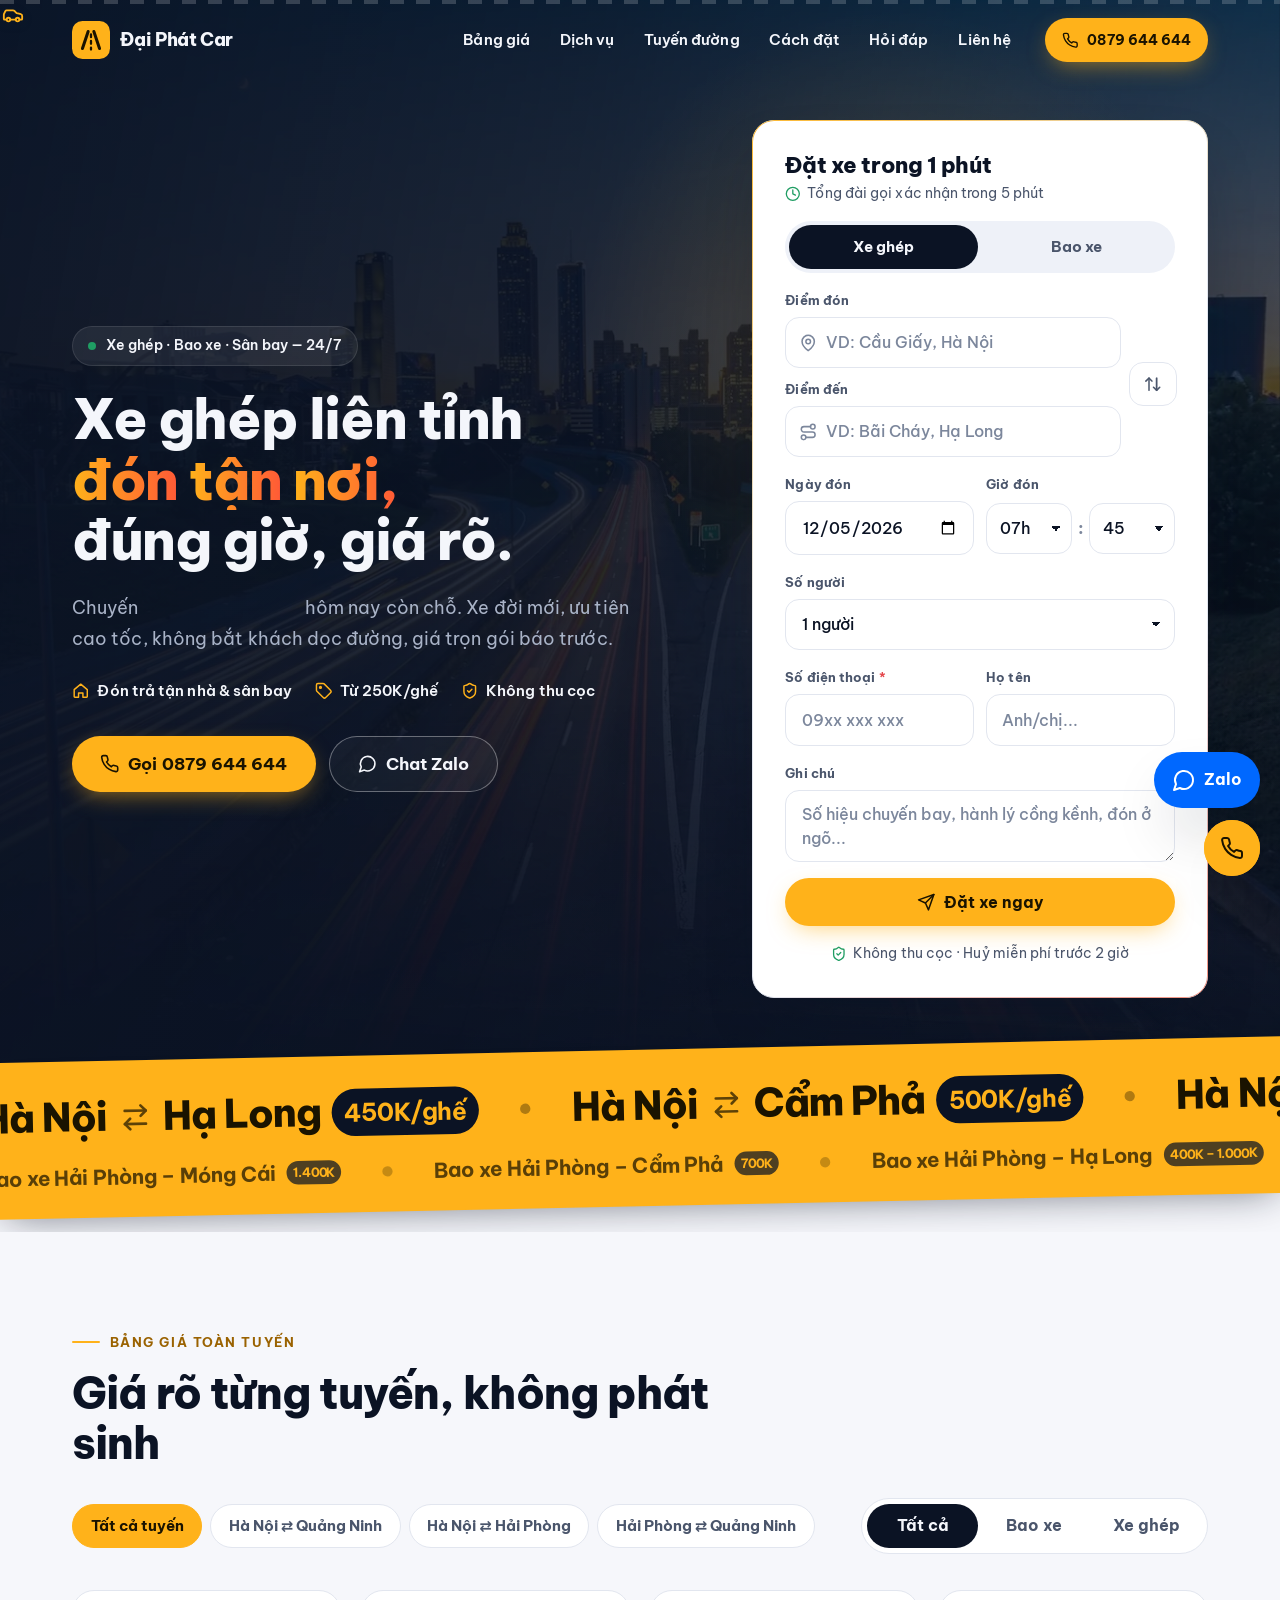
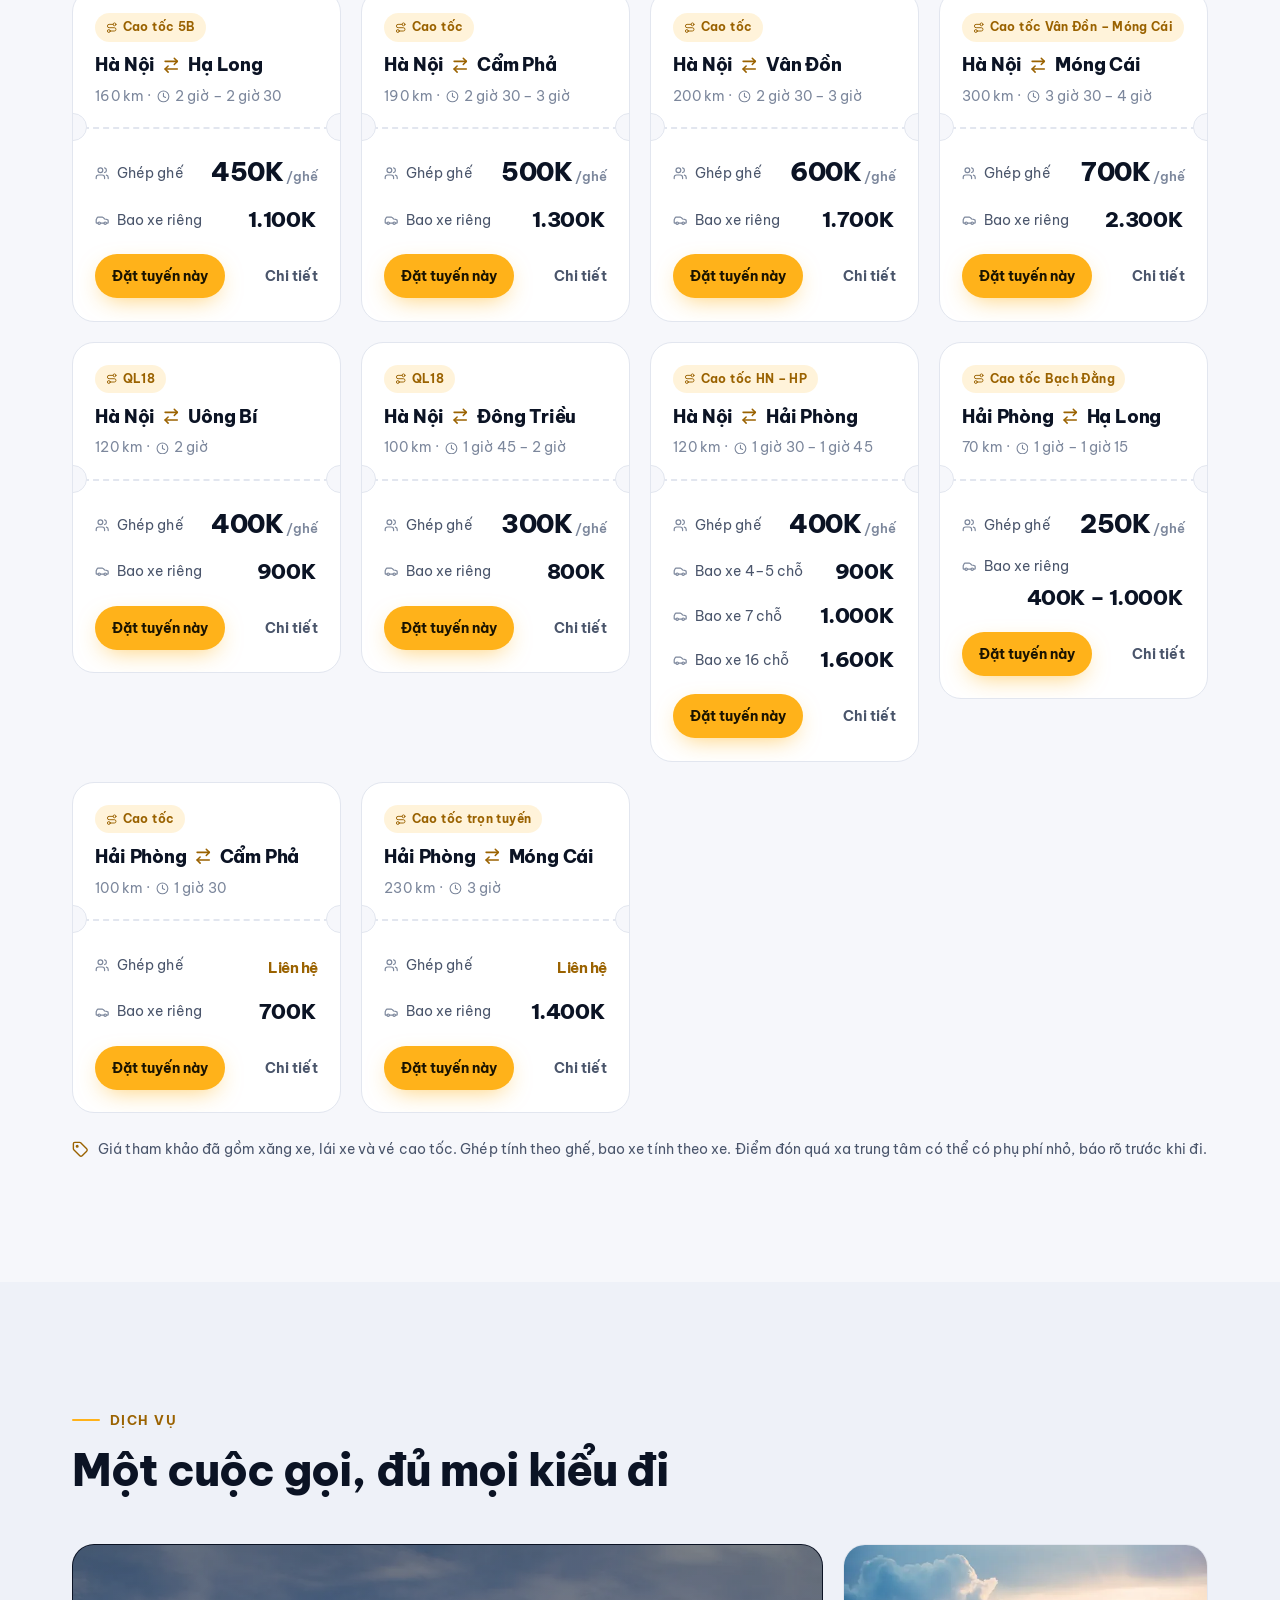
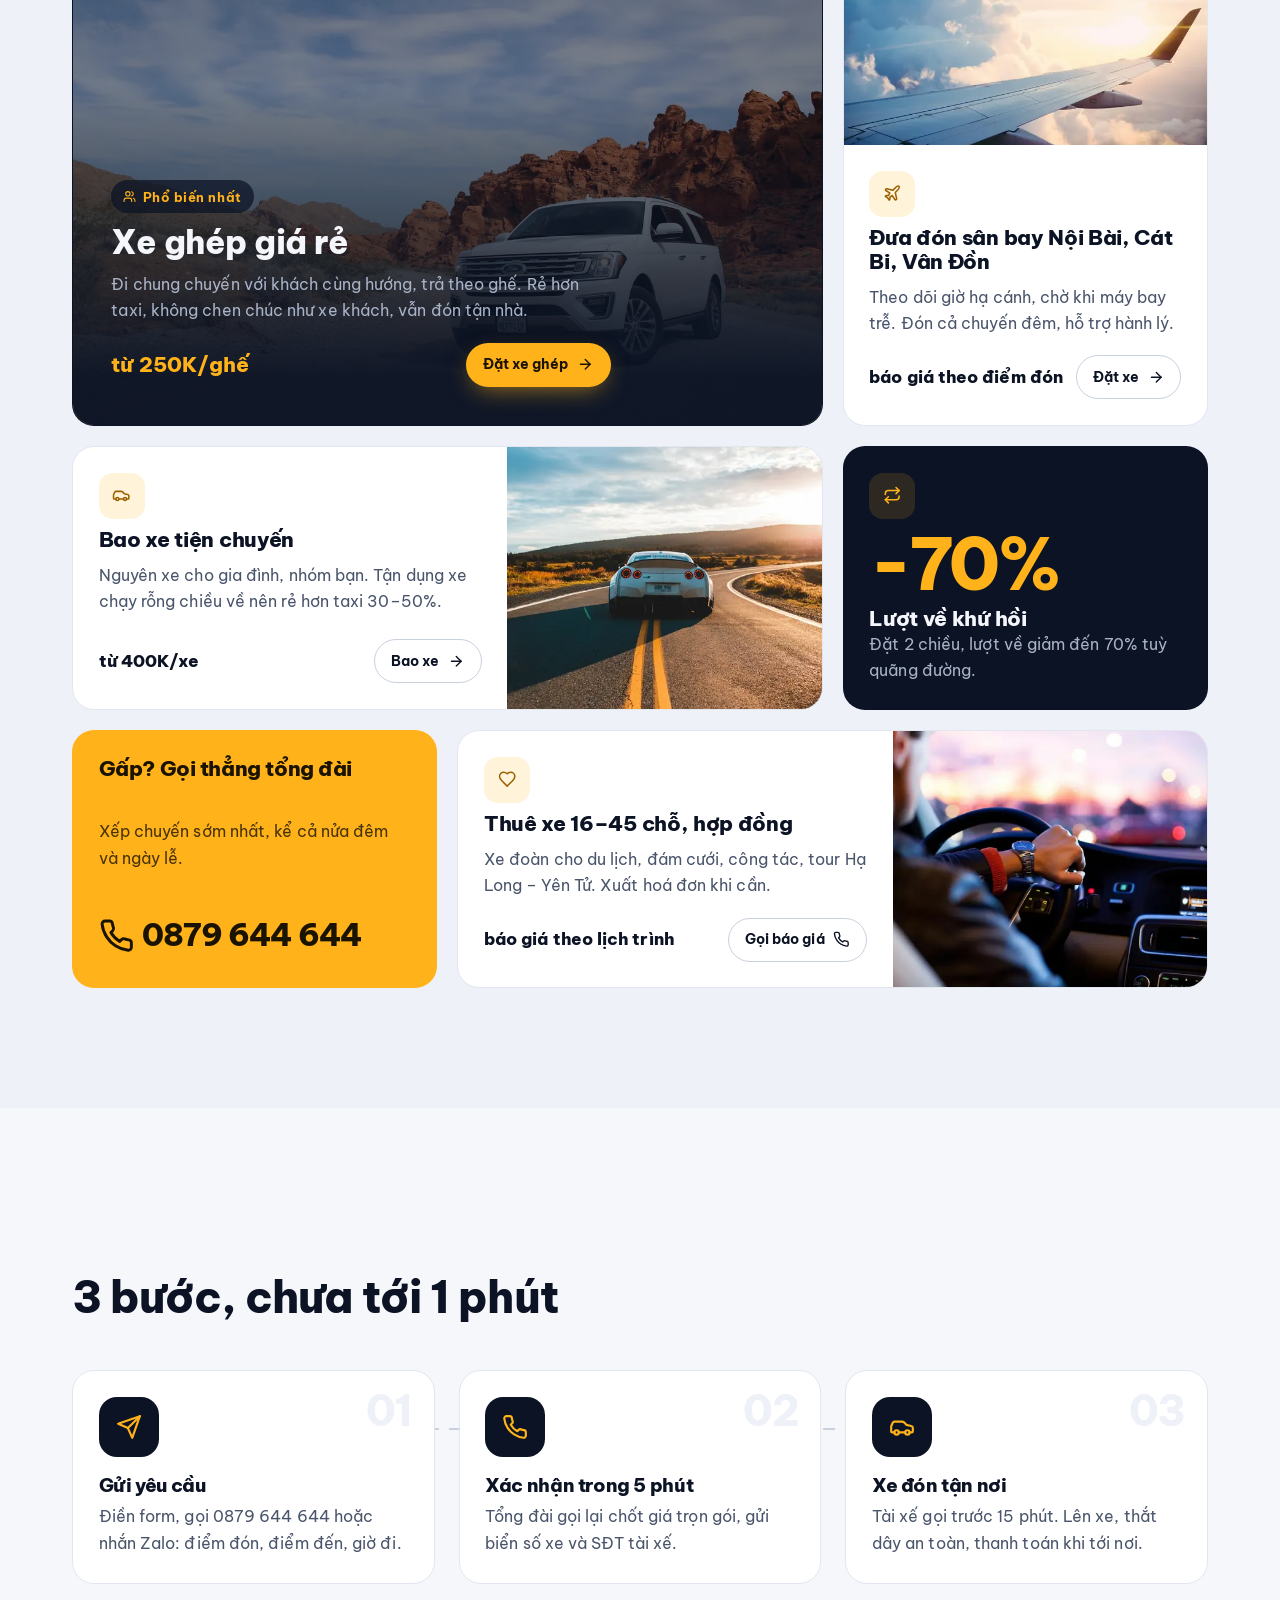
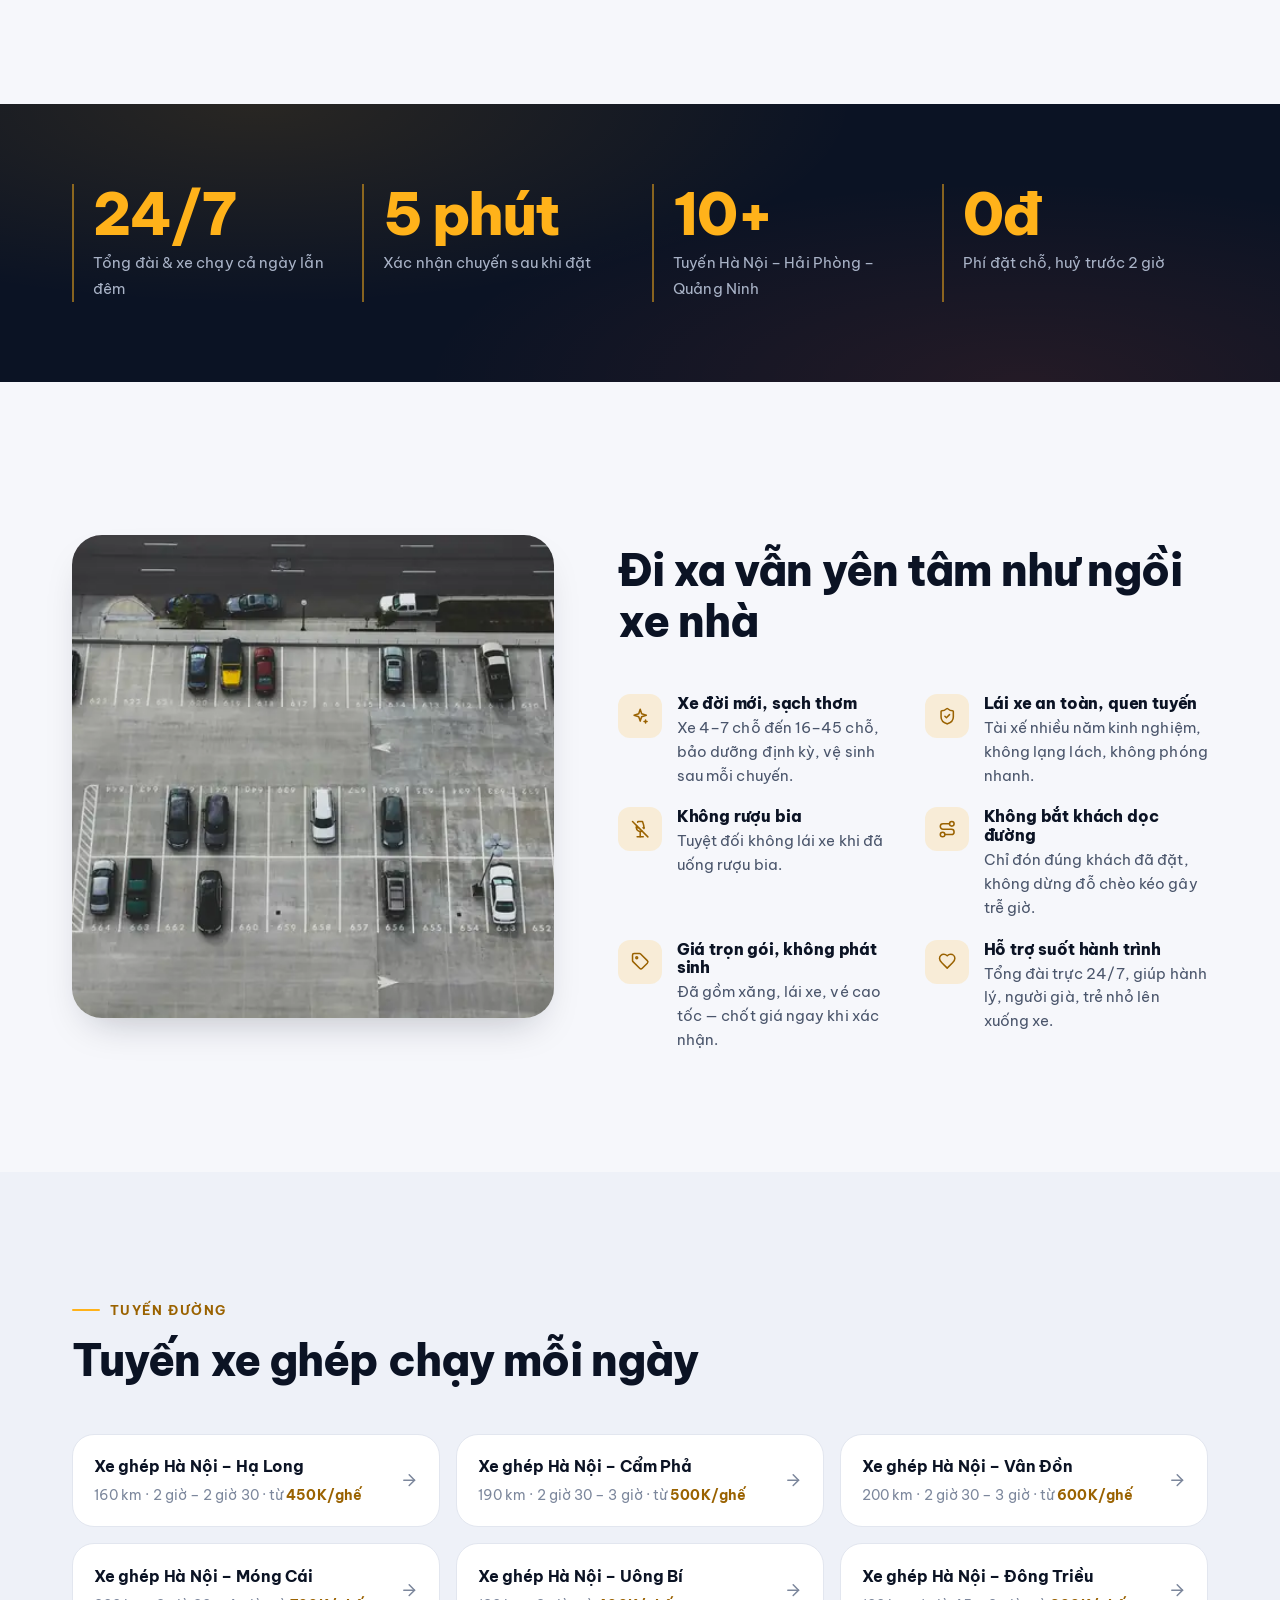
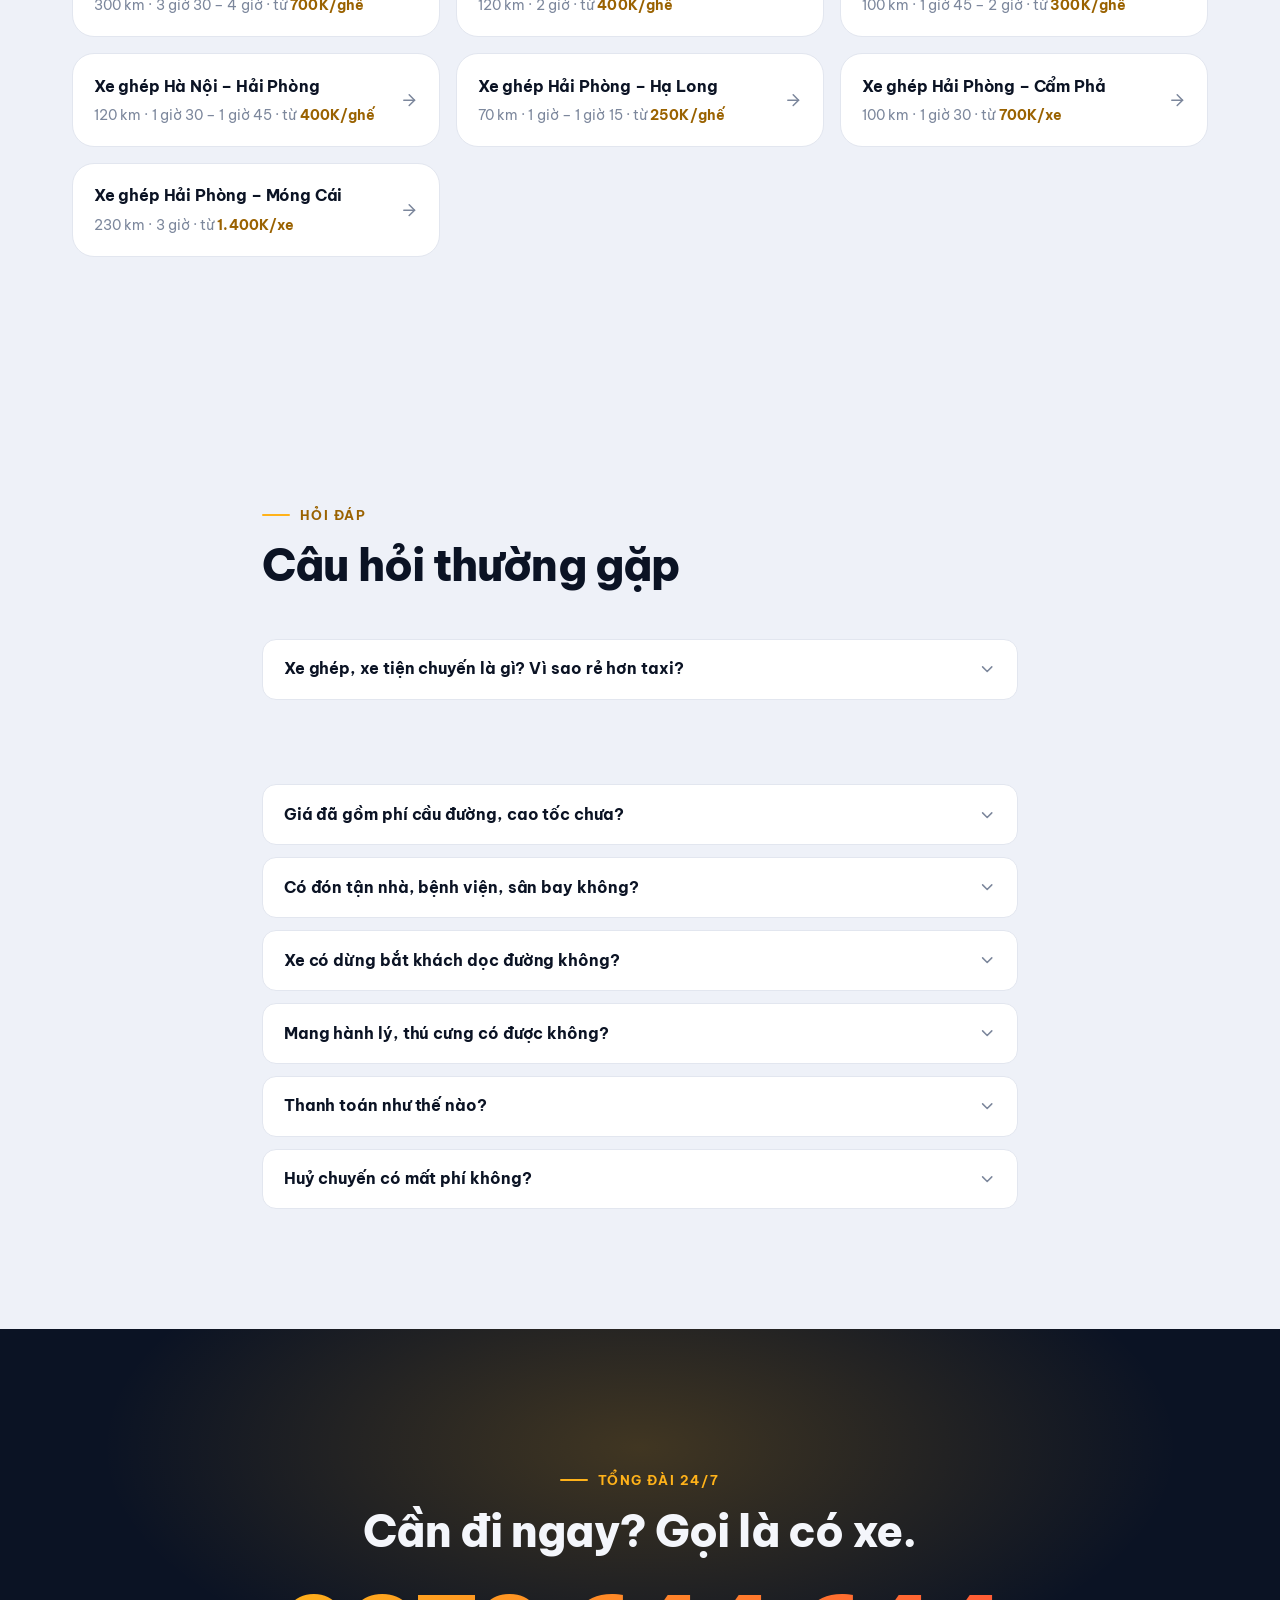
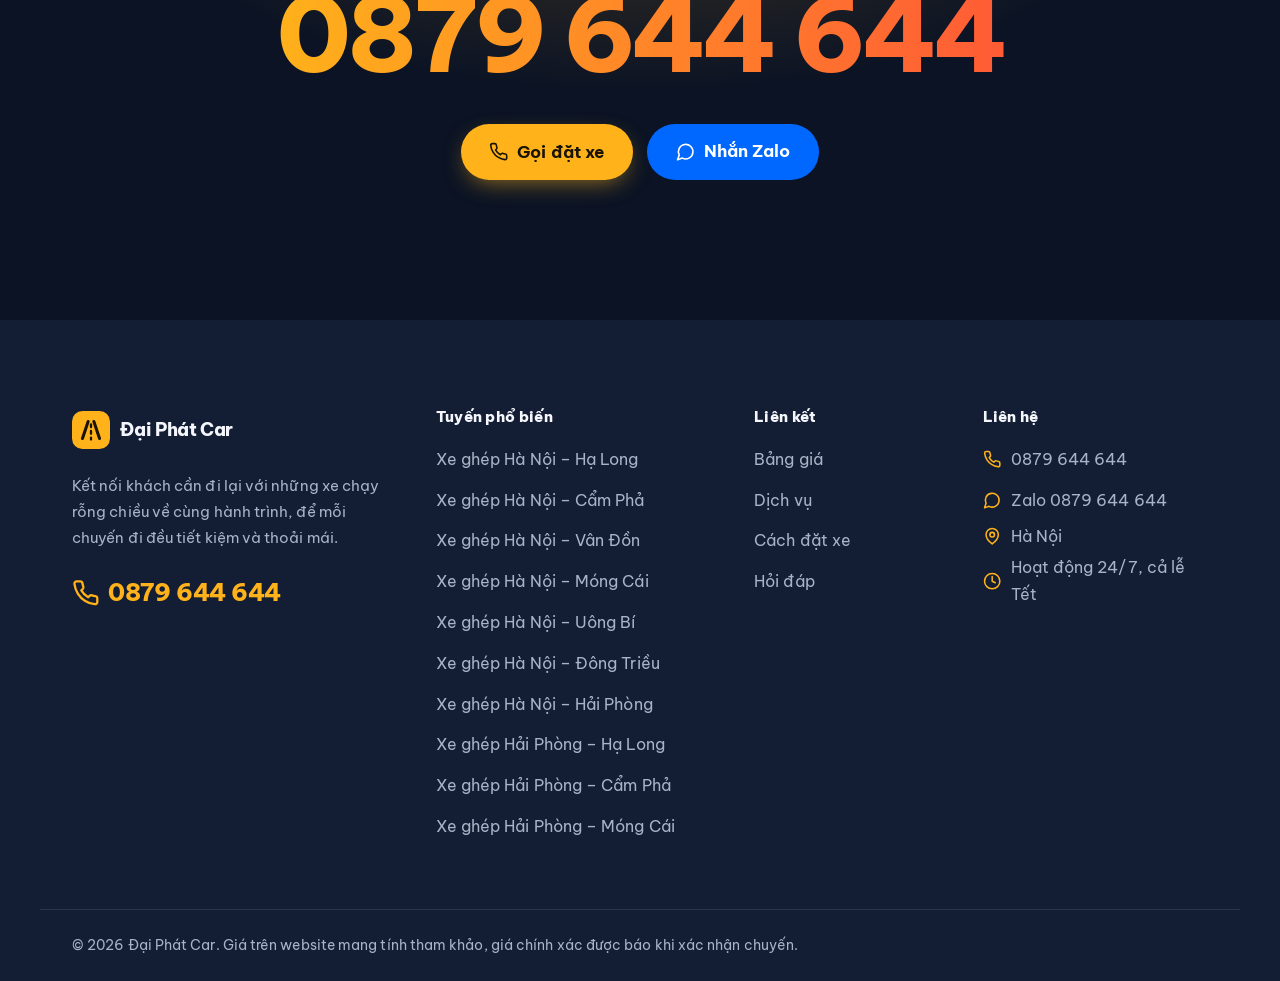
<file: index.html>
<!doctype html>
<html lang="vi" class="no-js">
<head>
<!-- Google tag (gtag.js) -->
<script async src="https://www.googletagmanager.com/gtag/js?id=AW-18516548044"></script>
<script>
 window.dataLayer = window.dataLayer || [];
 function gtag(){dataLayer.push(arguments);}
 gtag('js', new Date());
 gtag('config', 'AW-18516548044');
</script>
<meta charset="utf-8">
<script>document.documentElement.className="js"</script>
<meta name="viewport" content="width=device-width, initial-scale=1, viewport-fit=cover">
<title>Xe Ghép Hà Nội – Hải Phòng – Quảng Ninh | Đón Tận Nơi 24/7</title>
<meta name="description" content="Xe ghép, xe tiện chuyến Hà Nội – Hải Phòng – Hạ Long, Cẩm Phả, Móng Cái từ 250K/ghế. Đón tận nơi, sân bay Nội Bài, Cát Bi. Gọi 0879 644 644.">
<link rel="canonical" href="https://xequangninhvip.pro.vn/">
<meta name="robots" content="index, follow, max-image-preview:large, max-snippet:-1">
<meta name="theme-color" content="#0B1324">
<meta name="format-detection" content="telephone=no">
<meta name="geo.region" content="VN-HN">
<meta name="geo.placename" content="Hà Nội">
<meta name="geo.position" content="21.0278;105.8342">
<meta name="ICBM" content="21.0278, 105.8342">
<meta property="og:type" content="website">
<meta property="og:locale" content="vi_VN">
<meta property="og:site_name" content="Đại Phát Car">
<meta property="og:title" content="Xe Ghép Hà Nội – Hải Phòng – Quảng Ninh | Đón Tận Nơi 24/7">
<meta property="og:description" content="Xe ghép, xe tiện chuyến Hà Nội – Hải Phòng – Hạ Long, Cẩm Phả, Móng Cái từ 250K/ghế. Đón tận nơi, sân bay Nội Bài, Cát Bi. Gọi 0879 644 644.">
<meta property="og:url" content="https://xequangninhvip.pro.vn/">
<meta property="og:image" content="https://xequangninhvip.pro.vn/assets/img/og-cover.jpg">
<meta property="og:image:width" content="1200">
<meta property="og:image:height" content="630">
<meta name="twitter:card" content="summary_large_image">
<meta name="twitter:title" content="Xe Ghép Hà Nội – Hải Phòng – Quảng Ninh | Đón Tận Nơi 24/7">
<meta name="twitter:description" content="Xe ghép, xe tiện chuyến Hà Nội – Hải Phòng – Hạ Long, Cẩm Phả, Móng Cái từ 250K/ghế. Đón tận nơi, sân bay Nội Bài, Cát Bi. Gọi 0879 644 644.">
<meta name="twitter:image" content="https://xequangninhvip.pro.vn/assets/img/og-cover.jpg">
<link rel="icon" href="favicon.svg" type="image/svg+xml">
<link rel="apple-touch-icon" href="assets/img/apple-touch-icon.png">
<link rel="manifest" href="site.webmanifest">
<link rel="preconnect" href="https://fonts.googleapis.com">
<link rel="preconnect" href="https://fonts.gstatic.com" crossorigin>
<link rel="stylesheet" href="https://fonts.googleapis.com/css2?family=Be+Vietnam+Pro:wght@400;500;600;700;800&amp;display=swap">
<link rel="preload" as="image" href="assets/img/hero-cao-toc-dem-1920.webp" imagesrcset="assets/img/hero-cao-toc-dem-960.webp 960w, assets/img/hero-cao-toc-dem-1920.webp 1920w" imagesizes="100vw" fetchpriority="high">
<link rel="stylesheet" href="assets/css/styles.css">
<script type="application/ld+json">{"@context":"https://schema.org","@type":["LocalBusiness","TaxiService"],"@id":"https://xequangninhvip.pro.vn/#business","name":"Đại Phát Car","url":"https://xequangninhvip.pro.vn/","telephone":"+84879644644","image":"https://xequangninhvip.pro.vn/assets/img/og-cover.jpg","logo":"https://xequangninhvip.pro.vn/assets/img/apple-touch-icon.png","priceRange":"250.000₫ – 2.300.000₫","currenciesAccepted":"VND","paymentAccepted":"Tiền mặt, Chuyển khoản","address":{"@type":"PostalAddress","addressLocality":"Hà Nội","addressCountry":"VN"},"geo":{"@type":"GeoCoordinates","latitude":21.0278,"longitude":105.8342},"openingHoursSpecification":{"@type":"OpeningHoursSpecification","dayOfWeek":["Monday","Tuesday","Wednesday","Thursday","Friday","Saturday","Sunday"],"opens":"00:00","closes":"23:59"},"areaServed":["Cẩm Phả","Hà Nội","Hạ Long","Hải Phòng","Móng Cái","Uông Bí","Vân Đồn","Đông Triều"],"sameAs":["https://zalo.me/0879644644"],"hasOfferCatalog":{"@type":"OfferCatalog","name":"Bảng giá xe ghép, xe tiện chuyến","itemListElement":[{"@type":"Offer","name":"Xe ghép Hà Nội – Hạ Long","url":"https://xequangninhvip.pro.vn/tuyen/xe-ghep-ha-noi-ha-long.html","priceSpecification":{"@type":"UnitPriceSpecification","price":450000,"priceCurrency":"VND","unitText":"ghế"}},{"@type":"Offer","name":"Xe ghép Hà Nội – Cẩm Phả","url":"https://xequangninhvip.pro.vn/tuyen/xe-ghep-ha-noi-cam-pha.html","priceSpecification":{"@type":"UnitPriceSpecification","price":500000,"priceCurrency":"VND","unitText":"ghế"}},{"@type":"Offer","name":"Xe ghép Hà Nội – Vân Đồn","url":"https://xequangninhvip.pro.vn/tuyen/xe-ghep-ha-noi-van-don.html","priceSpecification":{"@type":"UnitPriceSpecification","price":600000,"priceCurrency":"VND","unitText":"ghế"}},{"@type":"Offer","name":"Xe ghép Hà Nội – Móng Cái","url":"https://xequangninhvip.pro.vn/tuyen/xe-ghep-ha-noi-mong-cai.html","priceSpecification":{"@type":"UnitPriceSpecification","price":700000,"priceCurrency":"VND","unitText":"ghế"}},{"@type":"Offer","name":"Xe ghép Hà Nội – Uông Bí","url":"https://xequangninhvip.pro.vn/tuyen/xe-ghep-ha-noi-uong-bi.html","priceSpecification":{"@type":"UnitPriceSpecification","price":400000,"priceCurrency":"VND","unitText":"ghế"}},{"@type":"Offer","name":"Xe ghép Hà Nội – Đông Triều","url":"https://xequangninhvip.pro.vn/tuyen/xe-ghep-ha-noi-dong-trieu.html","priceSpecification":{"@type":"UnitPriceSpecification","price":300000,"priceCurrency":"VND","unitText":"ghế"}},{"@type":"Offer","name":"Xe ghép Hà Nội – Hải Phòng","url":"https://xequangninhvip.pro.vn/tuyen/xe-ghep-ha-noi-hai-phong.html","priceSpecification":{"@type":"UnitPriceSpecification","price":400000,"priceCurrency":"VND","unitText":"ghế"}},{"@type":"Offer","name":"Xe ghép Hải Phòng – Hạ Long","url":"https://xequangninhvip.pro.vn/tuyen/xe-ghep-hai-phong-ha-long.html","priceSpecification":{"@type":"UnitPriceSpecification","price":250000,"priceCurrency":"VND","unitText":"ghế"}},{"@type":"Offer","name":"Xe ghép Hải Phòng – Cẩm Phả","url":"https://xequangninhvip.pro.vn/tuyen/xe-ghep-hai-phong-cam-pha.html","priceSpecification":{"@type":"UnitPriceSpecification","price":700000,"priceCurrency":"VND","unitText":"xe"}},{"@type":"Offer","name":"Xe ghép Hải Phòng – Móng Cái","url":"https://xequangninhvip.pro.vn/tuyen/xe-ghep-hai-phong-mong-cai.html","priceSpecification":{"@type":"UnitPriceSpecification","price":1400000,"priceCurrency":"VND","unitText":"xe"}}]}}</script><script type="application/ld+json">{"@context":"https://schema.org","@type":"WebSite","@id":"https://xequangninhvip.pro.vn/#website","url":"https://xequangninhvip.pro.vn/","name":"Đại Phát Car","inLanguage":"vi-VN","publisher":{"@id":"https://xequangninhvip.pro.vn/#business"}}</script><script type="application/ld+json">{"@context":"https://schema.org","@type":"FAQPage","mainEntity":[{"@type":"Question","name":"Xe ghép, xe tiện chuyến là gì? Vì sao rẻ hơn taxi?","acceptedAnswer":{"@type":"Answer","text":"Xe ghép là bạn đi chung xe với khách khác cùng hướng, trả tiền theo ghế. Xe tiện chuyến (bao xe) là thuê nguyên xe nhưng tận dụng xe chạy rỗng chiều về, nên rẻ hơn taxi 30–50% mà vẫn là xe riêng sạch sẽ."}},{"@type":"Question","name":"Cần đặt xe trước bao lâu?","acceptedAnswer":{"@type":"Answer","text":"Đi gấp chỉ cần gọi trước 15–30 phút là có thể xếp xe. Để chủ động giờ và có giá tốt, nên đặt trước 1–2 tiếng hoặc từ hôm trước; dịp lễ, Tết, cuối tuần nên đặt sớm hơn."}},{"@type":"Question","name":"Giá đã gồm phí cầu đường, cao tốc chưa?","acceptedAnswer":{"@type":"Answer","text":"Giá báo là giá trọn gói, đã gồm xăng xe, lái xe và vé cao tốc. Điểm đón quá xa trung tâm có thể có phụ phí nhỏ, được báo rõ trước khi đi."}},{"@type":"Question","name":"Có đón tận nhà, bệnh viện, sân bay không?","acceptedAnswer":{"@type":"Answer","text":"Có. Xe đón trả tận cửa nhà, chung cư, khách sạn, bệnh viện (Bạch Mai, Việt Đức, 108...) và các sân bay Nội Bài, Cát Bi, Vân Đồn."}},{"@type":"Question","name":"Xe có dừng bắt khách dọc đường không?","acceptedAnswer":{"@type":"Answer","text":"Không. Xe chỉ đón đúng những khách đã đặt trước theo danh sách, không dừng đỗ bắt khách gây trễ giờ."}},{"@type":"Question","name":"Mang hành lý, thú cưng có được không?","acceptedAnswer":{"@type":"Answer","text":"Mỗi khách đi ghép được mang 1 vali và 1 túi xách. Đồ cồng kềnh hoặc thú cưng vui lòng báo trước để xếp xe 7 chỗ hoặc bao xe."}},{"@type":"Question","name":"Thanh toán như thế nào?","acceptedAnswer":{"@type":"Answer","text":"Thanh toán tiền mặt hoặc chuyển khoản cho tài xế khi xuống xe. Không thu tiền cọc khi đặt chỗ."}},{"@type":"Question","name":"Huỷ chuyến có mất phí không?","acceptedAnswer":{"@type":"Answer","text":"Huỷ trước giờ đón 2 tiếng hoàn toàn miễn phí. Chỉ cần gọi hoặc nhắn Zalo cho tổng đài."}}]}</script>
</head>
<body class="page-home">
<a class="skip-link" href="#noi-dung">Bỏ qua tới nội dung</a>
<div class="road-progress" aria-hidden="true"><span class="road-progress__bar"></span><span class="road-progress__car"><svg class="ico" viewBox="0 0 24 24" fill="none" stroke="currentColor" stroke-width="2" stroke-linecap="round" stroke-linejoin="round" aria-hidden="true"><path d="M19 17h2c.6 0 1-.4 1-1v-3c0-.9-.7-1.7-1.5-1.9C18.7 10.6 16 10 16 10s-1.3-1.4-2.2-2.3c-.5-.4-1.1-.7-1.8-.7H5c-.6 0-1.1.4-1.4.9l-1.4 2.9A3.7 3.7 0 0 0 2 12v4c0 .6.4 1 1 1h2"/><circle cx="7" cy="17" r="2"/><path d="M9 17h6"/><circle cx="17" cy="17" r="2"/></svg></span></div>
<header class="site-header" data-header>
  <div class="container header-inner">
    <a class="brand" href="index.html" aria-label="Đại Phát Car – Trang chủ"><svg class="logo-mark" viewBox="0 0 40 40" aria-hidden="true"><rect width="40" height="40" rx="11" class="logo-bg"/><path d="M11 29 17 11M29 29 23 11" class="logo-road"/><path d="M20 14v3M20 21v3M20 28v2" class="logo-lane"/></svg><span>Đại Phát Car</span></a>
    <nav class="nav" id="site-nav" aria-label="Điều hướng chính"><ul><li><a href="#bang-gia">Bảng giá</a></li><li><a href="#dich-vu">Dịch vụ</a></li><li><a href="#tuyen-duong">Tuyến đường</a></li><li><a href="#quy-trinh">Cách đặt</a></li><li><a href="#hoi-dap">Hỏi đáp</a></li><li><a href="#lien-he">Liên hệ</a></li></ul></nav>
    <a class="btn btn-primary btn-sm header-call" href="tel:+84879644644" data-magnet><svg class="ico" viewBox="0 0 24 24" fill="none" stroke="currentColor" stroke-width="2" stroke-linecap="round" stroke-linejoin="round" aria-hidden="true"><path d="M22 16.92v3a2 2 0 0 1-2.18 2 19.79 19.79 0 0 1-8.63-3.07 19.5 19.5 0 0 1-6-6 19.79 19.79 0 0 1-3.07-8.67A2 2 0 0 1 4.11 2h3a2 2 0 0 1 2 1.72c.13.96.36 1.9.7 2.81a2 2 0 0 1-.45 2.11L8.09 9.91a16 16 0 0 0 6 6l1.27-1.27a2 2 0 0 1 2.11-.45c.91.34 1.85.57 2.81.7A2 2 0 0 1 22 16.92z"/></svg><span>0879 644 644</span></a>
    <button class="nav-toggle" type="button" aria-expanded="false" aria-controls="site-nav" aria-label="Mở menu"><svg class="ico ico-open" viewBox="0 0 24 24" fill="none" stroke="currentColor" stroke-width="2" stroke-linecap="round" stroke-linejoin="round" aria-hidden="true"><path d="M4 6h16M4 12h16M4 18h16"/></svg><svg class="ico ico-close" viewBox="0 0 24 24" fill="none" stroke="currentColor" stroke-width="2" stroke-linecap="round" stroke-linejoin="round" aria-hidden="true"><path d="M18 6 6 18M6 6l12 12"/></svg></button>
  </div>
</header>
<main id="noi-dung">
<section class="hero" aria-labelledby="hero-title">
  <div class="hero__media" aria-hidden="false">
    <img class="hero__img" data-parallax src="assets/img/hero-cao-toc-dem-1920.webp"
      srcset="assets/img/hero-cao-toc-dem-960.webp 960w, assets/img/hero-cao-toc-dem-1920.webp 1920w"
      sizes="100vw" width="1920" height="1239" alt="Đường cao tốc về đêm với vệt đèn xe – dịch vụ xe ghép liên tỉnh" fetchpriority="high" decoding="async">
    <div class="hero__shade"></div>
    <div class="streaks" aria-hidden="true"><span class="streak" style="--s:0"></span><span class="streak" style="--s:1"></span><span class="streak" style="--s:2"></span><span class="streak" style="--s:3"></span><span class="streak" style="--s:4"></span><span class="streak" style="--s:5"></span><span class="streak" style="--s:6"></span></div>
    <div class="hero__spot" aria-hidden="true"></div>
  </div>
  <div class="container hero-grid">
    <div class="hero__copy">
      <p class="pill" data-anim style="--d:0"><span class="pill__dot"></span>Xe ghép · Bao xe · Sân bay — 24/7</p>
      <h1 class="h1" id="hero-title"><span class="h1-word"><span style="--i:0">Xe</span></span> <span class="h1-word"><span style="--i:1">ghép</span></span> <span class="h1-word"><span style="--i:2">liên</span></span> <span class="h1-word"><span style="--i:3">tỉnh</span></span><br> <span class="h1-word h1-word--hl"><span style="--i:4">đón</span></span> <span class="h1-word h1-word--hl"><span style="--i:5">tận</span></span> <span class="h1-word h1-word--hl"><span style="--i:6">nơi,</span></span><br> <span class="h1-word"><span style="--i:7">đúng</span></span> <span class="h1-word"><span style="--i:8">giờ,</span></span> <span class="h1-word"><span style="--i:9">giá</span></span> <span class="h1-word"><span style="--i:10">rõ.</span></span></h1>
      <p class="hero__lead" data-anim style="--d:6">Chuyến <span class="rotator" data-rotate='[&quot;Hà Nội ⇄ Hạ Long&quot;, &quot;Hà Nội ⇄ Cẩm Phả&quot;, &quot;Hà Nội ⇄ Vân Đồn&quot;, &quot;Hà Nội ⇄ Móng Cái&quot;, &quot;Hà Nội ⇄ Uông Bí&quot;, &quot;Hà Nội ⇄ Đông Triều&quot;, &quot;Hà Nội ⇄ Hải Phòng&quot;, &quot;Hải Phòng ⇄ Hạ Long&quot;, &quot;Hải Phòng ⇄ Cẩm Phả&quot;, &quot;Hải Phòng ⇄ Móng Cái&quot;]'><span class="rotator__text">Hà Nội ⇄ Hạ Long</span></span>
        hôm nay còn chỗ. Xe đời mới, ưu tiên cao tốc, không bắt khách dọc đường, giá trọn gói báo trước.</p>
      <ul class="hero__points" data-anim style="--d:8">
        <li><svg class="ico" viewBox="0 0 24 24" fill="none" stroke="currentColor" stroke-width="2" stroke-linecap="round" stroke-linejoin="round" aria-hidden="true"><path d="M3 10.5 12 3l9 7.5V20a1 1 0 0 1-1 1h-5v-6H9v6H4a1 1 0 0 1-1-1z"/></svg>Đón trả tận nhà &amp; sân bay</li><li><svg class="ico" viewBox="0 0 24 24" fill="none" stroke="currentColor" stroke-width="2" stroke-linecap="round" stroke-linejoin="round" aria-hidden="true"><path d="M12.59 2.59A2 2 0 0 0 11.17 2H4a2 2 0 0 0-2 2v7.17a2 2 0 0 0 .59 1.42l8.7 8.7a2.43 2.43 0 0 0 3.42 0l6.58-6.58a2.43 2.43 0 0 0 0-3.42z"/><circle cx="7.5" cy="7.5" r="1.2"/></svg>Từ 250K/ghế</li><li><svg class="ico" viewBox="0 0 24 24" fill="none" stroke="currentColor" stroke-width="2" stroke-linecap="round" stroke-linejoin="round" aria-hidden="true"><path d="M20 13c0 5-3.5 7.5-7.66 8.95a1 1 0 0 1-.67-.01C7.5 20.5 4 18 4 13V6a1 1 0 0 1 1-1c2 0 4.5-1.2 6.24-2.72a1.17 1.17 0 0 1 1.52 0C14.51 3.81 17 5 19 5a1 1 0 0 1 1 1z"/><path d="m9 12 2 2 4-4"/></svg>Không thu cọc</li></ul>
      <div class="hero__ctas" data-anim style="--d:10">
        <a class="btn btn-primary btn-lg" href="tel:+84879644644" data-magnet><svg class="ico" viewBox="0 0 24 24" fill="none" stroke="currentColor" stroke-width="2" stroke-linecap="round" stroke-linejoin="round" aria-hidden="true"><path d="M22 16.92v3a2 2 0 0 1-2.18 2 19.79 19.79 0 0 1-8.63-3.07 19.5 19.5 0 0 1-6-6 19.79 19.79 0 0 1-3.07-8.67A2 2 0 0 1 4.11 2h3a2 2 0 0 1 2 1.72c.13.96.36 1.9.7 2.81a2 2 0 0 1-.45 2.11L8.09 9.91a16 16 0 0 0 6 6l1.27-1.27a2 2 0 0 1 2.11-.45c.91.34 1.85.57 2.81.7A2 2 0 0 1 22 16.92z"/></svg><span>Gọi 0879 644 644</span></a>
        <a class="btn btn-ghost btn-lg" href="https://zalo.me/0879644644" target="_blank" rel="noopener"><svg class="ico" viewBox="0 0 24 24" fill="none" stroke="currentColor" stroke-width="2" stroke-linecap="round" stroke-linejoin="round" aria-hidden="true"><path d="M7.9 20A9 9 0 1 0 4 16.1L2 22z"/></svg><span>Chat Zalo</span></a>
      </div>
    </div>
    <div class="hero__form" id="dat-xe" data-anim style="--d:4"><form class="booking card" id="booking-form" novalidate aria-labelledby="booking-title">
  <div class="booking__head">
    <h2 class="booking__title" id="booking-title">Đặt xe trong 1 phút</h2>
    <p class="booking__sub"><svg class="ico" viewBox="0 0 24 24" fill="none" stroke="currentColor" stroke-width="2" stroke-linecap="round" stroke-linejoin="round" aria-hidden="true"><circle cx="12" cy="12" r="10"/><path d="M12 6v6l4 2"/></svg> Tổng đài gọi xác nhận trong 5 phút</p>
  </div>
  <fieldset class="seg" aria-label="Hình thức đi"><label class="seg__opt"><input type="radio" name="loai" value="Xe ghép" checked><span>Xe ghép</span></label><label class="seg__opt"><input type="radio" name="loai" value="Bao xe"><span>Bao xe</span></label></fieldset>
  <div class="route-fields">
    <div class="field"><label for="f-from">Điểm đón</label>
      <div class="field__icon"><svg class="ico" viewBox="0 0 24 24" fill="none" stroke="currentColor" stroke-width="2" stroke-linecap="round" stroke-linejoin="round" aria-hidden="true"><path d="M20 10c0 6-8 12-8 12s-8-6-8-12a8 8 0 0 1 16 0Z"/><circle cx="12" cy="10" r="3"/></svg><input id="f-from" name="diem_don" list="dl-places" placeholder="VD: Cầu Giấy, Hà Nội" value="" required autocomplete="address-level2"></div></div>
    <button class="swap" type="button" data-swap aria-label="Đổi chiều điểm đón và điểm đến"><svg class="ico" viewBox="0 0 24 24" fill="none" stroke="currentColor" stroke-width="2" stroke-linecap="round" stroke-linejoin="round" aria-hidden="true"><path d="m16 3 4 4-4 4"/><path d="M20 7H4"/><path d="m8 21-4-4 4-4"/><path d="M4 17h16"/></svg></button>
    <div class="field"><label for="f-to">Điểm đến</label>
      <div class="field__icon"><svg class="ico" viewBox="0 0 24 24" fill="none" stroke="currentColor" stroke-width="2" stroke-linecap="round" stroke-linejoin="round" aria-hidden="true"><circle cx="6" cy="19" r="3"/><path d="M9 19h8.5a3.5 3.5 0 0 0 0-7h-11a3.5 3.5 0 0 1 0-7H15"/><circle cx="18" cy="5" r="3"/></svg><input id="f-to" name="diem_den" list="dl-places" placeholder="VD: Bãi Cháy, Hạ Long" value="" required></div></div>
  </div>
  <datalist id="dl-places"><option value="Cẩm Phả"><option value="Hà Nội"><option value="Hạ Long"><option value="Hải Phòng"><option value="Móng Cái"><option value="Uông Bí"><option value="Vân Đồn"><option value="Đông Triều"></datalist>
  <div class="grid-2">
    <div class="field"><label for="f-date">Ngày đón</label>
      <input id="f-date" name="ngay_don" type="date" required></div>
    <div class="field"><label for="f-hour">Giờ đón</label>
      <div class="time-pick">
        <select id="f-hour" name="gio" aria-label="Giờ"><option value="00">00h</option><option value="01">01h</option><option value="02">02h</option><option value="03">03h</option><option value="04">04h</option><option value="05">05h</option><option value="06">06h</option><option value="07">07h</option><option value="08">08h</option><option value="09">09h</option><option value="10">10h</option><option value="11">11h</option><option value="12">12h</option><option value="13">13h</option><option value="14">14h</option><option value="15">15h</option><option value="16">16h</option><option value="17">17h</option><option value="18">18h</option><option value="19">19h</option><option value="20">20h</option><option value="21">21h</option><option value="22">22h</option><option value="23">23h</option></select><span aria-hidden="true">:</span>
        <select id="f-min" name="phut" aria-label="Phút"><option value="00">00</option><option value="05">05</option><option value="10">10</option><option value="15">15</option><option value="20">20</option><option value="25">25</option><option value="30">30</option><option value="35">35</option><option value="40">40</option><option value="45">45</option><option value="50">50</option><option value="55">55</option></select></div></div>
  </div>
  <div class="grid-2">
    <div class="field"><label for="f-seats" data-seat-label>Số người</label>
      <select id="f-seats" name="so_nguoi"><option value="1">1 người</option><option value="2">2 người</option><option value="3">3 người</option><option value="4">4 người</option><option value="5">5 người</option><option value="6">6 người</option><option value="7">7 người</option></select></div>
    <div class="field field--car" data-car-field hidden><label for="f-car">Loại xe</label>
      <select id="f-car" name="loai_xe"><option>Xe 4–5 chỗ</option><option>Xe 7 chỗ</option><option>Xe 16 chỗ</option><option>Xe 29 chỗ</option><option>Xe 45 chỗ</option></select></div>
  </div>
  <div class="grid-2">
    <div class="field"><label for="f-phone">Số điện thoại <abbr title="bắt buộc">*</abbr></label>
      <input id="f-phone" name="sdt" type="tel" inputmode="tel" placeholder="09xx xxx xxx" required autocomplete="tel"></div>
    <div class="field"><label for="f-name">Họ tên</label>
      <input id="f-name" name="ho_ten" placeholder="Anh/chị..." autocomplete="name"></div>
  </div>
  <div class="field"><label for="f-note">Ghi chú</label>
    <textarea id="f-note" name="ghi_chu" rows="2" placeholder="Số hiệu chuyến bay, hành lý cồng kềnh, đón ở ngõ..."></textarea></div>
  <input class="hp" name="website" tabindex="-1" autocomplete="off" aria-hidden="true">
  <p class="estimate" data-estimate aria-live="polite"></p>
  <p class="form-error" data-form-error role="alert"></p>
  <button class="btn btn-primary btn-block" type="submit"><svg class="ico" viewBox="0 0 24 24" fill="none" stroke="currentColor" stroke-width="2" stroke-linecap="round" stroke-linejoin="round" aria-hidden="true"><path d="m22 2-7 20-4-9-9-4Z"/><path d="M22 2 11 13"/></svg><span>Đặt xe ngay</span></button>
  <p class="booking__foot"><svg class="ico" viewBox="0 0 24 24" fill="none" stroke="currentColor" stroke-width="2" stroke-linecap="round" stroke-linejoin="round" aria-hidden="true"><path d="M20 13c0 5-3.5 7.5-7.66 8.95a1 1 0 0 1-.67-.01C7.5 20.5 4 18 4 13V6a1 1 0 0 1 1-1c2 0 4.5-1.2 6.24-2.72a1.17 1.17 0 0 1 1.52 0C14.51 3.81 17 5 19 5a1 1 0 0 1 1 1z"/><path d="m9 12 2 2 4-4"/></svg> Không thu cọc · Huỷ miễn phí trước 2 giờ</p>
</form></div>
  </div>
</section>

<div class="marquee-clip"><section class="marquee" aria-label="Các tuyến và giá xe ghép">
  <ul class="marquee-track"><li><span>Hà Nội</span><svg class="ico" viewBox="0 0 24 24" fill="none" stroke="currentColor" stroke-width="2" stroke-linecap="round" stroke-linejoin="round" aria-hidden="true"><path d="m16 3 4 4-4 4"/><path d="M20 7H4"/><path d="m8 21-4-4 4-4"/><path d="M4 17h16"/></svg><span>Hạ Long</span><b>450K/ghế</b></li><li><span>Hà Nội</span><svg class="ico" viewBox="0 0 24 24" fill="none" stroke="currentColor" stroke-width="2" stroke-linecap="round" stroke-linejoin="round" aria-hidden="true"><path d="m16 3 4 4-4 4"/><path d="M20 7H4"/><path d="m8 21-4-4 4-4"/><path d="M4 17h16"/></svg><span>Cẩm Phả</span><b>500K/ghế</b></li><li><span>Hà Nội</span><svg class="ico" viewBox="0 0 24 24" fill="none" stroke="currentColor" stroke-width="2" stroke-linecap="round" stroke-linejoin="round" aria-hidden="true"><path d="m16 3 4 4-4 4"/><path d="M20 7H4"/><path d="m8 21-4-4 4-4"/><path d="M4 17h16"/></svg><span>Vân Đồn</span><b>600K/ghế</b></li><li><span>Hà Nội</span><svg class="ico" viewBox="0 0 24 24" fill="none" stroke="currentColor" stroke-width="2" stroke-linecap="round" stroke-linejoin="round" aria-hidden="true"><path d="m16 3 4 4-4 4"/><path d="M20 7H4"/><path d="m8 21-4-4 4-4"/><path d="M4 17h16"/></svg><span>Móng Cái</span><b>700K/ghế</b></li><li><span>Hà Nội</span><svg class="ico" viewBox="0 0 24 24" fill="none" stroke="currentColor" stroke-width="2" stroke-linecap="round" stroke-linejoin="round" aria-hidden="true"><path d="m16 3 4 4-4 4"/><path d="M20 7H4"/><path d="m8 21-4-4 4-4"/><path d="M4 17h16"/></svg><span>Uông Bí</span><b>400K/ghế</b></li><li><span>Hà Nội</span><svg class="ico" viewBox="0 0 24 24" fill="none" stroke="currentColor" stroke-width="2" stroke-linecap="round" stroke-linejoin="round" aria-hidden="true"><path d="m16 3 4 4-4 4"/><path d="M20 7H4"/><path d="m8 21-4-4 4-4"/><path d="M4 17h16"/></svg><span>Đông Triều</span><b>300K/ghế</b></li><li><span>Hà Nội</span><svg class="ico" viewBox="0 0 24 24" fill="none" stroke="currentColor" stroke-width="2" stroke-linecap="round" stroke-linejoin="round" aria-hidden="true"><path d="m16 3 4 4-4 4"/><path d="M20 7H4"/><path d="m8 21-4-4 4-4"/><path d="M4 17h16"/></svg><span>Hải Phòng</span><b>400K/ghế</b></li><li><span>Hải Phòng</span><svg class="ico" viewBox="0 0 24 24" fill="none" stroke="currentColor" stroke-width="2" stroke-linecap="round" stroke-linejoin="round" aria-hidden="true"><path d="m16 3 4 4-4 4"/><path d="M20 7H4"/><path d="m8 21-4-4 4-4"/><path d="M4 17h16"/></svg><span>Hạ Long</span><b>250K/ghế</b></li><li><span>Hải Phòng</span><svg class="ico" viewBox="0 0 24 24" fill="none" stroke="currentColor" stroke-width="2" stroke-linecap="round" stroke-linejoin="round" aria-hidden="true"><path d="m16 3 4 4-4 4"/><path d="M20 7H4"/><path d="m8 21-4-4 4-4"/><path d="M4 17h16"/></svg><span>Cẩm Phả</span><b>700K/xe</b></li><li><span>Hải Phòng</span><svg class="ico" viewBox="0 0 24 24" fill="none" stroke="currentColor" stroke-width="2" stroke-linecap="round" stroke-linejoin="round" aria-hidden="true"><path d="m16 3 4 4-4 4"/><path d="M20 7H4"/><path d="m8 21-4-4 4-4"/><path d="M4 17h16"/></svg><span>Móng Cái</span><b>1.400K/xe</b></li><li aria-hidden="true"><span>Hà Nội</span><svg class="ico" viewBox="0 0 24 24" fill="none" stroke="currentColor" stroke-width="2" stroke-linecap="round" stroke-linejoin="round" aria-hidden="true"><path d="m16 3 4 4-4 4"/><path d="M20 7H4"/><path d="m8 21-4-4 4-4"/><path d="M4 17h16"/></svg><span>Hạ Long</span><b>450K/ghế</b></li><li aria-hidden="true"><span>Hà Nội</span><svg class="ico" viewBox="0 0 24 24" fill="none" stroke="currentColor" stroke-width="2" stroke-linecap="round" stroke-linejoin="round" aria-hidden="true"><path d="m16 3 4 4-4 4"/><path d="M20 7H4"/><path d="m8 21-4-4 4-4"/><path d="M4 17h16"/></svg><span>Cẩm Phả</span><b>500K/ghế</b></li><li aria-hidden="true"><span>Hà Nội</span><svg class="ico" viewBox="0 0 24 24" fill="none" stroke="currentColor" stroke-width="2" stroke-linecap="round" stroke-linejoin="round" aria-hidden="true"><path d="m16 3 4 4-4 4"/><path d="M20 7H4"/><path d="m8 21-4-4 4-4"/><path d="M4 17h16"/></svg><span>Vân Đồn</span><b>600K/ghế</b></li><li aria-hidden="true"><span>Hà Nội</span><svg class="ico" viewBox="0 0 24 24" fill="none" stroke="currentColor" stroke-width="2" stroke-linecap="round" stroke-linejoin="round" aria-hidden="true"><path d="m16 3 4 4-4 4"/><path d="M20 7H4"/><path d="m8 21-4-4 4-4"/><path d="M4 17h16"/></svg><span>Móng Cái</span><b>700K/ghế</b></li><li aria-hidden="true"><span>Hà Nội</span><svg class="ico" viewBox="0 0 24 24" fill="none" stroke="currentColor" stroke-width="2" stroke-linecap="round" stroke-linejoin="round" aria-hidden="true"><path d="m16 3 4 4-4 4"/><path d="M20 7H4"/><path d="m8 21-4-4 4-4"/><path d="M4 17h16"/></svg><span>Uông Bí</span><b>400K/ghế</b></li><li aria-hidden="true"><span>Hà Nội</span><svg class="ico" viewBox="0 0 24 24" fill="none" stroke="currentColor" stroke-width="2" stroke-linecap="round" stroke-linejoin="round" aria-hidden="true"><path d="m16 3 4 4-4 4"/><path d="M20 7H4"/><path d="m8 21-4-4 4-4"/><path d="M4 17h16"/></svg><span>Đông Triều</span><b>300K/ghế</b></li><li aria-hidden="true"><span>Hà Nội</span><svg class="ico" viewBox="0 0 24 24" fill="none" stroke="currentColor" stroke-width="2" stroke-linecap="round" stroke-linejoin="round" aria-hidden="true"><path d="m16 3 4 4-4 4"/><path d="M20 7H4"/><path d="m8 21-4-4 4-4"/><path d="M4 17h16"/></svg><span>Hải Phòng</span><b>400K/ghế</b></li><li aria-hidden="true"><span>Hải Phòng</span><svg class="ico" viewBox="0 0 24 24" fill="none" stroke="currentColor" stroke-width="2" stroke-linecap="round" stroke-linejoin="round" aria-hidden="true"><path d="m16 3 4 4-4 4"/><path d="M20 7H4"/><path d="m8 21-4-4 4-4"/><path d="M4 17h16"/></svg><span>Hạ Long</span><b>250K/ghế</b></li><li aria-hidden="true"><span>Hải Phòng</span><svg class="ico" viewBox="0 0 24 24" fill="none" stroke="currentColor" stroke-width="2" stroke-linecap="round" stroke-linejoin="round" aria-hidden="true"><path d="m16 3 4 4-4 4"/><path d="M20 7H4"/><path d="m8 21-4-4 4-4"/><path d="M4 17h16"/></svg><span>Cẩm Phả</span><b>700K/xe</b></li><li aria-hidden="true"><span>Hải Phòng</span><svg class="ico" viewBox="0 0 24 24" fill="none" stroke="currentColor" stroke-width="2" stroke-linecap="round" stroke-linejoin="round" aria-hidden="true"><path d="m16 3 4 4-4 4"/><path d="M20 7H4"/><path d="m8 21-4-4 4-4"/><path d="M4 17h16"/></svg><span>Móng Cái</span><b>1.400K/xe</b></li></ul>
  <ul class="marquee-track marquee-track--rev" aria-hidden="true"><li><span>Bao xe Hải Phòng – Móng Cái</span><b>1.400K</b></li><li><span>Bao xe Hải Phòng – Cẩm Phả</span><b>700K</b></li><li><span>Bao xe Hải Phòng – Hạ Long</span><b>400K – 1.000K</b></li><li><span>Bao xe Hà Nội – Hải Phòng</span><b>900K</b></li><li><span>Bao xe Hà Nội – Đông Triều</span><b>800K</b></li><li><span>Bao xe Hà Nội – Uông Bí</span><b>900K</b></li><li><span>Bao xe Hà Nội – Móng Cái</span><b>2.300K</b></li><li><span>Bao xe Hà Nội – Vân Đồn</span><b>1.700K</b></li><li><span>Bao xe Hà Nội – Cẩm Phả</span><b>1.300K</b></li><li><span>Bao xe Hà Nội – Hạ Long</span><b>1.100K</b></li><li><span>Bao xe Hải Phòng – Móng Cái</span><b>1.400K</b></li><li><span>Bao xe Hải Phòng – Cẩm Phả</span><b>700K</b></li><li><span>Bao xe Hải Phòng – Hạ Long</span><b>400K – 1.000K</b></li><li><span>Bao xe Hà Nội – Hải Phòng</span><b>900K</b></li><li><span>Bao xe Hà Nội – Đông Triều</span><b>800K</b></li><li><span>Bao xe Hà Nội – Uông Bí</span><b>900K</b></li><li><span>Bao xe Hà Nội – Móng Cái</span><b>2.300K</b></li><li><span>Bao xe Hà Nội – Vân Đồn</span><b>1.700K</b></li><li><span>Bao xe Hà Nội – Cẩm Phả</span><b>1.300K</b></li><li><span>Bao xe Hà Nội – Hạ Long</span><b>1.100K</b></li></ul>
</section></div>

<section class="section" id="bang-gia" aria-labelledby="price-title">
  <div class="container">
    <p class="eyebrow" data-reveal>Bảng giá toàn tuyến</p>
    <h2 class="h2" id="price-title" data-float>Giá rõ từng tuyến, không phát sinh</h2>
    <div class="filters" data-reveal>
      <div class="chips" role="group" aria-label="Lọc theo tuyến">
        <button class="chip" type="button" data-filter-group="all" aria-pressed="true">Tất cả tuyến</button><button class="chip" type="button" data-filter-group="hn-qn" aria-pressed="false">Hà Nội ⇄ Quảng Ninh</button><button class="chip" type="button" data-filter-group="hn-hp" aria-pressed="false">Hà Nội ⇄ Hải Phòng</button><button class="chip" type="button" data-filter-group="hp-qn" aria-pressed="false">Hải Phòng ⇄ Quảng Ninh</button>
      </div>
      <div class="tabs tabs--3" role="group" aria-label="Lọc theo loại chuyến">
        <button class="tab" type="button" data-filter-kind="all" aria-pressed="true">Tất cả</button>
        <button class="tab" type="button" data-filter-kind="bao" aria-pressed="false">Bao xe</button>
        <button class="tab" type="button" data-filter-kind="ghep" aria-pressed="false">Xe ghép</button>
        <span class="tabs__ink" aria-hidden="true"></span>
      </div>
    </div>
    <div class="ticket-grid" id="ticket-grid" aria-live="polite"><article class="ticket card" data-spotlight data-group="hn-qn">
  <div class="ticket__main">
    <span class="ticket__road"><svg class="ico" viewBox="0 0 24 24" fill="none" stroke="currentColor" stroke-width="2" stroke-linecap="round" stroke-linejoin="round" aria-hidden="true"><circle cx="6" cy="19" r="3"/><path d="M9 19h8.5a3.5 3.5 0 0 0 0-7h-11a3.5 3.5 0 0 1 0-7H15"/><circle cx="18" cy="5" r="3"/></svg>Cao tốc 5B</span>
    <p class="ticket__route"><span>Hà Nội</span><svg class="ico" viewBox="0 0 24 24" fill="none" stroke="currentColor" stroke-width="2" stroke-linecap="round" stroke-linejoin="round" aria-hidden="true"><path d="m16 3 4 4-4 4"/><path d="M20 7H4"/><path d="m8 21-4-4 4-4"/><path d="M4 17h16"/></svg><span>Hạ Long</span></p>
    <p class="ticket__meta">160 km · <svg class="ico" viewBox="0 0 24 24" fill="none" stroke="currentColor" stroke-width="2" stroke-linecap="round" stroke-linejoin="round" aria-hidden="true"><circle cx="12" cy="12" r="10"/><path d="M12 6v6l4 2"/></svg>2 giờ – 2 giờ 30</p>
  </div>
  <div class="ticket__stub">
    <ul class="ticket__prices"><li data-kind="ghep"><span><svg class="ico" viewBox="0 0 24 24" fill="none" stroke="currentColor" stroke-width="2" stroke-linecap="round" stroke-linejoin="round" aria-hidden="true"><path d="M16 21v-2a4 4 0 0 0-4-4H6a4 4 0 0 0-4 4v2"/><circle cx="9" cy="7" r="4"/><path d="M22 21v-2a4 4 0 0 0-3-3.87"/><path d="M16 3.13a4 4 0 0 1 0 7.75"/></svg>Ghép ghế</span><b>450K<small>/ghế</small></b></li><li data-kind="bao"><span><svg class="ico" viewBox="0 0 24 24" fill="none" stroke="currentColor" stroke-width="2" stroke-linecap="round" stroke-linejoin="round" aria-hidden="true"><path d="M19 17h2c.6 0 1-.4 1-1v-3c0-.9-.7-1.7-1.5-1.9C18.7 10.6 16 10 16 10s-1.3-1.4-2.2-2.3c-.5-.4-1.1-.7-1.8-.7H5c-.6 0-1.1.4-1.4.9l-1.4 2.9A3.7 3.7 0 0 0 2 12v4c0 .6.4 1 1 1h2"/><circle cx="7" cy="17" r="2"/><path d="M9 17h6"/><circle cx="17" cy="17" r="2"/></svg>Bao xe riêng</span><b>1.100K<small></small></b></li></ul>
    <div class="ticket__actions">
      <button class="btn btn-primary btn-sm" type="button" data-book data-from="Hà Nội" data-to="Hạ Long" data-kind="Xe ghép">Đặt tuyến này</button>
      <a class="ticket__more link" href="tuyen/xe-ghep-ha-noi-ha-long.html" aria-label="Chi tiết tuyến Hà Nội – Hạ Long">Chi tiết</a>
    </div>
  </div>
</article><article class="ticket card" data-spotlight data-group="hn-qn">
  <div class="ticket__main">
    <span class="ticket__road"><svg class="ico" viewBox="0 0 24 24" fill="none" stroke="currentColor" stroke-width="2" stroke-linecap="round" stroke-linejoin="round" aria-hidden="true"><circle cx="6" cy="19" r="3"/><path d="M9 19h8.5a3.5 3.5 0 0 0 0-7h-11a3.5 3.5 0 0 1 0-7H15"/><circle cx="18" cy="5" r="3"/></svg>Cao tốc</span>
    <p class="ticket__route"><span>Hà Nội</span><svg class="ico" viewBox="0 0 24 24" fill="none" stroke="currentColor" stroke-width="2" stroke-linecap="round" stroke-linejoin="round" aria-hidden="true"><path d="m16 3 4 4-4 4"/><path d="M20 7H4"/><path d="m8 21-4-4 4-4"/><path d="M4 17h16"/></svg><span>Cẩm Phả</span></p>
    <p class="ticket__meta">190 km · <svg class="ico" viewBox="0 0 24 24" fill="none" stroke="currentColor" stroke-width="2" stroke-linecap="round" stroke-linejoin="round" aria-hidden="true"><circle cx="12" cy="12" r="10"/><path d="M12 6v6l4 2"/></svg>2 giờ 30 – 3 giờ</p>
  </div>
  <div class="ticket__stub">
    <ul class="ticket__prices"><li data-kind="ghep"><span><svg class="ico" viewBox="0 0 24 24" fill="none" stroke="currentColor" stroke-width="2" stroke-linecap="round" stroke-linejoin="round" aria-hidden="true"><path d="M16 21v-2a4 4 0 0 0-4-4H6a4 4 0 0 0-4 4v2"/><circle cx="9" cy="7" r="4"/><path d="M22 21v-2a4 4 0 0 0-3-3.87"/><path d="M16 3.13a4 4 0 0 1 0 7.75"/></svg>Ghép ghế</span><b>500K<small>/ghế</small></b></li><li data-kind="bao"><span><svg class="ico" viewBox="0 0 24 24" fill="none" stroke="currentColor" stroke-width="2" stroke-linecap="round" stroke-linejoin="round" aria-hidden="true"><path d="M19 17h2c.6 0 1-.4 1-1v-3c0-.9-.7-1.7-1.5-1.9C18.7 10.6 16 10 16 10s-1.3-1.4-2.2-2.3c-.5-.4-1.1-.7-1.8-.7H5c-.6 0-1.1.4-1.4.9l-1.4 2.9A3.7 3.7 0 0 0 2 12v4c0 .6.4 1 1 1h2"/><circle cx="7" cy="17" r="2"/><path d="M9 17h6"/><circle cx="17" cy="17" r="2"/></svg>Bao xe riêng</span><b>1.300K<small></small></b></li></ul>
    <div class="ticket__actions">
      <button class="btn btn-primary btn-sm" type="button" data-book data-from="Hà Nội" data-to="Cẩm Phả" data-kind="Xe ghép">Đặt tuyến này</button>
      <a class="ticket__more link" href="tuyen/xe-ghep-ha-noi-cam-pha.html" aria-label="Chi tiết tuyến Hà Nội – Cẩm Phả">Chi tiết</a>
    </div>
  </div>
</article><article class="ticket card" data-spotlight data-group="hn-qn">
  <div class="ticket__main">
    <span class="ticket__road"><svg class="ico" viewBox="0 0 24 24" fill="none" stroke="currentColor" stroke-width="2" stroke-linecap="round" stroke-linejoin="round" aria-hidden="true"><circle cx="6" cy="19" r="3"/><path d="M9 19h8.5a3.5 3.5 0 0 0 0-7h-11a3.5 3.5 0 0 1 0-7H15"/><circle cx="18" cy="5" r="3"/></svg>Cao tốc</span>
    <p class="ticket__route"><span>Hà Nội</span><svg class="ico" viewBox="0 0 24 24" fill="none" stroke="currentColor" stroke-width="2" stroke-linecap="round" stroke-linejoin="round" aria-hidden="true"><path d="m16 3 4 4-4 4"/><path d="M20 7H4"/><path d="m8 21-4-4 4-4"/><path d="M4 17h16"/></svg><span>Vân Đồn</span></p>
    <p class="ticket__meta">200 km · <svg class="ico" viewBox="0 0 24 24" fill="none" stroke="currentColor" stroke-width="2" stroke-linecap="round" stroke-linejoin="round" aria-hidden="true"><circle cx="12" cy="12" r="10"/><path d="M12 6v6l4 2"/></svg>2 giờ 30 – 3 giờ</p>
  </div>
  <div class="ticket__stub">
    <ul class="ticket__prices"><li data-kind="ghep"><span><svg class="ico" viewBox="0 0 24 24" fill="none" stroke="currentColor" stroke-width="2" stroke-linecap="round" stroke-linejoin="round" aria-hidden="true"><path d="M16 21v-2a4 4 0 0 0-4-4H6a4 4 0 0 0-4 4v2"/><circle cx="9" cy="7" r="4"/><path d="M22 21v-2a4 4 0 0 0-3-3.87"/><path d="M16 3.13a4 4 0 0 1 0 7.75"/></svg>Ghép ghế</span><b>600K<small>/ghế</small></b></li><li data-kind="bao"><span><svg class="ico" viewBox="0 0 24 24" fill="none" stroke="currentColor" stroke-width="2" stroke-linecap="round" stroke-linejoin="round" aria-hidden="true"><path d="M19 17h2c.6 0 1-.4 1-1v-3c0-.9-.7-1.7-1.5-1.9C18.7 10.6 16 10 16 10s-1.3-1.4-2.2-2.3c-.5-.4-1.1-.7-1.8-.7H5c-.6 0-1.1.4-1.4.9l-1.4 2.9A3.7 3.7 0 0 0 2 12v4c0 .6.4 1 1 1h2"/><circle cx="7" cy="17" r="2"/><path d="M9 17h6"/><circle cx="17" cy="17" r="2"/></svg>Bao xe riêng</span><b>1.700K<small></small></b></li></ul>
    <div class="ticket__actions">
      <button class="btn btn-primary btn-sm" type="button" data-book data-from="Hà Nội" data-to="Vân Đồn" data-kind="Xe ghép">Đặt tuyến này</button>
      <a class="ticket__more link" href="tuyen/xe-ghep-ha-noi-van-don.html" aria-label="Chi tiết tuyến Hà Nội – Vân Đồn">Chi tiết</a>
    </div>
  </div>
</article><article class="ticket card" data-spotlight data-group="hn-qn">
  <div class="ticket__main">
    <span class="ticket__road"><svg class="ico" viewBox="0 0 24 24" fill="none" stroke="currentColor" stroke-width="2" stroke-linecap="round" stroke-linejoin="round" aria-hidden="true"><circle cx="6" cy="19" r="3"/><path d="M9 19h8.5a3.5 3.5 0 0 0 0-7h-11a3.5 3.5 0 0 1 0-7H15"/><circle cx="18" cy="5" r="3"/></svg>Cao tốc Vân Đồn – Móng Cái</span>
    <p class="ticket__route"><span>Hà Nội</span><svg class="ico" viewBox="0 0 24 24" fill="none" stroke="currentColor" stroke-width="2" stroke-linecap="round" stroke-linejoin="round" aria-hidden="true"><path d="m16 3 4 4-4 4"/><path d="M20 7H4"/><path d="m8 21-4-4 4-4"/><path d="M4 17h16"/></svg><span>Móng Cái</span></p>
    <p class="ticket__meta">300 km · <svg class="ico" viewBox="0 0 24 24" fill="none" stroke="currentColor" stroke-width="2" stroke-linecap="round" stroke-linejoin="round" aria-hidden="true"><circle cx="12" cy="12" r="10"/><path d="M12 6v6l4 2"/></svg>3 giờ 30 – 4 giờ</p>
  </div>
  <div class="ticket__stub">
    <ul class="ticket__prices"><li data-kind="ghep"><span><svg class="ico" viewBox="0 0 24 24" fill="none" stroke="currentColor" stroke-width="2" stroke-linecap="round" stroke-linejoin="round" aria-hidden="true"><path d="M16 21v-2a4 4 0 0 0-4-4H6a4 4 0 0 0-4 4v2"/><circle cx="9" cy="7" r="4"/><path d="M22 21v-2a4 4 0 0 0-3-3.87"/><path d="M16 3.13a4 4 0 0 1 0 7.75"/></svg>Ghép ghế</span><b>700K<small>/ghế</small></b></li><li data-kind="bao"><span><svg class="ico" viewBox="0 0 24 24" fill="none" stroke="currentColor" stroke-width="2" stroke-linecap="round" stroke-linejoin="round" aria-hidden="true"><path d="M19 17h2c.6 0 1-.4 1-1v-3c0-.9-.7-1.7-1.5-1.9C18.7 10.6 16 10 16 10s-1.3-1.4-2.2-2.3c-.5-.4-1.1-.7-1.8-.7H5c-.6 0-1.1.4-1.4.9l-1.4 2.9A3.7 3.7 0 0 0 2 12v4c0 .6.4 1 1 1h2"/><circle cx="7" cy="17" r="2"/><path d="M9 17h6"/><circle cx="17" cy="17" r="2"/></svg>Bao xe riêng</span><b>2.300K<small></small></b></li></ul>
    <div class="ticket__actions">
      <button class="btn btn-primary btn-sm" type="button" data-book data-from="Hà Nội" data-to="Móng Cái" data-kind="Xe ghép">Đặt tuyến này</button>
      <a class="ticket__more link" href="tuyen/xe-ghep-ha-noi-mong-cai.html" aria-label="Chi tiết tuyến Hà Nội – Móng Cái">Chi tiết</a>
    </div>
  </div>
</article><article class="ticket card" data-spotlight data-group="hn-qn">
  <div class="ticket__main">
    <span class="ticket__road"><svg class="ico" viewBox="0 0 24 24" fill="none" stroke="currentColor" stroke-width="2" stroke-linecap="round" stroke-linejoin="round" aria-hidden="true"><circle cx="6" cy="19" r="3"/><path d="M9 19h8.5a3.5 3.5 0 0 0 0-7h-11a3.5 3.5 0 0 1 0-7H15"/><circle cx="18" cy="5" r="3"/></svg>QL18</span>
    <p class="ticket__route"><span>Hà Nội</span><svg class="ico" viewBox="0 0 24 24" fill="none" stroke="currentColor" stroke-width="2" stroke-linecap="round" stroke-linejoin="round" aria-hidden="true"><path d="m16 3 4 4-4 4"/><path d="M20 7H4"/><path d="m8 21-4-4 4-4"/><path d="M4 17h16"/></svg><span>Uông Bí</span></p>
    <p class="ticket__meta">120 km · <svg class="ico" viewBox="0 0 24 24" fill="none" stroke="currentColor" stroke-width="2" stroke-linecap="round" stroke-linejoin="round" aria-hidden="true"><circle cx="12" cy="12" r="10"/><path d="M12 6v6l4 2"/></svg>2 giờ</p>
  </div>
  <div class="ticket__stub">
    <ul class="ticket__prices"><li data-kind="ghep"><span><svg class="ico" viewBox="0 0 24 24" fill="none" stroke="currentColor" stroke-width="2" stroke-linecap="round" stroke-linejoin="round" aria-hidden="true"><path d="M16 21v-2a4 4 0 0 0-4-4H6a4 4 0 0 0-4 4v2"/><circle cx="9" cy="7" r="4"/><path d="M22 21v-2a4 4 0 0 0-3-3.87"/><path d="M16 3.13a4 4 0 0 1 0 7.75"/></svg>Ghép ghế</span><b>400K<small>/ghế</small></b></li><li data-kind="bao"><span><svg class="ico" viewBox="0 0 24 24" fill="none" stroke="currentColor" stroke-width="2" stroke-linecap="round" stroke-linejoin="round" aria-hidden="true"><path d="M19 17h2c.6 0 1-.4 1-1v-3c0-.9-.7-1.7-1.5-1.9C18.7 10.6 16 10 16 10s-1.3-1.4-2.2-2.3c-.5-.4-1.1-.7-1.8-.7H5c-.6 0-1.1.4-1.4.9l-1.4 2.9A3.7 3.7 0 0 0 2 12v4c0 .6.4 1 1 1h2"/><circle cx="7" cy="17" r="2"/><path d="M9 17h6"/><circle cx="17" cy="17" r="2"/></svg>Bao xe riêng</span><b>900K<small></small></b></li></ul>
    <div class="ticket__actions">
      <button class="btn btn-primary btn-sm" type="button" data-book data-from="Hà Nội" data-to="Uông Bí" data-kind="Xe ghép">Đặt tuyến này</button>
      <a class="ticket__more link" href="tuyen/xe-ghep-ha-noi-uong-bi.html" aria-label="Chi tiết tuyến Hà Nội – Uông Bí">Chi tiết</a>
    </div>
  </div>
</article><article class="ticket card" data-spotlight data-group="hn-qn">
  <div class="ticket__main">
    <span class="ticket__road"><svg class="ico" viewBox="0 0 24 24" fill="none" stroke="currentColor" stroke-width="2" stroke-linecap="round" stroke-linejoin="round" aria-hidden="true"><circle cx="6" cy="19" r="3"/><path d="M9 19h8.5a3.5 3.5 0 0 0 0-7h-11a3.5 3.5 0 0 1 0-7H15"/><circle cx="18" cy="5" r="3"/></svg>QL18</span>
    <p class="ticket__route"><span>Hà Nội</span><svg class="ico" viewBox="0 0 24 24" fill="none" stroke="currentColor" stroke-width="2" stroke-linecap="round" stroke-linejoin="round" aria-hidden="true"><path d="m16 3 4 4-4 4"/><path d="M20 7H4"/><path d="m8 21-4-4 4-4"/><path d="M4 17h16"/></svg><span>Đông Triều</span></p>
    <p class="ticket__meta">100 km · <svg class="ico" viewBox="0 0 24 24" fill="none" stroke="currentColor" stroke-width="2" stroke-linecap="round" stroke-linejoin="round" aria-hidden="true"><circle cx="12" cy="12" r="10"/><path d="M12 6v6l4 2"/></svg>1 giờ 45 – 2 giờ</p>
  </div>
  <div class="ticket__stub">
    <ul class="ticket__prices"><li data-kind="ghep"><span><svg class="ico" viewBox="0 0 24 24" fill="none" stroke="currentColor" stroke-width="2" stroke-linecap="round" stroke-linejoin="round" aria-hidden="true"><path d="M16 21v-2a4 4 0 0 0-4-4H6a4 4 0 0 0-4 4v2"/><circle cx="9" cy="7" r="4"/><path d="M22 21v-2a4 4 0 0 0-3-3.87"/><path d="M16 3.13a4 4 0 0 1 0 7.75"/></svg>Ghép ghế</span><b>300K<small>/ghế</small></b></li><li data-kind="bao"><span><svg class="ico" viewBox="0 0 24 24" fill="none" stroke="currentColor" stroke-width="2" stroke-linecap="round" stroke-linejoin="round" aria-hidden="true"><path d="M19 17h2c.6 0 1-.4 1-1v-3c0-.9-.7-1.7-1.5-1.9C18.7 10.6 16 10 16 10s-1.3-1.4-2.2-2.3c-.5-.4-1.1-.7-1.8-.7H5c-.6 0-1.1.4-1.4.9l-1.4 2.9A3.7 3.7 0 0 0 2 12v4c0 .6.4 1 1 1h2"/><circle cx="7" cy="17" r="2"/><path d="M9 17h6"/><circle cx="17" cy="17" r="2"/></svg>Bao xe riêng</span><b>800K<small></small></b></li></ul>
    <div class="ticket__actions">
      <button class="btn btn-primary btn-sm" type="button" data-book data-from="Hà Nội" data-to="Đông Triều" data-kind="Xe ghép">Đặt tuyến này</button>
      <a class="ticket__more link" href="tuyen/xe-ghep-ha-noi-dong-trieu.html" aria-label="Chi tiết tuyến Hà Nội – Đông Triều">Chi tiết</a>
    </div>
  </div>
</article><article class="ticket card" data-spotlight data-group="hn-hp">
  <div class="ticket__main">
    <span class="ticket__road"><svg class="ico" viewBox="0 0 24 24" fill="none" stroke="currentColor" stroke-width="2" stroke-linecap="round" stroke-linejoin="round" aria-hidden="true"><circle cx="6" cy="19" r="3"/><path d="M9 19h8.5a3.5 3.5 0 0 0 0-7h-11a3.5 3.5 0 0 1 0-7H15"/><circle cx="18" cy="5" r="3"/></svg>Cao tốc HN – HP</span>
    <p class="ticket__route"><span>Hà Nội</span><svg class="ico" viewBox="0 0 24 24" fill="none" stroke="currentColor" stroke-width="2" stroke-linecap="round" stroke-linejoin="round" aria-hidden="true"><path d="m16 3 4 4-4 4"/><path d="M20 7H4"/><path d="m8 21-4-4 4-4"/><path d="M4 17h16"/></svg><span>Hải Phòng</span></p>
    <p class="ticket__meta">120 km · <svg class="ico" viewBox="0 0 24 24" fill="none" stroke="currentColor" stroke-width="2" stroke-linecap="round" stroke-linejoin="round" aria-hidden="true"><circle cx="12" cy="12" r="10"/><path d="M12 6v6l4 2"/></svg>1 giờ 30 – 1 giờ 45</p>
  </div>
  <div class="ticket__stub">
    <ul class="ticket__prices"><li data-kind="ghep"><span><svg class="ico" viewBox="0 0 24 24" fill="none" stroke="currentColor" stroke-width="2" stroke-linecap="round" stroke-linejoin="round" aria-hidden="true"><path d="M16 21v-2a4 4 0 0 0-4-4H6a4 4 0 0 0-4 4v2"/><circle cx="9" cy="7" r="4"/><path d="M22 21v-2a4 4 0 0 0-3-3.87"/><path d="M16 3.13a4 4 0 0 1 0 7.75"/></svg>Ghép ghế</span><b>400K<small>/ghế</small></b></li><li data-kind="bao"><span><svg class="ico" viewBox="0 0 24 24" fill="none" stroke="currentColor" stroke-width="2" stroke-linecap="round" stroke-linejoin="round" aria-hidden="true"><path d="M19 17h2c.6 0 1-.4 1-1v-3c0-.9-.7-1.7-1.5-1.9C18.7 10.6 16 10 16 10s-1.3-1.4-2.2-2.3c-.5-.4-1.1-.7-1.8-.7H5c-.6 0-1.1.4-1.4.9l-1.4 2.9A3.7 3.7 0 0 0 2 12v4c0 .6.4 1 1 1h2"/><circle cx="7" cy="17" r="2"/><path d="M9 17h6"/><circle cx="17" cy="17" r="2"/></svg>Bao xe 4–5 chỗ</span><b>900K<small></small></b></li><li data-kind="bao"><span><svg class="ico" viewBox="0 0 24 24" fill="none" stroke="currentColor" stroke-width="2" stroke-linecap="round" stroke-linejoin="round" aria-hidden="true"><path d="M19 17h2c.6 0 1-.4 1-1v-3c0-.9-.7-1.7-1.5-1.9C18.7 10.6 16 10 16 10s-1.3-1.4-2.2-2.3c-.5-.4-1.1-.7-1.8-.7H5c-.6 0-1.1.4-1.4.9l-1.4 2.9A3.7 3.7 0 0 0 2 12v4c0 .6.4 1 1 1h2"/><circle cx="7" cy="17" r="2"/><path d="M9 17h6"/><circle cx="17" cy="17" r="2"/></svg>Bao xe 7 chỗ</span><b>1.000K<small></small></b></li><li data-kind="bao"><span><svg class="ico" viewBox="0 0 24 24" fill="none" stroke="currentColor" stroke-width="2" stroke-linecap="round" stroke-linejoin="round" aria-hidden="true"><path d="M19 17h2c.6 0 1-.4 1-1v-3c0-.9-.7-1.7-1.5-1.9C18.7 10.6 16 10 16 10s-1.3-1.4-2.2-2.3c-.5-.4-1.1-.7-1.8-.7H5c-.6 0-1.1.4-1.4.9l-1.4 2.9A3.7 3.7 0 0 0 2 12v4c0 .6.4 1 1 1h2"/><circle cx="7" cy="17" r="2"/><path d="M9 17h6"/><circle cx="17" cy="17" r="2"/></svg>Bao xe 16 chỗ</span><b>1.600K<small></small></b></li></ul>
    <div class="ticket__actions">
      <button class="btn btn-primary btn-sm" type="button" data-book data-from="Hà Nội" data-to="Hải Phòng" data-kind="Xe ghép">Đặt tuyến này</button>
      <a class="ticket__more link" href="tuyen/xe-ghep-ha-noi-hai-phong.html" aria-label="Chi tiết tuyến Hà Nội – Hải Phòng">Chi tiết</a>
    </div>
  </div>
</article><article class="ticket card" data-spotlight data-group="hp-qn">
  <div class="ticket__main">
    <span class="ticket__road"><svg class="ico" viewBox="0 0 24 24" fill="none" stroke="currentColor" stroke-width="2" stroke-linecap="round" stroke-linejoin="round" aria-hidden="true"><circle cx="6" cy="19" r="3"/><path d="M9 19h8.5a3.5 3.5 0 0 0 0-7h-11a3.5 3.5 0 0 1 0-7H15"/><circle cx="18" cy="5" r="3"/></svg>Cao tốc Bạch Đằng</span>
    <p class="ticket__route"><span>Hải Phòng</span><svg class="ico" viewBox="0 0 24 24" fill="none" stroke="currentColor" stroke-width="2" stroke-linecap="round" stroke-linejoin="round" aria-hidden="true"><path d="m16 3 4 4-4 4"/><path d="M20 7H4"/><path d="m8 21-4-4 4-4"/><path d="M4 17h16"/></svg><span>Hạ Long</span></p>
    <p class="ticket__meta">70 km · <svg class="ico" viewBox="0 0 24 24" fill="none" stroke="currentColor" stroke-width="2" stroke-linecap="round" stroke-linejoin="round" aria-hidden="true"><circle cx="12" cy="12" r="10"/><path d="M12 6v6l4 2"/></svg>1 giờ – 1 giờ 15</p>
  </div>
  <div class="ticket__stub">
    <ul class="ticket__prices"><li data-kind="ghep"><span><svg class="ico" viewBox="0 0 24 24" fill="none" stroke="currentColor" stroke-width="2" stroke-linecap="round" stroke-linejoin="round" aria-hidden="true"><path d="M16 21v-2a4 4 0 0 0-4-4H6a4 4 0 0 0-4 4v2"/><circle cx="9" cy="7" r="4"/><path d="M22 21v-2a4 4 0 0 0-3-3.87"/><path d="M16 3.13a4 4 0 0 1 0 7.75"/></svg>Ghép ghế</span><b>250K<small>/ghế</small></b></li><li data-kind="bao"><span><svg class="ico" viewBox="0 0 24 24" fill="none" stroke="currentColor" stroke-width="2" stroke-linecap="round" stroke-linejoin="round" aria-hidden="true"><path d="M19 17h2c.6 0 1-.4 1-1v-3c0-.9-.7-1.7-1.5-1.9C18.7 10.6 16 10 16 10s-1.3-1.4-2.2-2.3c-.5-.4-1.1-.7-1.8-.7H5c-.6 0-1.1.4-1.4.9l-1.4 2.9A3.7 3.7 0 0 0 2 12v4c0 .6.4 1 1 1h2"/><circle cx="7" cy="17" r="2"/><path d="M9 17h6"/><circle cx="17" cy="17" r="2"/></svg>Bao xe riêng</span><b>400K – 1.000K<small></small></b></li></ul>
    <div class="ticket__actions">
      <button class="btn btn-primary btn-sm" type="button" data-book data-from="Hải Phòng" data-to="Hạ Long" data-kind="Xe ghép">Đặt tuyến này</button>
      <a class="ticket__more link" href="tuyen/xe-ghep-hai-phong-ha-long.html" aria-label="Chi tiết tuyến Hải Phòng – Hạ Long">Chi tiết</a>
    </div>
  </div>
</article><article class="ticket card" data-spotlight data-group="hp-qn">
  <div class="ticket__main">
    <span class="ticket__road"><svg class="ico" viewBox="0 0 24 24" fill="none" stroke="currentColor" stroke-width="2" stroke-linecap="round" stroke-linejoin="round" aria-hidden="true"><circle cx="6" cy="19" r="3"/><path d="M9 19h8.5a3.5 3.5 0 0 0 0-7h-11a3.5 3.5 0 0 1 0-7H15"/><circle cx="18" cy="5" r="3"/></svg>Cao tốc</span>
    <p class="ticket__route"><span>Hải Phòng</span><svg class="ico" viewBox="0 0 24 24" fill="none" stroke="currentColor" stroke-width="2" stroke-linecap="round" stroke-linejoin="round" aria-hidden="true"><path d="m16 3 4 4-4 4"/><path d="M20 7H4"/><path d="m8 21-4-4 4-4"/><path d="M4 17h16"/></svg><span>Cẩm Phả</span></p>
    <p class="ticket__meta">100 km · <svg class="ico" viewBox="0 0 24 24" fill="none" stroke="currentColor" stroke-width="2" stroke-linecap="round" stroke-linejoin="round" aria-hidden="true"><circle cx="12" cy="12" r="10"/><path d="M12 6v6l4 2"/></svg>1 giờ 30</p>
  </div>
  <div class="ticket__stub">
    <ul class="ticket__prices"><li data-kind="ghep"><span><svg class="ico" viewBox="0 0 24 24" fill="none" stroke="currentColor" stroke-width="2" stroke-linecap="round" stroke-linejoin="round" aria-hidden="true"><path d="M16 21v-2a4 4 0 0 0-4-4H6a4 4 0 0 0-4 4v2"/><circle cx="9" cy="7" r="4"/><path d="M22 21v-2a4 4 0 0 0-3-3.87"/><path d="M16 3.13a4 4 0 0 1 0 7.75"/></svg>Ghép ghế</span><b><span class="ticket__ask">Liên hệ</span></b></li><li data-kind="bao"><span><svg class="ico" viewBox="0 0 24 24" fill="none" stroke="currentColor" stroke-width="2" stroke-linecap="round" stroke-linejoin="round" aria-hidden="true"><path d="M19 17h2c.6 0 1-.4 1-1v-3c0-.9-.7-1.7-1.5-1.9C18.7 10.6 16 10 16 10s-1.3-1.4-2.2-2.3c-.5-.4-1.1-.7-1.8-.7H5c-.6 0-1.1.4-1.4.9l-1.4 2.9A3.7 3.7 0 0 0 2 12v4c0 .6.4 1 1 1h2"/><circle cx="7" cy="17" r="2"/><path d="M9 17h6"/><circle cx="17" cy="17" r="2"/></svg>Bao xe riêng</span><b>700K<small></small></b></li></ul>
    <div class="ticket__actions">
      <button class="btn btn-primary btn-sm" type="button" data-book data-from="Hải Phòng" data-to="Cẩm Phả" data-kind="Bao xe">Đặt tuyến này</button>
      <a class="ticket__more link" href="tuyen/xe-ghep-hai-phong-cam-pha.html" aria-label="Chi tiết tuyến Hải Phòng – Cẩm Phả">Chi tiết</a>
    </div>
  </div>
</article><article class="ticket card" data-spotlight data-group="hp-qn">
  <div class="ticket__main">
    <span class="ticket__road"><svg class="ico" viewBox="0 0 24 24" fill="none" stroke="currentColor" stroke-width="2" stroke-linecap="round" stroke-linejoin="round" aria-hidden="true"><circle cx="6" cy="19" r="3"/><path d="M9 19h8.5a3.5 3.5 0 0 0 0-7h-11a3.5 3.5 0 0 1 0-7H15"/><circle cx="18" cy="5" r="3"/></svg>Cao tốc trọn tuyến</span>
    <p class="ticket__route"><span>Hải Phòng</span><svg class="ico" viewBox="0 0 24 24" fill="none" stroke="currentColor" stroke-width="2" stroke-linecap="round" stroke-linejoin="round" aria-hidden="true"><path d="m16 3 4 4-4 4"/><path d="M20 7H4"/><path d="m8 21-4-4 4-4"/><path d="M4 17h16"/></svg><span>Móng Cái</span></p>
    <p class="ticket__meta">230 km · <svg class="ico" viewBox="0 0 24 24" fill="none" stroke="currentColor" stroke-width="2" stroke-linecap="round" stroke-linejoin="round" aria-hidden="true"><circle cx="12" cy="12" r="10"/><path d="M12 6v6l4 2"/></svg>3 giờ</p>
  </div>
  <div class="ticket__stub">
    <ul class="ticket__prices"><li data-kind="ghep"><span><svg class="ico" viewBox="0 0 24 24" fill="none" stroke="currentColor" stroke-width="2" stroke-linecap="round" stroke-linejoin="round" aria-hidden="true"><path d="M16 21v-2a4 4 0 0 0-4-4H6a4 4 0 0 0-4 4v2"/><circle cx="9" cy="7" r="4"/><path d="M22 21v-2a4 4 0 0 0-3-3.87"/><path d="M16 3.13a4 4 0 0 1 0 7.75"/></svg>Ghép ghế</span><b><span class="ticket__ask">Liên hệ</span></b></li><li data-kind="bao"><span><svg class="ico" viewBox="0 0 24 24" fill="none" stroke="currentColor" stroke-width="2" stroke-linecap="round" stroke-linejoin="round" aria-hidden="true"><path d="M19 17h2c.6 0 1-.4 1-1v-3c0-.9-.7-1.7-1.5-1.9C18.7 10.6 16 10 16 10s-1.3-1.4-2.2-2.3c-.5-.4-1.1-.7-1.8-.7H5c-.6 0-1.1.4-1.4.9l-1.4 2.9A3.7 3.7 0 0 0 2 12v4c0 .6.4 1 1 1h2"/><circle cx="7" cy="17" r="2"/><path d="M9 17h6"/><circle cx="17" cy="17" r="2"/></svg>Bao xe riêng</span><b>1.400K<small></small></b></li></ul>
    <div class="ticket__actions">
      <button class="btn btn-primary btn-sm" type="button" data-book data-from="Hải Phòng" data-to="Móng Cái" data-kind="Bao xe">Đặt tuyến này</button>
      <a class="ticket__more link" href="tuyen/xe-ghep-hai-phong-mong-cai.html" aria-label="Chi tiết tuyến Hải Phòng – Móng Cái">Chi tiết</a>
    </div>
  </div>
</article></div>
    <p class="note"><svg class="ico" viewBox="0 0 24 24" fill="none" stroke="currentColor" stroke-width="2" stroke-linecap="round" stroke-linejoin="round" aria-hidden="true"><path d="M12.59 2.59A2 2 0 0 0 11.17 2H4a2 2 0 0 0-2 2v7.17a2 2 0 0 0 .59 1.42l8.7 8.7a2.43 2.43 0 0 0 3.42 0l6.58-6.58a2.43 2.43 0 0 0 0-3.42z"/><circle cx="7.5" cy="7.5" r="1.2"/></svg> Giá tham khảo đã gồm xăng xe, lái xe và vé cao tốc. Ghép tính theo ghế, bao xe tính theo xe. Điểm đón quá xa trung tâm có thể có phụ phí nhỏ, báo rõ trước khi đi.</p>
  </div>
</section>

<section class="section section--alt" id="dich-vu" aria-labelledby="svc-title">
  <div class="container">
    <p class="eyebrow" data-reveal>Dịch vụ</p>
    <h2 class="h2" id="svc-title" data-float>Một cuộc gọi, đủ mọi kiểu đi</h2>
    <div class="bento">
    <article class="bento__item bento__item--xl card" data-spotlight data-reveal>
      <img class="bento__img" src="assets/img/xe-7-cho-1200.webp" srcset="assets/img/xe-7-cho-640.webp 640w, assets/img/xe-7-cho-1200.webp 1200w" sizes="(max-width: 1024px) 100vw, 66vw" width="1200" height="800" alt="Xe 7 chỗ đời mới chạy tuyến xe ghép liên tỉnh" loading="lazy" decoding="async">
      <div class="bento__content bento__content--over">
        <span class="badge badge--dark"><svg class="ico" viewBox="0 0 24 24" fill="none" stroke="currentColor" stroke-width="2" stroke-linecap="round" stroke-linejoin="round" aria-hidden="true"><path d="M16 21v-2a4 4 0 0 0-4-4H6a4 4 0 0 0-4 4v2"/><circle cx="9" cy="7" r="4"/><path d="M22 21v-2a4 4 0 0 0-3-3.87"/><path d="M16 3.13a4 4 0 0 1 0 7.75"/></svg> Phổ biến nhất</span>
        <h3>Xe ghép giá rẻ</h3><p>Đi chung chuyến với khách cùng hướng, trả theo ghế. Rẻ hơn taxi, không chen chúc như xe khách, vẫn đón tận nhà.</p>
        <div class="bento__foot"><b class="bento__price">từ 250K/ghế</b>
          <button class="btn btn-primary btn-sm" type="button" data-book data-kind="Xe ghép">Đặt xe ghép <svg class="ico" viewBox="0 0 24 24" fill="none" stroke="currentColor" stroke-width="2" stroke-linecap="round" stroke-linejoin="round" aria-hidden="true"><path d="M5 12h14"/><path d="m12 5 7 7-7 7"/></svg></button></div>
      </div>
    </article>
    <article class="bento__item bento__item--tall card" data-spotlight data-reveal>
      <img class="bento__img bento__img--top" src="assets/img/san-bay-noi-bai-1200.webp" srcset="assets/img/san-bay-noi-bai-640.webp 640w, assets/img/san-bay-noi-bai-1200.webp 1200w" sizes="(max-width: 1024px) 100vw, 33vw" width="1200" height="800" alt="Cánh máy bay – dịch vụ đưa đón sân bay Nội Bài, Cát Bi, Vân Đồn" loading="lazy" decoding="async">
      <div class="bento__content">
        <span class="bento__icon"><svg class="ico" viewBox="0 0 24 24" fill="none" stroke="currentColor" stroke-width="2" stroke-linecap="round" stroke-linejoin="round" aria-hidden="true"><path d="M17.8 19.2 16 11l3.5-3.5C21 6 21.5 4 21 3c-1-.5-3 0-4.5 1.5L13 8 4.8 6.2c-.5-.1-.9.1-1.1.5l-.3.5c-.2.5-.1 1 .3 1.3L9 12l-2 3H4l-1 1 3 2 2 3 1-1v-3l3-2 3.5 5.3c.3.4.8.5 1.3.3l.5-.2c.4-.3.6-.7.5-1.2z"/></svg></span>
        <h3>Đưa đón sân bay Nội Bài, Cát Bi, Vân Đồn</h3><p>Theo dõi giờ hạ cánh, chờ khi máy bay trễ. Đón cả chuyến đêm, hỗ trợ hành lý.</p>
        <div class="bento__foot"><b class="bento__price">báo giá theo điểm đón</b>
          <button class="btn btn-ghost-dark btn-sm" type="button" data-book data-kind="Bao xe">Đặt xe <svg class="ico" viewBox="0 0 24 24" fill="none" stroke="currentColor" stroke-width="2" stroke-linecap="round" stroke-linejoin="round" aria-hidden="true"><path d="M5 12h14"/><path d="m12 5 7 7-7 7"/></svg></button></div>
      </div>
    </article>
    <article class="bento__item bento__item--wide card" data-spotlight data-reveal>
      <div class="bento__content">
        <span class="bento__icon"><svg class="ico" viewBox="0 0 24 24" fill="none" stroke="currentColor" stroke-width="2" stroke-linecap="round" stroke-linejoin="round" aria-hidden="true"><path d="M19 17h2c.6 0 1-.4 1-1v-3c0-.9-.7-1.7-1.5-1.9C18.7 10.6 16 10 16 10s-1.3-1.4-2.2-2.3c-.5-.4-1.1-.7-1.8-.7H5c-.6 0-1.1.4-1.4.9l-1.4 2.9A3.7 3.7 0 0 0 2 12v4c0 .6.4 1 1 1h2"/><circle cx="7" cy="17" r="2"/><path d="M9 17h6"/><circle cx="17" cy="17" r="2"/></svg></span>
        <h3>Bao xe tiện chuyến</h3><p>Nguyên xe cho gia đình, nhóm bạn. Tận dụng xe chạy rỗng chiều về nên rẻ hơn taxi 30–50%.</p>
        <div class="bento__foot"><b class="bento__price">từ 400K/xe</b>
          <button class="btn btn-ghost-dark btn-sm" type="button" data-book data-kind="Bao xe">Bao xe <svg class="ico" viewBox="0 0 24 24" fill="none" stroke="currentColor" stroke-width="2" stroke-linecap="round" stroke-linejoin="round" aria-hidden="true"><path d="M5 12h14"/><path d="m12 5 7 7-7 7"/></svg></button></div>
      </div>
      <img class="bento__img bento__img--side" src="assets/img/duong-dai-1200.webp" srcset="assets/img/duong-dai-640.webp 640w, assets/img/duong-dai-1200.webp 1200w" sizes="(max-width: 1024px) 100vw, 33vw" width="1200" height="800" alt="Xe tiện chuyến trên cung đường dài" loading="lazy" decoding="async">
    </article>
    <article class="bento__item bento__item--accent card" data-spotlight data-reveal>
      <span class="bento__icon"><svg class="ico" viewBox="0 0 24 24" fill="none" stroke="currentColor" stroke-width="2" stroke-linecap="round" stroke-linejoin="round" aria-hidden="true"><path d="m17 2 4 4-4 4"/><path d="M3 11v-1a4 4 0 0 1 4-4h14"/><path d="m7 22-4-4 4-4"/><path d="M21 13v1a4 4 0 0 1-4 4H3"/></svg></span>
      <p class="bento__big">-70%</p>
      <h3>Lượt về khứ hồi</h3><p>Đặt 2 chiều, lượt về giảm đến 70% tuỳ quãng đường.</p>
    </article>
    <article class="bento__item bento__item--call card" data-spotlight data-reveal>
      <h3>Gấp? Gọi thẳng tổng đài</h3>
      <p>Xếp chuyến sớm nhất, kể cả nửa đêm và ngày lễ.</p>
      <a class="bento__call-num" href="tel:+84879644644"><svg class="ico" viewBox="0 0 24 24" fill="none" stroke="currentColor" stroke-width="2" stroke-linecap="round" stroke-linejoin="round" aria-hidden="true"><path d="M22 16.92v3a2 2 0 0 1-2.18 2 19.79 19.79 0 0 1-8.63-3.07 19.5 19.5 0 0 1-6-6 19.79 19.79 0 0 1-3.07-8.67A2 2 0 0 1 4.11 2h3a2 2 0 0 1 2 1.72c.13.96.36 1.9.7 2.81a2 2 0 0 1-.45 2.11L8.09 9.91a16 16 0 0 0 6 6l1.27-1.27a2 2 0 0 1 2.11-.45c.91.34 1.85.57 2.81.7A2 2 0 0 1 22 16.92z"/></svg>0879 644 644</a>
    </article>
    <article class="bento__item bento__item--wide card" data-spotlight data-reveal>
      <div class="bento__content">
        <span class="bento__icon"><svg class="ico" viewBox="0 0 24 24" fill="none" stroke="currentColor" stroke-width="2" stroke-linecap="round" stroke-linejoin="round" aria-hidden="true"><path d="M19 14c1.49-1.46 3-3.21 3-5.5A5.5 5.5 0 0 0 16.5 3c-1.76 0-3 .5-4.5 2-1.5-1.5-2.74-2-4.5-2A5.5 5.5 0 0 0 2 8.5c0 2.3 1.5 4.05 3 5.5l7 7Z"/></svg></span>
        <h3>Thuê xe 16–45 chỗ, hợp đồng</h3><p>Xe đoàn cho du lịch, đám cưới, công tác, tour Hạ Long – Yên Tử. Xuất hoá đơn khi cần.</p>
        <div class="bento__foot"><b class="bento__price">báo giá theo lịch trình</b>
          <a class="btn btn-ghost-dark btn-sm" href="tel:+84879644644">Gọi báo giá <svg class="ico" viewBox="0 0 24 24" fill="none" stroke="currentColor" stroke-width="2" stroke-linecap="round" stroke-linejoin="round" aria-hidden="true"><path d="M22 16.92v3a2 2 0 0 1-2.18 2 19.79 19.79 0 0 1-8.63-3.07 19.5 19.5 0 0 1-6-6 19.79 19.79 0 0 1-3.07-8.67A2 2 0 0 1 4.11 2h3a2 2 0 0 1 2 1.72c.13.96.36 1.9.7 2.81a2 2 0 0 1-.45 2.11L8.09 9.91a16 16 0 0 0 6 6l1.27-1.27a2 2 0 0 1 2.11-.45c.91.34 1.85.57 2.81.7A2 2 0 0 1 22 16.92z"/></svg></a></div>
      </div>
      <img class="bento__img bento__img--side" src="assets/img/tai-xe-1200.webp" srcset="assets/img/tai-xe-640.webp 640w, assets/img/tai-xe-1200.webp 1200w" sizes="(max-width: 1024px) 100vw, 33vw" width="1200" height="800" alt="Tài xế cầm lái an toàn trên đường phố" loading="lazy" decoding="async">
    </article></div>
  </div>
</section>

<section class="section" id="quy-trinh" aria-labelledby="how-title">
  <div class="container">
    <p class="eyebrow" data-reveal>Cách đặt xe</p>
    <h2 class="h2" id="how-title" data-float>3 bước, chưa tới 1 phút</h2>
    <ol class="steps">
      <li class="step" data-reveal><span class="step__num">01</span><span class="step__icon"><svg class="ico" viewBox="0 0 24 24" fill="none" stroke="currentColor" stroke-width="2" stroke-linecap="round" stroke-linejoin="round" aria-hidden="true"><path d="m22 2-7 20-4-9-9-4Z"/><path d="M22 2 11 13"/></svg></span>
        <h3>Gửi yêu cầu</h3><p>Điền form, gọi 0879 644 644 hoặc nhắn Zalo: điểm đón, điểm đến, giờ đi.</p></li>
      <li class="step" data-reveal><span class="step__num">02</span><span class="step__icon"><svg class="ico" viewBox="0 0 24 24" fill="none" stroke="currentColor" stroke-width="2" stroke-linecap="round" stroke-linejoin="round" aria-hidden="true"><path d="M22 16.92v3a2 2 0 0 1-2.18 2 19.79 19.79 0 0 1-8.63-3.07 19.5 19.5 0 0 1-6-6 19.79 19.79 0 0 1-3.07-8.67A2 2 0 0 1 4.11 2h3a2 2 0 0 1 2 1.72c.13.96.36 1.9.7 2.81a2 2 0 0 1-.45 2.11L8.09 9.91a16 16 0 0 0 6 6l1.27-1.27a2 2 0 0 1 2.11-.45c.91.34 1.85.57 2.81.7A2 2 0 0 1 22 16.92z"/></svg></span>
        <h3>Xác nhận trong 5 phút</h3><p>Tổng đài gọi lại chốt giá trọn gói, gửi biển số xe và SĐT tài xế.</p></li>
      <li class="step" data-reveal><span class="step__num">03</span><span class="step__icon"><svg class="ico" viewBox="0 0 24 24" fill="none" stroke="currentColor" stroke-width="2" stroke-linecap="round" stroke-linejoin="round" aria-hidden="true"><path d="M19 17h2c.6 0 1-.4 1-1v-3c0-.9-.7-1.7-1.5-1.9C18.7 10.6 16 10 16 10s-1.3-1.4-2.2-2.3c-.5-.4-1.1-.7-1.8-.7H5c-.6 0-1.1.4-1.4.9l-1.4 2.9A3.7 3.7 0 0 0 2 12v4c0 .6.4 1 1 1h2"/><circle cx="7" cy="17" r="2"/><path d="M9 17h6"/><circle cx="17" cy="17" r="2"/></svg></span>
        <h3>Xe đón tận nơi</h3><p>Tài xế gọi trước 15 phút. Lên xe, thắt dây an toàn, thanh toán khi tới nơi.</p></li>
    </ol>
  </div>
</section>

<section class="stats" aria-label="Con số nổi bật">
  <div class="container"><ul class="stats__grid"><li data-reveal><p class="stat__num"><span data-count="24">24</span>/7</p><p class="stat__label">Tổng đài &amp; xe chạy cả ngày lẫn đêm</p></li><li data-reveal><p class="stat__num"><span data-count="5">5</span> phút</p><p class="stat__label">Xác nhận chuyến sau khi đặt</p></li><li data-reveal><p class="stat__num"><span data-count="10">10</span>+</p><p class="stat__label">Tuyến Hà Nội – Hải Phòng – Quảng Ninh</p></li><li data-reveal><p class="stat__num"><span data-count="0">0</span>đ</p><p class="stat__label">Phí đặt chỗ, huỷ trước 2 giờ</p></li></ul></div>
</section>

<section class="section" aria-labelledby="commit-title">
  <div class="container commit-wrap">
    <div class="commit-media" data-reveal><img class="" src="assets/img/doi-xe-1200.webp" srcset="assets/img/doi-xe-640.webp 640w, assets/img/doi-xe-1200.webp 1200w" sizes="(max-width: 1024px) 100vw, 45vw" width="1200" height="800" alt="Bãi đỗ với nhiều xe sẵn sàng phục vụ khách" loading="lazy" decoding="async"></div>
    <div>
      <p class="eyebrow" data-reveal>Cam kết</p>
      <h2 class="h2" id="commit-title" data-float>Đi xa vẫn yên tâm như ngồi xe nhà</h2>
      <ul class="commits"><li class="commit" data-reveal><span class="commit__icon"><svg class="ico" viewBox="0 0 24 24" fill="none" stroke="currentColor" stroke-width="2" stroke-linecap="round" stroke-linejoin="round" aria-hidden="true"><path d="M12 3l1.9 5.8L20 10.7l-6.1 1.9L12 18.4l-1.9-5.8L4 10.7l6.1-1.9z"/><path d="M19 17v4M17 19h4"/></svg></span><div><h3>Xe đời mới, sạch thơm</h3><p>Xe 4–7 chỗ đến 16–45 chỗ, bảo dưỡng định kỳ, vệ sinh sau mỗi chuyến.</p></div></li><li class="commit" data-reveal><span class="commit__icon"><svg class="ico" viewBox="0 0 24 24" fill="none" stroke="currentColor" stroke-width="2" stroke-linecap="round" stroke-linejoin="round" aria-hidden="true"><path d="M20 13c0 5-3.5 7.5-7.66 8.95a1 1 0 0 1-.67-.01C7.5 20.5 4 18 4 13V6a1 1 0 0 1 1-1c2 0 4.5-1.2 6.24-2.72a1.17 1.17 0 0 1 1.52 0C14.51 3.81 17 5 19 5a1 1 0 0 1 1 1z"/><path d="m9 12 2 2 4-4"/></svg></span><div><h3>Lái xe an toàn, quen tuyến</h3><p>Tài xế nhiều năm kinh nghiệm, không lạng lách, không phóng nhanh.</p></div></li><li class="commit" data-reveal><span class="commit__icon"><svg class="ico" viewBox="0 0 24 24" fill="none" stroke="currentColor" stroke-width="2" stroke-linecap="round" stroke-linejoin="round" aria-hidden="true"><path d="M8 22h8"/><path d="M7 10h3m7 0h-1.34"/><path d="M12 15v7"/><path d="M7.3 7.3A12.3 12.3 0 0 0 7 10a5 5 0 0 0 7.39 4.39M8.64 2.98C8.75 2.67 8.87 2.34 9 2h6c1.5 4 2 6 2 8 0 .41-.05.81-.15 1.2"/><path d="m2 2 20 20"/></svg></span><div><h3>Không rượu bia</h3><p>Tuyệt đối không lái xe khi đã uống rượu bia.</p></div></li><li class="commit" data-reveal><span class="commit__icon"><svg class="ico" viewBox="0 0 24 24" fill="none" stroke="currentColor" stroke-width="2" stroke-linecap="round" stroke-linejoin="round" aria-hidden="true"><circle cx="6" cy="19" r="3"/><path d="M9 19h8.5a3.5 3.5 0 0 0 0-7h-11a3.5 3.5 0 0 1 0-7H15"/><circle cx="18" cy="5" r="3"/></svg></span><div><h3>Không bắt khách dọc đường</h3><p>Chỉ đón đúng khách đã đặt, không dừng đỗ chèo kéo gây trễ giờ.</p></div></li><li class="commit" data-reveal><span class="commit__icon"><svg class="ico" viewBox="0 0 24 24" fill="none" stroke="currentColor" stroke-width="2" stroke-linecap="round" stroke-linejoin="round" aria-hidden="true"><path d="M12.59 2.59A2 2 0 0 0 11.17 2H4a2 2 0 0 0-2 2v7.17a2 2 0 0 0 .59 1.42l8.7 8.7a2.43 2.43 0 0 0 3.42 0l6.58-6.58a2.43 2.43 0 0 0 0-3.42z"/><circle cx="7.5" cy="7.5" r="1.2"/></svg></span><div><h3>Giá trọn gói, không phát sinh</h3><p>Đã gồm xăng, lái xe, vé cao tốc — chốt giá ngay khi xác nhận.</p></div></li><li class="commit" data-reveal><span class="commit__icon"><svg class="ico" viewBox="0 0 24 24" fill="none" stroke="currentColor" stroke-width="2" stroke-linecap="round" stroke-linejoin="round" aria-hidden="true"><path d="M19 14c1.49-1.46 3-3.21 3-5.5A5.5 5.5 0 0 0 16.5 3c-1.76 0-3 .5-4.5 2-1.5-1.5-2.74-2-4.5-2A5.5 5.5 0 0 0 2 8.5c0 2.3 1.5 4.05 3 5.5l7 7Z"/></svg></span><div><h3>Hỗ trợ suốt hành trình</h3><p>Tổng đài trực 24/7, giúp hành lý, người già, trẻ nhỏ lên xuống xe.</p></div></li></ul>
    </div>
  </div>
</section>

<section class="section section--alt" id="tuyen-duong" aria-labelledby="routes-title">
  <div class="container">
    <p class="eyebrow" data-reveal>Tuyến đường</p>
    <h2 class="h2" id="routes-title" data-float>Tuyến xe ghép chạy mỗi ngày</h2>
    <ul class="route-list"><li data-reveal><a class="route-link card" href="tuyen/xe-ghep-ha-noi-ha-long.html">
          <span class="route-link__name">Xe ghép Hà Nội – Hạ Long</span>
          <span class="route-link__meta">160 km · 2 giờ – 2 giờ 30 · từ <b>450K/ghế</b></span>
          <svg class="ico route-link__arrow" viewBox="0 0 24 24" fill="none" stroke="currentColor" stroke-width="2" stroke-linecap="round" stroke-linejoin="round" aria-hidden="true"><path d="M5 12h14"/><path d="m12 5 7 7-7 7"/></svg></a></li><li data-reveal><a class="route-link card" href="tuyen/xe-ghep-ha-noi-cam-pha.html">
          <span class="route-link__name">Xe ghép Hà Nội – Cẩm Phả</span>
          <span class="route-link__meta">190 km · 2 giờ 30 – 3 giờ · từ <b>500K/ghế</b></span>
          <svg class="ico route-link__arrow" viewBox="0 0 24 24" fill="none" stroke="currentColor" stroke-width="2" stroke-linecap="round" stroke-linejoin="round" aria-hidden="true"><path d="M5 12h14"/><path d="m12 5 7 7-7 7"/></svg></a></li><li data-reveal><a class="route-link card" href="tuyen/xe-ghep-ha-noi-van-don.html">
          <span class="route-link__name">Xe ghép Hà Nội – Vân Đồn</span>
          <span class="route-link__meta">200 km · 2 giờ 30 – 3 giờ · từ <b>600K/ghế</b></span>
          <svg class="ico route-link__arrow" viewBox="0 0 24 24" fill="none" stroke="currentColor" stroke-width="2" stroke-linecap="round" stroke-linejoin="round" aria-hidden="true"><path d="M5 12h14"/><path d="m12 5 7 7-7 7"/></svg></a></li><li data-reveal><a class="route-link card" href="tuyen/xe-ghep-ha-noi-mong-cai.html">
          <span class="route-link__name">Xe ghép Hà Nội – Móng Cái</span>
          <span class="route-link__meta">300 km · 3 giờ 30 – 4 giờ · từ <b>700K/ghế</b></span>
          <svg class="ico route-link__arrow" viewBox="0 0 24 24" fill="none" stroke="currentColor" stroke-width="2" stroke-linecap="round" stroke-linejoin="round" aria-hidden="true"><path d="M5 12h14"/><path d="m12 5 7 7-7 7"/></svg></a></li><li data-reveal><a class="route-link card" href="tuyen/xe-ghep-ha-noi-uong-bi.html">
          <span class="route-link__name">Xe ghép Hà Nội – Uông Bí</span>
          <span class="route-link__meta">120 km · 2 giờ · từ <b>400K/ghế</b></span>
          <svg class="ico route-link__arrow" viewBox="0 0 24 24" fill="none" stroke="currentColor" stroke-width="2" stroke-linecap="round" stroke-linejoin="round" aria-hidden="true"><path d="M5 12h14"/><path d="m12 5 7 7-7 7"/></svg></a></li><li data-reveal><a class="route-link card" href="tuyen/xe-ghep-ha-noi-dong-trieu.html">
          <span class="route-link__name">Xe ghép Hà Nội – Đông Triều</span>
          <span class="route-link__meta">100 km · 1 giờ 45 – 2 giờ · từ <b>300K/ghế</b></span>
          <svg class="ico route-link__arrow" viewBox="0 0 24 24" fill="none" stroke="currentColor" stroke-width="2" stroke-linecap="round" stroke-linejoin="round" aria-hidden="true"><path d="M5 12h14"/><path d="m12 5 7 7-7 7"/></svg></a></li><li data-reveal><a class="route-link card" href="tuyen/xe-ghep-ha-noi-hai-phong.html">
          <span class="route-link__name">Xe ghép Hà Nội – Hải Phòng</span>
          <span class="route-link__meta">120 km · 1 giờ 30 – 1 giờ 45 · từ <b>400K/ghế</b></span>
          <svg class="ico route-link__arrow" viewBox="0 0 24 24" fill="none" stroke="currentColor" stroke-width="2" stroke-linecap="round" stroke-linejoin="round" aria-hidden="true"><path d="M5 12h14"/><path d="m12 5 7 7-7 7"/></svg></a></li><li data-reveal><a class="route-link card" href="tuyen/xe-ghep-hai-phong-ha-long.html">
          <span class="route-link__name">Xe ghép Hải Phòng – Hạ Long</span>
          <span class="route-link__meta">70 km · 1 giờ – 1 giờ 15 · từ <b>250K/ghế</b></span>
          <svg class="ico route-link__arrow" viewBox="0 0 24 24" fill="none" stroke="currentColor" stroke-width="2" stroke-linecap="round" stroke-linejoin="round" aria-hidden="true"><path d="M5 12h14"/><path d="m12 5 7 7-7 7"/></svg></a></li><li data-reveal><a class="route-link card" href="tuyen/xe-ghep-hai-phong-cam-pha.html">
          <span class="route-link__name">Xe ghép Hải Phòng – Cẩm Phả</span>
          <span class="route-link__meta">100 km · 1 giờ 30 · từ <b>700K/xe</b></span>
          <svg class="ico route-link__arrow" viewBox="0 0 24 24" fill="none" stroke="currentColor" stroke-width="2" stroke-linecap="round" stroke-linejoin="round" aria-hidden="true"><path d="M5 12h14"/><path d="m12 5 7 7-7 7"/></svg></a></li><li data-reveal><a class="route-link card" href="tuyen/xe-ghep-hai-phong-mong-cai.html">
          <span class="route-link__name">Xe ghép Hải Phòng – Móng Cái</span>
          <span class="route-link__meta">230 km · 3 giờ · từ <b>1.400K/xe</b></span>
          <svg class="ico route-link__arrow" viewBox="0 0 24 24" fill="none" stroke="currentColor" stroke-width="2" stroke-linecap="round" stroke-linejoin="round" aria-hidden="true"><path d="M5 12h14"/><path d="m12 5 7 7-7 7"/></svg></a></li></ul>
  </div>
</section>

<section class="section section--alt" id="hoi-dap" aria-labelledby="faq-title">
  <div class="container container--narrow">
    <p class="eyebrow" data-reveal>Hỏi đáp</p>
    <h2 class="h2" id="faq-title" data-float>Câu hỏi thường gặp</h2>
    <div class="faq"><details class="faq__item" data-reveal><summary><h3>Xe ghép, xe tiện chuyến là gì? Vì sao rẻ hơn taxi?</h3><svg class="ico" viewBox="0 0 24 24" fill="none" stroke="currentColor" stroke-width="2" stroke-linecap="round" stroke-linejoin="round" aria-hidden="true"><path d="m6 9 6 6 6-6"/></svg></summary><div class="faq__a"><p>Xe ghép là bạn đi chung xe với khách khác cùng hướng, trả tiền theo ghế. Xe tiện chuyến (bao xe) là thuê nguyên xe nhưng tận dụng xe chạy rỗng chiều về, nên rẻ hơn taxi 30–50% mà vẫn là xe riêng sạch sẽ.</p></div></details><details class="faq__item" data-reveal><summary><h3>Cần đặt xe trước bao lâu?</h3><svg class="ico" viewBox="0 0 24 24" fill="none" stroke="currentColor" stroke-width="2" stroke-linecap="round" stroke-linejoin="round" aria-hidden="true"><path d="m6 9 6 6 6-6"/></svg></summary><div class="faq__a"><p>Đi gấp chỉ cần gọi trước 15–30 phút là có thể xếp xe. Để chủ động giờ và có giá tốt, nên đặt trước 1–2 tiếng hoặc từ hôm trước; dịp lễ, Tết, cuối tuần nên đặt sớm hơn.</p></div></details><details class="faq__item" data-reveal><summary><h3>Giá đã gồm phí cầu đường, cao tốc chưa?</h3><svg class="ico" viewBox="0 0 24 24" fill="none" stroke="currentColor" stroke-width="2" stroke-linecap="round" stroke-linejoin="round" aria-hidden="true"><path d="m6 9 6 6 6-6"/></svg></summary><div class="faq__a"><p>Giá báo là giá trọn gói, đã gồm xăng xe, lái xe và vé cao tốc. Điểm đón quá xa trung tâm có thể có phụ phí nhỏ, được báo rõ trước khi đi.</p></div></details><details class="faq__item" data-reveal><summary><h3>Có đón tận nhà, bệnh viện, sân bay không?</h3><svg class="ico" viewBox="0 0 24 24" fill="none" stroke="currentColor" stroke-width="2" stroke-linecap="round" stroke-linejoin="round" aria-hidden="true"><path d="m6 9 6 6 6-6"/></svg></summary><div class="faq__a"><p>Có. Xe đón trả tận cửa nhà, chung cư, khách sạn, bệnh viện (Bạch Mai, Việt Đức, 108...) và các sân bay Nội Bài, Cát Bi, Vân Đồn.</p></div></details><details class="faq__item" data-reveal><summary><h3>Xe có dừng bắt khách dọc đường không?</h3><svg class="ico" viewBox="0 0 24 24" fill="none" stroke="currentColor" stroke-width="2" stroke-linecap="round" stroke-linejoin="round" aria-hidden="true"><path d="m6 9 6 6 6-6"/></svg></summary><div class="faq__a"><p>Không. Xe chỉ đón đúng những khách đã đặt trước theo danh sách, không dừng đỗ bắt khách gây trễ giờ.</p></div></details><details class="faq__item" data-reveal><summary><h3>Mang hành lý, thú cưng có được không?</h3><svg class="ico" viewBox="0 0 24 24" fill="none" stroke="currentColor" stroke-width="2" stroke-linecap="round" stroke-linejoin="round" aria-hidden="true"><path d="m6 9 6 6 6-6"/></svg></summary><div class="faq__a"><p>Mỗi khách đi ghép được mang 1 vali và 1 túi xách. Đồ cồng kềnh hoặc thú cưng vui lòng báo trước để xếp xe 7 chỗ hoặc bao xe.</p></div></details><details class="faq__item" data-reveal><summary><h3>Thanh toán như thế nào?</h3><svg class="ico" viewBox="0 0 24 24" fill="none" stroke="currentColor" stroke-width="2" stroke-linecap="round" stroke-linejoin="round" aria-hidden="true"><path d="m6 9 6 6 6-6"/></svg></summary><div class="faq__a"><p>Thanh toán tiền mặt hoặc chuyển khoản cho tài xế khi xuống xe. Không thu tiền cọc khi đặt chỗ.</p></div></details><details class="faq__item" data-reveal><summary><h3>Huỷ chuyến có mất phí không?</h3><svg class="ico" viewBox="0 0 24 24" fill="none" stroke="currentColor" stroke-width="2" stroke-linecap="round" stroke-linejoin="round" aria-hidden="true"><path d="m6 9 6 6 6-6"/></svg></summary><div class="faq__a"><p>Huỷ trước giờ đón 2 tiếng hoàn toàn miễn phí. Chỉ cần gọi hoặc nhắn Zalo cho tổng đài.</p></div></details></div>
  </div>
</section>
<section class="cta" aria-labelledby="cta-title">
  <div class="cta__glow" aria-hidden="true"></div>
  <div class="container cta__inner">
    <p class="eyebrow eyebrow--dark" data-reveal>Tổng đài 24/7</p>
    <h2 class="h2 h2--light" id="cta-title" data-float>Cần đi ngay? Gọi là có xe.</h2>
    <a class="cta__phone" href="tel:+84879644644" data-magnet>0879 644 644</a>
    <div class="cta__actions" data-reveal>
      <a class="btn btn-primary btn-lg" href="tel:+84879644644" data-magnet><svg class="ico" viewBox="0 0 24 24" fill="none" stroke="currentColor" stroke-width="2" stroke-linecap="round" stroke-linejoin="round" aria-hidden="true"><path d="M22 16.92v3a2 2 0 0 1-2.18 2 19.79 19.79 0 0 1-8.63-3.07 19.5 19.5 0 0 1-6-6 19.79 19.79 0 0 1-3.07-8.67A2 2 0 0 1 4.11 2h3a2 2 0 0 1 2 1.72c.13.96.36 1.9.7 2.81a2 2 0 0 1-.45 2.11L8.09 9.91a16 16 0 0 0 6 6l1.27-1.27a2 2 0 0 1 2.11-.45c.91.34 1.85.57 2.81.7A2 2 0 0 1 22 16.92z"/></svg><span>Gọi đặt xe</span></a>
      <a class="btn btn-zalo btn-lg" href="https://zalo.me/0879644644" target="_blank" rel="noopener"><svg class="ico" viewBox="0 0 24 24" fill="none" stroke="currentColor" stroke-width="2" stroke-linecap="round" stroke-linejoin="round" aria-hidden="true"><path d="M7.9 20A9 9 0 1 0 4 16.1L2 22z"/></svg><span>Nhắn Zalo</span></a>
    </div>
  </div>
</section>
</main>
<footer class="site-footer" id="lien-he">
  <div class="container footer-grid">
    <div class="footer-about">
      <a class="brand brand--light" href="index.html"><svg class="logo-mark" viewBox="0 0 40 40" aria-hidden="true"><rect width="40" height="40" rx="11" class="logo-bg"/><path d="M11 29 17 11M29 29 23 11" class="logo-road"/><path d="M20 14v3M20 21v3M20 28v2" class="logo-lane"/></svg><span>Đại Phát Car</span></a>
      <p>Kết nối khách cần đi lại với những xe chạy rỗng chiều về cùng hành trình, để mỗi chuyến đi đều tiết kiệm và thoải mái.</p>
      <a class="footer-phone" href="tel:+84879644644"><svg class="ico" viewBox="0 0 24 24" fill="none" stroke="currentColor" stroke-width="2" stroke-linecap="round" stroke-linejoin="round" aria-hidden="true"><path d="M22 16.92v3a2 2 0 0 1-2.18 2 19.79 19.79 0 0 1-8.63-3.07 19.5 19.5 0 0 1-6-6 19.79 19.79 0 0 1-3.07-8.67A2 2 0 0 1 4.11 2h3a2 2 0 0 1 2 1.72c.13.96.36 1.9.7 2.81a2 2 0 0 1-.45 2.11L8.09 9.91a16 16 0 0 0 6 6l1.27-1.27a2 2 0 0 1 2.11-.45c.91.34 1.85.57 2.81.7A2 2 0 0 1 22 16.92z"/></svg>0879 644 644</a>
    </div>
    <nav aria-label="Tuyến xe ghép"><h3>Tuyến phổ biến</h3><ul><li><a class="link" href="tuyen/xe-ghep-ha-noi-ha-long.html">Xe ghép Hà Nội – Hạ Long</a></li><li><a class="link" href="tuyen/xe-ghep-ha-noi-cam-pha.html">Xe ghép Hà Nội – Cẩm Phả</a></li><li><a class="link" href="tuyen/xe-ghep-ha-noi-van-don.html">Xe ghép Hà Nội – Vân Đồn</a></li><li><a class="link" href="tuyen/xe-ghep-ha-noi-mong-cai.html">Xe ghép Hà Nội – Móng Cái</a></li><li><a class="link" href="tuyen/xe-ghep-ha-noi-uong-bi.html">Xe ghép Hà Nội – Uông Bí</a></li><li><a class="link" href="tuyen/xe-ghep-ha-noi-dong-trieu.html">Xe ghép Hà Nội – Đông Triều</a></li><li><a class="link" href="tuyen/xe-ghep-ha-noi-hai-phong.html">Xe ghép Hà Nội – Hải Phòng</a></li><li><a class="link" href="tuyen/xe-ghep-hai-phong-ha-long.html">Xe ghép Hải Phòng – Hạ Long</a></li><li><a class="link" href="tuyen/xe-ghep-hai-phong-cam-pha.html">Xe ghép Hải Phòng – Cẩm Phả</a></li><li><a class="link" href="tuyen/xe-ghep-hai-phong-mong-cai.html">Xe ghép Hải Phòng – Móng Cái</a></li></ul></nav>
    <nav aria-label="Liên kết nhanh"><h3>Liên kết</h3><ul>
      <li><a class="link" href="index.html#bang-gia">Bảng giá</a></li><li><a class="link" href="index.html#dich-vu">Dịch vụ</a></li>
      <li><a class="link" href="index.html#quy-trinh">Cách đặt xe</a></li><li><a class="link" href="index.html#hoi-dap">Hỏi đáp</a></li></ul></nav>
    <div><h3>Liên hệ</h3><ul class="contact-list">
      <li><svg class="ico" viewBox="0 0 24 24" fill="none" stroke="currentColor" stroke-width="2" stroke-linecap="round" stroke-linejoin="round" aria-hidden="true"><path d="M22 16.92v3a2 2 0 0 1-2.18 2 19.79 19.79 0 0 1-8.63-3.07 19.5 19.5 0 0 1-6-6 19.79 19.79 0 0 1-3.07-8.67A2 2 0 0 1 4.11 2h3a2 2 0 0 1 2 1.72c.13.96.36 1.9.7 2.81a2 2 0 0 1-.45 2.11L8.09 9.91a16 16 0 0 0 6 6l1.27-1.27a2 2 0 0 1 2.11-.45c.91.34 1.85.57 2.81.7A2 2 0 0 1 22 16.92z"/></svg><a class="link" href="tel:+84879644644">0879 644 644</a></li>
      <li><svg class="ico" viewBox="0 0 24 24" fill="none" stroke="currentColor" stroke-width="2" stroke-linecap="round" stroke-linejoin="round" aria-hidden="true"><path d="M7.9 20A9 9 0 1 0 4 16.1L2 22z"/></svg><a class="link" href="https://zalo.me/0879644644" target="_blank" rel="noopener">Zalo 0879 644 644</a></li>
      <li><svg class="ico" viewBox="0 0 24 24" fill="none" stroke="currentColor" stroke-width="2" stroke-linecap="round" stroke-linejoin="round" aria-hidden="true"><path d="M20 10c0 6-8 12-8 12s-8-6-8-12a8 8 0 0 1 16 0Z"/><circle cx="12" cy="10" r="3"/></svg><span>Hà Nội</span></li>
      <li><svg class="ico" viewBox="0 0 24 24" fill="none" stroke="currentColor" stroke-width="2" stroke-linecap="round" stroke-linejoin="round" aria-hidden="true"><circle cx="12" cy="12" r="10"/><path d="M12 6v6l4 2"/></svg><span>Hoạt động 24/7, cả lễ Tết</span></li></ul></div>
  </div>
  <div class="container footer-bottom">
    <p>© 2026 Đại Phát Car. Giá trên website mang tính tham khảo, giá chính xác được báo khi xác nhận chuyến.</p>
    <p class="footer-arrive" data-arrive>Tới nơi rồi! Gọi xe thôi.</p>
  </div>
</footer>
<div class="float-actions" aria-label="Liên hệ nhanh">
  <a class="fab fab--zalo" href="https://zalo.me/0879644644" target="_blank" rel="noopener" aria-label="Chat Zalo"><svg class="ico" viewBox="0 0 24 24" fill="none" stroke="currentColor" stroke-width="2" stroke-linecap="round" stroke-linejoin="round" aria-hidden="true"><path d="M7.9 20A9 9 0 1 0 4 16.1L2 22z"/></svg><span>Zalo</span></a>
  <a class="fab fab--call" href="tel:+84879644644" aria-label="Gọi 0879 644 644"><svg class="ico" viewBox="0 0 24 24" fill="none" stroke="currentColor" stroke-width="2" stroke-linecap="round" stroke-linejoin="round" aria-hidden="true"><path d="M22 16.92v3a2 2 0 0 1-2.18 2 19.79 19.79 0 0 1-8.63-3.07 19.5 19.5 0 0 1-6-6 19.79 19.79 0 0 1-3.07-8.67A2 2 0 0 1 4.11 2h3a2 2 0 0 1 2 1.72c.13.96.36 1.9.7 2.81a2 2 0 0 1-.45 2.11L8.09 9.91a16 16 0 0 0 6 6l1.27-1.27a2 2 0 0 1 2.11-.45c.91.34 1.85.57 2.81.7A2 2 0 0 1 22 16.92z"/></svg></a>
</div>
<nav class="mobile-bar" aria-label="Thao tác nhanh">
  <a href="tel:+84879644644" class="mobile-bar__call"><svg class="ico" viewBox="0 0 24 24" fill="none" stroke="currentColor" stroke-width="2" stroke-linecap="round" stroke-linejoin="round" aria-hidden="true"><path d="M22 16.92v3a2 2 0 0 1-2.18 2 19.79 19.79 0 0 1-8.63-3.07 19.5 19.5 0 0 1-6-6 19.79 19.79 0 0 1-3.07-8.67A2 2 0 0 1 4.11 2h3a2 2 0 0 1 2 1.72c.13.96.36 1.9.7 2.81a2 2 0 0 1-.45 2.11L8.09 9.91a16 16 0 0 0 6 6l1.27-1.27a2 2 0 0 1 2.11-.45c.91.34 1.85.57 2.81.7A2 2 0 0 1 22 16.92z"/></svg><span>Gọi ngay</span></a>
  <a href="https://zalo.me/0879644644" target="_blank" rel="noopener" class="mobile-bar__zalo"><svg class="ico" viewBox="0 0 24 24" fill="none" stroke="currentColor" stroke-width="2" stroke-linecap="round" stroke-linejoin="round" aria-hidden="true"><path d="M7.9 20A9 9 0 1 0 4 16.1L2 22z"/></svg><span>Zalo</span></a>
  <a href="#dat-xe" class="mobile-bar__book" data-book><svg class="ico" viewBox="0 0 24 24" fill="none" stroke="currentColor" stroke-width="2" stroke-linecap="round" stroke-linejoin="round" aria-hidden="true"><path d="M19 17h2c.6 0 1-.4 1-1v-3c0-.9-.7-1.7-1.5-1.9C18.7 10.6 16 10 16 10s-1.3-1.4-2.2-2.3c-.5-.4-1.1-.7-1.8-.7H5c-.6 0-1.1.4-1.4.9l-1.4 2.9A3.7 3.7 0 0 0 2 12v4c0 .6.4 1 1 1h2"/><circle cx="7" cy="17" r="2"/><path d="M9 17h6"/><circle cx="17" cy="17" r="2"/></svg><span>Đặt xe</span></a>
</nav>
<dialog class="dialog" id="booking-dialog" aria-labelledby="dlg-title">
  <div class="dialog__body">
    <div class="dialog__check"><svg class="ico" viewBox="0 0 24 24" fill="none" stroke="currentColor" stroke-width="2" stroke-linecap="round" stroke-linejoin="round" aria-hidden="true"><path d="M20 6 9 17l-5-5"/></svg></div>
    <h2 id="dlg-title">Đã ghi nhận chuyến của bạn!</h2>
    <p class="dialog__lead" data-dlg-lead>Gửi thông tin cho tổng đài bằng 1 chạm để được xác nhận ngay:</p>
    <pre class="dialog__summary" data-dlg-summary></pre>
    <div class="dialog__actions">
      <a class="btn btn-zalo" data-dlg-zalo href="https://zalo.me/0879644644" target="_blank" rel="noopener"><svg class="ico" viewBox="0 0 24 24" fill="none" stroke="currentColor" stroke-width="2" stroke-linecap="round" stroke-linejoin="round" aria-hidden="true"><path d="M7.9 20A9 9 0 1 0 4 16.1L2 22z"/></svg><span>Gửi qua Zalo</span></a>
      <a class="btn btn-dark" data-dlg-sms href="sms:0879644644"><svg class="ico" viewBox="0 0 24 24" fill="none" stroke="currentColor" stroke-width="2" stroke-linecap="round" stroke-linejoin="round" aria-hidden="true"><path d="M21 15a2 2 0 0 1-2 2H7l-4 4V5a2 2 0 0 1 2-2h14a2 2 0 0 1 2 2z"/></svg><span>Gửi SMS</span></a>
      <a class="btn btn-primary" href="tel:+84879644644"><svg class="ico" viewBox="0 0 24 24" fill="none" stroke="currentColor" stroke-width="2" stroke-linecap="round" stroke-linejoin="round" aria-hidden="true"><path d="M22 16.92v3a2 2 0 0 1-2.18 2 19.79 19.79 0 0 1-8.63-3.07 19.5 19.5 0 0 1-6-6 19.79 19.79 0 0 1-3.07-8.67A2 2 0 0 1 4.11 2h3a2 2 0 0 1 2 1.72c.13.96.36 1.9.7 2.81a2 2 0 0 1-.45 2.11L8.09 9.91a16 16 0 0 0 6 6l1.27-1.27a2 2 0 0 1 2.11-.45c.91.34 1.85.57 2.81.7A2 2 0 0 1 22 16.92z"/></svg><span>Gọi 0879 644 644</span></a>
    </div>
    <p class="dialog__hint" data-dlg-hint>Nội dung đã được sao chép — mở Zalo và dán vào khung chat.</p>
    <button class="dialog__close" type="button" data-dlg-close aria-label="Đóng"><svg class="ico" viewBox="0 0 24 24" fill="none" stroke="currentColor" stroke-width="2" stroke-linecap="round" stroke-linejoin="round" aria-hidden="true"><path d="M18 6 6 18M6 6l12 12"/></svg></button>
  </div>
</dialog>
<script src="assets/js/config.js" defer></script>
<script src="assets/js/app.js" defer></script>
</body>
</html>
</file>
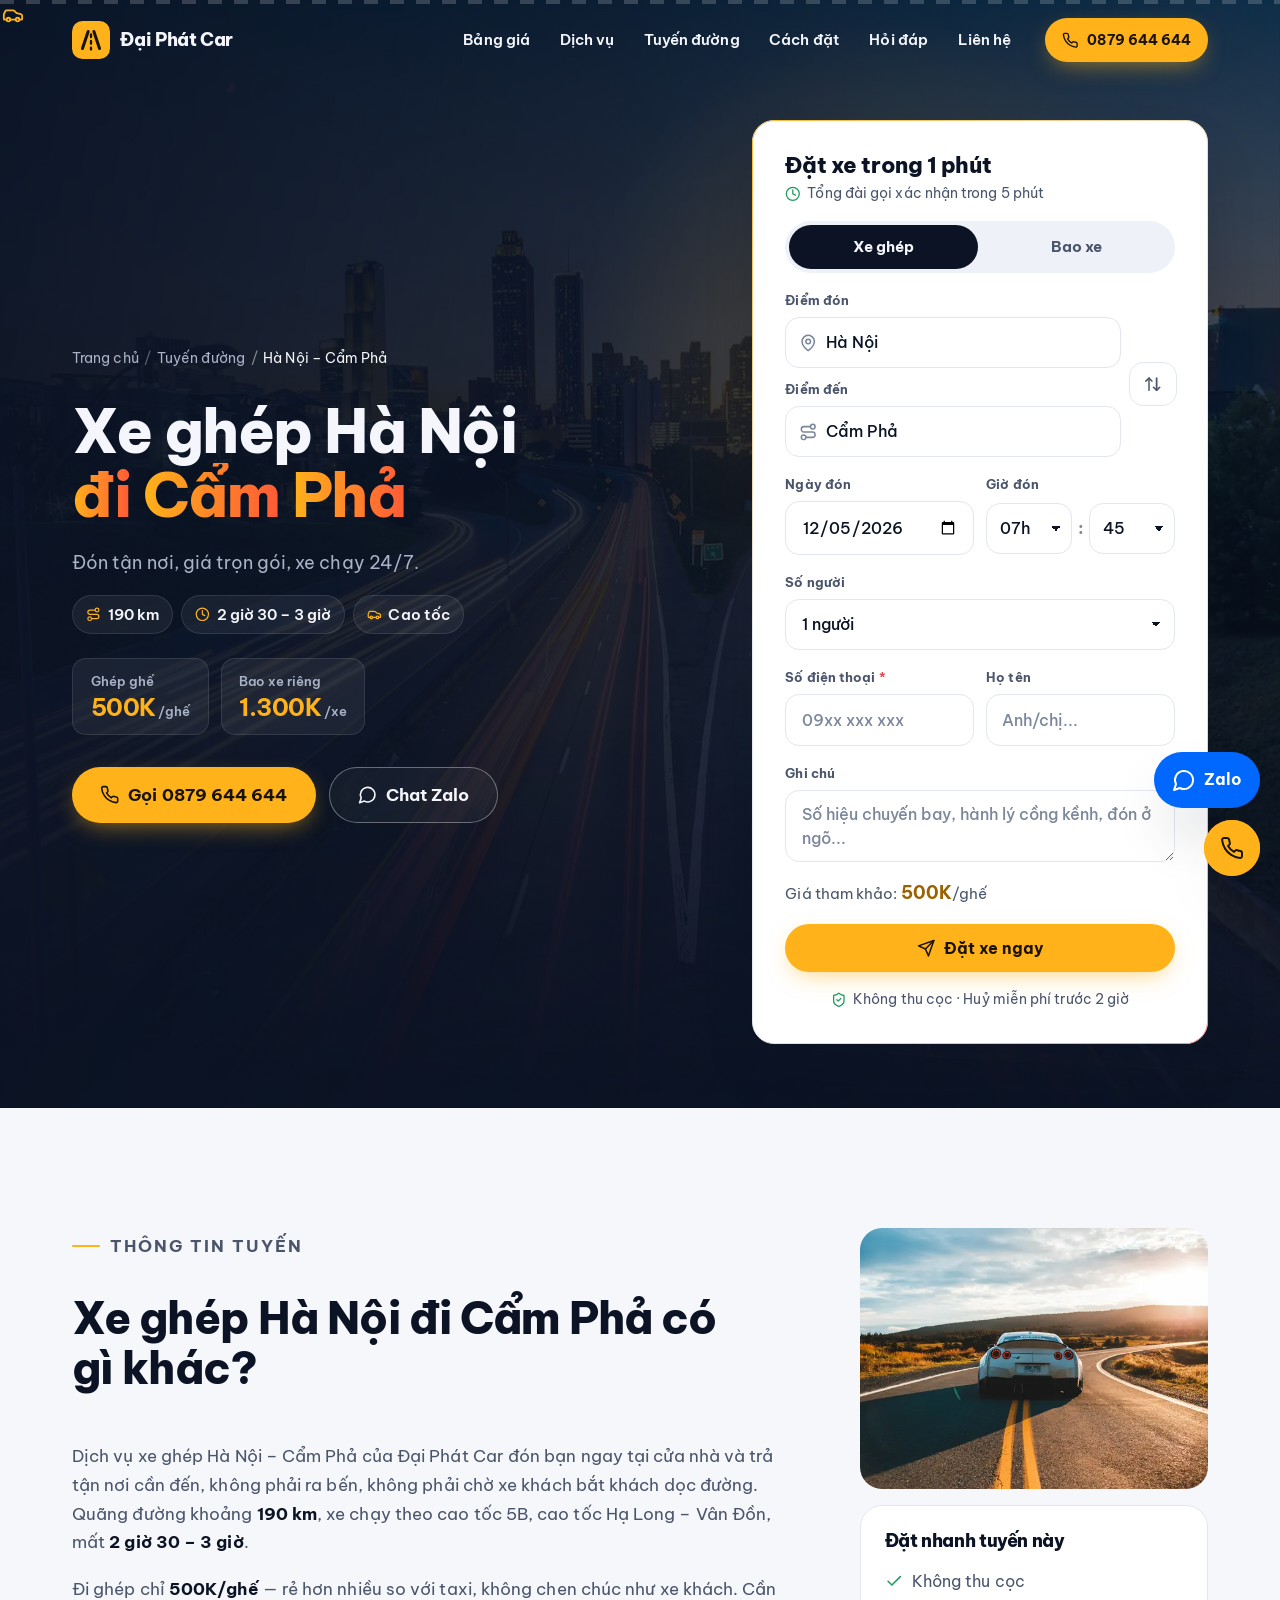
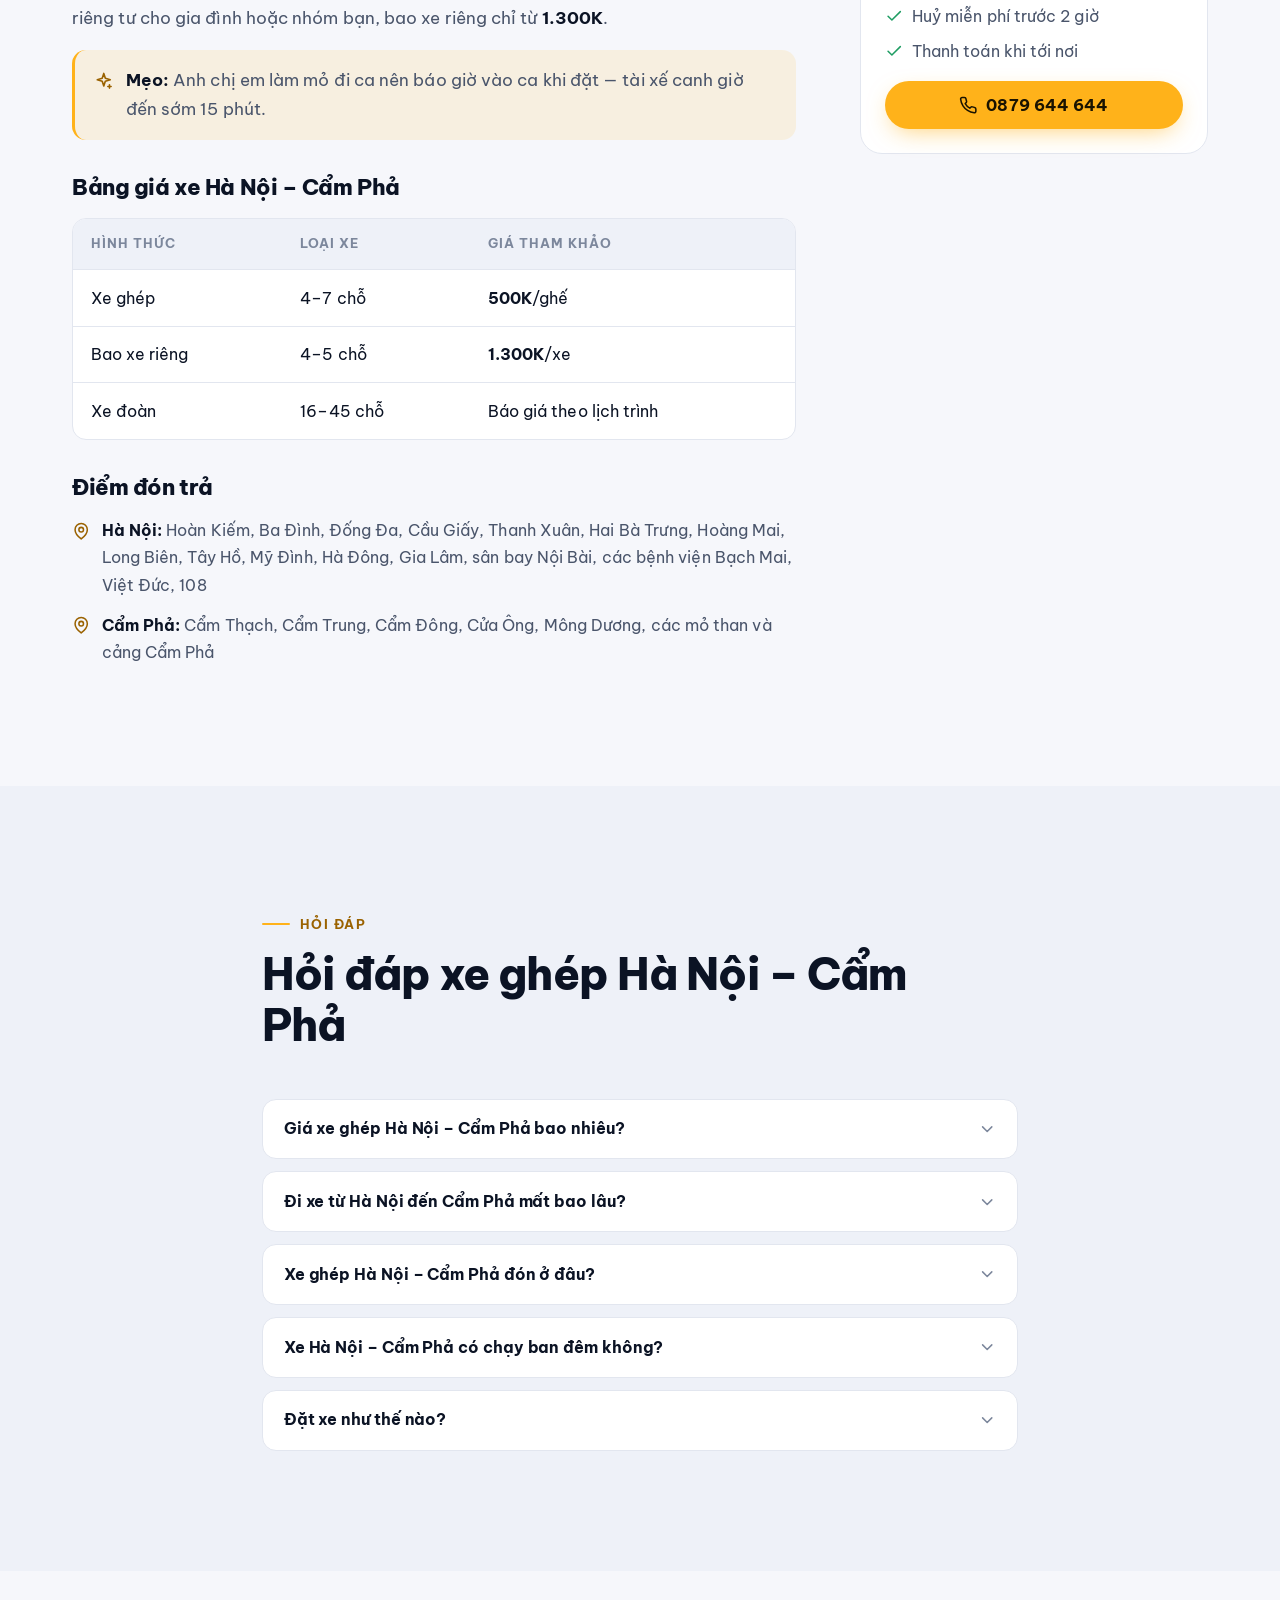
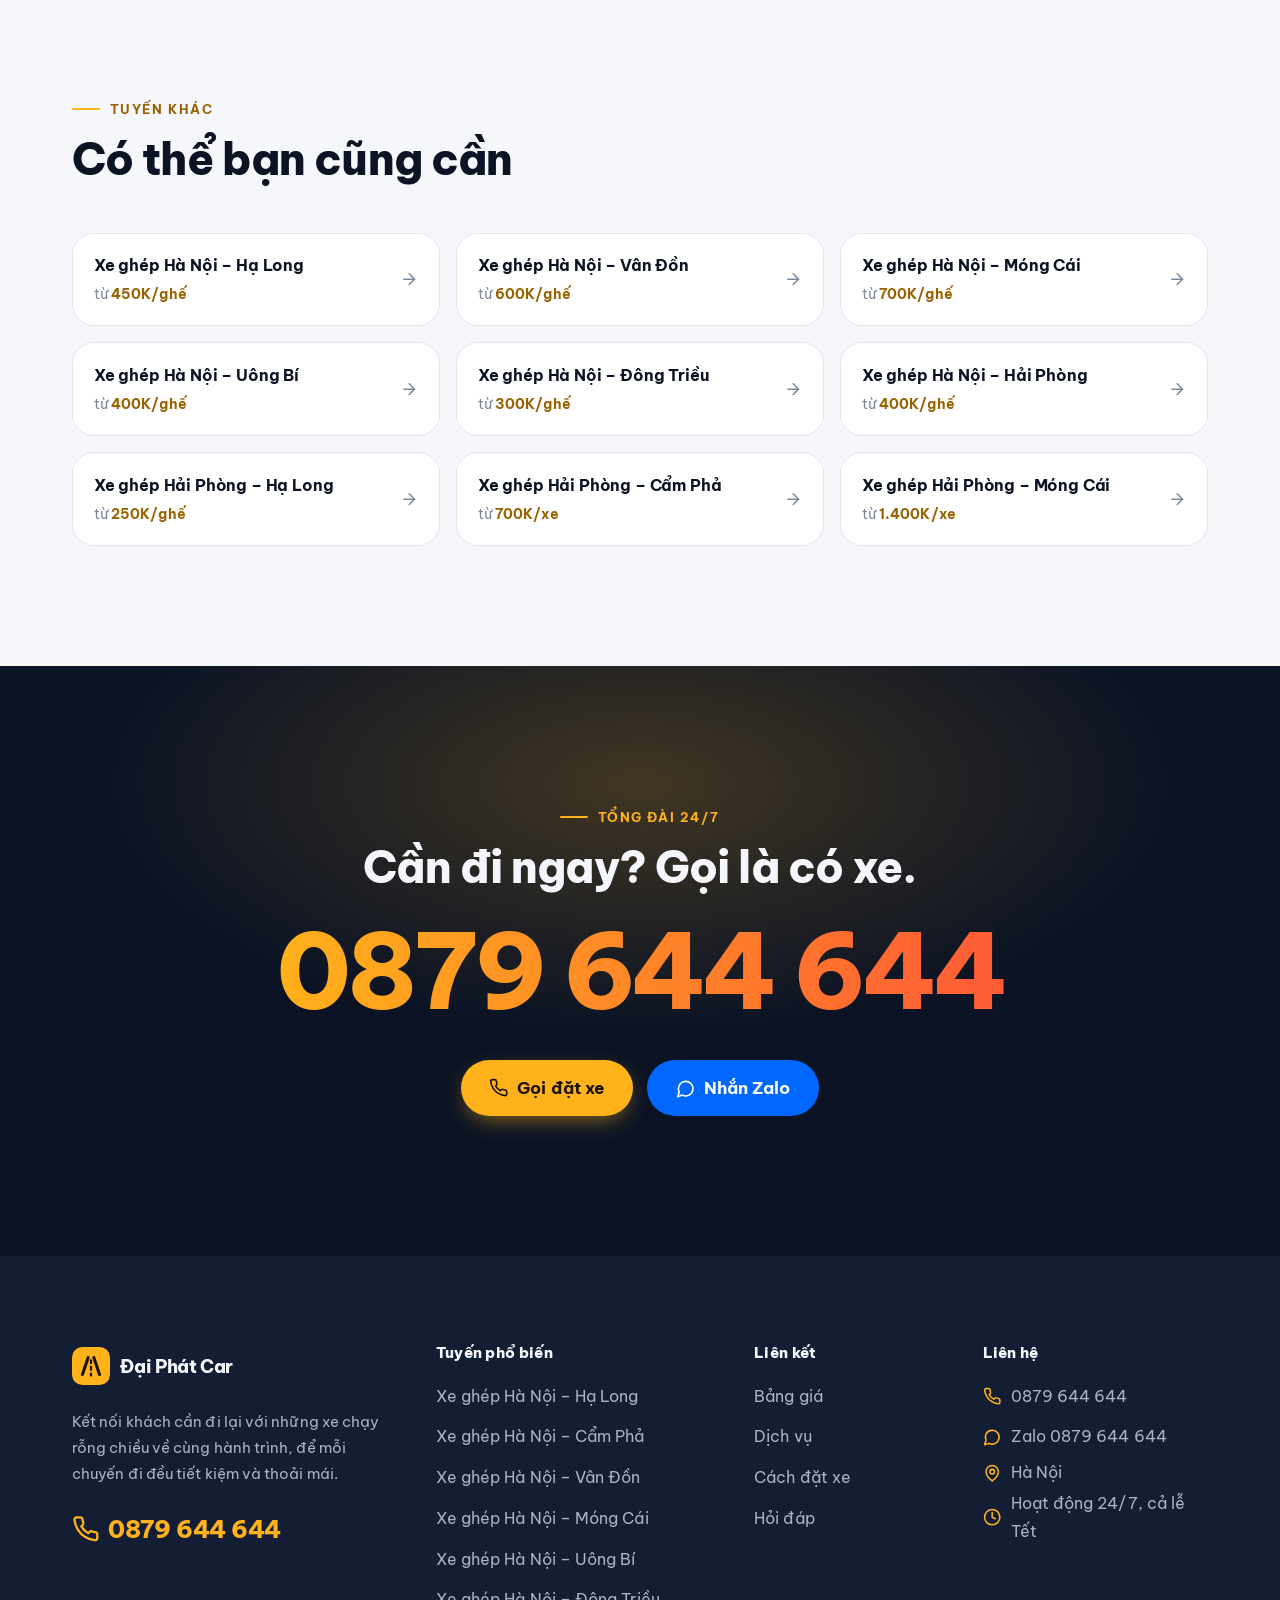
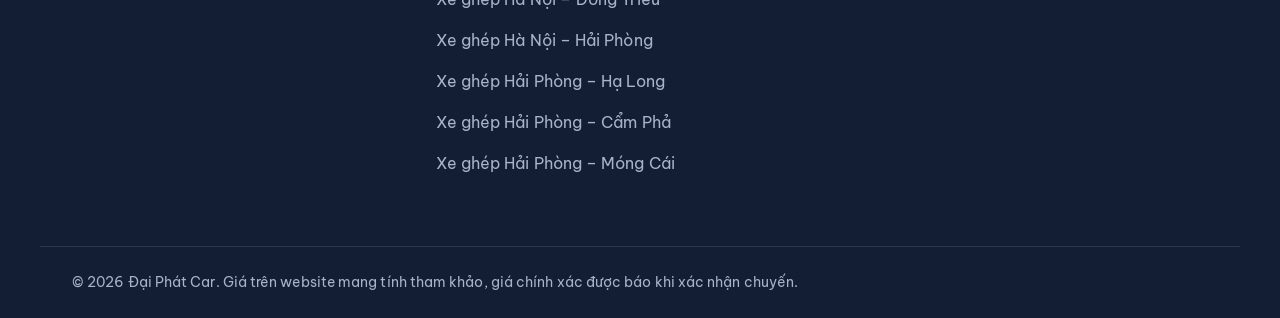
<file: tuyen/xe-ghep-ha-noi-cam-pha.html>
<!doctype html>
<html lang="vi" class="no-js">
<head>
<!-- Google tag (gtag.js) -->
<script async src="https://www.googletagmanager.com/gtag/js?id=AW-18516548044"></script>
<script>
 window.dataLayer = window.dataLayer || [];
 function gtag(){dataLayer.push(arguments);}
 gtag('js', new Date());
 gtag('config', 'AW-18516548044');
</script>
<meta charset="utf-8">
<script>document.documentElement.className="js"</script>
<meta name="viewport" content="width=device-width, initial-scale=1, viewport-fit=cover">
<title>Xe Ghép Hà Nội – Cẩm Phả Giá Từ 500K, Đón Tận Nơi 24/7 | Đại Phát Car</title>
<meta name="description" content="Xe ghép Hà Nội đi Cẩm Phả chỉ 500K/ghế, bao xe từ 1.300K. 190 km, 2 giờ 30 – 3 giờ. Đón trả tận nơi, giá trọn gói, chạy 24/7. Gọi 0879 644 644.">
<link rel="canonical" href="https://xequangninhvip.pro.vn/tuyen/xe-ghep-ha-noi-cam-pha.html">
<meta name="robots" content="index, follow, max-image-preview:large, max-snippet:-1">
<meta name="theme-color" content="#0B1324">
<meta name="format-detection" content="telephone=no">
<meta name="geo.region" content="VN-HN">
<meta name="geo.placename" content="Hà Nội">
<meta name="geo.position" content="21.0278;105.8342">
<meta name="ICBM" content="21.0278, 105.8342">
<meta property="og:type" content="website">
<meta property="og:locale" content="vi_VN">
<meta property="og:site_name" content="Đại Phát Car">
<meta property="og:title" content="Xe Ghép Hà Nội – Cẩm Phả Giá Từ 500K, Đón Tận Nơi 24/7 | Đại Phát Car">
<meta property="og:description" content="Xe ghép Hà Nội đi Cẩm Phả chỉ 500K/ghế, bao xe từ 1.300K. 190 km, 2 giờ 30 – 3 giờ. Đón trả tận nơi, giá trọn gói, chạy 24/7. Gọi 0879 644 644.">
<meta property="og:url" content="https://xequangninhvip.pro.vn/tuyen/xe-ghep-ha-noi-cam-pha.html">
<meta property="og:image" content="https://xequangninhvip.pro.vn/assets/img/og-cover.jpg">
<meta property="og:image:width" content="1200">
<meta property="og:image:height" content="630">
<meta name="twitter:card" content="summary_large_image">
<meta name="twitter:title" content="Xe Ghép Hà Nội – Cẩm Phả Giá Từ 500K, Đón Tận Nơi 24/7 | Đại Phát Car">
<meta name="twitter:description" content="Xe ghép Hà Nội đi Cẩm Phả chỉ 500K/ghế, bao xe từ 1.300K. 190 km, 2 giờ 30 – 3 giờ. Đón trả tận nơi, giá trọn gói, chạy 24/7. Gọi 0879 644 644.">
<meta name="twitter:image" content="https://xequangninhvip.pro.vn/assets/img/og-cover.jpg">
<link rel="icon" href="../favicon.svg" type="image/svg+xml">
<link rel="apple-touch-icon" href="../assets/img/apple-touch-icon.png">
<link rel="manifest" href="../site.webmanifest">
<link rel="preconnect" href="https://fonts.googleapis.com">
<link rel="preconnect" href="https://fonts.gstatic.com" crossorigin>
<link rel="stylesheet" href="https://fonts.googleapis.com/css2?family=Be+Vietnam+Pro:wght@400;500;600;700;800&amp;display=swap">
<link rel="preload" as="image" href="../assets/img/hero-cao-toc-dem-1920.webp" imagesrcset="../assets/img/hero-cao-toc-dem-960.webp 960w, ../assets/img/hero-cao-toc-dem-1920.webp 1920w" imagesizes="100vw" fetchpriority="high">
<link rel="stylesheet" href="../assets/css/styles.css">
<script type="application/ld+json">{"@context":"https://schema.org","@type":"Service","serviceType":"Xe ghép, bao xe liên tỉnh","name":"Xe ghép Hà Nội – Cẩm Phả","description":"Xe ghép Hà Nội đi Cẩm Phả chỉ 500K/ghế, bao xe từ 1.300K. 190 km, 2 giờ 30 – 3 giờ. Đón trả tận nơi, giá trọn gói, chạy 24/7. Gọi 0879 644 644.","url":"https://xequangninhvip.pro.vn/tuyen/xe-ghep-ha-noi-cam-pha.html","provider":{"@id":"https://xequangninhvip.pro.vn/#business","@type":"LocalBusiness","name":"Đại Phát Car","telephone":"+84879644644"},"areaServed":["Hà Nội","Cẩm Phả"],"offers":{"@type":"AggregateOffer","priceCurrency":"VND","lowPrice":500000,"highPrice":1300000,"offerCount":2}}</script><script type="application/ld+json">{"@context":"https://schema.org","@type":"BreadcrumbList","itemListElement":[{"@type":"ListItem","position":1,"name":"Trang chủ","item":"https://xequangninhvip.pro.vn/"},{"@type":"ListItem","position":2,"name":"Tuyến đường","item":"https://xequangninhvip.pro.vn/#tuyen-duong"},{"@type":"ListItem","position":3,"name":"Xe ghép Hà Nội – Cẩm Phả","item":"https://xequangninhvip.pro.vn/tuyen/xe-ghep-ha-noi-cam-pha.html"}]}</script><script type="application/ld+json">{"@context":"https://schema.org","@type":"FAQPage","mainEntity":[{"@type":"Question","name":"Giá xe ghép Hà Nội – Cẩm Phả bao nhiêu?","acceptedAnswer":{"@type":"Answer","text":"Xe ghép Hà Nội – Cẩm Phả: ghép ghế 500K/ghế; bao xe riêng 1.300K. Giá trọn gói đã gồm xăng xe, lái xe và vé cao tốc, được chốt khi tổng đài xác nhận."}},{"@type":"Question","name":"Đi xe từ Hà Nội đến Cẩm Phả mất bao lâu?","acceptedAnswer":{"@type":"Answer","text":"Quãng đường khoảng 190 km, xe đi mất 2 giờ 30 – 3 giờ theo cao tốc 5B, cao tốc Hạ Long – Vân Đồn, tuỳ tình trạng giao thông."}},{"@type":"Question","name":"Xe ghép Hà Nội – Cẩm Phả đón ở đâu?","acceptedAnswer":{"@type":"Answer","text":"Xe đón trả tận nơi tại Hoàn Kiếm, Ba Đình, Đống Đa, Cầu Giấy, Thanh Xuân, Hai Bà Trưng, Hoàng Mai, Long Biên, Tây Hồ, Mỹ Đình, Hà Đông, Gia Lâm, sân bay Nội Bài, các bệnh viện Bạch Mai, Việt Đức, 108 và Cẩm Thạch, Cẩm Trung, Cẩm Đông, Cửa Ông, Mông Dương, các mỏ than và cảng Cẩm Phả. Điểm xa trung tâm vui lòng báo khi đặt."}},{"@type":"Question","name":"Xe Hà Nội – Cẩm Phả có chạy ban đêm không?","acceptedAnswer":{"@type":"Answer","text":"Có. Xe chạy liên tục 24/7, kể cả chuyến đêm và ngày lễ Tết. Chuyến sau 22h nên đặt trước để được xếp xe."}},{"@type":"Question","name":"Đặt xe như thế nào?","acceptedAnswer":{"@type":"Answer","text":"Điền form trên trang, gọi 0879 644 644 hoặc nhắn Zalo. Tổng đài gọi lại xác nhận trong 5 phút."}}]}</script>
</head>
<body class="page-route">
<a class="skip-link" href="#noi-dung">Bỏ qua tới nội dung</a>
<div class="road-progress" aria-hidden="true"><span class="road-progress__bar"></span><span class="road-progress__car"><svg class="ico" viewBox="0 0 24 24" fill="none" stroke="currentColor" stroke-width="2" stroke-linecap="round" stroke-linejoin="round" aria-hidden="true"><path d="M19 17h2c.6 0 1-.4 1-1v-3c0-.9-.7-1.7-1.5-1.9C18.7 10.6 16 10 16 10s-1.3-1.4-2.2-2.3c-.5-.4-1.1-.7-1.8-.7H5c-.6 0-1.1.4-1.4.9l-1.4 2.9A3.7 3.7 0 0 0 2 12v4c0 .6.4 1 1 1h2"/><circle cx="7" cy="17" r="2"/><path d="M9 17h6"/><circle cx="17" cy="17" r="2"/></svg></span></div>
<header class="site-header" data-header>
  <div class="container header-inner">
    <a class="brand" href="../index.html" aria-label="Đại Phát Car – Trang chủ"><svg class="logo-mark" viewBox="0 0 40 40" aria-hidden="true"><rect width="40" height="40" rx="11" class="logo-bg"/><path d="M11 29 17 11M29 29 23 11" class="logo-road"/><path d="M20 14v3M20 21v3M20 28v2" class="logo-lane"/></svg><span>Đại Phát Car</span></a>
    <nav class="nav" id="site-nav" aria-label="Điều hướng chính"><ul><li><a href="../index.html#bang-gia">Bảng giá</a></li><li><a href="../index.html#dich-vu">Dịch vụ</a></li><li><a href="../index.html#tuyen-duong">Tuyến đường</a></li><li><a href="../index.html#quy-trinh">Cách đặt</a></li><li><a href="../index.html#hoi-dap">Hỏi đáp</a></li><li><a href="../index.html#lien-he">Liên hệ</a></li></ul></nav>
    <a class="btn btn-primary btn-sm header-call" href="tel:+84879644644" data-magnet><svg class="ico" viewBox="0 0 24 24" fill="none" stroke="currentColor" stroke-width="2" stroke-linecap="round" stroke-linejoin="round" aria-hidden="true"><path d="M22 16.92v3a2 2 0 0 1-2.18 2 19.79 19.79 0 0 1-8.63-3.07 19.5 19.5 0 0 1-6-6 19.79 19.79 0 0 1-3.07-8.67A2 2 0 0 1 4.11 2h3a2 2 0 0 1 2 1.72c.13.96.36 1.9.7 2.81a2 2 0 0 1-.45 2.11L8.09 9.91a16 16 0 0 0 6 6l1.27-1.27a2 2 0 0 1 2.11-.45c.91.34 1.85.57 2.81.7A2 2 0 0 1 22 16.92z"/></svg><span>0879 644 644</span></a>
    <button class="nav-toggle" type="button" aria-expanded="false" aria-controls="site-nav" aria-label="Mở menu"><svg class="ico ico-open" viewBox="0 0 24 24" fill="none" stroke="currentColor" stroke-width="2" stroke-linecap="round" stroke-linejoin="round" aria-hidden="true"><path d="M4 6h16M4 12h16M4 18h16"/></svg><svg class="ico ico-close" viewBox="0 0 24 24" fill="none" stroke="currentColor" stroke-width="2" stroke-linecap="round" stroke-linejoin="round" aria-hidden="true"><path d="M18 6 6 18M6 6l12 12"/></svg></button>
  </div>
</header>
<main id="noi-dung">
<section class="hero hero--route" aria-labelledby="hero-title">
  <div class="hero__media" aria-hidden="false">
    <img class="hero__img" data-parallax src="../assets/img/hero-cao-toc-dem-1920.webp"
      srcset="../assets/img/hero-cao-toc-dem-960.webp 960w, ../assets/img/hero-cao-toc-dem-1920.webp 1920w"
      sizes="100vw" width="1920" height="1239" alt="Xe ghép Hà Nội đi Cẩm Phả trên cao tốc" fetchpriority="high" decoding="async">
    <div class="hero__shade"></div>
    <div class="streaks" aria-hidden="true"><span class="streak" style="--s:0"></span><span class="streak" style="--s:1"></span><span class="streak" style="--s:2"></span><span class="streak" style="--s:3"></span><span class="streak" style="--s:4"></span><span class="streak" style="--s:5"></span><span class="streak" style="--s:6"></span></div>
    <div class="hero__spot" aria-hidden="true"></div>
  </div>
  <div class="container hero-grid">
    <div class="hero__copy">
      <nav class="crumbs" aria-label="Breadcrumb" data-anim style="--d:0"><ol>
        <li><a href="../index.html">Trang chủ</a></li><li><a href="../index.html#tuyen-duong">Tuyến đường</a></li>
        <li aria-current="page">Hà Nội – Cẩm Phả</li></ol></nav>
      <h1 class="h1 h1--route" id="hero-title"><span class="h1-word"><span style="--i:0">Xe</span></span> <span class="h1-word"><span style="--i:1">ghép</span></span> <span class="h1-word"><span style="--i:2">Hà</span></span> <span class="h1-word"><span style="--i:3">Nội</span></span><br> <span class="nowrap"><span class="h1-word h1-word--hl"><span style="--i:4">đi</span></span> <span class="h1-word h1-word--hl"><span style="--i:5">Cẩm</span></span> <span class="h1-word h1-word--hl"><span style="--i:6">Phả</span></span></span></h1>
      <p class="hero__lead" data-anim style="--d:5">Đón tận nơi, giá trọn gói, xe chạy 24/7.</p>
      <ul class="route-meta" data-anim style="--d:6">
        <li><svg class="ico" viewBox="0 0 24 24" fill="none" stroke="currentColor" stroke-width="2" stroke-linecap="round" stroke-linejoin="round" aria-hidden="true"><circle cx="6" cy="19" r="3"/><path d="M9 19h8.5a3.5 3.5 0 0 0 0-7h-11a3.5 3.5 0 0 1 0-7H15"/><circle cx="18" cy="5" r="3"/></svg>190 km</li><li><svg class="ico" viewBox="0 0 24 24" fill="none" stroke="currentColor" stroke-width="2" stroke-linecap="round" stroke-linejoin="round" aria-hidden="true"><circle cx="12" cy="12" r="10"/><path d="M12 6v6l4 2"/></svg>2 giờ 30 – 3 giờ</li><li><svg class="ico" viewBox="0 0 24 24" fill="none" stroke="currentColor" stroke-width="2" stroke-linecap="round" stroke-linejoin="round" aria-hidden="true"><path d="M19 17h2c.6 0 1-.4 1-1v-3c0-.9-.7-1.7-1.5-1.9C18.7 10.6 16 10 16 10s-1.3-1.4-2.2-2.3c-.5-.4-1.1-.7-1.8-.7H5c-.6 0-1.1.4-1.4.9l-1.4 2.9A3.7 3.7 0 0 0 2 12v4c0 .6.4 1 1 1h2"/><circle cx="7" cy="17" r="2"/><path d="M9 17h6"/><circle cx="17" cy="17" r="2"/></svg>Cao tốc</li></ul>
      <ul class="price-chips" data-anim style="--d:7"><li><span>Ghép ghế</span><b>500K<small>/ghế</small></b></li><li><span>Bao xe riêng</span><b>1.300K<small>/xe</small></b></li></ul>
      <div class="hero__ctas" data-anim style="--d:9">
        <a class="btn btn-primary btn-lg" href="tel:+84879644644" data-magnet><svg class="ico" viewBox="0 0 24 24" fill="none" stroke="currentColor" stroke-width="2" stroke-linecap="round" stroke-linejoin="round" aria-hidden="true"><path d="M22 16.92v3a2 2 0 0 1-2.18 2 19.79 19.79 0 0 1-8.63-3.07 19.5 19.5 0 0 1-6-6 19.79 19.79 0 0 1-3.07-8.67A2 2 0 0 1 4.11 2h3a2 2 0 0 1 2 1.72c.13.96.36 1.9.7 2.81a2 2 0 0 1-.45 2.11L8.09 9.91a16 16 0 0 0 6 6l1.27-1.27a2 2 0 0 1 2.11-.45c.91.34 1.85.57 2.81.7A2 2 0 0 1 22 16.92z"/></svg><span>Gọi 0879 644 644</span></a>
        <a class="btn btn-ghost btn-lg" href="https://zalo.me/0879644644" target="_blank" rel="noopener"><svg class="ico" viewBox="0 0 24 24" fill="none" stroke="currentColor" stroke-width="2" stroke-linecap="round" stroke-linejoin="round" aria-hidden="true"><path d="M7.9 20A9 9 0 1 0 4 16.1L2 22z"/></svg><span>Chat Zalo</span></a>
      </div>
    </div>
    <div class="hero__form" id="dat-xe" data-anim style="--d:4"><form class="booking card" id="booking-form" novalidate aria-labelledby="booking-title">
  <div class="booking__head">
    <h2 class="booking__title" id="booking-title">Đặt xe trong 1 phút</h2>
    <p class="booking__sub"><svg class="ico" viewBox="0 0 24 24" fill="none" stroke="currentColor" stroke-width="2" stroke-linecap="round" stroke-linejoin="round" aria-hidden="true"><circle cx="12" cy="12" r="10"/><path d="M12 6v6l4 2"/></svg> Tổng đài gọi xác nhận trong 5 phút</p>
  </div>
  <fieldset class="seg" aria-label="Hình thức đi"><label class="seg__opt"><input type="radio" name="loai" value="Xe ghép" checked><span>Xe ghép</span></label><label class="seg__opt"><input type="radio" name="loai" value="Bao xe"><span>Bao xe</span></label></fieldset>
  <div class="route-fields">
    <div class="field"><label for="f-from">Điểm đón</label>
      <div class="field__icon"><svg class="ico" viewBox="0 0 24 24" fill="none" stroke="currentColor" stroke-width="2" stroke-linecap="round" stroke-linejoin="round" aria-hidden="true"><path d="M20 10c0 6-8 12-8 12s-8-6-8-12a8 8 0 0 1 16 0Z"/><circle cx="12" cy="10" r="3"/></svg><input id="f-from" name="diem_don" list="dl-places" placeholder="VD: Cầu Giấy, Hà Nội" value="Hà Nội" required autocomplete="address-level2"></div></div>
    <button class="swap" type="button" data-swap aria-label="Đổi chiều điểm đón và điểm đến"><svg class="ico" viewBox="0 0 24 24" fill="none" stroke="currentColor" stroke-width="2" stroke-linecap="round" stroke-linejoin="round" aria-hidden="true"><path d="m16 3 4 4-4 4"/><path d="M20 7H4"/><path d="m8 21-4-4 4-4"/><path d="M4 17h16"/></svg></button>
    <div class="field"><label for="f-to">Điểm đến</label>
      <div class="field__icon"><svg class="ico" viewBox="0 0 24 24" fill="none" stroke="currentColor" stroke-width="2" stroke-linecap="round" stroke-linejoin="round" aria-hidden="true"><circle cx="6" cy="19" r="3"/><path d="M9 19h8.5a3.5 3.5 0 0 0 0-7h-11a3.5 3.5 0 0 1 0-7H15"/><circle cx="18" cy="5" r="3"/></svg><input id="f-to" name="diem_den" list="dl-places" placeholder="VD: Bãi Cháy, Hạ Long" value="Cẩm Phả" required></div></div>
  </div>
  <datalist id="dl-places"><option value="Cẩm Phả"><option value="Hà Nội"><option value="Hạ Long"><option value="Hải Phòng"><option value="Móng Cái"><option value="Uông Bí"><option value="Vân Đồn"><option value="Đông Triều"></datalist>
  <div class="grid-2">
    <div class="field"><label for="f-date">Ngày đón</label>
      <input id="f-date" name="ngay_don" type="date" required></div>
    <div class="field"><label for="f-hour">Giờ đón</label>
      <div class="time-pick">
        <select id="f-hour" name="gio" aria-label="Giờ"><option value="00">00h</option><option value="01">01h</option><option value="02">02h</option><option value="03">03h</option><option value="04">04h</option><option value="05">05h</option><option value="06">06h</option><option value="07">07h</option><option value="08">08h</option><option value="09">09h</option><option value="10">10h</option><option value="11">11h</option><option value="12">12h</option><option value="13">13h</option><option value="14">14h</option><option value="15">15h</option><option value="16">16h</option><option value="17">17h</option><option value="18">18h</option><option value="19">19h</option><option value="20">20h</option><option value="21">21h</option><option value="22">22h</option><option value="23">23h</option></select><span aria-hidden="true">:</span>
        <select id="f-min" name="phut" aria-label="Phút"><option value="00">00</option><option value="05">05</option><option value="10">10</option><option value="15">15</option><option value="20">20</option><option value="25">25</option><option value="30">30</option><option value="35">35</option><option value="40">40</option><option value="45">45</option><option value="50">50</option><option value="55">55</option></select></div></div>
  </div>
  <div class="grid-2">
    <div class="field"><label for="f-seats" data-seat-label>Số người</label>
      <select id="f-seats" name="so_nguoi"><option value="1">1 người</option><option value="2">2 người</option><option value="3">3 người</option><option value="4">4 người</option><option value="5">5 người</option><option value="6">6 người</option><option value="7">7 người</option></select></div>
    <div class="field field--car" data-car-field hidden><label for="f-car">Loại xe</label>
      <select id="f-car" name="loai_xe"><option>Xe 4–5 chỗ</option><option>Xe 7 chỗ</option><option>Xe 16 chỗ</option><option>Xe 29 chỗ</option><option>Xe 45 chỗ</option></select></div>
  </div>
  <div class="grid-2">
    <div class="field"><label for="f-phone">Số điện thoại <abbr title="bắt buộc">*</abbr></label>
      <input id="f-phone" name="sdt" type="tel" inputmode="tel" placeholder="09xx xxx xxx" required autocomplete="tel"></div>
    <div class="field"><label for="f-name">Họ tên</label>
      <input id="f-name" name="ho_ten" placeholder="Anh/chị..." autocomplete="name"></div>
  </div>
  <div class="field"><label for="f-note">Ghi chú</label>
    <textarea id="f-note" name="ghi_chu" rows="2" placeholder="Số hiệu chuyến bay, hành lý cồng kềnh, đón ở ngõ..."></textarea></div>
  <input class="hp" name="website" tabindex="-1" autocomplete="off" aria-hidden="true">
  <p class="estimate" data-estimate aria-live="polite"></p>
  <p class="form-error" data-form-error role="alert"></p>
  <button class="btn btn-primary btn-block" type="submit"><svg class="ico" viewBox="0 0 24 24" fill="none" stroke="currentColor" stroke-width="2" stroke-linecap="round" stroke-linejoin="round" aria-hidden="true"><path d="m22 2-7 20-4-9-9-4Z"/><path d="M22 2 11 13"/></svg><span>Đặt xe ngay</span></button>
  <p class="booking__foot"><svg class="ico" viewBox="0 0 24 24" fill="none" stroke="currentColor" stroke-width="2" stroke-linecap="round" stroke-linejoin="round" aria-hidden="true"><path d="M20 13c0 5-3.5 7.5-7.66 8.95a1 1 0 0 1-.67-.01C7.5 20.5 4 18 4 13V6a1 1 0 0 1 1-1c2 0 4.5-1.2 6.24-2.72a1.17 1.17 0 0 1 1.52 0C14.51 3.81 17 5 19 5a1 1 0 0 1 1 1z"/><path d="m9 12 2 2 4-4"/></svg> Không thu cọc · Huỷ miễn phí trước 2 giờ</p>
</form></div>
  </div>
</section>

<section class="section" aria-labelledby="about-title">
  <div class="container article-grid">
    <article class="prose">
      <p class="eyebrow" data-reveal>Thông tin tuyến</p>
      <h2 class="h2" id="about-title" data-float>Xe ghép Hà Nội đi Cẩm Phả có gì khác?</h2>
      <p data-reveal>Dịch vụ xe ghép Hà Nội – Cẩm Phả của Đại Phát Car đón bạn ngay tại cửa nhà và trả tận nơi cần đến,
        không phải ra bến, không phải chờ xe khách bắt khách dọc đường. Quãng đường khoảng <strong>190 km</strong>,
        xe chạy theo cao tốc 5B, cao tốc Hạ Long – Vân Đồn, mất <strong>2 giờ 30 – 3 giờ</strong>.</p>
      <p data-reveal>Đi ghép chỉ <strong>500K/ghế</strong> — rẻ hơn nhiều so với taxi, không chen chúc như xe khách. Cần riêng tư cho gia đình hoặc nhóm bạn, bao xe riêng chỉ từ <strong>1.300K</strong>.</p>
      <p class="tip" data-reveal><svg class="ico" viewBox="0 0 24 24" fill="none" stroke="currentColor" stroke-width="2" stroke-linecap="round" stroke-linejoin="round" aria-hidden="true"><path d="M12 3l1.9 5.8L20 10.7l-6.1 1.9L12 18.4l-1.9-5.8L4 10.7l6.1-1.9z"/><path d="M19 17v4M17 19h4"/></svg><span><strong>Mẹo:</strong> Anh chị em làm mỏ đi ca nên báo giờ vào ca khi đặt — tài xế canh giờ đến sớm 15 phút.</span></p>
      <h3 data-reveal>Bảng giá xe Hà Nội – Cẩm Phả</h3>
      <div class="table-wrap" data-reveal><table class="price-table">
        <thead><tr><th scope="col">Hình thức</th><th scope="col">Loại xe</th><th scope="col">Giá tham khảo</th></tr></thead>
        <tbody>
          <tr><td>Xe ghép</td><td>4–7 chỗ</td><td><b>500K</b>/ghế</td></tr><tr><td>Bao xe riêng</td><td>4–5 chỗ</td><td><b>1.300K</b>/xe</td></tr>
          <tr><td>Xe đoàn</td><td>16–45 chỗ</td><td>Báo giá theo lịch trình</td></tr>
        </tbody></table></div>
      <h3 data-reveal>Điểm đón trả</h3>
      <ul class="areas" data-reveal>
        <li><svg class="ico" viewBox="0 0 24 24" fill="none" stroke="currentColor" stroke-width="2" stroke-linecap="round" stroke-linejoin="round" aria-hidden="true"><path d="M20 10c0 6-8 12-8 12s-8-6-8-12a8 8 0 0 1 16 0Z"/><circle cx="12" cy="10" r="3"/></svg><div><b>Hà Nội:</b> Hoàn Kiếm, Ba Đình, Đống Đa, Cầu Giấy, Thanh Xuân, Hai Bà Trưng, Hoàng Mai, Long Biên, Tây Hồ, Mỹ Đình, Hà Đông, Gia Lâm, sân bay Nội Bài, các bệnh viện Bạch Mai, Việt Đức, 108</div></li>
        <li><svg class="ico" viewBox="0 0 24 24" fill="none" stroke="currentColor" stroke-width="2" stroke-linecap="round" stroke-linejoin="round" aria-hidden="true"><path d="M20 10c0 6-8 12-8 12s-8-6-8-12a8 8 0 0 1 16 0Z"/><circle cx="12" cy="10" r="3"/></svg><div><b>Cẩm Phả:</b> Cẩm Thạch, Cẩm Trung, Cẩm Đông, Cửa Ông, Mông Dương, các mỏ than và cảng Cẩm Phả</div></li></ul>
    </article>
    <aside class="article-aside" data-reveal>
      <img class="aside-img" src="../assets/img/duong-dai-1200.webp" srcset="../assets/img/duong-dai-640.webp 640w, ../assets/img/duong-dai-1200.webp 1200w" sizes="(max-width: 1024px) 100vw, 40vw" width="1200" height="800" alt="Xe phục vụ tuyến Hà Nội – Cẩm Phả" loading="lazy" decoding="async">
      <div class="aside-card card">
        <h3>Đặt nhanh tuyến này</h3>
        <ul class="aside-list"><li><svg class="ico" viewBox="0 0 24 24" fill="none" stroke="currentColor" stroke-width="2" stroke-linecap="round" stroke-linejoin="round" aria-hidden="true"><path d="M20 6 9 17l-5-5"/></svg>Không thu cọc</li><li><svg class="ico" viewBox="0 0 24 24" fill="none" stroke="currentColor" stroke-width="2" stroke-linecap="round" stroke-linejoin="round" aria-hidden="true"><path d="M20 6 9 17l-5-5"/></svg>Huỷ miễn phí trước 2 giờ</li><li><svg class="ico" viewBox="0 0 24 24" fill="none" stroke="currentColor" stroke-width="2" stroke-linecap="round" stroke-linejoin="round" aria-hidden="true"><path d="M20 6 9 17l-5-5"/></svg>Thanh toán khi tới nơi</li></ul>
        <a class="btn btn-primary btn-block" href="tel:+84879644644"><svg class="ico" viewBox="0 0 24 24" fill="none" stroke="currentColor" stroke-width="2" stroke-linecap="round" stroke-linejoin="round" aria-hidden="true"><path d="M22 16.92v3a2 2 0 0 1-2.18 2 19.79 19.79 0 0 1-8.63-3.07 19.5 19.5 0 0 1-6-6 19.79 19.79 0 0 1-3.07-8.67A2 2 0 0 1 4.11 2h3a2 2 0 0 1 2 1.72c.13.96.36 1.9.7 2.81a2 2 0 0 1-.45 2.11L8.09 9.91a16 16 0 0 0 6 6l1.27-1.27a2 2 0 0 1 2.11-.45c.91.34 1.85.57 2.81.7A2 2 0 0 1 22 16.92z"/></svg><span>0879 644 644</span></a>
      </div>
    </aside>
  </div>
</section>

<section class="section section--alt" id="hoi-dap" aria-labelledby="faq-title">
  <div class="container container--narrow">
    <p class="eyebrow" data-reveal>Hỏi đáp</p>
    <h2 class="h2" id="faq-title" data-float>Hỏi đáp xe ghép Hà Nội – Cẩm Phả</h2>
    <div class="faq"><details class="faq__item" data-reveal><summary><h3>Giá xe ghép Hà Nội – Cẩm Phả bao nhiêu?</h3><svg class="ico" viewBox="0 0 24 24" fill="none" stroke="currentColor" stroke-width="2" stroke-linecap="round" stroke-linejoin="round" aria-hidden="true"><path d="m6 9 6 6 6-6"/></svg></summary><div class="faq__a"><p>Xe ghép Hà Nội – Cẩm Phả: ghép ghế 500K/ghế; bao xe riêng 1.300K. Giá trọn gói đã gồm xăng xe, lái xe và vé cao tốc, được chốt khi tổng đài xác nhận.</p></div></details><details class="faq__item" data-reveal><summary><h3>Đi xe từ Hà Nội đến Cẩm Phả mất bao lâu?</h3><svg class="ico" viewBox="0 0 24 24" fill="none" stroke="currentColor" stroke-width="2" stroke-linecap="round" stroke-linejoin="round" aria-hidden="true"><path d="m6 9 6 6 6-6"/></svg></summary><div class="faq__a"><p>Quãng đường khoảng 190 km, xe đi mất 2 giờ 30 – 3 giờ theo cao tốc 5B, cao tốc Hạ Long – Vân Đồn, tuỳ tình trạng giao thông.</p></div></details><details class="faq__item" data-reveal><summary><h3>Xe ghép Hà Nội – Cẩm Phả đón ở đâu?</h3><svg class="ico" viewBox="0 0 24 24" fill="none" stroke="currentColor" stroke-width="2" stroke-linecap="round" stroke-linejoin="round" aria-hidden="true"><path d="m6 9 6 6 6-6"/></svg></summary><div class="faq__a"><p>Xe đón trả tận nơi tại Hoàn Kiếm, Ba Đình, Đống Đa, Cầu Giấy, Thanh Xuân, Hai Bà Trưng, Hoàng Mai, Long Biên, Tây Hồ, Mỹ Đình, Hà Đông, Gia Lâm, sân bay Nội Bài, các bệnh viện Bạch Mai, Việt Đức, 108 và Cẩm Thạch, Cẩm Trung, Cẩm Đông, Cửa Ông, Mông Dương, các mỏ than và cảng Cẩm Phả. Điểm xa trung tâm vui lòng báo khi đặt.</p></div></details><details class="faq__item" data-reveal><summary><h3>Xe Hà Nội – Cẩm Phả có chạy ban đêm không?</h3><svg class="ico" viewBox="0 0 24 24" fill="none" stroke="currentColor" stroke-width="2" stroke-linecap="round" stroke-linejoin="round" aria-hidden="true"><path d="m6 9 6 6 6-6"/></svg></summary><div class="faq__a"><p>Có. Xe chạy liên tục 24/7, kể cả chuyến đêm và ngày lễ Tết. Chuyến sau 22h nên đặt trước để được xếp xe.</p></div></details><details class="faq__item" data-reveal><summary><h3>Đặt xe như thế nào?</h3><svg class="ico" viewBox="0 0 24 24" fill="none" stroke="currentColor" stroke-width="2" stroke-linecap="round" stroke-linejoin="round" aria-hidden="true"><path d="m6 9 6 6 6-6"/></svg></summary><div class="faq__a"><p>Điền form trên trang, gọi 0879 644 644 hoặc nhắn Zalo. Tổng đài gọi lại xác nhận trong 5 phút.</p></div></details></div>
  </div>
</section>

<section class="section" aria-labelledby="other-title">
  <div class="container">
    <p class="eyebrow" data-reveal>Tuyến khác</p>
    <h2 class="h2" id="other-title" data-float>Có thể bạn cũng cần</h2>
    <ul class="route-list"><li><a class="route-link card" href="xe-ghep-ha-noi-ha-long.html"><span class="route-link__name">Xe ghép Hà Nội – Hạ Long</span><span class="route-link__meta">từ <b>450K/ghế</b></span><svg class="ico route-link__arrow" viewBox="0 0 24 24" fill="none" stroke="currentColor" stroke-width="2" stroke-linecap="round" stroke-linejoin="round" aria-hidden="true"><path d="M5 12h14"/><path d="m12 5 7 7-7 7"/></svg></a></li><li><a class="route-link card" href="xe-ghep-ha-noi-van-don.html"><span class="route-link__name">Xe ghép Hà Nội – Vân Đồn</span><span class="route-link__meta">từ <b>600K/ghế</b></span><svg class="ico route-link__arrow" viewBox="0 0 24 24" fill="none" stroke="currentColor" stroke-width="2" stroke-linecap="round" stroke-linejoin="round" aria-hidden="true"><path d="M5 12h14"/><path d="m12 5 7 7-7 7"/></svg></a></li><li><a class="route-link card" href="xe-ghep-ha-noi-mong-cai.html"><span class="route-link__name">Xe ghép Hà Nội – Móng Cái</span><span class="route-link__meta">từ <b>700K/ghế</b></span><svg class="ico route-link__arrow" viewBox="0 0 24 24" fill="none" stroke="currentColor" stroke-width="2" stroke-linecap="round" stroke-linejoin="round" aria-hidden="true"><path d="M5 12h14"/><path d="m12 5 7 7-7 7"/></svg></a></li><li><a class="route-link card" href="xe-ghep-ha-noi-uong-bi.html"><span class="route-link__name">Xe ghép Hà Nội – Uông Bí</span><span class="route-link__meta">từ <b>400K/ghế</b></span><svg class="ico route-link__arrow" viewBox="0 0 24 24" fill="none" stroke="currentColor" stroke-width="2" stroke-linecap="round" stroke-linejoin="round" aria-hidden="true"><path d="M5 12h14"/><path d="m12 5 7 7-7 7"/></svg></a></li><li><a class="route-link card" href="xe-ghep-ha-noi-dong-trieu.html"><span class="route-link__name">Xe ghép Hà Nội – Đông Triều</span><span class="route-link__meta">từ <b>300K/ghế</b></span><svg class="ico route-link__arrow" viewBox="0 0 24 24" fill="none" stroke="currentColor" stroke-width="2" stroke-linecap="round" stroke-linejoin="round" aria-hidden="true"><path d="M5 12h14"/><path d="m12 5 7 7-7 7"/></svg></a></li><li><a class="route-link card" href="xe-ghep-ha-noi-hai-phong.html"><span class="route-link__name">Xe ghép Hà Nội – Hải Phòng</span><span class="route-link__meta">từ <b>400K/ghế</b></span><svg class="ico route-link__arrow" viewBox="0 0 24 24" fill="none" stroke="currentColor" stroke-width="2" stroke-linecap="round" stroke-linejoin="round" aria-hidden="true"><path d="M5 12h14"/><path d="m12 5 7 7-7 7"/></svg></a></li><li><a class="route-link card" href="xe-ghep-hai-phong-ha-long.html"><span class="route-link__name">Xe ghép Hải Phòng – Hạ Long</span><span class="route-link__meta">từ <b>250K/ghế</b></span><svg class="ico route-link__arrow" viewBox="0 0 24 24" fill="none" stroke="currentColor" stroke-width="2" stroke-linecap="round" stroke-linejoin="round" aria-hidden="true"><path d="M5 12h14"/><path d="m12 5 7 7-7 7"/></svg></a></li><li><a class="route-link card" href="xe-ghep-hai-phong-cam-pha.html"><span class="route-link__name">Xe ghép Hải Phòng – Cẩm Phả</span><span class="route-link__meta">từ <b>700K/xe</b></span><svg class="ico route-link__arrow" viewBox="0 0 24 24" fill="none" stroke="currentColor" stroke-width="2" stroke-linecap="round" stroke-linejoin="round" aria-hidden="true"><path d="M5 12h14"/><path d="m12 5 7 7-7 7"/></svg></a></li><li><a class="route-link card" href="xe-ghep-hai-phong-mong-cai.html"><span class="route-link__name">Xe ghép Hải Phòng – Móng Cái</span><span class="route-link__meta">từ <b>1.400K/xe</b></span><svg class="ico route-link__arrow" viewBox="0 0 24 24" fill="none" stroke="currentColor" stroke-width="2" stroke-linecap="round" stroke-linejoin="round" aria-hidden="true"><path d="M5 12h14"/><path d="m12 5 7 7-7 7"/></svg></a></li></ul>
  </div>
</section>
<section class="cta" aria-labelledby="cta-title">
  <div class="cta__glow" aria-hidden="true"></div>
  <div class="container cta__inner">
    <p class="eyebrow eyebrow--dark" data-reveal>Tổng đài 24/7</p>
    <h2 class="h2 h2--light" id="cta-title" data-float>Cần đi ngay? Gọi là có xe.</h2>
    <a class="cta__phone" href="tel:+84879644644" data-magnet>0879 644 644</a>
    <div class="cta__actions" data-reveal>
      <a class="btn btn-primary btn-lg" href="tel:+84879644644" data-magnet><svg class="ico" viewBox="0 0 24 24" fill="none" stroke="currentColor" stroke-width="2" stroke-linecap="round" stroke-linejoin="round" aria-hidden="true"><path d="M22 16.92v3a2 2 0 0 1-2.18 2 19.79 19.79 0 0 1-8.63-3.07 19.5 19.5 0 0 1-6-6 19.79 19.79 0 0 1-3.07-8.67A2 2 0 0 1 4.11 2h3a2 2 0 0 1 2 1.72c.13.96.36 1.9.7 2.81a2 2 0 0 1-.45 2.11L8.09 9.91a16 16 0 0 0 6 6l1.27-1.27a2 2 0 0 1 2.11-.45c.91.34 1.85.57 2.81.7A2 2 0 0 1 22 16.92z"/></svg><span>Gọi đặt xe</span></a>
      <a class="btn btn-zalo btn-lg" href="https://zalo.me/0879644644" target="_blank" rel="noopener"><svg class="ico" viewBox="0 0 24 24" fill="none" stroke="currentColor" stroke-width="2" stroke-linecap="round" stroke-linejoin="round" aria-hidden="true"><path d="M7.9 20A9 9 0 1 0 4 16.1L2 22z"/></svg><span>Nhắn Zalo</span></a>
    </div>
  </div>
</section>
</main>
<footer class="site-footer" id="lien-he">
  <div class="container footer-grid">
    <div class="footer-about">
      <a class="brand brand--light" href="../index.html"><svg class="logo-mark" viewBox="0 0 40 40" aria-hidden="true"><rect width="40" height="40" rx="11" class="logo-bg"/><path d="M11 29 17 11M29 29 23 11" class="logo-road"/><path d="M20 14v3M20 21v3M20 28v2" class="logo-lane"/></svg><span>Đại Phát Car</span></a>
      <p>Kết nối khách cần đi lại với những xe chạy rỗng chiều về cùng hành trình, để mỗi chuyến đi đều tiết kiệm và thoải mái.</p>
      <a class="footer-phone" href="tel:+84879644644"><svg class="ico" viewBox="0 0 24 24" fill="none" stroke="currentColor" stroke-width="2" stroke-linecap="round" stroke-linejoin="round" aria-hidden="true"><path d="M22 16.92v3a2 2 0 0 1-2.18 2 19.79 19.79 0 0 1-8.63-3.07 19.5 19.5 0 0 1-6-6 19.79 19.79 0 0 1-3.07-8.67A2 2 0 0 1 4.11 2h3a2 2 0 0 1 2 1.72c.13.96.36 1.9.7 2.81a2 2 0 0 1-.45 2.11L8.09 9.91a16 16 0 0 0 6 6l1.27-1.27a2 2 0 0 1 2.11-.45c.91.34 1.85.57 2.81.7A2 2 0 0 1 22 16.92z"/></svg>0879 644 644</a>
    </div>
    <nav aria-label="Tuyến xe ghép"><h3>Tuyến phổ biến</h3><ul><li><a class="link" href="../tuyen/xe-ghep-ha-noi-ha-long.html">Xe ghép Hà Nội – Hạ Long</a></li><li><a class="link" href="../tuyen/xe-ghep-ha-noi-cam-pha.html">Xe ghép Hà Nội – Cẩm Phả</a></li><li><a class="link" href="../tuyen/xe-ghep-ha-noi-van-don.html">Xe ghép Hà Nội – Vân Đồn</a></li><li><a class="link" href="../tuyen/xe-ghep-ha-noi-mong-cai.html">Xe ghép Hà Nội – Móng Cái</a></li><li><a class="link" href="../tuyen/xe-ghep-ha-noi-uong-bi.html">Xe ghép Hà Nội – Uông Bí</a></li><li><a class="link" href="../tuyen/xe-ghep-ha-noi-dong-trieu.html">Xe ghép Hà Nội – Đông Triều</a></li><li><a class="link" href="../tuyen/xe-ghep-ha-noi-hai-phong.html">Xe ghép Hà Nội – Hải Phòng</a></li><li><a class="link" href="../tuyen/xe-ghep-hai-phong-ha-long.html">Xe ghép Hải Phòng – Hạ Long</a></li><li><a class="link" href="../tuyen/xe-ghep-hai-phong-cam-pha.html">Xe ghép Hải Phòng – Cẩm Phả</a></li><li><a class="link" href="../tuyen/xe-ghep-hai-phong-mong-cai.html">Xe ghép Hải Phòng – Móng Cái</a></li></ul></nav>
    <nav aria-label="Liên kết nhanh"><h3>Liên kết</h3><ul>
      <li><a class="link" href="../index.html#bang-gia">Bảng giá</a></li><li><a class="link" href="../index.html#dich-vu">Dịch vụ</a></li>
      <li><a class="link" href="../index.html#quy-trinh">Cách đặt xe</a></li><li><a class="link" href="../index.html#hoi-dap">Hỏi đáp</a></li></ul></nav>
    <div><h3>Liên hệ</h3><ul class="contact-list">
      <li><svg class="ico" viewBox="0 0 24 24" fill="none" stroke="currentColor" stroke-width="2" stroke-linecap="round" stroke-linejoin="round" aria-hidden="true"><path d="M22 16.92v3a2 2 0 0 1-2.18 2 19.79 19.79 0 0 1-8.63-3.07 19.5 19.5 0 0 1-6-6 19.79 19.79 0 0 1-3.07-8.67A2 2 0 0 1 4.11 2h3a2 2 0 0 1 2 1.72c.13.96.36 1.9.7 2.81a2 2 0 0 1-.45 2.11L8.09 9.91a16 16 0 0 0 6 6l1.27-1.27a2 2 0 0 1 2.11-.45c.91.34 1.85.57 2.81.7A2 2 0 0 1 22 16.92z"/></svg><a class="link" href="tel:+84879644644">0879 644 644</a></li>
      <li><svg class="ico" viewBox="0 0 24 24" fill="none" stroke="currentColor" stroke-width="2" stroke-linecap="round" stroke-linejoin="round" aria-hidden="true"><path d="M7.9 20A9 9 0 1 0 4 16.1L2 22z"/></svg><a class="link" href="https://zalo.me/0879644644" target="_blank" rel="noopener">Zalo 0879 644 644</a></li>
      <li><svg class="ico" viewBox="0 0 24 24" fill="none" stroke="currentColor" stroke-width="2" stroke-linecap="round" stroke-linejoin="round" aria-hidden="true"><path d="M20 10c0 6-8 12-8 12s-8-6-8-12a8 8 0 0 1 16 0Z"/><circle cx="12" cy="10" r="3"/></svg><span>Hà Nội</span></li>
      <li><svg class="ico" viewBox="0 0 24 24" fill="none" stroke="currentColor" stroke-width="2" stroke-linecap="round" stroke-linejoin="round" aria-hidden="true"><circle cx="12" cy="12" r="10"/><path d="M12 6v6l4 2"/></svg><span>Hoạt động 24/7, cả lễ Tết</span></li></ul></div>
  </div>
  <div class="container footer-bottom">
    <p>© 2026 Đại Phát Car. Giá trên website mang tính tham khảo, giá chính xác được báo khi xác nhận chuyến.</p>
    <p class="footer-arrive" data-arrive>Tới nơi rồi! Gọi xe thôi.</p>
  </div>
</footer>
<div class="float-actions" aria-label="Liên hệ nhanh">
  <a class="fab fab--zalo" href="https://zalo.me/0879644644" target="_blank" rel="noopener" aria-label="Chat Zalo"><svg class="ico" viewBox="0 0 24 24" fill="none" stroke="currentColor" stroke-width="2" stroke-linecap="round" stroke-linejoin="round" aria-hidden="true"><path d="M7.9 20A9 9 0 1 0 4 16.1L2 22z"/></svg><span>Zalo</span></a>
  <a class="fab fab--call" href="tel:+84879644644" aria-label="Gọi 0879 644 644"><svg class="ico" viewBox="0 0 24 24" fill="none" stroke="currentColor" stroke-width="2" stroke-linecap="round" stroke-linejoin="round" aria-hidden="true"><path d="M22 16.92v3a2 2 0 0 1-2.18 2 19.79 19.79 0 0 1-8.63-3.07 19.5 19.5 0 0 1-6-6 19.79 19.79 0 0 1-3.07-8.67A2 2 0 0 1 4.11 2h3a2 2 0 0 1 2 1.72c.13.96.36 1.9.7 2.81a2 2 0 0 1-.45 2.11L8.09 9.91a16 16 0 0 0 6 6l1.27-1.27a2 2 0 0 1 2.11-.45c.91.34 1.85.57 2.81.7A2 2 0 0 1 22 16.92z"/></svg></a>
</div>
<nav class="mobile-bar" aria-label="Thao tác nhanh">
  <a href="tel:+84879644644" class="mobile-bar__call"><svg class="ico" viewBox="0 0 24 24" fill="none" stroke="currentColor" stroke-width="2" stroke-linecap="round" stroke-linejoin="round" aria-hidden="true"><path d="M22 16.92v3a2 2 0 0 1-2.18 2 19.79 19.79 0 0 1-8.63-3.07 19.5 19.5 0 0 1-6-6 19.79 19.79 0 0 1-3.07-8.67A2 2 0 0 1 4.11 2h3a2 2 0 0 1 2 1.72c.13.96.36 1.9.7 2.81a2 2 0 0 1-.45 2.11L8.09 9.91a16 16 0 0 0 6 6l1.27-1.27a2 2 0 0 1 2.11-.45c.91.34 1.85.57 2.81.7A2 2 0 0 1 22 16.92z"/></svg><span>Gọi ngay</span></a>
  <a href="https://zalo.me/0879644644" target="_blank" rel="noopener" class="mobile-bar__zalo"><svg class="ico" viewBox="0 0 24 24" fill="none" stroke="currentColor" stroke-width="2" stroke-linecap="round" stroke-linejoin="round" aria-hidden="true"><path d="M7.9 20A9 9 0 1 0 4 16.1L2 22z"/></svg><span>Zalo</span></a>
  <a href="#dat-xe" class="mobile-bar__book" data-book><svg class="ico" viewBox="0 0 24 24" fill="none" stroke="currentColor" stroke-width="2" stroke-linecap="round" stroke-linejoin="round" aria-hidden="true"><path d="M19 17h2c.6 0 1-.4 1-1v-3c0-.9-.7-1.7-1.5-1.9C18.7 10.6 16 10 16 10s-1.3-1.4-2.2-2.3c-.5-.4-1.1-.7-1.8-.7H5c-.6 0-1.1.4-1.4.9l-1.4 2.9A3.7 3.7 0 0 0 2 12v4c0 .6.4 1 1 1h2"/><circle cx="7" cy="17" r="2"/><path d="M9 17h6"/><circle cx="17" cy="17" r="2"/></svg><span>Đặt xe</span></a>
</nav>
<dialog class="dialog" id="booking-dialog" aria-labelledby="dlg-title">
  <div class="dialog__body">
    <div class="dialog__check"><svg class="ico" viewBox="0 0 24 24" fill="none" stroke="currentColor" stroke-width="2" stroke-linecap="round" stroke-linejoin="round" aria-hidden="true"><path d="M20 6 9 17l-5-5"/></svg></div>
    <h2 id="dlg-title">Đã ghi nhận chuyến của bạn!</h2>
    <p class="dialog__lead" data-dlg-lead>Gửi thông tin cho tổng đài bằng 1 chạm để được xác nhận ngay:</p>
    <pre class="dialog__summary" data-dlg-summary></pre>
    <div class="dialog__actions">
      <a class="btn btn-zalo" data-dlg-zalo href="https://zalo.me/0879644644" target="_blank" rel="noopener"><svg class="ico" viewBox="0 0 24 24" fill="none" stroke="currentColor" stroke-width="2" stroke-linecap="round" stroke-linejoin="round" aria-hidden="true"><path d="M7.9 20A9 9 0 1 0 4 16.1L2 22z"/></svg><span>Gửi qua Zalo</span></a>
      <a class="btn btn-dark" data-dlg-sms href="sms:0879644644"><svg class="ico" viewBox="0 0 24 24" fill="none" stroke="currentColor" stroke-width="2" stroke-linecap="round" stroke-linejoin="round" aria-hidden="true"><path d="M21 15a2 2 0 0 1-2 2H7l-4 4V5a2 2 0 0 1 2-2h14a2 2 0 0 1 2 2z"/></svg><span>Gửi SMS</span></a>
      <a class="btn btn-primary" href="tel:+84879644644"><svg class="ico" viewBox="0 0 24 24" fill="none" stroke="currentColor" stroke-width="2" stroke-linecap="round" stroke-linejoin="round" aria-hidden="true"><path d="M22 16.92v3a2 2 0 0 1-2.18 2 19.79 19.79 0 0 1-8.63-3.07 19.5 19.5 0 0 1-6-6 19.79 19.79 0 0 1-3.07-8.67A2 2 0 0 1 4.11 2h3a2 2 0 0 1 2 1.72c.13.96.36 1.9.7 2.81a2 2 0 0 1-.45 2.11L8.09 9.91a16 16 0 0 0 6 6l1.27-1.27a2 2 0 0 1 2.11-.45c.91.34 1.85.57 2.81.7A2 2 0 0 1 22 16.92z"/></svg><span>Gọi 0879 644 644</span></a>
    </div>
    <p class="dialog__hint" data-dlg-hint>Nội dung đã được sao chép — mở Zalo và dán vào khung chat.</p>
    <button class="dialog__close" type="button" data-dlg-close aria-label="Đóng"><svg class="ico" viewBox="0 0 24 24" fill="none" stroke="currentColor" stroke-width="2" stroke-linecap="round" stroke-linejoin="round" aria-hidden="true"><path d="M18 6 6 18M6 6l12 12"/></svg></button>
  </div>
</dialog>
<script src="../assets/js/config.js" defer></script>
<script src="../assets/js/app.js" defer></script>
</body>
</html>
</file>
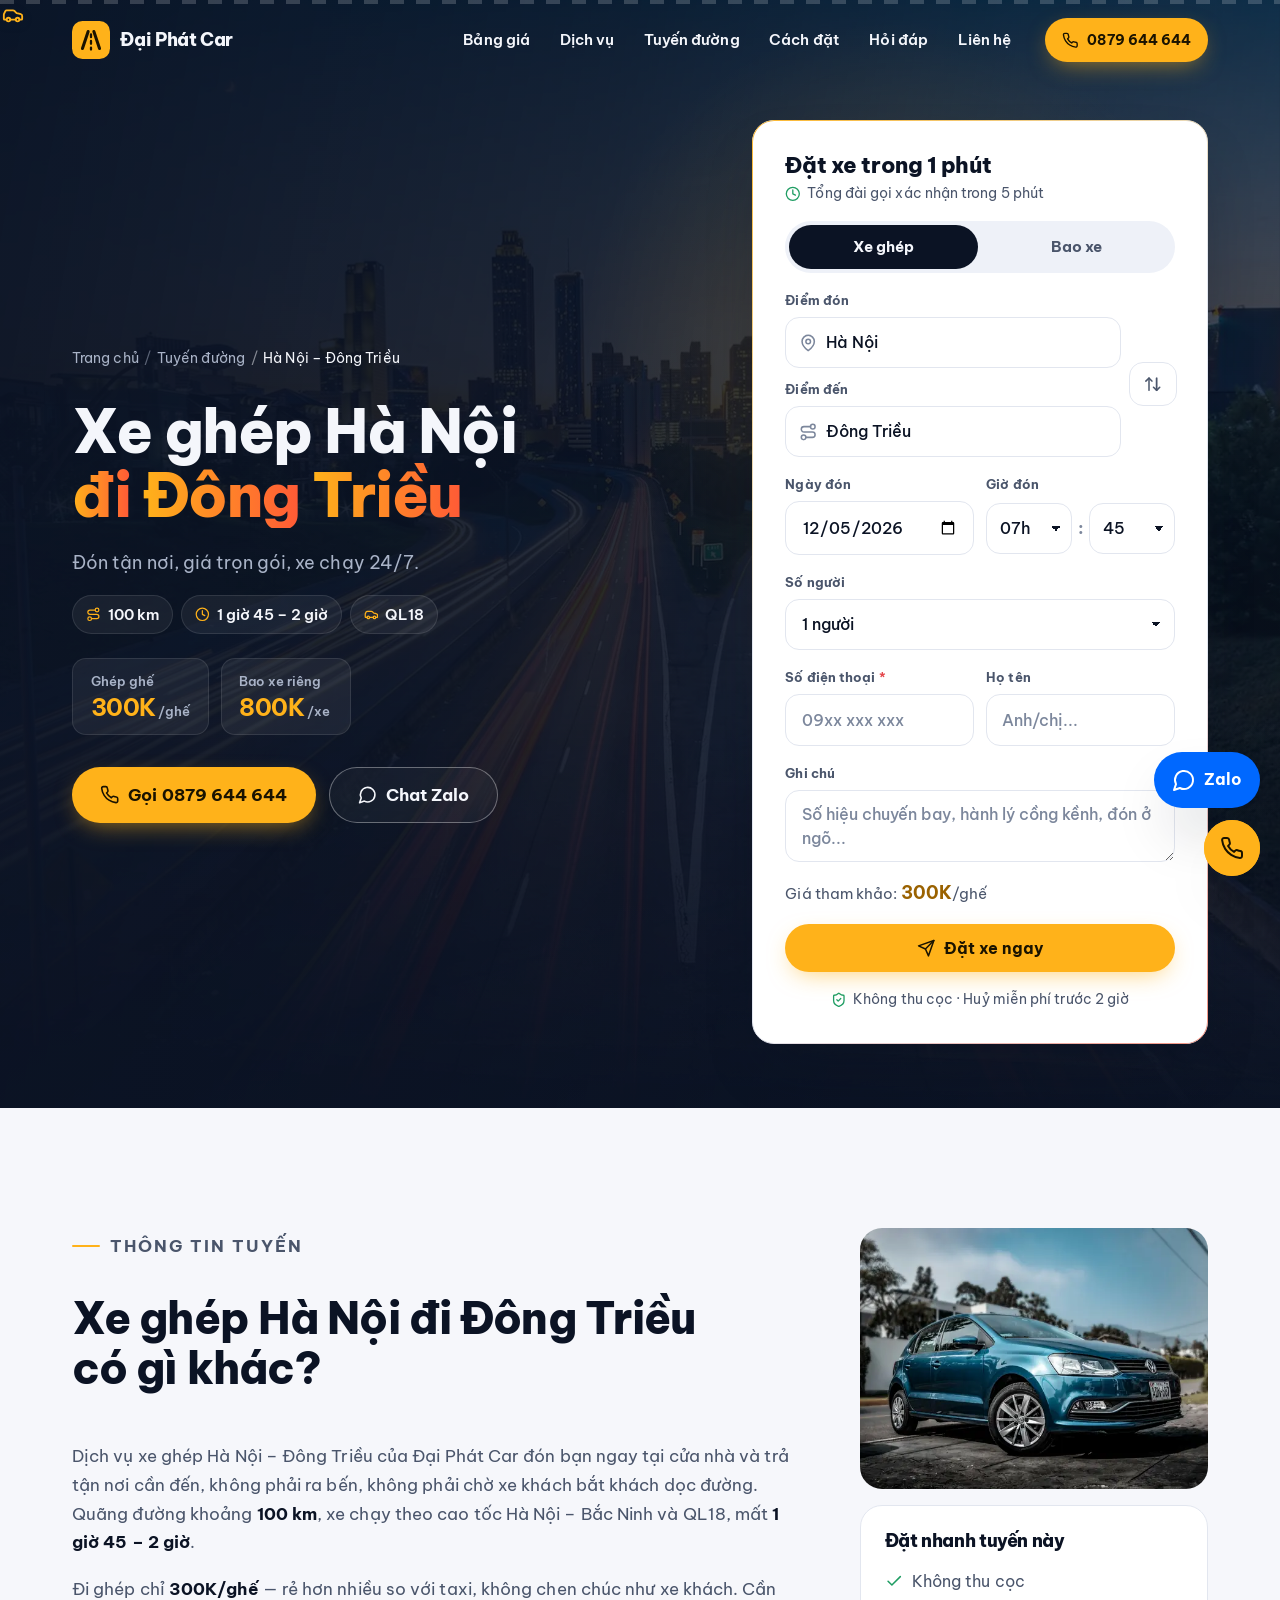
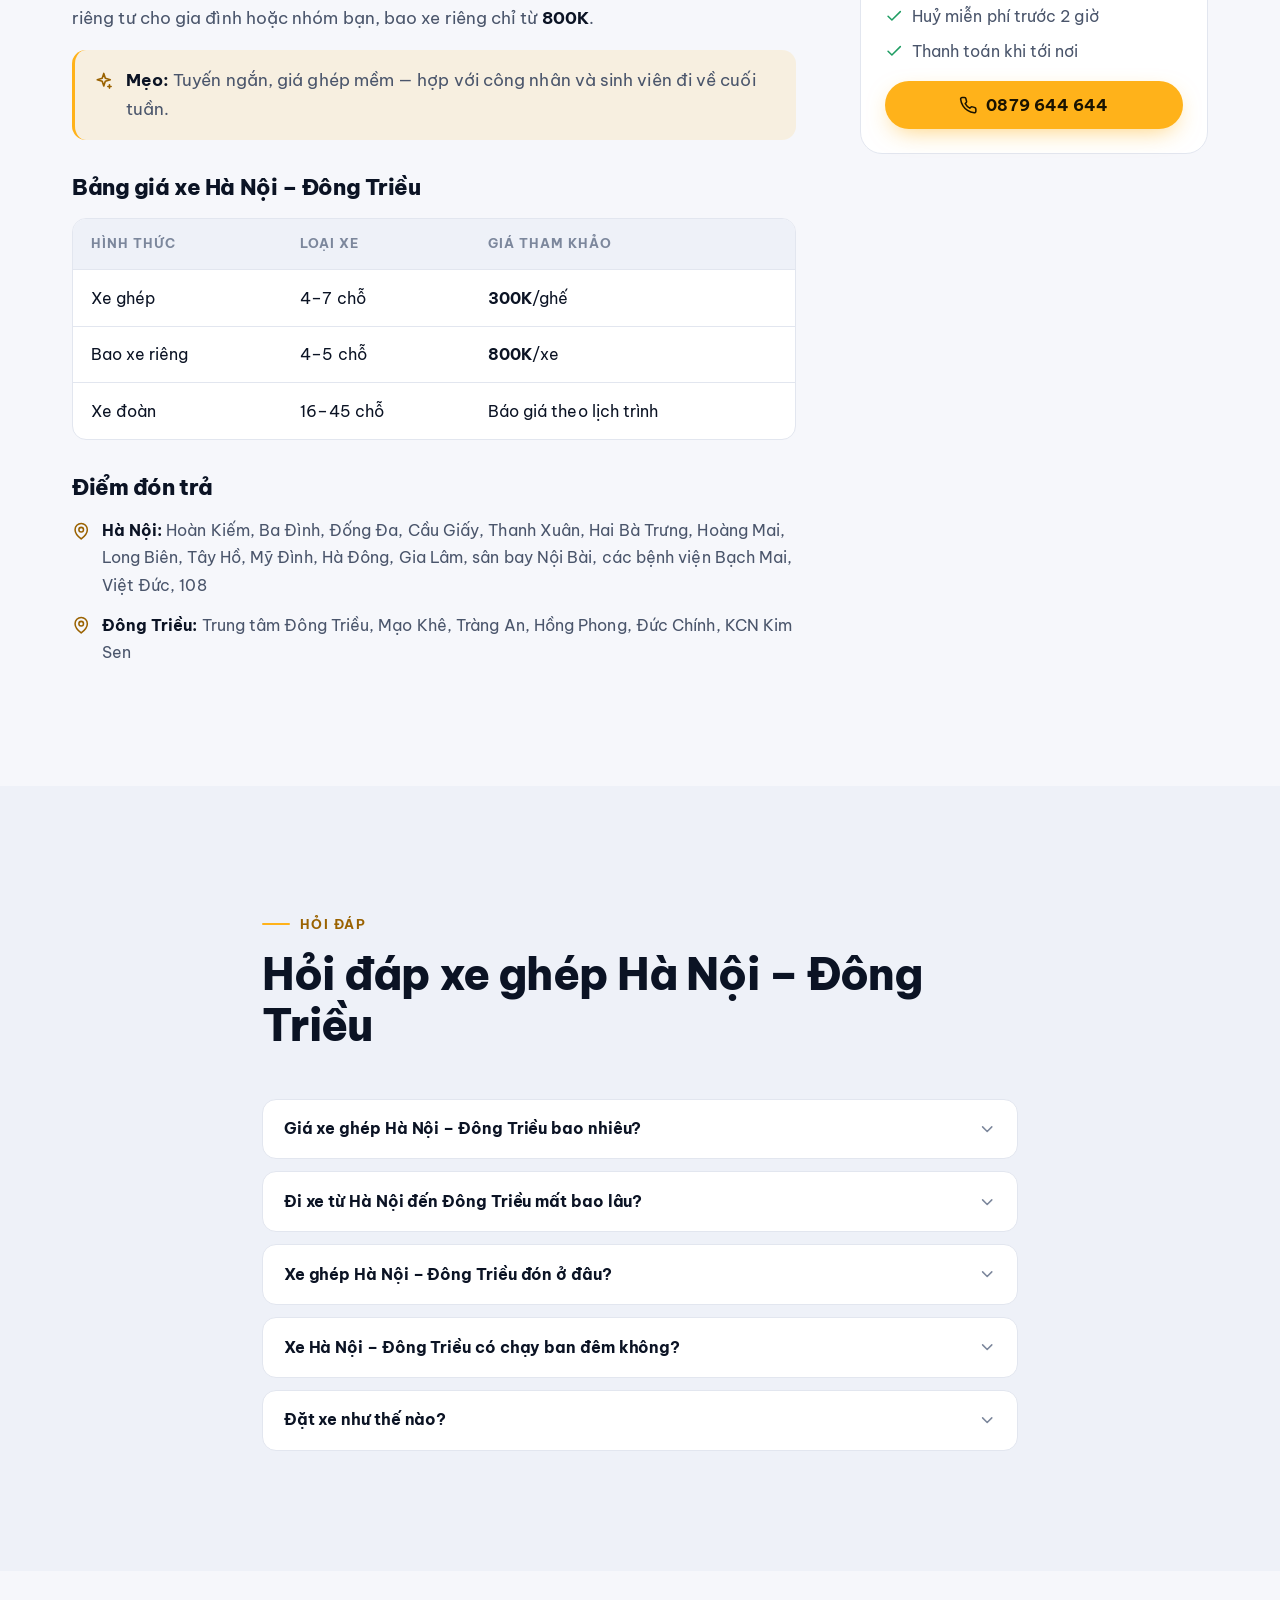
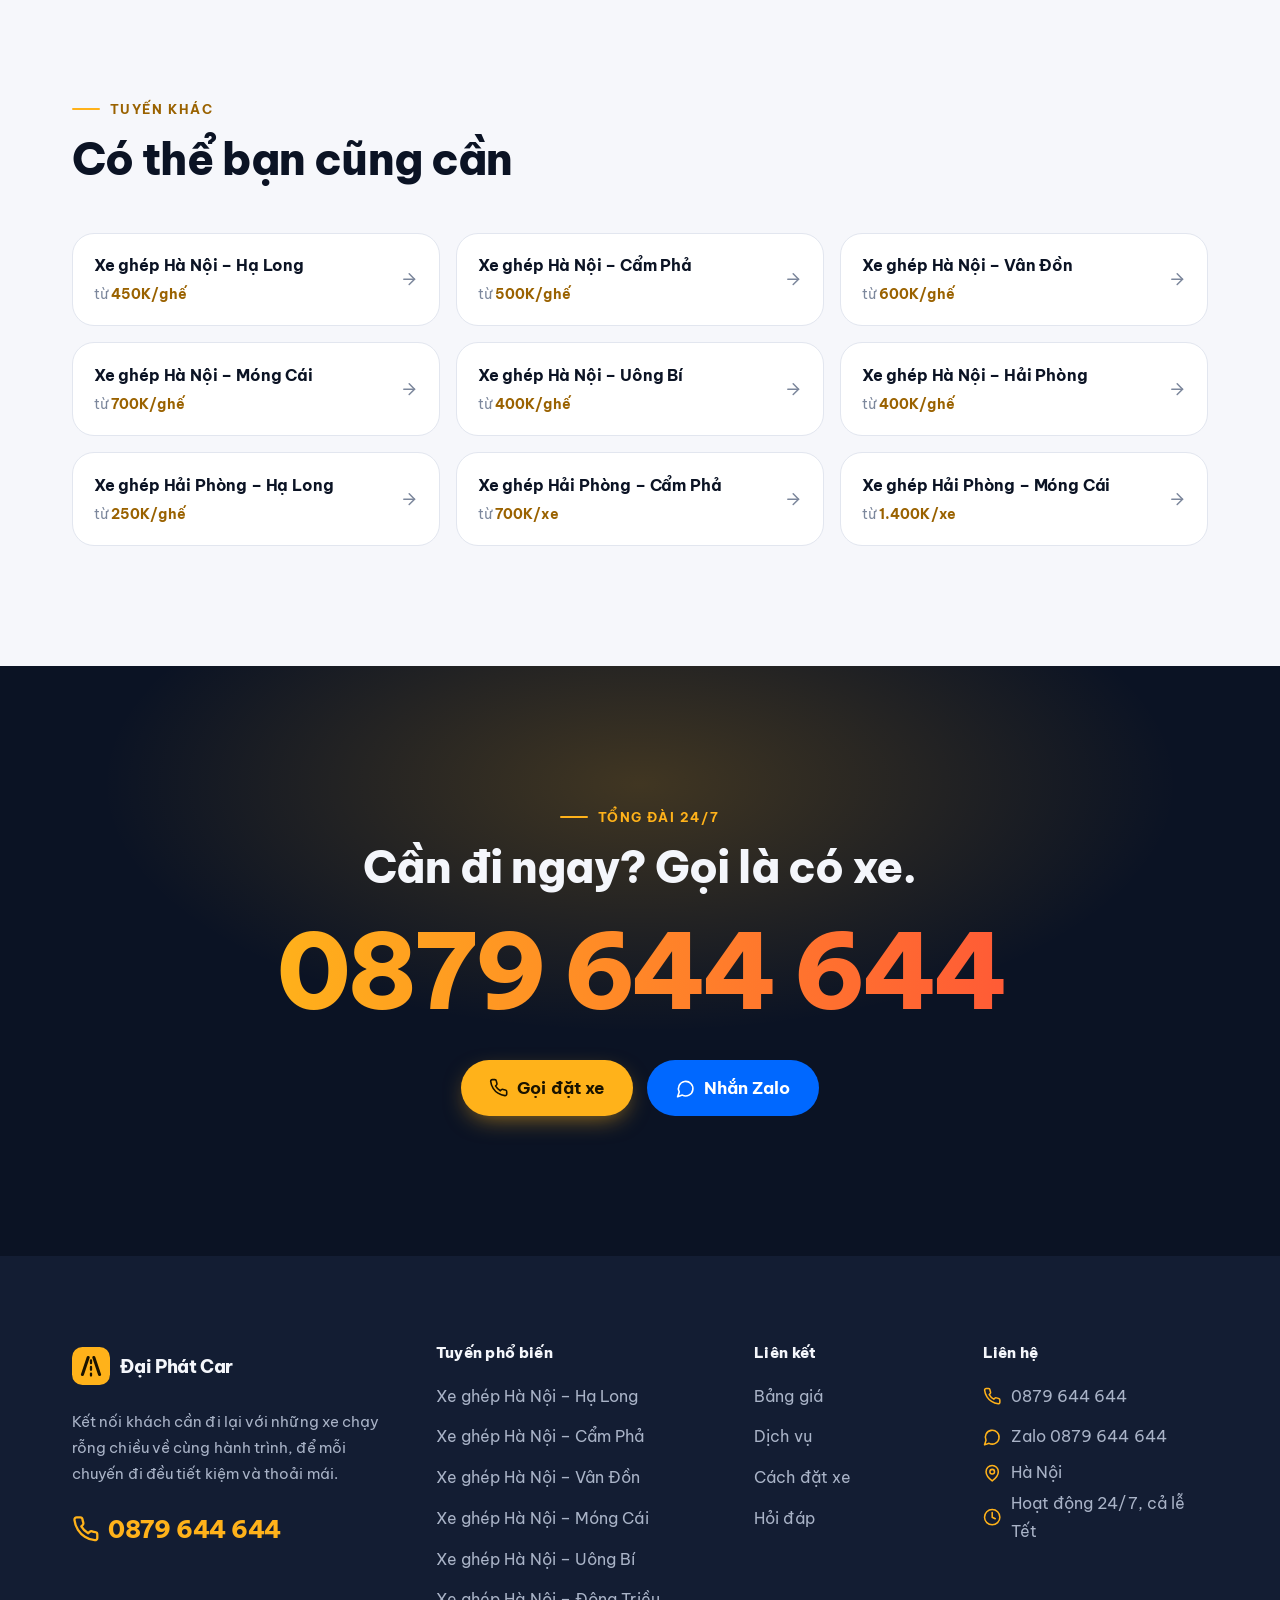
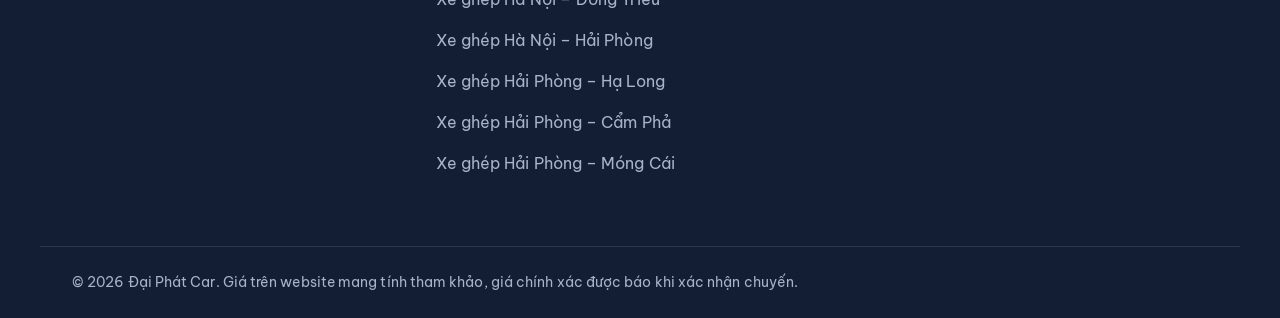
<file: tuyen/xe-ghep-ha-noi-dong-trieu.html>
<!doctype html>
<html lang="vi" class="no-js">
<head>
<!-- Google tag (gtag.js) -->
<script async src="https://www.googletagmanager.com/gtag/js?id=AW-18516548044"></script>
<script>
 window.dataLayer = window.dataLayer || [];
 function gtag(){dataLayer.push(arguments);}
 gtag('js', new Date());
 gtag('config', 'AW-18516548044');
</script>
<meta charset="utf-8">
<script>document.documentElement.className="js"</script>
<meta name="viewport" content="width=device-width, initial-scale=1, viewport-fit=cover">
<title>Xe Ghép Hà Nội – Đông Triều Giá Từ 300K, Đón Tận Nơi 24/7</title>
<meta name="description" content="Xe ghép Hà Nội đi Đông Triều chỉ 300K/ghế, bao xe từ 800K. 100 km, 1 giờ 45 – 2 giờ. Đón trả tận nơi, giá trọn gói, chạy 24/7. Gọi 0879 644 644.">
<link rel="canonical" href="https://xequangninhvip.pro.vn/tuyen/xe-ghep-ha-noi-dong-trieu.html">
<meta name="robots" content="index, follow, max-image-preview:large, max-snippet:-1">
<meta name="theme-color" content="#0B1324">
<meta name="format-detection" content="telephone=no">
<meta name="geo.region" content="VN-HN">
<meta name="geo.placename" content="Hà Nội">
<meta name="geo.position" content="21.0278;105.8342">
<meta name="ICBM" content="21.0278, 105.8342">
<meta property="og:type" content="website">
<meta property="og:locale" content="vi_VN">
<meta property="og:site_name" content="Đại Phát Car">
<meta property="og:title" content="Xe Ghép Hà Nội – Đông Triều Giá Từ 300K, Đón Tận Nơi 24/7">
<meta property="og:description" content="Xe ghép Hà Nội đi Đông Triều chỉ 300K/ghế, bao xe từ 800K. 100 km, 1 giờ 45 – 2 giờ. Đón trả tận nơi, giá trọn gói, chạy 24/7. Gọi 0879 644 644.">
<meta property="og:url" content="https://xequangninhvip.pro.vn/tuyen/xe-ghep-ha-noi-dong-trieu.html">
<meta property="og:image" content="https://xequangninhvip.pro.vn/assets/img/og-cover.jpg">
<meta property="og:image:width" content="1200">
<meta property="og:image:height" content="630">
<meta name="twitter:card" content="summary_large_image">
<meta name="twitter:title" content="Xe Ghép Hà Nội – Đông Triều Giá Từ 300K, Đón Tận Nơi 24/7">
<meta name="twitter:description" content="Xe ghép Hà Nội đi Đông Triều chỉ 300K/ghế, bao xe từ 800K. 100 km, 1 giờ 45 – 2 giờ. Đón trả tận nơi, giá trọn gói, chạy 24/7. Gọi 0879 644 644.">
<meta name="twitter:image" content="https://xequangninhvip.pro.vn/assets/img/og-cover.jpg">
<link rel="icon" href="../favicon.svg" type="image/svg+xml">
<link rel="apple-touch-icon" href="../assets/img/apple-touch-icon.png">
<link rel="manifest" href="../site.webmanifest">
<link rel="preconnect" href="https://fonts.googleapis.com">
<link rel="preconnect" href="https://fonts.gstatic.com" crossorigin>
<link rel="stylesheet" href="https://fonts.googleapis.com/css2?family=Be+Vietnam+Pro:wght@400;500;600;700;800&amp;display=swap">
<link rel="preload" as="image" href="../assets/img/hero-cao-toc-dem-1920.webp" imagesrcset="../assets/img/hero-cao-toc-dem-960.webp 960w, ../assets/img/hero-cao-toc-dem-1920.webp 1920w" imagesizes="100vw" fetchpriority="high">
<link rel="stylesheet" href="../assets/css/styles.css">
<script type="application/ld+json">{"@context":"https://schema.org","@type":"Service","serviceType":"Xe ghép, bao xe liên tỉnh","name":"Xe ghép Hà Nội – Đông Triều","description":"Xe ghép Hà Nội đi Đông Triều chỉ 300K/ghế, bao xe từ 800K. 100 km, 1 giờ 45 – 2 giờ. Đón trả tận nơi, giá trọn gói, chạy 24/7. Gọi 0879 644 644.","url":"https://xequangninhvip.pro.vn/tuyen/xe-ghep-ha-noi-dong-trieu.html","provider":{"@id":"https://xequangninhvip.pro.vn/#business","@type":"LocalBusiness","name":"Đại Phát Car","telephone":"+84879644644"},"areaServed":["Hà Nội","Đông Triều"],"offers":{"@type":"AggregateOffer","priceCurrency":"VND","lowPrice":300000,"highPrice":800000,"offerCount":2}}</script><script type="application/ld+json">{"@context":"https://schema.org","@type":"BreadcrumbList","itemListElement":[{"@type":"ListItem","position":1,"name":"Trang chủ","item":"https://xequangninhvip.pro.vn/"},{"@type":"ListItem","position":2,"name":"Tuyến đường","item":"https://xequangninhvip.pro.vn/#tuyen-duong"},{"@type":"ListItem","position":3,"name":"Xe ghép Hà Nội – Đông Triều","item":"https://xequangninhvip.pro.vn/tuyen/xe-ghep-ha-noi-dong-trieu.html"}]}</script><script type="application/ld+json">{"@context":"https://schema.org","@type":"FAQPage","mainEntity":[{"@type":"Question","name":"Giá xe ghép Hà Nội – Đông Triều bao nhiêu?","acceptedAnswer":{"@type":"Answer","text":"Xe ghép Hà Nội – Đông Triều: ghép ghế 300K/ghế; bao xe riêng 800K. Giá trọn gói đã gồm xăng xe, lái xe và vé cao tốc, được chốt khi tổng đài xác nhận."}},{"@type":"Question","name":"Đi xe từ Hà Nội đến Đông Triều mất bao lâu?","acceptedAnswer":{"@type":"Answer","text":"Quãng đường khoảng 100 km, xe đi mất 1 giờ 45 – 2 giờ theo cao tốc Hà Nội – Bắc Ninh và QL18, tuỳ tình trạng giao thông."}},{"@type":"Question","name":"Xe ghép Hà Nội – Đông Triều đón ở đâu?","acceptedAnswer":{"@type":"Answer","text":"Xe đón trả tận nơi tại Hoàn Kiếm, Ba Đình, Đống Đa, Cầu Giấy, Thanh Xuân, Hai Bà Trưng, Hoàng Mai, Long Biên, Tây Hồ, Mỹ Đình, Hà Đông, Gia Lâm, sân bay Nội Bài, các bệnh viện Bạch Mai, Việt Đức, 108 và Trung tâm Đông Triều, Mạo Khê, Tràng An, Hồng Phong, Đức Chính, KCN Kim Sen. Điểm xa trung tâm vui lòng báo khi đặt."}},{"@type":"Question","name":"Xe Hà Nội – Đông Triều có chạy ban đêm không?","acceptedAnswer":{"@type":"Answer","text":"Có. Xe chạy liên tục 24/7, kể cả chuyến đêm và ngày lễ Tết. Chuyến sau 22h nên đặt trước để được xếp xe."}},{"@type":"Question","name":"Đặt xe như thế nào?","acceptedAnswer":{"@type":"Answer","text":"Điền form trên trang, gọi 0879 644 644 hoặc nhắn Zalo. Tổng đài gọi lại xác nhận trong 5 phút."}}]}</script>
</head>
<body class="page-route">
<a class="skip-link" href="#noi-dung">Bỏ qua tới nội dung</a>
<div class="road-progress" aria-hidden="true"><span class="road-progress__bar"></span><span class="road-progress__car"><svg class="ico" viewBox="0 0 24 24" fill="none" stroke="currentColor" stroke-width="2" stroke-linecap="round" stroke-linejoin="round" aria-hidden="true"><path d="M19 17h2c.6 0 1-.4 1-1v-3c0-.9-.7-1.7-1.5-1.9C18.7 10.6 16 10 16 10s-1.3-1.4-2.2-2.3c-.5-.4-1.1-.7-1.8-.7H5c-.6 0-1.1.4-1.4.9l-1.4 2.9A3.7 3.7 0 0 0 2 12v4c0 .6.4 1 1 1h2"/><circle cx="7" cy="17" r="2"/><path d="M9 17h6"/><circle cx="17" cy="17" r="2"/></svg></span></div>
<header class="site-header" data-header>
  <div class="container header-inner">
    <a class="brand" href="../index.html" aria-label="Đại Phát Car – Trang chủ"><svg class="logo-mark" viewBox="0 0 40 40" aria-hidden="true"><rect width="40" height="40" rx="11" class="logo-bg"/><path d="M11 29 17 11M29 29 23 11" class="logo-road"/><path d="M20 14v3M20 21v3M20 28v2" class="logo-lane"/></svg><span>Đại Phát Car</span></a>
    <nav class="nav" id="site-nav" aria-label="Điều hướng chính"><ul><li><a href="../index.html#bang-gia">Bảng giá</a></li><li><a href="../index.html#dich-vu">Dịch vụ</a></li><li><a href="../index.html#tuyen-duong">Tuyến đường</a></li><li><a href="../index.html#quy-trinh">Cách đặt</a></li><li><a href="../index.html#hoi-dap">Hỏi đáp</a></li><li><a href="../index.html#lien-he">Liên hệ</a></li></ul></nav>
    <a class="btn btn-primary btn-sm header-call" href="tel:+84879644644" data-magnet><svg class="ico" viewBox="0 0 24 24" fill="none" stroke="currentColor" stroke-width="2" stroke-linecap="round" stroke-linejoin="round" aria-hidden="true"><path d="M22 16.92v3a2 2 0 0 1-2.18 2 19.79 19.79 0 0 1-8.63-3.07 19.5 19.5 0 0 1-6-6 19.79 19.79 0 0 1-3.07-8.67A2 2 0 0 1 4.11 2h3a2 2 0 0 1 2 1.72c.13.96.36 1.9.7 2.81a2 2 0 0 1-.45 2.11L8.09 9.91a16 16 0 0 0 6 6l1.27-1.27a2 2 0 0 1 2.11-.45c.91.34 1.85.57 2.81.7A2 2 0 0 1 22 16.92z"/></svg><span>0879 644 644</span></a>
    <button class="nav-toggle" type="button" aria-expanded="false" aria-controls="site-nav" aria-label="Mở menu"><svg class="ico ico-open" viewBox="0 0 24 24" fill="none" stroke="currentColor" stroke-width="2" stroke-linecap="round" stroke-linejoin="round" aria-hidden="true"><path d="M4 6h16M4 12h16M4 18h16"/></svg><svg class="ico ico-close" viewBox="0 0 24 24" fill="none" stroke="currentColor" stroke-width="2" stroke-linecap="round" stroke-linejoin="round" aria-hidden="true"><path d="M18 6 6 18M6 6l12 12"/></svg></button>
  </div>
</header>
<main id="noi-dung">
<section class="hero hero--route" aria-labelledby="hero-title">
  <div class="hero__media" aria-hidden="false">
    <img class="hero__img" data-parallax src="../assets/img/hero-cao-toc-dem-1920.webp"
      srcset="../assets/img/hero-cao-toc-dem-960.webp 960w, ../assets/img/hero-cao-toc-dem-1920.webp 1920w"
      sizes="100vw" width="1920" height="1239" alt="Xe ghép Hà Nội đi Đông Triều trên cao tốc" fetchpriority="high" decoding="async">
    <div class="hero__shade"></div>
    <div class="streaks" aria-hidden="true"><span class="streak" style="--s:0"></span><span class="streak" style="--s:1"></span><span class="streak" style="--s:2"></span><span class="streak" style="--s:3"></span><span class="streak" style="--s:4"></span><span class="streak" style="--s:5"></span><span class="streak" style="--s:6"></span></div>
    <div class="hero__spot" aria-hidden="true"></div>
  </div>
  <div class="container hero-grid">
    <div class="hero__copy">
      <nav class="crumbs" aria-label="Breadcrumb" data-anim style="--d:0"><ol>
        <li><a href="../index.html">Trang chủ</a></li><li><a href="../index.html#tuyen-duong">Tuyến đường</a></li>
        <li aria-current="page">Hà Nội – Đông Triều</li></ol></nav>
      <h1 class="h1 h1--route" id="hero-title"><span class="h1-word"><span style="--i:0">Xe</span></span> <span class="h1-word"><span style="--i:1">ghép</span></span> <span class="h1-word"><span style="--i:2">Hà</span></span> <span class="h1-word"><span style="--i:3">Nội</span></span><br> <span class="nowrap"><span class="h1-word h1-word--hl"><span style="--i:4">đi</span></span> <span class="h1-word h1-word--hl"><span style="--i:5">Đông</span></span> <span class="h1-word h1-word--hl"><span style="--i:6">Triều</span></span></span></h1>
      <p class="hero__lead" data-anim style="--d:5">Đón tận nơi, giá trọn gói, xe chạy 24/7.</p>
      <ul class="route-meta" data-anim style="--d:6">
        <li><svg class="ico" viewBox="0 0 24 24" fill="none" stroke="currentColor" stroke-width="2" stroke-linecap="round" stroke-linejoin="round" aria-hidden="true"><circle cx="6" cy="19" r="3"/><path d="M9 19h8.5a3.5 3.5 0 0 0 0-7h-11a3.5 3.5 0 0 1 0-7H15"/><circle cx="18" cy="5" r="3"/></svg>100 km</li><li><svg class="ico" viewBox="0 0 24 24" fill="none" stroke="currentColor" stroke-width="2" stroke-linecap="round" stroke-linejoin="round" aria-hidden="true"><circle cx="12" cy="12" r="10"/><path d="M12 6v6l4 2"/></svg>1 giờ 45 – 2 giờ</li><li><svg class="ico" viewBox="0 0 24 24" fill="none" stroke="currentColor" stroke-width="2" stroke-linecap="round" stroke-linejoin="round" aria-hidden="true"><path d="M19 17h2c.6 0 1-.4 1-1v-3c0-.9-.7-1.7-1.5-1.9C18.7 10.6 16 10 16 10s-1.3-1.4-2.2-2.3c-.5-.4-1.1-.7-1.8-.7H5c-.6 0-1.1.4-1.4.9l-1.4 2.9A3.7 3.7 0 0 0 2 12v4c0 .6.4 1 1 1h2"/><circle cx="7" cy="17" r="2"/><path d="M9 17h6"/><circle cx="17" cy="17" r="2"/></svg>QL18</li></ul>
      <ul class="price-chips" data-anim style="--d:7"><li><span>Ghép ghế</span><b>300K<small>/ghế</small></b></li><li><span>Bao xe riêng</span><b>800K<small>/xe</small></b></li></ul>
      <div class="hero__ctas" data-anim style="--d:9">
        <a class="btn btn-primary btn-lg" href="tel:+84879644644" data-magnet><svg class="ico" viewBox="0 0 24 24" fill="none" stroke="currentColor" stroke-width="2" stroke-linecap="round" stroke-linejoin="round" aria-hidden="true"><path d="M22 16.92v3a2 2 0 0 1-2.18 2 19.79 19.79 0 0 1-8.63-3.07 19.5 19.5 0 0 1-6-6 19.79 19.79 0 0 1-3.07-8.67A2 2 0 0 1 4.11 2h3a2 2 0 0 1 2 1.72c.13.96.36 1.9.7 2.81a2 2 0 0 1-.45 2.11L8.09 9.91a16 16 0 0 0 6 6l1.27-1.27a2 2 0 0 1 2.11-.45c.91.34 1.85.57 2.81.7A2 2 0 0 1 22 16.92z"/></svg><span>Gọi 0879 644 644</span></a>
        <a class="btn btn-ghost btn-lg" href="https://zalo.me/0879644644" target="_blank" rel="noopener"><svg class="ico" viewBox="0 0 24 24" fill="none" stroke="currentColor" stroke-width="2" stroke-linecap="round" stroke-linejoin="round" aria-hidden="true"><path d="M7.9 20A9 9 0 1 0 4 16.1L2 22z"/></svg><span>Chat Zalo</span></a>
      </div>
    </div>
    <div class="hero__form" id="dat-xe" data-anim style="--d:4"><form class="booking card" id="booking-form" novalidate aria-labelledby="booking-title">
  <div class="booking__head">
    <h2 class="booking__title" id="booking-title">Đặt xe trong 1 phút</h2>
    <p class="booking__sub"><svg class="ico" viewBox="0 0 24 24" fill="none" stroke="currentColor" stroke-width="2" stroke-linecap="round" stroke-linejoin="round" aria-hidden="true"><circle cx="12" cy="12" r="10"/><path d="M12 6v6l4 2"/></svg> Tổng đài gọi xác nhận trong 5 phút</p>
  </div>
  <fieldset class="seg" aria-label="Hình thức đi"><label class="seg__opt"><input type="radio" name="loai" value="Xe ghép" checked><span>Xe ghép</span></label><label class="seg__opt"><input type="radio" name="loai" value="Bao xe"><span>Bao xe</span></label></fieldset>
  <div class="route-fields">
    <div class="field"><label for="f-from">Điểm đón</label>
      <div class="field__icon"><svg class="ico" viewBox="0 0 24 24" fill="none" stroke="currentColor" stroke-width="2" stroke-linecap="round" stroke-linejoin="round" aria-hidden="true"><path d="M20 10c0 6-8 12-8 12s-8-6-8-12a8 8 0 0 1 16 0Z"/><circle cx="12" cy="10" r="3"/></svg><input id="f-from" name="diem_don" list="dl-places" placeholder="VD: Cầu Giấy, Hà Nội" value="Hà Nội" required autocomplete="address-level2"></div></div>
    <button class="swap" type="button" data-swap aria-label="Đổi chiều điểm đón và điểm đến"><svg class="ico" viewBox="0 0 24 24" fill="none" stroke="currentColor" stroke-width="2" stroke-linecap="round" stroke-linejoin="round" aria-hidden="true"><path d="m16 3 4 4-4 4"/><path d="M20 7H4"/><path d="m8 21-4-4 4-4"/><path d="M4 17h16"/></svg></button>
    <div class="field"><label for="f-to">Điểm đến</label>
      <div class="field__icon"><svg class="ico" viewBox="0 0 24 24" fill="none" stroke="currentColor" stroke-width="2" stroke-linecap="round" stroke-linejoin="round" aria-hidden="true"><circle cx="6" cy="19" r="3"/><path d="M9 19h8.5a3.5 3.5 0 0 0 0-7h-11a3.5 3.5 0 0 1 0-7H15"/><circle cx="18" cy="5" r="3"/></svg><input id="f-to" name="diem_den" list="dl-places" placeholder="VD: Bãi Cháy, Hạ Long" value="Đông Triều" required></div></div>
  </div>
  <datalist id="dl-places"><option value="Cẩm Phả"><option value="Hà Nội"><option value="Hạ Long"><option value="Hải Phòng"><option value="Móng Cái"><option value="Uông Bí"><option value="Vân Đồn"><option value="Đông Triều"></datalist>
  <div class="grid-2">
    <div class="field"><label for="f-date">Ngày đón</label>
      <input id="f-date" name="ngay_don" type="date" required></div>
    <div class="field"><label for="f-hour">Giờ đón</label>
      <div class="time-pick">
        <select id="f-hour" name="gio" aria-label="Giờ"><option value="00">00h</option><option value="01">01h</option><option value="02">02h</option><option value="03">03h</option><option value="04">04h</option><option value="05">05h</option><option value="06">06h</option><option value="07">07h</option><option value="08">08h</option><option value="09">09h</option><option value="10">10h</option><option value="11">11h</option><option value="12">12h</option><option value="13">13h</option><option value="14">14h</option><option value="15">15h</option><option value="16">16h</option><option value="17">17h</option><option value="18">18h</option><option value="19">19h</option><option value="20">20h</option><option value="21">21h</option><option value="22">22h</option><option value="23">23h</option></select><span aria-hidden="true">:</span>
        <select id="f-min" name="phut" aria-label="Phút"><option value="00">00</option><option value="05">05</option><option value="10">10</option><option value="15">15</option><option value="20">20</option><option value="25">25</option><option value="30">30</option><option value="35">35</option><option value="40">40</option><option value="45">45</option><option value="50">50</option><option value="55">55</option></select></div></div>
  </div>
  <div class="grid-2">
    <div class="field"><label for="f-seats" data-seat-label>Số người</label>
      <select id="f-seats" name="so_nguoi"><option value="1">1 người</option><option value="2">2 người</option><option value="3">3 người</option><option value="4">4 người</option><option value="5">5 người</option><option value="6">6 người</option><option value="7">7 người</option></select></div>
    <div class="field field--car" data-car-field hidden><label for="f-car">Loại xe</label>
      <select id="f-car" name="loai_xe"><option>Xe 4–5 chỗ</option><option>Xe 7 chỗ</option><option>Xe 16 chỗ</option><option>Xe 29 chỗ</option><option>Xe 45 chỗ</option></select></div>
  </div>
  <div class="grid-2">
    <div class="field"><label for="f-phone">Số điện thoại <abbr title="bắt buộc">*</abbr></label>
      <input id="f-phone" name="sdt" type="tel" inputmode="tel" placeholder="09xx xxx xxx" required autocomplete="tel"></div>
    <div class="field"><label for="f-name">Họ tên</label>
      <input id="f-name" name="ho_ten" placeholder="Anh/chị..." autocomplete="name"></div>
  </div>
  <div class="field"><label for="f-note">Ghi chú</label>
    <textarea id="f-note" name="ghi_chu" rows="2" placeholder="Số hiệu chuyến bay, hành lý cồng kềnh, đón ở ngõ..."></textarea></div>
  <input class="hp" name="website" tabindex="-1" autocomplete="off" aria-hidden="true">
  <p class="estimate" data-estimate aria-live="polite"></p>
  <p class="form-error" data-form-error role="alert"></p>
  <button class="btn btn-primary btn-block" type="submit"><svg class="ico" viewBox="0 0 24 24" fill="none" stroke="currentColor" stroke-width="2" stroke-linecap="round" stroke-linejoin="round" aria-hidden="true"><path d="m22 2-7 20-4-9-9-4Z"/><path d="M22 2 11 13"/></svg><span>Đặt xe ngay</span></button>
  <p class="booking__foot"><svg class="ico" viewBox="0 0 24 24" fill="none" stroke="currentColor" stroke-width="2" stroke-linecap="round" stroke-linejoin="round" aria-hidden="true"><path d="M20 13c0 5-3.5 7.5-7.66 8.95a1 1 0 0 1-.67-.01C7.5 20.5 4 18 4 13V6a1 1 0 0 1 1-1c2 0 4.5-1.2 6.24-2.72a1.17 1.17 0 0 1 1.52 0C14.51 3.81 17 5 19 5a1 1 0 0 1 1 1z"/><path d="m9 12 2 2 4-4"/></svg> Không thu cọc · Huỷ miễn phí trước 2 giờ</p>
</form></div>
  </div>
</section>

<section class="section" aria-labelledby="about-title">
  <div class="container article-grid">
    <article class="prose">
      <p class="eyebrow" data-reveal>Thông tin tuyến</p>
      <h2 class="h2" id="about-title" data-float>Xe ghép Hà Nội đi Đông Triều có gì khác?</h2>
      <p data-reveal>Dịch vụ xe ghép Hà Nội – Đông Triều của Đại Phát Car đón bạn ngay tại cửa nhà và trả tận nơi cần đến,
        không phải ra bến, không phải chờ xe khách bắt khách dọc đường. Quãng đường khoảng <strong>100 km</strong>,
        xe chạy theo cao tốc Hà Nội – Bắc Ninh và QL18, mất <strong>1 giờ 45 – 2 giờ</strong>.</p>
      <p data-reveal>Đi ghép chỉ <strong>300K/ghế</strong> — rẻ hơn nhiều so với taxi, không chen chúc như xe khách. Cần riêng tư cho gia đình hoặc nhóm bạn, bao xe riêng chỉ từ <strong>800K</strong>.</p>
      <p class="tip" data-reveal><svg class="ico" viewBox="0 0 24 24" fill="none" stroke="currentColor" stroke-width="2" stroke-linecap="round" stroke-linejoin="round" aria-hidden="true"><path d="M12 3l1.9 5.8L20 10.7l-6.1 1.9L12 18.4l-1.9-5.8L4 10.7l6.1-1.9z"/><path d="M19 17v4M17 19h4"/></svg><span><strong>Mẹo:</strong> Tuyến ngắn, giá ghép mềm — hợp với công nhân và sinh viên đi về cuối tuần.</span></p>
      <h3 data-reveal>Bảng giá xe Hà Nội – Đông Triều</h3>
      <div class="table-wrap" data-reveal><table class="price-table">
        <thead><tr><th scope="col">Hình thức</th><th scope="col">Loại xe</th><th scope="col">Giá tham khảo</th></tr></thead>
        <tbody>
          <tr><td>Xe ghép</td><td>4–7 chỗ</td><td><b>300K</b>/ghế</td></tr><tr><td>Bao xe riêng</td><td>4–5 chỗ</td><td><b>800K</b>/xe</td></tr>
          <tr><td>Xe đoàn</td><td>16–45 chỗ</td><td>Báo giá theo lịch trình</td></tr>
        </tbody></table></div>
      <h3 data-reveal>Điểm đón trả</h3>
      <ul class="areas" data-reveal>
        <li><svg class="ico" viewBox="0 0 24 24" fill="none" stroke="currentColor" stroke-width="2" stroke-linecap="round" stroke-linejoin="round" aria-hidden="true"><path d="M20 10c0 6-8 12-8 12s-8-6-8-12a8 8 0 0 1 16 0Z"/><circle cx="12" cy="10" r="3"/></svg><div><b>Hà Nội:</b> Hoàn Kiếm, Ba Đình, Đống Đa, Cầu Giấy, Thanh Xuân, Hai Bà Trưng, Hoàng Mai, Long Biên, Tây Hồ, Mỹ Đình, Hà Đông, Gia Lâm, sân bay Nội Bài, các bệnh viện Bạch Mai, Việt Đức, 108</div></li>
        <li><svg class="ico" viewBox="0 0 24 24" fill="none" stroke="currentColor" stroke-width="2" stroke-linecap="round" stroke-linejoin="round" aria-hidden="true"><path d="M20 10c0 6-8 12-8 12s-8-6-8-12a8 8 0 0 1 16 0Z"/><circle cx="12" cy="10" r="3"/></svg><div><b>Đông Triều:</b> Trung tâm Đông Triều, Mạo Khê, Tràng An, Hồng Phong, Đức Chính, KCN Kim Sen</div></li></ul>
    </article>
    <aside class="article-aside" data-reveal>
      <img class="aside-img" src="../assets/img/xe-5-cho-1200.webp" srcset="../assets/img/xe-5-cho-640.webp 640w, ../assets/img/xe-5-cho-1200.webp 1200w" sizes="(max-width: 1024px) 100vw, 40vw" width="1200" height="800" alt="Xe phục vụ tuyến Hà Nội – Đông Triều" loading="lazy" decoding="async">
      <div class="aside-card card">
        <h3>Đặt nhanh tuyến này</h3>
        <ul class="aside-list"><li><svg class="ico" viewBox="0 0 24 24" fill="none" stroke="currentColor" stroke-width="2" stroke-linecap="round" stroke-linejoin="round" aria-hidden="true"><path d="M20 6 9 17l-5-5"/></svg>Không thu cọc</li><li><svg class="ico" viewBox="0 0 24 24" fill="none" stroke="currentColor" stroke-width="2" stroke-linecap="round" stroke-linejoin="round" aria-hidden="true"><path d="M20 6 9 17l-5-5"/></svg>Huỷ miễn phí trước 2 giờ</li><li><svg class="ico" viewBox="0 0 24 24" fill="none" stroke="currentColor" stroke-width="2" stroke-linecap="round" stroke-linejoin="round" aria-hidden="true"><path d="M20 6 9 17l-5-5"/></svg>Thanh toán khi tới nơi</li></ul>
        <a class="btn btn-primary btn-block" href="tel:+84879644644"><svg class="ico" viewBox="0 0 24 24" fill="none" stroke="currentColor" stroke-width="2" stroke-linecap="round" stroke-linejoin="round" aria-hidden="true"><path d="M22 16.92v3a2 2 0 0 1-2.18 2 19.79 19.79 0 0 1-8.63-3.07 19.5 19.5 0 0 1-6-6 19.79 19.79 0 0 1-3.07-8.67A2 2 0 0 1 4.11 2h3a2 2 0 0 1 2 1.72c.13.96.36 1.9.7 2.81a2 2 0 0 1-.45 2.11L8.09 9.91a16 16 0 0 0 6 6l1.27-1.27a2 2 0 0 1 2.11-.45c.91.34 1.85.57 2.81.7A2 2 0 0 1 22 16.92z"/></svg><span>0879 644 644</span></a>
      </div>
    </aside>
  </div>
</section>

<section class="section section--alt" id="hoi-dap" aria-labelledby="faq-title">
  <div class="container container--narrow">
    <p class="eyebrow" data-reveal>Hỏi đáp</p>
    <h2 class="h2" id="faq-title" data-float>Hỏi đáp xe ghép Hà Nội – Đông Triều</h2>
    <div class="faq"><details class="faq__item" data-reveal><summary><h3>Giá xe ghép Hà Nội – Đông Triều bao nhiêu?</h3><svg class="ico" viewBox="0 0 24 24" fill="none" stroke="currentColor" stroke-width="2" stroke-linecap="round" stroke-linejoin="round" aria-hidden="true"><path d="m6 9 6 6 6-6"/></svg></summary><div class="faq__a"><p>Xe ghép Hà Nội – Đông Triều: ghép ghế 300K/ghế; bao xe riêng 800K. Giá trọn gói đã gồm xăng xe, lái xe và vé cao tốc, được chốt khi tổng đài xác nhận.</p></div></details><details class="faq__item" data-reveal><summary><h3>Đi xe từ Hà Nội đến Đông Triều mất bao lâu?</h3><svg class="ico" viewBox="0 0 24 24" fill="none" stroke="currentColor" stroke-width="2" stroke-linecap="round" stroke-linejoin="round" aria-hidden="true"><path d="m6 9 6 6 6-6"/></svg></summary><div class="faq__a"><p>Quãng đường khoảng 100 km, xe đi mất 1 giờ 45 – 2 giờ theo cao tốc Hà Nội – Bắc Ninh và QL18, tuỳ tình trạng giao thông.</p></div></details><details class="faq__item" data-reveal><summary><h3>Xe ghép Hà Nội – Đông Triều đón ở đâu?</h3><svg class="ico" viewBox="0 0 24 24" fill="none" stroke="currentColor" stroke-width="2" stroke-linecap="round" stroke-linejoin="round" aria-hidden="true"><path d="m6 9 6 6 6-6"/></svg></summary><div class="faq__a"><p>Xe đón trả tận nơi tại Hoàn Kiếm, Ba Đình, Đống Đa, Cầu Giấy, Thanh Xuân, Hai Bà Trưng, Hoàng Mai, Long Biên, Tây Hồ, Mỹ Đình, Hà Đông, Gia Lâm, sân bay Nội Bài, các bệnh viện Bạch Mai, Việt Đức, 108 và Trung tâm Đông Triều, Mạo Khê, Tràng An, Hồng Phong, Đức Chính, KCN Kim Sen. Điểm xa trung tâm vui lòng báo khi đặt.</p></div></details><details class="faq__item" data-reveal><summary><h3>Xe Hà Nội – Đông Triều có chạy ban đêm không?</h3><svg class="ico" viewBox="0 0 24 24" fill="none" stroke="currentColor" stroke-width="2" stroke-linecap="round" stroke-linejoin="round" aria-hidden="true"><path d="m6 9 6 6 6-6"/></svg></summary><div class="faq__a"><p>Có. Xe chạy liên tục 24/7, kể cả chuyến đêm và ngày lễ Tết. Chuyến sau 22h nên đặt trước để được xếp xe.</p></div></details><details class="faq__item" data-reveal><summary><h3>Đặt xe như thế nào?</h3><svg class="ico" viewBox="0 0 24 24" fill="none" stroke="currentColor" stroke-width="2" stroke-linecap="round" stroke-linejoin="round" aria-hidden="true"><path d="m6 9 6 6 6-6"/></svg></summary><div class="faq__a"><p>Điền form trên trang, gọi 0879 644 644 hoặc nhắn Zalo. Tổng đài gọi lại xác nhận trong 5 phút.</p></div></details></div>
  </div>
</section>

<section class="section" aria-labelledby="other-title">
  <div class="container">
    <p class="eyebrow" data-reveal>Tuyến khác</p>
    <h2 class="h2" id="other-title" data-float>Có thể bạn cũng cần</h2>
    <ul class="route-list"><li><a class="route-link card" href="xe-ghep-ha-noi-ha-long.html"><span class="route-link__name">Xe ghép Hà Nội – Hạ Long</span><span class="route-link__meta">từ <b>450K/ghế</b></span><svg class="ico route-link__arrow" viewBox="0 0 24 24" fill="none" stroke="currentColor" stroke-width="2" stroke-linecap="round" stroke-linejoin="round" aria-hidden="true"><path d="M5 12h14"/><path d="m12 5 7 7-7 7"/></svg></a></li><li><a class="route-link card" href="xe-ghep-ha-noi-cam-pha.html"><span class="route-link__name">Xe ghép Hà Nội – Cẩm Phả</span><span class="route-link__meta">từ <b>500K/ghế</b></span><svg class="ico route-link__arrow" viewBox="0 0 24 24" fill="none" stroke="currentColor" stroke-width="2" stroke-linecap="round" stroke-linejoin="round" aria-hidden="true"><path d="M5 12h14"/><path d="m12 5 7 7-7 7"/></svg></a></li><li><a class="route-link card" href="xe-ghep-ha-noi-van-don.html"><span class="route-link__name">Xe ghép Hà Nội – Vân Đồn</span><span class="route-link__meta">từ <b>600K/ghế</b></span><svg class="ico route-link__arrow" viewBox="0 0 24 24" fill="none" stroke="currentColor" stroke-width="2" stroke-linecap="round" stroke-linejoin="round" aria-hidden="true"><path d="M5 12h14"/><path d="m12 5 7 7-7 7"/></svg></a></li><li><a class="route-link card" href="xe-ghep-ha-noi-mong-cai.html"><span class="route-link__name">Xe ghép Hà Nội – Móng Cái</span><span class="route-link__meta">từ <b>700K/ghế</b></span><svg class="ico route-link__arrow" viewBox="0 0 24 24" fill="none" stroke="currentColor" stroke-width="2" stroke-linecap="round" stroke-linejoin="round" aria-hidden="true"><path d="M5 12h14"/><path d="m12 5 7 7-7 7"/></svg></a></li><li><a class="route-link card" href="xe-ghep-ha-noi-uong-bi.html"><span class="route-link__name">Xe ghép Hà Nội – Uông Bí</span><span class="route-link__meta">từ <b>400K/ghế</b></span><svg class="ico route-link__arrow" viewBox="0 0 24 24" fill="none" stroke="currentColor" stroke-width="2" stroke-linecap="round" stroke-linejoin="round" aria-hidden="true"><path d="M5 12h14"/><path d="m12 5 7 7-7 7"/></svg></a></li><li><a class="route-link card" href="xe-ghep-ha-noi-hai-phong.html"><span class="route-link__name">Xe ghép Hà Nội – Hải Phòng</span><span class="route-link__meta">từ <b>400K/ghế</b></span><svg class="ico route-link__arrow" viewBox="0 0 24 24" fill="none" stroke="currentColor" stroke-width="2" stroke-linecap="round" stroke-linejoin="round" aria-hidden="true"><path d="M5 12h14"/><path d="m12 5 7 7-7 7"/></svg></a></li><li><a class="route-link card" href="xe-ghep-hai-phong-ha-long.html"><span class="route-link__name">Xe ghép Hải Phòng – Hạ Long</span><span class="route-link__meta">từ <b>250K/ghế</b></span><svg class="ico route-link__arrow" viewBox="0 0 24 24" fill="none" stroke="currentColor" stroke-width="2" stroke-linecap="round" stroke-linejoin="round" aria-hidden="true"><path d="M5 12h14"/><path d="m12 5 7 7-7 7"/></svg></a></li><li><a class="route-link card" href="xe-ghep-hai-phong-cam-pha.html"><span class="route-link__name">Xe ghép Hải Phòng – Cẩm Phả</span><span class="route-link__meta">từ <b>700K/xe</b></span><svg class="ico route-link__arrow" viewBox="0 0 24 24" fill="none" stroke="currentColor" stroke-width="2" stroke-linecap="round" stroke-linejoin="round" aria-hidden="true"><path d="M5 12h14"/><path d="m12 5 7 7-7 7"/></svg></a></li><li><a class="route-link card" href="xe-ghep-hai-phong-mong-cai.html"><span class="route-link__name">Xe ghép Hải Phòng – Móng Cái</span><span class="route-link__meta">từ <b>1.400K/xe</b></span><svg class="ico route-link__arrow" viewBox="0 0 24 24" fill="none" stroke="currentColor" stroke-width="2" stroke-linecap="round" stroke-linejoin="round" aria-hidden="true"><path d="M5 12h14"/><path d="m12 5 7 7-7 7"/></svg></a></li></ul>
  </div>
</section>
<section class="cta" aria-labelledby="cta-title">
  <div class="cta__glow" aria-hidden="true"></div>
  <div class="container cta__inner">
    <p class="eyebrow eyebrow--dark" data-reveal>Tổng đài 24/7</p>
    <h2 class="h2 h2--light" id="cta-title" data-float>Cần đi ngay? Gọi là có xe.</h2>
    <a class="cta__phone" href="tel:+84879644644" data-magnet>0879 644 644</a>
    <div class="cta__actions" data-reveal>
      <a class="btn btn-primary btn-lg" href="tel:+84879644644" data-magnet><svg class="ico" viewBox="0 0 24 24" fill="none" stroke="currentColor" stroke-width="2" stroke-linecap="round" stroke-linejoin="round" aria-hidden="true"><path d="M22 16.92v3a2 2 0 0 1-2.18 2 19.79 19.79 0 0 1-8.63-3.07 19.5 19.5 0 0 1-6-6 19.79 19.79 0 0 1-3.07-8.67A2 2 0 0 1 4.11 2h3a2 2 0 0 1 2 1.72c.13.96.36 1.9.7 2.81a2 2 0 0 1-.45 2.11L8.09 9.91a16 16 0 0 0 6 6l1.27-1.27a2 2 0 0 1 2.11-.45c.91.34 1.85.57 2.81.7A2 2 0 0 1 22 16.92z"/></svg><span>Gọi đặt xe</span></a>
      <a class="btn btn-zalo btn-lg" href="https://zalo.me/0879644644" target="_blank" rel="noopener"><svg class="ico" viewBox="0 0 24 24" fill="none" stroke="currentColor" stroke-width="2" stroke-linecap="round" stroke-linejoin="round" aria-hidden="true"><path d="M7.9 20A9 9 0 1 0 4 16.1L2 22z"/></svg><span>Nhắn Zalo</span></a>
    </div>
  </div>
</section>
</main>
<footer class="site-footer" id="lien-he">
  <div class="container footer-grid">
    <div class="footer-about">
      <a class="brand brand--light" href="../index.html"><svg class="logo-mark" viewBox="0 0 40 40" aria-hidden="true"><rect width="40" height="40" rx="11" class="logo-bg"/><path d="M11 29 17 11M29 29 23 11" class="logo-road"/><path d="M20 14v3M20 21v3M20 28v2" class="logo-lane"/></svg><span>Đại Phát Car</span></a>
      <p>Kết nối khách cần đi lại với những xe chạy rỗng chiều về cùng hành trình, để mỗi chuyến đi đều tiết kiệm và thoải mái.</p>
      <a class="footer-phone" href="tel:+84879644644"><svg class="ico" viewBox="0 0 24 24" fill="none" stroke="currentColor" stroke-width="2" stroke-linecap="round" stroke-linejoin="round" aria-hidden="true"><path d="M22 16.92v3a2 2 0 0 1-2.18 2 19.79 19.79 0 0 1-8.63-3.07 19.5 19.5 0 0 1-6-6 19.79 19.79 0 0 1-3.07-8.67A2 2 0 0 1 4.11 2h3a2 2 0 0 1 2 1.72c.13.96.36 1.9.7 2.81a2 2 0 0 1-.45 2.11L8.09 9.91a16 16 0 0 0 6 6l1.27-1.27a2 2 0 0 1 2.11-.45c.91.34 1.85.57 2.81.7A2 2 0 0 1 22 16.92z"/></svg>0879 644 644</a>
    </div>
    <nav aria-label="Tuyến xe ghép"><h3>Tuyến phổ biến</h3><ul><li><a class="link" href="../tuyen/xe-ghep-ha-noi-ha-long.html">Xe ghép Hà Nội – Hạ Long</a></li><li><a class="link" href="../tuyen/xe-ghep-ha-noi-cam-pha.html">Xe ghép Hà Nội – Cẩm Phả</a></li><li><a class="link" href="../tuyen/xe-ghep-ha-noi-van-don.html">Xe ghép Hà Nội – Vân Đồn</a></li><li><a class="link" href="../tuyen/xe-ghep-ha-noi-mong-cai.html">Xe ghép Hà Nội – Móng Cái</a></li><li><a class="link" href="../tuyen/xe-ghep-ha-noi-uong-bi.html">Xe ghép Hà Nội – Uông Bí</a></li><li><a class="link" href="../tuyen/xe-ghep-ha-noi-dong-trieu.html">Xe ghép Hà Nội – Đông Triều</a></li><li><a class="link" href="../tuyen/xe-ghep-ha-noi-hai-phong.html">Xe ghép Hà Nội – Hải Phòng</a></li><li><a class="link" href="../tuyen/xe-ghep-hai-phong-ha-long.html">Xe ghép Hải Phòng – Hạ Long</a></li><li><a class="link" href="../tuyen/xe-ghep-hai-phong-cam-pha.html">Xe ghép Hải Phòng – Cẩm Phả</a></li><li><a class="link" href="../tuyen/xe-ghep-hai-phong-mong-cai.html">Xe ghép Hải Phòng – Móng Cái</a></li></ul></nav>
    <nav aria-label="Liên kết nhanh"><h3>Liên kết</h3><ul>
      <li><a class="link" href="../index.html#bang-gia">Bảng giá</a></li><li><a class="link" href="../index.html#dich-vu">Dịch vụ</a></li>
      <li><a class="link" href="../index.html#quy-trinh">Cách đặt xe</a></li><li><a class="link" href="../index.html#hoi-dap">Hỏi đáp</a></li></ul></nav>
    <div><h3>Liên hệ</h3><ul class="contact-list">
      <li><svg class="ico" viewBox="0 0 24 24" fill="none" stroke="currentColor" stroke-width="2" stroke-linecap="round" stroke-linejoin="round" aria-hidden="true"><path d="M22 16.92v3a2 2 0 0 1-2.18 2 19.79 19.79 0 0 1-8.63-3.07 19.5 19.5 0 0 1-6-6 19.79 19.79 0 0 1-3.07-8.67A2 2 0 0 1 4.11 2h3a2 2 0 0 1 2 1.72c.13.96.36 1.9.7 2.81a2 2 0 0 1-.45 2.11L8.09 9.91a16 16 0 0 0 6 6l1.27-1.27a2 2 0 0 1 2.11-.45c.91.34 1.85.57 2.81.7A2 2 0 0 1 22 16.92z"/></svg><a class="link" href="tel:+84879644644">0879 644 644</a></li>
      <li><svg class="ico" viewBox="0 0 24 24" fill="none" stroke="currentColor" stroke-width="2" stroke-linecap="round" stroke-linejoin="round" aria-hidden="true"><path d="M7.9 20A9 9 0 1 0 4 16.1L2 22z"/></svg><a class="link" href="https://zalo.me/0879644644" target="_blank" rel="noopener">Zalo 0879 644 644</a></li>
      <li><svg class="ico" viewBox="0 0 24 24" fill="none" stroke="currentColor" stroke-width="2" stroke-linecap="round" stroke-linejoin="round" aria-hidden="true"><path d="M20 10c0 6-8 12-8 12s-8-6-8-12a8 8 0 0 1 16 0Z"/><circle cx="12" cy="10" r="3"/></svg><span>Hà Nội</span></li>
      <li><svg class="ico" viewBox="0 0 24 24" fill="none" stroke="currentColor" stroke-width="2" stroke-linecap="round" stroke-linejoin="round" aria-hidden="true"><circle cx="12" cy="12" r="10"/><path d="M12 6v6l4 2"/></svg><span>Hoạt động 24/7, cả lễ Tết</span></li></ul></div>
  </div>
  <div class="container footer-bottom">
    <p>© 2026 Đại Phát Car. Giá trên website mang tính tham khảo, giá chính xác được báo khi xác nhận chuyến.</p>
    <p class="footer-arrive" data-arrive>Tới nơi rồi! Gọi xe thôi.</p>
  </div>
</footer>
<div class="float-actions" aria-label="Liên hệ nhanh">
  <a class="fab fab--zalo" href="https://zalo.me/0879644644" target="_blank" rel="noopener" aria-label="Chat Zalo"><svg class="ico" viewBox="0 0 24 24" fill="none" stroke="currentColor" stroke-width="2" stroke-linecap="round" stroke-linejoin="round" aria-hidden="true"><path d="M7.9 20A9 9 0 1 0 4 16.1L2 22z"/></svg><span>Zalo</span></a>
  <a class="fab fab--call" href="tel:+84879644644" aria-label="Gọi 0879 644 644"><svg class="ico" viewBox="0 0 24 24" fill="none" stroke="currentColor" stroke-width="2" stroke-linecap="round" stroke-linejoin="round" aria-hidden="true"><path d="M22 16.92v3a2 2 0 0 1-2.18 2 19.79 19.79 0 0 1-8.63-3.07 19.5 19.5 0 0 1-6-6 19.79 19.79 0 0 1-3.07-8.67A2 2 0 0 1 4.11 2h3a2 2 0 0 1 2 1.72c.13.96.36 1.9.7 2.81a2 2 0 0 1-.45 2.11L8.09 9.91a16 16 0 0 0 6 6l1.27-1.27a2 2 0 0 1 2.11-.45c.91.34 1.85.57 2.81.7A2 2 0 0 1 22 16.92z"/></svg></a>
</div>
<nav class="mobile-bar" aria-label="Thao tác nhanh">
  <a href="tel:+84879644644" class="mobile-bar__call"><svg class="ico" viewBox="0 0 24 24" fill="none" stroke="currentColor" stroke-width="2" stroke-linecap="round" stroke-linejoin="round" aria-hidden="true"><path d="M22 16.92v3a2 2 0 0 1-2.18 2 19.79 19.79 0 0 1-8.63-3.07 19.5 19.5 0 0 1-6-6 19.79 19.79 0 0 1-3.07-8.67A2 2 0 0 1 4.11 2h3a2 2 0 0 1 2 1.72c.13.96.36 1.9.7 2.81a2 2 0 0 1-.45 2.11L8.09 9.91a16 16 0 0 0 6 6l1.27-1.27a2 2 0 0 1 2.11-.45c.91.34 1.85.57 2.81.7A2 2 0 0 1 22 16.92z"/></svg><span>Gọi ngay</span></a>
  <a href="https://zalo.me/0879644644" target="_blank" rel="noopener" class="mobile-bar__zalo"><svg class="ico" viewBox="0 0 24 24" fill="none" stroke="currentColor" stroke-width="2" stroke-linecap="round" stroke-linejoin="round" aria-hidden="true"><path d="M7.9 20A9 9 0 1 0 4 16.1L2 22z"/></svg><span>Zalo</span></a>
  <a href="#dat-xe" class="mobile-bar__book" data-book><svg class="ico" viewBox="0 0 24 24" fill="none" stroke="currentColor" stroke-width="2" stroke-linecap="round" stroke-linejoin="round" aria-hidden="true"><path d="M19 17h2c.6 0 1-.4 1-1v-3c0-.9-.7-1.7-1.5-1.9C18.7 10.6 16 10 16 10s-1.3-1.4-2.2-2.3c-.5-.4-1.1-.7-1.8-.7H5c-.6 0-1.1.4-1.4.9l-1.4 2.9A3.7 3.7 0 0 0 2 12v4c0 .6.4 1 1 1h2"/><circle cx="7" cy="17" r="2"/><path d="M9 17h6"/><circle cx="17" cy="17" r="2"/></svg><span>Đặt xe</span></a>
</nav>
<dialog class="dialog" id="booking-dialog" aria-labelledby="dlg-title">
  <div class="dialog__body">
    <div class="dialog__check"><svg class="ico" viewBox="0 0 24 24" fill="none" stroke="currentColor" stroke-width="2" stroke-linecap="round" stroke-linejoin="round" aria-hidden="true"><path d="M20 6 9 17l-5-5"/></svg></div>
    <h2 id="dlg-title">Đã ghi nhận chuyến của bạn!</h2>
    <p class="dialog__lead" data-dlg-lead>Gửi thông tin cho tổng đài bằng 1 chạm để được xác nhận ngay:</p>
    <pre class="dialog__summary" data-dlg-summary></pre>
    <div class="dialog__actions">
      <a class="btn btn-zalo" data-dlg-zalo href="https://zalo.me/0879644644" target="_blank" rel="noopener"><svg class="ico" viewBox="0 0 24 24" fill="none" stroke="currentColor" stroke-width="2" stroke-linecap="round" stroke-linejoin="round" aria-hidden="true"><path d="M7.9 20A9 9 0 1 0 4 16.1L2 22z"/></svg><span>Gửi qua Zalo</span></a>
      <a class="btn btn-dark" data-dlg-sms href="sms:0879644644"><svg class="ico" viewBox="0 0 24 24" fill="none" stroke="currentColor" stroke-width="2" stroke-linecap="round" stroke-linejoin="round" aria-hidden="true"><path d="M21 15a2 2 0 0 1-2 2H7l-4 4V5a2 2 0 0 1 2-2h14a2 2 0 0 1 2 2z"/></svg><span>Gửi SMS</span></a>
      <a class="btn btn-primary" href="tel:+84879644644"><svg class="ico" viewBox="0 0 24 24" fill="none" stroke="currentColor" stroke-width="2" stroke-linecap="round" stroke-linejoin="round" aria-hidden="true"><path d="M22 16.92v3a2 2 0 0 1-2.18 2 19.79 19.79 0 0 1-8.63-3.07 19.5 19.5 0 0 1-6-6 19.79 19.79 0 0 1-3.07-8.67A2 2 0 0 1 4.11 2h3a2 2 0 0 1 2 1.72c.13.96.36 1.9.7 2.81a2 2 0 0 1-.45 2.11L8.09 9.91a16 16 0 0 0 6 6l1.27-1.27a2 2 0 0 1 2.11-.45c.91.34 1.85.57 2.81.7A2 2 0 0 1 22 16.92z"/></svg><span>Gọi 0879 644 644</span></a>
    </div>
    <p class="dialog__hint" data-dlg-hint>Nội dung đã được sao chép — mở Zalo và dán vào khung chat.</p>
    <button class="dialog__close" type="button" data-dlg-close aria-label="Đóng"><svg class="ico" viewBox="0 0 24 24" fill="none" stroke="currentColor" stroke-width="2" stroke-linecap="round" stroke-linejoin="round" aria-hidden="true"><path d="M18 6 6 18M6 6l12 12"/></svg></button>
  </div>
</dialog>
<script src="../assets/js/config.js" defer></script>
<script src="../assets/js/app.js" defer></script>
</body>
</html>
</file>
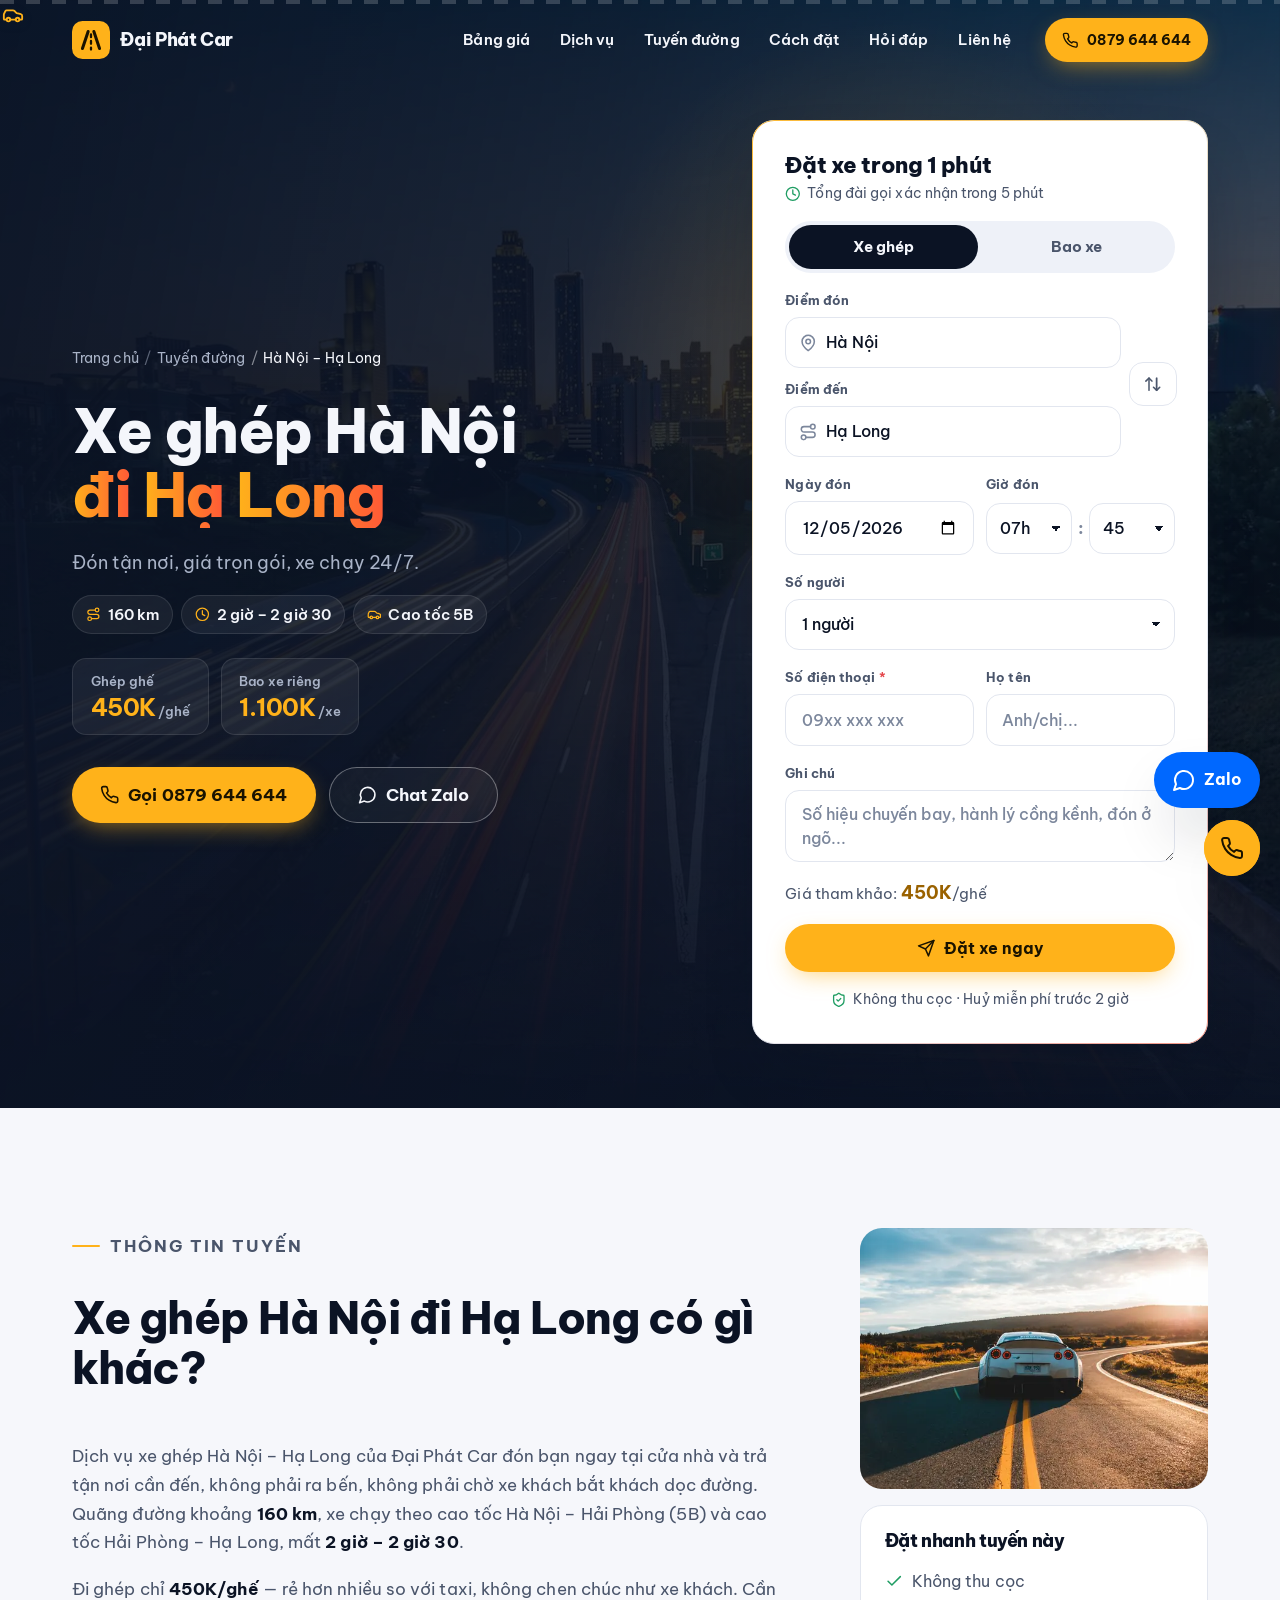
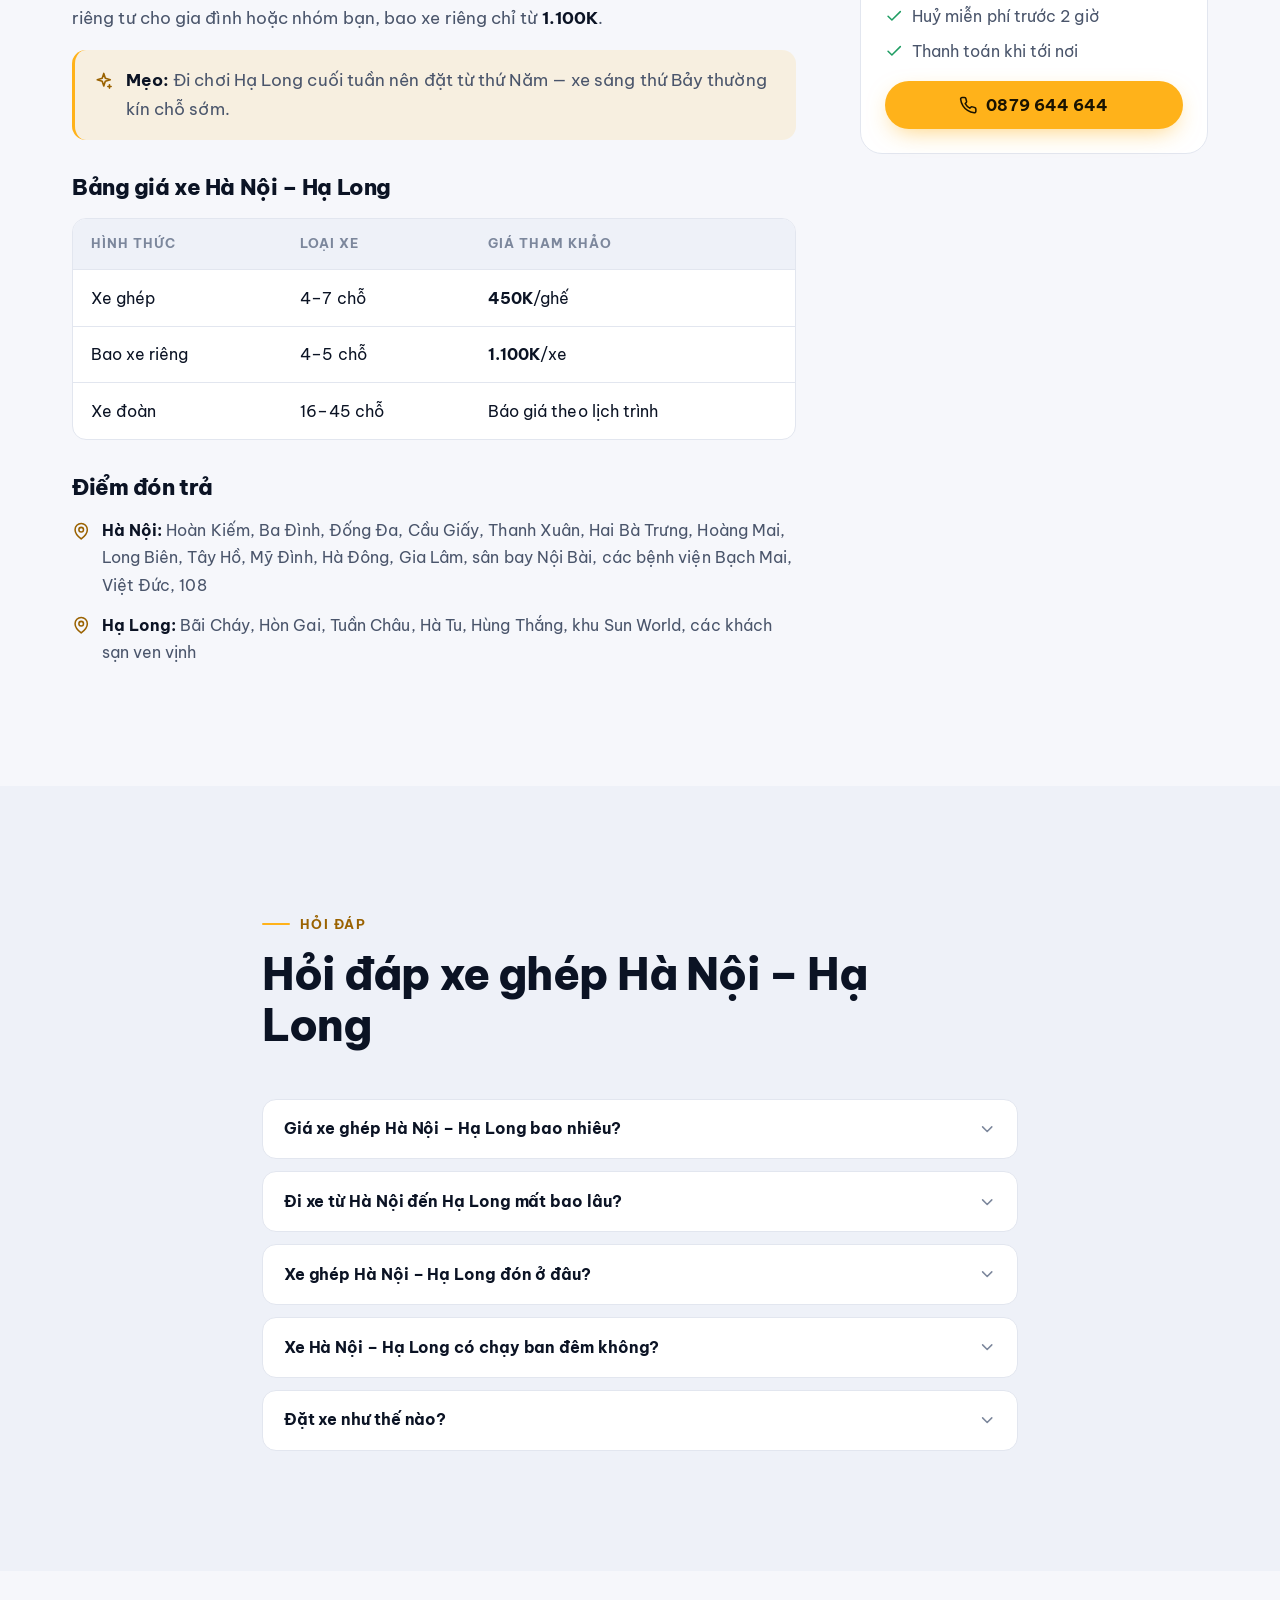
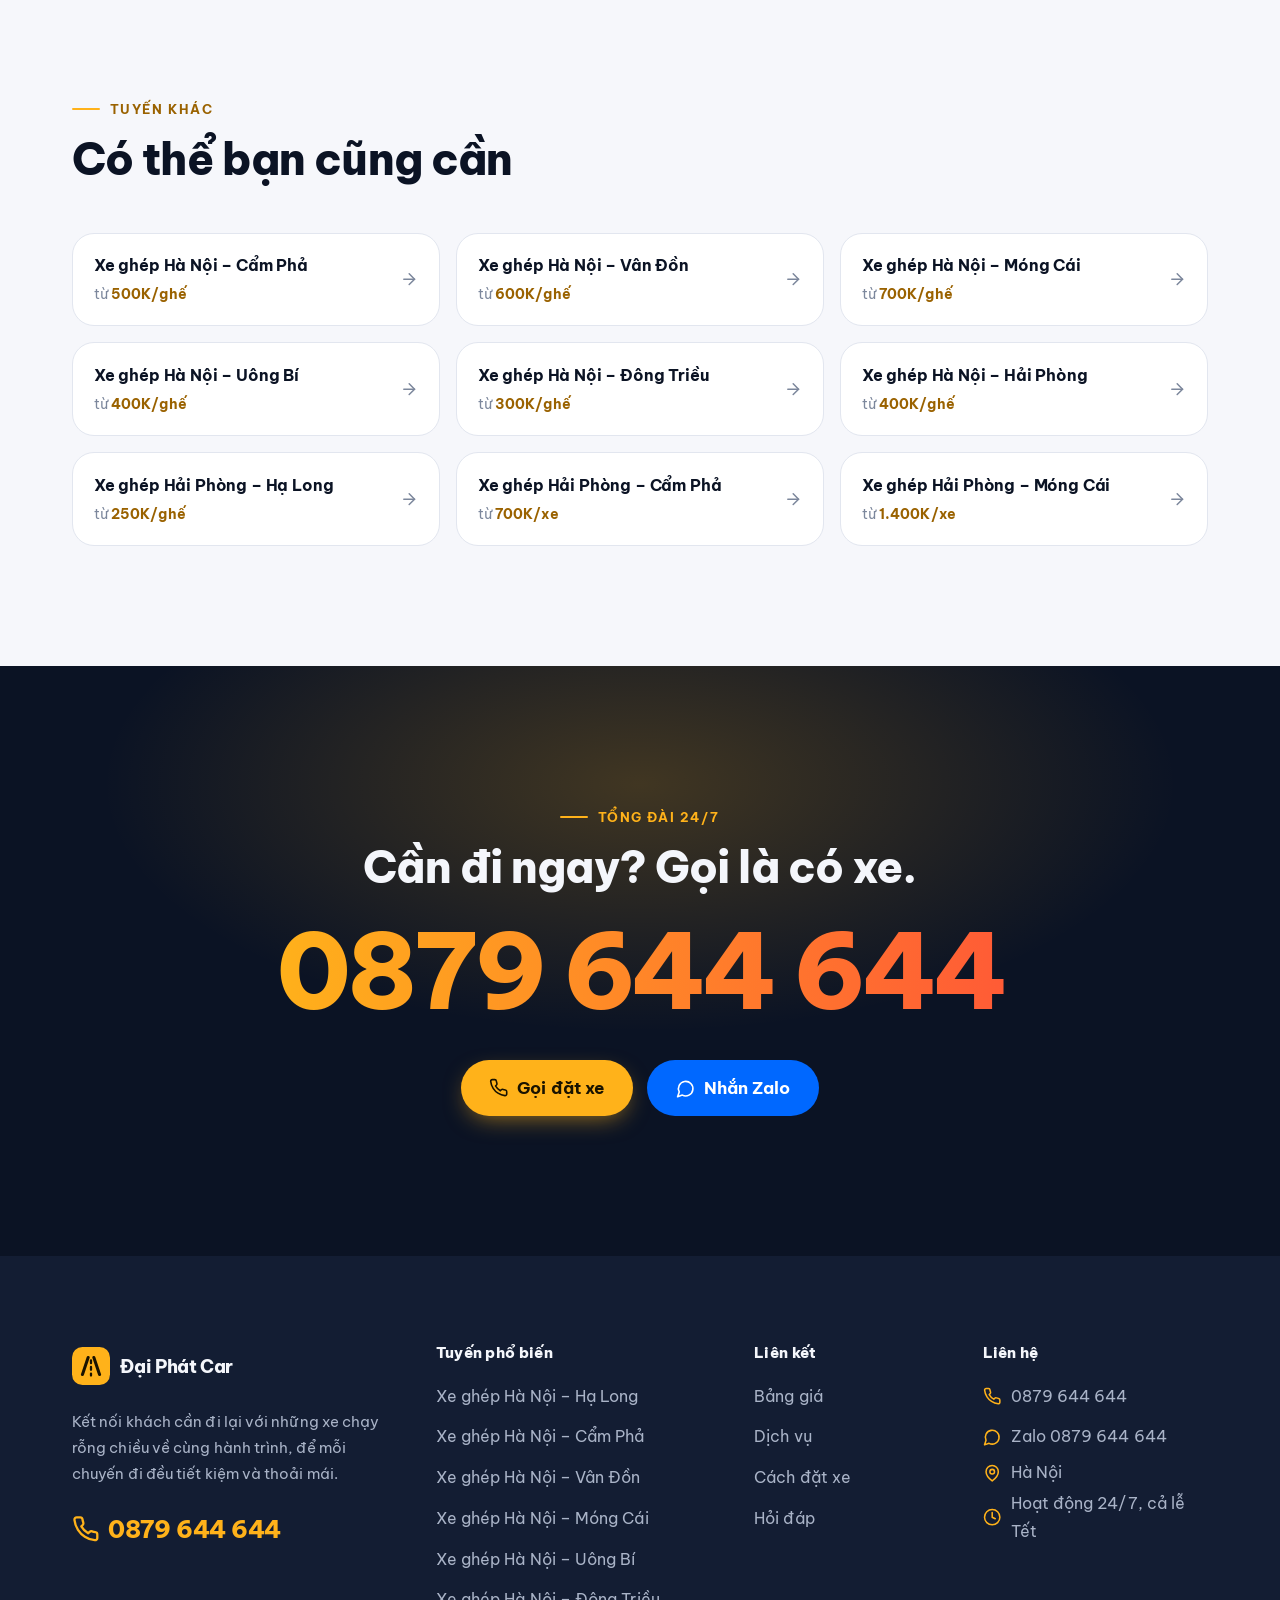
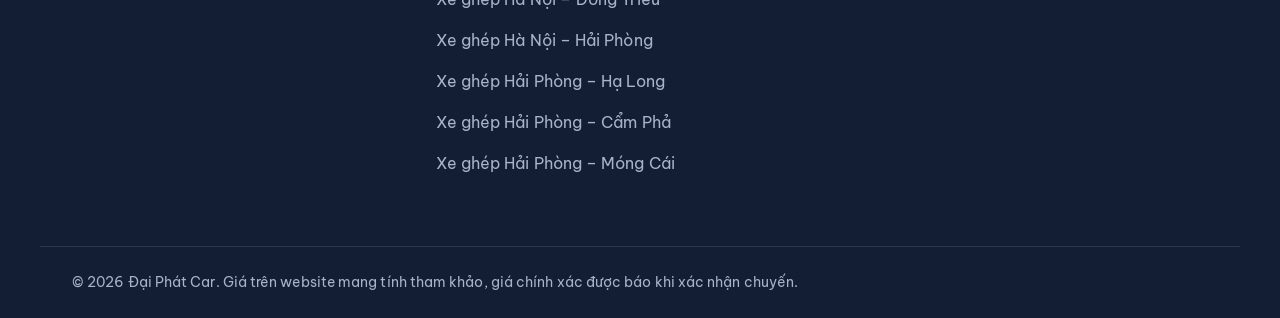
<file: tuyen/xe-ghep-ha-noi-ha-long.html>
<!doctype html>
<html lang="vi" class="no-js">
<head>
<!-- Google tag (gtag.js) -->
<script async src="https://www.googletagmanager.com/gtag/js?id=AW-18516548044"></script>
<script>
 window.dataLayer = window.dataLayer || [];
 function gtag(){dataLayer.push(arguments);}
 gtag('js', new Date());
 gtag('config', 'AW-18516548044');
</script>
<meta charset="utf-8">
<script>document.documentElement.className="js"</script>
<meta name="viewport" content="width=device-width, initial-scale=1, viewport-fit=cover">
<title>Xe Ghép Hà Nội – Hạ Long Giá Từ 450K, Đón Tận Nơi 24/7 | Đại Phát Car</title>
<meta name="description" content="Xe ghép Hà Nội đi Hạ Long chỉ 450K/ghế, bao xe từ 1.100K. 160 km, 2 giờ – 2 giờ 30. Đón trả tận nơi, giá trọn gói, chạy 24/7. Gọi 0879 644 644.">
<link rel="canonical" href="https://xequangninhvip.pro.vn/tuyen/xe-ghep-ha-noi-ha-long.html">
<meta name="robots" content="index, follow, max-image-preview:large, max-snippet:-1">
<meta name="theme-color" content="#0B1324">
<meta name="format-detection" content="telephone=no">
<meta name="geo.region" content="VN-HN">
<meta name="geo.placename" content="Hà Nội">
<meta name="geo.position" content="21.0278;105.8342">
<meta name="ICBM" content="21.0278, 105.8342">
<meta property="og:type" content="website">
<meta property="og:locale" content="vi_VN">
<meta property="og:site_name" content="Đại Phát Car">
<meta property="og:title" content="Xe Ghép Hà Nội – Hạ Long Giá Từ 450K, Đón Tận Nơi 24/7 | Đại Phát Car">
<meta property="og:description" content="Xe ghép Hà Nội đi Hạ Long chỉ 450K/ghế, bao xe từ 1.100K. 160 km, 2 giờ – 2 giờ 30. Đón trả tận nơi, giá trọn gói, chạy 24/7. Gọi 0879 644 644.">
<meta property="og:url" content="https://xequangninhvip.pro.vn/tuyen/xe-ghep-ha-noi-ha-long.html">
<meta property="og:image" content="https://xequangninhvip.pro.vn/assets/img/og-cover.jpg">
<meta property="og:image:width" content="1200">
<meta property="og:image:height" content="630">
<meta name="twitter:card" content="summary_large_image">
<meta name="twitter:title" content="Xe Ghép Hà Nội – Hạ Long Giá Từ 450K, Đón Tận Nơi 24/7 | Đại Phát Car">
<meta name="twitter:description" content="Xe ghép Hà Nội đi Hạ Long chỉ 450K/ghế, bao xe từ 1.100K. 160 km, 2 giờ – 2 giờ 30. Đón trả tận nơi, giá trọn gói, chạy 24/7. Gọi 0879 644 644.">
<meta name="twitter:image" content="https://xequangninhvip.pro.vn/assets/img/og-cover.jpg">
<link rel="icon" href="../favicon.svg" type="image/svg+xml">
<link rel="apple-touch-icon" href="../assets/img/apple-touch-icon.png">
<link rel="manifest" href="../site.webmanifest">
<link rel="preconnect" href="https://fonts.googleapis.com">
<link rel="preconnect" href="https://fonts.gstatic.com" crossorigin>
<link rel="stylesheet" href="https://fonts.googleapis.com/css2?family=Be+Vietnam+Pro:wght@400;500;600;700;800&amp;display=swap">
<link rel="preload" as="image" href="../assets/img/hero-cao-toc-dem-1920.webp" imagesrcset="../assets/img/hero-cao-toc-dem-960.webp 960w, ../assets/img/hero-cao-toc-dem-1920.webp 1920w" imagesizes="100vw" fetchpriority="high">
<link rel="stylesheet" href="../assets/css/styles.css">
<script type="application/ld+json">{"@context":"https://schema.org","@type":"Service","serviceType":"Xe ghép, bao xe liên tỉnh","name":"Xe ghép Hà Nội – Hạ Long","description":"Xe ghép Hà Nội đi Hạ Long chỉ 450K/ghế, bao xe từ 1.100K. 160 km, 2 giờ – 2 giờ 30. Đón trả tận nơi, giá trọn gói, chạy 24/7. Gọi 0879 644 644.","url":"https://xequangninhvip.pro.vn/tuyen/xe-ghep-ha-noi-ha-long.html","provider":{"@id":"https://xequangninhvip.pro.vn/#business","@type":"LocalBusiness","name":"Đại Phát Car","telephone":"+84879644644"},"areaServed":["Hà Nội","Hạ Long"],"offers":{"@type":"AggregateOffer","priceCurrency":"VND","lowPrice":450000,"highPrice":1100000,"offerCount":2}}</script><script type="application/ld+json">{"@context":"https://schema.org","@type":"BreadcrumbList","itemListElement":[{"@type":"ListItem","position":1,"name":"Trang chủ","item":"https://xequangninhvip.pro.vn/"},{"@type":"ListItem","position":2,"name":"Tuyến đường","item":"https://xequangninhvip.pro.vn/#tuyen-duong"},{"@type":"ListItem","position":3,"name":"Xe ghép Hà Nội – Hạ Long","item":"https://xequangninhvip.pro.vn/tuyen/xe-ghep-ha-noi-ha-long.html"}]}</script><script type="application/ld+json">{"@context":"https://schema.org","@type":"FAQPage","mainEntity":[{"@type":"Question","name":"Giá xe ghép Hà Nội – Hạ Long bao nhiêu?","acceptedAnswer":{"@type":"Answer","text":"Xe ghép Hà Nội – Hạ Long: ghép ghế 450K/ghế; bao xe riêng 1.100K. Giá trọn gói đã gồm xăng xe, lái xe và vé cao tốc, được chốt khi tổng đài xác nhận."}},{"@type":"Question","name":"Đi xe từ Hà Nội đến Hạ Long mất bao lâu?","acceptedAnswer":{"@type":"Answer","text":"Quãng đường khoảng 160 km, xe đi mất 2 giờ – 2 giờ 30 theo cao tốc Hà Nội – Hải Phòng (5B) và cao tốc Hải Phòng – Hạ Long, tuỳ tình trạng giao thông."}},{"@type":"Question","name":"Xe ghép Hà Nội – Hạ Long đón ở đâu?","acceptedAnswer":{"@type":"Answer","text":"Xe đón trả tận nơi tại Hoàn Kiếm, Ba Đình, Đống Đa, Cầu Giấy, Thanh Xuân, Hai Bà Trưng, Hoàng Mai, Long Biên, Tây Hồ, Mỹ Đình, Hà Đông, Gia Lâm, sân bay Nội Bài, các bệnh viện Bạch Mai, Việt Đức, 108 và Bãi Cháy, Hòn Gai, Tuần Châu, Hà Tu, Hùng Thắng, khu Sun World, các khách sạn ven vịnh. Điểm xa trung tâm vui lòng báo khi đặt."}},{"@type":"Question","name":"Xe Hà Nội – Hạ Long có chạy ban đêm không?","acceptedAnswer":{"@type":"Answer","text":"Có. Xe chạy liên tục 24/7, kể cả chuyến đêm và ngày lễ Tết. Chuyến sau 22h nên đặt trước để được xếp xe."}},{"@type":"Question","name":"Đặt xe như thế nào?","acceptedAnswer":{"@type":"Answer","text":"Điền form trên trang, gọi 0879 644 644 hoặc nhắn Zalo. Tổng đài gọi lại xác nhận trong 5 phút."}}]}</script>
</head>
<body class="page-route">
<a class="skip-link" href="#noi-dung">Bỏ qua tới nội dung</a>
<div class="road-progress" aria-hidden="true"><span class="road-progress__bar"></span><span class="road-progress__car"><svg class="ico" viewBox="0 0 24 24" fill="none" stroke="currentColor" stroke-width="2" stroke-linecap="round" stroke-linejoin="round" aria-hidden="true"><path d="M19 17h2c.6 0 1-.4 1-1v-3c0-.9-.7-1.7-1.5-1.9C18.7 10.6 16 10 16 10s-1.3-1.4-2.2-2.3c-.5-.4-1.1-.7-1.8-.7H5c-.6 0-1.1.4-1.4.9l-1.4 2.9A3.7 3.7 0 0 0 2 12v4c0 .6.4 1 1 1h2"/><circle cx="7" cy="17" r="2"/><path d="M9 17h6"/><circle cx="17" cy="17" r="2"/></svg></span></div>
<header class="site-header" data-header>
  <div class="container header-inner">
    <a class="brand" href="../index.html" aria-label="Đại Phát Car – Trang chủ"><svg class="logo-mark" viewBox="0 0 40 40" aria-hidden="true"><rect width="40" height="40" rx="11" class="logo-bg"/><path d="M11 29 17 11M29 29 23 11" class="logo-road"/><path d="M20 14v3M20 21v3M20 28v2" class="logo-lane"/></svg><span>Đại Phát Car</span></a>
    <nav class="nav" id="site-nav" aria-label="Điều hướng chính"><ul><li><a href="../index.html#bang-gia">Bảng giá</a></li><li><a href="../index.html#dich-vu">Dịch vụ</a></li><li><a href="../index.html#tuyen-duong">Tuyến đường</a></li><li><a href="../index.html#quy-trinh">Cách đặt</a></li><li><a href="../index.html#hoi-dap">Hỏi đáp</a></li><li><a href="../index.html#lien-he">Liên hệ</a></li></ul></nav>
    <a class="btn btn-primary btn-sm header-call" href="tel:+84879644644" data-magnet><svg class="ico" viewBox="0 0 24 24" fill="none" stroke="currentColor" stroke-width="2" stroke-linecap="round" stroke-linejoin="round" aria-hidden="true"><path d="M22 16.92v3a2 2 0 0 1-2.18 2 19.79 19.79 0 0 1-8.63-3.07 19.5 19.5 0 0 1-6-6 19.79 19.79 0 0 1-3.07-8.67A2 2 0 0 1 4.11 2h3a2 2 0 0 1 2 1.72c.13.96.36 1.9.7 2.81a2 2 0 0 1-.45 2.11L8.09 9.91a16 16 0 0 0 6 6l1.27-1.27a2 2 0 0 1 2.11-.45c.91.34 1.85.57 2.81.7A2 2 0 0 1 22 16.92z"/></svg><span>0879 644 644</span></a>
    <button class="nav-toggle" type="button" aria-expanded="false" aria-controls="site-nav" aria-label="Mở menu"><svg class="ico ico-open" viewBox="0 0 24 24" fill="none" stroke="currentColor" stroke-width="2" stroke-linecap="round" stroke-linejoin="round" aria-hidden="true"><path d="M4 6h16M4 12h16M4 18h16"/></svg><svg class="ico ico-close" viewBox="0 0 24 24" fill="none" stroke="currentColor" stroke-width="2" stroke-linecap="round" stroke-linejoin="round" aria-hidden="true"><path d="M18 6 6 18M6 6l12 12"/></svg></button>
  </div>
</header>
<main id="noi-dung">
<section class="hero hero--route" aria-labelledby="hero-title">
  <div class="hero__media" aria-hidden="false">
    <img class="hero__img" data-parallax src="../assets/img/hero-cao-toc-dem-1920.webp"
      srcset="../assets/img/hero-cao-toc-dem-960.webp 960w, ../assets/img/hero-cao-toc-dem-1920.webp 1920w"
      sizes="100vw" width="1920" height="1239" alt="Xe ghép Hà Nội đi Hạ Long trên cao tốc" fetchpriority="high" decoding="async">
    <div class="hero__shade"></div>
    <div class="streaks" aria-hidden="true"><span class="streak" style="--s:0"></span><span class="streak" style="--s:1"></span><span class="streak" style="--s:2"></span><span class="streak" style="--s:3"></span><span class="streak" style="--s:4"></span><span class="streak" style="--s:5"></span><span class="streak" style="--s:6"></span></div>
    <div class="hero__spot" aria-hidden="true"></div>
  </div>
  <div class="container hero-grid">
    <div class="hero__copy">
      <nav class="crumbs" aria-label="Breadcrumb" data-anim style="--d:0"><ol>
        <li><a href="../index.html">Trang chủ</a></li><li><a href="../index.html#tuyen-duong">Tuyến đường</a></li>
        <li aria-current="page">Hà Nội – Hạ Long</li></ol></nav>
      <h1 class="h1 h1--route" id="hero-title"><span class="h1-word"><span style="--i:0">Xe</span></span> <span class="h1-word"><span style="--i:1">ghép</span></span> <span class="h1-word"><span style="--i:2">Hà</span></span> <span class="h1-word"><span style="--i:3">Nội</span></span><br> <span class="nowrap"><span class="h1-word h1-word--hl"><span style="--i:4">đi</span></span> <span class="h1-word h1-word--hl"><span style="--i:5">Hạ</span></span> <span class="h1-word h1-word--hl"><span style="--i:6">Long</span></span></span></h1>
      <p class="hero__lead" data-anim style="--d:5">Đón tận nơi, giá trọn gói, xe chạy 24/7.</p>
      <ul class="route-meta" data-anim style="--d:6">
        <li><svg class="ico" viewBox="0 0 24 24" fill="none" stroke="currentColor" stroke-width="2" stroke-linecap="round" stroke-linejoin="round" aria-hidden="true"><circle cx="6" cy="19" r="3"/><path d="M9 19h8.5a3.5 3.5 0 0 0 0-7h-11a3.5 3.5 0 0 1 0-7H15"/><circle cx="18" cy="5" r="3"/></svg>160 km</li><li><svg class="ico" viewBox="0 0 24 24" fill="none" stroke="currentColor" stroke-width="2" stroke-linecap="round" stroke-linejoin="round" aria-hidden="true"><circle cx="12" cy="12" r="10"/><path d="M12 6v6l4 2"/></svg>2 giờ – 2 giờ 30</li><li><svg class="ico" viewBox="0 0 24 24" fill="none" stroke="currentColor" stroke-width="2" stroke-linecap="round" stroke-linejoin="round" aria-hidden="true"><path d="M19 17h2c.6 0 1-.4 1-1v-3c0-.9-.7-1.7-1.5-1.9C18.7 10.6 16 10 16 10s-1.3-1.4-2.2-2.3c-.5-.4-1.1-.7-1.8-.7H5c-.6 0-1.1.4-1.4.9l-1.4 2.9A3.7 3.7 0 0 0 2 12v4c0 .6.4 1 1 1h2"/><circle cx="7" cy="17" r="2"/><path d="M9 17h6"/><circle cx="17" cy="17" r="2"/></svg>Cao tốc 5B</li></ul>
      <ul class="price-chips" data-anim style="--d:7"><li><span>Ghép ghế</span><b>450K<small>/ghế</small></b></li><li><span>Bao xe riêng</span><b>1.100K<small>/xe</small></b></li></ul>
      <div class="hero__ctas" data-anim style="--d:9">
        <a class="btn btn-primary btn-lg" href="tel:+84879644644" data-magnet><svg class="ico" viewBox="0 0 24 24" fill="none" stroke="currentColor" stroke-width="2" stroke-linecap="round" stroke-linejoin="round" aria-hidden="true"><path d="M22 16.92v3a2 2 0 0 1-2.18 2 19.79 19.79 0 0 1-8.63-3.07 19.5 19.5 0 0 1-6-6 19.79 19.79 0 0 1-3.07-8.67A2 2 0 0 1 4.11 2h3a2 2 0 0 1 2 1.72c.13.96.36 1.9.7 2.81a2 2 0 0 1-.45 2.11L8.09 9.91a16 16 0 0 0 6 6l1.27-1.27a2 2 0 0 1 2.11-.45c.91.34 1.85.57 2.81.7A2 2 0 0 1 22 16.92z"/></svg><span>Gọi 0879 644 644</span></a>
        <a class="btn btn-ghost btn-lg" href="https://zalo.me/0879644644" target="_blank" rel="noopener"><svg class="ico" viewBox="0 0 24 24" fill="none" stroke="currentColor" stroke-width="2" stroke-linecap="round" stroke-linejoin="round" aria-hidden="true"><path d="M7.9 20A9 9 0 1 0 4 16.1L2 22z"/></svg><span>Chat Zalo</span></a>
      </div>
    </div>
    <div class="hero__form" id="dat-xe" data-anim style="--d:4"><form class="booking card" id="booking-form" novalidate aria-labelledby="booking-title">
  <div class="booking__head">
    <h2 class="booking__title" id="booking-title">Đặt xe trong 1 phút</h2>
    <p class="booking__sub"><svg class="ico" viewBox="0 0 24 24" fill="none" stroke="currentColor" stroke-width="2" stroke-linecap="round" stroke-linejoin="round" aria-hidden="true"><circle cx="12" cy="12" r="10"/><path d="M12 6v6l4 2"/></svg> Tổng đài gọi xác nhận trong 5 phút</p>
  </div>
  <fieldset class="seg" aria-label="Hình thức đi"><label class="seg__opt"><input type="radio" name="loai" value="Xe ghép" checked><span>Xe ghép</span></label><label class="seg__opt"><input type="radio" name="loai" value="Bao xe"><span>Bao xe</span></label></fieldset>
  <div class="route-fields">
    <div class="field"><label for="f-from">Điểm đón</label>
      <div class="field__icon"><svg class="ico" viewBox="0 0 24 24" fill="none" stroke="currentColor" stroke-width="2" stroke-linecap="round" stroke-linejoin="round" aria-hidden="true"><path d="M20 10c0 6-8 12-8 12s-8-6-8-12a8 8 0 0 1 16 0Z"/><circle cx="12" cy="10" r="3"/></svg><input id="f-from" name="diem_don" list="dl-places" placeholder="VD: Cầu Giấy, Hà Nội" value="Hà Nội" required autocomplete="address-level2"></div></div>
    <button class="swap" type="button" data-swap aria-label="Đổi chiều điểm đón và điểm đến"><svg class="ico" viewBox="0 0 24 24" fill="none" stroke="currentColor" stroke-width="2" stroke-linecap="round" stroke-linejoin="round" aria-hidden="true"><path d="m16 3 4 4-4 4"/><path d="M20 7H4"/><path d="m8 21-4-4 4-4"/><path d="M4 17h16"/></svg></button>
    <div class="field"><label for="f-to">Điểm đến</label>
      <div class="field__icon"><svg class="ico" viewBox="0 0 24 24" fill="none" stroke="currentColor" stroke-width="2" stroke-linecap="round" stroke-linejoin="round" aria-hidden="true"><circle cx="6" cy="19" r="3"/><path d="M9 19h8.5a3.5 3.5 0 0 0 0-7h-11a3.5 3.5 0 0 1 0-7H15"/><circle cx="18" cy="5" r="3"/></svg><input id="f-to" name="diem_den" list="dl-places" placeholder="VD: Bãi Cháy, Hạ Long" value="Hạ Long" required></div></div>
  </div>
  <datalist id="dl-places"><option value="Cẩm Phả"><option value="Hà Nội"><option value="Hạ Long"><option value="Hải Phòng"><option value="Móng Cái"><option value="Uông Bí"><option value="Vân Đồn"><option value="Đông Triều"></datalist>
  <div class="grid-2">
    <div class="field"><label for="f-date">Ngày đón</label>
      <input id="f-date" name="ngay_don" type="date" required></div>
    <div class="field"><label for="f-hour">Giờ đón</label>
      <div class="time-pick">
        <select id="f-hour" name="gio" aria-label="Giờ"><option value="00">00h</option><option value="01">01h</option><option value="02">02h</option><option value="03">03h</option><option value="04">04h</option><option value="05">05h</option><option value="06">06h</option><option value="07">07h</option><option value="08">08h</option><option value="09">09h</option><option value="10">10h</option><option value="11">11h</option><option value="12">12h</option><option value="13">13h</option><option value="14">14h</option><option value="15">15h</option><option value="16">16h</option><option value="17">17h</option><option value="18">18h</option><option value="19">19h</option><option value="20">20h</option><option value="21">21h</option><option value="22">22h</option><option value="23">23h</option></select><span aria-hidden="true">:</span>
        <select id="f-min" name="phut" aria-label="Phút"><option value="00">00</option><option value="05">05</option><option value="10">10</option><option value="15">15</option><option value="20">20</option><option value="25">25</option><option value="30">30</option><option value="35">35</option><option value="40">40</option><option value="45">45</option><option value="50">50</option><option value="55">55</option></select></div></div>
  </div>
  <div class="grid-2">
    <div class="field"><label for="f-seats" data-seat-label>Số người</label>
      <select id="f-seats" name="so_nguoi"><option value="1">1 người</option><option value="2">2 người</option><option value="3">3 người</option><option value="4">4 người</option><option value="5">5 người</option><option value="6">6 người</option><option value="7">7 người</option></select></div>
    <div class="field field--car" data-car-field hidden><label for="f-car">Loại xe</label>
      <select id="f-car" name="loai_xe"><option>Xe 4–5 chỗ</option><option>Xe 7 chỗ</option><option>Xe 16 chỗ</option><option>Xe 29 chỗ</option><option>Xe 45 chỗ</option></select></div>
  </div>
  <div class="grid-2">
    <div class="field"><label for="f-phone">Số điện thoại <abbr title="bắt buộc">*</abbr></label>
      <input id="f-phone" name="sdt" type="tel" inputmode="tel" placeholder="09xx xxx xxx" required autocomplete="tel"></div>
    <div class="field"><label for="f-name">Họ tên</label>
      <input id="f-name" name="ho_ten" placeholder="Anh/chị..." autocomplete="name"></div>
  </div>
  <div class="field"><label for="f-note">Ghi chú</label>
    <textarea id="f-note" name="ghi_chu" rows="2" placeholder="Số hiệu chuyến bay, hành lý cồng kềnh, đón ở ngõ..."></textarea></div>
  <input class="hp" name="website" tabindex="-1" autocomplete="off" aria-hidden="true">
  <p class="estimate" data-estimate aria-live="polite"></p>
  <p class="form-error" data-form-error role="alert"></p>
  <button class="btn btn-primary btn-block" type="submit"><svg class="ico" viewBox="0 0 24 24" fill="none" stroke="currentColor" stroke-width="2" stroke-linecap="round" stroke-linejoin="round" aria-hidden="true"><path d="m22 2-7 20-4-9-9-4Z"/><path d="M22 2 11 13"/></svg><span>Đặt xe ngay</span></button>
  <p class="booking__foot"><svg class="ico" viewBox="0 0 24 24" fill="none" stroke="currentColor" stroke-width="2" stroke-linecap="round" stroke-linejoin="round" aria-hidden="true"><path d="M20 13c0 5-3.5 7.5-7.66 8.95a1 1 0 0 1-.67-.01C7.5 20.5 4 18 4 13V6a1 1 0 0 1 1-1c2 0 4.5-1.2 6.24-2.72a1.17 1.17 0 0 1 1.52 0C14.51 3.81 17 5 19 5a1 1 0 0 1 1 1z"/><path d="m9 12 2 2 4-4"/></svg> Không thu cọc · Huỷ miễn phí trước 2 giờ</p>
</form></div>
  </div>
</section>

<section class="section" aria-labelledby="about-title">
  <div class="container article-grid">
    <article class="prose">
      <p class="eyebrow" data-reveal>Thông tin tuyến</p>
      <h2 class="h2" id="about-title" data-float>Xe ghép Hà Nội đi Hạ Long có gì khác?</h2>
      <p data-reveal>Dịch vụ xe ghép Hà Nội – Hạ Long của Đại Phát Car đón bạn ngay tại cửa nhà và trả tận nơi cần đến,
        không phải ra bến, không phải chờ xe khách bắt khách dọc đường. Quãng đường khoảng <strong>160 km</strong>,
        xe chạy theo cao tốc Hà Nội – Hải Phòng (5B) và cao tốc Hải Phòng – Hạ Long, mất <strong>2 giờ – 2 giờ 30</strong>.</p>
      <p data-reveal>Đi ghép chỉ <strong>450K/ghế</strong> — rẻ hơn nhiều so với taxi, không chen chúc như xe khách. Cần riêng tư cho gia đình hoặc nhóm bạn, bao xe riêng chỉ từ <strong>1.100K</strong>.</p>
      <p class="tip" data-reveal><svg class="ico" viewBox="0 0 24 24" fill="none" stroke="currentColor" stroke-width="2" stroke-linecap="round" stroke-linejoin="round" aria-hidden="true"><path d="M12 3l1.9 5.8L20 10.7l-6.1 1.9L12 18.4l-1.9-5.8L4 10.7l6.1-1.9z"/><path d="M19 17v4M17 19h4"/></svg><span><strong>Mẹo:</strong> Đi chơi Hạ Long cuối tuần nên đặt từ thứ Năm — xe sáng thứ Bảy thường kín chỗ sớm.</span></p>
      <h3 data-reveal>Bảng giá xe Hà Nội – Hạ Long</h3>
      <div class="table-wrap" data-reveal><table class="price-table">
        <thead><tr><th scope="col">Hình thức</th><th scope="col">Loại xe</th><th scope="col">Giá tham khảo</th></tr></thead>
        <tbody>
          <tr><td>Xe ghép</td><td>4–7 chỗ</td><td><b>450K</b>/ghế</td></tr><tr><td>Bao xe riêng</td><td>4–5 chỗ</td><td><b>1.100K</b>/xe</td></tr>
          <tr><td>Xe đoàn</td><td>16–45 chỗ</td><td>Báo giá theo lịch trình</td></tr>
        </tbody></table></div>
      <h3 data-reveal>Điểm đón trả</h3>
      <ul class="areas" data-reveal>
        <li><svg class="ico" viewBox="0 0 24 24" fill="none" stroke="currentColor" stroke-width="2" stroke-linecap="round" stroke-linejoin="round" aria-hidden="true"><path d="M20 10c0 6-8 12-8 12s-8-6-8-12a8 8 0 0 1 16 0Z"/><circle cx="12" cy="10" r="3"/></svg><div><b>Hà Nội:</b> Hoàn Kiếm, Ba Đình, Đống Đa, Cầu Giấy, Thanh Xuân, Hai Bà Trưng, Hoàng Mai, Long Biên, Tây Hồ, Mỹ Đình, Hà Đông, Gia Lâm, sân bay Nội Bài, các bệnh viện Bạch Mai, Việt Đức, 108</div></li>
        <li><svg class="ico" viewBox="0 0 24 24" fill="none" stroke="currentColor" stroke-width="2" stroke-linecap="round" stroke-linejoin="round" aria-hidden="true"><path d="M20 10c0 6-8 12-8 12s-8-6-8-12a8 8 0 0 1 16 0Z"/><circle cx="12" cy="10" r="3"/></svg><div><b>Hạ Long:</b> Bãi Cháy, Hòn Gai, Tuần Châu, Hà Tu, Hùng Thắng, khu Sun World, các khách sạn ven vịnh</div></li></ul>
    </article>
    <aside class="article-aside" data-reveal>
      <img class="aside-img" src="../assets/img/duong-dai-1200.webp" srcset="../assets/img/duong-dai-640.webp 640w, ../assets/img/duong-dai-1200.webp 1200w" sizes="(max-width: 1024px) 100vw, 40vw" width="1200" height="800" alt="Xe phục vụ tuyến Hà Nội – Hạ Long" loading="lazy" decoding="async">
      <div class="aside-card card">
        <h3>Đặt nhanh tuyến này</h3>
        <ul class="aside-list"><li><svg class="ico" viewBox="0 0 24 24" fill="none" stroke="currentColor" stroke-width="2" stroke-linecap="round" stroke-linejoin="round" aria-hidden="true"><path d="M20 6 9 17l-5-5"/></svg>Không thu cọc</li><li><svg class="ico" viewBox="0 0 24 24" fill="none" stroke="currentColor" stroke-width="2" stroke-linecap="round" stroke-linejoin="round" aria-hidden="true"><path d="M20 6 9 17l-5-5"/></svg>Huỷ miễn phí trước 2 giờ</li><li><svg class="ico" viewBox="0 0 24 24" fill="none" stroke="currentColor" stroke-width="2" stroke-linecap="round" stroke-linejoin="round" aria-hidden="true"><path d="M20 6 9 17l-5-5"/></svg>Thanh toán khi tới nơi</li></ul>
        <a class="btn btn-primary btn-block" href="tel:+84879644644"><svg class="ico" viewBox="0 0 24 24" fill="none" stroke="currentColor" stroke-width="2" stroke-linecap="round" stroke-linejoin="round" aria-hidden="true"><path d="M22 16.92v3a2 2 0 0 1-2.18 2 19.79 19.79 0 0 1-8.63-3.07 19.5 19.5 0 0 1-6-6 19.79 19.79 0 0 1-3.07-8.67A2 2 0 0 1 4.11 2h3a2 2 0 0 1 2 1.72c.13.96.36 1.9.7 2.81a2 2 0 0 1-.45 2.11L8.09 9.91a16 16 0 0 0 6 6l1.27-1.27a2 2 0 0 1 2.11-.45c.91.34 1.85.57 2.81.7A2 2 0 0 1 22 16.92z"/></svg><span>0879 644 644</span></a>
      </div>
    </aside>
  </div>
</section>

<section class="section section--alt" id="hoi-dap" aria-labelledby="faq-title">
  <div class="container container--narrow">
    <p class="eyebrow" data-reveal>Hỏi đáp</p>
    <h2 class="h2" id="faq-title" data-float>Hỏi đáp xe ghép Hà Nội – Hạ Long</h2>
    <div class="faq"><details class="faq__item" data-reveal><summary><h3>Giá xe ghép Hà Nội – Hạ Long bao nhiêu?</h3><svg class="ico" viewBox="0 0 24 24" fill="none" stroke="currentColor" stroke-width="2" stroke-linecap="round" stroke-linejoin="round" aria-hidden="true"><path d="m6 9 6 6 6-6"/></svg></summary><div class="faq__a"><p>Xe ghép Hà Nội – Hạ Long: ghép ghế 450K/ghế; bao xe riêng 1.100K. Giá trọn gói đã gồm xăng xe, lái xe và vé cao tốc, được chốt khi tổng đài xác nhận.</p></div></details><details class="faq__item" data-reveal><summary><h3>Đi xe từ Hà Nội đến Hạ Long mất bao lâu?</h3><svg class="ico" viewBox="0 0 24 24" fill="none" stroke="currentColor" stroke-width="2" stroke-linecap="round" stroke-linejoin="round" aria-hidden="true"><path d="m6 9 6 6 6-6"/></svg></summary><div class="faq__a"><p>Quãng đường khoảng 160 km, xe đi mất 2 giờ – 2 giờ 30 theo cao tốc Hà Nội – Hải Phòng (5B) và cao tốc Hải Phòng – Hạ Long, tuỳ tình trạng giao thông.</p></div></details><details class="faq__item" data-reveal><summary><h3>Xe ghép Hà Nội – Hạ Long đón ở đâu?</h3><svg class="ico" viewBox="0 0 24 24" fill="none" stroke="currentColor" stroke-width="2" stroke-linecap="round" stroke-linejoin="round" aria-hidden="true"><path d="m6 9 6 6 6-6"/></svg></summary><div class="faq__a"><p>Xe đón trả tận nơi tại Hoàn Kiếm, Ba Đình, Đống Đa, Cầu Giấy, Thanh Xuân, Hai Bà Trưng, Hoàng Mai, Long Biên, Tây Hồ, Mỹ Đình, Hà Đông, Gia Lâm, sân bay Nội Bài, các bệnh viện Bạch Mai, Việt Đức, 108 và Bãi Cháy, Hòn Gai, Tuần Châu, Hà Tu, Hùng Thắng, khu Sun World, các khách sạn ven vịnh. Điểm xa trung tâm vui lòng báo khi đặt.</p></div></details><details class="faq__item" data-reveal><summary><h3>Xe Hà Nội – Hạ Long có chạy ban đêm không?</h3><svg class="ico" viewBox="0 0 24 24" fill="none" stroke="currentColor" stroke-width="2" stroke-linecap="round" stroke-linejoin="round" aria-hidden="true"><path d="m6 9 6 6 6-6"/></svg></summary><div class="faq__a"><p>Có. Xe chạy liên tục 24/7, kể cả chuyến đêm và ngày lễ Tết. Chuyến sau 22h nên đặt trước để được xếp xe.</p></div></details><details class="faq__item" data-reveal><summary><h3>Đặt xe như thế nào?</h3><svg class="ico" viewBox="0 0 24 24" fill="none" stroke="currentColor" stroke-width="2" stroke-linecap="round" stroke-linejoin="round" aria-hidden="true"><path d="m6 9 6 6 6-6"/></svg></summary><div class="faq__a"><p>Điền form trên trang, gọi 0879 644 644 hoặc nhắn Zalo. Tổng đài gọi lại xác nhận trong 5 phút.</p></div></details></div>
  </div>
</section>

<section class="section" aria-labelledby="other-title">
  <div class="container">
    <p class="eyebrow" data-reveal>Tuyến khác</p>
    <h2 class="h2" id="other-title" data-float>Có thể bạn cũng cần</h2>
    <ul class="route-list"><li><a class="route-link card" href="xe-ghep-ha-noi-cam-pha.html"><span class="route-link__name">Xe ghép Hà Nội – Cẩm Phả</span><span class="route-link__meta">từ <b>500K/ghế</b></span><svg class="ico route-link__arrow" viewBox="0 0 24 24" fill="none" stroke="currentColor" stroke-width="2" stroke-linecap="round" stroke-linejoin="round" aria-hidden="true"><path d="M5 12h14"/><path d="m12 5 7 7-7 7"/></svg></a></li><li><a class="route-link card" href="xe-ghep-ha-noi-van-don.html"><span class="route-link__name">Xe ghép Hà Nội – Vân Đồn</span><span class="route-link__meta">từ <b>600K/ghế</b></span><svg class="ico route-link__arrow" viewBox="0 0 24 24" fill="none" stroke="currentColor" stroke-width="2" stroke-linecap="round" stroke-linejoin="round" aria-hidden="true"><path d="M5 12h14"/><path d="m12 5 7 7-7 7"/></svg></a></li><li><a class="route-link card" href="xe-ghep-ha-noi-mong-cai.html"><span class="route-link__name">Xe ghép Hà Nội – Móng Cái</span><span class="route-link__meta">từ <b>700K/ghế</b></span><svg class="ico route-link__arrow" viewBox="0 0 24 24" fill="none" stroke="currentColor" stroke-width="2" stroke-linecap="round" stroke-linejoin="round" aria-hidden="true"><path d="M5 12h14"/><path d="m12 5 7 7-7 7"/></svg></a></li><li><a class="route-link card" href="xe-ghep-ha-noi-uong-bi.html"><span class="route-link__name">Xe ghép Hà Nội – Uông Bí</span><span class="route-link__meta">từ <b>400K/ghế</b></span><svg class="ico route-link__arrow" viewBox="0 0 24 24" fill="none" stroke="currentColor" stroke-width="2" stroke-linecap="round" stroke-linejoin="round" aria-hidden="true"><path d="M5 12h14"/><path d="m12 5 7 7-7 7"/></svg></a></li><li><a class="route-link card" href="xe-ghep-ha-noi-dong-trieu.html"><span class="route-link__name">Xe ghép Hà Nội – Đông Triều</span><span class="route-link__meta">từ <b>300K/ghế</b></span><svg class="ico route-link__arrow" viewBox="0 0 24 24" fill="none" stroke="currentColor" stroke-width="2" stroke-linecap="round" stroke-linejoin="round" aria-hidden="true"><path d="M5 12h14"/><path d="m12 5 7 7-7 7"/></svg></a></li><li><a class="route-link card" href="xe-ghep-ha-noi-hai-phong.html"><span class="route-link__name">Xe ghép Hà Nội – Hải Phòng</span><span class="route-link__meta">từ <b>400K/ghế</b></span><svg class="ico route-link__arrow" viewBox="0 0 24 24" fill="none" stroke="currentColor" stroke-width="2" stroke-linecap="round" stroke-linejoin="round" aria-hidden="true"><path d="M5 12h14"/><path d="m12 5 7 7-7 7"/></svg></a></li><li><a class="route-link card" href="xe-ghep-hai-phong-ha-long.html"><span class="route-link__name">Xe ghép Hải Phòng – Hạ Long</span><span class="route-link__meta">từ <b>250K/ghế</b></span><svg class="ico route-link__arrow" viewBox="0 0 24 24" fill="none" stroke="currentColor" stroke-width="2" stroke-linecap="round" stroke-linejoin="round" aria-hidden="true"><path d="M5 12h14"/><path d="m12 5 7 7-7 7"/></svg></a></li><li><a class="route-link card" href="xe-ghep-hai-phong-cam-pha.html"><span class="route-link__name">Xe ghép Hải Phòng – Cẩm Phả</span><span class="route-link__meta">từ <b>700K/xe</b></span><svg class="ico route-link__arrow" viewBox="0 0 24 24" fill="none" stroke="currentColor" stroke-width="2" stroke-linecap="round" stroke-linejoin="round" aria-hidden="true"><path d="M5 12h14"/><path d="m12 5 7 7-7 7"/></svg></a></li><li><a class="route-link card" href="xe-ghep-hai-phong-mong-cai.html"><span class="route-link__name">Xe ghép Hải Phòng – Móng Cái</span><span class="route-link__meta">từ <b>1.400K/xe</b></span><svg class="ico route-link__arrow" viewBox="0 0 24 24" fill="none" stroke="currentColor" stroke-width="2" stroke-linecap="round" stroke-linejoin="round" aria-hidden="true"><path d="M5 12h14"/><path d="m12 5 7 7-7 7"/></svg></a></li></ul>
  </div>
</section>
<section class="cta" aria-labelledby="cta-title">
  <div class="cta__glow" aria-hidden="true"></div>
  <div class="container cta__inner">
    <p class="eyebrow eyebrow--dark" data-reveal>Tổng đài 24/7</p>
    <h2 class="h2 h2--light" id="cta-title" data-float>Cần đi ngay? Gọi là có xe.</h2>
    <a class="cta__phone" href="tel:+84879644644" data-magnet>0879 644 644</a>
    <div class="cta__actions" data-reveal>
      <a class="btn btn-primary btn-lg" href="tel:+84879644644" data-magnet><svg class="ico" viewBox="0 0 24 24" fill="none" stroke="currentColor" stroke-width="2" stroke-linecap="round" stroke-linejoin="round" aria-hidden="true"><path d="M22 16.92v3a2 2 0 0 1-2.18 2 19.79 19.79 0 0 1-8.63-3.07 19.5 19.5 0 0 1-6-6 19.79 19.79 0 0 1-3.07-8.67A2 2 0 0 1 4.11 2h3a2 2 0 0 1 2 1.72c.13.96.36 1.9.7 2.81a2 2 0 0 1-.45 2.11L8.09 9.91a16 16 0 0 0 6 6l1.27-1.27a2 2 0 0 1 2.11-.45c.91.34 1.85.57 2.81.7A2 2 0 0 1 22 16.92z"/></svg><span>Gọi đặt xe</span></a>
      <a class="btn btn-zalo btn-lg" href="https://zalo.me/0879644644" target="_blank" rel="noopener"><svg class="ico" viewBox="0 0 24 24" fill="none" stroke="currentColor" stroke-width="2" stroke-linecap="round" stroke-linejoin="round" aria-hidden="true"><path d="M7.9 20A9 9 0 1 0 4 16.1L2 22z"/></svg><span>Nhắn Zalo</span></a>
    </div>
  </div>
</section>
</main>
<footer class="site-footer" id="lien-he">
  <div class="container footer-grid">
    <div class="footer-about">
      <a class="brand brand--light" href="../index.html"><svg class="logo-mark" viewBox="0 0 40 40" aria-hidden="true"><rect width="40" height="40" rx="11" class="logo-bg"/><path d="M11 29 17 11M29 29 23 11" class="logo-road"/><path d="M20 14v3M20 21v3M20 28v2" class="logo-lane"/></svg><span>Đại Phát Car</span></a>
      <p>Kết nối khách cần đi lại với những xe chạy rỗng chiều về cùng hành trình, để mỗi chuyến đi đều tiết kiệm và thoải mái.</p>
      <a class="footer-phone" href="tel:+84879644644"><svg class="ico" viewBox="0 0 24 24" fill="none" stroke="currentColor" stroke-width="2" stroke-linecap="round" stroke-linejoin="round" aria-hidden="true"><path d="M22 16.92v3a2 2 0 0 1-2.18 2 19.79 19.79 0 0 1-8.63-3.07 19.5 19.5 0 0 1-6-6 19.79 19.79 0 0 1-3.07-8.67A2 2 0 0 1 4.11 2h3a2 2 0 0 1 2 1.72c.13.96.36 1.9.7 2.81a2 2 0 0 1-.45 2.11L8.09 9.91a16 16 0 0 0 6 6l1.27-1.27a2 2 0 0 1 2.11-.45c.91.34 1.85.57 2.81.7A2 2 0 0 1 22 16.92z"/></svg>0879 644 644</a>
    </div>
    <nav aria-label="Tuyến xe ghép"><h3>Tuyến phổ biến</h3><ul><li><a class="link" href="../tuyen/xe-ghep-ha-noi-ha-long.html">Xe ghép Hà Nội – Hạ Long</a></li><li><a class="link" href="../tuyen/xe-ghep-ha-noi-cam-pha.html">Xe ghép Hà Nội – Cẩm Phả</a></li><li><a class="link" href="../tuyen/xe-ghep-ha-noi-van-don.html">Xe ghép Hà Nội – Vân Đồn</a></li><li><a class="link" href="../tuyen/xe-ghep-ha-noi-mong-cai.html">Xe ghép Hà Nội – Móng Cái</a></li><li><a class="link" href="../tuyen/xe-ghep-ha-noi-uong-bi.html">Xe ghép Hà Nội – Uông Bí</a></li><li><a class="link" href="../tuyen/xe-ghep-ha-noi-dong-trieu.html">Xe ghép Hà Nội – Đông Triều</a></li><li><a class="link" href="../tuyen/xe-ghep-ha-noi-hai-phong.html">Xe ghép Hà Nội – Hải Phòng</a></li><li><a class="link" href="../tuyen/xe-ghep-hai-phong-ha-long.html">Xe ghép Hải Phòng – Hạ Long</a></li><li><a class="link" href="../tuyen/xe-ghep-hai-phong-cam-pha.html">Xe ghép Hải Phòng – Cẩm Phả</a></li><li><a class="link" href="../tuyen/xe-ghep-hai-phong-mong-cai.html">Xe ghép Hải Phòng – Móng Cái</a></li></ul></nav>
    <nav aria-label="Liên kết nhanh"><h3>Liên kết</h3><ul>
      <li><a class="link" href="../index.html#bang-gia">Bảng giá</a></li><li><a class="link" href="../index.html#dich-vu">Dịch vụ</a></li>
      <li><a class="link" href="../index.html#quy-trinh">Cách đặt xe</a></li><li><a class="link" href="../index.html#hoi-dap">Hỏi đáp</a></li></ul></nav>
    <div><h3>Liên hệ</h3><ul class="contact-list">
      <li><svg class="ico" viewBox="0 0 24 24" fill="none" stroke="currentColor" stroke-width="2" stroke-linecap="round" stroke-linejoin="round" aria-hidden="true"><path d="M22 16.92v3a2 2 0 0 1-2.18 2 19.79 19.79 0 0 1-8.63-3.07 19.5 19.5 0 0 1-6-6 19.79 19.79 0 0 1-3.07-8.67A2 2 0 0 1 4.11 2h3a2 2 0 0 1 2 1.72c.13.96.36 1.9.7 2.81a2 2 0 0 1-.45 2.11L8.09 9.91a16 16 0 0 0 6 6l1.27-1.27a2 2 0 0 1 2.11-.45c.91.34 1.85.57 2.81.7A2 2 0 0 1 22 16.92z"/></svg><a class="link" href="tel:+84879644644">0879 644 644</a></li>
      <li><svg class="ico" viewBox="0 0 24 24" fill="none" stroke="currentColor" stroke-width="2" stroke-linecap="round" stroke-linejoin="round" aria-hidden="true"><path d="M7.9 20A9 9 0 1 0 4 16.1L2 22z"/></svg><a class="link" href="https://zalo.me/0879644644" target="_blank" rel="noopener">Zalo 0879 644 644</a></li>
      <li><svg class="ico" viewBox="0 0 24 24" fill="none" stroke="currentColor" stroke-width="2" stroke-linecap="round" stroke-linejoin="round" aria-hidden="true"><path d="M20 10c0 6-8 12-8 12s-8-6-8-12a8 8 0 0 1 16 0Z"/><circle cx="12" cy="10" r="3"/></svg><span>Hà Nội</span></li>
      <li><svg class="ico" viewBox="0 0 24 24" fill="none" stroke="currentColor" stroke-width="2" stroke-linecap="round" stroke-linejoin="round" aria-hidden="true"><circle cx="12" cy="12" r="10"/><path d="M12 6v6l4 2"/></svg><span>Hoạt động 24/7, cả lễ Tết</span></li></ul></div>
  </div>
  <div class="container footer-bottom">
    <p>© 2026 Đại Phát Car. Giá trên website mang tính tham khảo, giá chính xác được báo khi xác nhận chuyến.</p>
    <p class="footer-arrive" data-arrive>Tới nơi rồi! Gọi xe thôi.</p>
  </div>
</footer>
<div class="float-actions" aria-label="Liên hệ nhanh">
  <a class="fab fab--zalo" href="https://zalo.me/0879644644" target="_blank" rel="noopener" aria-label="Chat Zalo"><svg class="ico" viewBox="0 0 24 24" fill="none" stroke="currentColor" stroke-width="2" stroke-linecap="round" stroke-linejoin="round" aria-hidden="true"><path d="M7.9 20A9 9 0 1 0 4 16.1L2 22z"/></svg><span>Zalo</span></a>
  <a class="fab fab--call" href="tel:+84879644644" aria-label="Gọi 0879 644 644"><svg class="ico" viewBox="0 0 24 24" fill="none" stroke="currentColor" stroke-width="2" stroke-linecap="round" stroke-linejoin="round" aria-hidden="true"><path d="M22 16.92v3a2 2 0 0 1-2.18 2 19.79 19.79 0 0 1-8.63-3.07 19.5 19.5 0 0 1-6-6 19.79 19.79 0 0 1-3.07-8.67A2 2 0 0 1 4.11 2h3a2 2 0 0 1 2 1.72c.13.96.36 1.9.7 2.81a2 2 0 0 1-.45 2.11L8.09 9.91a16 16 0 0 0 6 6l1.27-1.27a2 2 0 0 1 2.11-.45c.91.34 1.85.57 2.81.7A2 2 0 0 1 22 16.92z"/></svg></a>
</div>
<nav class="mobile-bar" aria-label="Thao tác nhanh">
  <a href="tel:+84879644644" class="mobile-bar__call"><svg class="ico" viewBox="0 0 24 24" fill="none" stroke="currentColor" stroke-width="2" stroke-linecap="round" stroke-linejoin="round" aria-hidden="true"><path d="M22 16.92v3a2 2 0 0 1-2.18 2 19.79 19.79 0 0 1-8.63-3.07 19.5 19.5 0 0 1-6-6 19.79 19.79 0 0 1-3.07-8.67A2 2 0 0 1 4.11 2h3a2 2 0 0 1 2 1.72c.13.96.36 1.9.7 2.81a2 2 0 0 1-.45 2.11L8.09 9.91a16 16 0 0 0 6 6l1.27-1.27a2 2 0 0 1 2.11-.45c.91.34 1.85.57 2.81.7A2 2 0 0 1 22 16.92z"/></svg><span>Gọi ngay</span></a>
  <a href="https://zalo.me/0879644644" target="_blank" rel="noopener" class="mobile-bar__zalo"><svg class="ico" viewBox="0 0 24 24" fill="none" stroke="currentColor" stroke-width="2" stroke-linecap="round" stroke-linejoin="round" aria-hidden="true"><path d="M7.9 20A9 9 0 1 0 4 16.1L2 22z"/></svg><span>Zalo</span></a>
  <a href="#dat-xe" class="mobile-bar__book" data-book><svg class="ico" viewBox="0 0 24 24" fill="none" stroke="currentColor" stroke-width="2" stroke-linecap="round" stroke-linejoin="round" aria-hidden="true"><path d="M19 17h2c.6 0 1-.4 1-1v-3c0-.9-.7-1.7-1.5-1.9C18.7 10.6 16 10 16 10s-1.3-1.4-2.2-2.3c-.5-.4-1.1-.7-1.8-.7H5c-.6 0-1.1.4-1.4.9l-1.4 2.9A3.7 3.7 0 0 0 2 12v4c0 .6.4 1 1 1h2"/><circle cx="7" cy="17" r="2"/><path d="M9 17h6"/><circle cx="17" cy="17" r="2"/></svg><span>Đặt xe</span></a>
</nav>
<dialog class="dialog" id="booking-dialog" aria-labelledby="dlg-title">
  <div class="dialog__body">
    <div class="dialog__check"><svg class="ico" viewBox="0 0 24 24" fill="none" stroke="currentColor" stroke-width="2" stroke-linecap="round" stroke-linejoin="round" aria-hidden="true"><path d="M20 6 9 17l-5-5"/></svg></div>
    <h2 id="dlg-title">Đã ghi nhận chuyến của bạn!</h2>
    <p class="dialog__lead" data-dlg-lead>Gửi thông tin cho tổng đài bằng 1 chạm để được xác nhận ngay:</p>
    <pre class="dialog__summary" data-dlg-summary></pre>
    <div class="dialog__actions">
      <a class="btn btn-zalo" data-dlg-zalo href="https://zalo.me/0879644644" target="_blank" rel="noopener"><svg class="ico" viewBox="0 0 24 24" fill="none" stroke="currentColor" stroke-width="2" stroke-linecap="round" stroke-linejoin="round" aria-hidden="true"><path d="M7.9 20A9 9 0 1 0 4 16.1L2 22z"/></svg><span>Gửi qua Zalo</span></a>
      <a class="btn btn-dark" data-dlg-sms href="sms:0879644644"><svg class="ico" viewBox="0 0 24 24" fill="none" stroke="currentColor" stroke-width="2" stroke-linecap="round" stroke-linejoin="round" aria-hidden="true"><path d="M21 15a2 2 0 0 1-2 2H7l-4 4V5a2 2 0 0 1 2-2h14a2 2 0 0 1 2 2z"/></svg><span>Gửi SMS</span></a>
      <a class="btn btn-primary" href="tel:+84879644644"><svg class="ico" viewBox="0 0 24 24" fill="none" stroke="currentColor" stroke-width="2" stroke-linecap="round" stroke-linejoin="round" aria-hidden="true"><path d="M22 16.92v3a2 2 0 0 1-2.18 2 19.79 19.79 0 0 1-8.63-3.07 19.5 19.5 0 0 1-6-6 19.79 19.79 0 0 1-3.07-8.67A2 2 0 0 1 4.11 2h3a2 2 0 0 1 2 1.72c.13.96.36 1.9.7 2.81a2 2 0 0 1-.45 2.11L8.09 9.91a16 16 0 0 0 6 6l1.27-1.27a2 2 0 0 1 2.11-.45c.91.34 1.85.57 2.81.7A2 2 0 0 1 22 16.92z"/></svg><span>Gọi 0879 644 644</span></a>
    </div>
    <p class="dialog__hint" data-dlg-hint>Nội dung đã được sao chép — mở Zalo và dán vào khung chat.</p>
    <button class="dialog__close" type="button" data-dlg-close aria-label="Đóng"><svg class="ico" viewBox="0 0 24 24" fill="none" stroke="currentColor" stroke-width="2" stroke-linecap="round" stroke-linejoin="round" aria-hidden="true"><path d="M18 6 6 18M6 6l12 12"/></svg></button>
  </div>
</dialog>
<script src="../assets/js/config.js" defer></script>
<script src="../assets/js/app.js" defer></script>
</body>
</html>
</file>
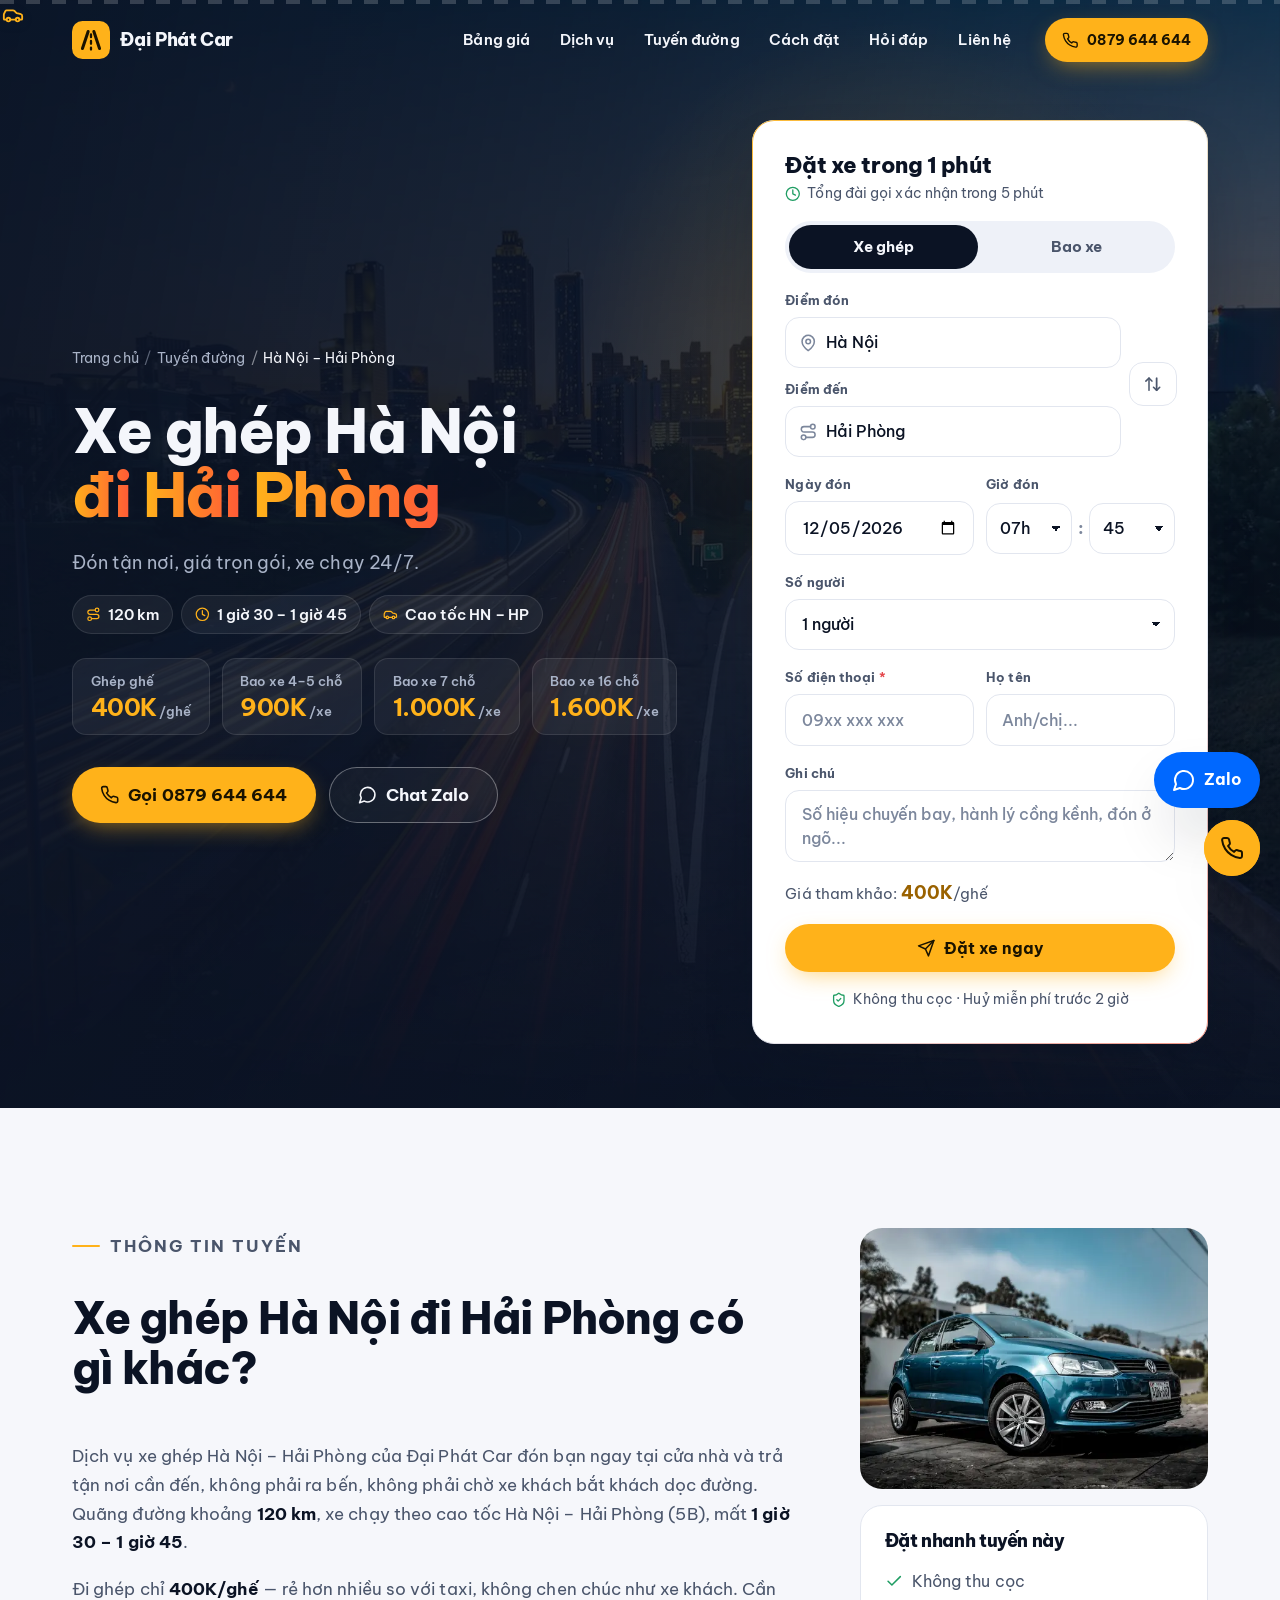
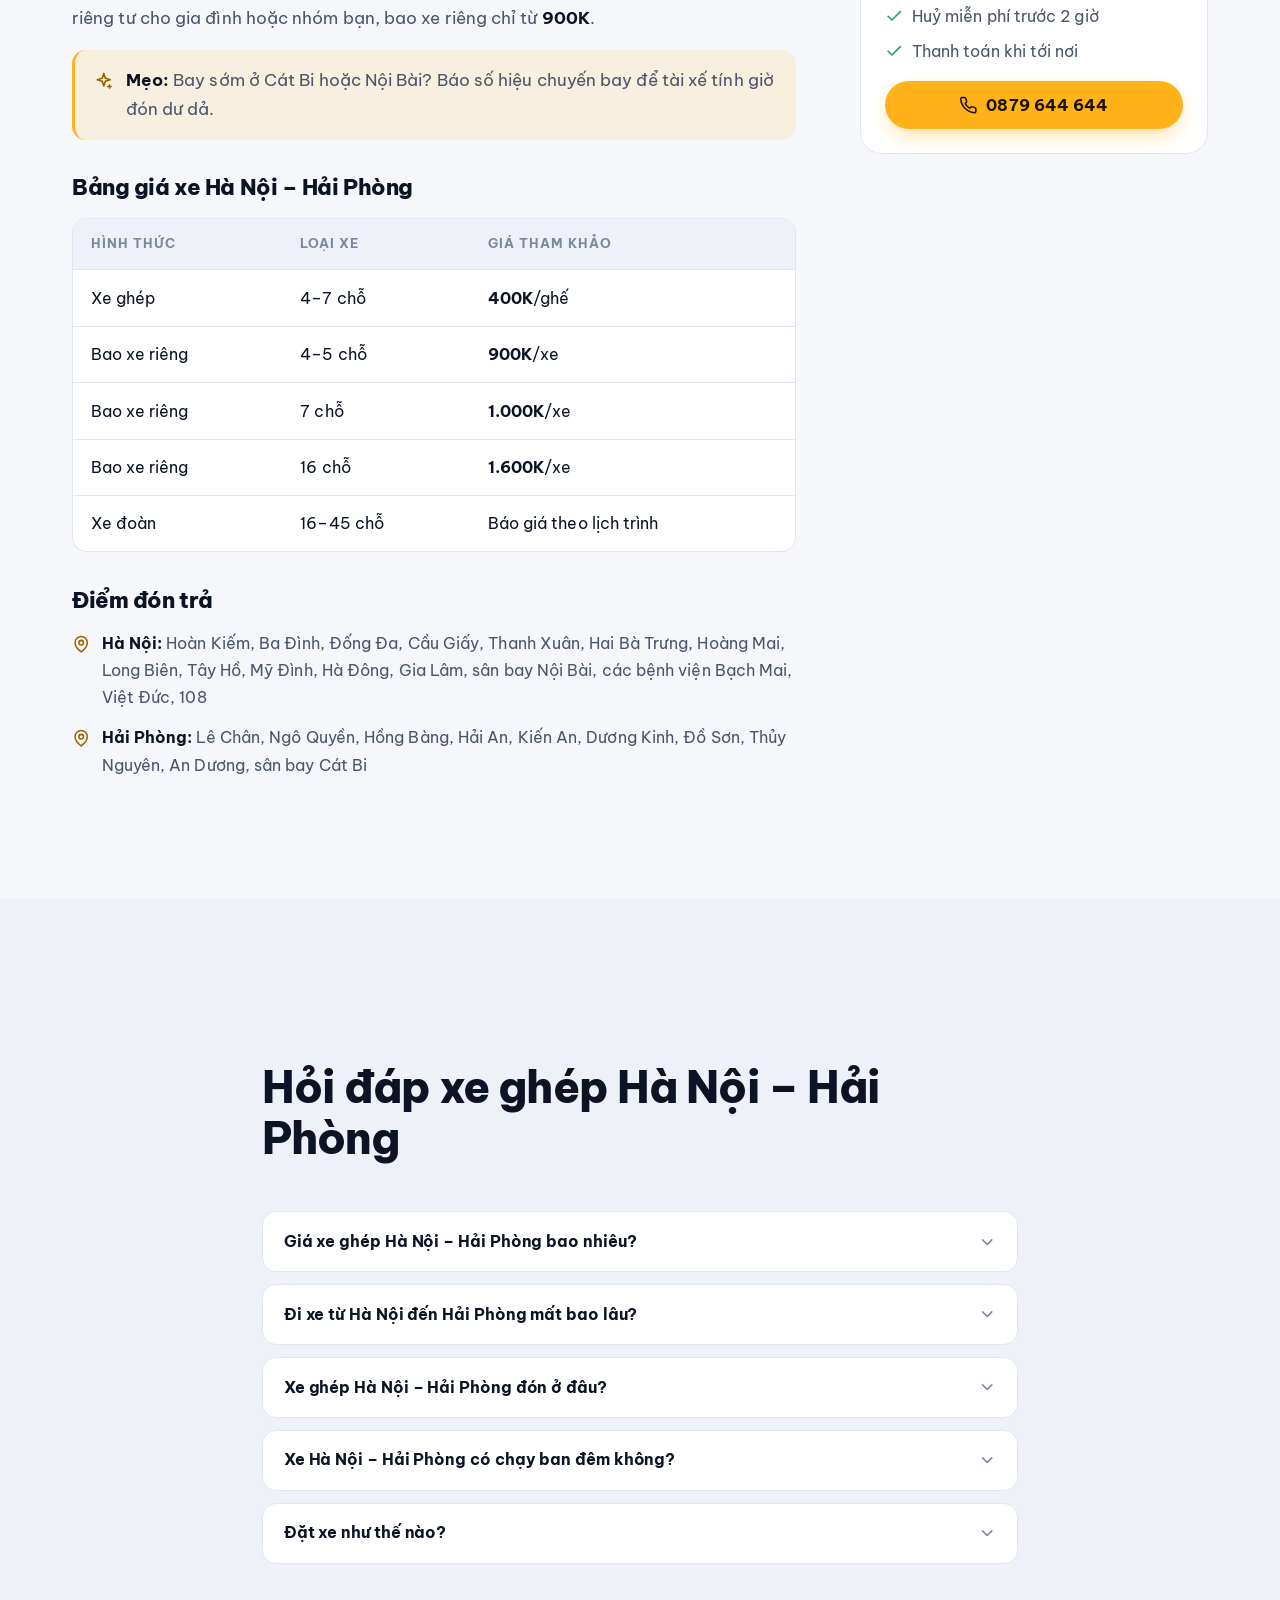
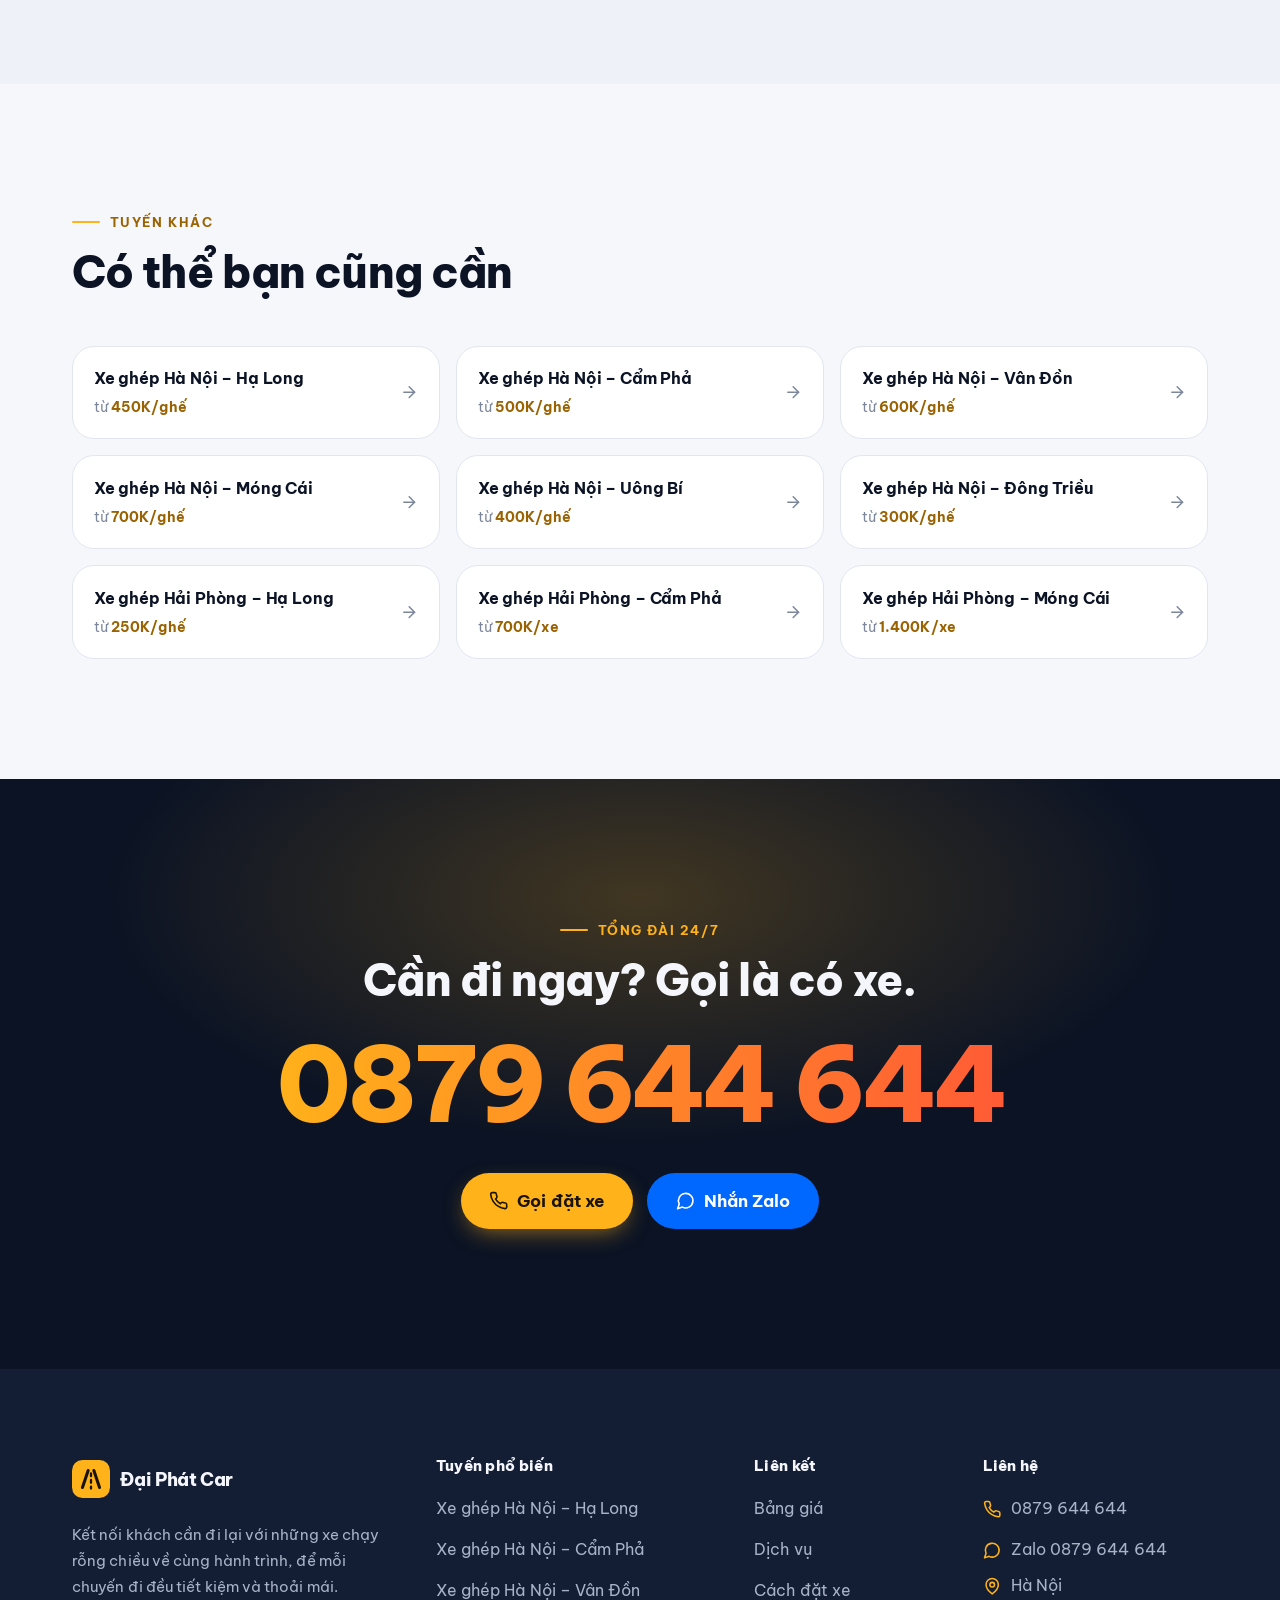
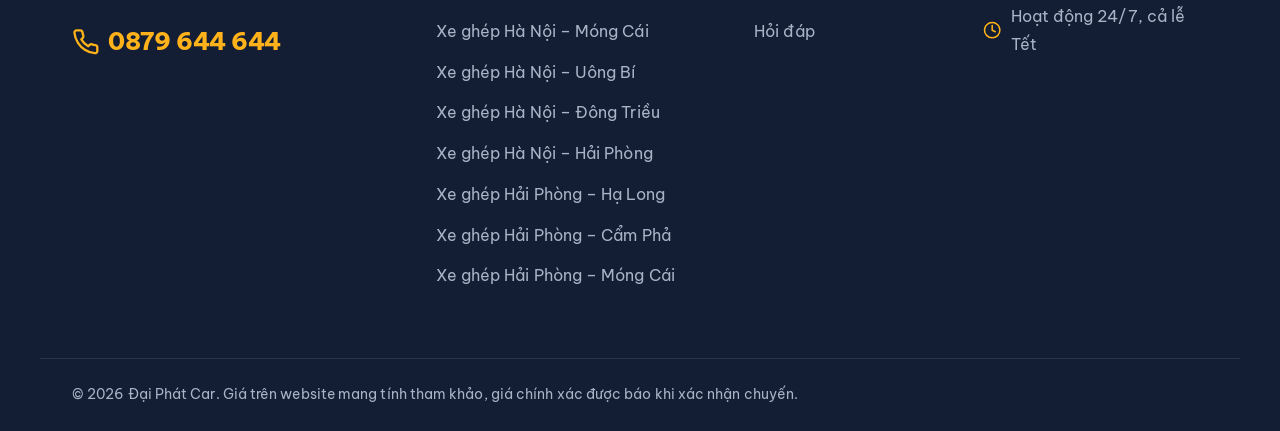
<file: tuyen/xe-ghep-ha-noi-hai-phong.html>
<!doctype html>
<html lang="vi" class="no-js">
<head>
<!-- Google tag (gtag.js) -->
<script async src="https://www.googletagmanager.com/gtag/js?id=AW-18516548044"></script>
<script>
 window.dataLayer = window.dataLayer || [];
 function gtag(){dataLayer.push(arguments);}
 gtag('js', new Date());
 gtag('config', 'AW-18516548044');
</script>
<meta charset="utf-8">
<script>document.documentElement.className="js"</script>
<meta name="viewport" content="width=device-width, initial-scale=1, viewport-fit=cover">
<title>Xe Ghép Hà Nội – Hải Phòng Giá Từ 400K, Đón Tận Nơi 24/7</title>
<meta name="description" content="Xe ghép Hà Nội đi Hải Phòng chỉ 400K/ghế, bao xe từ 900K. 120 km, 1 giờ 30 – 1 giờ 45. Đón trả tận nơi, giá trọn gói, chạy 24/7. Gọi 0879 644 644.">
<link rel="canonical" href="https://xequangninhvip.pro.vn/tuyen/xe-ghep-ha-noi-hai-phong.html">
<meta name="robots" content="index, follow, max-image-preview:large, max-snippet:-1">
<meta name="theme-color" content="#0B1324">
<meta name="format-detection" content="telephone=no">
<meta name="geo.region" content="VN-HN">
<meta name="geo.placename" content="Hà Nội">
<meta name="geo.position" content="21.0278;105.8342">
<meta name="ICBM" content="21.0278, 105.8342">
<meta property="og:type" content="website">
<meta property="og:locale" content="vi_VN">
<meta property="og:site_name" content="Đại Phát Car">
<meta property="og:title" content="Xe Ghép Hà Nội – Hải Phòng Giá Từ 400K, Đón Tận Nơi 24/7">
<meta property="og:description" content="Xe ghép Hà Nội đi Hải Phòng chỉ 400K/ghế, bao xe từ 900K. 120 km, 1 giờ 30 – 1 giờ 45. Đón trả tận nơi, giá trọn gói, chạy 24/7. Gọi 0879 644 644.">
<meta property="og:url" content="https://xequangninhvip.pro.vn/tuyen/xe-ghep-ha-noi-hai-phong.html">
<meta property="og:image" content="https://xequangninhvip.pro.vn/assets/img/og-cover.jpg">
<meta property="og:image:width" content="1200">
<meta property="og:image:height" content="630">
<meta name="twitter:card" content="summary_large_image">
<meta name="twitter:title" content="Xe Ghép Hà Nội – Hải Phòng Giá Từ 400K, Đón Tận Nơi 24/7">
<meta name="twitter:description" content="Xe ghép Hà Nội đi Hải Phòng chỉ 400K/ghế, bao xe từ 900K. 120 km, 1 giờ 30 – 1 giờ 45. Đón trả tận nơi, giá trọn gói, chạy 24/7. Gọi 0879 644 644.">
<meta name="twitter:image" content="https://xequangninhvip.pro.vn/assets/img/og-cover.jpg">
<link rel="icon" href="../favicon.svg" type="image/svg+xml">
<link rel="apple-touch-icon" href="../assets/img/apple-touch-icon.png">
<link rel="manifest" href="../site.webmanifest">
<link rel="preconnect" href="https://fonts.googleapis.com">
<link rel="preconnect" href="https://fonts.gstatic.com" crossorigin>
<link rel="stylesheet" href="https://fonts.googleapis.com/css2?family=Be+Vietnam+Pro:wght@400;500;600;700;800&amp;display=swap">
<link rel="preload" as="image" href="../assets/img/hero-cao-toc-dem-1920.webp" imagesrcset="../assets/img/hero-cao-toc-dem-960.webp 960w, ../assets/img/hero-cao-toc-dem-1920.webp 1920w" imagesizes="100vw" fetchpriority="high">
<link rel="stylesheet" href="../assets/css/styles.css">
<script type="application/ld+json">{"@context":"https://schema.org","@type":"Service","serviceType":"Xe ghép, bao xe liên tỉnh","name":"Xe ghép Hà Nội – Hải Phòng","description":"Xe ghép Hà Nội đi Hải Phòng chỉ 400K/ghế, bao xe từ 900K. 120 km, 1 giờ 30 – 1 giờ 45. Đón trả tận nơi, giá trọn gói, chạy 24/7. Gọi 0879 644 644.","url":"https://xequangninhvip.pro.vn/tuyen/xe-ghep-ha-noi-hai-phong.html","provider":{"@id":"https://xequangninhvip.pro.vn/#business","@type":"LocalBusiness","name":"Đại Phát Car","telephone":"+84879644644"},"areaServed":["Hà Nội","Hải Phòng"],"offers":{"@type":"AggregateOffer","priceCurrency":"VND","lowPrice":400000,"highPrice":1600000,"offerCount":4}}</script><script type="application/ld+json">{"@context":"https://schema.org","@type":"BreadcrumbList","itemListElement":[{"@type":"ListItem","position":1,"name":"Trang chủ","item":"https://xequangninhvip.pro.vn/"},{"@type":"ListItem","position":2,"name":"Tuyến đường","item":"https://xequangninhvip.pro.vn/#tuyen-duong"},{"@type":"ListItem","position":3,"name":"Xe ghép Hà Nội – Hải Phòng","item":"https://xequangninhvip.pro.vn/tuyen/xe-ghep-ha-noi-hai-phong.html"}]}</script><script type="application/ld+json">{"@context":"https://schema.org","@type":"FAQPage","mainEntity":[{"@type":"Question","name":"Giá xe ghép Hà Nội – Hải Phòng bao nhiêu?","acceptedAnswer":{"@type":"Answer","text":"Xe ghép Hà Nội – Hải Phòng: ghép ghế 400K/ghế; bao xe 4–5 chỗ 900K, bao xe 7 chỗ 1.000K, bao xe 16 chỗ 1.600K. Giá trọn gói đã gồm xăng xe, lái xe và vé cao tốc, được chốt khi tổng đài xác nhận."}},{"@type":"Question","name":"Đi xe từ Hà Nội đến Hải Phòng mất bao lâu?","acceptedAnswer":{"@type":"Answer","text":"Quãng đường khoảng 120 km, xe đi mất 1 giờ 30 – 1 giờ 45 theo cao tốc Hà Nội – Hải Phòng (5B), tuỳ tình trạng giao thông."}},{"@type":"Question","name":"Xe ghép Hà Nội – Hải Phòng đón ở đâu?","acceptedAnswer":{"@type":"Answer","text":"Xe đón trả tận nơi tại Hoàn Kiếm, Ba Đình, Đống Đa, Cầu Giấy, Thanh Xuân, Hai Bà Trưng, Hoàng Mai, Long Biên, Tây Hồ, Mỹ Đình, Hà Đông, Gia Lâm, sân bay Nội Bài, các bệnh viện Bạch Mai, Việt Đức, 108 và Lê Chân, Ngô Quyền, Hồng Bàng, Hải An, Kiến An, Dương Kinh, Đồ Sơn, Thủy Nguyên, An Dương, sân bay Cát Bi. Điểm xa trung tâm vui lòng báo khi đặt."}},{"@type":"Question","name":"Xe Hà Nội – Hải Phòng có chạy ban đêm không?","acceptedAnswer":{"@type":"Answer","text":"Có. Xe chạy liên tục 24/7, kể cả chuyến đêm và ngày lễ Tết. Chuyến sau 22h nên đặt trước để được xếp xe."}},{"@type":"Question","name":"Đặt xe như thế nào?","acceptedAnswer":{"@type":"Answer","text":"Điền form trên trang, gọi 0879 644 644 hoặc nhắn Zalo. Tổng đài gọi lại xác nhận trong 5 phút."}}]}</script>
</head>
<body class="page-route">
<a class="skip-link" href="#noi-dung">Bỏ qua tới nội dung</a>
<div class="road-progress" aria-hidden="true"><span class="road-progress__bar"></span><span class="road-progress__car"><svg class="ico" viewBox="0 0 24 24" fill="none" stroke="currentColor" stroke-width="2" stroke-linecap="round" stroke-linejoin="round" aria-hidden="true"><path d="M19 17h2c.6 0 1-.4 1-1v-3c0-.9-.7-1.7-1.5-1.9C18.7 10.6 16 10 16 10s-1.3-1.4-2.2-2.3c-.5-.4-1.1-.7-1.8-.7H5c-.6 0-1.1.4-1.4.9l-1.4 2.9A3.7 3.7 0 0 0 2 12v4c0 .6.4 1 1 1h2"/><circle cx="7" cy="17" r="2"/><path d="M9 17h6"/><circle cx="17" cy="17" r="2"/></svg></span></div>
<header class="site-header" data-header>
  <div class="container header-inner">
    <a class="brand" href="../index.html" aria-label="Đại Phát Car – Trang chủ"><svg class="logo-mark" viewBox="0 0 40 40" aria-hidden="true"><rect width="40" height="40" rx="11" class="logo-bg"/><path d="M11 29 17 11M29 29 23 11" class="logo-road"/><path d="M20 14v3M20 21v3M20 28v2" class="logo-lane"/></svg><span>Đại Phát Car</span></a>
    <nav class="nav" id="site-nav" aria-label="Điều hướng chính"><ul><li><a href="../index.html#bang-gia">Bảng giá</a></li><li><a href="../index.html#dich-vu">Dịch vụ</a></li><li><a href="../index.html#tuyen-duong">Tuyến đường</a></li><li><a href="../index.html#quy-trinh">Cách đặt</a></li><li><a href="../index.html#hoi-dap">Hỏi đáp</a></li><li><a href="../index.html#lien-he">Liên hệ</a></li></ul></nav>
    <a class="btn btn-primary btn-sm header-call" href="tel:+84879644644" data-magnet><svg class="ico" viewBox="0 0 24 24" fill="none" stroke="currentColor" stroke-width="2" stroke-linecap="round" stroke-linejoin="round" aria-hidden="true"><path d="M22 16.92v3a2 2 0 0 1-2.18 2 19.79 19.79 0 0 1-8.63-3.07 19.5 19.5 0 0 1-6-6 19.79 19.79 0 0 1-3.07-8.67A2 2 0 0 1 4.11 2h3a2 2 0 0 1 2 1.72c.13.96.36 1.9.7 2.81a2 2 0 0 1-.45 2.11L8.09 9.91a16 16 0 0 0 6 6l1.27-1.27a2 2 0 0 1 2.11-.45c.91.34 1.85.57 2.81.7A2 2 0 0 1 22 16.92z"/></svg><span>0879 644 644</span></a>
    <button class="nav-toggle" type="button" aria-expanded="false" aria-controls="site-nav" aria-label="Mở menu"><svg class="ico ico-open" viewBox="0 0 24 24" fill="none" stroke="currentColor" stroke-width="2" stroke-linecap="round" stroke-linejoin="round" aria-hidden="true"><path d="M4 6h16M4 12h16M4 18h16"/></svg><svg class="ico ico-close" viewBox="0 0 24 24" fill="none" stroke="currentColor" stroke-width="2" stroke-linecap="round" stroke-linejoin="round" aria-hidden="true"><path d="M18 6 6 18M6 6l12 12"/></svg></button>
  </div>
</header>
<main id="noi-dung">
<section class="hero hero--route" aria-labelledby="hero-title">
  <div class="hero__media" aria-hidden="false">
    <img class="hero__img" data-parallax src="../assets/img/hero-cao-toc-dem-1920.webp"
      srcset="../assets/img/hero-cao-toc-dem-960.webp 960w, ../assets/img/hero-cao-toc-dem-1920.webp 1920w"
      sizes="100vw" width="1920" height="1239" alt="Xe ghép Hà Nội đi Hải Phòng trên cao tốc" fetchpriority="high" decoding="async">
    <div class="hero__shade"></div>
    <div class="streaks" aria-hidden="true"><span class="streak" style="--s:0"></span><span class="streak" style="--s:1"></span><span class="streak" style="--s:2"></span><span class="streak" style="--s:3"></span><span class="streak" style="--s:4"></span><span class="streak" style="--s:5"></span><span class="streak" style="--s:6"></span></div>
    <div class="hero__spot" aria-hidden="true"></div>
  </div>
  <div class="container hero-grid">
    <div class="hero__copy">
      <nav class="crumbs" aria-label="Breadcrumb" data-anim style="--d:0"><ol>
        <li><a href="../index.html">Trang chủ</a></li><li><a href="../index.html#tuyen-duong">Tuyến đường</a></li>
        <li aria-current="page">Hà Nội – Hải Phòng</li></ol></nav>
      <h1 class="h1 h1--route" id="hero-title"><span class="h1-word"><span style="--i:0">Xe</span></span> <span class="h1-word"><span style="--i:1">ghép</span></span> <span class="h1-word"><span style="--i:2">Hà</span></span> <span class="h1-word"><span style="--i:3">Nội</span></span><br> <span class="nowrap"><span class="h1-word h1-word--hl"><span style="--i:4">đi</span></span> <span class="h1-word h1-word--hl"><span style="--i:5">Hải</span></span> <span class="h1-word h1-word--hl"><span style="--i:6">Phòng</span></span></span></h1>
      <p class="hero__lead" data-anim style="--d:5">Đón tận nơi, giá trọn gói, xe chạy 24/7.</p>
      <ul class="route-meta" data-anim style="--d:6">
        <li><svg class="ico" viewBox="0 0 24 24" fill="none" stroke="currentColor" stroke-width="2" stroke-linecap="round" stroke-linejoin="round" aria-hidden="true"><circle cx="6" cy="19" r="3"/><path d="M9 19h8.5a3.5 3.5 0 0 0 0-7h-11a3.5 3.5 0 0 1 0-7H15"/><circle cx="18" cy="5" r="3"/></svg>120 km</li><li><svg class="ico" viewBox="0 0 24 24" fill="none" stroke="currentColor" stroke-width="2" stroke-linecap="round" stroke-linejoin="round" aria-hidden="true"><circle cx="12" cy="12" r="10"/><path d="M12 6v6l4 2"/></svg>1 giờ 30 – 1 giờ 45</li><li><svg class="ico" viewBox="0 0 24 24" fill="none" stroke="currentColor" stroke-width="2" stroke-linecap="round" stroke-linejoin="round" aria-hidden="true"><path d="M19 17h2c.6 0 1-.4 1-1v-3c0-.9-.7-1.7-1.5-1.9C18.7 10.6 16 10 16 10s-1.3-1.4-2.2-2.3c-.5-.4-1.1-.7-1.8-.7H5c-.6 0-1.1.4-1.4.9l-1.4 2.9A3.7 3.7 0 0 0 2 12v4c0 .6.4 1 1 1h2"/><circle cx="7" cy="17" r="2"/><path d="M9 17h6"/><circle cx="17" cy="17" r="2"/></svg>Cao tốc HN – HP</li></ul>
      <ul class="price-chips" data-anim style="--d:7"><li><span>Ghép ghế</span><b>400K<small>/ghế</small></b></li><li><span>Bao xe 4–5 chỗ</span><b>900K<small>/xe</small></b></li><li><span>Bao xe 7 chỗ</span><b>1.000K<small>/xe</small></b></li><li><span>Bao xe 16 chỗ</span><b>1.600K<small>/xe</small></b></li></ul>
      <div class="hero__ctas" data-anim style="--d:9">
        <a class="btn btn-primary btn-lg" href="tel:+84879644644" data-magnet><svg class="ico" viewBox="0 0 24 24" fill="none" stroke="currentColor" stroke-width="2" stroke-linecap="round" stroke-linejoin="round" aria-hidden="true"><path d="M22 16.92v3a2 2 0 0 1-2.18 2 19.79 19.79 0 0 1-8.63-3.07 19.5 19.5 0 0 1-6-6 19.79 19.79 0 0 1-3.07-8.67A2 2 0 0 1 4.11 2h3a2 2 0 0 1 2 1.72c.13.96.36 1.9.7 2.81a2 2 0 0 1-.45 2.11L8.09 9.91a16 16 0 0 0 6 6l1.27-1.27a2 2 0 0 1 2.11-.45c.91.34 1.85.57 2.81.7A2 2 0 0 1 22 16.92z"/></svg><span>Gọi 0879 644 644</span></a>
        <a class="btn btn-ghost btn-lg" href="https://zalo.me/0879644644" target="_blank" rel="noopener"><svg class="ico" viewBox="0 0 24 24" fill="none" stroke="currentColor" stroke-width="2" stroke-linecap="round" stroke-linejoin="round" aria-hidden="true"><path d="M7.9 20A9 9 0 1 0 4 16.1L2 22z"/></svg><span>Chat Zalo</span></a>
      </div>
    </div>
    <div class="hero__form" id="dat-xe" data-anim style="--d:4"><form class="booking card" id="booking-form" novalidate aria-labelledby="booking-title">
  <div class="booking__head">
    <h2 class="booking__title" id="booking-title">Đặt xe trong 1 phút</h2>
    <p class="booking__sub"><svg class="ico" viewBox="0 0 24 24" fill="none" stroke="currentColor" stroke-width="2" stroke-linecap="round" stroke-linejoin="round" aria-hidden="true"><circle cx="12" cy="12" r="10"/><path d="M12 6v6l4 2"/></svg> Tổng đài gọi xác nhận trong 5 phút</p>
  </div>
  <fieldset class="seg" aria-label="Hình thức đi"><label class="seg__opt"><input type="radio" name="loai" value="Xe ghép" checked><span>Xe ghép</span></label><label class="seg__opt"><input type="radio" name="loai" value="Bao xe"><span>Bao xe</span></label></fieldset>
  <div class="route-fields">
    <div class="field"><label for="f-from">Điểm đón</label>
      <div class="field__icon"><svg class="ico" viewBox="0 0 24 24" fill="none" stroke="currentColor" stroke-width="2" stroke-linecap="round" stroke-linejoin="round" aria-hidden="true"><path d="M20 10c0 6-8 12-8 12s-8-6-8-12a8 8 0 0 1 16 0Z"/><circle cx="12" cy="10" r="3"/></svg><input id="f-from" name="diem_don" list="dl-places" placeholder="VD: Cầu Giấy, Hà Nội" value="Hà Nội" required autocomplete="address-level2"></div></div>
    <button class="swap" type="button" data-swap aria-label="Đổi chiều điểm đón và điểm đến"><svg class="ico" viewBox="0 0 24 24" fill="none" stroke="currentColor" stroke-width="2" stroke-linecap="round" stroke-linejoin="round" aria-hidden="true"><path d="m16 3 4 4-4 4"/><path d="M20 7H4"/><path d="m8 21-4-4 4-4"/><path d="M4 17h16"/></svg></button>
    <div class="field"><label for="f-to">Điểm đến</label>
      <div class="field__icon"><svg class="ico" viewBox="0 0 24 24" fill="none" stroke="currentColor" stroke-width="2" stroke-linecap="round" stroke-linejoin="round" aria-hidden="true"><circle cx="6" cy="19" r="3"/><path d="M9 19h8.5a3.5 3.5 0 0 0 0-7h-11a3.5 3.5 0 0 1 0-7H15"/><circle cx="18" cy="5" r="3"/></svg><input id="f-to" name="diem_den" list="dl-places" placeholder="VD: Bãi Cháy, Hạ Long" value="Hải Phòng" required></div></div>
  </div>
  <datalist id="dl-places"><option value="Cẩm Phả"><option value="Hà Nội"><option value="Hạ Long"><option value="Hải Phòng"><option value="Móng Cái"><option value="Uông Bí"><option value="Vân Đồn"><option value="Đông Triều"></datalist>
  <div class="grid-2">
    <div class="field"><label for="f-date">Ngày đón</label>
      <input id="f-date" name="ngay_don" type="date" required></div>
    <div class="field"><label for="f-hour">Giờ đón</label>
      <div class="time-pick">
        <select id="f-hour" name="gio" aria-label="Giờ"><option value="00">00h</option><option value="01">01h</option><option value="02">02h</option><option value="03">03h</option><option value="04">04h</option><option value="05">05h</option><option value="06">06h</option><option value="07">07h</option><option value="08">08h</option><option value="09">09h</option><option value="10">10h</option><option value="11">11h</option><option value="12">12h</option><option value="13">13h</option><option value="14">14h</option><option value="15">15h</option><option value="16">16h</option><option value="17">17h</option><option value="18">18h</option><option value="19">19h</option><option value="20">20h</option><option value="21">21h</option><option value="22">22h</option><option value="23">23h</option></select><span aria-hidden="true">:</span>
        <select id="f-min" name="phut" aria-label="Phút"><option value="00">00</option><option value="05">05</option><option value="10">10</option><option value="15">15</option><option value="20">20</option><option value="25">25</option><option value="30">30</option><option value="35">35</option><option value="40">40</option><option value="45">45</option><option value="50">50</option><option value="55">55</option></select></div></div>
  </div>
  <div class="grid-2">
    <div class="field"><label for="f-seats" data-seat-label>Số người</label>
      <select id="f-seats" name="so_nguoi"><option value="1">1 người</option><option value="2">2 người</option><option value="3">3 người</option><option value="4">4 người</option><option value="5">5 người</option><option value="6">6 người</option><option value="7">7 người</option></select></div>
    <div class="field field--car" data-car-field hidden><label for="f-car">Loại xe</label>
      <select id="f-car" name="loai_xe"><option>Xe 4–5 chỗ</option><option>Xe 7 chỗ</option><option>Xe 16 chỗ</option><option>Xe 29 chỗ</option><option>Xe 45 chỗ</option></select></div>
  </div>
  <div class="grid-2">
    <div class="field"><label for="f-phone">Số điện thoại <abbr title="bắt buộc">*</abbr></label>
      <input id="f-phone" name="sdt" type="tel" inputmode="tel" placeholder="09xx xxx xxx" required autocomplete="tel"></div>
    <div class="field"><label for="f-name">Họ tên</label>
      <input id="f-name" name="ho_ten" placeholder="Anh/chị..." autocomplete="name"></div>
  </div>
  <div class="field"><label for="f-note">Ghi chú</label>
    <textarea id="f-note" name="ghi_chu" rows="2" placeholder="Số hiệu chuyến bay, hành lý cồng kềnh, đón ở ngõ..."></textarea></div>
  <input class="hp" name="website" tabindex="-1" autocomplete="off" aria-hidden="true">
  <p class="estimate" data-estimate aria-live="polite"></p>
  <p class="form-error" data-form-error role="alert"></p>
  <button class="btn btn-primary btn-block" type="submit"><svg class="ico" viewBox="0 0 24 24" fill="none" stroke="currentColor" stroke-width="2" stroke-linecap="round" stroke-linejoin="round" aria-hidden="true"><path d="m22 2-7 20-4-9-9-4Z"/><path d="M22 2 11 13"/></svg><span>Đặt xe ngay</span></button>
  <p class="booking__foot"><svg class="ico" viewBox="0 0 24 24" fill="none" stroke="currentColor" stroke-width="2" stroke-linecap="round" stroke-linejoin="round" aria-hidden="true"><path d="M20 13c0 5-3.5 7.5-7.66 8.95a1 1 0 0 1-.67-.01C7.5 20.5 4 18 4 13V6a1 1 0 0 1 1-1c2 0 4.5-1.2 6.24-2.72a1.17 1.17 0 0 1 1.52 0C14.51 3.81 17 5 19 5a1 1 0 0 1 1 1z"/><path d="m9 12 2 2 4-4"/></svg> Không thu cọc · Huỷ miễn phí trước 2 giờ</p>
</form></div>
  </div>
</section>

<section class="section" aria-labelledby="about-title">
  <div class="container article-grid">
    <article class="prose">
      <p class="eyebrow" data-reveal>Thông tin tuyến</p>
      <h2 class="h2" id="about-title" data-float>Xe ghép Hà Nội đi Hải Phòng có gì khác?</h2>
      <p data-reveal>Dịch vụ xe ghép Hà Nội – Hải Phòng của Đại Phát Car đón bạn ngay tại cửa nhà và trả tận nơi cần đến,
        không phải ra bến, không phải chờ xe khách bắt khách dọc đường. Quãng đường khoảng <strong>120 km</strong>,
        xe chạy theo cao tốc Hà Nội – Hải Phòng (5B), mất <strong>1 giờ 30 – 1 giờ 45</strong>.</p>
      <p data-reveal>Đi ghép chỉ <strong>400K/ghế</strong> — rẻ hơn nhiều so với taxi, không chen chúc như xe khách. Cần riêng tư cho gia đình hoặc nhóm bạn, bao xe riêng chỉ từ <strong>900K</strong>.</p>
      <p class="tip" data-reveal><svg class="ico" viewBox="0 0 24 24" fill="none" stroke="currentColor" stroke-width="2" stroke-linecap="round" stroke-linejoin="round" aria-hidden="true"><path d="M12 3l1.9 5.8L20 10.7l-6.1 1.9L12 18.4l-1.9-5.8L4 10.7l6.1-1.9z"/><path d="M19 17v4M17 19h4"/></svg><span><strong>Mẹo:</strong> Bay sớm ở Cát Bi hoặc Nội Bài? Báo số hiệu chuyến bay để tài xế tính giờ đón dư dả.</span></p>
      <h3 data-reveal>Bảng giá xe Hà Nội – Hải Phòng</h3>
      <div class="table-wrap" data-reveal><table class="price-table">
        <thead><tr><th scope="col">Hình thức</th><th scope="col">Loại xe</th><th scope="col">Giá tham khảo</th></tr></thead>
        <tbody>
          <tr><td>Xe ghép</td><td>4–7 chỗ</td><td><b>400K</b>/ghế</td></tr><tr><td>Bao xe riêng</td><td>4–5 chỗ</td><td><b>900K</b>/xe</td></tr><tr><td>Bao xe riêng</td><td>7 chỗ</td><td><b>1.000K</b>/xe</td></tr><tr><td>Bao xe riêng</td><td>16 chỗ</td><td><b>1.600K</b>/xe</td></tr>
          <tr><td>Xe đoàn</td><td>16–45 chỗ</td><td>Báo giá theo lịch trình</td></tr>
        </tbody></table></div>
      <h3 data-reveal>Điểm đón trả</h3>
      <ul class="areas" data-reveal>
        <li><svg class="ico" viewBox="0 0 24 24" fill="none" stroke="currentColor" stroke-width="2" stroke-linecap="round" stroke-linejoin="round" aria-hidden="true"><path d="M20 10c0 6-8 12-8 12s-8-6-8-12a8 8 0 0 1 16 0Z"/><circle cx="12" cy="10" r="3"/></svg><div><b>Hà Nội:</b> Hoàn Kiếm, Ba Đình, Đống Đa, Cầu Giấy, Thanh Xuân, Hai Bà Trưng, Hoàng Mai, Long Biên, Tây Hồ, Mỹ Đình, Hà Đông, Gia Lâm, sân bay Nội Bài, các bệnh viện Bạch Mai, Việt Đức, 108</div></li>
        <li><svg class="ico" viewBox="0 0 24 24" fill="none" stroke="currentColor" stroke-width="2" stroke-linecap="round" stroke-linejoin="round" aria-hidden="true"><path d="M20 10c0 6-8 12-8 12s-8-6-8-12a8 8 0 0 1 16 0Z"/><circle cx="12" cy="10" r="3"/></svg><div><b>Hải Phòng:</b> Lê Chân, Ngô Quyền, Hồng Bàng, Hải An, Kiến An, Dương Kinh, Đồ Sơn, Thủy Nguyên, An Dương, sân bay Cát Bi</div></li></ul>
    </article>
    <aside class="article-aside" data-reveal>
      <img class="aside-img" src="../assets/img/xe-5-cho-1200.webp" srcset="../assets/img/xe-5-cho-640.webp 640w, ../assets/img/xe-5-cho-1200.webp 1200w" sizes="(max-width: 1024px) 100vw, 40vw" width="1200" height="800" alt="Xe phục vụ tuyến Hà Nội – Hải Phòng" loading="lazy" decoding="async">
      <div class="aside-card card">
        <h3>Đặt nhanh tuyến này</h3>
        <ul class="aside-list"><li><svg class="ico" viewBox="0 0 24 24" fill="none" stroke="currentColor" stroke-width="2" stroke-linecap="round" stroke-linejoin="round" aria-hidden="true"><path d="M20 6 9 17l-5-5"/></svg>Không thu cọc</li><li><svg class="ico" viewBox="0 0 24 24" fill="none" stroke="currentColor" stroke-width="2" stroke-linecap="round" stroke-linejoin="round" aria-hidden="true"><path d="M20 6 9 17l-5-5"/></svg>Huỷ miễn phí trước 2 giờ</li><li><svg class="ico" viewBox="0 0 24 24" fill="none" stroke="currentColor" stroke-width="2" stroke-linecap="round" stroke-linejoin="round" aria-hidden="true"><path d="M20 6 9 17l-5-5"/></svg>Thanh toán khi tới nơi</li></ul>
        <a class="btn btn-primary btn-block" href="tel:+84879644644"><svg class="ico" viewBox="0 0 24 24" fill="none" stroke="currentColor" stroke-width="2" stroke-linecap="round" stroke-linejoin="round" aria-hidden="true"><path d="M22 16.92v3a2 2 0 0 1-2.18 2 19.79 19.79 0 0 1-8.63-3.07 19.5 19.5 0 0 1-6-6 19.79 19.79 0 0 1-3.07-8.67A2 2 0 0 1 4.11 2h3a2 2 0 0 1 2 1.72c.13.96.36 1.9.7 2.81a2 2 0 0 1-.45 2.11L8.09 9.91a16 16 0 0 0 6 6l1.27-1.27a2 2 0 0 1 2.11-.45c.91.34 1.85.57 2.81.7A2 2 0 0 1 22 16.92z"/></svg><span>0879 644 644</span></a>
      </div>
    </aside>
  </div>
</section>

<section class="section section--alt" id="hoi-dap" aria-labelledby="faq-title">
  <div class="container container--narrow">
    <p class="eyebrow" data-reveal>Hỏi đáp</p>
    <h2 class="h2" id="faq-title" data-float>Hỏi đáp xe ghép Hà Nội – Hải Phòng</h2>
    <div class="faq"><details class="faq__item" data-reveal><summary><h3>Giá xe ghép Hà Nội – Hải Phòng bao nhiêu?</h3><svg class="ico" viewBox="0 0 24 24" fill="none" stroke="currentColor" stroke-width="2" stroke-linecap="round" stroke-linejoin="round" aria-hidden="true"><path d="m6 9 6 6 6-6"/></svg></summary><div class="faq__a"><p>Xe ghép Hà Nội – Hải Phòng: ghép ghế 400K/ghế; bao xe 4–5 chỗ 900K, bao xe 7 chỗ 1.000K, bao xe 16 chỗ 1.600K. Giá trọn gói đã gồm xăng xe, lái xe và vé cao tốc, được chốt khi tổng đài xác nhận.</p></div></details><details class="faq__item" data-reveal><summary><h3>Đi xe từ Hà Nội đến Hải Phòng mất bao lâu?</h3><svg class="ico" viewBox="0 0 24 24" fill="none" stroke="currentColor" stroke-width="2" stroke-linecap="round" stroke-linejoin="round" aria-hidden="true"><path d="m6 9 6 6 6-6"/></svg></summary><div class="faq__a"><p>Quãng đường khoảng 120 km, xe đi mất 1 giờ 30 – 1 giờ 45 theo cao tốc Hà Nội – Hải Phòng (5B), tuỳ tình trạng giao thông.</p></div></details><details class="faq__item" data-reveal><summary><h3>Xe ghép Hà Nội – Hải Phòng đón ở đâu?</h3><svg class="ico" viewBox="0 0 24 24" fill="none" stroke="currentColor" stroke-width="2" stroke-linecap="round" stroke-linejoin="round" aria-hidden="true"><path d="m6 9 6 6 6-6"/></svg></summary><div class="faq__a"><p>Xe đón trả tận nơi tại Hoàn Kiếm, Ba Đình, Đống Đa, Cầu Giấy, Thanh Xuân, Hai Bà Trưng, Hoàng Mai, Long Biên, Tây Hồ, Mỹ Đình, Hà Đông, Gia Lâm, sân bay Nội Bài, các bệnh viện Bạch Mai, Việt Đức, 108 và Lê Chân, Ngô Quyền, Hồng Bàng, Hải An, Kiến An, Dương Kinh, Đồ Sơn, Thủy Nguyên, An Dương, sân bay Cát Bi. Điểm xa trung tâm vui lòng báo khi đặt.</p></div></details><details class="faq__item" data-reveal><summary><h3>Xe Hà Nội – Hải Phòng có chạy ban đêm không?</h3><svg class="ico" viewBox="0 0 24 24" fill="none" stroke="currentColor" stroke-width="2" stroke-linecap="round" stroke-linejoin="round" aria-hidden="true"><path d="m6 9 6 6 6-6"/></svg></summary><div class="faq__a"><p>Có. Xe chạy liên tục 24/7, kể cả chuyến đêm và ngày lễ Tết. Chuyến sau 22h nên đặt trước để được xếp xe.</p></div></details><details class="faq__item" data-reveal><summary><h3>Đặt xe như thế nào?</h3><svg class="ico" viewBox="0 0 24 24" fill="none" stroke="currentColor" stroke-width="2" stroke-linecap="round" stroke-linejoin="round" aria-hidden="true"><path d="m6 9 6 6 6-6"/></svg></summary><div class="faq__a"><p>Điền form trên trang, gọi 0879 644 644 hoặc nhắn Zalo. Tổng đài gọi lại xác nhận trong 5 phút.</p></div></details></div>
  </div>
</section>

<section class="section" aria-labelledby="other-title">
  <div class="container">
    <p class="eyebrow" data-reveal>Tuyến khác</p>
    <h2 class="h2" id="other-title" data-float>Có thể bạn cũng cần</h2>
    <ul class="route-list"><li><a class="route-link card" href="xe-ghep-ha-noi-ha-long.html"><span class="route-link__name">Xe ghép Hà Nội – Hạ Long</span><span class="route-link__meta">từ <b>450K/ghế</b></span><svg class="ico route-link__arrow" viewBox="0 0 24 24" fill="none" stroke="currentColor" stroke-width="2" stroke-linecap="round" stroke-linejoin="round" aria-hidden="true"><path d="M5 12h14"/><path d="m12 5 7 7-7 7"/></svg></a></li><li><a class="route-link card" href="xe-ghep-ha-noi-cam-pha.html"><span class="route-link__name">Xe ghép Hà Nội – Cẩm Phả</span><span class="route-link__meta">từ <b>500K/ghế</b></span><svg class="ico route-link__arrow" viewBox="0 0 24 24" fill="none" stroke="currentColor" stroke-width="2" stroke-linecap="round" stroke-linejoin="round" aria-hidden="true"><path d="M5 12h14"/><path d="m12 5 7 7-7 7"/></svg></a></li><li><a class="route-link card" href="xe-ghep-ha-noi-van-don.html"><span class="route-link__name">Xe ghép Hà Nội – Vân Đồn</span><span class="route-link__meta">từ <b>600K/ghế</b></span><svg class="ico route-link__arrow" viewBox="0 0 24 24" fill="none" stroke="currentColor" stroke-width="2" stroke-linecap="round" stroke-linejoin="round" aria-hidden="true"><path d="M5 12h14"/><path d="m12 5 7 7-7 7"/></svg></a></li><li><a class="route-link card" href="xe-ghep-ha-noi-mong-cai.html"><span class="route-link__name">Xe ghép Hà Nội – Móng Cái</span><span class="route-link__meta">từ <b>700K/ghế</b></span><svg class="ico route-link__arrow" viewBox="0 0 24 24" fill="none" stroke="currentColor" stroke-width="2" stroke-linecap="round" stroke-linejoin="round" aria-hidden="true"><path d="M5 12h14"/><path d="m12 5 7 7-7 7"/></svg></a></li><li><a class="route-link card" href="xe-ghep-ha-noi-uong-bi.html"><span class="route-link__name">Xe ghép Hà Nội – Uông Bí</span><span class="route-link__meta">từ <b>400K/ghế</b></span><svg class="ico route-link__arrow" viewBox="0 0 24 24" fill="none" stroke="currentColor" stroke-width="2" stroke-linecap="round" stroke-linejoin="round" aria-hidden="true"><path d="M5 12h14"/><path d="m12 5 7 7-7 7"/></svg></a></li><li><a class="route-link card" href="xe-ghep-ha-noi-dong-trieu.html"><span class="route-link__name">Xe ghép Hà Nội – Đông Triều</span><span class="route-link__meta">từ <b>300K/ghế</b></span><svg class="ico route-link__arrow" viewBox="0 0 24 24" fill="none" stroke="currentColor" stroke-width="2" stroke-linecap="round" stroke-linejoin="round" aria-hidden="true"><path d="M5 12h14"/><path d="m12 5 7 7-7 7"/></svg></a></li><li><a class="route-link card" href="xe-ghep-hai-phong-ha-long.html"><span class="route-link__name">Xe ghép Hải Phòng – Hạ Long</span><span class="route-link__meta">từ <b>250K/ghế</b></span><svg class="ico route-link__arrow" viewBox="0 0 24 24" fill="none" stroke="currentColor" stroke-width="2" stroke-linecap="round" stroke-linejoin="round" aria-hidden="true"><path d="M5 12h14"/><path d="m12 5 7 7-7 7"/></svg></a></li><li><a class="route-link card" href="xe-ghep-hai-phong-cam-pha.html"><span class="route-link__name">Xe ghép Hải Phòng – Cẩm Phả</span><span class="route-link__meta">từ <b>700K/xe</b></span><svg class="ico route-link__arrow" viewBox="0 0 24 24" fill="none" stroke="currentColor" stroke-width="2" stroke-linecap="round" stroke-linejoin="round" aria-hidden="true"><path d="M5 12h14"/><path d="m12 5 7 7-7 7"/></svg></a></li><li><a class="route-link card" href="xe-ghep-hai-phong-mong-cai.html"><span class="route-link__name">Xe ghép Hải Phòng – Móng Cái</span><span class="route-link__meta">từ <b>1.400K/xe</b></span><svg class="ico route-link__arrow" viewBox="0 0 24 24" fill="none" stroke="currentColor" stroke-width="2" stroke-linecap="round" stroke-linejoin="round" aria-hidden="true"><path d="M5 12h14"/><path d="m12 5 7 7-7 7"/></svg></a></li></ul>
  </div>
</section>
<section class="cta" aria-labelledby="cta-title">
  <div class="cta__glow" aria-hidden="true"></div>
  <div class="container cta__inner">
    <p class="eyebrow eyebrow--dark" data-reveal>Tổng đài 24/7</p>
    <h2 class="h2 h2--light" id="cta-title" data-float>Cần đi ngay? Gọi là có xe.</h2>
    <a class="cta__phone" href="tel:+84879644644" data-magnet>0879 644 644</a>
    <div class="cta__actions" data-reveal>
      <a class="btn btn-primary btn-lg" href="tel:+84879644644" data-magnet><svg class="ico" viewBox="0 0 24 24" fill="none" stroke="currentColor" stroke-width="2" stroke-linecap="round" stroke-linejoin="round" aria-hidden="true"><path d="M22 16.92v3a2 2 0 0 1-2.18 2 19.79 19.79 0 0 1-8.63-3.07 19.5 19.5 0 0 1-6-6 19.79 19.79 0 0 1-3.07-8.67A2 2 0 0 1 4.11 2h3a2 2 0 0 1 2 1.72c.13.96.36 1.9.7 2.81a2 2 0 0 1-.45 2.11L8.09 9.91a16 16 0 0 0 6 6l1.27-1.27a2 2 0 0 1 2.11-.45c.91.34 1.85.57 2.81.7A2 2 0 0 1 22 16.92z"/></svg><span>Gọi đặt xe</span></a>
      <a class="btn btn-zalo btn-lg" href="https://zalo.me/0879644644" target="_blank" rel="noopener"><svg class="ico" viewBox="0 0 24 24" fill="none" stroke="currentColor" stroke-width="2" stroke-linecap="round" stroke-linejoin="round" aria-hidden="true"><path d="M7.9 20A9 9 0 1 0 4 16.1L2 22z"/></svg><span>Nhắn Zalo</span></a>
    </div>
  </div>
</section>
</main>
<footer class="site-footer" id="lien-he">
  <div class="container footer-grid">
    <div class="footer-about">
      <a class="brand brand--light" href="../index.html"><svg class="logo-mark" viewBox="0 0 40 40" aria-hidden="true"><rect width="40" height="40" rx="11" class="logo-bg"/><path d="M11 29 17 11M29 29 23 11" class="logo-road"/><path d="M20 14v3M20 21v3M20 28v2" class="logo-lane"/></svg><span>Đại Phát Car</span></a>
      <p>Kết nối khách cần đi lại với những xe chạy rỗng chiều về cùng hành trình, để mỗi chuyến đi đều tiết kiệm và thoải mái.</p>
      <a class="footer-phone" href="tel:+84879644644"><svg class="ico" viewBox="0 0 24 24" fill="none" stroke="currentColor" stroke-width="2" stroke-linecap="round" stroke-linejoin="round" aria-hidden="true"><path d="M22 16.92v3a2 2 0 0 1-2.18 2 19.79 19.79 0 0 1-8.63-3.07 19.5 19.5 0 0 1-6-6 19.79 19.79 0 0 1-3.07-8.67A2 2 0 0 1 4.11 2h3a2 2 0 0 1 2 1.72c.13.96.36 1.9.7 2.81a2 2 0 0 1-.45 2.11L8.09 9.91a16 16 0 0 0 6 6l1.27-1.27a2 2 0 0 1 2.11-.45c.91.34 1.85.57 2.81.7A2 2 0 0 1 22 16.92z"/></svg>0879 644 644</a>
    </div>
    <nav aria-label="Tuyến xe ghép"><h3>Tuyến phổ biến</h3><ul><li><a class="link" href="../tuyen/xe-ghep-ha-noi-ha-long.html">Xe ghép Hà Nội – Hạ Long</a></li><li><a class="link" href="../tuyen/xe-ghep-ha-noi-cam-pha.html">Xe ghép Hà Nội – Cẩm Phả</a></li><li><a class="link" href="../tuyen/xe-ghep-ha-noi-van-don.html">Xe ghép Hà Nội – Vân Đồn</a></li><li><a class="link" href="../tuyen/xe-ghep-ha-noi-mong-cai.html">Xe ghép Hà Nội – Móng Cái</a></li><li><a class="link" href="../tuyen/xe-ghep-ha-noi-uong-bi.html">Xe ghép Hà Nội – Uông Bí</a></li><li><a class="link" href="../tuyen/xe-ghep-ha-noi-dong-trieu.html">Xe ghép Hà Nội – Đông Triều</a></li><li><a class="link" href="../tuyen/xe-ghep-ha-noi-hai-phong.html">Xe ghép Hà Nội – Hải Phòng</a></li><li><a class="link" href="../tuyen/xe-ghep-hai-phong-ha-long.html">Xe ghép Hải Phòng – Hạ Long</a></li><li><a class="link" href="../tuyen/xe-ghep-hai-phong-cam-pha.html">Xe ghép Hải Phòng – Cẩm Phả</a></li><li><a class="link" href="../tuyen/xe-ghep-hai-phong-mong-cai.html">Xe ghép Hải Phòng – Móng Cái</a></li></ul></nav>
    <nav aria-label="Liên kết nhanh"><h3>Liên kết</h3><ul>
      <li><a class="link" href="../index.html#bang-gia">Bảng giá</a></li><li><a class="link" href="../index.html#dich-vu">Dịch vụ</a></li>
      <li><a class="link" href="../index.html#quy-trinh">Cách đặt xe</a></li><li><a class="link" href="../index.html#hoi-dap">Hỏi đáp</a></li></ul></nav>
    <div><h3>Liên hệ</h3><ul class="contact-list">
      <li><svg class="ico" viewBox="0 0 24 24" fill="none" stroke="currentColor" stroke-width="2" stroke-linecap="round" stroke-linejoin="round" aria-hidden="true"><path d="M22 16.92v3a2 2 0 0 1-2.18 2 19.79 19.79 0 0 1-8.63-3.07 19.5 19.5 0 0 1-6-6 19.79 19.79 0 0 1-3.07-8.67A2 2 0 0 1 4.11 2h3a2 2 0 0 1 2 1.72c.13.96.36 1.9.7 2.81a2 2 0 0 1-.45 2.11L8.09 9.91a16 16 0 0 0 6 6l1.27-1.27a2 2 0 0 1 2.11-.45c.91.34 1.85.57 2.81.7A2 2 0 0 1 22 16.92z"/></svg><a class="link" href="tel:+84879644644">0879 644 644</a></li>
      <li><svg class="ico" viewBox="0 0 24 24" fill="none" stroke="currentColor" stroke-width="2" stroke-linecap="round" stroke-linejoin="round" aria-hidden="true"><path d="M7.9 20A9 9 0 1 0 4 16.1L2 22z"/></svg><a class="link" href="https://zalo.me/0879644644" target="_blank" rel="noopener">Zalo 0879 644 644</a></li>
      <li><svg class="ico" viewBox="0 0 24 24" fill="none" stroke="currentColor" stroke-width="2" stroke-linecap="round" stroke-linejoin="round" aria-hidden="true"><path d="M20 10c0 6-8 12-8 12s-8-6-8-12a8 8 0 0 1 16 0Z"/><circle cx="12" cy="10" r="3"/></svg><span>Hà Nội</span></li>
      <li><svg class="ico" viewBox="0 0 24 24" fill="none" stroke="currentColor" stroke-width="2" stroke-linecap="round" stroke-linejoin="round" aria-hidden="true"><circle cx="12" cy="12" r="10"/><path d="M12 6v6l4 2"/></svg><span>Hoạt động 24/7, cả lễ Tết</span></li></ul></div>
  </div>
  <div class="container footer-bottom">
    <p>© 2026 Đại Phát Car. Giá trên website mang tính tham khảo, giá chính xác được báo khi xác nhận chuyến.</p>
    <p class="footer-arrive" data-arrive>Tới nơi rồi! Gọi xe thôi.</p>
  </div>
</footer>
<div class="float-actions" aria-label="Liên hệ nhanh">
  <a class="fab fab--zalo" href="https://zalo.me/0879644644" target="_blank" rel="noopener" aria-label="Chat Zalo"><svg class="ico" viewBox="0 0 24 24" fill="none" stroke="currentColor" stroke-width="2" stroke-linecap="round" stroke-linejoin="round" aria-hidden="true"><path d="M7.9 20A9 9 0 1 0 4 16.1L2 22z"/></svg><span>Zalo</span></a>
  <a class="fab fab--call" href="tel:+84879644644" aria-label="Gọi 0879 644 644"><svg class="ico" viewBox="0 0 24 24" fill="none" stroke="currentColor" stroke-width="2" stroke-linecap="round" stroke-linejoin="round" aria-hidden="true"><path d="M22 16.92v3a2 2 0 0 1-2.18 2 19.79 19.79 0 0 1-8.63-3.07 19.5 19.5 0 0 1-6-6 19.79 19.79 0 0 1-3.07-8.67A2 2 0 0 1 4.11 2h3a2 2 0 0 1 2 1.72c.13.96.36 1.9.7 2.81a2 2 0 0 1-.45 2.11L8.09 9.91a16 16 0 0 0 6 6l1.27-1.27a2 2 0 0 1 2.11-.45c.91.34 1.85.57 2.81.7A2 2 0 0 1 22 16.92z"/></svg></a>
</div>
<nav class="mobile-bar" aria-label="Thao tác nhanh">
  <a href="tel:+84879644644" class="mobile-bar__call"><svg class="ico" viewBox="0 0 24 24" fill="none" stroke="currentColor" stroke-width="2" stroke-linecap="round" stroke-linejoin="round" aria-hidden="true"><path d="M22 16.92v3a2 2 0 0 1-2.18 2 19.79 19.79 0 0 1-8.63-3.07 19.5 19.5 0 0 1-6-6 19.79 19.79 0 0 1-3.07-8.67A2 2 0 0 1 4.11 2h3a2 2 0 0 1 2 1.72c.13.96.36 1.9.7 2.81a2 2 0 0 1-.45 2.11L8.09 9.91a16 16 0 0 0 6 6l1.27-1.27a2 2 0 0 1 2.11-.45c.91.34 1.85.57 2.81.7A2 2 0 0 1 22 16.92z"/></svg><span>Gọi ngay</span></a>
  <a href="https://zalo.me/0879644644" target="_blank" rel="noopener" class="mobile-bar__zalo"><svg class="ico" viewBox="0 0 24 24" fill="none" stroke="currentColor" stroke-width="2" stroke-linecap="round" stroke-linejoin="round" aria-hidden="true"><path d="M7.9 20A9 9 0 1 0 4 16.1L2 22z"/></svg><span>Zalo</span></a>
  <a href="#dat-xe" class="mobile-bar__book" data-book><svg class="ico" viewBox="0 0 24 24" fill="none" stroke="currentColor" stroke-width="2" stroke-linecap="round" stroke-linejoin="round" aria-hidden="true"><path d="M19 17h2c.6 0 1-.4 1-1v-3c0-.9-.7-1.7-1.5-1.9C18.7 10.6 16 10 16 10s-1.3-1.4-2.2-2.3c-.5-.4-1.1-.7-1.8-.7H5c-.6 0-1.1.4-1.4.9l-1.4 2.9A3.7 3.7 0 0 0 2 12v4c0 .6.4 1 1 1h2"/><circle cx="7" cy="17" r="2"/><path d="M9 17h6"/><circle cx="17" cy="17" r="2"/></svg><span>Đặt xe</span></a>
</nav>
<dialog class="dialog" id="booking-dialog" aria-labelledby="dlg-title">
  <div class="dialog__body">
    <div class="dialog__check"><svg class="ico" viewBox="0 0 24 24" fill="none" stroke="currentColor" stroke-width="2" stroke-linecap="round" stroke-linejoin="round" aria-hidden="true"><path d="M20 6 9 17l-5-5"/></svg></div>
    <h2 id="dlg-title">Đã ghi nhận chuyến của bạn!</h2>
    <p class="dialog__lead" data-dlg-lead>Gửi thông tin cho tổng đài bằng 1 chạm để được xác nhận ngay:</p>
    <pre class="dialog__summary" data-dlg-summary></pre>
    <div class="dialog__actions">
      <a class="btn btn-zalo" data-dlg-zalo href="https://zalo.me/0879644644" target="_blank" rel="noopener"><svg class="ico" viewBox="0 0 24 24" fill="none" stroke="currentColor" stroke-width="2" stroke-linecap="round" stroke-linejoin="round" aria-hidden="true"><path d="M7.9 20A9 9 0 1 0 4 16.1L2 22z"/></svg><span>Gửi qua Zalo</span></a>
      <a class="btn btn-dark" data-dlg-sms href="sms:0879644644"><svg class="ico" viewBox="0 0 24 24" fill="none" stroke="currentColor" stroke-width="2" stroke-linecap="round" stroke-linejoin="round" aria-hidden="true"><path d="M21 15a2 2 0 0 1-2 2H7l-4 4V5a2 2 0 0 1 2-2h14a2 2 0 0 1 2 2z"/></svg><span>Gửi SMS</span></a>
      <a class="btn btn-primary" href="tel:+84879644644"><svg class="ico" viewBox="0 0 24 24" fill="none" stroke="currentColor" stroke-width="2" stroke-linecap="round" stroke-linejoin="round" aria-hidden="true"><path d="M22 16.92v3a2 2 0 0 1-2.18 2 19.79 19.79 0 0 1-8.63-3.07 19.5 19.5 0 0 1-6-6 19.79 19.79 0 0 1-3.07-8.67A2 2 0 0 1 4.11 2h3a2 2 0 0 1 2 1.72c.13.96.36 1.9.7 2.81a2 2 0 0 1-.45 2.11L8.09 9.91a16 16 0 0 0 6 6l1.27-1.27a2 2 0 0 1 2.11-.45c.91.34 1.85.57 2.81.7A2 2 0 0 1 22 16.92z"/></svg><span>Gọi 0879 644 644</span></a>
    </div>
    <p class="dialog__hint" data-dlg-hint>Nội dung đã được sao chép — mở Zalo và dán vào khung chat.</p>
    <button class="dialog__close" type="button" data-dlg-close aria-label="Đóng"><svg class="ico" viewBox="0 0 24 24" fill="none" stroke="currentColor" stroke-width="2" stroke-linecap="round" stroke-linejoin="round" aria-hidden="true"><path d="M18 6 6 18M6 6l12 12"/></svg></button>
  </div>
</dialog>
<script src="../assets/js/config.js" defer></script>
<script src="../assets/js/app.js" defer></script>
</body>
</html>
</file>
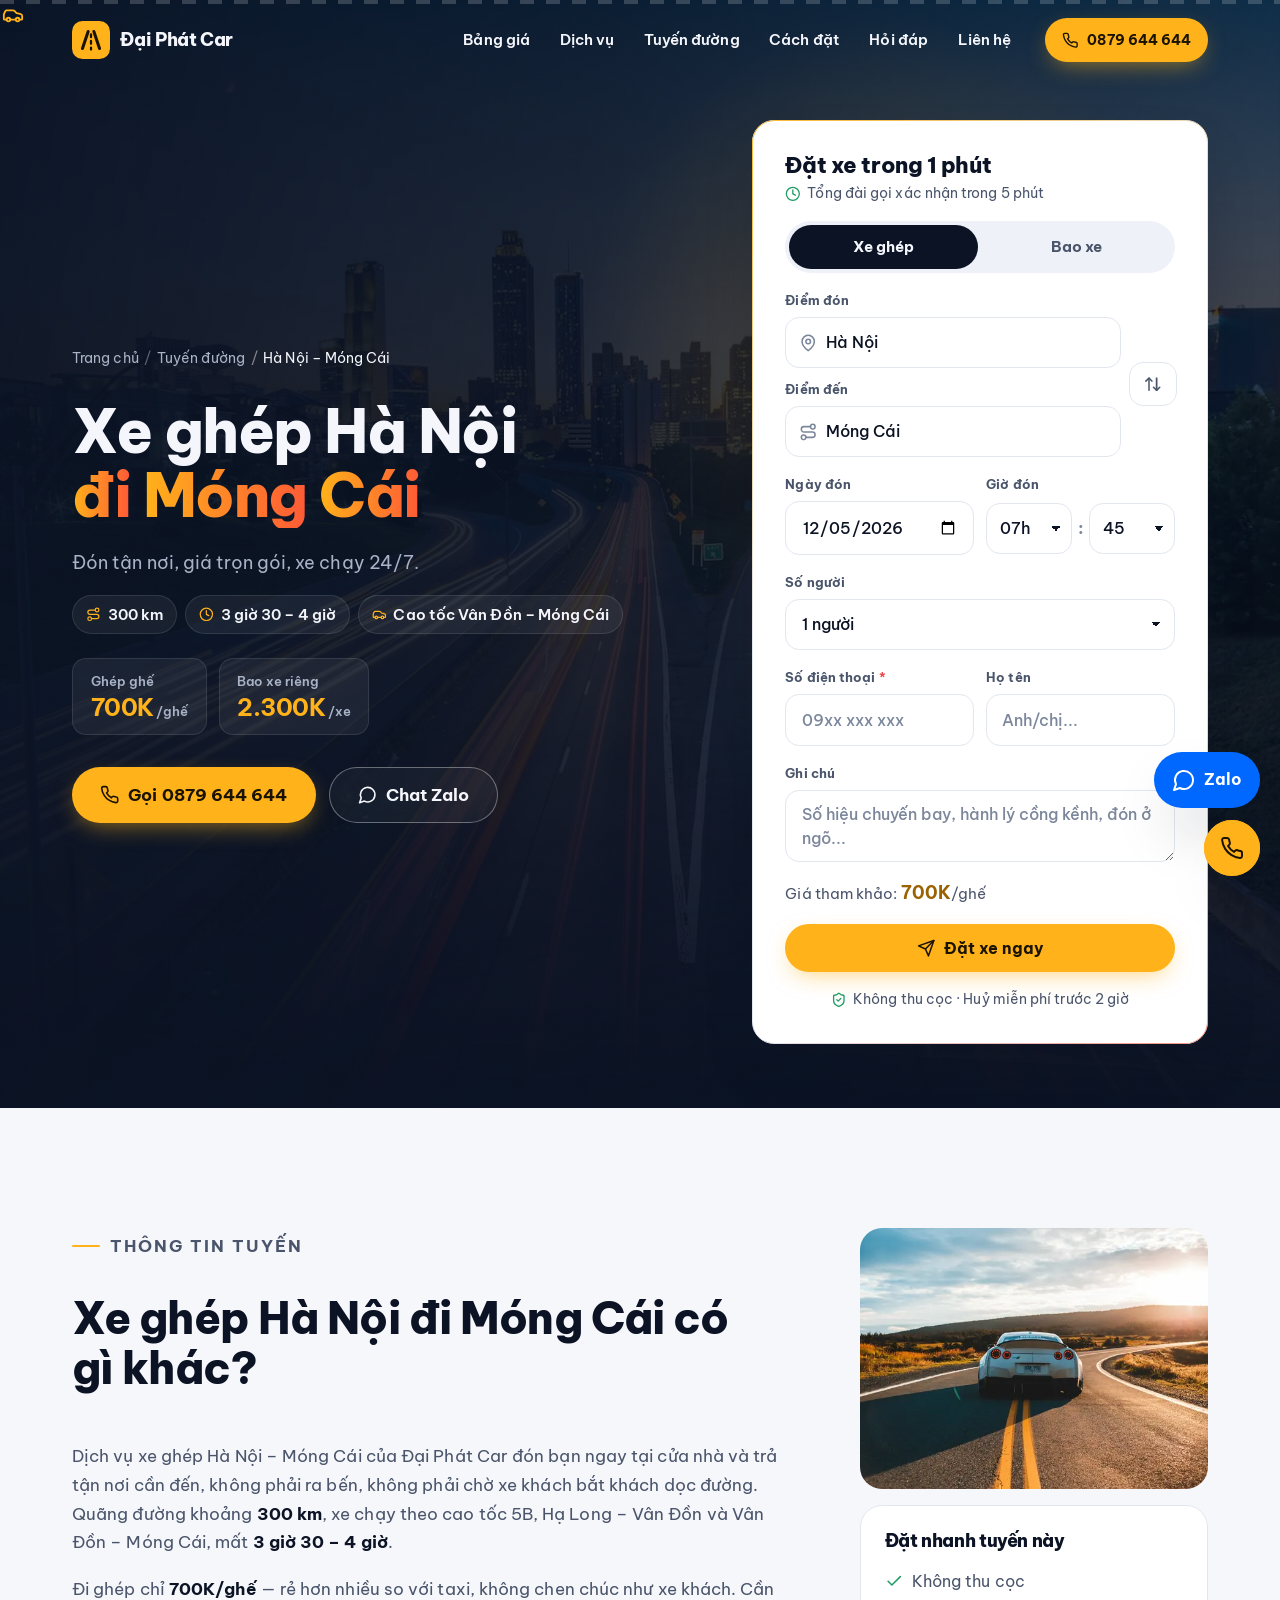
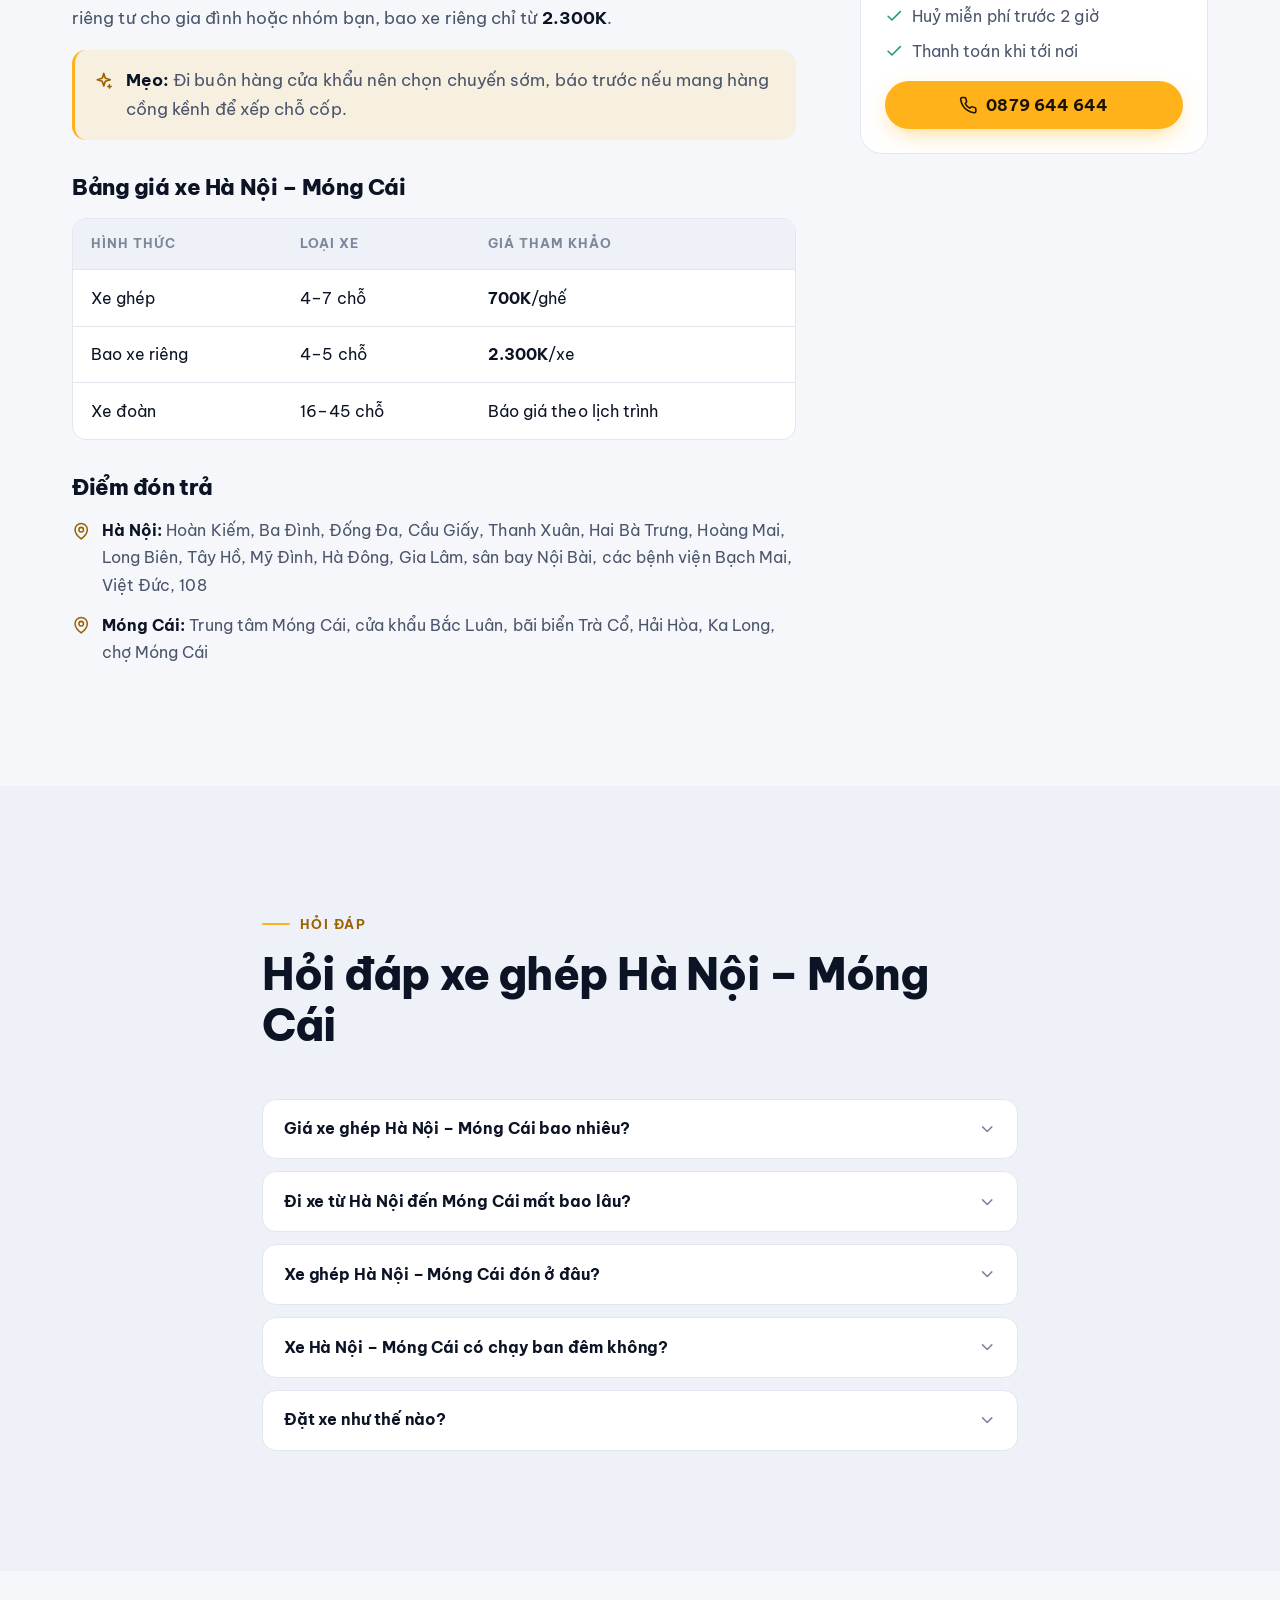
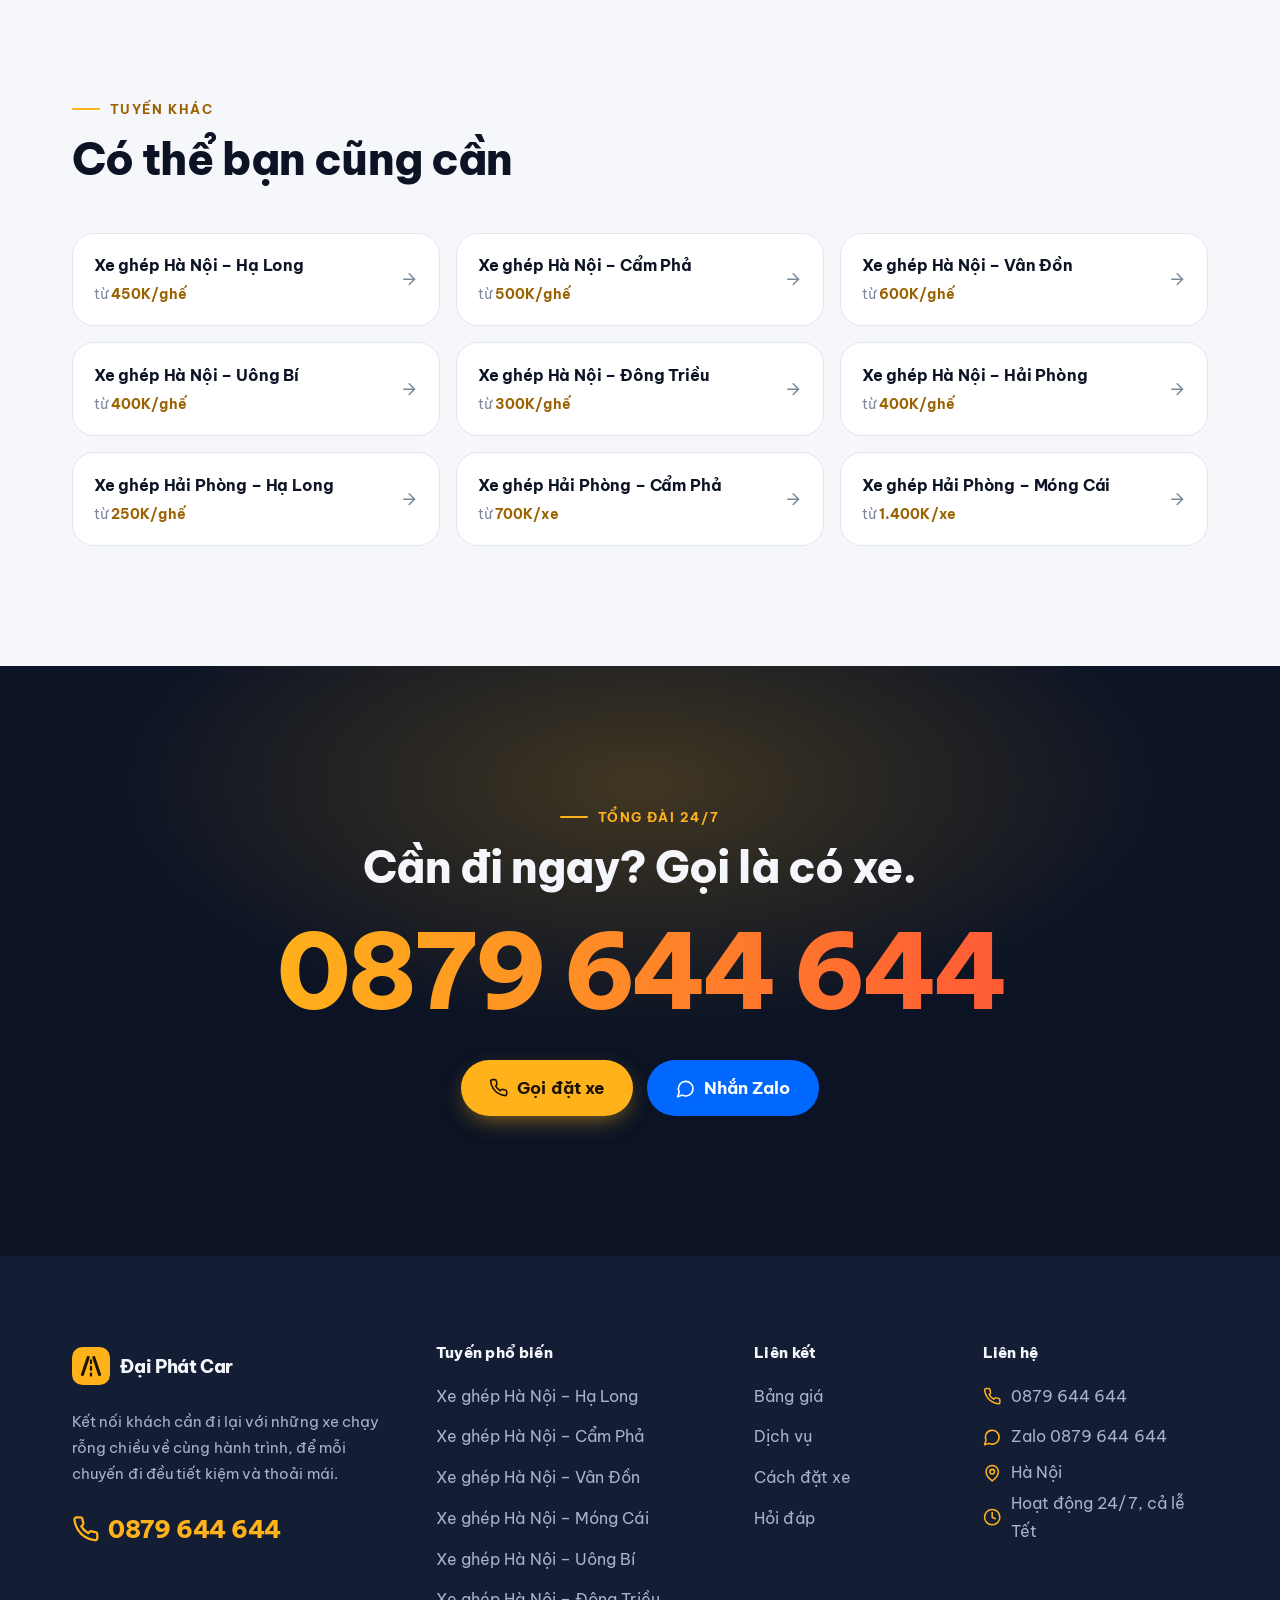
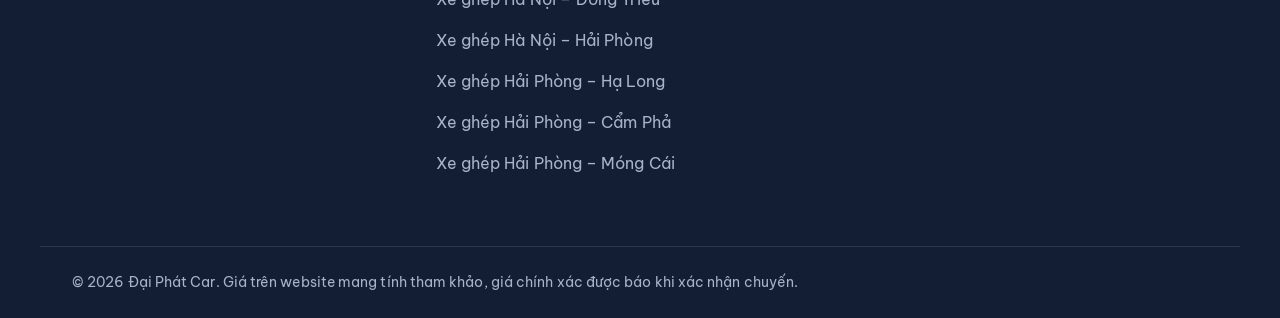
<file: tuyen/xe-ghep-ha-noi-mong-cai.html>
<!doctype html>
<html lang="vi" class="no-js">
<head>
<!-- Google tag (gtag.js) -->
<script async src="https://www.googletagmanager.com/gtag/js?id=AW-18516548044"></script>
<script>
 window.dataLayer = window.dataLayer || [];
 function gtag(){dataLayer.push(arguments);}
 gtag('js', new Date());
 gtag('config', 'AW-18516548044');
</script>
<meta charset="utf-8">
<script>document.documentElement.className="js"</script>
<meta name="viewport" content="width=device-width, initial-scale=1, viewport-fit=cover">
<title>Xe Ghép Hà Nội – Móng Cái Giá Từ 700K, Đón Tận Nơi 24/7 | Đại Phát Car</title>
<meta name="description" content="Xe ghép Hà Nội đi Móng Cái chỉ 700K/ghế, bao xe từ 2.300K. 300 km, 3 giờ 30 – 4 giờ. Đón trả tận nơi, giá trọn gói, chạy 24/7. Gọi 0879 644 644.">
<link rel="canonical" href="https://xequangninhvip.pro.vn/tuyen/xe-ghep-ha-noi-mong-cai.html">
<meta name="robots" content="index, follow, max-image-preview:large, max-snippet:-1">
<meta name="theme-color" content="#0B1324">
<meta name="format-detection" content="telephone=no">
<meta name="geo.region" content="VN-HN">
<meta name="geo.placename" content="Hà Nội">
<meta name="geo.position" content="21.0278;105.8342">
<meta name="ICBM" content="21.0278, 105.8342">
<meta property="og:type" content="website">
<meta property="og:locale" content="vi_VN">
<meta property="og:site_name" content="Đại Phát Car">
<meta property="og:title" content="Xe Ghép Hà Nội – Móng Cái Giá Từ 700K, Đón Tận Nơi 24/7 | Đại Phát Car">
<meta property="og:description" content="Xe ghép Hà Nội đi Móng Cái chỉ 700K/ghế, bao xe từ 2.300K. 300 km, 3 giờ 30 – 4 giờ. Đón trả tận nơi, giá trọn gói, chạy 24/7. Gọi 0879 644 644.">
<meta property="og:url" content="https://xequangninhvip.pro.vn/tuyen/xe-ghep-ha-noi-mong-cai.html">
<meta property="og:image" content="https://xequangninhvip.pro.vn/assets/img/og-cover.jpg">
<meta property="og:image:width" content="1200">
<meta property="og:image:height" content="630">
<meta name="twitter:card" content="summary_large_image">
<meta name="twitter:title" content="Xe Ghép Hà Nội – Móng Cái Giá Từ 700K, Đón Tận Nơi 24/7 | Đại Phát Car">
<meta name="twitter:description" content="Xe ghép Hà Nội đi Móng Cái chỉ 700K/ghế, bao xe từ 2.300K. 300 km, 3 giờ 30 – 4 giờ. Đón trả tận nơi, giá trọn gói, chạy 24/7. Gọi 0879 644 644.">
<meta name="twitter:image" content="https://xequangninhvip.pro.vn/assets/img/og-cover.jpg">
<link rel="icon" href="../favicon.svg" type="image/svg+xml">
<link rel="apple-touch-icon" href="../assets/img/apple-touch-icon.png">
<link rel="manifest" href="../site.webmanifest">
<link rel="preconnect" href="https://fonts.googleapis.com">
<link rel="preconnect" href="https://fonts.gstatic.com" crossorigin>
<link rel="stylesheet" href="https://fonts.googleapis.com/css2?family=Be+Vietnam+Pro:wght@400;500;600;700;800&amp;display=swap">
<link rel="preload" as="image" href="../assets/img/hero-cao-toc-dem-1920.webp" imagesrcset="../assets/img/hero-cao-toc-dem-960.webp 960w, ../assets/img/hero-cao-toc-dem-1920.webp 1920w" imagesizes="100vw" fetchpriority="high">
<link rel="stylesheet" href="../assets/css/styles.css">
<script type="application/ld+json">{"@context":"https://schema.org","@type":"Service","serviceType":"Xe ghép, bao xe liên tỉnh","name":"Xe ghép Hà Nội – Móng Cái","description":"Xe ghép Hà Nội đi Móng Cái chỉ 700K/ghế, bao xe từ 2.300K. 300 km, 3 giờ 30 – 4 giờ. Đón trả tận nơi, giá trọn gói, chạy 24/7. Gọi 0879 644 644.","url":"https://xequangninhvip.pro.vn/tuyen/xe-ghep-ha-noi-mong-cai.html","provider":{"@id":"https://xequangninhvip.pro.vn/#business","@type":"LocalBusiness","name":"Đại Phát Car","telephone":"+84879644644"},"areaServed":["Hà Nội","Móng Cái"],"offers":{"@type":"AggregateOffer","priceCurrency":"VND","lowPrice":700000,"highPrice":2300000,"offerCount":2}}</script><script type="application/ld+json">{"@context":"https://schema.org","@type":"BreadcrumbList","itemListElement":[{"@type":"ListItem","position":1,"name":"Trang chủ","item":"https://xequangninhvip.pro.vn/"},{"@type":"ListItem","position":2,"name":"Tuyến đường","item":"https://xequangninhvip.pro.vn/#tuyen-duong"},{"@type":"ListItem","position":3,"name":"Xe ghép Hà Nội – Móng Cái","item":"https://xequangninhvip.pro.vn/tuyen/xe-ghep-ha-noi-mong-cai.html"}]}</script><script type="application/ld+json">{"@context":"https://schema.org","@type":"FAQPage","mainEntity":[{"@type":"Question","name":"Giá xe ghép Hà Nội – Móng Cái bao nhiêu?","acceptedAnswer":{"@type":"Answer","text":"Xe ghép Hà Nội – Móng Cái: ghép ghế 700K/ghế; bao xe riêng 2.300K. Giá trọn gói đã gồm xăng xe, lái xe và vé cao tốc, được chốt khi tổng đài xác nhận."}},{"@type":"Question","name":"Đi xe từ Hà Nội đến Móng Cái mất bao lâu?","acceptedAnswer":{"@type":"Answer","text":"Quãng đường khoảng 300 km, xe đi mất 3 giờ 30 – 4 giờ theo cao tốc 5B, Hạ Long – Vân Đồn và Vân Đồn – Móng Cái, tuỳ tình trạng giao thông."}},{"@type":"Question","name":"Xe ghép Hà Nội – Móng Cái đón ở đâu?","acceptedAnswer":{"@type":"Answer","text":"Xe đón trả tận nơi tại Hoàn Kiếm, Ba Đình, Đống Đa, Cầu Giấy, Thanh Xuân, Hai Bà Trưng, Hoàng Mai, Long Biên, Tây Hồ, Mỹ Đình, Hà Đông, Gia Lâm, sân bay Nội Bài, các bệnh viện Bạch Mai, Việt Đức, 108 và Trung tâm Móng Cái, cửa khẩu Bắc Luân, bãi biển Trà Cổ, Hải Hòa, Ka Long, chợ Móng Cái. Điểm xa trung tâm vui lòng báo khi đặt."}},{"@type":"Question","name":"Xe Hà Nội – Móng Cái có chạy ban đêm không?","acceptedAnswer":{"@type":"Answer","text":"Có. Xe chạy liên tục 24/7, kể cả chuyến đêm và ngày lễ Tết. Chuyến sau 22h nên đặt trước để được xếp xe."}},{"@type":"Question","name":"Đặt xe như thế nào?","acceptedAnswer":{"@type":"Answer","text":"Điền form trên trang, gọi 0879 644 644 hoặc nhắn Zalo. Tổng đài gọi lại xác nhận trong 5 phút."}}]}</script>
</head>
<body class="page-route">
<a class="skip-link" href="#noi-dung">Bỏ qua tới nội dung</a>
<div class="road-progress" aria-hidden="true"><span class="road-progress__bar"></span><span class="road-progress__car"><svg class="ico" viewBox="0 0 24 24" fill="none" stroke="currentColor" stroke-width="2" stroke-linecap="round" stroke-linejoin="round" aria-hidden="true"><path d="M19 17h2c.6 0 1-.4 1-1v-3c0-.9-.7-1.7-1.5-1.9C18.7 10.6 16 10 16 10s-1.3-1.4-2.2-2.3c-.5-.4-1.1-.7-1.8-.7H5c-.6 0-1.1.4-1.4.9l-1.4 2.9A3.7 3.7 0 0 0 2 12v4c0 .6.4 1 1 1h2"/><circle cx="7" cy="17" r="2"/><path d="M9 17h6"/><circle cx="17" cy="17" r="2"/></svg></span></div>
<header class="site-header" data-header>
  <div class="container header-inner">
    <a class="brand" href="../index.html" aria-label="Đại Phát Car – Trang chủ"><svg class="logo-mark" viewBox="0 0 40 40" aria-hidden="true"><rect width="40" height="40" rx="11" class="logo-bg"/><path d="M11 29 17 11M29 29 23 11" class="logo-road"/><path d="M20 14v3M20 21v3M20 28v2" class="logo-lane"/></svg><span>Đại Phát Car</span></a>
    <nav class="nav" id="site-nav" aria-label="Điều hướng chính"><ul><li><a href="../index.html#bang-gia">Bảng giá</a></li><li><a href="../index.html#dich-vu">Dịch vụ</a></li><li><a href="../index.html#tuyen-duong">Tuyến đường</a></li><li><a href="../index.html#quy-trinh">Cách đặt</a></li><li><a href="../index.html#hoi-dap">Hỏi đáp</a></li><li><a href="../index.html#lien-he">Liên hệ</a></li></ul></nav>
    <a class="btn btn-primary btn-sm header-call" href="tel:+84879644644" data-magnet><svg class="ico" viewBox="0 0 24 24" fill="none" stroke="currentColor" stroke-width="2" stroke-linecap="round" stroke-linejoin="round" aria-hidden="true"><path d="M22 16.92v3a2 2 0 0 1-2.18 2 19.79 19.79 0 0 1-8.63-3.07 19.5 19.5 0 0 1-6-6 19.79 19.79 0 0 1-3.07-8.67A2 2 0 0 1 4.11 2h3a2 2 0 0 1 2 1.72c.13.96.36 1.9.7 2.81a2 2 0 0 1-.45 2.11L8.09 9.91a16 16 0 0 0 6 6l1.27-1.27a2 2 0 0 1 2.11-.45c.91.34 1.85.57 2.81.7A2 2 0 0 1 22 16.92z"/></svg><span>0879 644 644</span></a>
    <button class="nav-toggle" type="button" aria-expanded="false" aria-controls="site-nav" aria-label="Mở menu"><svg class="ico ico-open" viewBox="0 0 24 24" fill="none" stroke="currentColor" stroke-width="2" stroke-linecap="round" stroke-linejoin="round" aria-hidden="true"><path d="M4 6h16M4 12h16M4 18h16"/></svg><svg class="ico ico-close" viewBox="0 0 24 24" fill="none" stroke="currentColor" stroke-width="2" stroke-linecap="round" stroke-linejoin="round" aria-hidden="true"><path d="M18 6 6 18M6 6l12 12"/></svg></button>
  </div>
</header>
<main id="noi-dung">
<section class="hero hero--route" aria-labelledby="hero-title">
  <div class="hero__media" aria-hidden="false">
    <img class="hero__img" data-parallax src="../assets/img/hero-cao-toc-dem-1920.webp"
      srcset="../assets/img/hero-cao-toc-dem-960.webp 960w, ../assets/img/hero-cao-toc-dem-1920.webp 1920w"
      sizes="100vw" width="1920" height="1239" alt="Xe ghép Hà Nội đi Móng Cái trên cao tốc" fetchpriority="high" decoding="async">
    <div class="hero__shade"></div>
    <div class="streaks" aria-hidden="true"><span class="streak" style="--s:0"></span><span class="streak" style="--s:1"></span><span class="streak" style="--s:2"></span><span class="streak" style="--s:3"></span><span class="streak" style="--s:4"></span><span class="streak" style="--s:5"></span><span class="streak" style="--s:6"></span></div>
    <div class="hero__spot" aria-hidden="true"></div>
  </div>
  <div class="container hero-grid">
    <div class="hero__copy">
      <nav class="crumbs" aria-label="Breadcrumb" data-anim style="--d:0"><ol>
        <li><a href="../index.html">Trang chủ</a></li><li><a href="../index.html#tuyen-duong">Tuyến đường</a></li>
        <li aria-current="page">Hà Nội – Móng Cái</li></ol></nav>
      <h1 class="h1 h1--route" id="hero-title"><span class="h1-word"><span style="--i:0">Xe</span></span> <span class="h1-word"><span style="--i:1">ghép</span></span> <span class="h1-word"><span style="--i:2">Hà</span></span> <span class="h1-word"><span style="--i:3">Nội</span></span><br> <span class="nowrap"><span class="h1-word h1-word--hl"><span style="--i:4">đi</span></span> <span class="h1-word h1-word--hl"><span style="--i:5">Móng</span></span> <span class="h1-word h1-word--hl"><span style="--i:6">Cái</span></span></span></h1>
      <p class="hero__lead" data-anim style="--d:5">Đón tận nơi, giá trọn gói, xe chạy 24/7.</p>
      <ul class="route-meta" data-anim style="--d:6">
        <li><svg class="ico" viewBox="0 0 24 24" fill="none" stroke="currentColor" stroke-width="2" stroke-linecap="round" stroke-linejoin="round" aria-hidden="true"><circle cx="6" cy="19" r="3"/><path d="M9 19h8.5a3.5 3.5 0 0 0 0-7h-11a3.5 3.5 0 0 1 0-7H15"/><circle cx="18" cy="5" r="3"/></svg>300 km</li><li><svg class="ico" viewBox="0 0 24 24" fill="none" stroke="currentColor" stroke-width="2" stroke-linecap="round" stroke-linejoin="round" aria-hidden="true"><circle cx="12" cy="12" r="10"/><path d="M12 6v6l4 2"/></svg>3 giờ 30 – 4 giờ</li><li><svg class="ico" viewBox="0 0 24 24" fill="none" stroke="currentColor" stroke-width="2" stroke-linecap="round" stroke-linejoin="round" aria-hidden="true"><path d="M19 17h2c.6 0 1-.4 1-1v-3c0-.9-.7-1.7-1.5-1.9C18.7 10.6 16 10 16 10s-1.3-1.4-2.2-2.3c-.5-.4-1.1-.7-1.8-.7H5c-.6 0-1.1.4-1.4.9l-1.4 2.9A3.7 3.7 0 0 0 2 12v4c0 .6.4 1 1 1h2"/><circle cx="7" cy="17" r="2"/><path d="M9 17h6"/><circle cx="17" cy="17" r="2"/></svg>Cao tốc Vân Đồn – Móng Cái</li></ul>
      <ul class="price-chips" data-anim style="--d:7"><li><span>Ghép ghế</span><b>700K<small>/ghế</small></b></li><li><span>Bao xe riêng</span><b>2.300K<small>/xe</small></b></li></ul>
      <div class="hero__ctas" data-anim style="--d:9">
        <a class="btn btn-primary btn-lg" href="tel:+84879644644" data-magnet><svg class="ico" viewBox="0 0 24 24" fill="none" stroke="currentColor" stroke-width="2" stroke-linecap="round" stroke-linejoin="round" aria-hidden="true"><path d="M22 16.92v3a2 2 0 0 1-2.18 2 19.79 19.79 0 0 1-8.63-3.07 19.5 19.5 0 0 1-6-6 19.79 19.79 0 0 1-3.07-8.67A2 2 0 0 1 4.11 2h3a2 2 0 0 1 2 1.72c.13.96.36 1.9.7 2.81a2 2 0 0 1-.45 2.11L8.09 9.91a16 16 0 0 0 6 6l1.27-1.27a2 2 0 0 1 2.11-.45c.91.34 1.85.57 2.81.7A2 2 0 0 1 22 16.92z"/></svg><span>Gọi 0879 644 644</span></a>
        <a class="btn btn-ghost btn-lg" href="https://zalo.me/0879644644" target="_blank" rel="noopener"><svg class="ico" viewBox="0 0 24 24" fill="none" stroke="currentColor" stroke-width="2" stroke-linecap="round" stroke-linejoin="round" aria-hidden="true"><path d="M7.9 20A9 9 0 1 0 4 16.1L2 22z"/></svg><span>Chat Zalo</span></a>
      </div>
    </div>
    <div class="hero__form" id="dat-xe" data-anim style="--d:4"><form class="booking card" id="booking-form" novalidate aria-labelledby="booking-title">
  <div class="booking__head">
    <h2 class="booking__title" id="booking-title">Đặt xe trong 1 phút</h2>
    <p class="booking__sub"><svg class="ico" viewBox="0 0 24 24" fill="none" stroke="currentColor" stroke-width="2" stroke-linecap="round" stroke-linejoin="round" aria-hidden="true"><circle cx="12" cy="12" r="10"/><path d="M12 6v6l4 2"/></svg> Tổng đài gọi xác nhận trong 5 phút</p>
  </div>
  <fieldset class="seg" aria-label="Hình thức đi"><label class="seg__opt"><input type="radio" name="loai" value="Xe ghép" checked><span>Xe ghép</span></label><label class="seg__opt"><input type="radio" name="loai" value="Bao xe"><span>Bao xe</span></label></fieldset>
  <div class="route-fields">
    <div class="field"><label for="f-from">Điểm đón</label>
      <div class="field__icon"><svg class="ico" viewBox="0 0 24 24" fill="none" stroke="currentColor" stroke-width="2" stroke-linecap="round" stroke-linejoin="round" aria-hidden="true"><path d="M20 10c0 6-8 12-8 12s-8-6-8-12a8 8 0 0 1 16 0Z"/><circle cx="12" cy="10" r="3"/></svg><input id="f-from" name="diem_don" list="dl-places" placeholder="VD: Cầu Giấy, Hà Nội" value="Hà Nội" required autocomplete="address-level2"></div></div>
    <button class="swap" type="button" data-swap aria-label="Đổi chiều điểm đón và điểm đến"><svg class="ico" viewBox="0 0 24 24" fill="none" stroke="currentColor" stroke-width="2" stroke-linecap="round" stroke-linejoin="round" aria-hidden="true"><path d="m16 3 4 4-4 4"/><path d="M20 7H4"/><path d="m8 21-4-4 4-4"/><path d="M4 17h16"/></svg></button>
    <div class="field"><label for="f-to">Điểm đến</label>
      <div class="field__icon"><svg class="ico" viewBox="0 0 24 24" fill="none" stroke="currentColor" stroke-width="2" stroke-linecap="round" stroke-linejoin="round" aria-hidden="true"><circle cx="6" cy="19" r="3"/><path d="M9 19h8.5a3.5 3.5 0 0 0 0-7h-11a3.5 3.5 0 0 1 0-7H15"/><circle cx="18" cy="5" r="3"/></svg><input id="f-to" name="diem_den" list="dl-places" placeholder="VD: Bãi Cháy, Hạ Long" value="Móng Cái" required></div></div>
  </div>
  <datalist id="dl-places"><option value="Cẩm Phả"><option value="Hà Nội"><option value="Hạ Long"><option value="Hải Phòng"><option value="Móng Cái"><option value="Uông Bí"><option value="Vân Đồn"><option value="Đông Triều"></datalist>
  <div class="grid-2">
    <div class="field"><label for="f-date">Ngày đón</label>
      <input id="f-date" name="ngay_don" type="date" required></div>
    <div class="field"><label for="f-hour">Giờ đón</label>
      <div class="time-pick">
        <select id="f-hour" name="gio" aria-label="Giờ"><option value="00">00h</option><option value="01">01h</option><option value="02">02h</option><option value="03">03h</option><option value="04">04h</option><option value="05">05h</option><option value="06">06h</option><option value="07">07h</option><option value="08">08h</option><option value="09">09h</option><option value="10">10h</option><option value="11">11h</option><option value="12">12h</option><option value="13">13h</option><option value="14">14h</option><option value="15">15h</option><option value="16">16h</option><option value="17">17h</option><option value="18">18h</option><option value="19">19h</option><option value="20">20h</option><option value="21">21h</option><option value="22">22h</option><option value="23">23h</option></select><span aria-hidden="true">:</span>
        <select id="f-min" name="phut" aria-label="Phút"><option value="00">00</option><option value="05">05</option><option value="10">10</option><option value="15">15</option><option value="20">20</option><option value="25">25</option><option value="30">30</option><option value="35">35</option><option value="40">40</option><option value="45">45</option><option value="50">50</option><option value="55">55</option></select></div></div>
  </div>
  <div class="grid-2">
    <div class="field"><label for="f-seats" data-seat-label>Số người</label>
      <select id="f-seats" name="so_nguoi"><option value="1">1 người</option><option value="2">2 người</option><option value="3">3 người</option><option value="4">4 người</option><option value="5">5 người</option><option value="6">6 người</option><option value="7">7 người</option></select></div>
    <div class="field field--car" data-car-field hidden><label for="f-car">Loại xe</label>
      <select id="f-car" name="loai_xe"><option>Xe 4–5 chỗ</option><option>Xe 7 chỗ</option><option>Xe 16 chỗ</option><option>Xe 29 chỗ</option><option>Xe 45 chỗ</option></select></div>
  </div>
  <div class="grid-2">
    <div class="field"><label for="f-phone">Số điện thoại <abbr title="bắt buộc">*</abbr></label>
      <input id="f-phone" name="sdt" type="tel" inputmode="tel" placeholder="09xx xxx xxx" required autocomplete="tel"></div>
    <div class="field"><label for="f-name">Họ tên</label>
      <input id="f-name" name="ho_ten" placeholder="Anh/chị..." autocomplete="name"></div>
  </div>
  <div class="field"><label for="f-note">Ghi chú</label>
    <textarea id="f-note" name="ghi_chu" rows="2" placeholder="Số hiệu chuyến bay, hành lý cồng kềnh, đón ở ngõ..."></textarea></div>
  <input class="hp" name="website" tabindex="-1" autocomplete="off" aria-hidden="true">
  <p class="estimate" data-estimate aria-live="polite"></p>
  <p class="form-error" data-form-error role="alert"></p>
  <button class="btn btn-primary btn-block" type="submit"><svg class="ico" viewBox="0 0 24 24" fill="none" stroke="currentColor" stroke-width="2" stroke-linecap="round" stroke-linejoin="round" aria-hidden="true"><path d="m22 2-7 20-4-9-9-4Z"/><path d="M22 2 11 13"/></svg><span>Đặt xe ngay</span></button>
  <p class="booking__foot"><svg class="ico" viewBox="0 0 24 24" fill="none" stroke="currentColor" stroke-width="2" stroke-linecap="round" stroke-linejoin="round" aria-hidden="true"><path d="M20 13c0 5-3.5 7.5-7.66 8.95a1 1 0 0 1-.67-.01C7.5 20.5 4 18 4 13V6a1 1 0 0 1 1-1c2 0 4.5-1.2 6.24-2.72a1.17 1.17 0 0 1 1.52 0C14.51 3.81 17 5 19 5a1 1 0 0 1 1 1z"/><path d="m9 12 2 2 4-4"/></svg> Không thu cọc · Huỷ miễn phí trước 2 giờ</p>
</form></div>
  </div>
</section>

<section class="section" aria-labelledby="about-title">
  <div class="container article-grid">
    <article class="prose">
      <p class="eyebrow" data-reveal>Thông tin tuyến</p>
      <h2 class="h2" id="about-title" data-float>Xe ghép Hà Nội đi Móng Cái có gì khác?</h2>
      <p data-reveal>Dịch vụ xe ghép Hà Nội – Móng Cái của Đại Phát Car đón bạn ngay tại cửa nhà và trả tận nơi cần đến,
        không phải ra bến, không phải chờ xe khách bắt khách dọc đường. Quãng đường khoảng <strong>300 km</strong>,
        xe chạy theo cao tốc 5B, Hạ Long – Vân Đồn và Vân Đồn – Móng Cái, mất <strong>3 giờ 30 – 4 giờ</strong>.</p>
      <p data-reveal>Đi ghép chỉ <strong>700K/ghế</strong> — rẻ hơn nhiều so với taxi, không chen chúc như xe khách. Cần riêng tư cho gia đình hoặc nhóm bạn, bao xe riêng chỉ từ <strong>2.300K</strong>.</p>
      <p class="tip" data-reveal><svg class="ico" viewBox="0 0 24 24" fill="none" stroke="currentColor" stroke-width="2" stroke-linecap="round" stroke-linejoin="round" aria-hidden="true"><path d="M12 3l1.9 5.8L20 10.7l-6.1 1.9L12 18.4l-1.9-5.8L4 10.7l6.1-1.9z"/><path d="M19 17v4M17 19h4"/></svg><span><strong>Mẹo:</strong> Đi buôn hàng cửa khẩu nên chọn chuyến sớm, báo trước nếu mang hàng cồng kềnh để xếp chỗ cốp.</span></p>
      <h3 data-reveal>Bảng giá xe Hà Nội – Móng Cái</h3>
      <div class="table-wrap" data-reveal><table class="price-table">
        <thead><tr><th scope="col">Hình thức</th><th scope="col">Loại xe</th><th scope="col">Giá tham khảo</th></tr></thead>
        <tbody>
          <tr><td>Xe ghép</td><td>4–7 chỗ</td><td><b>700K</b>/ghế</td></tr><tr><td>Bao xe riêng</td><td>4–5 chỗ</td><td><b>2.300K</b>/xe</td></tr>
          <tr><td>Xe đoàn</td><td>16–45 chỗ</td><td>Báo giá theo lịch trình</td></tr>
        </tbody></table></div>
      <h3 data-reveal>Điểm đón trả</h3>
      <ul class="areas" data-reveal>
        <li><svg class="ico" viewBox="0 0 24 24" fill="none" stroke="currentColor" stroke-width="2" stroke-linecap="round" stroke-linejoin="round" aria-hidden="true"><path d="M20 10c0 6-8 12-8 12s-8-6-8-12a8 8 0 0 1 16 0Z"/><circle cx="12" cy="10" r="3"/></svg><div><b>Hà Nội:</b> Hoàn Kiếm, Ba Đình, Đống Đa, Cầu Giấy, Thanh Xuân, Hai Bà Trưng, Hoàng Mai, Long Biên, Tây Hồ, Mỹ Đình, Hà Đông, Gia Lâm, sân bay Nội Bài, các bệnh viện Bạch Mai, Việt Đức, 108</div></li>
        <li><svg class="ico" viewBox="0 0 24 24" fill="none" stroke="currentColor" stroke-width="2" stroke-linecap="round" stroke-linejoin="round" aria-hidden="true"><path d="M20 10c0 6-8 12-8 12s-8-6-8-12a8 8 0 0 1 16 0Z"/><circle cx="12" cy="10" r="3"/></svg><div><b>Móng Cái:</b> Trung tâm Móng Cái, cửa khẩu Bắc Luân, bãi biển Trà Cổ, Hải Hòa, Ka Long, chợ Móng Cái</div></li></ul>
    </article>
    <aside class="article-aside" data-reveal>
      <img class="aside-img" src="../assets/img/duong-dai-1200.webp" srcset="../assets/img/duong-dai-640.webp 640w, ../assets/img/duong-dai-1200.webp 1200w" sizes="(max-width: 1024px) 100vw, 40vw" width="1200" height="800" alt="Xe phục vụ tuyến Hà Nội – Móng Cái" loading="lazy" decoding="async">
      <div class="aside-card card">
        <h3>Đặt nhanh tuyến này</h3>
        <ul class="aside-list"><li><svg class="ico" viewBox="0 0 24 24" fill="none" stroke="currentColor" stroke-width="2" stroke-linecap="round" stroke-linejoin="round" aria-hidden="true"><path d="M20 6 9 17l-5-5"/></svg>Không thu cọc</li><li><svg class="ico" viewBox="0 0 24 24" fill="none" stroke="currentColor" stroke-width="2" stroke-linecap="round" stroke-linejoin="round" aria-hidden="true"><path d="M20 6 9 17l-5-5"/></svg>Huỷ miễn phí trước 2 giờ</li><li><svg class="ico" viewBox="0 0 24 24" fill="none" stroke="currentColor" stroke-width="2" stroke-linecap="round" stroke-linejoin="round" aria-hidden="true"><path d="M20 6 9 17l-5-5"/></svg>Thanh toán khi tới nơi</li></ul>
        <a class="btn btn-primary btn-block" href="tel:+84879644644"><svg class="ico" viewBox="0 0 24 24" fill="none" stroke="currentColor" stroke-width="2" stroke-linecap="round" stroke-linejoin="round" aria-hidden="true"><path d="M22 16.92v3a2 2 0 0 1-2.18 2 19.79 19.79 0 0 1-8.63-3.07 19.5 19.5 0 0 1-6-6 19.79 19.79 0 0 1-3.07-8.67A2 2 0 0 1 4.11 2h3a2 2 0 0 1 2 1.72c.13.96.36 1.9.7 2.81a2 2 0 0 1-.45 2.11L8.09 9.91a16 16 0 0 0 6 6l1.27-1.27a2 2 0 0 1 2.11-.45c.91.34 1.85.57 2.81.7A2 2 0 0 1 22 16.92z"/></svg><span>0879 644 644</span></a>
      </div>
    </aside>
  </div>
</section>

<section class="section section--alt" id="hoi-dap" aria-labelledby="faq-title">
  <div class="container container--narrow">
    <p class="eyebrow" data-reveal>Hỏi đáp</p>
    <h2 class="h2" id="faq-title" data-float>Hỏi đáp xe ghép Hà Nội – Móng Cái</h2>
    <div class="faq"><details class="faq__item" data-reveal><summary><h3>Giá xe ghép Hà Nội – Móng Cái bao nhiêu?</h3><svg class="ico" viewBox="0 0 24 24" fill="none" stroke="currentColor" stroke-width="2" stroke-linecap="round" stroke-linejoin="round" aria-hidden="true"><path d="m6 9 6 6 6-6"/></svg></summary><div class="faq__a"><p>Xe ghép Hà Nội – Móng Cái: ghép ghế 700K/ghế; bao xe riêng 2.300K. Giá trọn gói đã gồm xăng xe, lái xe và vé cao tốc, được chốt khi tổng đài xác nhận.</p></div></details><details class="faq__item" data-reveal><summary><h3>Đi xe từ Hà Nội đến Móng Cái mất bao lâu?</h3><svg class="ico" viewBox="0 0 24 24" fill="none" stroke="currentColor" stroke-width="2" stroke-linecap="round" stroke-linejoin="round" aria-hidden="true"><path d="m6 9 6 6 6-6"/></svg></summary><div class="faq__a"><p>Quãng đường khoảng 300 km, xe đi mất 3 giờ 30 – 4 giờ theo cao tốc 5B, Hạ Long – Vân Đồn và Vân Đồn – Móng Cái, tuỳ tình trạng giao thông.</p></div></details><details class="faq__item" data-reveal><summary><h3>Xe ghép Hà Nội – Móng Cái đón ở đâu?</h3><svg class="ico" viewBox="0 0 24 24" fill="none" stroke="currentColor" stroke-width="2" stroke-linecap="round" stroke-linejoin="round" aria-hidden="true"><path d="m6 9 6 6 6-6"/></svg></summary><div class="faq__a"><p>Xe đón trả tận nơi tại Hoàn Kiếm, Ba Đình, Đống Đa, Cầu Giấy, Thanh Xuân, Hai Bà Trưng, Hoàng Mai, Long Biên, Tây Hồ, Mỹ Đình, Hà Đông, Gia Lâm, sân bay Nội Bài, các bệnh viện Bạch Mai, Việt Đức, 108 và Trung tâm Móng Cái, cửa khẩu Bắc Luân, bãi biển Trà Cổ, Hải Hòa, Ka Long, chợ Móng Cái. Điểm xa trung tâm vui lòng báo khi đặt.</p></div></details><details class="faq__item" data-reveal><summary><h3>Xe Hà Nội – Móng Cái có chạy ban đêm không?</h3><svg class="ico" viewBox="0 0 24 24" fill="none" stroke="currentColor" stroke-width="2" stroke-linecap="round" stroke-linejoin="round" aria-hidden="true"><path d="m6 9 6 6 6-6"/></svg></summary><div class="faq__a"><p>Có. Xe chạy liên tục 24/7, kể cả chuyến đêm và ngày lễ Tết. Chuyến sau 22h nên đặt trước để được xếp xe.</p></div></details><details class="faq__item" data-reveal><summary><h3>Đặt xe như thế nào?</h3><svg class="ico" viewBox="0 0 24 24" fill="none" stroke="currentColor" stroke-width="2" stroke-linecap="round" stroke-linejoin="round" aria-hidden="true"><path d="m6 9 6 6 6-6"/></svg></summary><div class="faq__a"><p>Điền form trên trang, gọi 0879 644 644 hoặc nhắn Zalo. Tổng đài gọi lại xác nhận trong 5 phút.</p></div></details></div>
  </div>
</section>

<section class="section" aria-labelledby="other-title">
  <div class="container">
    <p class="eyebrow" data-reveal>Tuyến khác</p>
    <h2 class="h2" id="other-title" data-float>Có thể bạn cũng cần</h2>
    <ul class="route-list"><li><a class="route-link card" href="xe-ghep-ha-noi-ha-long.html"><span class="route-link__name">Xe ghép Hà Nội – Hạ Long</span><span class="route-link__meta">từ <b>450K/ghế</b></span><svg class="ico route-link__arrow" viewBox="0 0 24 24" fill="none" stroke="currentColor" stroke-width="2" stroke-linecap="round" stroke-linejoin="round" aria-hidden="true"><path d="M5 12h14"/><path d="m12 5 7 7-7 7"/></svg></a></li><li><a class="route-link card" href="xe-ghep-ha-noi-cam-pha.html"><span class="route-link__name">Xe ghép Hà Nội – Cẩm Phả</span><span class="route-link__meta">từ <b>500K/ghế</b></span><svg class="ico route-link__arrow" viewBox="0 0 24 24" fill="none" stroke="currentColor" stroke-width="2" stroke-linecap="round" stroke-linejoin="round" aria-hidden="true"><path d="M5 12h14"/><path d="m12 5 7 7-7 7"/></svg></a></li><li><a class="route-link card" href="xe-ghep-ha-noi-van-don.html"><span class="route-link__name">Xe ghép Hà Nội – Vân Đồn</span><span class="route-link__meta">từ <b>600K/ghế</b></span><svg class="ico route-link__arrow" viewBox="0 0 24 24" fill="none" stroke="currentColor" stroke-width="2" stroke-linecap="round" stroke-linejoin="round" aria-hidden="true"><path d="M5 12h14"/><path d="m12 5 7 7-7 7"/></svg></a></li><li><a class="route-link card" href="xe-ghep-ha-noi-uong-bi.html"><span class="route-link__name">Xe ghép Hà Nội – Uông Bí</span><span class="route-link__meta">từ <b>400K/ghế</b></span><svg class="ico route-link__arrow" viewBox="0 0 24 24" fill="none" stroke="currentColor" stroke-width="2" stroke-linecap="round" stroke-linejoin="round" aria-hidden="true"><path d="M5 12h14"/><path d="m12 5 7 7-7 7"/></svg></a></li><li><a class="route-link card" href="xe-ghep-ha-noi-dong-trieu.html"><span class="route-link__name">Xe ghép Hà Nội – Đông Triều</span><span class="route-link__meta">từ <b>300K/ghế</b></span><svg class="ico route-link__arrow" viewBox="0 0 24 24" fill="none" stroke="currentColor" stroke-width="2" stroke-linecap="round" stroke-linejoin="round" aria-hidden="true"><path d="M5 12h14"/><path d="m12 5 7 7-7 7"/></svg></a></li><li><a class="route-link card" href="xe-ghep-ha-noi-hai-phong.html"><span class="route-link__name">Xe ghép Hà Nội – Hải Phòng</span><span class="route-link__meta">từ <b>400K/ghế</b></span><svg class="ico route-link__arrow" viewBox="0 0 24 24" fill="none" stroke="currentColor" stroke-width="2" stroke-linecap="round" stroke-linejoin="round" aria-hidden="true"><path d="M5 12h14"/><path d="m12 5 7 7-7 7"/></svg></a></li><li><a class="route-link card" href="xe-ghep-hai-phong-ha-long.html"><span class="route-link__name">Xe ghép Hải Phòng – Hạ Long</span><span class="route-link__meta">từ <b>250K/ghế</b></span><svg class="ico route-link__arrow" viewBox="0 0 24 24" fill="none" stroke="currentColor" stroke-width="2" stroke-linecap="round" stroke-linejoin="round" aria-hidden="true"><path d="M5 12h14"/><path d="m12 5 7 7-7 7"/></svg></a></li><li><a class="route-link card" href="xe-ghep-hai-phong-cam-pha.html"><span class="route-link__name">Xe ghép Hải Phòng – Cẩm Phả</span><span class="route-link__meta">từ <b>700K/xe</b></span><svg class="ico route-link__arrow" viewBox="0 0 24 24" fill="none" stroke="currentColor" stroke-width="2" stroke-linecap="round" stroke-linejoin="round" aria-hidden="true"><path d="M5 12h14"/><path d="m12 5 7 7-7 7"/></svg></a></li><li><a class="route-link card" href="xe-ghep-hai-phong-mong-cai.html"><span class="route-link__name">Xe ghép Hải Phòng – Móng Cái</span><span class="route-link__meta">từ <b>1.400K/xe</b></span><svg class="ico route-link__arrow" viewBox="0 0 24 24" fill="none" stroke="currentColor" stroke-width="2" stroke-linecap="round" stroke-linejoin="round" aria-hidden="true"><path d="M5 12h14"/><path d="m12 5 7 7-7 7"/></svg></a></li></ul>
  </div>
</section>
<section class="cta" aria-labelledby="cta-title">
  <div class="cta__glow" aria-hidden="true"></div>
  <div class="container cta__inner">
    <p class="eyebrow eyebrow--dark" data-reveal>Tổng đài 24/7</p>
    <h2 class="h2 h2--light" id="cta-title" data-float>Cần đi ngay? Gọi là có xe.</h2>
    <a class="cta__phone" href="tel:+84879644644" data-magnet>0879 644 644</a>
    <div class="cta__actions" data-reveal>
      <a class="btn btn-primary btn-lg" href="tel:+84879644644" data-magnet><svg class="ico" viewBox="0 0 24 24" fill="none" stroke="currentColor" stroke-width="2" stroke-linecap="round" stroke-linejoin="round" aria-hidden="true"><path d="M22 16.92v3a2 2 0 0 1-2.18 2 19.79 19.79 0 0 1-8.63-3.07 19.5 19.5 0 0 1-6-6 19.79 19.79 0 0 1-3.07-8.67A2 2 0 0 1 4.11 2h3a2 2 0 0 1 2 1.72c.13.96.36 1.9.7 2.81a2 2 0 0 1-.45 2.11L8.09 9.91a16 16 0 0 0 6 6l1.27-1.27a2 2 0 0 1 2.11-.45c.91.34 1.85.57 2.81.7A2 2 0 0 1 22 16.92z"/></svg><span>Gọi đặt xe</span></a>
      <a class="btn btn-zalo btn-lg" href="https://zalo.me/0879644644" target="_blank" rel="noopener"><svg class="ico" viewBox="0 0 24 24" fill="none" stroke="currentColor" stroke-width="2" stroke-linecap="round" stroke-linejoin="round" aria-hidden="true"><path d="M7.9 20A9 9 0 1 0 4 16.1L2 22z"/></svg><span>Nhắn Zalo</span></a>
    </div>
  </div>
</section>
</main>
<footer class="site-footer" id="lien-he">
  <div class="container footer-grid">
    <div class="footer-about">
      <a class="brand brand--light" href="../index.html"><svg class="logo-mark" viewBox="0 0 40 40" aria-hidden="true"><rect width="40" height="40" rx="11" class="logo-bg"/><path d="M11 29 17 11M29 29 23 11" class="logo-road"/><path d="M20 14v3M20 21v3M20 28v2" class="logo-lane"/></svg><span>Đại Phát Car</span></a>
      <p>Kết nối khách cần đi lại với những xe chạy rỗng chiều về cùng hành trình, để mỗi chuyến đi đều tiết kiệm và thoải mái.</p>
      <a class="footer-phone" href="tel:+84879644644"><svg class="ico" viewBox="0 0 24 24" fill="none" stroke="currentColor" stroke-width="2" stroke-linecap="round" stroke-linejoin="round" aria-hidden="true"><path d="M22 16.92v3a2 2 0 0 1-2.18 2 19.79 19.79 0 0 1-8.63-3.07 19.5 19.5 0 0 1-6-6 19.79 19.79 0 0 1-3.07-8.67A2 2 0 0 1 4.11 2h3a2 2 0 0 1 2 1.72c.13.96.36 1.9.7 2.81a2 2 0 0 1-.45 2.11L8.09 9.91a16 16 0 0 0 6 6l1.27-1.27a2 2 0 0 1 2.11-.45c.91.34 1.85.57 2.81.7A2 2 0 0 1 22 16.92z"/></svg>0879 644 644</a>
    </div>
    <nav aria-label="Tuyến xe ghép"><h3>Tuyến phổ biến</h3><ul><li><a class="link" href="../tuyen/xe-ghep-ha-noi-ha-long.html">Xe ghép Hà Nội – Hạ Long</a></li><li><a class="link" href="../tuyen/xe-ghep-ha-noi-cam-pha.html">Xe ghép Hà Nội – Cẩm Phả</a></li><li><a class="link" href="../tuyen/xe-ghep-ha-noi-van-don.html">Xe ghép Hà Nội – Vân Đồn</a></li><li><a class="link" href="../tuyen/xe-ghep-ha-noi-mong-cai.html">Xe ghép Hà Nội – Móng Cái</a></li><li><a class="link" href="../tuyen/xe-ghep-ha-noi-uong-bi.html">Xe ghép Hà Nội – Uông Bí</a></li><li><a class="link" href="../tuyen/xe-ghep-ha-noi-dong-trieu.html">Xe ghép Hà Nội – Đông Triều</a></li><li><a class="link" href="../tuyen/xe-ghep-ha-noi-hai-phong.html">Xe ghép Hà Nội – Hải Phòng</a></li><li><a class="link" href="../tuyen/xe-ghep-hai-phong-ha-long.html">Xe ghép Hải Phòng – Hạ Long</a></li><li><a class="link" href="../tuyen/xe-ghep-hai-phong-cam-pha.html">Xe ghép Hải Phòng – Cẩm Phả</a></li><li><a class="link" href="../tuyen/xe-ghep-hai-phong-mong-cai.html">Xe ghép Hải Phòng – Móng Cái</a></li></ul></nav>
    <nav aria-label="Liên kết nhanh"><h3>Liên kết</h3><ul>
      <li><a class="link" href="../index.html#bang-gia">Bảng giá</a></li><li><a class="link" href="../index.html#dich-vu">Dịch vụ</a></li>
      <li><a class="link" href="../index.html#quy-trinh">Cách đặt xe</a></li><li><a class="link" href="../index.html#hoi-dap">Hỏi đáp</a></li></ul></nav>
    <div><h3>Liên hệ</h3><ul class="contact-list">
      <li><svg class="ico" viewBox="0 0 24 24" fill="none" stroke="currentColor" stroke-width="2" stroke-linecap="round" stroke-linejoin="round" aria-hidden="true"><path d="M22 16.92v3a2 2 0 0 1-2.18 2 19.79 19.79 0 0 1-8.63-3.07 19.5 19.5 0 0 1-6-6 19.79 19.79 0 0 1-3.07-8.67A2 2 0 0 1 4.11 2h3a2 2 0 0 1 2 1.72c.13.96.36 1.9.7 2.81a2 2 0 0 1-.45 2.11L8.09 9.91a16 16 0 0 0 6 6l1.27-1.27a2 2 0 0 1 2.11-.45c.91.34 1.85.57 2.81.7A2 2 0 0 1 22 16.92z"/></svg><a class="link" href="tel:+84879644644">0879 644 644</a></li>
      <li><svg class="ico" viewBox="0 0 24 24" fill="none" stroke="currentColor" stroke-width="2" stroke-linecap="round" stroke-linejoin="round" aria-hidden="true"><path d="M7.9 20A9 9 0 1 0 4 16.1L2 22z"/></svg><a class="link" href="https://zalo.me/0879644644" target="_blank" rel="noopener">Zalo 0879 644 644</a></li>
      <li><svg class="ico" viewBox="0 0 24 24" fill="none" stroke="currentColor" stroke-width="2" stroke-linecap="round" stroke-linejoin="round" aria-hidden="true"><path d="M20 10c0 6-8 12-8 12s-8-6-8-12a8 8 0 0 1 16 0Z"/><circle cx="12" cy="10" r="3"/></svg><span>Hà Nội</span></li>
      <li><svg class="ico" viewBox="0 0 24 24" fill="none" stroke="currentColor" stroke-width="2" stroke-linecap="round" stroke-linejoin="round" aria-hidden="true"><circle cx="12" cy="12" r="10"/><path d="M12 6v6l4 2"/></svg><span>Hoạt động 24/7, cả lễ Tết</span></li></ul></div>
  </div>
  <div class="container footer-bottom">
    <p>© 2026 Đại Phát Car. Giá trên website mang tính tham khảo, giá chính xác được báo khi xác nhận chuyến.</p>
    <p class="footer-arrive" data-arrive>Tới nơi rồi! Gọi xe thôi.</p>
  </div>
</footer>
<div class="float-actions" aria-label="Liên hệ nhanh">
  <a class="fab fab--zalo" href="https://zalo.me/0879644644" target="_blank" rel="noopener" aria-label="Chat Zalo"><svg class="ico" viewBox="0 0 24 24" fill="none" stroke="currentColor" stroke-width="2" stroke-linecap="round" stroke-linejoin="round" aria-hidden="true"><path d="M7.9 20A9 9 0 1 0 4 16.1L2 22z"/></svg><span>Zalo</span></a>
  <a class="fab fab--call" href="tel:+84879644644" aria-label="Gọi 0879 644 644"><svg class="ico" viewBox="0 0 24 24" fill="none" stroke="currentColor" stroke-width="2" stroke-linecap="round" stroke-linejoin="round" aria-hidden="true"><path d="M22 16.92v3a2 2 0 0 1-2.18 2 19.79 19.79 0 0 1-8.63-3.07 19.5 19.5 0 0 1-6-6 19.79 19.79 0 0 1-3.07-8.67A2 2 0 0 1 4.11 2h3a2 2 0 0 1 2 1.72c.13.96.36 1.9.7 2.81a2 2 0 0 1-.45 2.11L8.09 9.91a16 16 0 0 0 6 6l1.27-1.27a2 2 0 0 1 2.11-.45c.91.34 1.85.57 2.81.7A2 2 0 0 1 22 16.92z"/></svg></a>
</div>
<nav class="mobile-bar" aria-label="Thao tác nhanh">
  <a href="tel:+84879644644" class="mobile-bar__call"><svg class="ico" viewBox="0 0 24 24" fill="none" stroke="currentColor" stroke-width="2" stroke-linecap="round" stroke-linejoin="round" aria-hidden="true"><path d="M22 16.92v3a2 2 0 0 1-2.18 2 19.79 19.79 0 0 1-8.63-3.07 19.5 19.5 0 0 1-6-6 19.79 19.79 0 0 1-3.07-8.67A2 2 0 0 1 4.11 2h3a2 2 0 0 1 2 1.72c.13.96.36 1.9.7 2.81a2 2 0 0 1-.45 2.11L8.09 9.91a16 16 0 0 0 6 6l1.27-1.27a2 2 0 0 1 2.11-.45c.91.34 1.85.57 2.81.7A2 2 0 0 1 22 16.92z"/></svg><span>Gọi ngay</span></a>
  <a href="https://zalo.me/0879644644" target="_blank" rel="noopener" class="mobile-bar__zalo"><svg class="ico" viewBox="0 0 24 24" fill="none" stroke="currentColor" stroke-width="2" stroke-linecap="round" stroke-linejoin="round" aria-hidden="true"><path d="M7.9 20A9 9 0 1 0 4 16.1L2 22z"/></svg><span>Zalo</span></a>
  <a href="#dat-xe" class="mobile-bar__book" data-book><svg class="ico" viewBox="0 0 24 24" fill="none" stroke="currentColor" stroke-width="2" stroke-linecap="round" stroke-linejoin="round" aria-hidden="true"><path d="M19 17h2c.6 0 1-.4 1-1v-3c0-.9-.7-1.7-1.5-1.9C18.7 10.6 16 10 16 10s-1.3-1.4-2.2-2.3c-.5-.4-1.1-.7-1.8-.7H5c-.6 0-1.1.4-1.4.9l-1.4 2.9A3.7 3.7 0 0 0 2 12v4c0 .6.4 1 1 1h2"/><circle cx="7" cy="17" r="2"/><path d="M9 17h6"/><circle cx="17" cy="17" r="2"/></svg><span>Đặt xe</span></a>
</nav>
<dialog class="dialog" id="booking-dialog" aria-labelledby="dlg-title">
  <div class="dialog__body">
    <div class="dialog__check"><svg class="ico" viewBox="0 0 24 24" fill="none" stroke="currentColor" stroke-width="2" stroke-linecap="round" stroke-linejoin="round" aria-hidden="true"><path d="M20 6 9 17l-5-5"/></svg></div>
    <h2 id="dlg-title">Đã ghi nhận chuyến của bạn!</h2>
    <p class="dialog__lead" data-dlg-lead>Gửi thông tin cho tổng đài bằng 1 chạm để được xác nhận ngay:</p>
    <pre class="dialog__summary" data-dlg-summary></pre>
    <div class="dialog__actions">
      <a class="btn btn-zalo" data-dlg-zalo href="https://zalo.me/0879644644" target="_blank" rel="noopener"><svg class="ico" viewBox="0 0 24 24" fill="none" stroke="currentColor" stroke-width="2" stroke-linecap="round" stroke-linejoin="round" aria-hidden="true"><path d="M7.9 20A9 9 0 1 0 4 16.1L2 22z"/></svg><span>Gửi qua Zalo</span></a>
      <a class="btn btn-dark" data-dlg-sms href="sms:0879644644"><svg class="ico" viewBox="0 0 24 24" fill="none" stroke="currentColor" stroke-width="2" stroke-linecap="round" stroke-linejoin="round" aria-hidden="true"><path d="M21 15a2 2 0 0 1-2 2H7l-4 4V5a2 2 0 0 1 2-2h14a2 2 0 0 1 2 2z"/></svg><span>Gửi SMS</span></a>
      <a class="btn btn-primary" href="tel:+84879644644"><svg class="ico" viewBox="0 0 24 24" fill="none" stroke="currentColor" stroke-width="2" stroke-linecap="round" stroke-linejoin="round" aria-hidden="true"><path d="M22 16.92v3a2 2 0 0 1-2.18 2 19.79 19.79 0 0 1-8.63-3.07 19.5 19.5 0 0 1-6-6 19.79 19.79 0 0 1-3.07-8.67A2 2 0 0 1 4.11 2h3a2 2 0 0 1 2 1.72c.13.96.36 1.9.7 2.81a2 2 0 0 1-.45 2.11L8.09 9.91a16 16 0 0 0 6 6l1.27-1.27a2 2 0 0 1 2.11-.45c.91.34 1.85.57 2.81.7A2 2 0 0 1 22 16.92z"/></svg><span>Gọi 0879 644 644</span></a>
    </div>
    <p class="dialog__hint" data-dlg-hint>Nội dung đã được sao chép — mở Zalo và dán vào khung chat.</p>
    <button class="dialog__close" type="button" data-dlg-close aria-label="Đóng"><svg class="ico" viewBox="0 0 24 24" fill="none" stroke="currentColor" stroke-width="2" stroke-linecap="round" stroke-linejoin="round" aria-hidden="true"><path d="M18 6 6 18M6 6l12 12"/></svg></button>
  </div>
</dialog>
<script src="../assets/js/config.js" defer></script>
<script src="../assets/js/app.js" defer></script>
</body>
</html>
</file>
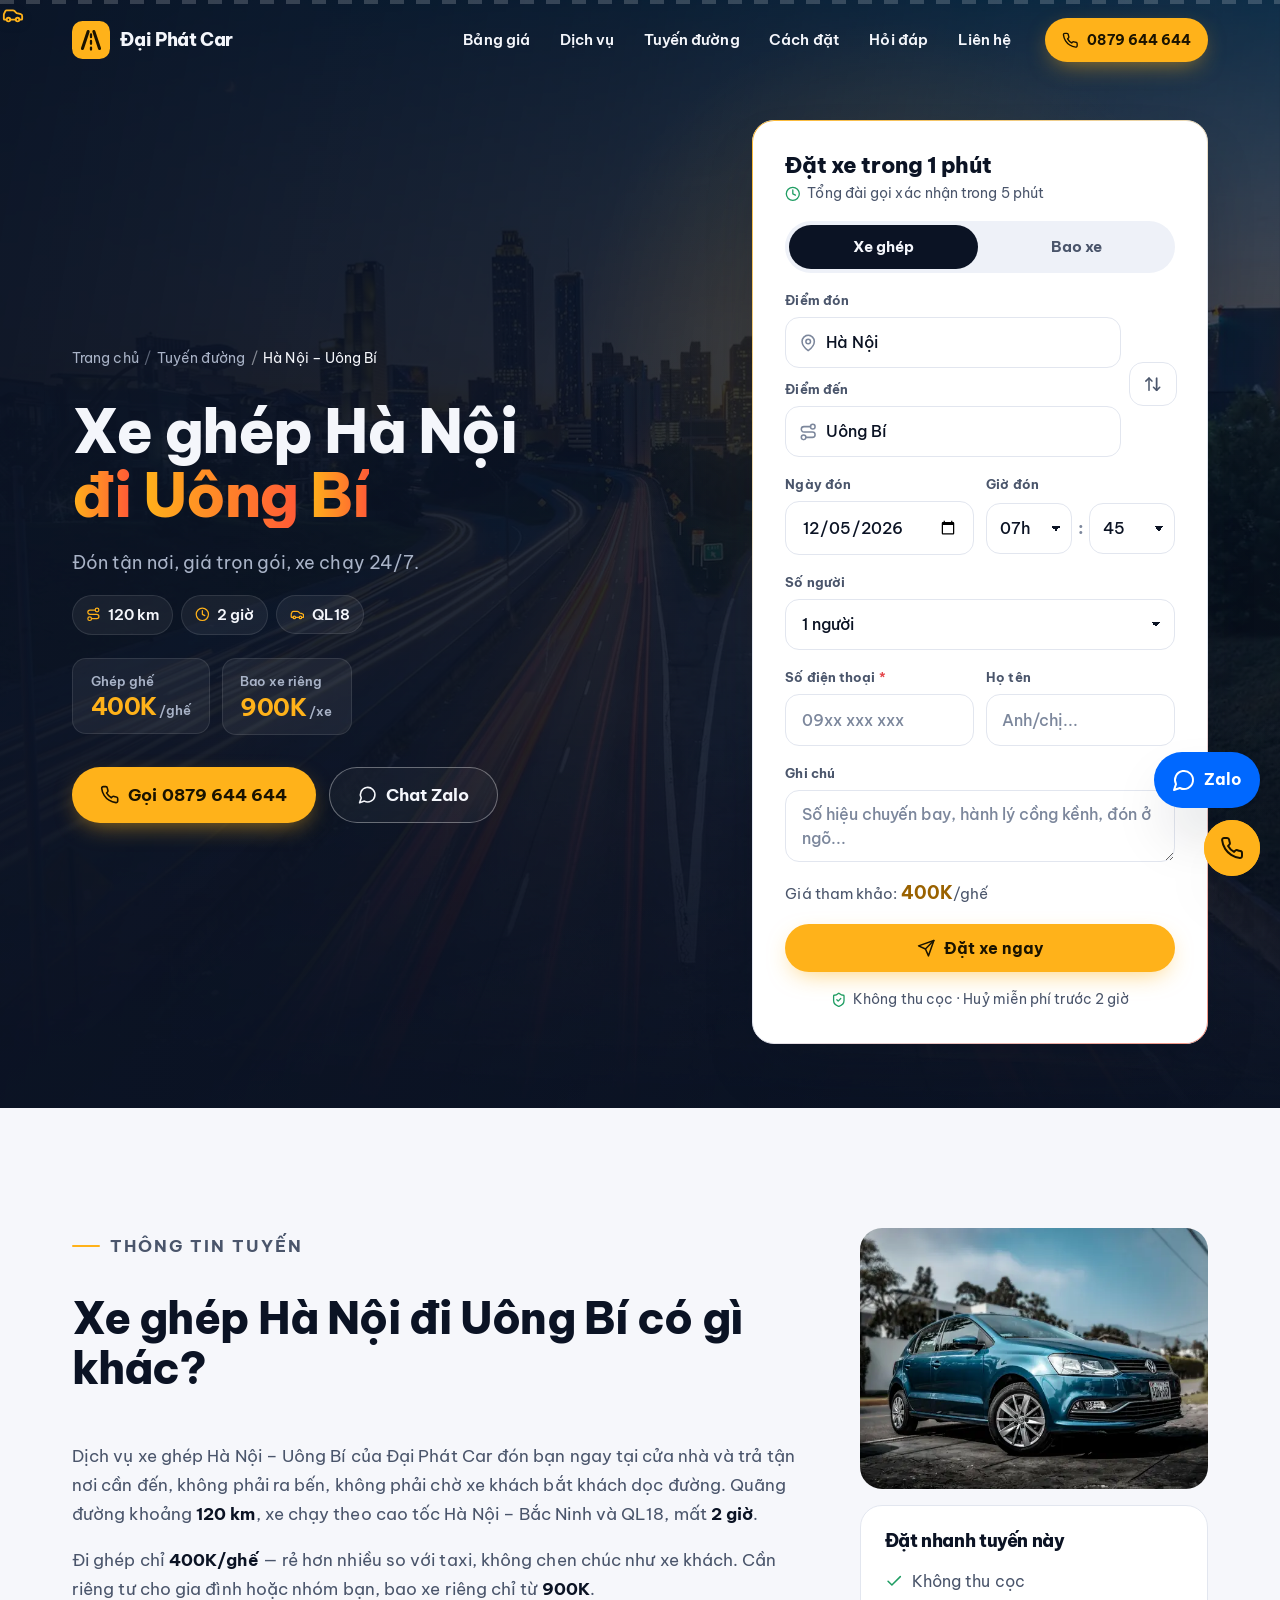
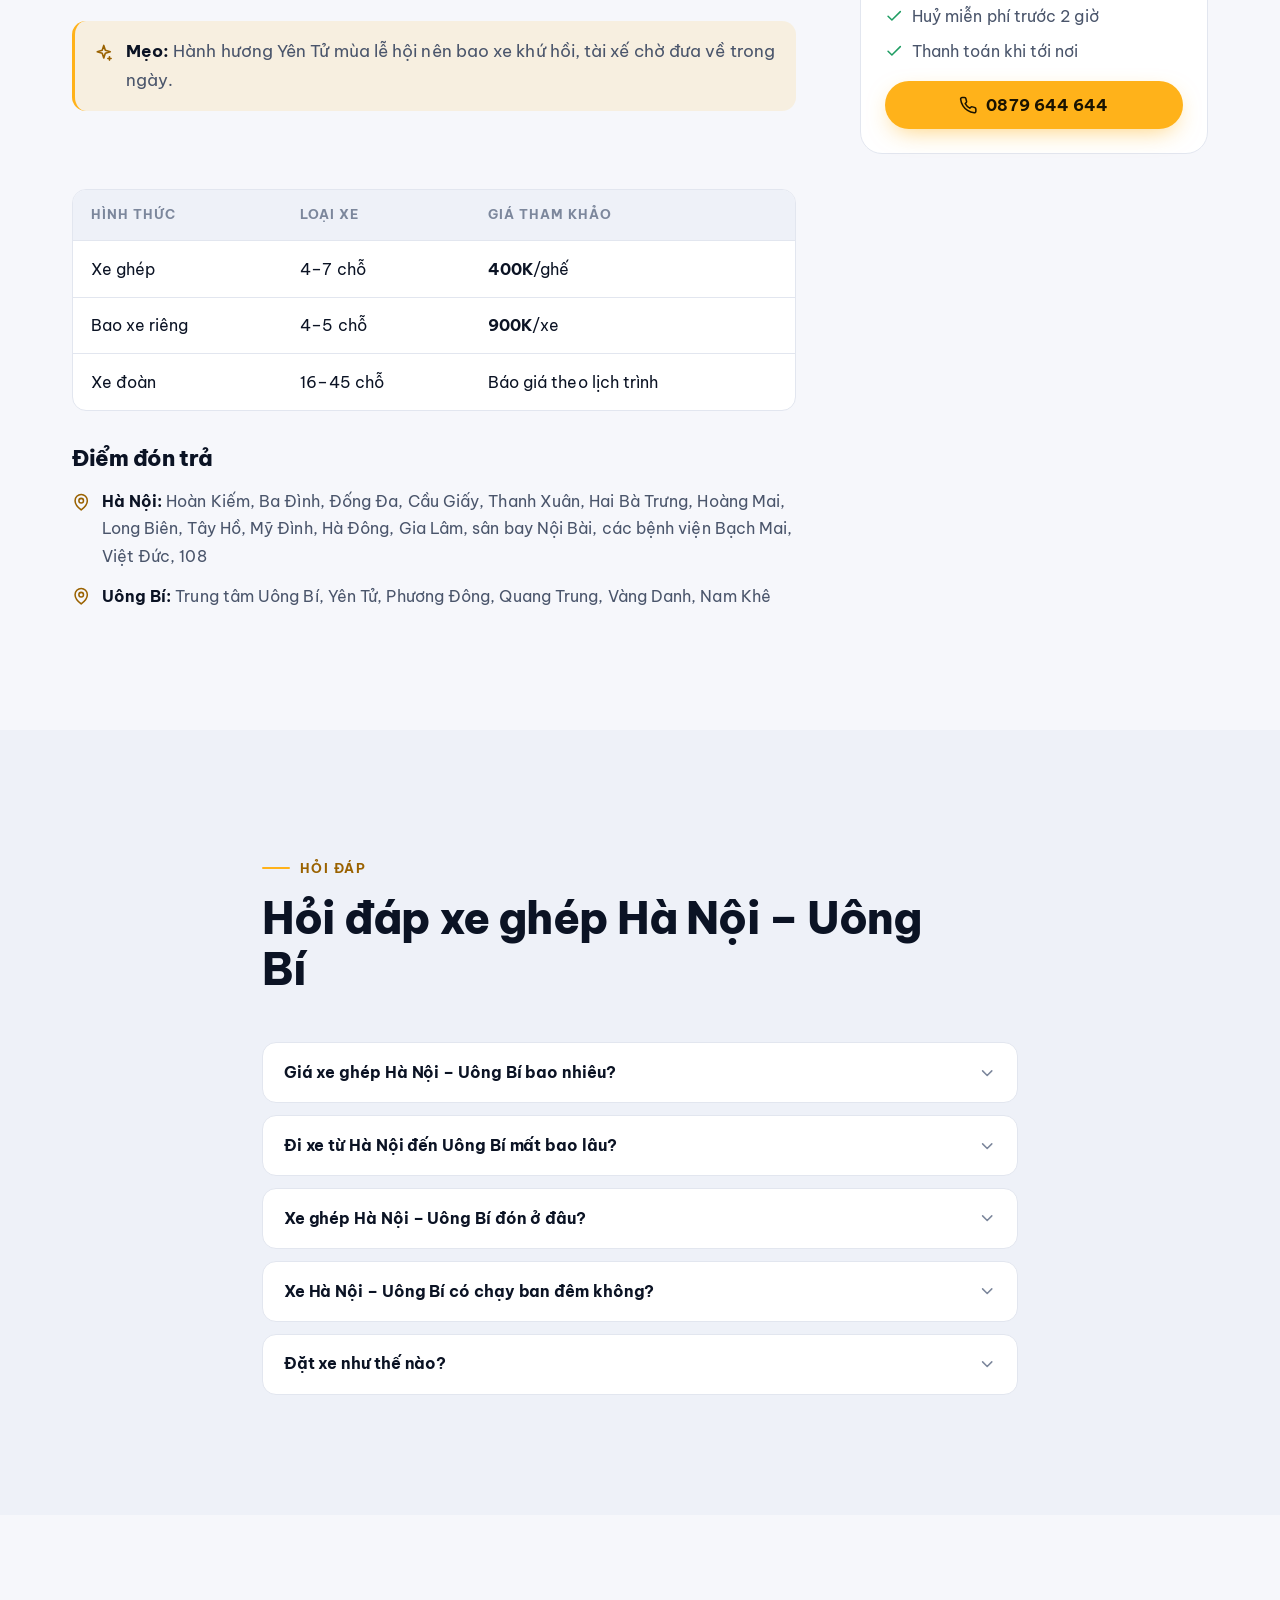
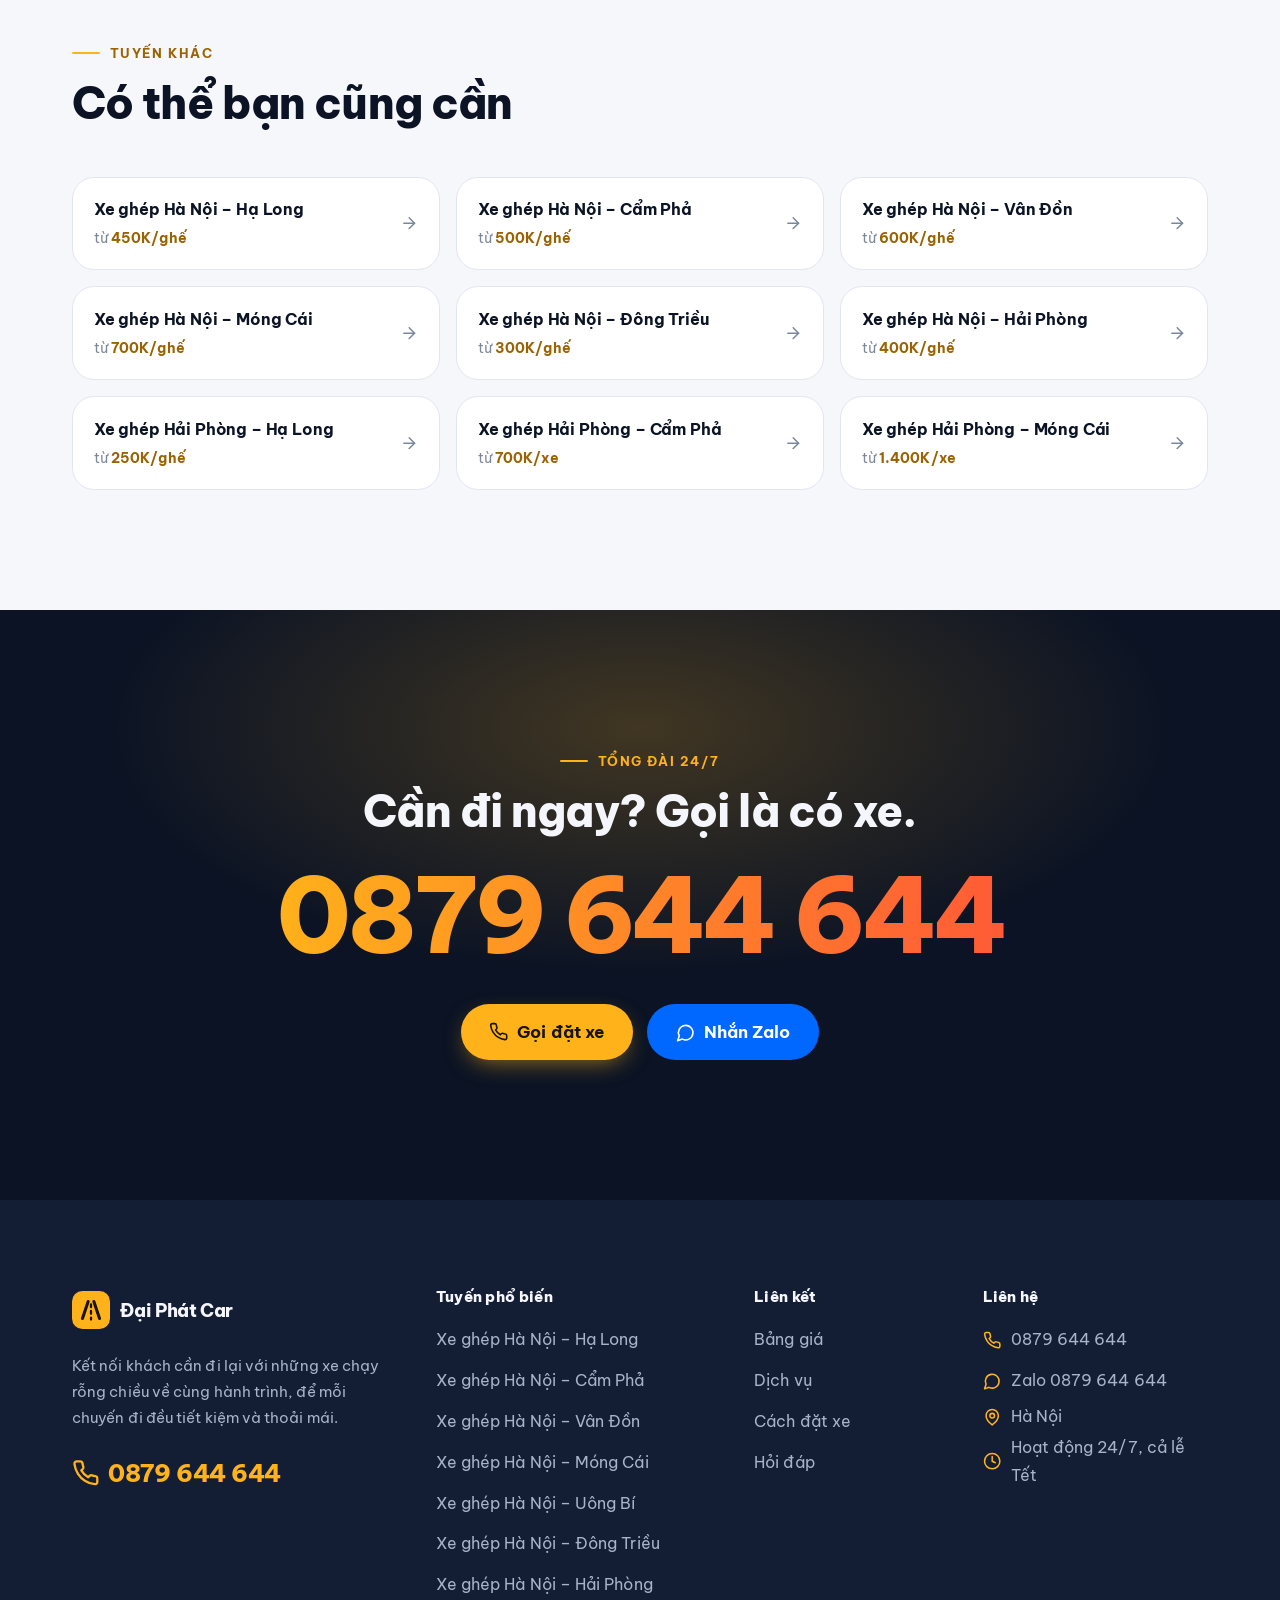
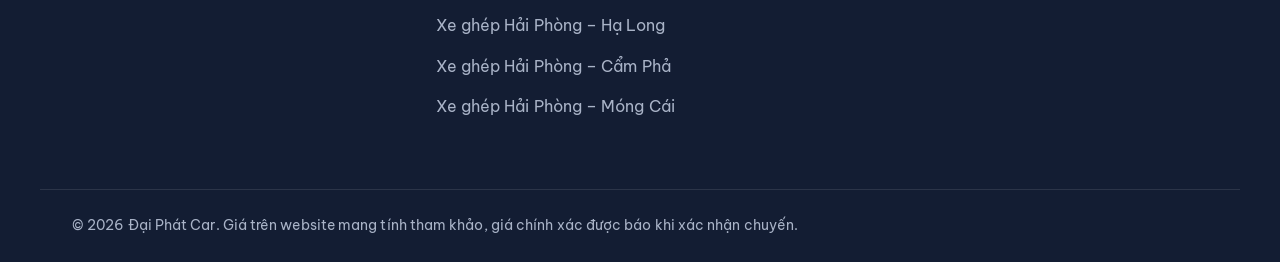
<file: tuyen/xe-ghep-ha-noi-uong-bi.html>
<!doctype html>
<html lang="vi" class="no-js">
<head>
<!-- Google tag (gtag.js) -->
<script async src="https://www.googletagmanager.com/gtag/js?id=AW-18516548044"></script>
<script>
 window.dataLayer = window.dataLayer || [];
 function gtag(){dataLayer.push(arguments);}
 gtag('js', new Date());
 gtag('config', 'AW-18516548044');
</script>
<meta charset="utf-8">
<script>document.documentElement.className="js"</script>
<meta name="viewport" content="width=device-width, initial-scale=1, viewport-fit=cover">
<title>Xe Ghép Hà Nội – Uông Bí Giá Từ 400K, Đón Tận Nơi 24/7 | Đại Phát Car</title>
<meta name="description" content="Xe ghép Hà Nội đi Uông Bí chỉ 400K/ghế, bao xe từ 900K. 120 km, 2 giờ. Đón trả tận nơi, giá trọn gói, chạy 24/7. Gọi 0879 644 644.">
<link rel="canonical" href="https://xequangninhvip.pro.vn/tuyen/xe-ghep-ha-noi-uong-bi.html">
<meta name="robots" content="index, follow, max-image-preview:large, max-snippet:-1">
<meta name="theme-color" content="#0B1324">
<meta name="format-detection" content="telephone=no">
<meta name="geo.region" content="VN-HN">
<meta name="geo.placename" content="Hà Nội">
<meta name="geo.position" content="21.0278;105.8342">
<meta name="ICBM" content="21.0278, 105.8342">
<meta property="og:type" content="website">
<meta property="og:locale" content="vi_VN">
<meta property="og:site_name" content="Đại Phát Car">
<meta property="og:title" content="Xe Ghép Hà Nội – Uông Bí Giá Từ 400K, Đón Tận Nơi 24/7 | Đại Phát Car">
<meta property="og:description" content="Xe ghép Hà Nội đi Uông Bí chỉ 400K/ghế, bao xe từ 900K. 120 km, 2 giờ. Đón trả tận nơi, giá trọn gói, chạy 24/7. Gọi 0879 644 644.">
<meta property="og:url" content="https://xequangninhvip.pro.vn/tuyen/xe-ghep-ha-noi-uong-bi.html">
<meta property="og:image" content="https://xequangninhvip.pro.vn/assets/img/og-cover.jpg">
<meta property="og:image:width" content="1200">
<meta property="og:image:height" content="630">
<meta name="twitter:card" content="summary_large_image">
<meta name="twitter:title" content="Xe Ghép Hà Nội – Uông Bí Giá Từ 400K, Đón Tận Nơi 24/7 | Đại Phát Car">
<meta name="twitter:description" content="Xe ghép Hà Nội đi Uông Bí chỉ 400K/ghế, bao xe từ 900K. 120 km, 2 giờ. Đón trả tận nơi, giá trọn gói, chạy 24/7. Gọi 0879 644 644.">
<meta name="twitter:image" content="https://xequangninhvip.pro.vn/assets/img/og-cover.jpg">
<link rel="icon" href="../favicon.svg" type="image/svg+xml">
<link rel="apple-touch-icon" href="../assets/img/apple-touch-icon.png">
<link rel="manifest" href="../site.webmanifest">
<link rel="preconnect" href="https://fonts.googleapis.com">
<link rel="preconnect" href="https://fonts.gstatic.com" crossorigin>
<link rel="stylesheet" href="https://fonts.googleapis.com/css2?family=Be+Vietnam+Pro:wght@400;500;600;700;800&amp;display=swap">
<link rel="preload" as="image" href="../assets/img/hero-cao-toc-dem-1920.webp" imagesrcset="../assets/img/hero-cao-toc-dem-960.webp 960w, ../assets/img/hero-cao-toc-dem-1920.webp 1920w" imagesizes="100vw" fetchpriority="high">
<link rel="stylesheet" href="../assets/css/styles.css">
<script type="application/ld+json">{"@context":"https://schema.org","@type":"Service","serviceType":"Xe ghép, bao xe liên tỉnh","name":"Xe ghép Hà Nội – Uông Bí","description":"Xe ghép Hà Nội đi Uông Bí chỉ 400K/ghế, bao xe từ 900K. 120 km, 2 giờ. Đón trả tận nơi, giá trọn gói, chạy 24/7. Gọi 0879 644 644.","url":"https://xequangninhvip.pro.vn/tuyen/xe-ghep-ha-noi-uong-bi.html","provider":{"@id":"https://xequangninhvip.pro.vn/#business","@type":"LocalBusiness","name":"Đại Phát Car","telephone":"+84879644644"},"areaServed":["Hà Nội","Uông Bí"],"offers":{"@type":"AggregateOffer","priceCurrency":"VND","lowPrice":400000,"highPrice":900000,"offerCount":2}}</script><script type="application/ld+json">{"@context":"https://schema.org","@type":"BreadcrumbList","itemListElement":[{"@type":"ListItem","position":1,"name":"Trang chủ","item":"https://xequangninhvip.pro.vn/"},{"@type":"ListItem","position":2,"name":"Tuyến đường","item":"https://xequangninhvip.pro.vn/#tuyen-duong"},{"@type":"ListItem","position":3,"name":"Xe ghép Hà Nội – Uông Bí","item":"https://xequangninhvip.pro.vn/tuyen/xe-ghep-ha-noi-uong-bi.html"}]}</script><script type="application/ld+json">{"@context":"https://schema.org","@type":"FAQPage","mainEntity":[{"@type":"Question","name":"Giá xe ghép Hà Nội – Uông Bí bao nhiêu?","acceptedAnswer":{"@type":"Answer","text":"Xe ghép Hà Nội – Uông Bí: ghép ghế 400K/ghế; bao xe riêng 900K. Giá trọn gói đã gồm xăng xe, lái xe và vé cao tốc, được chốt khi tổng đài xác nhận."}},{"@type":"Question","name":"Đi xe từ Hà Nội đến Uông Bí mất bao lâu?","acceptedAnswer":{"@type":"Answer","text":"Quãng đường khoảng 120 km, xe đi mất 2 giờ theo cao tốc Hà Nội – Bắc Ninh và QL18, tuỳ tình trạng giao thông."}},{"@type":"Question","name":"Xe ghép Hà Nội – Uông Bí đón ở đâu?","acceptedAnswer":{"@type":"Answer","text":"Xe đón trả tận nơi tại Hoàn Kiếm, Ba Đình, Đống Đa, Cầu Giấy, Thanh Xuân, Hai Bà Trưng, Hoàng Mai, Long Biên, Tây Hồ, Mỹ Đình, Hà Đông, Gia Lâm, sân bay Nội Bài, các bệnh viện Bạch Mai, Việt Đức, 108 và Trung tâm Uông Bí, Yên Tử, Phương Đông, Quang Trung, Vàng Danh, Nam Khê. Điểm xa trung tâm vui lòng báo khi đặt."}},{"@type":"Question","name":"Xe Hà Nội – Uông Bí có chạy ban đêm không?","acceptedAnswer":{"@type":"Answer","text":"Có. Xe chạy liên tục 24/7, kể cả chuyến đêm và ngày lễ Tết. Chuyến sau 22h nên đặt trước để được xếp xe."}},{"@type":"Question","name":"Đặt xe như thế nào?","acceptedAnswer":{"@type":"Answer","text":"Điền form trên trang, gọi 0879 644 644 hoặc nhắn Zalo. Tổng đài gọi lại xác nhận trong 5 phút."}}]}</script>
</head>
<body class="page-route">
<a class="skip-link" href="#noi-dung">Bỏ qua tới nội dung</a>
<div class="road-progress" aria-hidden="true"><span class="road-progress__bar"></span><span class="road-progress__car"><svg class="ico" viewBox="0 0 24 24" fill="none" stroke="currentColor" stroke-width="2" stroke-linecap="round" stroke-linejoin="round" aria-hidden="true"><path d="M19 17h2c.6 0 1-.4 1-1v-3c0-.9-.7-1.7-1.5-1.9C18.7 10.6 16 10 16 10s-1.3-1.4-2.2-2.3c-.5-.4-1.1-.7-1.8-.7H5c-.6 0-1.1.4-1.4.9l-1.4 2.9A3.7 3.7 0 0 0 2 12v4c0 .6.4 1 1 1h2"/><circle cx="7" cy="17" r="2"/><path d="M9 17h6"/><circle cx="17" cy="17" r="2"/></svg></span></div>
<header class="site-header" data-header>
  <div class="container header-inner">
    <a class="brand" href="../index.html" aria-label="Đại Phát Car – Trang chủ"><svg class="logo-mark" viewBox="0 0 40 40" aria-hidden="true"><rect width="40" height="40" rx="11" class="logo-bg"/><path d="M11 29 17 11M29 29 23 11" class="logo-road"/><path d="M20 14v3M20 21v3M20 28v2" class="logo-lane"/></svg><span>Đại Phát Car</span></a>
    <nav class="nav" id="site-nav" aria-label="Điều hướng chính"><ul><li><a href="../index.html#bang-gia">Bảng giá</a></li><li><a href="../index.html#dich-vu">Dịch vụ</a></li><li><a href="../index.html#tuyen-duong">Tuyến đường</a></li><li><a href="../index.html#quy-trinh">Cách đặt</a></li><li><a href="../index.html#hoi-dap">Hỏi đáp</a></li><li><a href="../index.html#lien-he">Liên hệ</a></li></ul></nav>
    <a class="btn btn-primary btn-sm header-call" href="tel:+84879644644" data-magnet><svg class="ico" viewBox="0 0 24 24" fill="none" stroke="currentColor" stroke-width="2" stroke-linecap="round" stroke-linejoin="round" aria-hidden="true"><path d="M22 16.92v3a2 2 0 0 1-2.18 2 19.79 19.79 0 0 1-8.63-3.07 19.5 19.5 0 0 1-6-6 19.79 19.79 0 0 1-3.07-8.67A2 2 0 0 1 4.11 2h3a2 2 0 0 1 2 1.72c.13.96.36 1.9.7 2.81a2 2 0 0 1-.45 2.11L8.09 9.91a16 16 0 0 0 6 6l1.27-1.27a2 2 0 0 1 2.11-.45c.91.34 1.85.57 2.81.7A2 2 0 0 1 22 16.92z"/></svg><span>0879 644 644</span></a>
    <button class="nav-toggle" type="button" aria-expanded="false" aria-controls="site-nav" aria-label="Mở menu"><svg class="ico ico-open" viewBox="0 0 24 24" fill="none" stroke="currentColor" stroke-width="2" stroke-linecap="round" stroke-linejoin="round" aria-hidden="true"><path d="M4 6h16M4 12h16M4 18h16"/></svg><svg class="ico ico-close" viewBox="0 0 24 24" fill="none" stroke="currentColor" stroke-width="2" stroke-linecap="round" stroke-linejoin="round" aria-hidden="true"><path d="M18 6 6 18M6 6l12 12"/></svg></button>
  </div>
</header>
<main id="noi-dung">
<section class="hero hero--route" aria-labelledby="hero-title">
  <div class="hero__media" aria-hidden="false">
    <img class="hero__img" data-parallax src="../assets/img/hero-cao-toc-dem-1920.webp"
      srcset="../assets/img/hero-cao-toc-dem-960.webp 960w, ../assets/img/hero-cao-toc-dem-1920.webp 1920w"
      sizes="100vw" width="1920" height="1239" alt="Xe ghép Hà Nội đi Uông Bí trên cao tốc" fetchpriority="high" decoding="async">
    <div class="hero__shade"></div>
    <div class="streaks" aria-hidden="true"><span class="streak" style="--s:0"></span><span class="streak" style="--s:1"></span><span class="streak" style="--s:2"></span><span class="streak" style="--s:3"></span><span class="streak" style="--s:4"></span><span class="streak" style="--s:5"></span><span class="streak" style="--s:6"></span></div>
    <div class="hero__spot" aria-hidden="true"></div>
  </div>
  <div class="container hero-grid">
    <div class="hero__copy">
      <nav class="crumbs" aria-label="Breadcrumb" data-anim style="--d:0"><ol>
        <li><a href="../index.html">Trang chủ</a></li><li><a href="../index.html#tuyen-duong">Tuyến đường</a></li>
        <li aria-current="page">Hà Nội – Uông Bí</li></ol></nav>
      <h1 class="h1 h1--route" id="hero-title"><span class="h1-word"><span style="--i:0">Xe</span></span> <span class="h1-word"><span style="--i:1">ghép</span></span> <span class="h1-word"><span style="--i:2">Hà</span></span> <span class="h1-word"><span style="--i:3">Nội</span></span><br> <span class="nowrap"><span class="h1-word h1-word--hl"><span style="--i:4">đi</span></span> <span class="h1-word h1-word--hl"><span style="--i:5">Uông</span></span> <span class="h1-word h1-word--hl"><span style="--i:6">Bí</span></span></span></h1>
      <p class="hero__lead" data-anim style="--d:5">Đón tận nơi, giá trọn gói, xe chạy 24/7.</p>
      <ul class="route-meta" data-anim style="--d:6">
        <li><svg class="ico" viewBox="0 0 24 24" fill="none" stroke="currentColor" stroke-width="2" stroke-linecap="round" stroke-linejoin="round" aria-hidden="true"><circle cx="6" cy="19" r="3"/><path d="M9 19h8.5a3.5 3.5 0 0 0 0-7h-11a3.5 3.5 0 0 1 0-7H15"/><circle cx="18" cy="5" r="3"/></svg>120 km</li><li><svg class="ico" viewBox="0 0 24 24" fill="none" stroke="currentColor" stroke-width="2" stroke-linecap="round" stroke-linejoin="round" aria-hidden="true"><circle cx="12" cy="12" r="10"/><path d="M12 6v6l4 2"/></svg>2 giờ</li><li><svg class="ico" viewBox="0 0 24 24" fill="none" stroke="currentColor" stroke-width="2" stroke-linecap="round" stroke-linejoin="round" aria-hidden="true"><path d="M19 17h2c.6 0 1-.4 1-1v-3c0-.9-.7-1.7-1.5-1.9C18.7 10.6 16 10 16 10s-1.3-1.4-2.2-2.3c-.5-.4-1.1-.7-1.8-.7H5c-.6 0-1.1.4-1.4.9l-1.4 2.9A3.7 3.7 0 0 0 2 12v4c0 .6.4 1 1 1h2"/><circle cx="7" cy="17" r="2"/><path d="M9 17h6"/><circle cx="17" cy="17" r="2"/></svg>QL18</li></ul>
      <ul class="price-chips" data-anim style="--d:7"><li><span>Ghép ghế</span><b>400K<small>/ghế</small></b></li><li><span>Bao xe riêng</span><b>900K<small>/xe</small></b></li></ul>
      <div class="hero__ctas" data-anim style="--d:9">
        <a class="btn btn-primary btn-lg" href="tel:+84879644644" data-magnet><svg class="ico" viewBox="0 0 24 24" fill="none" stroke="currentColor" stroke-width="2" stroke-linecap="round" stroke-linejoin="round" aria-hidden="true"><path d="M22 16.92v3a2 2 0 0 1-2.18 2 19.79 19.79 0 0 1-8.63-3.07 19.5 19.5 0 0 1-6-6 19.79 19.79 0 0 1-3.07-8.67A2 2 0 0 1 4.11 2h3a2 2 0 0 1 2 1.72c.13.96.36 1.9.7 2.81a2 2 0 0 1-.45 2.11L8.09 9.91a16 16 0 0 0 6 6l1.27-1.27a2 2 0 0 1 2.11-.45c.91.34 1.85.57 2.81.7A2 2 0 0 1 22 16.92z"/></svg><span>Gọi 0879 644 644</span></a>
        <a class="btn btn-ghost btn-lg" href="https://zalo.me/0879644644" target="_blank" rel="noopener"><svg class="ico" viewBox="0 0 24 24" fill="none" stroke="currentColor" stroke-width="2" stroke-linecap="round" stroke-linejoin="round" aria-hidden="true"><path d="M7.9 20A9 9 0 1 0 4 16.1L2 22z"/></svg><span>Chat Zalo</span></a>
      </div>
    </div>
    <div class="hero__form" id="dat-xe" data-anim style="--d:4"><form class="booking card" id="booking-form" novalidate aria-labelledby="booking-title">
  <div class="booking__head">
    <h2 class="booking__title" id="booking-title">Đặt xe trong 1 phút</h2>
    <p class="booking__sub"><svg class="ico" viewBox="0 0 24 24" fill="none" stroke="currentColor" stroke-width="2" stroke-linecap="round" stroke-linejoin="round" aria-hidden="true"><circle cx="12" cy="12" r="10"/><path d="M12 6v6l4 2"/></svg> Tổng đài gọi xác nhận trong 5 phút</p>
  </div>
  <fieldset class="seg" aria-label="Hình thức đi"><label class="seg__opt"><input type="radio" name="loai" value="Xe ghép" checked><span>Xe ghép</span></label><label class="seg__opt"><input type="radio" name="loai" value="Bao xe"><span>Bao xe</span></label></fieldset>
  <div class="route-fields">
    <div class="field"><label for="f-from">Điểm đón</label>
      <div class="field__icon"><svg class="ico" viewBox="0 0 24 24" fill="none" stroke="currentColor" stroke-width="2" stroke-linecap="round" stroke-linejoin="round" aria-hidden="true"><path d="M20 10c0 6-8 12-8 12s-8-6-8-12a8 8 0 0 1 16 0Z"/><circle cx="12" cy="10" r="3"/></svg><input id="f-from" name="diem_don" list="dl-places" placeholder="VD: Cầu Giấy, Hà Nội" value="Hà Nội" required autocomplete="address-level2"></div></div>
    <button class="swap" type="button" data-swap aria-label="Đổi chiều điểm đón và điểm đến"><svg class="ico" viewBox="0 0 24 24" fill="none" stroke="currentColor" stroke-width="2" stroke-linecap="round" stroke-linejoin="round" aria-hidden="true"><path d="m16 3 4 4-4 4"/><path d="M20 7H4"/><path d="m8 21-4-4 4-4"/><path d="M4 17h16"/></svg></button>
    <div class="field"><label for="f-to">Điểm đến</label>
      <div class="field__icon"><svg class="ico" viewBox="0 0 24 24" fill="none" stroke="currentColor" stroke-width="2" stroke-linecap="round" stroke-linejoin="round" aria-hidden="true"><circle cx="6" cy="19" r="3"/><path d="M9 19h8.5a3.5 3.5 0 0 0 0-7h-11a3.5 3.5 0 0 1 0-7H15"/><circle cx="18" cy="5" r="3"/></svg><input id="f-to" name="diem_den" list="dl-places" placeholder="VD: Bãi Cháy, Hạ Long" value="Uông Bí" required></div></div>
  </div>
  <datalist id="dl-places"><option value="Cẩm Phả"><option value="Hà Nội"><option value="Hạ Long"><option value="Hải Phòng"><option value="Móng Cái"><option value="Uông Bí"><option value="Vân Đồn"><option value="Đông Triều"></datalist>
  <div class="grid-2">
    <div class="field"><label for="f-date">Ngày đón</label>
      <input id="f-date" name="ngay_don" type="date" required></div>
    <div class="field"><label for="f-hour">Giờ đón</label>
      <div class="time-pick">
        <select id="f-hour" name="gio" aria-label="Giờ"><option value="00">00h</option><option value="01">01h</option><option value="02">02h</option><option value="03">03h</option><option value="04">04h</option><option value="05">05h</option><option value="06">06h</option><option value="07">07h</option><option value="08">08h</option><option value="09">09h</option><option value="10">10h</option><option value="11">11h</option><option value="12">12h</option><option value="13">13h</option><option value="14">14h</option><option value="15">15h</option><option value="16">16h</option><option value="17">17h</option><option value="18">18h</option><option value="19">19h</option><option value="20">20h</option><option value="21">21h</option><option value="22">22h</option><option value="23">23h</option></select><span aria-hidden="true">:</span>
        <select id="f-min" name="phut" aria-label="Phút"><option value="00">00</option><option value="05">05</option><option value="10">10</option><option value="15">15</option><option value="20">20</option><option value="25">25</option><option value="30">30</option><option value="35">35</option><option value="40">40</option><option value="45">45</option><option value="50">50</option><option value="55">55</option></select></div></div>
  </div>
  <div class="grid-2">
    <div class="field"><label for="f-seats" data-seat-label>Số người</label>
      <select id="f-seats" name="so_nguoi"><option value="1">1 người</option><option value="2">2 người</option><option value="3">3 người</option><option value="4">4 người</option><option value="5">5 người</option><option value="6">6 người</option><option value="7">7 người</option></select></div>
    <div class="field field--car" data-car-field hidden><label for="f-car">Loại xe</label>
      <select id="f-car" name="loai_xe"><option>Xe 4–5 chỗ</option><option>Xe 7 chỗ</option><option>Xe 16 chỗ</option><option>Xe 29 chỗ</option><option>Xe 45 chỗ</option></select></div>
  </div>
  <div class="grid-2">
    <div class="field"><label for="f-phone">Số điện thoại <abbr title="bắt buộc">*</abbr></label>
      <input id="f-phone" name="sdt" type="tel" inputmode="tel" placeholder="09xx xxx xxx" required autocomplete="tel"></div>
    <div class="field"><label for="f-name">Họ tên</label>
      <input id="f-name" name="ho_ten" placeholder="Anh/chị..." autocomplete="name"></div>
  </div>
  <div class="field"><label for="f-note">Ghi chú</label>
    <textarea id="f-note" name="ghi_chu" rows="2" placeholder="Số hiệu chuyến bay, hành lý cồng kềnh, đón ở ngõ..."></textarea></div>
  <input class="hp" name="website" tabindex="-1" autocomplete="off" aria-hidden="true">
  <p class="estimate" data-estimate aria-live="polite"></p>
  <p class="form-error" data-form-error role="alert"></p>
  <button class="btn btn-primary btn-block" type="submit"><svg class="ico" viewBox="0 0 24 24" fill="none" stroke="currentColor" stroke-width="2" stroke-linecap="round" stroke-linejoin="round" aria-hidden="true"><path d="m22 2-7 20-4-9-9-4Z"/><path d="M22 2 11 13"/></svg><span>Đặt xe ngay</span></button>
  <p class="booking__foot"><svg class="ico" viewBox="0 0 24 24" fill="none" stroke="currentColor" stroke-width="2" stroke-linecap="round" stroke-linejoin="round" aria-hidden="true"><path d="M20 13c0 5-3.5 7.5-7.66 8.95a1 1 0 0 1-.67-.01C7.5 20.5 4 18 4 13V6a1 1 0 0 1 1-1c2 0 4.5-1.2 6.24-2.72a1.17 1.17 0 0 1 1.52 0C14.51 3.81 17 5 19 5a1 1 0 0 1 1 1z"/><path d="m9 12 2 2 4-4"/></svg> Không thu cọc · Huỷ miễn phí trước 2 giờ</p>
</form></div>
  </div>
</section>

<section class="section" aria-labelledby="about-title">
  <div class="container article-grid">
    <article class="prose">
      <p class="eyebrow" data-reveal>Thông tin tuyến</p>
      <h2 class="h2" id="about-title" data-float>Xe ghép Hà Nội đi Uông Bí có gì khác?</h2>
      <p data-reveal>Dịch vụ xe ghép Hà Nội – Uông Bí của Đại Phát Car đón bạn ngay tại cửa nhà và trả tận nơi cần đến,
        không phải ra bến, không phải chờ xe khách bắt khách dọc đường. Quãng đường khoảng <strong>120 km</strong>,
        xe chạy theo cao tốc Hà Nội – Bắc Ninh và QL18, mất <strong>2 giờ</strong>.</p>
      <p data-reveal>Đi ghép chỉ <strong>400K/ghế</strong> — rẻ hơn nhiều so với taxi, không chen chúc như xe khách. Cần riêng tư cho gia đình hoặc nhóm bạn, bao xe riêng chỉ từ <strong>900K</strong>.</p>
      <p class="tip" data-reveal><svg class="ico" viewBox="0 0 24 24" fill="none" stroke="currentColor" stroke-width="2" stroke-linecap="round" stroke-linejoin="round" aria-hidden="true"><path d="M12 3l1.9 5.8L20 10.7l-6.1 1.9L12 18.4l-1.9-5.8L4 10.7l6.1-1.9z"/><path d="M19 17v4M17 19h4"/></svg><span><strong>Mẹo:</strong> Hành hương Yên Tử mùa lễ hội nên bao xe khứ hồi, tài xế chờ đưa về trong ngày.</span></p>
      <h3 data-reveal>Bảng giá xe Hà Nội – Uông Bí</h3>
      <div class="table-wrap" data-reveal><table class="price-table">
        <thead><tr><th scope="col">Hình thức</th><th scope="col">Loại xe</th><th scope="col">Giá tham khảo</th></tr></thead>
        <tbody>
          <tr><td>Xe ghép</td><td>4–7 chỗ</td><td><b>400K</b>/ghế</td></tr><tr><td>Bao xe riêng</td><td>4–5 chỗ</td><td><b>900K</b>/xe</td></tr>
          <tr><td>Xe đoàn</td><td>16–45 chỗ</td><td>Báo giá theo lịch trình</td></tr>
        </tbody></table></div>
      <h3 data-reveal>Điểm đón trả</h3>
      <ul class="areas" data-reveal>
        <li><svg class="ico" viewBox="0 0 24 24" fill="none" stroke="currentColor" stroke-width="2" stroke-linecap="round" stroke-linejoin="round" aria-hidden="true"><path d="M20 10c0 6-8 12-8 12s-8-6-8-12a8 8 0 0 1 16 0Z"/><circle cx="12" cy="10" r="3"/></svg><div><b>Hà Nội:</b> Hoàn Kiếm, Ba Đình, Đống Đa, Cầu Giấy, Thanh Xuân, Hai Bà Trưng, Hoàng Mai, Long Biên, Tây Hồ, Mỹ Đình, Hà Đông, Gia Lâm, sân bay Nội Bài, các bệnh viện Bạch Mai, Việt Đức, 108</div></li>
        <li><svg class="ico" viewBox="0 0 24 24" fill="none" stroke="currentColor" stroke-width="2" stroke-linecap="round" stroke-linejoin="round" aria-hidden="true"><path d="M20 10c0 6-8 12-8 12s-8-6-8-12a8 8 0 0 1 16 0Z"/><circle cx="12" cy="10" r="3"/></svg><div><b>Uông Bí:</b> Trung tâm Uông Bí, Yên Tử, Phương Đông, Quang Trung, Vàng Danh, Nam Khê</div></li></ul>
    </article>
    <aside class="article-aside" data-reveal>
      <img class="aside-img" src="../assets/img/xe-5-cho-1200.webp" srcset="../assets/img/xe-5-cho-640.webp 640w, ../assets/img/xe-5-cho-1200.webp 1200w" sizes="(max-width: 1024px) 100vw, 40vw" width="1200" height="800" alt="Xe phục vụ tuyến Hà Nội – Uông Bí" loading="lazy" decoding="async">
      <div class="aside-card card">
        <h3>Đặt nhanh tuyến này</h3>
        <ul class="aside-list"><li><svg class="ico" viewBox="0 0 24 24" fill="none" stroke="currentColor" stroke-width="2" stroke-linecap="round" stroke-linejoin="round" aria-hidden="true"><path d="M20 6 9 17l-5-5"/></svg>Không thu cọc</li><li><svg class="ico" viewBox="0 0 24 24" fill="none" stroke="currentColor" stroke-width="2" stroke-linecap="round" stroke-linejoin="round" aria-hidden="true"><path d="M20 6 9 17l-5-5"/></svg>Huỷ miễn phí trước 2 giờ</li><li><svg class="ico" viewBox="0 0 24 24" fill="none" stroke="currentColor" stroke-width="2" stroke-linecap="round" stroke-linejoin="round" aria-hidden="true"><path d="M20 6 9 17l-5-5"/></svg>Thanh toán khi tới nơi</li></ul>
        <a class="btn btn-primary btn-block" href="tel:+84879644644"><svg class="ico" viewBox="0 0 24 24" fill="none" stroke="currentColor" stroke-width="2" stroke-linecap="round" stroke-linejoin="round" aria-hidden="true"><path d="M22 16.92v3a2 2 0 0 1-2.18 2 19.79 19.79 0 0 1-8.63-3.07 19.5 19.5 0 0 1-6-6 19.79 19.79 0 0 1-3.07-8.67A2 2 0 0 1 4.11 2h3a2 2 0 0 1 2 1.72c.13.96.36 1.9.7 2.81a2 2 0 0 1-.45 2.11L8.09 9.91a16 16 0 0 0 6 6l1.27-1.27a2 2 0 0 1 2.11-.45c.91.34 1.85.57 2.81.7A2 2 0 0 1 22 16.92z"/></svg><span>0879 644 644</span></a>
      </div>
    </aside>
  </div>
</section>

<section class="section section--alt" id="hoi-dap" aria-labelledby="faq-title">
  <div class="container container--narrow">
    <p class="eyebrow" data-reveal>Hỏi đáp</p>
    <h2 class="h2" id="faq-title" data-float>Hỏi đáp xe ghép Hà Nội – Uông Bí</h2>
    <div class="faq"><details class="faq__item" data-reveal><summary><h3>Giá xe ghép Hà Nội – Uông Bí bao nhiêu?</h3><svg class="ico" viewBox="0 0 24 24" fill="none" stroke="currentColor" stroke-width="2" stroke-linecap="round" stroke-linejoin="round" aria-hidden="true"><path d="m6 9 6 6 6-6"/></svg></summary><div class="faq__a"><p>Xe ghép Hà Nội – Uông Bí: ghép ghế 400K/ghế; bao xe riêng 900K. Giá trọn gói đã gồm xăng xe, lái xe và vé cao tốc, được chốt khi tổng đài xác nhận.</p></div></details><details class="faq__item" data-reveal><summary><h3>Đi xe từ Hà Nội đến Uông Bí mất bao lâu?</h3><svg class="ico" viewBox="0 0 24 24" fill="none" stroke="currentColor" stroke-width="2" stroke-linecap="round" stroke-linejoin="round" aria-hidden="true"><path d="m6 9 6 6 6-6"/></svg></summary><div class="faq__a"><p>Quãng đường khoảng 120 km, xe đi mất 2 giờ theo cao tốc Hà Nội – Bắc Ninh và QL18, tuỳ tình trạng giao thông.</p></div></details><details class="faq__item" data-reveal><summary><h3>Xe ghép Hà Nội – Uông Bí đón ở đâu?</h3><svg class="ico" viewBox="0 0 24 24" fill="none" stroke="currentColor" stroke-width="2" stroke-linecap="round" stroke-linejoin="round" aria-hidden="true"><path d="m6 9 6 6 6-6"/></svg></summary><div class="faq__a"><p>Xe đón trả tận nơi tại Hoàn Kiếm, Ba Đình, Đống Đa, Cầu Giấy, Thanh Xuân, Hai Bà Trưng, Hoàng Mai, Long Biên, Tây Hồ, Mỹ Đình, Hà Đông, Gia Lâm, sân bay Nội Bài, các bệnh viện Bạch Mai, Việt Đức, 108 và Trung tâm Uông Bí, Yên Tử, Phương Đông, Quang Trung, Vàng Danh, Nam Khê. Điểm xa trung tâm vui lòng báo khi đặt.</p></div></details><details class="faq__item" data-reveal><summary><h3>Xe Hà Nội – Uông Bí có chạy ban đêm không?</h3><svg class="ico" viewBox="0 0 24 24" fill="none" stroke="currentColor" stroke-width="2" stroke-linecap="round" stroke-linejoin="round" aria-hidden="true"><path d="m6 9 6 6 6-6"/></svg></summary><div class="faq__a"><p>Có. Xe chạy liên tục 24/7, kể cả chuyến đêm và ngày lễ Tết. Chuyến sau 22h nên đặt trước để được xếp xe.</p></div></details><details class="faq__item" data-reveal><summary><h3>Đặt xe như thế nào?</h3><svg class="ico" viewBox="0 0 24 24" fill="none" stroke="currentColor" stroke-width="2" stroke-linecap="round" stroke-linejoin="round" aria-hidden="true"><path d="m6 9 6 6 6-6"/></svg></summary><div class="faq__a"><p>Điền form trên trang, gọi 0879 644 644 hoặc nhắn Zalo. Tổng đài gọi lại xác nhận trong 5 phút.</p></div></details></div>
  </div>
</section>

<section class="section" aria-labelledby="other-title">
  <div class="container">
    <p class="eyebrow" data-reveal>Tuyến khác</p>
    <h2 class="h2" id="other-title" data-float>Có thể bạn cũng cần</h2>
    <ul class="route-list"><li><a class="route-link card" href="xe-ghep-ha-noi-ha-long.html"><span class="route-link__name">Xe ghép Hà Nội – Hạ Long</span><span class="route-link__meta">từ <b>450K/ghế</b></span><svg class="ico route-link__arrow" viewBox="0 0 24 24" fill="none" stroke="currentColor" stroke-width="2" stroke-linecap="round" stroke-linejoin="round" aria-hidden="true"><path d="M5 12h14"/><path d="m12 5 7 7-7 7"/></svg></a></li><li><a class="route-link card" href="xe-ghep-ha-noi-cam-pha.html"><span class="route-link__name">Xe ghép Hà Nội – Cẩm Phả</span><span class="route-link__meta">từ <b>500K/ghế</b></span><svg class="ico route-link__arrow" viewBox="0 0 24 24" fill="none" stroke="currentColor" stroke-width="2" stroke-linecap="round" stroke-linejoin="round" aria-hidden="true"><path d="M5 12h14"/><path d="m12 5 7 7-7 7"/></svg></a></li><li><a class="route-link card" href="xe-ghep-ha-noi-van-don.html"><span class="route-link__name">Xe ghép Hà Nội – Vân Đồn</span><span class="route-link__meta">từ <b>600K/ghế</b></span><svg class="ico route-link__arrow" viewBox="0 0 24 24" fill="none" stroke="currentColor" stroke-width="2" stroke-linecap="round" stroke-linejoin="round" aria-hidden="true"><path d="M5 12h14"/><path d="m12 5 7 7-7 7"/></svg></a></li><li><a class="route-link card" href="xe-ghep-ha-noi-mong-cai.html"><span class="route-link__name">Xe ghép Hà Nội – Móng Cái</span><span class="route-link__meta">từ <b>700K/ghế</b></span><svg class="ico route-link__arrow" viewBox="0 0 24 24" fill="none" stroke="currentColor" stroke-width="2" stroke-linecap="round" stroke-linejoin="round" aria-hidden="true"><path d="M5 12h14"/><path d="m12 5 7 7-7 7"/></svg></a></li><li><a class="route-link card" href="xe-ghep-ha-noi-dong-trieu.html"><span class="route-link__name">Xe ghép Hà Nội – Đông Triều</span><span class="route-link__meta">từ <b>300K/ghế</b></span><svg class="ico route-link__arrow" viewBox="0 0 24 24" fill="none" stroke="currentColor" stroke-width="2" stroke-linecap="round" stroke-linejoin="round" aria-hidden="true"><path d="M5 12h14"/><path d="m12 5 7 7-7 7"/></svg></a></li><li><a class="route-link card" href="xe-ghep-ha-noi-hai-phong.html"><span class="route-link__name">Xe ghép Hà Nội – Hải Phòng</span><span class="route-link__meta">từ <b>400K/ghế</b></span><svg class="ico route-link__arrow" viewBox="0 0 24 24" fill="none" stroke="currentColor" stroke-width="2" stroke-linecap="round" stroke-linejoin="round" aria-hidden="true"><path d="M5 12h14"/><path d="m12 5 7 7-7 7"/></svg></a></li><li><a class="route-link card" href="xe-ghep-hai-phong-ha-long.html"><span class="route-link__name">Xe ghép Hải Phòng – Hạ Long</span><span class="route-link__meta">từ <b>250K/ghế</b></span><svg class="ico route-link__arrow" viewBox="0 0 24 24" fill="none" stroke="currentColor" stroke-width="2" stroke-linecap="round" stroke-linejoin="round" aria-hidden="true"><path d="M5 12h14"/><path d="m12 5 7 7-7 7"/></svg></a></li><li><a class="route-link card" href="xe-ghep-hai-phong-cam-pha.html"><span class="route-link__name">Xe ghép Hải Phòng – Cẩm Phả</span><span class="route-link__meta">từ <b>700K/xe</b></span><svg class="ico route-link__arrow" viewBox="0 0 24 24" fill="none" stroke="currentColor" stroke-width="2" stroke-linecap="round" stroke-linejoin="round" aria-hidden="true"><path d="M5 12h14"/><path d="m12 5 7 7-7 7"/></svg></a></li><li><a class="route-link card" href="xe-ghep-hai-phong-mong-cai.html"><span class="route-link__name">Xe ghép Hải Phòng – Móng Cái</span><span class="route-link__meta">từ <b>1.400K/xe</b></span><svg class="ico route-link__arrow" viewBox="0 0 24 24" fill="none" stroke="currentColor" stroke-width="2" stroke-linecap="round" stroke-linejoin="round" aria-hidden="true"><path d="M5 12h14"/><path d="m12 5 7 7-7 7"/></svg></a></li></ul>
  </div>
</section>
<section class="cta" aria-labelledby="cta-title">
  <div class="cta__glow" aria-hidden="true"></div>
  <div class="container cta__inner">
    <p class="eyebrow eyebrow--dark" data-reveal>Tổng đài 24/7</p>
    <h2 class="h2 h2--light" id="cta-title" data-float>Cần đi ngay? Gọi là có xe.</h2>
    <a class="cta__phone" href="tel:+84879644644" data-magnet>0879 644 644</a>
    <div class="cta__actions" data-reveal>
      <a class="btn btn-primary btn-lg" href="tel:+84879644644" data-magnet><svg class="ico" viewBox="0 0 24 24" fill="none" stroke="currentColor" stroke-width="2" stroke-linecap="round" stroke-linejoin="round" aria-hidden="true"><path d="M22 16.92v3a2 2 0 0 1-2.18 2 19.79 19.79 0 0 1-8.63-3.07 19.5 19.5 0 0 1-6-6 19.79 19.79 0 0 1-3.07-8.67A2 2 0 0 1 4.11 2h3a2 2 0 0 1 2 1.72c.13.96.36 1.9.7 2.81a2 2 0 0 1-.45 2.11L8.09 9.91a16 16 0 0 0 6 6l1.27-1.27a2 2 0 0 1 2.11-.45c.91.34 1.85.57 2.81.7A2 2 0 0 1 22 16.92z"/></svg><span>Gọi đặt xe</span></a>
      <a class="btn btn-zalo btn-lg" href="https://zalo.me/0879644644" target="_blank" rel="noopener"><svg class="ico" viewBox="0 0 24 24" fill="none" stroke="currentColor" stroke-width="2" stroke-linecap="round" stroke-linejoin="round" aria-hidden="true"><path d="M7.9 20A9 9 0 1 0 4 16.1L2 22z"/></svg><span>Nhắn Zalo</span></a>
    </div>
  </div>
</section>
</main>
<footer class="site-footer" id="lien-he">
  <div class="container footer-grid">
    <div class="footer-about">
      <a class="brand brand--light" href="../index.html"><svg class="logo-mark" viewBox="0 0 40 40" aria-hidden="true"><rect width="40" height="40" rx="11" class="logo-bg"/><path d="M11 29 17 11M29 29 23 11" class="logo-road"/><path d="M20 14v3M20 21v3M20 28v2" class="logo-lane"/></svg><span>Đại Phát Car</span></a>
      <p>Kết nối khách cần đi lại với những xe chạy rỗng chiều về cùng hành trình, để mỗi chuyến đi đều tiết kiệm và thoải mái.</p>
      <a class="footer-phone" href="tel:+84879644644"><svg class="ico" viewBox="0 0 24 24" fill="none" stroke="currentColor" stroke-width="2" stroke-linecap="round" stroke-linejoin="round" aria-hidden="true"><path d="M22 16.92v3a2 2 0 0 1-2.18 2 19.79 19.79 0 0 1-8.63-3.07 19.5 19.5 0 0 1-6-6 19.79 19.79 0 0 1-3.07-8.67A2 2 0 0 1 4.11 2h3a2 2 0 0 1 2 1.72c.13.96.36 1.9.7 2.81a2 2 0 0 1-.45 2.11L8.09 9.91a16 16 0 0 0 6 6l1.27-1.27a2 2 0 0 1 2.11-.45c.91.34 1.85.57 2.81.7A2 2 0 0 1 22 16.92z"/></svg>0879 644 644</a>
    </div>
    <nav aria-label="Tuyến xe ghép"><h3>Tuyến phổ biến</h3><ul><li><a class="link" href="../tuyen/xe-ghep-ha-noi-ha-long.html">Xe ghép Hà Nội – Hạ Long</a></li><li><a class="link" href="../tuyen/xe-ghep-ha-noi-cam-pha.html">Xe ghép Hà Nội – Cẩm Phả</a></li><li><a class="link" href="../tuyen/xe-ghep-ha-noi-van-don.html">Xe ghép Hà Nội – Vân Đồn</a></li><li><a class="link" href="../tuyen/xe-ghep-ha-noi-mong-cai.html">Xe ghép Hà Nội – Móng Cái</a></li><li><a class="link" href="../tuyen/xe-ghep-ha-noi-uong-bi.html">Xe ghép Hà Nội – Uông Bí</a></li><li><a class="link" href="../tuyen/xe-ghep-ha-noi-dong-trieu.html">Xe ghép Hà Nội – Đông Triều</a></li><li><a class="link" href="../tuyen/xe-ghep-ha-noi-hai-phong.html">Xe ghép Hà Nội – Hải Phòng</a></li><li><a class="link" href="../tuyen/xe-ghep-hai-phong-ha-long.html">Xe ghép Hải Phòng – Hạ Long</a></li><li><a class="link" href="../tuyen/xe-ghep-hai-phong-cam-pha.html">Xe ghép Hải Phòng – Cẩm Phả</a></li><li><a class="link" href="../tuyen/xe-ghep-hai-phong-mong-cai.html">Xe ghép Hải Phòng – Móng Cái</a></li></ul></nav>
    <nav aria-label="Liên kết nhanh"><h3>Liên kết</h3><ul>
      <li><a class="link" href="../index.html#bang-gia">Bảng giá</a></li><li><a class="link" href="../index.html#dich-vu">Dịch vụ</a></li>
      <li><a class="link" href="../index.html#quy-trinh">Cách đặt xe</a></li><li><a class="link" href="../index.html#hoi-dap">Hỏi đáp</a></li></ul></nav>
    <div><h3>Liên hệ</h3><ul class="contact-list">
      <li><svg class="ico" viewBox="0 0 24 24" fill="none" stroke="currentColor" stroke-width="2" stroke-linecap="round" stroke-linejoin="round" aria-hidden="true"><path d="M22 16.92v3a2 2 0 0 1-2.18 2 19.79 19.79 0 0 1-8.63-3.07 19.5 19.5 0 0 1-6-6 19.79 19.79 0 0 1-3.07-8.67A2 2 0 0 1 4.11 2h3a2 2 0 0 1 2 1.72c.13.96.36 1.9.7 2.81a2 2 0 0 1-.45 2.11L8.09 9.91a16 16 0 0 0 6 6l1.27-1.27a2 2 0 0 1 2.11-.45c.91.34 1.85.57 2.81.7A2 2 0 0 1 22 16.92z"/></svg><a class="link" href="tel:+84879644644">0879 644 644</a></li>
      <li><svg class="ico" viewBox="0 0 24 24" fill="none" stroke="currentColor" stroke-width="2" stroke-linecap="round" stroke-linejoin="round" aria-hidden="true"><path d="M7.9 20A9 9 0 1 0 4 16.1L2 22z"/></svg><a class="link" href="https://zalo.me/0879644644" target="_blank" rel="noopener">Zalo 0879 644 644</a></li>
      <li><svg class="ico" viewBox="0 0 24 24" fill="none" stroke="currentColor" stroke-width="2" stroke-linecap="round" stroke-linejoin="round" aria-hidden="true"><path d="M20 10c0 6-8 12-8 12s-8-6-8-12a8 8 0 0 1 16 0Z"/><circle cx="12" cy="10" r="3"/></svg><span>Hà Nội</span></li>
      <li><svg class="ico" viewBox="0 0 24 24" fill="none" stroke="currentColor" stroke-width="2" stroke-linecap="round" stroke-linejoin="round" aria-hidden="true"><circle cx="12" cy="12" r="10"/><path d="M12 6v6l4 2"/></svg><span>Hoạt động 24/7, cả lễ Tết</span></li></ul></div>
  </div>
  <div class="container footer-bottom">
    <p>© 2026 Đại Phát Car. Giá trên website mang tính tham khảo, giá chính xác được báo khi xác nhận chuyến.</p>
    <p class="footer-arrive" data-arrive>Tới nơi rồi! Gọi xe thôi.</p>
  </div>
</footer>
<div class="float-actions" aria-label="Liên hệ nhanh">
  <a class="fab fab--zalo" href="https://zalo.me/0879644644" target="_blank" rel="noopener" aria-label="Chat Zalo"><svg class="ico" viewBox="0 0 24 24" fill="none" stroke="currentColor" stroke-width="2" stroke-linecap="round" stroke-linejoin="round" aria-hidden="true"><path d="M7.9 20A9 9 0 1 0 4 16.1L2 22z"/></svg><span>Zalo</span></a>
  <a class="fab fab--call" href="tel:+84879644644" aria-label="Gọi 0879 644 644"><svg class="ico" viewBox="0 0 24 24" fill="none" stroke="currentColor" stroke-width="2" stroke-linecap="round" stroke-linejoin="round" aria-hidden="true"><path d="M22 16.92v3a2 2 0 0 1-2.18 2 19.79 19.79 0 0 1-8.63-3.07 19.5 19.5 0 0 1-6-6 19.79 19.79 0 0 1-3.07-8.67A2 2 0 0 1 4.11 2h3a2 2 0 0 1 2 1.72c.13.96.36 1.9.7 2.81a2 2 0 0 1-.45 2.11L8.09 9.91a16 16 0 0 0 6 6l1.27-1.27a2 2 0 0 1 2.11-.45c.91.34 1.85.57 2.81.7A2 2 0 0 1 22 16.92z"/></svg></a>
</div>
<nav class="mobile-bar" aria-label="Thao tác nhanh">
  <a href="tel:+84879644644" class="mobile-bar__call"><svg class="ico" viewBox="0 0 24 24" fill="none" stroke="currentColor" stroke-width="2" stroke-linecap="round" stroke-linejoin="round" aria-hidden="true"><path d="M22 16.92v3a2 2 0 0 1-2.18 2 19.79 19.79 0 0 1-8.63-3.07 19.5 19.5 0 0 1-6-6 19.79 19.79 0 0 1-3.07-8.67A2 2 0 0 1 4.11 2h3a2 2 0 0 1 2 1.72c.13.96.36 1.9.7 2.81a2 2 0 0 1-.45 2.11L8.09 9.91a16 16 0 0 0 6 6l1.27-1.27a2 2 0 0 1 2.11-.45c.91.34 1.85.57 2.81.7A2 2 0 0 1 22 16.92z"/></svg><span>Gọi ngay</span></a>
  <a href="https://zalo.me/0879644644" target="_blank" rel="noopener" class="mobile-bar__zalo"><svg class="ico" viewBox="0 0 24 24" fill="none" stroke="currentColor" stroke-width="2" stroke-linecap="round" stroke-linejoin="round" aria-hidden="true"><path d="M7.9 20A9 9 0 1 0 4 16.1L2 22z"/></svg><span>Zalo</span></a>
  <a href="#dat-xe" class="mobile-bar__book" data-book><svg class="ico" viewBox="0 0 24 24" fill="none" stroke="currentColor" stroke-width="2" stroke-linecap="round" stroke-linejoin="round" aria-hidden="true"><path d="M19 17h2c.6 0 1-.4 1-1v-3c0-.9-.7-1.7-1.5-1.9C18.7 10.6 16 10 16 10s-1.3-1.4-2.2-2.3c-.5-.4-1.1-.7-1.8-.7H5c-.6 0-1.1.4-1.4.9l-1.4 2.9A3.7 3.7 0 0 0 2 12v4c0 .6.4 1 1 1h2"/><circle cx="7" cy="17" r="2"/><path d="M9 17h6"/><circle cx="17" cy="17" r="2"/></svg><span>Đặt xe</span></a>
</nav>
<dialog class="dialog" id="booking-dialog" aria-labelledby="dlg-title">
  <div class="dialog__body">
    <div class="dialog__check"><svg class="ico" viewBox="0 0 24 24" fill="none" stroke="currentColor" stroke-width="2" stroke-linecap="round" stroke-linejoin="round" aria-hidden="true"><path d="M20 6 9 17l-5-5"/></svg></div>
    <h2 id="dlg-title">Đã ghi nhận chuyến của bạn!</h2>
    <p class="dialog__lead" data-dlg-lead>Gửi thông tin cho tổng đài bằng 1 chạm để được xác nhận ngay:</p>
    <pre class="dialog__summary" data-dlg-summary></pre>
    <div class="dialog__actions">
      <a class="btn btn-zalo" data-dlg-zalo href="https://zalo.me/0879644644" target="_blank" rel="noopener"><svg class="ico" viewBox="0 0 24 24" fill="none" stroke="currentColor" stroke-width="2" stroke-linecap="round" stroke-linejoin="round" aria-hidden="true"><path d="M7.9 20A9 9 0 1 0 4 16.1L2 22z"/></svg><span>Gửi qua Zalo</span></a>
      <a class="btn btn-dark" data-dlg-sms href="sms:0879644644"><svg class="ico" viewBox="0 0 24 24" fill="none" stroke="currentColor" stroke-width="2" stroke-linecap="round" stroke-linejoin="round" aria-hidden="true"><path d="M21 15a2 2 0 0 1-2 2H7l-4 4V5a2 2 0 0 1 2-2h14a2 2 0 0 1 2 2z"/></svg><span>Gửi SMS</span></a>
      <a class="btn btn-primary" href="tel:+84879644644"><svg class="ico" viewBox="0 0 24 24" fill="none" stroke="currentColor" stroke-width="2" stroke-linecap="round" stroke-linejoin="round" aria-hidden="true"><path d="M22 16.92v3a2 2 0 0 1-2.18 2 19.79 19.79 0 0 1-8.63-3.07 19.5 19.5 0 0 1-6-6 19.79 19.79 0 0 1-3.07-8.67A2 2 0 0 1 4.11 2h3a2 2 0 0 1 2 1.72c.13.96.36 1.9.7 2.81a2 2 0 0 1-.45 2.11L8.09 9.91a16 16 0 0 0 6 6l1.27-1.27a2 2 0 0 1 2.11-.45c.91.34 1.85.57 2.81.7A2 2 0 0 1 22 16.92z"/></svg><span>Gọi 0879 644 644</span></a>
    </div>
    <p class="dialog__hint" data-dlg-hint>Nội dung đã được sao chép — mở Zalo và dán vào khung chat.</p>
    <button class="dialog__close" type="button" data-dlg-close aria-label="Đóng"><svg class="ico" viewBox="0 0 24 24" fill="none" stroke="currentColor" stroke-width="2" stroke-linecap="round" stroke-linejoin="round" aria-hidden="true"><path d="M18 6 6 18M6 6l12 12"/></svg></button>
  </div>
</dialog>
<script src="../assets/js/config.js" defer></script>
<script src="../assets/js/app.js" defer></script>
</body>
</html>
</file>
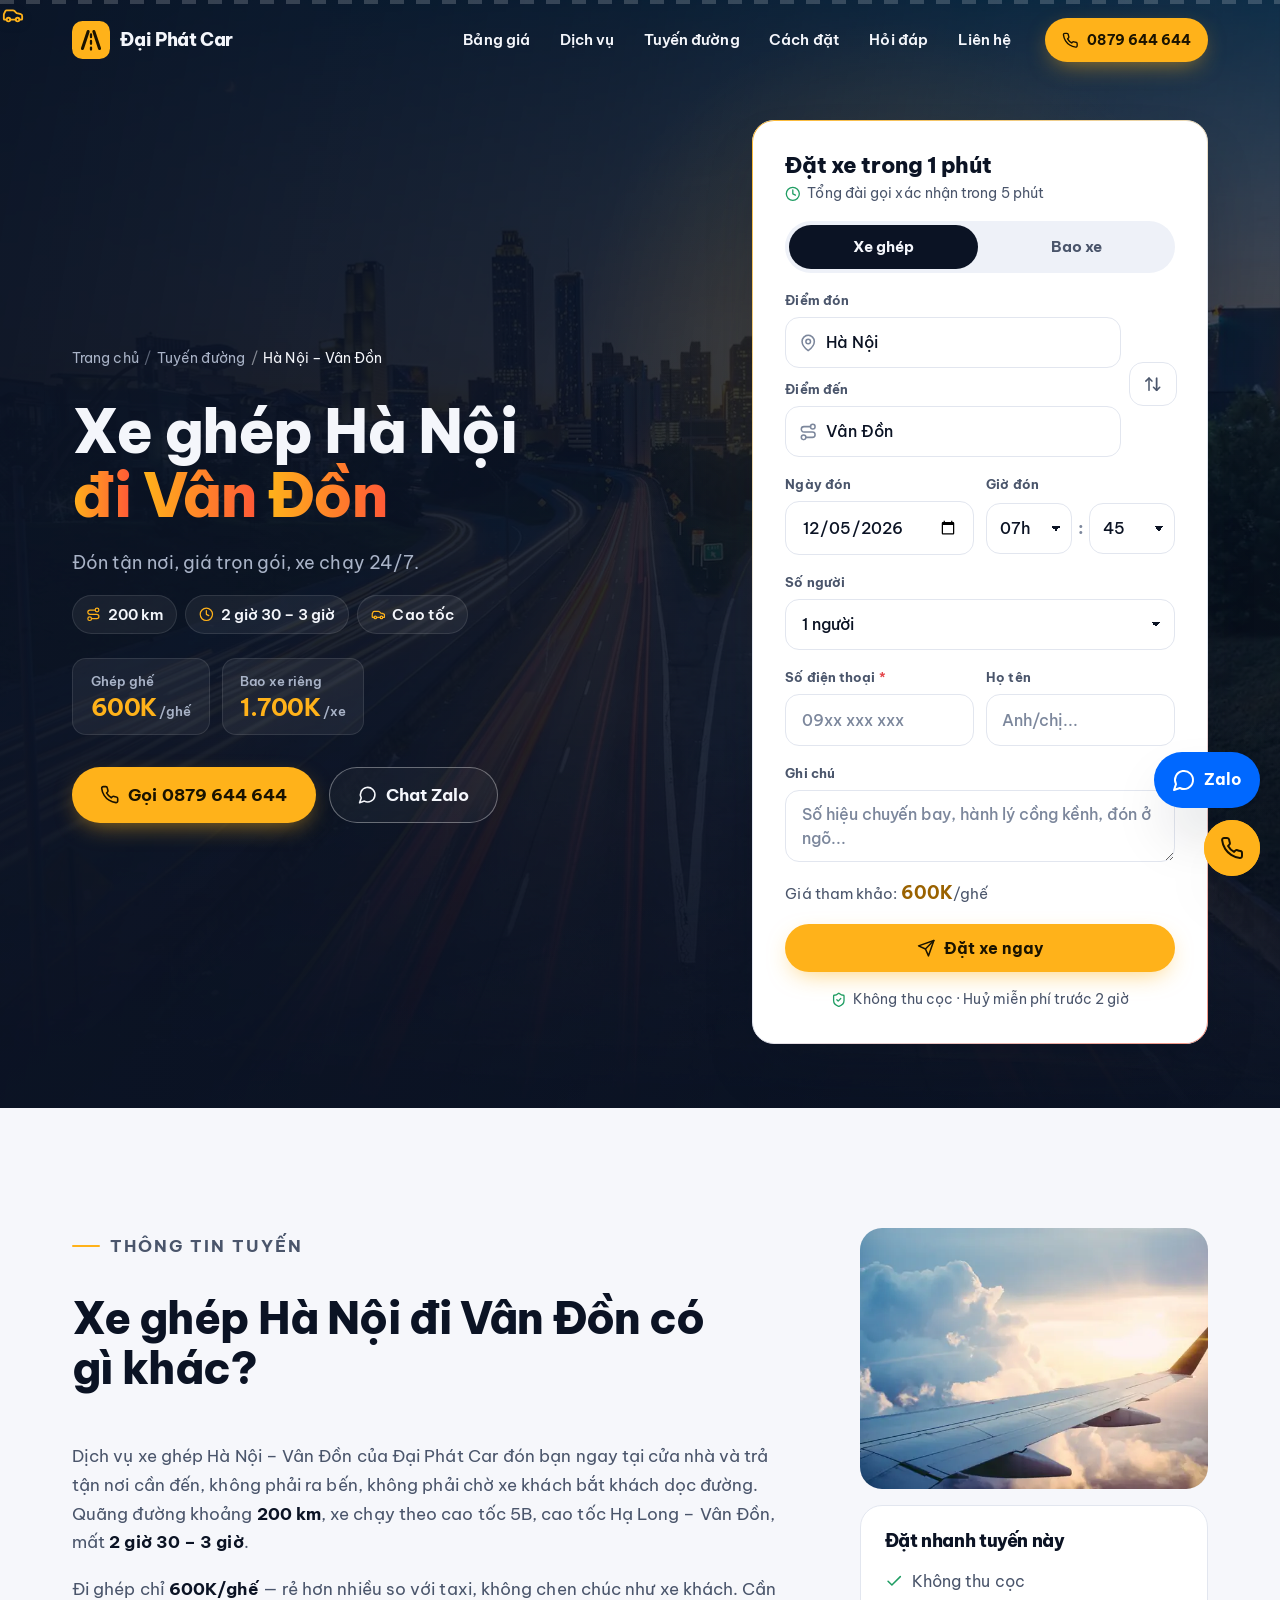
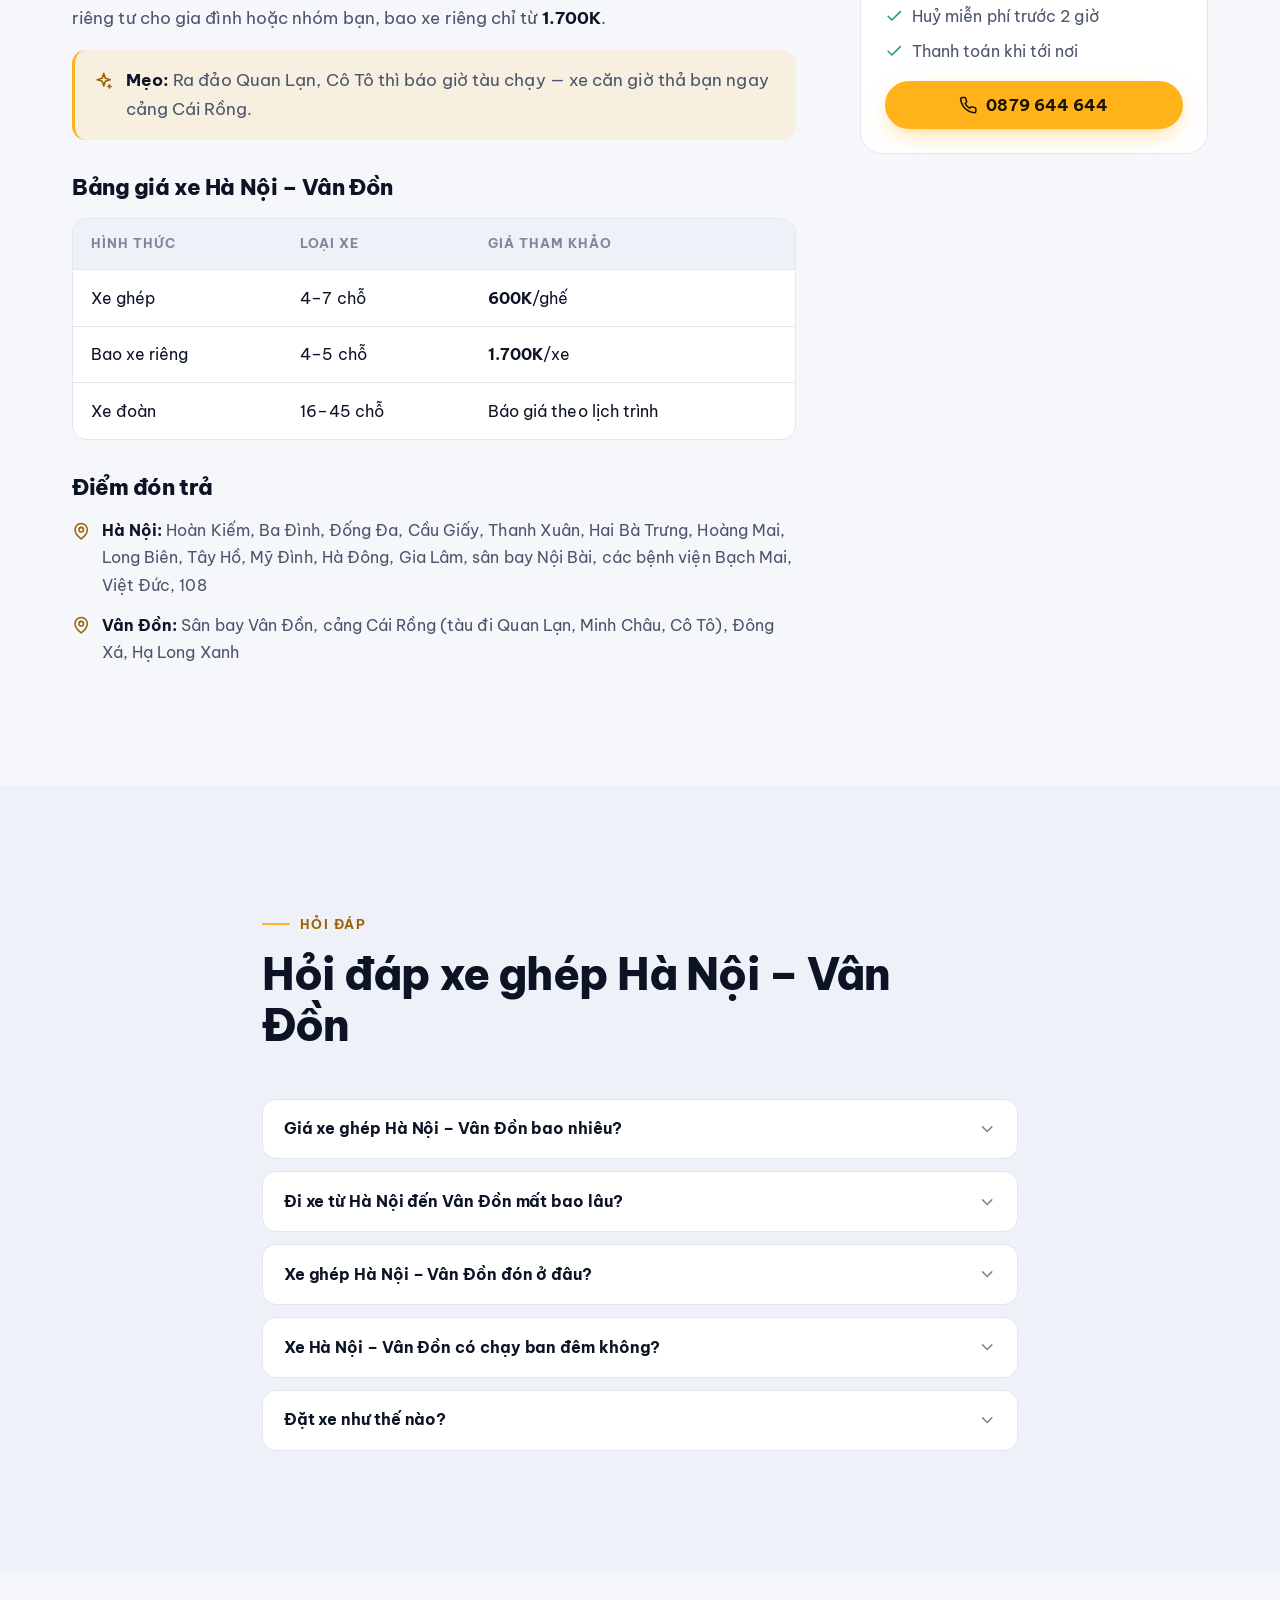
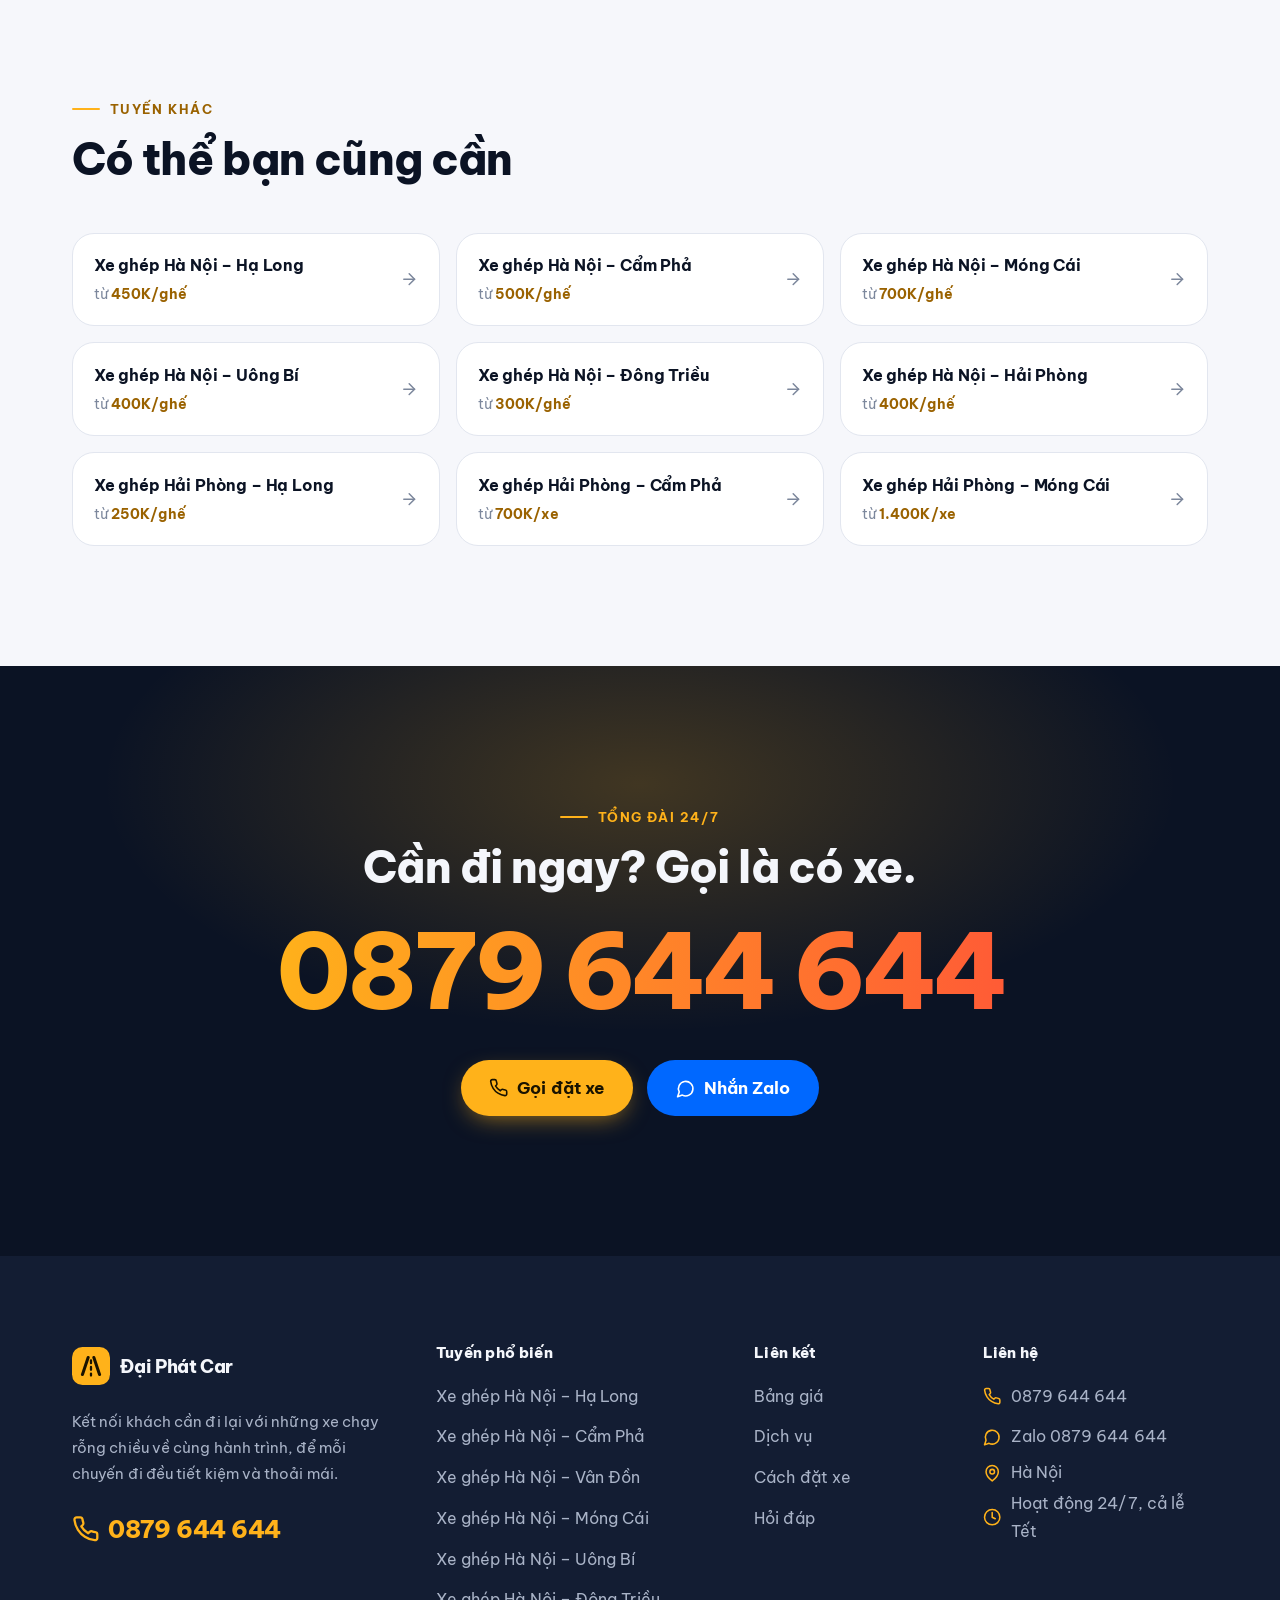
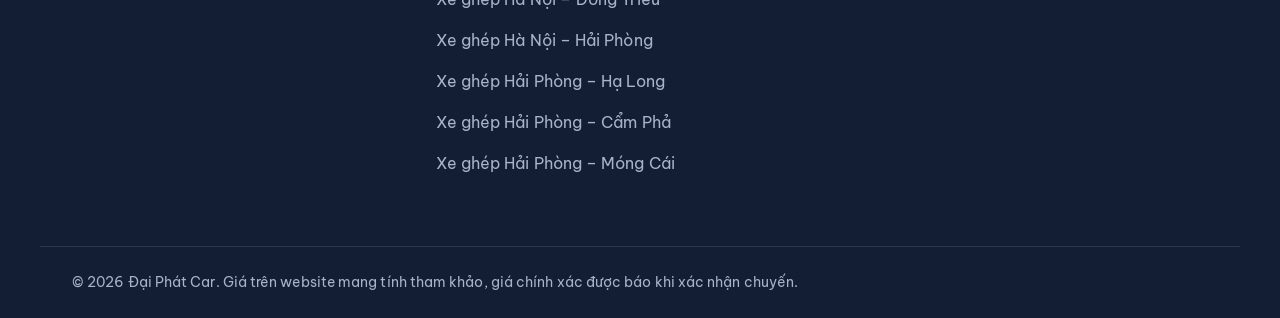
<file: tuyen/xe-ghep-ha-noi-van-don.html>
<!doctype html>
<html lang="vi" class="no-js">
<head>
<!-- Google tag (gtag.js) -->
<script async src="https://www.googletagmanager.com/gtag/js?id=AW-18516548044"></script>
<script>
 window.dataLayer = window.dataLayer || [];
 function gtag(){dataLayer.push(arguments);}
 gtag('js', new Date());
 gtag('config', 'AW-18516548044');
</script>
<meta charset="utf-8">
<script>document.documentElement.className="js"</script>
<meta name="viewport" content="width=device-width, initial-scale=1, viewport-fit=cover">
<title>Xe Ghép Hà Nội – Vân Đồn Giá Từ 600K, Đón Tận Nơi 24/7 | Đại Phát Car</title>
<meta name="description" content="Xe ghép Hà Nội đi Vân Đồn chỉ 600K/ghế, bao xe từ 1.700K. 200 km, 2 giờ 30 – 3 giờ. Đón trả tận nơi, giá trọn gói, chạy 24/7. Gọi 0879 644 644.">
<link rel="canonical" href="https://xequangninhvip.pro.vn/tuyen/xe-ghep-ha-noi-van-don.html">
<meta name="robots" content="index, follow, max-image-preview:large, max-snippet:-1">
<meta name="theme-color" content="#0B1324">
<meta name="format-detection" content="telephone=no">
<meta name="geo.region" content="VN-HN">
<meta name="geo.placename" content="Hà Nội">
<meta name="geo.position" content="21.0278;105.8342">
<meta name="ICBM" content="21.0278, 105.8342">
<meta property="og:type" content="website">
<meta property="og:locale" content="vi_VN">
<meta property="og:site_name" content="Đại Phát Car">
<meta property="og:title" content="Xe Ghép Hà Nội – Vân Đồn Giá Từ 600K, Đón Tận Nơi 24/7 | Đại Phát Car">
<meta property="og:description" content="Xe ghép Hà Nội đi Vân Đồn chỉ 600K/ghế, bao xe từ 1.700K. 200 km, 2 giờ 30 – 3 giờ. Đón trả tận nơi, giá trọn gói, chạy 24/7. Gọi 0879 644 644.">
<meta property="og:url" content="https://xequangninhvip.pro.vn/tuyen/xe-ghep-ha-noi-van-don.html">
<meta property="og:image" content="https://xequangninhvip.pro.vn/assets/img/og-cover.jpg">
<meta property="og:image:width" content="1200">
<meta property="og:image:height" content="630">
<meta name="twitter:card" content="summary_large_image">
<meta name="twitter:title" content="Xe Ghép Hà Nội – Vân Đồn Giá Từ 600K, Đón Tận Nơi 24/7 | Đại Phát Car">
<meta name="twitter:description" content="Xe ghép Hà Nội đi Vân Đồn chỉ 600K/ghế, bao xe từ 1.700K. 200 km, 2 giờ 30 – 3 giờ. Đón trả tận nơi, giá trọn gói, chạy 24/7. Gọi 0879 644 644.">
<meta name="twitter:image" content="https://xequangninhvip.pro.vn/assets/img/og-cover.jpg">
<link rel="icon" href="../favicon.svg" type="image/svg+xml">
<link rel="apple-touch-icon" href="../assets/img/apple-touch-icon.png">
<link rel="manifest" href="../site.webmanifest">
<link rel="preconnect" href="https://fonts.googleapis.com">
<link rel="preconnect" href="https://fonts.gstatic.com" crossorigin>
<link rel="stylesheet" href="https://fonts.googleapis.com/css2?family=Be+Vietnam+Pro:wght@400;500;600;700;800&amp;display=swap">
<link rel="preload" as="image" href="../assets/img/hero-cao-toc-dem-1920.webp" imagesrcset="../assets/img/hero-cao-toc-dem-960.webp 960w, ../assets/img/hero-cao-toc-dem-1920.webp 1920w" imagesizes="100vw" fetchpriority="high">
<link rel="stylesheet" href="../assets/css/styles.css">
<script type="application/ld+json">{"@context":"https://schema.org","@type":"Service","serviceType":"Xe ghép, bao xe liên tỉnh","name":"Xe ghép Hà Nội – Vân Đồn","description":"Xe ghép Hà Nội đi Vân Đồn chỉ 600K/ghế, bao xe từ 1.700K. 200 km, 2 giờ 30 – 3 giờ. Đón trả tận nơi, giá trọn gói, chạy 24/7. Gọi 0879 644 644.","url":"https://xequangninhvip.pro.vn/tuyen/xe-ghep-ha-noi-van-don.html","provider":{"@id":"https://xequangninhvip.pro.vn/#business","@type":"LocalBusiness","name":"Đại Phát Car","telephone":"+84879644644"},"areaServed":["Hà Nội","Vân Đồn"],"offers":{"@type":"AggregateOffer","priceCurrency":"VND","lowPrice":600000,"highPrice":1700000,"offerCount":2}}</script><script type="application/ld+json">{"@context":"https://schema.org","@type":"BreadcrumbList","itemListElement":[{"@type":"ListItem","position":1,"name":"Trang chủ","item":"https://xequangninhvip.pro.vn/"},{"@type":"ListItem","position":2,"name":"Tuyến đường","item":"https://xequangninhvip.pro.vn/#tuyen-duong"},{"@type":"ListItem","position":3,"name":"Xe ghép Hà Nội – Vân Đồn","item":"https://xequangninhvip.pro.vn/tuyen/xe-ghep-ha-noi-van-don.html"}]}</script><script type="application/ld+json">{"@context":"https://schema.org","@type":"FAQPage","mainEntity":[{"@type":"Question","name":"Giá xe ghép Hà Nội – Vân Đồn bao nhiêu?","acceptedAnswer":{"@type":"Answer","text":"Xe ghép Hà Nội – Vân Đồn: ghép ghế 600K/ghế; bao xe riêng 1.700K. Giá trọn gói đã gồm xăng xe, lái xe và vé cao tốc, được chốt khi tổng đài xác nhận."}},{"@type":"Question","name":"Đi xe từ Hà Nội đến Vân Đồn mất bao lâu?","acceptedAnswer":{"@type":"Answer","text":"Quãng đường khoảng 200 km, xe đi mất 2 giờ 30 – 3 giờ theo cao tốc 5B, cao tốc Hạ Long – Vân Đồn, tuỳ tình trạng giao thông."}},{"@type":"Question","name":"Xe ghép Hà Nội – Vân Đồn đón ở đâu?","acceptedAnswer":{"@type":"Answer","text":"Xe đón trả tận nơi tại Hoàn Kiếm, Ba Đình, Đống Đa, Cầu Giấy, Thanh Xuân, Hai Bà Trưng, Hoàng Mai, Long Biên, Tây Hồ, Mỹ Đình, Hà Đông, Gia Lâm, sân bay Nội Bài, các bệnh viện Bạch Mai, Việt Đức, 108 và Sân bay Vân Đồn, cảng Cái Rồng (tàu đi Quan Lạn, Minh Châu, Cô Tô), Đông Xá, Hạ Long Xanh. Điểm xa trung tâm vui lòng báo khi đặt."}},{"@type":"Question","name":"Xe Hà Nội – Vân Đồn có chạy ban đêm không?","acceptedAnswer":{"@type":"Answer","text":"Có. Xe chạy liên tục 24/7, kể cả chuyến đêm và ngày lễ Tết. Chuyến sau 22h nên đặt trước để được xếp xe."}},{"@type":"Question","name":"Đặt xe như thế nào?","acceptedAnswer":{"@type":"Answer","text":"Điền form trên trang, gọi 0879 644 644 hoặc nhắn Zalo. Tổng đài gọi lại xác nhận trong 5 phút."}}]}</script>
</head>
<body class="page-route">
<a class="skip-link" href="#noi-dung">Bỏ qua tới nội dung</a>
<div class="road-progress" aria-hidden="true"><span class="road-progress__bar"></span><span class="road-progress__car"><svg class="ico" viewBox="0 0 24 24" fill="none" stroke="currentColor" stroke-width="2" stroke-linecap="round" stroke-linejoin="round" aria-hidden="true"><path d="M19 17h2c.6 0 1-.4 1-1v-3c0-.9-.7-1.7-1.5-1.9C18.7 10.6 16 10 16 10s-1.3-1.4-2.2-2.3c-.5-.4-1.1-.7-1.8-.7H5c-.6 0-1.1.4-1.4.9l-1.4 2.9A3.7 3.7 0 0 0 2 12v4c0 .6.4 1 1 1h2"/><circle cx="7" cy="17" r="2"/><path d="M9 17h6"/><circle cx="17" cy="17" r="2"/></svg></span></div>
<header class="site-header" data-header>
  <div class="container header-inner">
    <a class="brand" href="../index.html" aria-label="Đại Phát Car – Trang chủ"><svg class="logo-mark" viewBox="0 0 40 40" aria-hidden="true"><rect width="40" height="40" rx="11" class="logo-bg"/><path d="M11 29 17 11M29 29 23 11" class="logo-road"/><path d="M20 14v3M20 21v3M20 28v2" class="logo-lane"/></svg><span>Đại Phát Car</span></a>
    <nav class="nav" id="site-nav" aria-label="Điều hướng chính"><ul><li><a href="../index.html#bang-gia">Bảng giá</a></li><li><a href="../index.html#dich-vu">Dịch vụ</a></li><li><a href="../index.html#tuyen-duong">Tuyến đường</a></li><li><a href="../index.html#quy-trinh">Cách đặt</a></li><li><a href="../index.html#hoi-dap">Hỏi đáp</a></li><li><a href="../index.html#lien-he">Liên hệ</a></li></ul></nav>
    <a class="btn btn-primary btn-sm header-call" href="tel:+84879644644" data-magnet><svg class="ico" viewBox="0 0 24 24" fill="none" stroke="currentColor" stroke-width="2" stroke-linecap="round" stroke-linejoin="round" aria-hidden="true"><path d="M22 16.92v3a2 2 0 0 1-2.18 2 19.79 19.79 0 0 1-8.63-3.07 19.5 19.5 0 0 1-6-6 19.79 19.79 0 0 1-3.07-8.67A2 2 0 0 1 4.11 2h3a2 2 0 0 1 2 1.72c.13.96.36 1.9.7 2.81a2 2 0 0 1-.45 2.11L8.09 9.91a16 16 0 0 0 6 6l1.27-1.27a2 2 0 0 1 2.11-.45c.91.34 1.85.57 2.81.7A2 2 0 0 1 22 16.92z"/></svg><span>0879 644 644</span></a>
    <button class="nav-toggle" type="button" aria-expanded="false" aria-controls="site-nav" aria-label="Mở menu"><svg class="ico ico-open" viewBox="0 0 24 24" fill="none" stroke="currentColor" stroke-width="2" stroke-linecap="round" stroke-linejoin="round" aria-hidden="true"><path d="M4 6h16M4 12h16M4 18h16"/></svg><svg class="ico ico-close" viewBox="0 0 24 24" fill="none" stroke="currentColor" stroke-width="2" stroke-linecap="round" stroke-linejoin="round" aria-hidden="true"><path d="M18 6 6 18M6 6l12 12"/></svg></button>
  </div>
</header>
<main id="noi-dung">
<section class="hero hero--route" aria-labelledby="hero-title">
  <div class="hero__media" aria-hidden="false">
    <img class="hero__img" data-parallax src="../assets/img/hero-cao-toc-dem-1920.webp"
      srcset="../assets/img/hero-cao-toc-dem-960.webp 960w, ../assets/img/hero-cao-toc-dem-1920.webp 1920w"
      sizes="100vw" width="1920" height="1239" alt="Xe ghép Hà Nội đi Vân Đồn trên cao tốc" fetchpriority="high" decoding="async">
    <div class="hero__shade"></div>
    <div class="streaks" aria-hidden="true"><span class="streak" style="--s:0"></span><span class="streak" style="--s:1"></span><span class="streak" style="--s:2"></span><span class="streak" style="--s:3"></span><span class="streak" style="--s:4"></span><span class="streak" style="--s:5"></span><span class="streak" style="--s:6"></span></div>
    <div class="hero__spot" aria-hidden="true"></div>
  </div>
  <div class="container hero-grid">
    <div class="hero__copy">
      <nav class="crumbs" aria-label="Breadcrumb" data-anim style="--d:0"><ol>
        <li><a href="../index.html">Trang chủ</a></li><li><a href="../index.html#tuyen-duong">Tuyến đường</a></li>
        <li aria-current="page">Hà Nội – Vân Đồn</li></ol></nav>
      <h1 class="h1 h1--route" id="hero-title"><span class="h1-word"><span style="--i:0">Xe</span></span> <span class="h1-word"><span style="--i:1">ghép</span></span> <span class="h1-word"><span style="--i:2">Hà</span></span> <span class="h1-word"><span style="--i:3">Nội</span></span><br> <span class="nowrap"><span class="h1-word h1-word--hl"><span style="--i:4">đi</span></span> <span class="h1-word h1-word--hl"><span style="--i:5">Vân</span></span> <span class="h1-word h1-word--hl"><span style="--i:6">Đồn</span></span></span></h1>
      <p class="hero__lead" data-anim style="--d:5">Đón tận nơi, giá trọn gói, xe chạy 24/7.</p>
      <ul class="route-meta" data-anim style="--d:6">
        <li><svg class="ico" viewBox="0 0 24 24" fill="none" stroke="currentColor" stroke-width="2" stroke-linecap="round" stroke-linejoin="round" aria-hidden="true"><circle cx="6" cy="19" r="3"/><path d="M9 19h8.5a3.5 3.5 0 0 0 0-7h-11a3.5 3.5 0 0 1 0-7H15"/><circle cx="18" cy="5" r="3"/></svg>200 km</li><li><svg class="ico" viewBox="0 0 24 24" fill="none" stroke="currentColor" stroke-width="2" stroke-linecap="round" stroke-linejoin="round" aria-hidden="true"><circle cx="12" cy="12" r="10"/><path d="M12 6v6l4 2"/></svg>2 giờ 30 – 3 giờ</li><li><svg class="ico" viewBox="0 0 24 24" fill="none" stroke="currentColor" stroke-width="2" stroke-linecap="round" stroke-linejoin="round" aria-hidden="true"><path d="M19 17h2c.6 0 1-.4 1-1v-3c0-.9-.7-1.7-1.5-1.9C18.7 10.6 16 10 16 10s-1.3-1.4-2.2-2.3c-.5-.4-1.1-.7-1.8-.7H5c-.6 0-1.1.4-1.4.9l-1.4 2.9A3.7 3.7 0 0 0 2 12v4c0 .6.4 1 1 1h2"/><circle cx="7" cy="17" r="2"/><path d="M9 17h6"/><circle cx="17" cy="17" r="2"/></svg>Cao tốc</li></ul>
      <ul class="price-chips" data-anim style="--d:7"><li><span>Ghép ghế</span><b>600K<small>/ghế</small></b></li><li><span>Bao xe riêng</span><b>1.700K<small>/xe</small></b></li></ul>
      <div class="hero__ctas" data-anim style="--d:9">
        <a class="btn btn-primary btn-lg" href="tel:+84879644644" data-magnet><svg class="ico" viewBox="0 0 24 24" fill="none" stroke="currentColor" stroke-width="2" stroke-linecap="round" stroke-linejoin="round" aria-hidden="true"><path d="M22 16.92v3a2 2 0 0 1-2.18 2 19.79 19.79 0 0 1-8.63-3.07 19.5 19.5 0 0 1-6-6 19.79 19.79 0 0 1-3.07-8.67A2 2 0 0 1 4.11 2h3a2 2 0 0 1 2 1.72c.13.96.36 1.9.7 2.81a2 2 0 0 1-.45 2.11L8.09 9.91a16 16 0 0 0 6 6l1.27-1.27a2 2 0 0 1 2.11-.45c.91.34 1.85.57 2.81.7A2 2 0 0 1 22 16.92z"/></svg><span>Gọi 0879 644 644</span></a>
        <a class="btn btn-ghost btn-lg" href="https://zalo.me/0879644644" target="_blank" rel="noopener"><svg class="ico" viewBox="0 0 24 24" fill="none" stroke="currentColor" stroke-width="2" stroke-linecap="round" stroke-linejoin="round" aria-hidden="true"><path d="M7.9 20A9 9 0 1 0 4 16.1L2 22z"/></svg><span>Chat Zalo</span></a>
      </div>
    </div>
    <div class="hero__form" id="dat-xe" data-anim style="--d:4"><form class="booking card" id="booking-form" novalidate aria-labelledby="booking-title">
  <div class="booking__head">
    <h2 class="booking__title" id="booking-title">Đặt xe trong 1 phút</h2>
    <p class="booking__sub"><svg class="ico" viewBox="0 0 24 24" fill="none" stroke="currentColor" stroke-width="2" stroke-linecap="round" stroke-linejoin="round" aria-hidden="true"><circle cx="12" cy="12" r="10"/><path d="M12 6v6l4 2"/></svg> Tổng đài gọi xác nhận trong 5 phút</p>
  </div>
  <fieldset class="seg" aria-label="Hình thức đi"><label class="seg__opt"><input type="radio" name="loai" value="Xe ghép" checked><span>Xe ghép</span></label><label class="seg__opt"><input type="radio" name="loai" value="Bao xe"><span>Bao xe</span></label></fieldset>
  <div class="route-fields">
    <div class="field"><label for="f-from">Điểm đón</label>
      <div class="field__icon"><svg class="ico" viewBox="0 0 24 24" fill="none" stroke="currentColor" stroke-width="2" stroke-linecap="round" stroke-linejoin="round" aria-hidden="true"><path d="M20 10c0 6-8 12-8 12s-8-6-8-12a8 8 0 0 1 16 0Z"/><circle cx="12" cy="10" r="3"/></svg><input id="f-from" name="diem_don" list="dl-places" placeholder="VD: Cầu Giấy, Hà Nội" value="Hà Nội" required autocomplete="address-level2"></div></div>
    <button class="swap" type="button" data-swap aria-label="Đổi chiều điểm đón và điểm đến"><svg class="ico" viewBox="0 0 24 24" fill="none" stroke="currentColor" stroke-width="2" stroke-linecap="round" stroke-linejoin="round" aria-hidden="true"><path d="m16 3 4 4-4 4"/><path d="M20 7H4"/><path d="m8 21-4-4 4-4"/><path d="M4 17h16"/></svg></button>
    <div class="field"><label for="f-to">Điểm đến</label>
      <div class="field__icon"><svg class="ico" viewBox="0 0 24 24" fill="none" stroke="currentColor" stroke-width="2" stroke-linecap="round" stroke-linejoin="round" aria-hidden="true"><circle cx="6" cy="19" r="3"/><path d="M9 19h8.5a3.5 3.5 0 0 0 0-7h-11a3.5 3.5 0 0 1 0-7H15"/><circle cx="18" cy="5" r="3"/></svg><input id="f-to" name="diem_den" list="dl-places" placeholder="VD: Bãi Cháy, Hạ Long" value="Vân Đồn" required></div></div>
  </div>
  <datalist id="dl-places"><option value="Cẩm Phả"><option value="Hà Nội"><option value="Hạ Long"><option value="Hải Phòng"><option value="Móng Cái"><option value="Uông Bí"><option value="Vân Đồn"><option value="Đông Triều"></datalist>
  <div class="grid-2">
    <div class="field"><label for="f-date">Ngày đón</label>
      <input id="f-date" name="ngay_don" type="date" required></div>
    <div class="field"><label for="f-hour">Giờ đón</label>
      <div class="time-pick">
        <select id="f-hour" name="gio" aria-label="Giờ"><option value="00">00h</option><option value="01">01h</option><option value="02">02h</option><option value="03">03h</option><option value="04">04h</option><option value="05">05h</option><option value="06">06h</option><option value="07">07h</option><option value="08">08h</option><option value="09">09h</option><option value="10">10h</option><option value="11">11h</option><option value="12">12h</option><option value="13">13h</option><option value="14">14h</option><option value="15">15h</option><option value="16">16h</option><option value="17">17h</option><option value="18">18h</option><option value="19">19h</option><option value="20">20h</option><option value="21">21h</option><option value="22">22h</option><option value="23">23h</option></select><span aria-hidden="true">:</span>
        <select id="f-min" name="phut" aria-label="Phút"><option value="00">00</option><option value="05">05</option><option value="10">10</option><option value="15">15</option><option value="20">20</option><option value="25">25</option><option value="30">30</option><option value="35">35</option><option value="40">40</option><option value="45">45</option><option value="50">50</option><option value="55">55</option></select></div></div>
  </div>
  <div class="grid-2">
    <div class="field"><label for="f-seats" data-seat-label>Số người</label>
      <select id="f-seats" name="so_nguoi"><option value="1">1 người</option><option value="2">2 người</option><option value="3">3 người</option><option value="4">4 người</option><option value="5">5 người</option><option value="6">6 người</option><option value="7">7 người</option></select></div>
    <div class="field field--car" data-car-field hidden><label for="f-car">Loại xe</label>
      <select id="f-car" name="loai_xe"><option>Xe 4–5 chỗ</option><option>Xe 7 chỗ</option><option>Xe 16 chỗ</option><option>Xe 29 chỗ</option><option>Xe 45 chỗ</option></select></div>
  </div>
  <div class="grid-2">
    <div class="field"><label for="f-phone">Số điện thoại <abbr title="bắt buộc">*</abbr></label>
      <input id="f-phone" name="sdt" type="tel" inputmode="tel" placeholder="09xx xxx xxx" required autocomplete="tel"></div>
    <div class="field"><label for="f-name">Họ tên</label>
      <input id="f-name" name="ho_ten" placeholder="Anh/chị..." autocomplete="name"></div>
  </div>
  <div class="field"><label for="f-note">Ghi chú</label>
    <textarea id="f-note" name="ghi_chu" rows="2" placeholder="Số hiệu chuyến bay, hành lý cồng kềnh, đón ở ngõ..."></textarea></div>
  <input class="hp" name="website" tabindex="-1" autocomplete="off" aria-hidden="true">
  <p class="estimate" data-estimate aria-live="polite"></p>
  <p class="form-error" data-form-error role="alert"></p>
  <button class="btn btn-primary btn-block" type="submit"><svg class="ico" viewBox="0 0 24 24" fill="none" stroke="currentColor" stroke-width="2" stroke-linecap="round" stroke-linejoin="round" aria-hidden="true"><path d="m22 2-7 20-4-9-9-4Z"/><path d="M22 2 11 13"/></svg><span>Đặt xe ngay</span></button>
  <p class="booking__foot"><svg class="ico" viewBox="0 0 24 24" fill="none" stroke="currentColor" stroke-width="2" stroke-linecap="round" stroke-linejoin="round" aria-hidden="true"><path d="M20 13c0 5-3.5 7.5-7.66 8.95a1 1 0 0 1-.67-.01C7.5 20.5 4 18 4 13V6a1 1 0 0 1 1-1c2 0 4.5-1.2 6.24-2.72a1.17 1.17 0 0 1 1.52 0C14.51 3.81 17 5 19 5a1 1 0 0 1 1 1z"/><path d="m9 12 2 2 4-4"/></svg> Không thu cọc · Huỷ miễn phí trước 2 giờ</p>
</form></div>
  </div>
</section>

<section class="section" aria-labelledby="about-title">
  <div class="container article-grid">
    <article class="prose">
      <p class="eyebrow" data-reveal>Thông tin tuyến</p>
      <h2 class="h2" id="about-title" data-float>Xe ghép Hà Nội đi Vân Đồn có gì khác?</h2>
      <p data-reveal>Dịch vụ xe ghép Hà Nội – Vân Đồn của Đại Phát Car đón bạn ngay tại cửa nhà và trả tận nơi cần đến,
        không phải ra bến, không phải chờ xe khách bắt khách dọc đường. Quãng đường khoảng <strong>200 km</strong>,
        xe chạy theo cao tốc 5B, cao tốc Hạ Long – Vân Đồn, mất <strong>2 giờ 30 – 3 giờ</strong>.</p>
      <p data-reveal>Đi ghép chỉ <strong>600K/ghế</strong> — rẻ hơn nhiều so với taxi, không chen chúc như xe khách. Cần riêng tư cho gia đình hoặc nhóm bạn, bao xe riêng chỉ từ <strong>1.700K</strong>.</p>
      <p class="tip" data-reveal><svg class="ico" viewBox="0 0 24 24" fill="none" stroke="currentColor" stroke-width="2" stroke-linecap="round" stroke-linejoin="round" aria-hidden="true"><path d="M12 3l1.9 5.8L20 10.7l-6.1 1.9L12 18.4l-1.9-5.8L4 10.7l6.1-1.9z"/><path d="M19 17v4M17 19h4"/></svg><span><strong>Mẹo:</strong> Ra đảo Quan Lạn, Cô Tô thì báo giờ tàu chạy — xe căn giờ thả bạn ngay cảng Cái Rồng.</span></p>
      <h3 data-reveal>Bảng giá xe Hà Nội – Vân Đồn</h3>
      <div class="table-wrap" data-reveal><table class="price-table">
        <thead><tr><th scope="col">Hình thức</th><th scope="col">Loại xe</th><th scope="col">Giá tham khảo</th></tr></thead>
        <tbody>
          <tr><td>Xe ghép</td><td>4–7 chỗ</td><td><b>600K</b>/ghế</td></tr><tr><td>Bao xe riêng</td><td>4–5 chỗ</td><td><b>1.700K</b>/xe</td></tr>
          <tr><td>Xe đoàn</td><td>16–45 chỗ</td><td>Báo giá theo lịch trình</td></tr>
        </tbody></table></div>
      <h3 data-reveal>Điểm đón trả</h3>
      <ul class="areas" data-reveal>
        <li><svg class="ico" viewBox="0 0 24 24" fill="none" stroke="currentColor" stroke-width="2" stroke-linecap="round" stroke-linejoin="round" aria-hidden="true"><path d="M20 10c0 6-8 12-8 12s-8-6-8-12a8 8 0 0 1 16 0Z"/><circle cx="12" cy="10" r="3"/></svg><div><b>Hà Nội:</b> Hoàn Kiếm, Ba Đình, Đống Đa, Cầu Giấy, Thanh Xuân, Hai Bà Trưng, Hoàng Mai, Long Biên, Tây Hồ, Mỹ Đình, Hà Đông, Gia Lâm, sân bay Nội Bài, các bệnh viện Bạch Mai, Việt Đức, 108</div></li>
        <li><svg class="ico" viewBox="0 0 24 24" fill="none" stroke="currentColor" stroke-width="2" stroke-linecap="round" stroke-linejoin="round" aria-hidden="true"><path d="M20 10c0 6-8 12-8 12s-8-6-8-12a8 8 0 0 1 16 0Z"/><circle cx="12" cy="10" r="3"/></svg><div><b>Vân Đồn:</b> Sân bay Vân Đồn, cảng Cái Rồng (tàu đi Quan Lạn, Minh Châu, Cô Tô), Đông Xá, Hạ Long Xanh</div></li></ul>
    </article>
    <aside class="article-aside" data-reveal>
      <img class="aside-img" src="../assets/img/san-bay-noi-bai-1200.webp" srcset="../assets/img/san-bay-noi-bai-640.webp 640w, ../assets/img/san-bay-noi-bai-1200.webp 1200w" sizes="(max-width: 1024px) 100vw, 40vw" width="1200" height="800" alt="Xe phục vụ tuyến Hà Nội – Vân Đồn" loading="lazy" decoding="async">
      <div class="aside-card card">
        <h3>Đặt nhanh tuyến này</h3>
        <ul class="aside-list"><li><svg class="ico" viewBox="0 0 24 24" fill="none" stroke="currentColor" stroke-width="2" stroke-linecap="round" stroke-linejoin="round" aria-hidden="true"><path d="M20 6 9 17l-5-5"/></svg>Không thu cọc</li><li><svg class="ico" viewBox="0 0 24 24" fill="none" stroke="currentColor" stroke-width="2" stroke-linecap="round" stroke-linejoin="round" aria-hidden="true"><path d="M20 6 9 17l-5-5"/></svg>Huỷ miễn phí trước 2 giờ</li><li><svg class="ico" viewBox="0 0 24 24" fill="none" stroke="currentColor" stroke-width="2" stroke-linecap="round" stroke-linejoin="round" aria-hidden="true"><path d="M20 6 9 17l-5-5"/></svg>Thanh toán khi tới nơi</li></ul>
        <a class="btn btn-primary btn-block" href="tel:+84879644644"><svg class="ico" viewBox="0 0 24 24" fill="none" stroke="currentColor" stroke-width="2" stroke-linecap="round" stroke-linejoin="round" aria-hidden="true"><path d="M22 16.92v3a2 2 0 0 1-2.18 2 19.79 19.79 0 0 1-8.63-3.07 19.5 19.5 0 0 1-6-6 19.79 19.79 0 0 1-3.07-8.67A2 2 0 0 1 4.11 2h3a2 2 0 0 1 2 1.72c.13.96.36 1.9.7 2.81a2 2 0 0 1-.45 2.11L8.09 9.91a16 16 0 0 0 6 6l1.27-1.27a2 2 0 0 1 2.11-.45c.91.34 1.85.57 2.81.7A2 2 0 0 1 22 16.92z"/></svg><span>0879 644 644</span></a>
      </div>
    </aside>
  </div>
</section>

<section class="section section--alt" id="hoi-dap" aria-labelledby="faq-title">
  <div class="container container--narrow">
    <p class="eyebrow" data-reveal>Hỏi đáp</p>
    <h2 class="h2" id="faq-title" data-float>Hỏi đáp xe ghép Hà Nội – Vân Đồn</h2>
    <div class="faq"><details class="faq__item" data-reveal><summary><h3>Giá xe ghép Hà Nội – Vân Đồn bao nhiêu?</h3><svg class="ico" viewBox="0 0 24 24" fill="none" stroke="currentColor" stroke-width="2" stroke-linecap="round" stroke-linejoin="round" aria-hidden="true"><path d="m6 9 6 6 6-6"/></svg></summary><div class="faq__a"><p>Xe ghép Hà Nội – Vân Đồn: ghép ghế 600K/ghế; bao xe riêng 1.700K. Giá trọn gói đã gồm xăng xe, lái xe và vé cao tốc, được chốt khi tổng đài xác nhận.</p></div></details><details class="faq__item" data-reveal><summary><h3>Đi xe từ Hà Nội đến Vân Đồn mất bao lâu?</h3><svg class="ico" viewBox="0 0 24 24" fill="none" stroke="currentColor" stroke-width="2" stroke-linecap="round" stroke-linejoin="round" aria-hidden="true"><path d="m6 9 6 6 6-6"/></svg></summary><div class="faq__a"><p>Quãng đường khoảng 200 km, xe đi mất 2 giờ 30 – 3 giờ theo cao tốc 5B, cao tốc Hạ Long – Vân Đồn, tuỳ tình trạng giao thông.</p></div></details><details class="faq__item" data-reveal><summary><h3>Xe ghép Hà Nội – Vân Đồn đón ở đâu?</h3><svg class="ico" viewBox="0 0 24 24" fill="none" stroke="currentColor" stroke-width="2" stroke-linecap="round" stroke-linejoin="round" aria-hidden="true"><path d="m6 9 6 6 6-6"/></svg></summary><div class="faq__a"><p>Xe đón trả tận nơi tại Hoàn Kiếm, Ba Đình, Đống Đa, Cầu Giấy, Thanh Xuân, Hai Bà Trưng, Hoàng Mai, Long Biên, Tây Hồ, Mỹ Đình, Hà Đông, Gia Lâm, sân bay Nội Bài, các bệnh viện Bạch Mai, Việt Đức, 108 và Sân bay Vân Đồn, cảng Cái Rồng (tàu đi Quan Lạn, Minh Châu, Cô Tô), Đông Xá, Hạ Long Xanh. Điểm xa trung tâm vui lòng báo khi đặt.</p></div></details><details class="faq__item" data-reveal><summary><h3>Xe Hà Nội – Vân Đồn có chạy ban đêm không?</h3><svg class="ico" viewBox="0 0 24 24" fill="none" stroke="currentColor" stroke-width="2" stroke-linecap="round" stroke-linejoin="round" aria-hidden="true"><path d="m6 9 6 6 6-6"/></svg></summary><div class="faq__a"><p>Có. Xe chạy liên tục 24/7, kể cả chuyến đêm và ngày lễ Tết. Chuyến sau 22h nên đặt trước để được xếp xe.</p></div></details><details class="faq__item" data-reveal><summary><h3>Đặt xe như thế nào?</h3><svg class="ico" viewBox="0 0 24 24" fill="none" stroke="currentColor" stroke-width="2" stroke-linecap="round" stroke-linejoin="round" aria-hidden="true"><path d="m6 9 6 6 6-6"/></svg></summary><div class="faq__a"><p>Điền form trên trang, gọi 0879 644 644 hoặc nhắn Zalo. Tổng đài gọi lại xác nhận trong 5 phút.</p></div></details></div>
  </div>
</section>

<section class="section" aria-labelledby="other-title">
  <div class="container">
    <p class="eyebrow" data-reveal>Tuyến khác</p>
    <h2 class="h2" id="other-title" data-float>Có thể bạn cũng cần</h2>
    <ul class="route-list"><li><a class="route-link card" href="xe-ghep-ha-noi-ha-long.html"><span class="route-link__name">Xe ghép Hà Nội – Hạ Long</span><span class="route-link__meta">từ <b>450K/ghế</b></span><svg class="ico route-link__arrow" viewBox="0 0 24 24" fill="none" stroke="currentColor" stroke-width="2" stroke-linecap="round" stroke-linejoin="round" aria-hidden="true"><path d="M5 12h14"/><path d="m12 5 7 7-7 7"/></svg></a></li><li><a class="route-link card" href="xe-ghep-ha-noi-cam-pha.html"><span class="route-link__name">Xe ghép Hà Nội – Cẩm Phả</span><span class="route-link__meta">từ <b>500K/ghế</b></span><svg class="ico route-link__arrow" viewBox="0 0 24 24" fill="none" stroke="currentColor" stroke-width="2" stroke-linecap="round" stroke-linejoin="round" aria-hidden="true"><path d="M5 12h14"/><path d="m12 5 7 7-7 7"/></svg></a></li><li><a class="route-link card" href="xe-ghep-ha-noi-mong-cai.html"><span class="route-link__name">Xe ghép Hà Nội – Móng Cái</span><span class="route-link__meta">từ <b>700K/ghế</b></span><svg class="ico route-link__arrow" viewBox="0 0 24 24" fill="none" stroke="currentColor" stroke-width="2" stroke-linecap="round" stroke-linejoin="round" aria-hidden="true"><path d="M5 12h14"/><path d="m12 5 7 7-7 7"/></svg></a></li><li><a class="route-link card" href="xe-ghep-ha-noi-uong-bi.html"><span class="route-link__name">Xe ghép Hà Nội – Uông Bí</span><span class="route-link__meta">từ <b>400K/ghế</b></span><svg class="ico route-link__arrow" viewBox="0 0 24 24" fill="none" stroke="currentColor" stroke-width="2" stroke-linecap="round" stroke-linejoin="round" aria-hidden="true"><path d="M5 12h14"/><path d="m12 5 7 7-7 7"/></svg></a></li><li><a class="route-link card" href="xe-ghep-ha-noi-dong-trieu.html"><span class="route-link__name">Xe ghép Hà Nội – Đông Triều</span><span class="route-link__meta">từ <b>300K/ghế</b></span><svg class="ico route-link__arrow" viewBox="0 0 24 24" fill="none" stroke="currentColor" stroke-width="2" stroke-linecap="round" stroke-linejoin="round" aria-hidden="true"><path d="M5 12h14"/><path d="m12 5 7 7-7 7"/></svg></a></li><li><a class="route-link card" href="xe-ghep-ha-noi-hai-phong.html"><span class="route-link__name">Xe ghép Hà Nội – Hải Phòng</span><span class="route-link__meta">từ <b>400K/ghế</b></span><svg class="ico route-link__arrow" viewBox="0 0 24 24" fill="none" stroke="currentColor" stroke-width="2" stroke-linecap="round" stroke-linejoin="round" aria-hidden="true"><path d="M5 12h14"/><path d="m12 5 7 7-7 7"/></svg></a></li><li><a class="route-link card" href="xe-ghep-hai-phong-ha-long.html"><span class="route-link__name">Xe ghép Hải Phòng – Hạ Long</span><span class="route-link__meta">từ <b>250K/ghế</b></span><svg class="ico route-link__arrow" viewBox="0 0 24 24" fill="none" stroke="currentColor" stroke-width="2" stroke-linecap="round" stroke-linejoin="round" aria-hidden="true"><path d="M5 12h14"/><path d="m12 5 7 7-7 7"/></svg></a></li><li><a class="route-link card" href="xe-ghep-hai-phong-cam-pha.html"><span class="route-link__name">Xe ghép Hải Phòng – Cẩm Phả</span><span class="route-link__meta">từ <b>700K/xe</b></span><svg class="ico route-link__arrow" viewBox="0 0 24 24" fill="none" stroke="currentColor" stroke-width="2" stroke-linecap="round" stroke-linejoin="round" aria-hidden="true"><path d="M5 12h14"/><path d="m12 5 7 7-7 7"/></svg></a></li><li><a class="route-link card" href="xe-ghep-hai-phong-mong-cai.html"><span class="route-link__name">Xe ghép Hải Phòng – Móng Cái</span><span class="route-link__meta">từ <b>1.400K/xe</b></span><svg class="ico route-link__arrow" viewBox="0 0 24 24" fill="none" stroke="currentColor" stroke-width="2" stroke-linecap="round" stroke-linejoin="round" aria-hidden="true"><path d="M5 12h14"/><path d="m12 5 7 7-7 7"/></svg></a></li></ul>
  </div>
</section>
<section class="cta" aria-labelledby="cta-title">
  <div class="cta__glow" aria-hidden="true"></div>
  <div class="container cta__inner">
    <p class="eyebrow eyebrow--dark" data-reveal>Tổng đài 24/7</p>
    <h2 class="h2 h2--light" id="cta-title" data-float>Cần đi ngay? Gọi là có xe.</h2>
    <a class="cta__phone" href="tel:+84879644644" data-magnet>0879 644 644</a>
    <div class="cta__actions" data-reveal>
      <a class="btn btn-primary btn-lg" href="tel:+84879644644" data-magnet><svg class="ico" viewBox="0 0 24 24" fill="none" stroke="currentColor" stroke-width="2" stroke-linecap="round" stroke-linejoin="round" aria-hidden="true"><path d="M22 16.92v3a2 2 0 0 1-2.18 2 19.79 19.79 0 0 1-8.63-3.07 19.5 19.5 0 0 1-6-6 19.79 19.79 0 0 1-3.07-8.67A2 2 0 0 1 4.11 2h3a2 2 0 0 1 2 1.72c.13.96.36 1.9.7 2.81a2 2 0 0 1-.45 2.11L8.09 9.91a16 16 0 0 0 6 6l1.27-1.27a2 2 0 0 1 2.11-.45c.91.34 1.85.57 2.81.7A2 2 0 0 1 22 16.92z"/></svg><span>Gọi đặt xe</span></a>
      <a class="btn btn-zalo btn-lg" href="https://zalo.me/0879644644" target="_blank" rel="noopener"><svg class="ico" viewBox="0 0 24 24" fill="none" stroke="currentColor" stroke-width="2" stroke-linecap="round" stroke-linejoin="round" aria-hidden="true"><path d="M7.9 20A9 9 0 1 0 4 16.1L2 22z"/></svg><span>Nhắn Zalo</span></a>
    </div>
  </div>
</section>
</main>
<footer class="site-footer" id="lien-he">
  <div class="container footer-grid">
    <div class="footer-about">
      <a class="brand brand--light" href="../index.html"><svg class="logo-mark" viewBox="0 0 40 40" aria-hidden="true"><rect width="40" height="40" rx="11" class="logo-bg"/><path d="M11 29 17 11M29 29 23 11" class="logo-road"/><path d="M20 14v3M20 21v3M20 28v2" class="logo-lane"/></svg><span>Đại Phát Car</span></a>
      <p>Kết nối khách cần đi lại với những xe chạy rỗng chiều về cùng hành trình, để mỗi chuyến đi đều tiết kiệm và thoải mái.</p>
      <a class="footer-phone" href="tel:+84879644644"><svg class="ico" viewBox="0 0 24 24" fill="none" stroke="currentColor" stroke-width="2" stroke-linecap="round" stroke-linejoin="round" aria-hidden="true"><path d="M22 16.92v3a2 2 0 0 1-2.18 2 19.79 19.79 0 0 1-8.63-3.07 19.5 19.5 0 0 1-6-6 19.79 19.79 0 0 1-3.07-8.67A2 2 0 0 1 4.11 2h3a2 2 0 0 1 2 1.72c.13.96.36 1.9.7 2.81a2 2 0 0 1-.45 2.11L8.09 9.91a16 16 0 0 0 6 6l1.27-1.27a2 2 0 0 1 2.11-.45c.91.34 1.85.57 2.81.7A2 2 0 0 1 22 16.92z"/></svg>0879 644 644</a>
    </div>
    <nav aria-label="Tuyến xe ghép"><h3>Tuyến phổ biến</h3><ul><li><a class="link" href="../tuyen/xe-ghep-ha-noi-ha-long.html">Xe ghép Hà Nội – Hạ Long</a></li><li><a class="link" href="../tuyen/xe-ghep-ha-noi-cam-pha.html">Xe ghép Hà Nội – Cẩm Phả</a></li><li><a class="link" href="../tuyen/xe-ghep-ha-noi-van-don.html">Xe ghép Hà Nội – Vân Đồn</a></li><li><a class="link" href="../tuyen/xe-ghep-ha-noi-mong-cai.html">Xe ghép Hà Nội – Móng Cái</a></li><li><a class="link" href="../tuyen/xe-ghep-ha-noi-uong-bi.html">Xe ghép Hà Nội – Uông Bí</a></li><li><a class="link" href="../tuyen/xe-ghep-ha-noi-dong-trieu.html">Xe ghép Hà Nội – Đông Triều</a></li><li><a class="link" href="../tuyen/xe-ghep-ha-noi-hai-phong.html">Xe ghép Hà Nội – Hải Phòng</a></li><li><a class="link" href="../tuyen/xe-ghep-hai-phong-ha-long.html">Xe ghép Hải Phòng – Hạ Long</a></li><li><a class="link" href="../tuyen/xe-ghep-hai-phong-cam-pha.html">Xe ghép Hải Phòng – Cẩm Phả</a></li><li><a class="link" href="../tuyen/xe-ghep-hai-phong-mong-cai.html">Xe ghép Hải Phòng – Móng Cái</a></li></ul></nav>
    <nav aria-label="Liên kết nhanh"><h3>Liên kết</h3><ul>
      <li><a class="link" href="../index.html#bang-gia">Bảng giá</a></li><li><a class="link" href="../index.html#dich-vu">Dịch vụ</a></li>
      <li><a class="link" href="../index.html#quy-trinh">Cách đặt xe</a></li><li><a class="link" href="../index.html#hoi-dap">Hỏi đáp</a></li></ul></nav>
    <div><h3>Liên hệ</h3><ul class="contact-list">
      <li><svg class="ico" viewBox="0 0 24 24" fill="none" stroke="currentColor" stroke-width="2" stroke-linecap="round" stroke-linejoin="round" aria-hidden="true"><path d="M22 16.92v3a2 2 0 0 1-2.18 2 19.79 19.79 0 0 1-8.63-3.07 19.5 19.5 0 0 1-6-6 19.79 19.79 0 0 1-3.07-8.67A2 2 0 0 1 4.11 2h3a2 2 0 0 1 2 1.72c.13.96.36 1.9.7 2.81a2 2 0 0 1-.45 2.11L8.09 9.91a16 16 0 0 0 6 6l1.27-1.27a2 2 0 0 1 2.11-.45c.91.34 1.85.57 2.81.7A2 2 0 0 1 22 16.92z"/></svg><a class="link" href="tel:+84879644644">0879 644 644</a></li>
      <li><svg class="ico" viewBox="0 0 24 24" fill="none" stroke="currentColor" stroke-width="2" stroke-linecap="round" stroke-linejoin="round" aria-hidden="true"><path d="M7.9 20A9 9 0 1 0 4 16.1L2 22z"/></svg><a class="link" href="https://zalo.me/0879644644" target="_blank" rel="noopener">Zalo 0879 644 644</a></li>
      <li><svg class="ico" viewBox="0 0 24 24" fill="none" stroke="currentColor" stroke-width="2" stroke-linecap="round" stroke-linejoin="round" aria-hidden="true"><path d="M20 10c0 6-8 12-8 12s-8-6-8-12a8 8 0 0 1 16 0Z"/><circle cx="12" cy="10" r="3"/></svg><span>Hà Nội</span></li>
      <li><svg class="ico" viewBox="0 0 24 24" fill="none" stroke="currentColor" stroke-width="2" stroke-linecap="round" stroke-linejoin="round" aria-hidden="true"><circle cx="12" cy="12" r="10"/><path d="M12 6v6l4 2"/></svg><span>Hoạt động 24/7, cả lễ Tết</span></li></ul></div>
  </div>
  <div class="container footer-bottom">
    <p>© 2026 Đại Phát Car. Giá trên website mang tính tham khảo, giá chính xác được báo khi xác nhận chuyến.</p>
    <p class="footer-arrive" data-arrive>Tới nơi rồi! Gọi xe thôi.</p>
  </div>
</footer>
<div class="float-actions" aria-label="Liên hệ nhanh">
  <a class="fab fab--zalo" href="https://zalo.me/0879644644" target="_blank" rel="noopener" aria-label="Chat Zalo"><svg class="ico" viewBox="0 0 24 24" fill="none" stroke="currentColor" stroke-width="2" stroke-linecap="round" stroke-linejoin="round" aria-hidden="true"><path d="M7.9 20A9 9 0 1 0 4 16.1L2 22z"/></svg><span>Zalo</span></a>
  <a class="fab fab--call" href="tel:+84879644644" aria-label="Gọi 0879 644 644"><svg class="ico" viewBox="0 0 24 24" fill="none" stroke="currentColor" stroke-width="2" stroke-linecap="round" stroke-linejoin="round" aria-hidden="true"><path d="M22 16.92v3a2 2 0 0 1-2.18 2 19.79 19.79 0 0 1-8.63-3.07 19.5 19.5 0 0 1-6-6 19.79 19.79 0 0 1-3.07-8.67A2 2 0 0 1 4.11 2h3a2 2 0 0 1 2 1.72c.13.96.36 1.9.7 2.81a2 2 0 0 1-.45 2.11L8.09 9.91a16 16 0 0 0 6 6l1.27-1.27a2 2 0 0 1 2.11-.45c.91.34 1.85.57 2.81.7A2 2 0 0 1 22 16.92z"/></svg></a>
</div>
<nav class="mobile-bar" aria-label="Thao tác nhanh">
  <a href="tel:+84879644644" class="mobile-bar__call"><svg class="ico" viewBox="0 0 24 24" fill="none" stroke="currentColor" stroke-width="2" stroke-linecap="round" stroke-linejoin="round" aria-hidden="true"><path d="M22 16.92v3a2 2 0 0 1-2.18 2 19.79 19.79 0 0 1-8.63-3.07 19.5 19.5 0 0 1-6-6 19.79 19.79 0 0 1-3.07-8.67A2 2 0 0 1 4.11 2h3a2 2 0 0 1 2 1.72c.13.96.36 1.9.7 2.81a2 2 0 0 1-.45 2.11L8.09 9.91a16 16 0 0 0 6 6l1.27-1.27a2 2 0 0 1 2.11-.45c.91.34 1.85.57 2.81.7A2 2 0 0 1 22 16.92z"/></svg><span>Gọi ngay</span></a>
  <a href="https://zalo.me/0879644644" target="_blank" rel="noopener" class="mobile-bar__zalo"><svg class="ico" viewBox="0 0 24 24" fill="none" stroke="currentColor" stroke-width="2" stroke-linecap="round" stroke-linejoin="round" aria-hidden="true"><path d="M7.9 20A9 9 0 1 0 4 16.1L2 22z"/></svg><span>Zalo</span></a>
  <a href="#dat-xe" class="mobile-bar__book" data-book><svg class="ico" viewBox="0 0 24 24" fill="none" stroke="currentColor" stroke-width="2" stroke-linecap="round" stroke-linejoin="round" aria-hidden="true"><path d="M19 17h2c.6 0 1-.4 1-1v-3c0-.9-.7-1.7-1.5-1.9C18.7 10.6 16 10 16 10s-1.3-1.4-2.2-2.3c-.5-.4-1.1-.7-1.8-.7H5c-.6 0-1.1.4-1.4.9l-1.4 2.9A3.7 3.7 0 0 0 2 12v4c0 .6.4 1 1 1h2"/><circle cx="7" cy="17" r="2"/><path d="M9 17h6"/><circle cx="17" cy="17" r="2"/></svg><span>Đặt xe</span></a>
</nav>
<dialog class="dialog" id="booking-dialog" aria-labelledby="dlg-title">
  <div class="dialog__body">
    <div class="dialog__check"><svg class="ico" viewBox="0 0 24 24" fill="none" stroke="currentColor" stroke-width="2" stroke-linecap="round" stroke-linejoin="round" aria-hidden="true"><path d="M20 6 9 17l-5-5"/></svg></div>
    <h2 id="dlg-title">Đã ghi nhận chuyến của bạn!</h2>
    <p class="dialog__lead" data-dlg-lead>Gửi thông tin cho tổng đài bằng 1 chạm để được xác nhận ngay:</p>
    <pre class="dialog__summary" data-dlg-summary></pre>
    <div class="dialog__actions">
      <a class="btn btn-zalo" data-dlg-zalo href="https://zalo.me/0879644644" target="_blank" rel="noopener"><svg class="ico" viewBox="0 0 24 24" fill="none" stroke="currentColor" stroke-width="2" stroke-linecap="round" stroke-linejoin="round" aria-hidden="true"><path d="M7.9 20A9 9 0 1 0 4 16.1L2 22z"/></svg><span>Gửi qua Zalo</span></a>
      <a class="btn btn-dark" data-dlg-sms href="sms:0879644644"><svg class="ico" viewBox="0 0 24 24" fill="none" stroke="currentColor" stroke-width="2" stroke-linecap="round" stroke-linejoin="round" aria-hidden="true"><path d="M21 15a2 2 0 0 1-2 2H7l-4 4V5a2 2 0 0 1 2-2h14a2 2 0 0 1 2 2z"/></svg><span>Gửi SMS</span></a>
      <a class="btn btn-primary" href="tel:+84879644644"><svg class="ico" viewBox="0 0 24 24" fill="none" stroke="currentColor" stroke-width="2" stroke-linecap="round" stroke-linejoin="round" aria-hidden="true"><path d="M22 16.92v3a2 2 0 0 1-2.18 2 19.79 19.79 0 0 1-8.63-3.07 19.5 19.5 0 0 1-6-6 19.79 19.79 0 0 1-3.07-8.67A2 2 0 0 1 4.11 2h3a2 2 0 0 1 2 1.72c.13.96.36 1.9.7 2.81a2 2 0 0 1-.45 2.11L8.09 9.91a16 16 0 0 0 6 6l1.27-1.27a2 2 0 0 1 2.11-.45c.91.34 1.85.57 2.81.7A2 2 0 0 1 22 16.92z"/></svg><span>Gọi 0879 644 644</span></a>
    </div>
    <p class="dialog__hint" data-dlg-hint>Nội dung đã được sao chép — mở Zalo và dán vào khung chat.</p>
    <button class="dialog__close" type="button" data-dlg-close aria-label="Đóng"><svg class="ico" viewBox="0 0 24 24" fill="none" stroke="currentColor" stroke-width="2" stroke-linecap="round" stroke-linejoin="round" aria-hidden="true"><path d="M18 6 6 18M6 6l12 12"/></svg></button>
  </div>
</dialog>
<script src="../assets/js/config.js" defer></script>
<script src="../assets/js/app.js" defer></script>
</body>
</html>
</file>
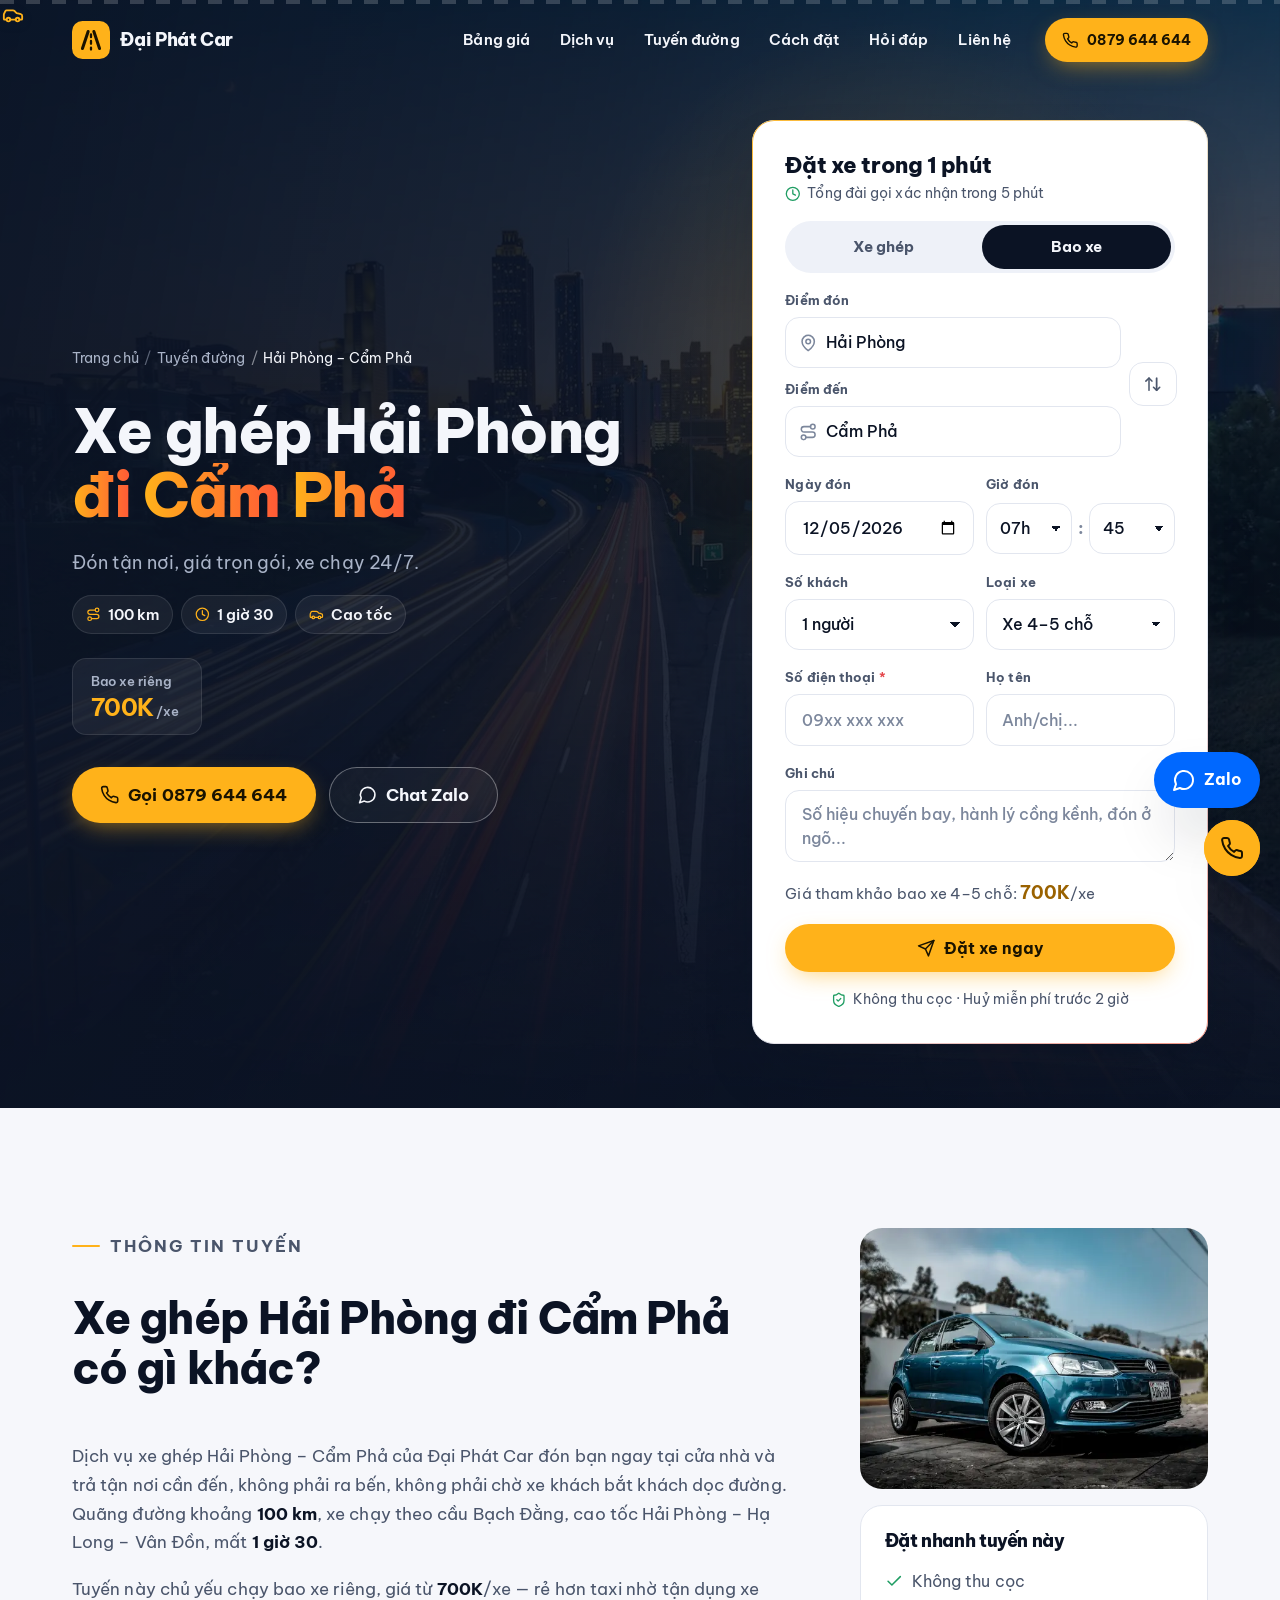
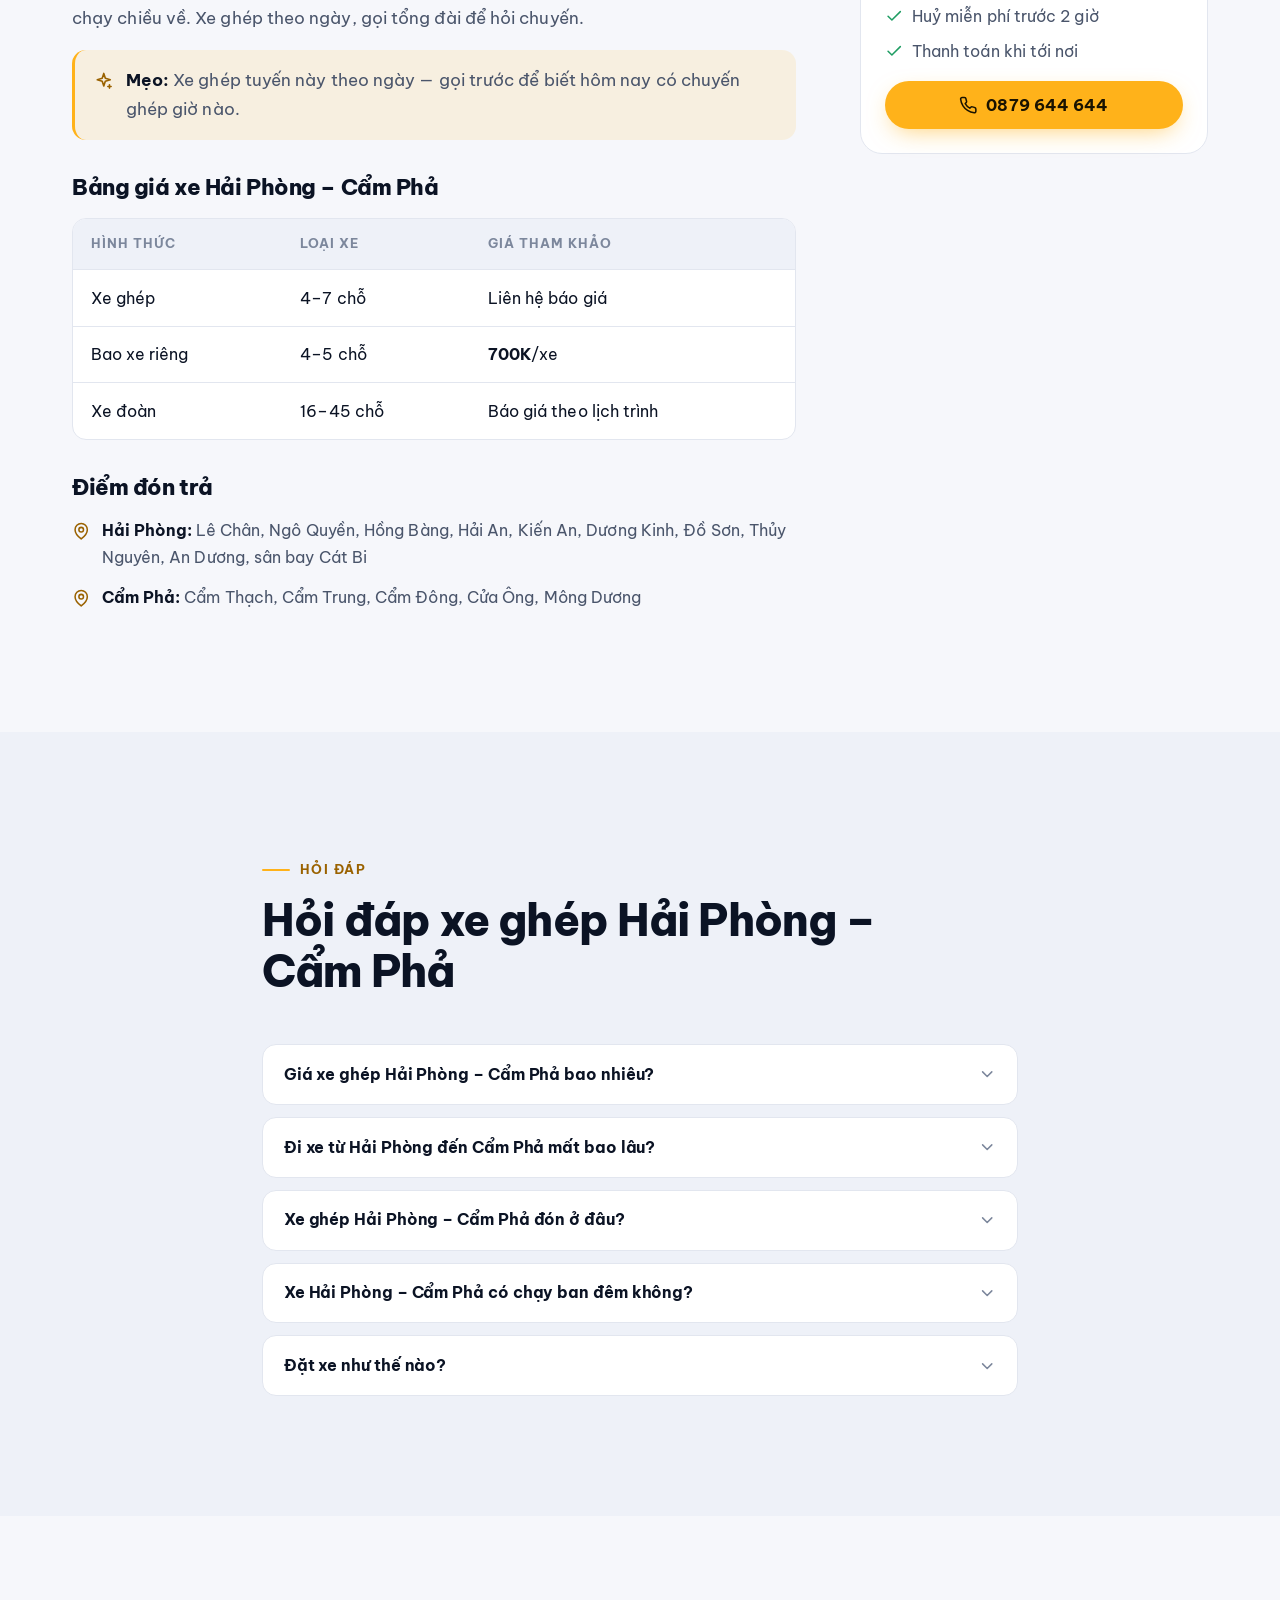
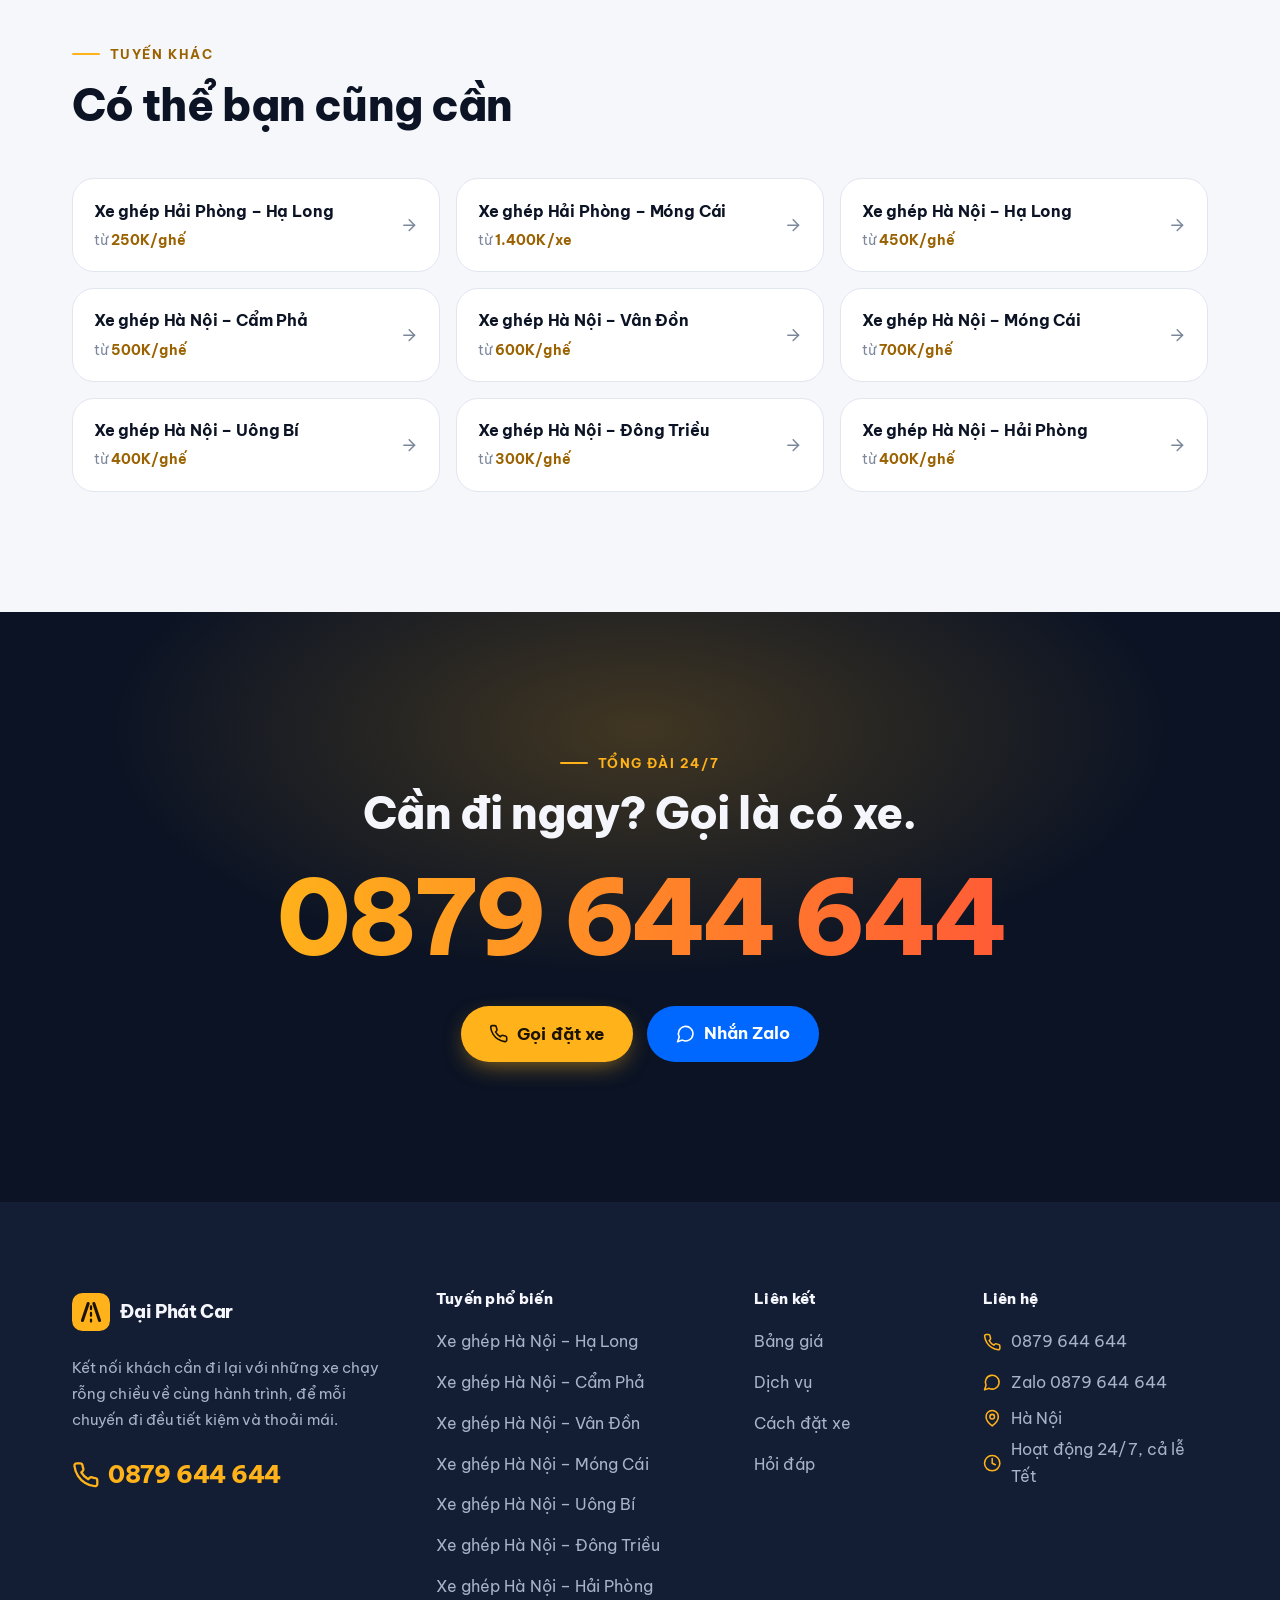
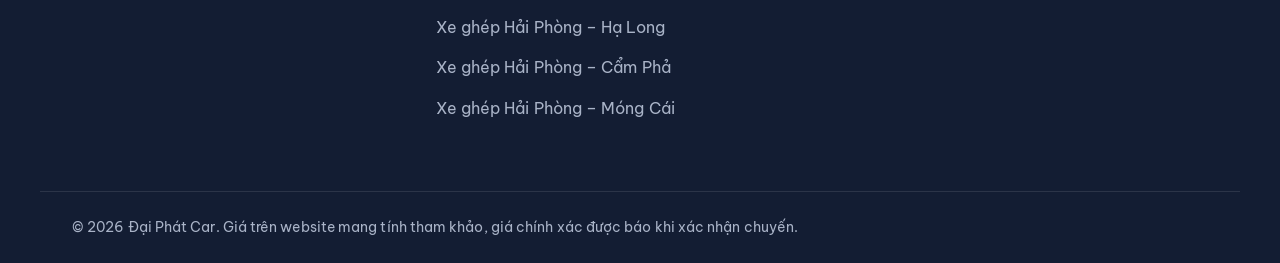
<file: tuyen/xe-ghep-hai-phong-cam-pha.html>
<!doctype html>
<html lang="vi" class="no-js">
<head>
<!-- Google tag (gtag.js) -->
<script async src="https://www.googletagmanager.com/gtag/js?id=AW-18516548044"></script>
<script>
 window.dataLayer = window.dataLayer || [];
 function gtag(){dataLayer.push(arguments);}
 gtag('js', new Date());
 gtag('config', 'AW-18516548044');
</script>
<meta charset="utf-8">
<script>document.documentElement.className="js"</script>
<meta name="viewport" content="width=device-width, initial-scale=1, viewport-fit=cover">
<title>Xe Ghép Hải Phòng – Cẩm Phả Giá Từ 700K, Đón Tận Nơi 24/7</title>
<meta name="description" content="Xe ghép Hải Phòng đi Cẩm Phả bao xe riêng từ 700K. 100 km, 1 giờ 30. Đón trả tận nơi, giá trọn gói, chạy 24/7. Gọi 0879 644 644.">
<link rel="canonical" href="https://xequangninhvip.pro.vn/tuyen/xe-ghep-hai-phong-cam-pha.html">
<meta name="robots" content="index, follow, max-image-preview:large, max-snippet:-1">
<meta name="theme-color" content="#0B1324">
<meta name="format-detection" content="telephone=no">
<meta name="geo.region" content="VN-HN">
<meta name="geo.placename" content="Hà Nội">
<meta name="geo.position" content="21.0278;105.8342">
<meta name="ICBM" content="21.0278, 105.8342">
<meta property="og:type" content="website">
<meta property="og:locale" content="vi_VN">
<meta property="og:site_name" content="Đại Phát Car">
<meta property="og:title" content="Xe Ghép Hải Phòng – Cẩm Phả Giá Từ 700K, Đón Tận Nơi 24/7">
<meta property="og:description" content="Xe ghép Hải Phòng đi Cẩm Phả bao xe riêng từ 700K. 100 km, 1 giờ 30. Đón trả tận nơi, giá trọn gói, chạy 24/7. Gọi 0879 644 644.">
<meta property="og:url" content="https://xequangninhvip.pro.vn/tuyen/xe-ghep-hai-phong-cam-pha.html">
<meta property="og:image" content="https://xequangninhvip.pro.vn/assets/img/og-cover.jpg">
<meta property="og:image:width" content="1200">
<meta property="og:image:height" content="630">
<meta name="twitter:card" content="summary_large_image">
<meta name="twitter:title" content="Xe Ghép Hải Phòng – Cẩm Phả Giá Từ 700K, Đón Tận Nơi 24/7">
<meta name="twitter:description" content="Xe ghép Hải Phòng đi Cẩm Phả bao xe riêng từ 700K. 100 km, 1 giờ 30. Đón trả tận nơi, giá trọn gói, chạy 24/7. Gọi 0879 644 644.">
<meta name="twitter:image" content="https://xequangninhvip.pro.vn/assets/img/og-cover.jpg">
<link rel="icon" href="../favicon.svg" type="image/svg+xml">
<link rel="apple-touch-icon" href="../assets/img/apple-touch-icon.png">
<link rel="manifest" href="../site.webmanifest">
<link rel="preconnect" href="https://fonts.googleapis.com">
<link rel="preconnect" href="https://fonts.gstatic.com" crossorigin>
<link rel="stylesheet" href="https://fonts.googleapis.com/css2?family=Be+Vietnam+Pro:wght@400;500;600;700;800&amp;display=swap">
<link rel="preload" as="image" href="../assets/img/hero-cao-toc-dem-1920.webp" imagesrcset="../assets/img/hero-cao-toc-dem-960.webp 960w, ../assets/img/hero-cao-toc-dem-1920.webp 1920w" imagesizes="100vw" fetchpriority="high">
<link rel="stylesheet" href="../assets/css/styles.css">
<script type="application/ld+json">{"@context":"https://schema.org","@type":"Service","serviceType":"Xe ghép, bao xe liên tỉnh","name":"Xe ghép Hải Phòng – Cẩm Phả","description":"Xe ghép Hải Phòng đi Cẩm Phả bao xe riêng từ 700K. 100 km, 1 giờ 30. Đón trả tận nơi, giá trọn gói, chạy 24/7. Gọi 0879 644 644.","url":"https://xequangninhvip.pro.vn/tuyen/xe-ghep-hai-phong-cam-pha.html","provider":{"@id":"https://xequangninhvip.pro.vn/#business","@type":"LocalBusiness","name":"Đại Phát Car","telephone":"+84879644644"},"areaServed":["Hải Phòng","Cẩm Phả"],"offers":{"@type":"AggregateOffer","priceCurrency":"VND","lowPrice":700000,"highPrice":700000,"offerCount":1}}</script><script type="application/ld+json">{"@context":"https://schema.org","@type":"BreadcrumbList","itemListElement":[{"@type":"ListItem","position":1,"name":"Trang chủ","item":"https://xequangninhvip.pro.vn/"},{"@type":"ListItem","position":2,"name":"Tuyến đường","item":"https://xequangninhvip.pro.vn/#tuyen-duong"},{"@type":"ListItem","position":3,"name":"Xe ghép Hải Phòng – Cẩm Phả","item":"https://xequangninhvip.pro.vn/tuyen/xe-ghep-hai-phong-cam-pha.html"}]}</script><script type="application/ld+json">{"@context":"https://schema.org","@type":"FAQPage","mainEntity":[{"@type":"Question","name":"Giá xe ghép Hải Phòng – Cẩm Phả bao nhiêu?","acceptedAnswer":{"@type":"Answer","text":"Xe ghép Hải Phòng – Cẩm Phả: ghép ghế liên hệ báo giá; bao xe riêng 700K. Giá trọn gói đã gồm xăng xe, lái xe và vé cao tốc, được chốt khi tổng đài xác nhận."}},{"@type":"Question","name":"Đi xe từ Hải Phòng đến Cẩm Phả mất bao lâu?","acceptedAnswer":{"@type":"Answer","text":"Quãng đường khoảng 100 km, xe đi mất 1 giờ 30 theo cầu Bạch Đằng, cao tốc Hải Phòng – Hạ Long – Vân Đồn, tuỳ tình trạng giao thông."}},{"@type":"Question","name":"Xe ghép Hải Phòng – Cẩm Phả đón ở đâu?","acceptedAnswer":{"@type":"Answer","text":"Xe đón trả tận nơi tại Lê Chân, Ngô Quyền, Hồng Bàng, Hải An, Kiến An, Dương Kinh, Đồ Sơn, Thủy Nguyên, An Dương, sân bay Cát Bi và Cẩm Thạch, Cẩm Trung, Cẩm Đông, Cửa Ông, Mông Dương. Điểm xa trung tâm vui lòng báo khi đặt."}},{"@type":"Question","name":"Xe Hải Phòng – Cẩm Phả có chạy ban đêm không?","acceptedAnswer":{"@type":"Answer","text":"Có. Xe chạy liên tục 24/7, kể cả chuyến đêm và ngày lễ Tết. Chuyến sau 22h nên đặt trước để được xếp xe."}},{"@type":"Question","name":"Đặt xe như thế nào?","acceptedAnswer":{"@type":"Answer","text":"Điền form trên trang, gọi 0879 644 644 hoặc nhắn Zalo. Tổng đài gọi lại xác nhận trong 5 phút."}}]}</script>
</head>
<body class="page-route">
<a class="skip-link" href="#noi-dung">Bỏ qua tới nội dung</a>
<div class="road-progress" aria-hidden="true"><span class="road-progress__bar"></span><span class="road-progress__car"><svg class="ico" viewBox="0 0 24 24" fill="none" stroke="currentColor" stroke-width="2" stroke-linecap="round" stroke-linejoin="round" aria-hidden="true"><path d="M19 17h2c.6 0 1-.4 1-1v-3c0-.9-.7-1.7-1.5-1.9C18.7 10.6 16 10 16 10s-1.3-1.4-2.2-2.3c-.5-.4-1.1-.7-1.8-.7H5c-.6 0-1.1.4-1.4.9l-1.4 2.9A3.7 3.7 0 0 0 2 12v4c0 .6.4 1 1 1h2"/><circle cx="7" cy="17" r="2"/><path d="M9 17h6"/><circle cx="17" cy="17" r="2"/></svg></span></div>
<header class="site-header" data-header>
  <div class="container header-inner">
    <a class="brand" href="../index.html" aria-label="Đại Phát Car – Trang chủ"><svg class="logo-mark" viewBox="0 0 40 40" aria-hidden="true"><rect width="40" height="40" rx="11" class="logo-bg"/><path d="M11 29 17 11M29 29 23 11" class="logo-road"/><path d="M20 14v3M20 21v3M20 28v2" class="logo-lane"/></svg><span>Đại Phát Car</span></a>
    <nav class="nav" id="site-nav" aria-label="Điều hướng chính"><ul><li><a href="../index.html#bang-gia">Bảng giá</a></li><li><a href="../index.html#dich-vu">Dịch vụ</a></li><li><a href="../index.html#tuyen-duong">Tuyến đường</a></li><li><a href="../index.html#quy-trinh">Cách đặt</a></li><li><a href="../index.html#hoi-dap">Hỏi đáp</a></li><li><a href="../index.html#lien-he">Liên hệ</a></li></ul></nav>
    <a class="btn btn-primary btn-sm header-call" href="tel:+84879644644" data-magnet><svg class="ico" viewBox="0 0 24 24" fill="none" stroke="currentColor" stroke-width="2" stroke-linecap="round" stroke-linejoin="round" aria-hidden="true"><path d="M22 16.92v3a2 2 0 0 1-2.18 2 19.79 19.79 0 0 1-8.63-3.07 19.5 19.5 0 0 1-6-6 19.79 19.79 0 0 1-3.07-8.67A2 2 0 0 1 4.11 2h3a2 2 0 0 1 2 1.72c.13.96.36 1.9.7 2.81a2 2 0 0 1-.45 2.11L8.09 9.91a16 16 0 0 0 6 6l1.27-1.27a2 2 0 0 1 2.11-.45c.91.34 1.85.57 2.81.7A2 2 0 0 1 22 16.92z"/></svg><span>0879 644 644</span></a>
    <button class="nav-toggle" type="button" aria-expanded="false" aria-controls="site-nav" aria-label="Mở menu"><svg class="ico ico-open" viewBox="0 0 24 24" fill="none" stroke="currentColor" stroke-width="2" stroke-linecap="round" stroke-linejoin="round" aria-hidden="true"><path d="M4 6h16M4 12h16M4 18h16"/></svg><svg class="ico ico-close" viewBox="0 0 24 24" fill="none" stroke="currentColor" stroke-width="2" stroke-linecap="round" stroke-linejoin="round" aria-hidden="true"><path d="M18 6 6 18M6 6l12 12"/></svg></button>
  </div>
</header>
<main id="noi-dung">
<section class="hero hero--route" aria-labelledby="hero-title">
  <div class="hero__media" aria-hidden="false">
    <img class="hero__img" data-parallax src="../assets/img/hero-cao-toc-dem-1920.webp"
      srcset="../assets/img/hero-cao-toc-dem-960.webp 960w, ../assets/img/hero-cao-toc-dem-1920.webp 1920w"
      sizes="100vw" width="1920" height="1239" alt="Xe ghép Hải Phòng đi Cẩm Phả trên cao tốc" fetchpriority="high" decoding="async">
    <div class="hero__shade"></div>
    <div class="streaks" aria-hidden="true"><span class="streak" style="--s:0"></span><span class="streak" style="--s:1"></span><span class="streak" style="--s:2"></span><span class="streak" style="--s:3"></span><span class="streak" style="--s:4"></span><span class="streak" style="--s:5"></span><span class="streak" style="--s:6"></span></div>
    <div class="hero__spot" aria-hidden="true"></div>
  </div>
  <div class="container hero-grid">
    <div class="hero__copy">
      <nav class="crumbs" aria-label="Breadcrumb" data-anim style="--d:0"><ol>
        <li><a href="../index.html">Trang chủ</a></li><li><a href="../index.html#tuyen-duong">Tuyến đường</a></li>
        <li aria-current="page">Hải Phòng – Cẩm Phả</li></ol></nav>
      <h1 class="h1 h1--route" id="hero-title"><span class="h1-word"><span style="--i:0">Xe</span></span> <span class="h1-word"><span style="--i:1">ghép</span></span> <span class="h1-word"><span style="--i:2">Hải</span></span> <span class="h1-word"><span style="--i:3">Phòng</span></span><br> <span class="nowrap"><span class="h1-word h1-word--hl"><span style="--i:4">đi</span></span> <span class="h1-word h1-word--hl"><span style="--i:5">Cẩm</span></span> <span class="h1-word h1-word--hl"><span style="--i:6">Phả</span></span></span></h1>
      <p class="hero__lead" data-anim style="--d:5">Đón tận nơi, giá trọn gói, xe chạy 24/7.</p>
      <ul class="route-meta" data-anim style="--d:6">
        <li><svg class="ico" viewBox="0 0 24 24" fill="none" stroke="currentColor" stroke-width="2" stroke-linecap="round" stroke-linejoin="round" aria-hidden="true"><circle cx="6" cy="19" r="3"/><path d="M9 19h8.5a3.5 3.5 0 0 0 0-7h-11a3.5 3.5 0 0 1 0-7H15"/><circle cx="18" cy="5" r="3"/></svg>100 km</li><li><svg class="ico" viewBox="0 0 24 24" fill="none" stroke="currentColor" stroke-width="2" stroke-linecap="round" stroke-linejoin="round" aria-hidden="true"><circle cx="12" cy="12" r="10"/><path d="M12 6v6l4 2"/></svg>1 giờ 30</li><li><svg class="ico" viewBox="0 0 24 24" fill="none" stroke="currentColor" stroke-width="2" stroke-linecap="round" stroke-linejoin="round" aria-hidden="true"><path d="M19 17h2c.6 0 1-.4 1-1v-3c0-.9-.7-1.7-1.5-1.9C18.7 10.6 16 10 16 10s-1.3-1.4-2.2-2.3c-.5-.4-1.1-.7-1.8-.7H5c-.6 0-1.1.4-1.4.9l-1.4 2.9A3.7 3.7 0 0 0 2 12v4c0 .6.4 1 1 1h2"/><circle cx="7" cy="17" r="2"/><path d="M9 17h6"/><circle cx="17" cy="17" r="2"/></svg>Cao tốc</li></ul>
      <ul class="price-chips" data-anim style="--d:7"><li><span>Bao xe riêng</span><b>700K<small>/xe</small></b></li></ul>
      <div class="hero__ctas" data-anim style="--d:9">
        <a class="btn btn-primary btn-lg" href="tel:+84879644644" data-magnet><svg class="ico" viewBox="0 0 24 24" fill="none" stroke="currentColor" stroke-width="2" stroke-linecap="round" stroke-linejoin="round" aria-hidden="true"><path d="M22 16.92v3a2 2 0 0 1-2.18 2 19.79 19.79 0 0 1-8.63-3.07 19.5 19.5 0 0 1-6-6 19.79 19.79 0 0 1-3.07-8.67A2 2 0 0 1 4.11 2h3a2 2 0 0 1 2 1.72c.13.96.36 1.9.7 2.81a2 2 0 0 1-.45 2.11L8.09 9.91a16 16 0 0 0 6 6l1.27-1.27a2 2 0 0 1 2.11-.45c.91.34 1.85.57 2.81.7A2 2 0 0 1 22 16.92z"/></svg><span>Gọi 0879 644 644</span></a>
        <a class="btn btn-ghost btn-lg" href="https://zalo.me/0879644644" target="_blank" rel="noopener"><svg class="ico" viewBox="0 0 24 24" fill="none" stroke="currentColor" stroke-width="2" stroke-linecap="round" stroke-linejoin="round" aria-hidden="true"><path d="M7.9 20A9 9 0 1 0 4 16.1L2 22z"/></svg><span>Chat Zalo</span></a>
      </div>
    </div>
    <div class="hero__form" id="dat-xe" data-anim style="--d:4"><form class="booking card" id="booking-form" novalidate aria-labelledby="booking-title">
  <div class="booking__head">
    <h2 class="booking__title" id="booking-title">Đặt xe trong 1 phút</h2>
    <p class="booking__sub"><svg class="ico" viewBox="0 0 24 24" fill="none" stroke="currentColor" stroke-width="2" stroke-linecap="round" stroke-linejoin="round" aria-hidden="true"><circle cx="12" cy="12" r="10"/><path d="M12 6v6l4 2"/></svg> Tổng đài gọi xác nhận trong 5 phút</p>
  </div>
  <fieldset class="seg" aria-label="Hình thức đi"><label class="seg__opt"><input type="radio" name="loai" value="Xe ghép"><span>Xe ghép</span></label><label class="seg__opt"><input type="radio" name="loai" value="Bao xe" checked><span>Bao xe</span></label></fieldset>
  <div class="route-fields">
    <div class="field"><label for="f-from">Điểm đón</label>
      <div class="field__icon"><svg class="ico" viewBox="0 0 24 24" fill="none" stroke="currentColor" stroke-width="2" stroke-linecap="round" stroke-linejoin="round" aria-hidden="true"><path d="M20 10c0 6-8 12-8 12s-8-6-8-12a8 8 0 0 1 16 0Z"/><circle cx="12" cy="10" r="3"/></svg><input id="f-from" name="diem_don" list="dl-places" placeholder="VD: Cầu Giấy, Hà Nội" value="Hải Phòng" required autocomplete="address-level2"></div></div>
    <button class="swap" type="button" data-swap aria-label="Đổi chiều điểm đón và điểm đến"><svg class="ico" viewBox="0 0 24 24" fill="none" stroke="currentColor" stroke-width="2" stroke-linecap="round" stroke-linejoin="round" aria-hidden="true"><path d="m16 3 4 4-4 4"/><path d="M20 7H4"/><path d="m8 21-4-4 4-4"/><path d="M4 17h16"/></svg></button>
    <div class="field"><label for="f-to">Điểm đến</label>
      <div class="field__icon"><svg class="ico" viewBox="0 0 24 24" fill="none" stroke="currentColor" stroke-width="2" stroke-linecap="round" stroke-linejoin="round" aria-hidden="true"><circle cx="6" cy="19" r="3"/><path d="M9 19h8.5a3.5 3.5 0 0 0 0-7h-11a3.5 3.5 0 0 1 0-7H15"/><circle cx="18" cy="5" r="3"/></svg><input id="f-to" name="diem_den" list="dl-places" placeholder="VD: Bãi Cháy, Hạ Long" value="Cẩm Phả" required></div></div>
  </div>
  <datalist id="dl-places"><option value="Cẩm Phả"><option value="Hà Nội"><option value="Hạ Long"><option value="Hải Phòng"><option value="Móng Cái"><option value="Uông Bí"><option value="Vân Đồn"><option value="Đông Triều"></datalist>
  <div class="grid-2">
    <div class="field"><label for="f-date">Ngày đón</label>
      <input id="f-date" name="ngay_don" type="date" required></div>
    <div class="field"><label for="f-hour">Giờ đón</label>
      <div class="time-pick">
        <select id="f-hour" name="gio" aria-label="Giờ"><option value="00">00h</option><option value="01">01h</option><option value="02">02h</option><option value="03">03h</option><option value="04">04h</option><option value="05">05h</option><option value="06">06h</option><option value="07">07h</option><option value="08">08h</option><option value="09">09h</option><option value="10">10h</option><option value="11">11h</option><option value="12">12h</option><option value="13">13h</option><option value="14">14h</option><option value="15">15h</option><option value="16">16h</option><option value="17">17h</option><option value="18">18h</option><option value="19">19h</option><option value="20">20h</option><option value="21">21h</option><option value="22">22h</option><option value="23">23h</option></select><span aria-hidden="true">:</span>
        <select id="f-min" name="phut" aria-label="Phút"><option value="00">00</option><option value="05">05</option><option value="10">10</option><option value="15">15</option><option value="20">20</option><option value="25">25</option><option value="30">30</option><option value="35">35</option><option value="40">40</option><option value="45">45</option><option value="50">50</option><option value="55">55</option></select></div></div>
  </div>
  <div class="grid-2">
    <div class="field"><label for="f-seats" data-seat-label>Số người</label>
      <select id="f-seats" name="so_nguoi"><option value="1">1 người</option><option value="2">2 người</option><option value="3">3 người</option><option value="4">4 người</option><option value="5">5 người</option><option value="6">6 người</option><option value="7">7 người</option></select></div>
    <div class="field field--car" data-car-field hidden><label for="f-car">Loại xe</label>
      <select id="f-car" name="loai_xe"><option>Xe 4–5 chỗ</option><option>Xe 7 chỗ</option><option>Xe 16 chỗ</option><option>Xe 29 chỗ</option><option>Xe 45 chỗ</option></select></div>
  </div>
  <div class="grid-2">
    <div class="field"><label for="f-phone">Số điện thoại <abbr title="bắt buộc">*</abbr></label>
      <input id="f-phone" name="sdt" type="tel" inputmode="tel" placeholder="09xx xxx xxx" required autocomplete="tel"></div>
    <div class="field"><label for="f-name">Họ tên</label>
      <input id="f-name" name="ho_ten" placeholder="Anh/chị..." autocomplete="name"></div>
  </div>
  <div class="field"><label for="f-note">Ghi chú</label>
    <textarea id="f-note" name="ghi_chu" rows="2" placeholder="Số hiệu chuyến bay, hành lý cồng kềnh, đón ở ngõ..."></textarea></div>
  <input class="hp" name="website" tabindex="-1" autocomplete="off" aria-hidden="true">
  <p class="estimate" data-estimate aria-live="polite"></p>
  <p class="form-error" data-form-error role="alert"></p>
  <button class="btn btn-primary btn-block" type="submit"><svg class="ico" viewBox="0 0 24 24" fill="none" stroke="currentColor" stroke-width="2" stroke-linecap="round" stroke-linejoin="round" aria-hidden="true"><path d="m22 2-7 20-4-9-9-4Z"/><path d="M22 2 11 13"/></svg><span>Đặt xe ngay</span></button>
  <p class="booking__foot"><svg class="ico" viewBox="0 0 24 24" fill="none" stroke="currentColor" stroke-width="2" stroke-linecap="round" stroke-linejoin="round" aria-hidden="true"><path d="M20 13c0 5-3.5 7.5-7.66 8.95a1 1 0 0 1-.67-.01C7.5 20.5 4 18 4 13V6a1 1 0 0 1 1-1c2 0 4.5-1.2 6.24-2.72a1.17 1.17 0 0 1 1.52 0C14.51 3.81 17 5 19 5a1 1 0 0 1 1 1z"/><path d="m9 12 2 2 4-4"/></svg> Không thu cọc · Huỷ miễn phí trước 2 giờ</p>
</form></div>
  </div>
</section>

<section class="section" aria-labelledby="about-title">
  <div class="container article-grid">
    <article class="prose">
      <p class="eyebrow" data-reveal>Thông tin tuyến</p>
      <h2 class="h2" id="about-title" data-float>Xe ghép Hải Phòng đi Cẩm Phả có gì khác?</h2>
      <p data-reveal>Dịch vụ xe ghép Hải Phòng – Cẩm Phả của Đại Phát Car đón bạn ngay tại cửa nhà và trả tận nơi cần đến,
        không phải ra bến, không phải chờ xe khách bắt khách dọc đường. Quãng đường khoảng <strong>100 km</strong>,
        xe chạy theo cầu Bạch Đằng, cao tốc Hải Phòng – Hạ Long – Vân Đồn, mất <strong>1 giờ 30</strong>.</p>
      <p data-reveal>Tuyến này chủ yếu chạy bao xe riêng, giá từ <strong>700K</strong>/xe — rẻ hơn taxi nhờ tận dụng xe chạy chiều về. Xe ghép theo ngày, gọi tổng đài để hỏi chuyến.</p>
      <p class="tip" data-reveal><svg class="ico" viewBox="0 0 24 24" fill="none" stroke="currentColor" stroke-width="2" stroke-linecap="round" stroke-linejoin="round" aria-hidden="true"><path d="M12 3l1.9 5.8L20 10.7l-6.1 1.9L12 18.4l-1.9-5.8L4 10.7l6.1-1.9z"/><path d="M19 17v4M17 19h4"/></svg><span><strong>Mẹo:</strong> Xe ghép tuyến này theo ngày — gọi trước để biết hôm nay có chuyến ghép giờ nào.</span></p>
      <h3 data-reveal>Bảng giá xe Hải Phòng – Cẩm Phả</h3>
      <div class="table-wrap" data-reveal><table class="price-table">
        <thead><tr><th scope="col">Hình thức</th><th scope="col">Loại xe</th><th scope="col">Giá tham khảo</th></tr></thead>
        <tbody>
          <tr><td>Xe ghép</td><td>4–7 chỗ</td><td>Liên hệ báo giá</td></tr><tr><td>Bao xe riêng</td><td>4–5 chỗ</td><td><b>700K</b>/xe</td></tr>
          <tr><td>Xe đoàn</td><td>16–45 chỗ</td><td>Báo giá theo lịch trình</td></tr>
        </tbody></table></div>
      <h3 data-reveal>Điểm đón trả</h3>
      <ul class="areas" data-reveal>
        <li><svg class="ico" viewBox="0 0 24 24" fill="none" stroke="currentColor" stroke-width="2" stroke-linecap="round" stroke-linejoin="round" aria-hidden="true"><path d="M20 10c0 6-8 12-8 12s-8-6-8-12a8 8 0 0 1 16 0Z"/><circle cx="12" cy="10" r="3"/></svg><div><b>Hải Phòng:</b> Lê Chân, Ngô Quyền, Hồng Bàng, Hải An, Kiến An, Dương Kinh, Đồ Sơn, Thủy Nguyên, An Dương, sân bay Cát Bi</div></li>
        <li><svg class="ico" viewBox="0 0 24 24" fill="none" stroke="currentColor" stroke-width="2" stroke-linecap="round" stroke-linejoin="round" aria-hidden="true"><path d="M20 10c0 6-8 12-8 12s-8-6-8-12a8 8 0 0 1 16 0Z"/><circle cx="12" cy="10" r="3"/></svg><div><b>Cẩm Phả:</b> Cẩm Thạch, Cẩm Trung, Cẩm Đông, Cửa Ông, Mông Dương</div></li></ul>
    </article>
    <aside class="article-aside" data-reveal>
      <img class="aside-img" src="../assets/img/xe-5-cho-1200.webp" srcset="../assets/img/xe-5-cho-640.webp 640w, ../assets/img/xe-5-cho-1200.webp 1200w" sizes="(max-width: 1024px) 100vw, 40vw" width="1200" height="800" alt="Xe phục vụ tuyến Hải Phòng – Cẩm Phả" loading="lazy" decoding="async">
      <div class="aside-card card">
        <h3>Đặt nhanh tuyến này</h3>
        <ul class="aside-list"><li><svg class="ico" viewBox="0 0 24 24" fill="none" stroke="currentColor" stroke-width="2" stroke-linecap="round" stroke-linejoin="round" aria-hidden="true"><path d="M20 6 9 17l-5-5"/></svg>Không thu cọc</li><li><svg class="ico" viewBox="0 0 24 24" fill="none" stroke="currentColor" stroke-width="2" stroke-linecap="round" stroke-linejoin="round" aria-hidden="true"><path d="M20 6 9 17l-5-5"/></svg>Huỷ miễn phí trước 2 giờ</li><li><svg class="ico" viewBox="0 0 24 24" fill="none" stroke="currentColor" stroke-width="2" stroke-linecap="round" stroke-linejoin="round" aria-hidden="true"><path d="M20 6 9 17l-5-5"/></svg>Thanh toán khi tới nơi</li></ul>
        <a class="btn btn-primary btn-block" href="tel:+84879644644"><svg class="ico" viewBox="0 0 24 24" fill="none" stroke="currentColor" stroke-width="2" stroke-linecap="round" stroke-linejoin="round" aria-hidden="true"><path d="M22 16.92v3a2 2 0 0 1-2.18 2 19.79 19.79 0 0 1-8.63-3.07 19.5 19.5 0 0 1-6-6 19.79 19.79 0 0 1-3.07-8.67A2 2 0 0 1 4.11 2h3a2 2 0 0 1 2 1.72c.13.96.36 1.9.7 2.81a2 2 0 0 1-.45 2.11L8.09 9.91a16 16 0 0 0 6 6l1.27-1.27a2 2 0 0 1 2.11-.45c.91.34 1.85.57 2.81.7A2 2 0 0 1 22 16.92z"/></svg><span>0879 644 644</span></a>
      </div>
    </aside>
  </div>
</section>

<section class="section section--alt" id="hoi-dap" aria-labelledby="faq-title">
  <div class="container container--narrow">
    <p class="eyebrow" data-reveal>Hỏi đáp</p>
    <h2 class="h2" id="faq-title" data-float>Hỏi đáp xe ghép Hải Phòng – Cẩm Phả</h2>
    <div class="faq"><details class="faq__item" data-reveal><summary><h3>Giá xe ghép Hải Phòng – Cẩm Phả bao nhiêu?</h3><svg class="ico" viewBox="0 0 24 24" fill="none" stroke="currentColor" stroke-width="2" stroke-linecap="round" stroke-linejoin="round" aria-hidden="true"><path d="m6 9 6 6 6-6"/></svg></summary><div class="faq__a"><p>Xe ghép Hải Phòng – Cẩm Phả: ghép ghế liên hệ báo giá; bao xe riêng 700K. Giá trọn gói đã gồm xăng xe, lái xe và vé cao tốc, được chốt khi tổng đài xác nhận.</p></div></details><details class="faq__item" data-reveal><summary><h3>Đi xe từ Hải Phòng đến Cẩm Phả mất bao lâu?</h3><svg class="ico" viewBox="0 0 24 24" fill="none" stroke="currentColor" stroke-width="2" stroke-linecap="round" stroke-linejoin="round" aria-hidden="true"><path d="m6 9 6 6 6-6"/></svg></summary><div class="faq__a"><p>Quãng đường khoảng 100 km, xe đi mất 1 giờ 30 theo cầu Bạch Đằng, cao tốc Hải Phòng – Hạ Long – Vân Đồn, tuỳ tình trạng giao thông.</p></div></details><details class="faq__item" data-reveal><summary><h3>Xe ghép Hải Phòng – Cẩm Phả đón ở đâu?</h3><svg class="ico" viewBox="0 0 24 24" fill="none" stroke="currentColor" stroke-width="2" stroke-linecap="round" stroke-linejoin="round" aria-hidden="true"><path d="m6 9 6 6 6-6"/></svg></summary><div class="faq__a"><p>Xe đón trả tận nơi tại Lê Chân, Ngô Quyền, Hồng Bàng, Hải An, Kiến An, Dương Kinh, Đồ Sơn, Thủy Nguyên, An Dương, sân bay Cát Bi và Cẩm Thạch, Cẩm Trung, Cẩm Đông, Cửa Ông, Mông Dương. Điểm xa trung tâm vui lòng báo khi đặt.</p></div></details><details class="faq__item" data-reveal><summary><h3>Xe Hải Phòng – Cẩm Phả có chạy ban đêm không?</h3><svg class="ico" viewBox="0 0 24 24" fill="none" stroke="currentColor" stroke-width="2" stroke-linecap="round" stroke-linejoin="round" aria-hidden="true"><path d="m6 9 6 6 6-6"/></svg></summary><div class="faq__a"><p>Có. Xe chạy liên tục 24/7, kể cả chuyến đêm và ngày lễ Tết. Chuyến sau 22h nên đặt trước để được xếp xe.</p></div></details><details class="faq__item" data-reveal><summary><h3>Đặt xe như thế nào?</h3><svg class="ico" viewBox="0 0 24 24" fill="none" stroke="currentColor" stroke-width="2" stroke-linecap="round" stroke-linejoin="round" aria-hidden="true"><path d="m6 9 6 6 6-6"/></svg></summary><div class="faq__a"><p>Điền form trên trang, gọi 0879 644 644 hoặc nhắn Zalo. Tổng đài gọi lại xác nhận trong 5 phút.</p></div></details></div>
  </div>
</section>

<section class="section" aria-labelledby="other-title">
  <div class="container">
    <p class="eyebrow" data-reveal>Tuyến khác</p>
    <h2 class="h2" id="other-title" data-float>Có thể bạn cũng cần</h2>
    <ul class="route-list"><li><a class="route-link card" href="xe-ghep-hai-phong-ha-long.html"><span class="route-link__name">Xe ghép Hải Phòng – Hạ Long</span><span class="route-link__meta">từ <b>250K/ghế</b></span><svg class="ico route-link__arrow" viewBox="0 0 24 24" fill="none" stroke="currentColor" stroke-width="2" stroke-linecap="round" stroke-linejoin="round" aria-hidden="true"><path d="M5 12h14"/><path d="m12 5 7 7-7 7"/></svg></a></li><li><a class="route-link card" href="xe-ghep-hai-phong-mong-cai.html"><span class="route-link__name">Xe ghép Hải Phòng – Móng Cái</span><span class="route-link__meta">từ <b>1.400K/xe</b></span><svg class="ico route-link__arrow" viewBox="0 0 24 24" fill="none" stroke="currentColor" stroke-width="2" stroke-linecap="round" stroke-linejoin="round" aria-hidden="true"><path d="M5 12h14"/><path d="m12 5 7 7-7 7"/></svg></a></li><li><a class="route-link card" href="xe-ghep-ha-noi-ha-long.html"><span class="route-link__name">Xe ghép Hà Nội – Hạ Long</span><span class="route-link__meta">từ <b>450K/ghế</b></span><svg class="ico route-link__arrow" viewBox="0 0 24 24" fill="none" stroke="currentColor" stroke-width="2" stroke-linecap="round" stroke-linejoin="round" aria-hidden="true"><path d="M5 12h14"/><path d="m12 5 7 7-7 7"/></svg></a></li><li><a class="route-link card" href="xe-ghep-ha-noi-cam-pha.html"><span class="route-link__name">Xe ghép Hà Nội – Cẩm Phả</span><span class="route-link__meta">từ <b>500K/ghế</b></span><svg class="ico route-link__arrow" viewBox="0 0 24 24" fill="none" stroke="currentColor" stroke-width="2" stroke-linecap="round" stroke-linejoin="round" aria-hidden="true"><path d="M5 12h14"/><path d="m12 5 7 7-7 7"/></svg></a></li><li><a class="route-link card" href="xe-ghep-ha-noi-van-don.html"><span class="route-link__name">Xe ghép Hà Nội – Vân Đồn</span><span class="route-link__meta">từ <b>600K/ghế</b></span><svg class="ico route-link__arrow" viewBox="0 0 24 24" fill="none" stroke="currentColor" stroke-width="2" stroke-linecap="round" stroke-linejoin="round" aria-hidden="true"><path d="M5 12h14"/><path d="m12 5 7 7-7 7"/></svg></a></li><li><a class="route-link card" href="xe-ghep-ha-noi-mong-cai.html"><span class="route-link__name">Xe ghép Hà Nội – Móng Cái</span><span class="route-link__meta">từ <b>700K/ghế</b></span><svg class="ico route-link__arrow" viewBox="0 0 24 24" fill="none" stroke="currentColor" stroke-width="2" stroke-linecap="round" stroke-linejoin="round" aria-hidden="true"><path d="M5 12h14"/><path d="m12 5 7 7-7 7"/></svg></a></li><li><a class="route-link card" href="xe-ghep-ha-noi-uong-bi.html"><span class="route-link__name">Xe ghép Hà Nội – Uông Bí</span><span class="route-link__meta">từ <b>400K/ghế</b></span><svg class="ico route-link__arrow" viewBox="0 0 24 24" fill="none" stroke="currentColor" stroke-width="2" stroke-linecap="round" stroke-linejoin="round" aria-hidden="true"><path d="M5 12h14"/><path d="m12 5 7 7-7 7"/></svg></a></li><li><a class="route-link card" href="xe-ghep-ha-noi-dong-trieu.html"><span class="route-link__name">Xe ghép Hà Nội – Đông Triều</span><span class="route-link__meta">từ <b>300K/ghế</b></span><svg class="ico route-link__arrow" viewBox="0 0 24 24" fill="none" stroke="currentColor" stroke-width="2" stroke-linecap="round" stroke-linejoin="round" aria-hidden="true"><path d="M5 12h14"/><path d="m12 5 7 7-7 7"/></svg></a></li><li><a class="route-link card" href="xe-ghep-ha-noi-hai-phong.html"><span class="route-link__name">Xe ghép Hà Nội – Hải Phòng</span><span class="route-link__meta">từ <b>400K/ghế</b></span><svg class="ico route-link__arrow" viewBox="0 0 24 24" fill="none" stroke="currentColor" stroke-width="2" stroke-linecap="round" stroke-linejoin="round" aria-hidden="true"><path d="M5 12h14"/><path d="m12 5 7 7-7 7"/></svg></a></li></ul>
  </div>
</section>
<section class="cta" aria-labelledby="cta-title">
  <div class="cta__glow" aria-hidden="true"></div>
  <div class="container cta__inner">
    <p class="eyebrow eyebrow--dark" data-reveal>Tổng đài 24/7</p>
    <h2 class="h2 h2--light" id="cta-title" data-float>Cần đi ngay? Gọi là có xe.</h2>
    <a class="cta__phone" href="tel:+84879644644" data-magnet>0879 644 644</a>
    <div class="cta__actions" data-reveal>
      <a class="btn btn-primary btn-lg" href="tel:+84879644644" data-magnet><svg class="ico" viewBox="0 0 24 24" fill="none" stroke="currentColor" stroke-width="2" stroke-linecap="round" stroke-linejoin="round" aria-hidden="true"><path d="M22 16.92v3a2 2 0 0 1-2.18 2 19.79 19.79 0 0 1-8.63-3.07 19.5 19.5 0 0 1-6-6 19.79 19.79 0 0 1-3.07-8.67A2 2 0 0 1 4.11 2h3a2 2 0 0 1 2 1.72c.13.96.36 1.9.7 2.81a2 2 0 0 1-.45 2.11L8.09 9.91a16 16 0 0 0 6 6l1.27-1.27a2 2 0 0 1 2.11-.45c.91.34 1.85.57 2.81.7A2 2 0 0 1 22 16.92z"/></svg><span>Gọi đặt xe</span></a>
      <a class="btn btn-zalo btn-lg" href="https://zalo.me/0879644644" target="_blank" rel="noopener"><svg class="ico" viewBox="0 0 24 24" fill="none" stroke="currentColor" stroke-width="2" stroke-linecap="round" stroke-linejoin="round" aria-hidden="true"><path d="M7.9 20A9 9 0 1 0 4 16.1L2 22z"/></svg><span>Nhắn Zalo</span></a>
    </div>
  </div>
</section>
</main>
<footer class="site-footer" id="lien-he">
  <div class="container footer-grid">
    <div class="footer-about">
      <a class="brand brand--light" href="../index.html"><svg class="logo-mark" viewBox="0 0 40 40" aria-hidden="true"><rect width="40" height="40" rx="11" class="logo-bg"/><path d="M11 29 17 11M29 29 23 11" class="logo-road"/><path d="M20 14v3M20 21v3M20 28v2" class="logo-lane"/></svg><span>Đại Phát Car</span></a>
      <p>Kết nối khách cần đi lại với những xe chạy rỗng chiều về cùng hành trình, để mỗi chuyến đi đều tiết kiệm và thoải mái.</p>
      <a class="footer-phone" href="tel:+84879644644"><svg class="ico" viewBox="0 0 24 24" fill="none" stroke="currentColor" stroke-width="2" stroke-linecap="round" stroke-linejoin="round" aria-hidden="true"><path d="M22 16.92v3a2 2 0 0 1-2.18 2 19.79 19.79 0 0 1-8.63-3.07 19.5 19.5 0 0 1-6-6 19.79 19.79 0 0 1-3.07-8.67A2 2 0 0 1 4.11 2h3a2 2 0 0 1 2 1.72c.13.96.36 1.9.7 2.81a2 2 0 0 1-.45 2.11L8.09 9.91a16 16 0 0 0 6 6l1.27-1.27a2 2 0 0 1 2.11-.45c.91.34 1.85.57 2.81.7A2 2 0 0 1 22 16.92z"/></svg>0879 644 644</a>
    </div>
    <nav aria-label="Tuyến xe ghép"><h3>Tuyến phổ biến</h3><ul><li><a class="link" href="../tuyen/xe-ghep-ha-noi-ha-long.html">Xe ghép Hà Nội – Hạ Long</a></li><li><a class="link" href="../tuyen/xe-ghep-ha-noi-cam-pha.html">Xe ghép Hà Nội – Cẩm Phả</a></li><li><a class="link" href="../tuyen/xe-ghep-ha-noi-van-don.html">Xe ghép Hà Nội – Vân Đồn</a></li><li><a class="link" href="../tuyen/xe-ghep-ha-noi-mong-cai.html">Xe ghép Hà Nội – Móng Cái</a></li><li><a class="link" href="../tuyen/xe-ghep-ha-noi-uong-bi.html">Xe ghép Hà Nội – Uông Bí</a></li><li><a class="link" href="../tuyen/xe-ghep-ha-noi-dong-trieu.html">Xe ghép Hà Nội – Đông Triều</a></li><li><a class="link" href="../tuyen/xe-ghep-ha-noi-hai-phong.html">Xe ghép Hà Nội – Hải Phòng</a></li><li><a class="link" href="../tuyen/xe-ghep-hai-phong-ha-long.html">Xe ghép Hải Phòng – Hạ Long</a></li><li><a class="link" href="../tuyen/xe-ghep-hai-phong-cam-pha.html">Xe ghép Hải Phòng – Cẩm Phả</a></li><li><a class="link" href="../tuyen/xe-ghep-hai-phong-mong-cai.html">Xe ghép Hải Phòng – Móng Cái</a></li></ul></nav>
    <nav aria-label="Liên kết nhanh"><h3>Liên kết</h3><ul>
      <li><a class="link" href="../index.html#bang-gia">Bảng giá</a></li><li><a class="link" href="../index.html#dich-vu">Dịch vụ</a></li>
      <li><a class="link" href="../index.html#quy-trinh">Cách đặt xe</a></li><li><a class="link" href="../index.html#hoi-dap">Hỏi đáp</a></li></ul></nav>
    <div><h3>Liên hệ</h3><ul class="contact-list">
      <li><svg class="ico" viewBox="0 0 24 24" fill="none" stroke="currentColor" stroke-width="2" stroke-linecap="round" stroke-linejoin="round" aria-hidden="true"><path d="M22 16.92v3a2 2 0 0 1-2.18 2 19.79 19.79 0 0 1-8.63-3.07 19.5 19.5 0 0 1-6-6 19.79 19.79 0 0 1-3.07-8.67A2 2 0 0 1 4.11 2h3a2 2 0 0 1 2 1.72c.13.96.36 1.9.7 2.81a2 2 0 0 1-.45 2.11L8.09 9.91a16 16 0 0 0 6 6l1.27-1.27a2 2 0 0 1 2.11-.45c.91.34 1.85.57 2.81.7A2 2 0 0 1 22 16.92z"/></svg><a class="link" href="tel:+84879644644">0879 644 644</a></li>
      <li><svg class="ico" viewBox="0 0 24 24" fill="none" stroke="currentColor" stroke-width="2" stroke-linecap="round" stroke-linejoin="round" aria-hidden="true"><path d="M7.9 20A9 9 0 1 0 4 16.1L2 22z"/></svg><a class="link" href="https://zalo.me/0879644644" target="_blank" rel="noopener">Zalo 0879 644 644</a></li>
      <li><svg class="ico" viewBox="0 0 24 24" fill="none" stroke="currentColor" stroke-width="2" stroke-linecap="round" stroke-linejoin="round" aria-hidden="true"><path d="M20 10c0 6-8 12-8 12s-8-6-8-12a8 8 0 0 1 16 0Z"/><circle cx="12" cy="10" r="3"/></svg><span>Hà Nội</span></li>
      <li><svg class="ico" viewBox="0 0 24 24" fill="none" stroke="currentColor" stroke-width="2" stroke-linecap="round" stroke-linejoin="round" aria-hidden="true"><circle cx="12" cy="12" r="10"/><path d="M12 6v6l4 2"/></svg><span>Hoạt động 24/7, cả lễ Tết</span></li></ul></div>
  </div>
  <div class="container footer-bottom">
    <p>© 2026 Đại Phát Car. Giá trên website mang tính tham khảo, giá chính xác được báo khi xác nhận chuyến.</p>
    <p class="footer-arrive" data-arrive>Tới nơi rồi! Gọi xe thôi.</p>
  </div>
</footer>
<div class="float-actions" aria-label="Liên hệ nhanh">
  <a class="fab fab--zalo" href="https://zalo.me/0879644644" target="_blank" rel="noopener" aria-label="Chat Zalo"><svg class="ico" viewBox="0 0 24 24" fill="none" stroke="currentColor" stroke-width="2" stroke-linecap="round" stroke-linejoin="round" aria-hidden="true"><path d="M7.9 20A9 9 0 1 0 4 16.1L2 22z"/></svg><span>Zalo</span></a>
  <a class="fab fab--call" href="tel:+84879644644" aria-label="Gọi 0879 644 644"><svg class="ico" viewBox="0 0 24 24" fill="none" stroke="currentColor" stroke-width="2" stroke-linecap="round" stroke-linejoin="round" aria-hidden="true"><path d="M22 16.92v3a2 2 0 0 1-2.18 2 19.79 19.79 0 0 1-8.63-3.07 19.5 19.5 0 0 1-6-6 19.79 19.79 0 0 1-3.07-8.67A2 2 0 0 1 4.11 2h3a2 2 0 0 1 2 1.72c.13.96.36 1.9.7 2.81a2 2 0 0 1-.45 2.11L8.09 9.91a16 16 0 0 0 6 6l1.27-1.27a2 2 0 0 1 2.11-.45c.91.34 1.85.57 2.81.7A2 2 0 0 1 22 16.92z"/></svg></a>
</div>
<nav class="mobile-bar" aria-label="Thao tác nhanh">
  <a href="tel:+84879644644" class="mobile-bar__call"><svg class="ico" viewBox="0 0 24 24" fill="none" stroke="currentColor" stroke-width="2" stroke-linecap="round" stroke-linejoin="round" aria-hidden="true"><path d="M22 16.92v3a2 2 0 0 1-2.18 2 19.79 19.79 0 0 1-8.63-3.07 19.5 19.5 0 0 1-6-6 19.79 19.79 0 0 1-3.07-8.67A2 2 0 0 1 4.11 2h3a2 2 0 0 1 2 1.72c.13.96.36 1.9.7 2.81a2 2 0 0 1-.45 2.11L8.09 9.91a16 16 0 0 0 6 6l1.27-1.27a2 2 0 0 1 2.11-.45c.91.34 1.85.57 2.81.7A2 2 0 0 1 22 16.92z"/></svg><span>Gọi ngay</span></a>
  <a href="https://zalo.me/0879644644" target="_blank" rel="noopener" class="mobile-bar__zalo"><svg class="ico" viewBox="0 0 24 24" fill="none" stroke="currentColor" stroke-width="2" stroke-linecap="round" stroke-linejoin="round" aria-hidden="true"><path d="M7.9 20A9 9 0 1 0 4 16.1L2 22z"/></svg><span>Zalo</span></a>
  <a href="#dat-xe" class="mobile-bar__book" data-book><svg class="ico" viewBox="0 0 24 24" fill="none" stroke="currentColor" stroke-width="2" stroke-linecap="round" stroke-linejoin="round" aria-hidden="true"><path d="M19 17h2c.6 0 1-.4 1-1v-3c0-.9-.7-1.7-1.5-1.9C18.7 10.6 16 10 16 10s-1.3-1.4-2.2-2.3c-.5-.4-1.1-.7-1.8-.7H5c-.6 0-1.1.4-1.4.9l-1.4 2.9A3.7 3.7 0 0 0 2 12v4c0 .6.4 1 1 1h2"/><circle cx="7" cy="17" r="2"/><path d="M9 17h6"/><circle cx="17" cy="17" r="2"/></svg><span>Đặt xe</span></a>
</nav>
<dialog class="dialog" id="booking-dialog" aria-labelledby="dlg-title">
  <div class="dialog__body">
    <div class="dialog__check"><svg class="ico" viewBox="0 0 24 24" fill="none" stroke="currentColor" stroke-width="2" stroke-linecap="round" stroke-linejoin="round" aria-hidden="true"><path d="M20 6 9 17l-5-5"/></svg></div>
    <h2 id="dlg-title">Đã ghi nhận chuyến của bạn!</h2>
    <p class="dialog__lead" data-dlg-lead>Gửi thông tin cho tổng đài bằng 1 chạm để được xác nhận ngay:</p>
    <pre class="dialog__summary" data-dlg-summary></pre>
    <div class="dialog__actions">
      <a class="btn btn-zalo" data-dlg-zalo href="https://zalo.me/0879644644" target="_blank" rel="noopener"><svg class="ico" viewBox="0 0 24 24" fill="none" stroke="currentColor" stroke-width="2" stroke-linecap="round" stroke-linejoin="round" aria-hidden="true"><path d="M7.9 20A9 9 0 1 0 4 16.1L2 22z"/></svg><span>Gửi qua Zalo</span></a>
      <a class="btn btn-dark" data-dlg-sms href="sms:0879644644"><svg class="ico" viewBox="0 0 24 24" fill="none" stroke="currentColor" stroke-width="2" stroke-linecap="round" stroke-linejoin="round" aria-hidden="true"><path d="M21 15a2 2 0 0 1-2 2H7l-4 4V5a2 2 0 0 1 2-2h14a2 2 0 0 1 2 2z"/></svg><span>Gửi SMS</span></a>
      <a class="btn btn-primary" href="tel:+84879644644"><svg class="ico" viewBox="0 0 24 24" fill="none" stroke="currentColor" stroke-width="2" stroke-linecap="round" stroke-linejoin="round" aria-hidden="true"><path d="M22 16.92v3a2 2 0 0 1-2.18 2 19.79 19.79 0 0 1-8.63-3.07 19.5 19.5 0 0 1-6-6 19.79 19.79 0 0 1-3.07-8.67A2 2 0 0 1 4.11 2h3a2 2 0 0 1 2 1.72c.13.96.36 1.9.7 2.81a2 2 0 0 1-.45 2.11L8.09 9.91a16 16 0 0 0 6 6l1.27-1.27a2 2 0 0 1 2.11-.45c.91.34 1.85.57 2.81.7A2 2 0 0 1 22 16.92z"/></svg><span>Gọi 0879 644 644</span></a>
    </div>
    <p class="dialog__hint" data-dlg-hint>Nội dung đã được sao chép — mở Zalo và dán vào khung chat.</p>
    <button class="dialog__close" type="button" data-dlg-close aria-label="Đóng"><svg class="ico" viewBox="0 0 24 24" fill="none" stroke="currentColor" stroke-width="2" stroke-linecap="round" stroke-linejoin="round" aria-hidden="true"><path d="M18 6 6 18M6 6l12 12"/></svg></button>
  </div>
</dialog>
<script src="../assets/js/config.js" defer></script>
<script src="../assets/js/app.js" defer></script>
</body>
</html>
</file>
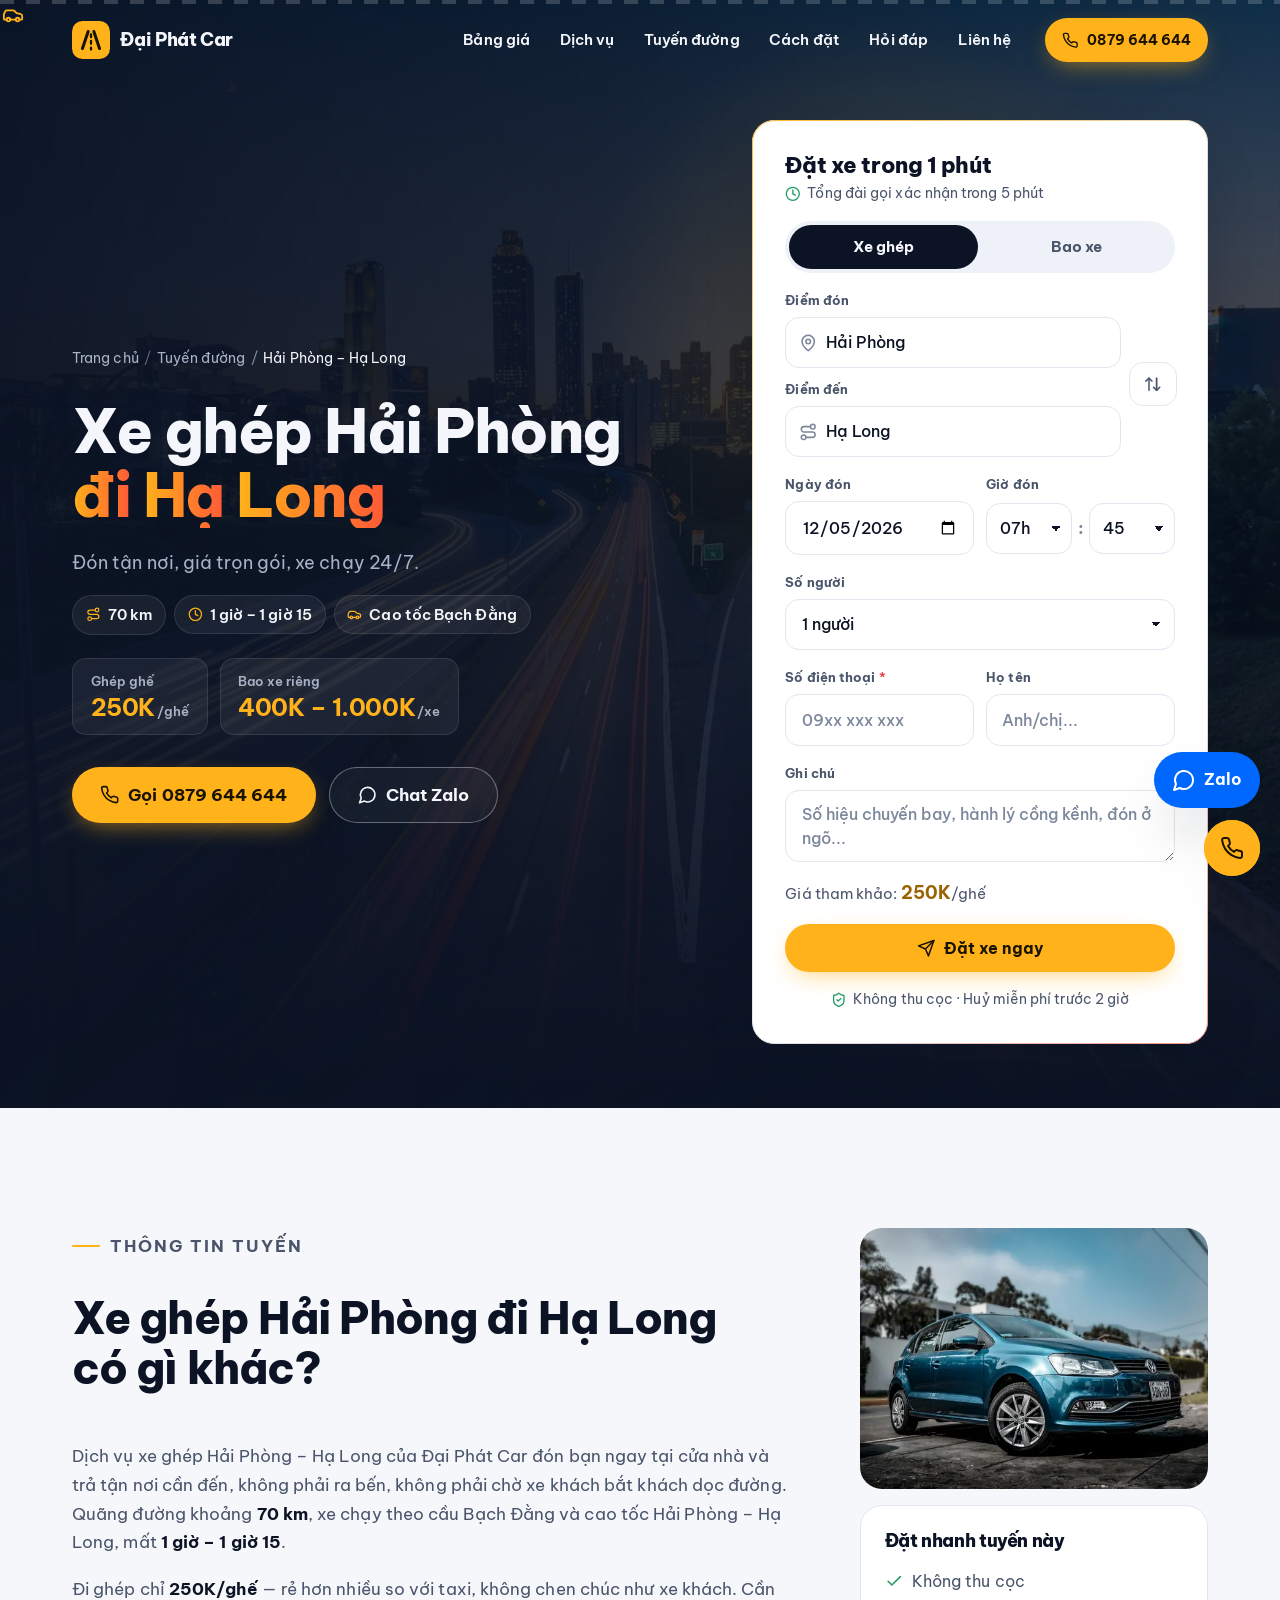
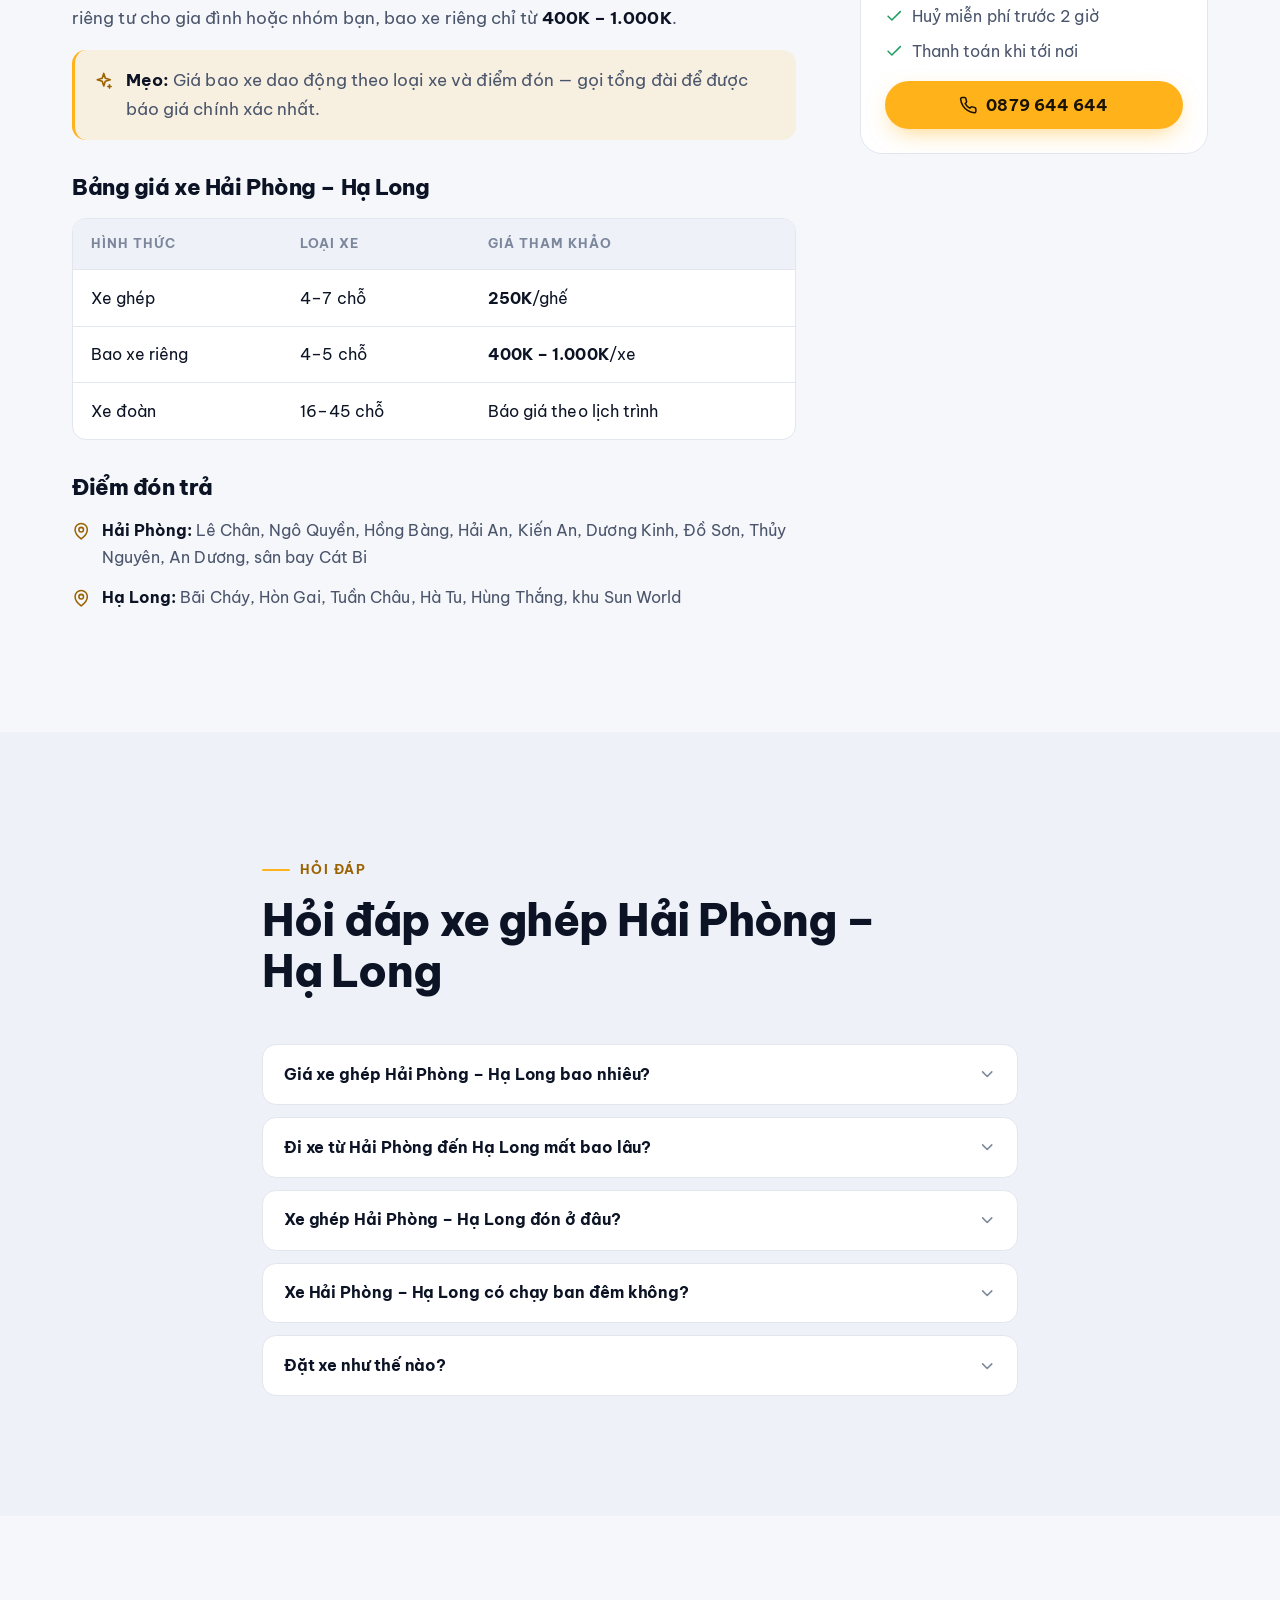
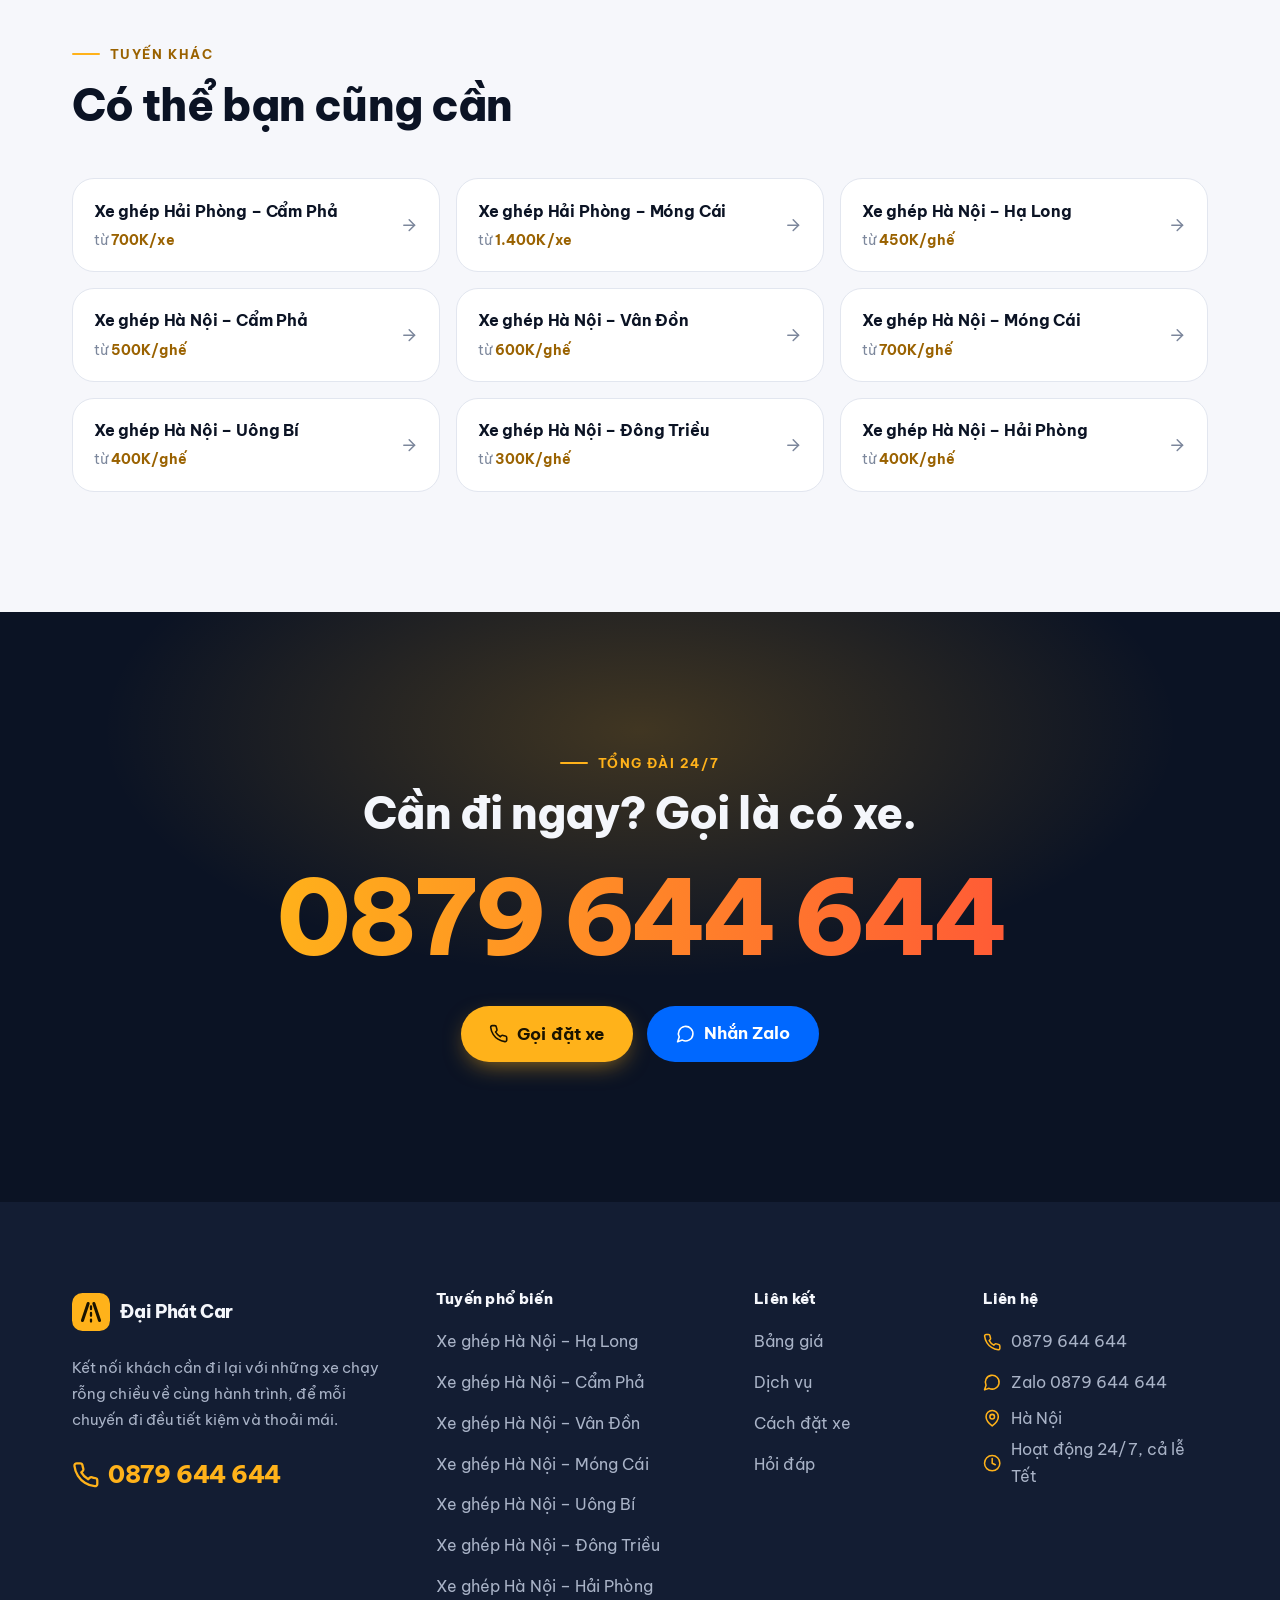
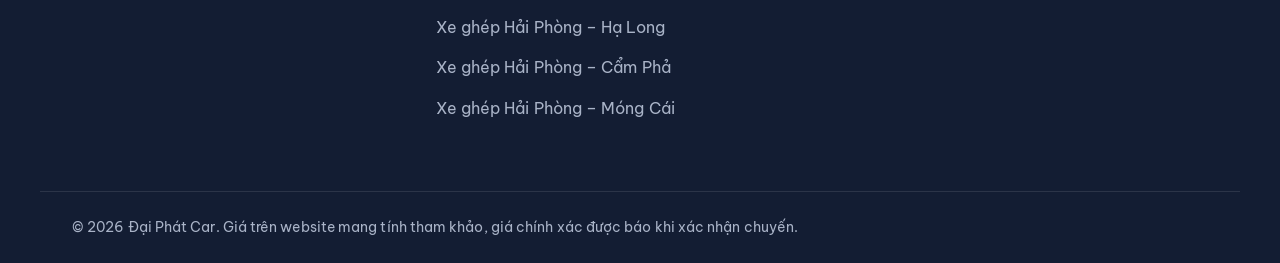
<file: tuyen/xe-ghep-hai-phong-ha-long.html>
<!doctype html>
<html lang="vi" class="no-js">
<head>
<!-- Google tag (gtag.js) -->
<script async src="https://www.googletagmanager.com/gtag/js?id=AW-18516548044"></script>
<script>
 window.dataLayer = window.dataLayer || [];
 function gtag(){dataLayer.push(arguments);}
 gtag('js', new Date());
 gtag('config', 'AW-18516548044');
</script>
<meta charset="utf-8">
<script>document.documentElement.className="js"</script>
<meta name="viewport" content="width=device-width, initial-scale=1, viewport-fit=cover">
<title>Xe Ghép Hải Phòng – Hạ Long Giá Từ 250K, Đón Tận Nơi 24/7</title>
<meta name="description" content="Xe ghép Hải Phòng đi Hạ Long chỉ 250K/ghế, bao xe từ 400K – 1.000K. 70 km, 1 giờ – 1 giờ 15. Đón trả tận nơi, giá trọn gói, chạy 24/7. Gọi 0879 644 644.">
<link rel="canonical" href="https://xequangninhvip.pro.vn/tuyen/xe-ghep-hai-phong-ha-long.html">
<meta name="robots" content="index, follow, max-image-preview:large, max-snippet:-1">
<meta name="theme-color" content="#0B1324">
<meta name="format-detection" content="telephone=no">
<meta name="geo.region" content="VN-HN">
<meta name="geo.placename" content="Hà Nội">
<meta name="geo.position" content="21.0278;105.8342">
<meta name="ICBM" content="21.0278, 105.8342">
<meta property="og:type" content="website">
<meta property="og:locale" content="vi_VN">
<meta property="og:site_name" content="Đại Phát Car">
<meta property="og:title" content="Xe Ghép Hải Phòng – Hạ Long Giá Từ 250K, Đón Tận Nơi 24/7">
<meta property="og:description" content="Xe ghép Hải Phòng đi Hạ Long chỉ 250K/ghế, bao xe từ 400K – 1.000K. 70 km, 1 giờ – 1 giờ 15. Đón trả tận nơi, giá trọn gói, chạy 24/7. Gọi 0879 644 644.">
<meta property="og:url" content="https://xequangninhvip.pro.vn/tuyen/xe-ghep-hai-phong-ha-long.html">
<meta property="og:image" content="https://xequangninhvip.pro.vn/assets/img/og-cover.jpg">
<meta property="og:image:width" content="1200">
<meta property="og:image:height" content="630">
<meta name="twitter:card" content="summary_large_image">
<meta name="twitter:title" content="Xe Ghép Hải Phòng – Hạ Long Giá Từ 250K, Đón Tận Nơi 24/7">
<meta name="twitter:description" content="Xe ghép Hải Phòng đi Hạ Long chỉ 250K/ghế, bao xe từ 400K – 1.000K. 70 km, 1 giờ – 1 giờ 15. Đón trả tận nơi, giá trọn gói, chạy 24/7. Gọi 0879 644 644.">
<meta name="twitter:image" content="https://xequangninhvip.pro.vn/assets/img/og-cover.jpg">
<link rel="icon" href="../favicon.svg" type="image/svg+xml">
<link rel="apple-touch-icon" href="../assets/img/apple-touch-icon.png">
<link rel="manifest" href="../site.webmanifest">
<link rel="preconnect" href="https://fonts.googleapis.com">
<link rel="preconnect" href="https://fonts.gstatic.com" crossorigin>
<link rel="stylesheet" href="https://fonts.googleapis.com/css2?family=Be+Vietnam+Pro:wght@400;500;600;700;800&amp;display=swap">
<link rel="preload" as="image" href="../assets/img/hero-cao-toc-dem-1920.webp" imagesrcset="../assets/img/hero-cao-toc-dem-960.webp 960w, ../assets/img/hero-cao-toc-dem-1920.webp 1920w" imagesizes="100vw" fetchpriority="high">
<link rel="stylesheet" href="../assets/css/styles.css">
<script type="application/ld+json">{"@context":"https://schema.org","@type":"Service","serviceType":"Xe ghép, bao xe liên tỉnh","name":"Xe ghép Hải Phòng – Hạ Long","description":"Xe ghép Hải Phòng đi Hạ Long chỉ 250K/ghế, bao xe từ 400K – 1.000K. 70 km, 1 giờ – 1 giờ 15. Đón trả tận nơi, giá trọn gói, chạy 24/7. Gọi 0879 644 644.","url":"https://xequangninhvip.pro.vn/tuyen/xe-ghep-hai-phong-ha-long.html","provider":{"@id":"https://xequangninhvip.pro.vn/#business","@type":"LocalBusiness","name":"Đại Phát Car","telephone":"+84879644644"},"areaServed":["Hải Phòng","Hạ Long"],"offers":{"@type":"AggregateOffer","priceCurrency":"VND","lowPrice":250000,"highPrice":1000000,"offerCount":2}}</script><script type="application/ld+json">{"@context":"https://schema.org","@type":"BreadcrumbList","itemListElement":[{"@type":"ListItem","position":1,"name":"Trang chủ","item":"https://xequangninhvip.pro.vn/"},{"@type":"ListItem","position":2,"name":"Tuyến đường","item":"https://xequangninhvip.pro.vn/#tuyen-duong"},{"@type":"ListItem","position":3,"name":"Xe ghép Hải Phòng – Hạ Long","item":"https://xequangninhvip.pro.vn/tuyen/xe-ghep-hai-phong-ha-long.html"}]}</script><script type="application/ld+json">{"@context":"https://schema.org","@type":"FAQPage","mainEntity":[{"@type":"Question","name":"Giá xe ghép Hải Phòng – Hạ Long bao nhiêu?","acceptedAnswer":{"@type":"Answer","text":"Xe ghép Hải Phòng – Hạ Long: ghép ghế 250K/ghế; bao xe riêng 400K – 1.000K. Giá trọn gói đã gồm xăng xe, lái xe và vé cao tốc, được chốt khi tổng đài xác nhận."}},{"@type":"Question","name":"Đi xe từ Hải Phòng đến Hạ Long mất bao lâu?","acceptedAnswer":{"@type":"Answer","text":"Quãng đường khoảng 70 km, xe đi mất 1 giờ – 1 giờ 15 theo cầu Bạch Đằng và cao tốc Hải Phòng – Hạ Long, tuỳ tình trạng giao thông."}},{"@type":"Question","name":"Xe ghép Hải Phòng – Hạ Long đón ở đâu?","acceptedAnswer":{"@type":"Answer","text":"Xe đón trả tận nơi tại Lê Chân, Ngô Quyền, Hồng Bàng, Hải An, Kiến An, Dương Kinh, Đồ Sơn, Thủy Nguyên, An Dương, sân bay Cát Bi và Bãi Cháy, Hòn Gai, Tuần Châu, Hà Tu, Hùng Thắng, khu Sun World. Điểm xa trung tâm vui lòng báo khi đặt."}},{"@type":"Question","name":"Xe Hải Phòng – Hạ Long có chạy ban đêm không?","acceptedAnswer":{"@type":"Answer","text":"Có. Xe chạy liên tục 24/7, kể cả chuyến đêm và ngày lễ Tết. Chuyến sau 22h nên đặt trước để được xếp xe."}},{"@type":"Question","name":"Đặt xe như thế nào?","acceptedAnswer":{"@type":"Answer","text":"Điền form trên trang, gọi 0879 644 644 hoặc nhắn Zalo. Tổng đài gọi lại xác nhận trong 5 phút."}}]}</script>
</head>
<body class="page-route">
<a class="skip-link" href="#noi-dung">Bỏ qua tới nội dung</a>
<div class="road-progress" aria-hidden="true"><span class="road-progress__bar"></span><span class="road-progress__car"><svg class="ico" viewBox="0 0 24 24" fill="none" stroke="currentColor" stroke-width="2" stroke-linecap="round" stroke-linejoin="round" aria-hidden="true"><path d="M19 17h2c.6 0 1-.4 1-1v-3c0-.9-.7-1.7-1.5-1.9C18.7 10.6 16 10 16 10s-1.3-1.4-2.2-2.3c-.5-.4-1.1-.7-1.8-.7H5c-.6 0-1.1.4-1.4.9l-1.4 2.9A3.7 3.7 0 0 0 2 12v4c0 .6.4 1 1 1h2"/><circle cx="7" cy="17" r="2"/><path d="M9 17h6"/><circle cx="17" cy="17" r="2"/></svg></span></div>
<header class="site-header" data-header>
  <div class="container header-inner">
    <a class="brand" href="../index.html" aria-label="Đại Phát Car – Trang chủ"><svg class="logo-mark" viewBox="0 0 40 40" aria-hidden="true"><rect width="40" height="40" rx="11" class="logo-bg"/><path d="M11 29 17 11M29 29 23 11" class="logo-road"/><path d="M20 14v3M20 21v3M20 28v2" class="logo-lane"/></svg><span>Đại Phát Car</span></a>
    <nav class="nav" id="site-nav" aria-label="Điều hướng chính"><ul><li><a href="../index.html#bang-gia">Bảng giá</a></li><li><a href="../index.html#dich-vu">Dịch vụ</a></li><li><a href="../index.html#tuyen-duong">Tuyến đường</a></li><li><a href="../index.html#quy-trinh">Cách đặt</a></li><li><a href="../index.html#hoi-dap">Hỏi đáp</a></li><li><a href="../index.html#lien-he">Liên hệ</a></li></ul></nav>
    <a class="btn btn-primary btn-sm header-call" href="tel:+84879644644" data-magnet><svg class="ico" viewBox="0 0 24 24" fill="none" stroke="currentColor" stroke-width="2" stroke-linecap="round" stroke-linejoin="round" aria-hidden="true"><path d="M22 16.92v3a2 2 0 0 1-2.18 2 19.79 19.79 0 0 1-8.63-3.07 19.5 19.5 0 0 1-6-6 19.79 19.79 0 0 1-3.07-8.67A2 2 0 0 1 4.11 2h3a2 2 0 0 1 2 1.72c.13.96.36 1.9.7 2.81a2 2 0 0 1-.45 2.11L8.09 9.91a16 16 0 0 0 6 6l1.27-1.27a2 2 0 0 1 2.11-.45c.91.34 1.85.57 2.81.7A2 2 0 0 1 22 16.92z"/></svg><span>0879 644 644</span></a>
    <button class="nav-toggle" type="button" aria-expanded="false" aria-controls="site-nav" aria-label="Mở menu"><svg class="ico ico-open" viewBox="0 0 24 24" fill="none" stroke="currentColor" stroke-width="2" stroke-linecap="round" stroke-linejoin="round" aria-hidden="true"><path d="M4 6h16M4 12h16M4 18h16"/></svg><svg class="ico ico-close" viewBox="0 0 24 24" fill="none" stroke="currentColor" stroke-width="2" stroke-linecap="round" stroke-linejoin="round" aria-hidden="true"><path d="M18 6 6 18M6 6l12 12"/></svg></button>
  </div>
</header>
<main id="noi-dung">
<section class="hero hero--route" aria-labelledby="hero-title">
  <div class="hero__media" aria-hidden="false">
    <img class="hero__img" data-parallax src="../assets/img/hero-cao-toc-dem-1920.webp"
      srcset="../assets/img/hero-cao-toc-dem-960.webp 960w, ../assets/img/hero-cao-toc-dem-1920.webp 1920w"
      sizes="100vw" width="1920" height="1239" alt="Xe ghép Hải Phòng đi Hạ Long trên cao tốc" fetchpriority="high" decoding="async">
    <div class="hero__shade"></div>
    <div class="streaks" aria-hidden="true"><span class="streak" style="--s:0"></span><span class="streak" style="--s:1"></span><span class="streak" style="--s:2"></span><span class="streak" style="--s:3"></span><span class="streak" style="--s:4"></span><span class="streak" style="--s:5"></span><span class="streak" style="--s:6"></span></div>
    <div class="hero__spot" aria-hidden="true"></div>
  </div>
  <div class="container hero-grid">
    <div class="hero__copy">
      <nav class="crumbs" aria-label="Breadcrumb" data-anim style="--d:0"><ol>
        <li><a href="../index.html">Trang chủ</a></li><li><a href="../index.html#tuyen-duong">Tuyến đường</a></li>
        <li aria-current="page">Hải Phòng – Hạ Long</li></ol></nav>
      <h1 class="h1 h1--route" id="hero-title"><span class="h1-word"><span style="--i:0">Xe</span></span> <span class="h1-word"><span style="--i:1">ghép</span></span> <span class="h1-word"><span style="--i:2">Hải</span></span> <span class="h1-word"><span style="--i:3">Phòng</span></span><br> <span class="nowrap"><span class="h1-word h1-word--hl"><span style="--i:4">đi</span></span> <span class="h1-word h1-word--hl"><span style="--i:5">Hạ</span></span> <span class="h1-word h1-word--hl"><span style="--i:6">Long</span></span></span></h1>
      <p class="hero__lead" data-anim style="--d:5">Đón tận nơi, giá trọn gói, xe chạy 24/7.</p>
      <ul class="route-meta" data-anim style="--d:6">
        <li><svg class="ico" viewBox="0 0 24 24" fill="none" stroke="currentColor" stroke-width="2" stroke-linecap="round" stroke-linejoin="round" aria-hidden="true"><circle cx="6" cy="19" r="3"/><path d="M9 19h8.5a3.5 3.5 0 0 0 0-7h-11a3.5 3.5 0 0 1 0-7H15"/><circle cx="18" cy="5" r="3"/></svg>70 km</li><li><svg class="ico" viewBox="0 0 24 24" fill="none" stroke="currentColor" stroke-width="2" stroke-linecap="round" stroke-linejoin="round" aria-hidden="true"><circle cx="12" cy="12" r="10"/><path d="M12 6v6l4 2"/></svg>1 giờ – 1 giờ 15</li><li><svg class="ico" viewBox="0 0 24 24" fill="none" stroke="currentColor" stroke-width="2" stroke-linecap="round" stroke-linejoin="round" aria-hidden="true"><path d="M19 17h2c.6 0 1-.4 1-1v-3c0-.9-.7-1.7-1.5-1.9C18.7 10.6 16 10 16 10s-1.3-1.4-2.2-2.3c-.5-.4-1.1-.7-1.8-.7H5c-.6 0-1.1.4-1.4.9l-1.4 2.9A3.7 3.7 0 0 0 2 12v4c0 .6.4 1 1 1h2"/><circle cx="7" cy="17" r="2"/><path d="M9 17h6"/><circle cx="17" cy="17" r="2"/></svg>Cao tốc Bạch Đằng</li></ul>
      <ul class="price-chips" data-anim style="--d:7"><li><span>Ghép ghế</span><b>250K<small>/ghế</small></b></li><li><span>Bao xe riêng</span><b>400K – 1.000K<small>/xe</small></b></li></ul>
      <div class="hero__ctas" data-anim style="--d:9">
        <a class="btn btn-primary btn-lg" href="tel:+84879644644" data-magnet><svg class="ico" viewBox="0 0 24 24" fill="none" stroke="currentColor" stroke-width="2" stroke-linecap="round" stroke-linejoin="round" aria-hidden="true"><path d="M22 16.92v3a2 2 0 0 1-2.18 2 19.79 19.79 0 0 1-8.63-3.07 19.5 19.5 0 0 1-6-6 19.79 19.79 0 0 1-3.07-8.67A2 2 0 0 1 4.11 2h3a2 2 0 0 1 2 1.72c.13.96.36 1.9.7 2.81a2 2 0 0 1-.45 2.11L8.09 9.91a16 16 0 0 0 6 6l1.27-1.27a2 2 0 0 1 2.11-.45c.91.34 1.85.57 2.81.7A2 2 0 0 1 22 16.92z"/></svg><span>Gọi 0879 644 644</span></a>
        <a class="btn btn-ghost btn-lg" href="https://zalo.me/0879644644" target="_blank" rel="noopener"><svg class="ico" viewBox="0 0 24 24" fill="none" stroke="currentColor" stroke-width="2" stroke-linecap="round" stroke-linejoin="round" aria-hidden="true"><path d="M7.9 20A9 9 0 1 0 4 16.1L2 22z"/></svg><span>Chat Zalo</span></a>
      </div>
    </div>
    <div class="hero__form" id="dat-xe" data-anim style="--d:4"><form class="booking card" id="booking-form" novalidate aria-labelledby="booking-title">
  <div class="booking__head">
    <h2 class="booking__title" id="booking-title">Đặt xe trong 1 phút</h2>
    <p class="booking__sub"><svg class="ico" viewBox="0 0 24 24" fill="none" stroke="currentColor" stroke-width="2" stroke-linecap="round" stroke-linejoin="round" aria-hidden="true"><circle cx="12" cy="12" r="10"/><path d="M12 6v6l4 2"/></svg> Tổng đài gọi xác nhận trong 5 phút</p>
  </div>
  <fieldset class="seg" aria-label="Hình thức đi"><label class="seg__opt"><input type="radio" name="loai" value="Xe ghép" checked><span>Xe ghép</span></label><label class="seg__opt"><input type="radio" name="loai" value="Bao xe"><span>Bao xe</span></label></fieldset>
  <div class="route-fields">
    <div class="field"><label for="f-from">Điểm đón</label>
      <div class="field__icon"><svg class="ico" viewBox="0 0 24 24" fill="none" stroke="currentColor" stroke-width="2" stroke-linecap="round" stroke-linejoin="round" aria-hidden="true"><path d="M20 10c0 6-8 12-8 12s-8-6-8-12a8 8 0 0 1 16 0Z"/><circle cx="12" cy="10" r="3"/></svg><input id="f-from" name="diem_don" list="dl-places" placeholder="VD: Cầu Giấy, Hà Nội" value="Hải Phòng" required autocomplete="address-level2"></div></div>
    <button class="swap" type="button" data-swap aria-label="Đổi chiều điểm đón và điểm đến"><svg class="ico" viewBox="0 0 24 24" fill="none" stroke="currentColor" stroke-width="2" stroke-linecap="round" stroke-linejoin="round" aria-hidden="true"><path d="m16 3 4 4-4 4"/><path d="M20 7H4"/><path d="m8 21-4-4 4-4"/><path d="M4 17h16"/></svg></button>
    <div class="field"><label for="f-to">Điểm đến</label>
      <div class="field__icon"><svg class="ico" viewBox="0 0 24 24" fill="none" stroke="currentColor" stroke-width="2" stroke-linecap="round" stroke-linejoin="round" aria-hidden="true"><circle cx="6" cy="19" r="3"/><path d="M9 19h8.5a3.5 3.5 0 0 0 0-7h-11a3.5 3.5 0 0 1 0-7H15"/><circle cx="18" cy="5" r="3"/></svg><input id="f-to" name="diem_den" list="dl-places" placeholder="VD: Bãi Cháy, Hạ Long" value="Hạ Long" required></div></div>
  </div>
  <datalist id="dl-places"><option value="Cẩm Phả"><option value="Hà Nội"><option value="Hạ Long"><option value="Hải Phòng"><option value="Móng Cái"><option value="Uông Bí"><option value="Vân Đồn"><option value="Đông Triều"></datalist>
  <div class="grid-2">
    <div class="field"><label for="f-date">Ngày đón</label>
      <input id="f-date" name="ngay_don" type="date" required></div>
    <div class="field"><label for="f-hour">Giờ đón</label>
      <div class="time-pick">
        <select id="f-hour" name="gio" aria-label="Giờ"><option value="00">00h</option><option value="01">01h</option><option value="02">02h</option><option value="03">03h</option><option value="04">04h</option><option value="05">05h</option><option value="06">06h</option><option value="07">07h</option><option value="08">08h</option><option value="09">09h</option><option value="10">10h</option><option value="11">11h</option><option value="12">12h</option><option value="13">13h</option><option value="14">14h</option><option value="15">15h</option><option value="16">16h</option><option value="17">17h</option><option value="18">18h</option><option value="19">19h</option><option value="20">20h</option><option value="21">21h</option><option value="22">22h</option><option value="23">23h</option></select><span aria-hidden="true">:</span>
        <select id="f-min" name="phut" aria-label="Phút"><option value="00">00</option><option value="05">05</option><option value="10">10</option><option value="15">15</option><option value="20">20</option><option value="25">25</option><option value="30">30</option><option value="35">35</option><option value="40">40</option><option value="45">45</option><option value="50">50</option><option value="55">55</option></select></div></div>
  </div>
  <div class="grid-2">
    <div class="field"><label for="f-seats" data-seat-label>Số người</label>
      <select id="f-seats" name="so_nguoi"><option value="1">1 người</option><option value="2">2 người</option><option value="3">3 người</option><option value="4">4 người</option><option value="5">5 người</option><option value="6">6 người</option><option value="7">7 người</option></select></div>
    <div class="field field--car" data-car-field hidden><label for="f-car">Loại xe</label>
      <select id="f-car" name="loai_xe"><option>Xe 4–5 chỗ</option><option>Xe 7 chỗ</option><option>Xe 16 chỗ</option><option>Xe 29 chỗ</option><option>Xe 45 chỗ</option></select></div>
  </div>
  <div class="grid-2">
    <div class="field"><label for="f-phone">Số điện thoại <abbr title="bắt buộc">*</abbr></label>
      <input id="f-phone" name="sdt" type="tel" inputmode="tel" placeholder="09xx xxx xxx" required autocomplete="tel"></div>
    <div class="field"><label for="f-name">Họ tên</label>
      <input id="f-name" name="ho_ten" placeholder="Anh/chị..." autocomplete="name"></div>
  </div>
  <div class="field"><label for="f-note">Ghi chú</label>
    <textarea id="f-note" name="ghi_chu" rows="2" placeholder="Số hiệu chuyến bay, hành lý cồng kềnh, đón ở ngõ..."></textarea></div>
  <input class="hp" name="website" tabindex="-1" autocomplete="off" aria-hidden="true">
  <p class="estimate" data-estimate aria-live="polite"></p>
  <p class="form-error" data-form-error role="alert"></p>
  <button class="btn btn-primary btn-block" type="submit"><svg class="ico" viewBox="0 0 24 24" fill="none" stroke="currentColor" stroke-width="2" stroke-linecap="round" stroke-linejoin="round" aria-hidden="true"><path d="m22 2-7 20-4-9-9-4Z"/><path d="M22 2 11 13"/></svg><span>Đặt xe ngay</span></button>
  <p class="booking__foot"><svg class="ico" viewBox="0 0 24 24" fill="none" stroke="currentColor" stroke-width="2" stroke-linecap="round" stroke-linejoin="round" aria-hidden="true"><path d="M20 13c0 5-3.5 7.5-7.66 8.95a1 1 0 0 1-.67-.01C7.5 20.5 4 18 4 13V6a1 1 0 0 1 1-1c2 0 4.5-1.2 6.24-2.72a1.17 1.17 0 0 1 1.52 0C14.51 3.81 17 5 19 5a1 1 0 0 1 1 1z"/><path d="m9 12 2 2 4-4"/></svg> Không thu cọc · Huỷ miễn phí trước 2 giờ</p>
</form></div>
  </div>
</section>

<section class="section" aria-labelledby="about-title">
  <div class="container article-grid">
    <article class="prose">
      <p class="eyebrow" data-reveal>Thông tin tuyến</p>
      <h2 class="h2" id="about-title" data-float>Xe ghép Hải Phòng đi Hạ Long có gì khác?</h2>
      <p data-reveal>Dịch vụ xe ghép Hải Phòng – Hạ Long của Đại Phát Car đón bạn ngay tại cửa nhà và trả tận nơi cần đến,
        không phải ra bến, không phải chờ xe khách bắt khách dọc đường. Quãng đường khoảng <strong>70 km</strong>,
        xe chạy theo cầu Bạch Đằng và cao tốc Hải Phòng – Hạ Long, mất <strong>1 giờ – 1 giờ 15</strong>.</p>
      <p data-reveal>Đi ghép chỉ <strong>250K/ghế</strong> — rẻ hơn nhiều so với taxi, không chen chúc như xe khách. Cần riêng tư cho gia đình hoặc nhóm bạn, bao xe riêng chỉ từ <strong>400K – 1.000K</strong>.</p>
      <p class="tip" data-reveal><svg class="ico" viewBox="0 0 24 24" fill="none" stroke="currentColor" stroke-width="2" stroke-linecap="round" stroke-linejoin="round" aria-hidden="true"><path d="M12 3l1.9 5.8L20 10.7l-6.1 1.9L12 18.4l-1.9-5.8L4 10.7l6.1-1.9z"/><path d="M19 17v4M17 19h4"/></svg><span><strong>Mẹo:</strong> Giá bao xe dao động theo loại xe và điểm đón — gọi tổng đài để được báo giá chính xác nhất.</span></p>
      <h3 data-reveal>Bảng giá xe Hải Phòng – Hạ Long</h3>
      <div class="table-wrap" data-reveal><table class="price-table">
        <thead><tr><th scope="col">Hình thức</th><th scope="col">Loại xe</th><th scope="col">Giá tham khảo</th></tr></thead>
        <tbody>
          <tr><td>Xe ghép</td><td>4–7 chỗ</td><td><b>250K</b>/ghế</td></tr><tr><td>Bao xe riêng</td><td>4–5 chỗ</td><td><b>400K – 1.000K</b>/xe</td></tr>
          <tr><td>Xe đoàn</td><td>16–45 chỗ</td><td>Báo giá theo lịch trình</td></tr>
        </tbody></table></div>
      <h3 data-reveal>Điểm đón trả</h3>
      <ul class="areas" data-reveal>
        <li><svg class="ico" viewBox="0 0 24 24" fill="none" stroke="currentColor" stroke-width="2" stroke-linecap="round" stroke-linejoin="round" aria-hidden="true"><path d="M20 10c0 6-8 12-8 12s-8-6-8-12a8 8 0 0 1 16 0Z"/><circle cx="12" cy="10" r="3"/></svg><div><b>Hải Phòng:</b> Lê Chân, Ngô Quyền, Hồng Bàng, Hải An, Kiến An, Dương Kinh, Đồ Sơn, Thủy Nguyên, An Dương, sân bay Cát Bi</div></li>
        <li><svg class="ico" viewBox="0 0 24 24" fill="none" stroke="currentColor" stroke-width="2" stroke-linecap="round" stroke-linejoin="round" aria-hidden="true"><path d="M20 10c0 6-8 12-8 12s-8-6-8-12a8 8 0 0 1 16 0Z"/><circle cx="12" cy="10" r="3"/></svg><div><b>Hạ Long:</b> Bãi Cháy, Hòn Gai, Tuần Châu, Hà Tu, Hùng Thắng, khu Sun World</div></li></ul>
    </article>
    <aside class="article-aside" data-reveal>
      <img class="aside-img" src="../assets/img/xe-5-cho-1200.webp" srcset="../assets/img/xe-5-cho-640.webp 640w, ../assets/img/xe-5-cho-1200.webp 1200w" sizes="(max-width: 1024px) 100vw, 40vw" width="1200" height="800" alt="Xe phục vụ tuyến Hải Phòng – Hạ Long" loading="lazy" decoding="async">
      <div class="aside-card card">
        <h3>Đặt nhanh tuyến này</h3>
        <ul class="aside-list"><li><svg class="ico" viewBox="0 0 24 24" fill="none" stroke="currentColor" stroke-width="2" stroke-linecap="round" stroke-linejoin="round" aria-hidden="true"><path d="M20 6 9 17l-5-5"/></svg>Không thu cọc</li><li><svg class="ico" viewBox="0 0 24 24" fill="none" stroke="currentColor" stroke-width="2" stroke-linecap="round" stroke-linejoin="round" aria-hidden="true"><path d="M20 6 9 17l-5-5"/></svg>Huỷ miễn phí trước 2 giờ</li><li><svg class="ico" viewBox="0 0 24 24" fill="none" stroke="currentColor" stroke-width="2" stroke-linecap="round" stroke-linejoin="round" aria-hidden="true"><path d="M20 6 9 17l-5-5"/></svg>Thanh toán khi tới nơi</li></ul>
        <a class="btn btn-primary btn-block" href="tel:+84879644644"><svg class="ico" viewBox="0 0 24 24" fill="none" stroke="currentColor" stroke-width="2" stroke-linecap="round" stroke-linejoin="round" aria-hidden="true"><path d="M22 16.92v3a2 2 0 0 1-2.18 2 19.79 19.79 0 0 1-8.63-3.07 19.5 19.5 0 0 1-6-6 19.79 19.79 0 0 1-3.07-8.67A2 2 0 0 1 4.11 2h3a2 2 0 0 1 2 1.72c.13.96.36 1.9.7 2.81a2 2 0 0 1-.45 2.11L8.09 9.91a16 16 0 0 0 6 6l1.27-1.27a2 2 0 0 1 2.11-.45c.91.34 1.85.57 2.81.7A2 2 0 0 1 22 16.92z"/></svg><span>0879 644 644</span></a>
      </div>
    </aside>
  </div>
</section>

<section class="section section--alt" id="hoi-dap" aria-labelledby="faq-title">
  <div class="container container--narrow">
    <p class="eyebrow" data-reveal>Hỏi đáp</p>
    <h2 class="h2" id="faq-title" data-float>Hỏi đáp xe ghép Hải Phòng – Hạ Long</h2>
    <div class="faq"><details class="faq__item" data-reveal><summary><h3>Giá xe ghép Hải Phòng – Hạ Long bao nhiêu?</h3><svg class="ico" viewBox="0 0 24 24" fill="none" stroke="currentColor" stroke-width="2" stroke-linecap="round" stroke-linejoin="round" aria-hidden="true"><path d="m6 9 6 6 6-6"/></svg></summary><div class="faq__a"><p>Xe ghép Hải Phòng – Hạ Long: ghép ghế 250K/ghế; bao xe riêng 400K – 1.000K. Giá trọn gói đã gồm xăng xe, lái xe và vé cao tốc, được chốt khi tổng đài xác nhận.</p></div></details><details class="faq__item" data-reveal><summary><h3>Đi xe từ Hải Phòng đến Hạ Long mất bao lâu?</h3><svg class="ico" viewBox="0 0 24 24" fill="none" stroke="currentColor" stroke-width="2" stroke-linecap="round" stroke-linejoin="round" aria-hidden="true"><path d="m6 9 6 6 6-6"/></svg></summary><div class="faq__a"><p>Quãng đường khoảng 70 km, xe đi mất 1 giờ – 1 giờ 15 theo cầu Bạch Đằng và cao tốc Hải Phòng – Hạ Long, tuỳ tình trạng giao thông.</p></div></details><details class="faq__item" data-reveal><summary><h3>Xe ghép Hải Phòng – Hạ Long đón ở đâu?</h3><svg class="ico" viewBox="0 0 24 24" fill="none" stroke="currentColor" stroke-width="2" stroke-linecap="round" stroke-linejoin="round" aria-hidden="true"><path d="m6 9 6 6 6-6"/></svg></summary><div class="faq__a"><p>Xe đón trả tận nơi tại Lê Chân, Ngô Quyền, Hồng Bàng, Hải An, Kiến An, Dương Kinh, Đồ Sơn, Thủy Nguyên, An Dương, sân bay Cát Bi và Bãi Cháy, Hòn Gai, Tuần Châu, Hà Tu, Hùng Thắng, khu Sun World. Điểm xa trung tâm vui lòng báo khi đặt.</p></div></details><details class="faq__item" data-reveal><summary><h3>Xe Hải Phòng – Hạ Long có chạy ban đêm không?</h3><svg class="ico" viewBox="0 0 24 24" fill="none" stroke="currentColor" stroke-width="2" stroke-linecap="round" stroke-linejoin="round" aria-hidden="true"><path d="m6 9 6 6 6-6"/></svg></summary><div class="faq__a"><p>Có. Xe chạy liên tục 24/7, kể cả chuyến đêm và ngày lễ Tết. Chuyến sau 22h nên đặt trước để được xếp xe.</p></div></details><details class="faq__item" data-reveal><summary><h3>Đặt xe như thế nào?</h3><svg class="ico" viewBox="0 0 24 24" fill="none" stroke="currentColor" stroke-width="2" stroke-linecap="round" stroke-linejoin="round" aria-hidden="true"><path d="m6 9 6 6 6-6"/></svg></summary><div class="faq__a"><p>Điền form trên trang, gọi 0879 644 644 hoặc nhắn Zalo. Tổng đài gọi lại xác nhận trong 5 phút.</p></div></details></div>
  </div>
</section>

<section class="section" aria-labelledby="other-title">
  <div class="container">
    <p class="eyebrow" data-reveal>Tuyến khác</p>
    <h2 class="h2" id="other-title" data-float>Có thể bạn cũng cần</h2>
    <ul class="route-list"><li><a class="route-link card" href="xe-ghep-hai-phong-cam-pha.html"><span class="route-link__name">Xe ghép Hải Phòng – Cẩm Phả</span><span class="route-link__meta">từ <b>700K/xe</b></span><svg class="ico route-link__arrow" viewBox="0 0 24 24" fill="none" stroke="currentColor" stroke-width="2" stroke-linecap="round" stroke-linejoin="round" aria-hidden="true"><path d="M5 12h14"/><path d="m12 5 7 7-7 7"/></svg></a></li><li><a class="route-link card" href="xe-ghep-hai-phong-mong-cai.html"><span class="route-link__name">Xe ghép Hải Phòng – Móng Cái</span><span class="route-link__meta">từ <b>1.400K/xe</b></span><svg class="ico route-link__arrow" viewBox="0 0 24 24" fill="none" stroke="currentColor" stroke-width="2" stroke-linecap="round" stroke-linejoin="round" aria-hidden="true"><path d="M5 12h14"/><path d="m12 5 7 7-7 7"/></svg></a></li><li><a class="route-link card" href="xe-ghep-ha-noi-ha-long.html"><span class="route-link__name">Xe ghép Hà Nội – Hạ Long</span><span class="route-link__meta">từ <b>450K/ghế</b></span><svg class="ico route-link__arrow" viewBox="0 0 24 24" fill="none" stroke="currentColor" stroke-width="2" stroke-linecap="round" stroke-linejoin="round" aria-hidden="true"><path d="M5 12h14"/><path d="m12 5 7 7-7 7"/></svg></a></li><li><a class="route-link card" href="xe-ghep-ha-noi-cam-pha.html"><span class="route-link__name">Xe ghép Hà Nội – Cẩm Phả</span><span class="route-link__meta">từ <b>500K/ghế</b></span><svg class="ico route-link__arrow" viewBox="0 0 24 24" fill="none" stroke="currentColor" stroke-width="2" stroke-linecap="round" stroke-linejoin="round" aria-hidden="true"><path d="M5 12h14"/><path d="m12 5 7 7-7 7"/></svg></a></li><li><a class="route-link card" href="xe-ghep-ha-noi-van-don.html"><span class="route-link__name">Xe ghép Hà Nội – Vân Đồn</span><span class="route-link__meta">từ <b>600K/ghế</b></span><svg class="ico route-link__arrow" viewBox="0 0 24 24" fill="none" stroke="currentColor" stroke-width="2" stroke-linecap="round" stroke-linejoin="round" aria-hidden="true"><path d="M5 12h14"/><path d="m12 5 7 7-7 7"/></svg></a></li><li><a class="route-link card" href="xe-ghep-ha-noi-mong-cai.html"><span class="route-link__name">Xe ghép Hà Nội – Móng Cái</span><span class="route-link__meta">từ <b>700K/ghế</b></span><svg class="ico route-link__arrow" viewBox="0 0 24 24" fill="none" stroke="currentColor" stroke-width="2" stroke-linecap="round" stroke-linejoin="round" aria-hidden="true"><path d="M5 12h14"/><path d="m12 5 7 7-7 7"/></svg></a></li><li><a class="route-link card" href="xe-ghep-ha-noi-uong-bi.html"><span class="route-link__name">Xe ghép Hà Nội – Uông Bí</span><span class="route-link__meta">từ <b>400K/ghế</b></span><svg class="ico route-link__arrow" viewBox="0 0 24 24" fill="none" stroke="currentColor" stroke-width="2" stroke-linecap="round" stroke-linejoin="round" aria-hidden="true"><path d="M5 12h14"/><path d="m12 5 7 7-7 7"/></svg></a></li><li><a class="route-link card" href="xe-ghep-ha-noi-dong-trieu.html"><span class="route-link__name">Xe ghép Hà Nội – Đông Triều</span><span class="route-link__meta">từ <b>300K/ghế</b></span><svg class="ico route-link__arrow" viewBox="0 0 24 24" fill="none" stroke="currentColor" stroke-width="2" stroke-linecap="round" stroke-linejoin="round" aria-hidden="true"><path d="M5 12h14"/><path d="m12 5 7 7-7 7"/></svg></a></li><li><a class="route-link card" href="xe-ghep-ha-noi-hai-phong.html"><span class="route-link__name">Xe ghép Hà Nội – Hải Phòng</span><span class="route-link__meta">từ <b>400K/ghế</b></span><svg class="ico route-link__arrow" viewBox="0 0 24 24" fill="none" stroke="currentColor" stroke-width="2" stroke-linecap="round" stroke-linejoin="round" aria-hidden="true"><path d="M5 12h14"/><path d="m12 5 7 7-7 7"/></svg></a></li></ul>
  </div>
</section>
<section class="cta" aria-labelledby="cta-title">
  <div class="cta__glow" aria-hidden="true"></div>
  <div class="container cta__inner">
    <p class="eyebrow eyebrow--dark" data-reveal>Tổng đài 24/7</p>
    <h2 class="h2 h2--light" id="cta-title" data-float>Cần đi ngay? Gọi là có xe.</h2>
    <a class="cta__phone" href="tel:+84879644644" data-magnet>0879 644 644</a>
    <div class="cta__actions" data-reveal>
      <a class="btn btn-primary btn-lg" href="tel:+84879644644" data-magnet><svg class="ico" viewBox="0 0 24 24" fill="none" stroke="currentColor" stroke-width="2" stroke-linecap="round" stroke-linejoin="round" aria-hidden="true"><path d="M22 16.92v3a2 2 0 0 1-2.18 2 19.79 19.79 0 0 1-8.63-3.07 19.5 19.5 0 0 1-6-6 19.79 19.79 0 0 1-3.07-8.67A2 2 0 0 1 4.11 2h3a2 2 0 0 1 2 1.72c.13.96.36 1.9.7 2.81a2 2 0 0 1-.45 2.11L8.09 9.91a16 16 0 0 0 6 6l1.27-1.27a2 2 0 0 1 2.11-.45c.91.34 1.85.57 2.81.7A2 2 0 0 1 22 16.92z"/></svg><span>Gọi đặt xe</span></a>
      <a class="btn btn-zalo btn-lg" href="https://zalo.me/0879644644" target="_blank" rel="noopener"><svg class="ico" viewBox="0 0 24 24" fill="none" stroke="currentColor" stroke-width="2" stroke-linecap="round" stroke-linejoin="round" aria-hidden="true"><path d="M7.9 20A9 9 0 1 0 4 16.1L2 22z"/></svg><span>Nhắn Zalo</span></a>
    </div>
  </div>
</section>
</main>
<footer class="site-footer" id="lien-he">
  <div class="container footer-grid">
    <div class="footer-about">
      <a class="brand brand--light" href="../index.html"><svg class="logo-mark" viewBox="0 0 40 40" aria-hidden="true"><rect width="40" height="40" rx="11" class="logo-bg"/><path d="M11 29 17 11M29 29 23 11" class="logo-road"/><path d="M20 14v3M20 21v3M20 28v2" class="logo-lane"/></svg><span>Đại Phát Car</span></a>
      <p>Kết nối khách cần đi lại với những xe chạy rỗng chiều về cùng hành trình, để mỗi chuyến đi đều tiết kiệm và thoải mái.</p>
      <a class="footer-phone" href="tel:+84879644644"><svg class="ico" viewBox="0 0 24 24" fill="none" stroke="currentColor" stroke-width="2" stroke-linecap="round" stroke-linejoin="round" aria-hidden="true"><path d="M22 16.92v3a2 2 0 0 1-2.18 2 19.79 19.79 0 0 1-8.63-3.07 19.5 19.5 0 0 1-6-6 19.79 19.79 0 0 1-3.07-8.67A2 2 0 0 1 4.11 2h3a2 2 0 0 1 2 1.72c.13.96.36 1.9.7 2.81a2 2 0 0 1-.45 2.11L8.09 9.91a16 16 0 0 0 6 6l1.27-1.27a2 2 0 0 1 2.11-.45c.91.34 1.85.57 2.81.7A2 2 0 0 1 22 16.92z"/></svg>0879 644 644</a>
    </div>
    <nav aria-label="Tuyến xe ghép"><h3>Tuyến phổ biến</h3><ul><li><a class="link" href="../tuyen/xe-ghep-ha-noi-ha-long.html">Xe ghép Hà Nội – Hạ Long</a></li><li><a class="link" href="../tuyen/xe-ghep-ha-noi-cam-pha.html">Xe ghép Hà Nội – Cẩm Phả</a></li><li><a class="link" href="../tuyen/xe-ghep-ha-noi-van-don.html">Xe ghép Hà Nội – Vân Đồn</a></li><li><a class="link" href="../tuyen/xe-ghep-ha-noi-mong-cai.html">Xe ghép Hà Nội – Móng Cái</a></li><li><a class="link" href="../tuyen/xe-ghep-ha-noi-uong-bi.html">Xe ghép Hà Nội – Uông Bí</a></li><li><a class="link" href="../tuyen/xe-ghep-ha-noi-dong-trieu.html">Xe ghép Hà Nội – Đông Triều</a></li><li><a class="link" href="../tuyen/xe-ghep-ha-noi-hai-phong.html">Xe ghép Hà Nội – Hải Phòng</a></li><li><a class="link" href="../tuyen/xe-ghep-hai-phong-ha-long.html">Xe ghép Hải Phòng – Hạ Long</a></li><li><a class="link" href="../tuyen/xe-ghep-hai-phong-cam-pha.html">Xe ghép Hải Phòng – Cẩm Phả</a></li><li><a class="link" href="../tuyen/xe-ghep-hai-phong-mong-cai.html">Xe ghép Hải Phòng – Móng Cái</a></li></ul></nav>
    <nav aria-label="Liên kết nhanh"><h3>Liên kết</h3><ul>
      <li><a class="link" href="../index.html#bang-gia">Bảng giá</a></li><li><a class="link" href="../index.html#dich-vu">Dịch vụ</a></li>
      <li><a class="link" href="../index.html#quy-trinh">Cách đặt xe</a></li><li><a class="link" href="../index.html#hoi-dap">Hỏi đáp</a></li></ul></nav>
    <div><h3>Liên hệ</h3><ul class="contact-list">
      <li><svg class="ico" viewBox="0 0 24 24" fill="none" stroke="currentColor" stroke-width="2" stroke-linecap="round" stroke-linejoin="round" aria-hidden="true"><path d="M22 16.92v3a2 2 0 0 1-2.18 2 19.79 19.79 0 0 1-8.63-3.07 19.5 19.5 0 0 1-6-6 19.79 19.79 0 0 1-3.07-8.67A2 2 0 0 1 4.11 2h3a2 2 0 0 1 2 1.72c.13.96.36 1.9.7 2.81a2 2 0 0 1-.45 2.11L8.09 9.91a16 16 0 0 0 6 6l1.27-1.27a2 2 0 0 1 2.11-.45c.91.34 1.85.57 2.81.7A2 2 0 0 1 22 16.92z"/></svg><a class="link" href="tel:+84879644644">0879 644 644</a></li>
      <li><svg class="ico" viewBox="0 0 24 24" fill="none" stroke="currentColor" stroke-width="2" stroke-linecap="round" stroke-linejoin="round" aria-hidden="true"><path d="M7.9 20A9 9 0 1 0 4 16.1L2 22z"/></svg><a class="link" href="https://zalo.me/0879644644" target="_blank" rel="noopener">Zalo 0879 644 644</a></li>
      <li><svg class="ico" viewBox="0 0 24 24" fill="none" stroke="currentColor" stroke-width="2" stroke-linecap="round" stroke-linejoin="round" aria-hidden="true"><path d="M20 10c0 6-8 12-8 12s-8-6-8-12a8 8 0 0 1 16 0Z"/><circle cx="12" cy="10" r="3"/></svg><span>Hà Nội</span></li>
      <li><svg class="ico" viewBox="0 0 24 24" fill="none" stroke="currentColor" stroke-width="2" stroke-linecap="round" stroke-linejoin="round" aria-hidden="true"><circle cx="12" cy="12" r="10"/><path d="M12 6v6l4 2"/></svg><span>Hoạt động 24/7, cả lễ Tết</span></li></ul></div>
  </div>
  <div class="container footer-bottom">
    <p>© 2026 Đại Phát Car. Giá trên website mang tính tham khảo, giá chính xác được báo khi xác nhận chuyến.</p>
    <p class="footer-arrive" data-arrive>Tới nơi rồi! Gọi xe thôi.</p>
  </div>
</footer>
<div class="float-actions" aria-label="Liên hệ nhanh">
  <a class="fab fab--zalo" href="https://zalo.me/0879644644" target="_blank" rel="noopener" aria-label="Chat Zalo"><svg class="ico" viewBox="0 0 24 24" fill="none" stroke="currentColor" stroke-width="2" stroke-linecap="round" stroke-linejoin="round" aria-hidden="true"><path d="M7.9 20A9 9 0 1 0 4 16.1L2 22z"/></svg><span>Zalo</span></a>
  <a class="fab fab--call" href="tel:+84879644644" aria-label="Gọi 0879 644 644"><svg class="ico" viewBox="0 0 24 24" fill="none" stroke="currentColor" stroke-width="2" stroke-linecap="round" stroke-linejoin="round" aria-hidden="true"><path d="M22 16.92v3a2 2 0 0 1-2.18 2 19.79 19.79 0 0 1-8.63-3.07 19.5 19.5 0 0 1-6-6 19.79 19.79 0 0 1-3.07-8.67A2 2 0 0 1 4.11 2h3a2 2 0 0 1 2 1.72c.13.96.36 1.9.7 2.81a2 2 0 0 1-.45 2.11L8.09 9.91a16 16 0 0 0 6 6l1.27-1.27a2 2 0 0 1 2.11-.45c.91.34 1.85.57 2.81.7A2 2 0 0 1 22 16.92z"/></svg></a>
</div>
<nav class="mobile-bar" aria-label="Thao tác nhanh">
  <a href="tel:+84879644644" class="mobile-bar__call"><svg class="ico" viewBox="0 0 24 24" fill="none" stroke="currentColor" stroke-width="2" stroke-linecap="round" stroke-linejoin="round" aria-hidden="true"><path d="M22 16.92v3a2 2 0 0 1-2.18 2 19.79 19.79 0 0 1-8.63-3.07 19.5 19.5 0 0 1-6-6 19.79 19.79 0 0 1-3.07-8.67A2 2 0 0 1 4.11 2h3a2 2 0 0 1 2 1.72c.13.96.36 1.9.7 2.81a2 2 0 0 1-.45 2.11L8.09 9.91a16 16 0 0 0 6 6l1.27-1.27a2 2 0 0 1 2.11-.45c.91.34 1.85.57 2.81.7A2 2 0 0 1 22 16.92z"/></svg><span>Gọi ngay</span></a>
  <a href="https://zalo.me/0879644644" target="_blank" rel="noopener" class="mobile-bar__zalo"><svg class="ico" viewBox="0 0 24 24" fill="none" stroke="currentColor" stroke-width="2" stroke-linecap="round" stroke-linejoin="round" aria-hidden="true"><path d="M7.9 20A9 9 0 1 0 4 16.1L2 22z"/></svg><span>Zalo</span></a>
  <a href="#dat-xe" class="mobile-bar__book" data-book><svg class="ico" viewBox="0 0 24 24" fill="none" stroke="currentColor" stroke-width="2" stroke-linecap="round" stroke-linejoin="round" aria-hidden="true"><path d="M19 17h2c.6 0 1-.4 1-1v-3c0-.9-.7-1.7-1.5-1.9C18.7 10.6 16 10 16 10s-1.3-1.4-2.2-2.3c-.5-.4-1.1-.7-1.8-.7H5c-.6 0-1.1.4-1.4.9l-1.4 2.9A3.7 3.7 0 0 0 2 12v4c0 .6.4 1 1 1h2"/><circle cx="7" cy="17" r="2"/><path d="M9 17h6"/><circle cx="17" cy="17" r="2"/></svg><span>Đặt xe</span></a>
</nav>
<dialog class="dialog" id="booking-dialog" aria-labelledby="dlg-title">
  <div class="dialog__body">
    <div class="dialog__check"><svg class="ico" viewBox="0 0 24 24" fill="none" stroke="currentColor" stroke-width="2" stroke-linecap="round" stroke-linejoin="round" aria-hidden="true"><path d="M20 6 9 17l-5-5"/></svg></div>
    <h2 id="dlg-title">Đã ghi nhận chuyến của bạn!</h2>
    <p class="dialog__lead" data-dlg-lead>Gửi thông tin cho tổng đài bằng 1 chạm để được xác nhận ngay:</p>
    <pre class="dialog__summary" data-dlg-summary></pre>
    <div class="dialog__actions">
      <a class="btn btn-zalo" data-dlg-zalo href="https://zalo.me/0879644644" target="_blank" rel="noopener"><svg class="ico" viewBox="0 0 24 24" fill="none" stroke="currentColor" stroke-width="2" stroke-linecap="round" stroke-linejoin="round" aria-hidden="true"><path d="M7.9 20A9 9 0 1 0 4 16.1L2 22z"/></svg><span>Gửi qua Zalo</span></a>
      <a class="btn btn-dark" data-dlg-sms href="sms:0879644644"><svg class="ico" viewBox="0 0 24 24" fill="none" stroke="currentColor" stroke-width="2" stroke-linecap="round" stroke-linejoin="round" aria-hidden="true"><path d="M21 15a2 2 0 0 1-2 2H7l-4 4V5a2 2 0 0 1 2-2h14a2 2 0 0 1 2 2z"/></svg><span>Gửi SMS</span></a>
      <a class="btn btn-primary" href="tel:+84879644644"><svg class="ico" viewBox="0 0 24 24" fill="none" stroke="currentColor" stroke-width="2" stroke-linecap="round" stroke-linejoin="round" aria-hidden="true"><path d="M22 16.92v3a2 2 0 0 1-2.18 2 19.79 19.79 0 0 1-8.63-3.07 19.5 19.5 0 0 1-6-6 19.79 19.79 0 0 1-3.07-8.67A2 2 0 0 1 4.11 2h3a2 2 0 0 1 2 1.72c.13.96.36 1.9.7 2.81a2 2 0 0 1-.45 2.11L8.09 9.91a16 16 0 0 0 6 6l1.27-1.27a2 2 0 0 1 2.11-.45c.91.34 1.85.57 2.81.7A2 2 0 0 1 22 16.92z"/></svg><span>Gọi 0879 644 644</span></a>
    </div>
    <p class="dialog__hint" data-dlg-hint>Nội dung đã được sao chép — mở Zalo và dán vào khung chat.</p>
    <button class="dialog__close" type="button" data-dlg-close aria-label="Đóng"><svg class="ico" viewBox="0 0 24 24" fill="none" stroke="currentColor" stroke-width="2" stroke-linecap="round" stroke-linejoin="round" aria-hidden="true"><path d="M18 6 6 18M6 6l12 12"/></svg></button>
  </div>
</dialog>
<script src="../assets/js/config.js" defer></script>
<script src="../assets/js/app.js" defer></script>
</body>
</html>
</file>
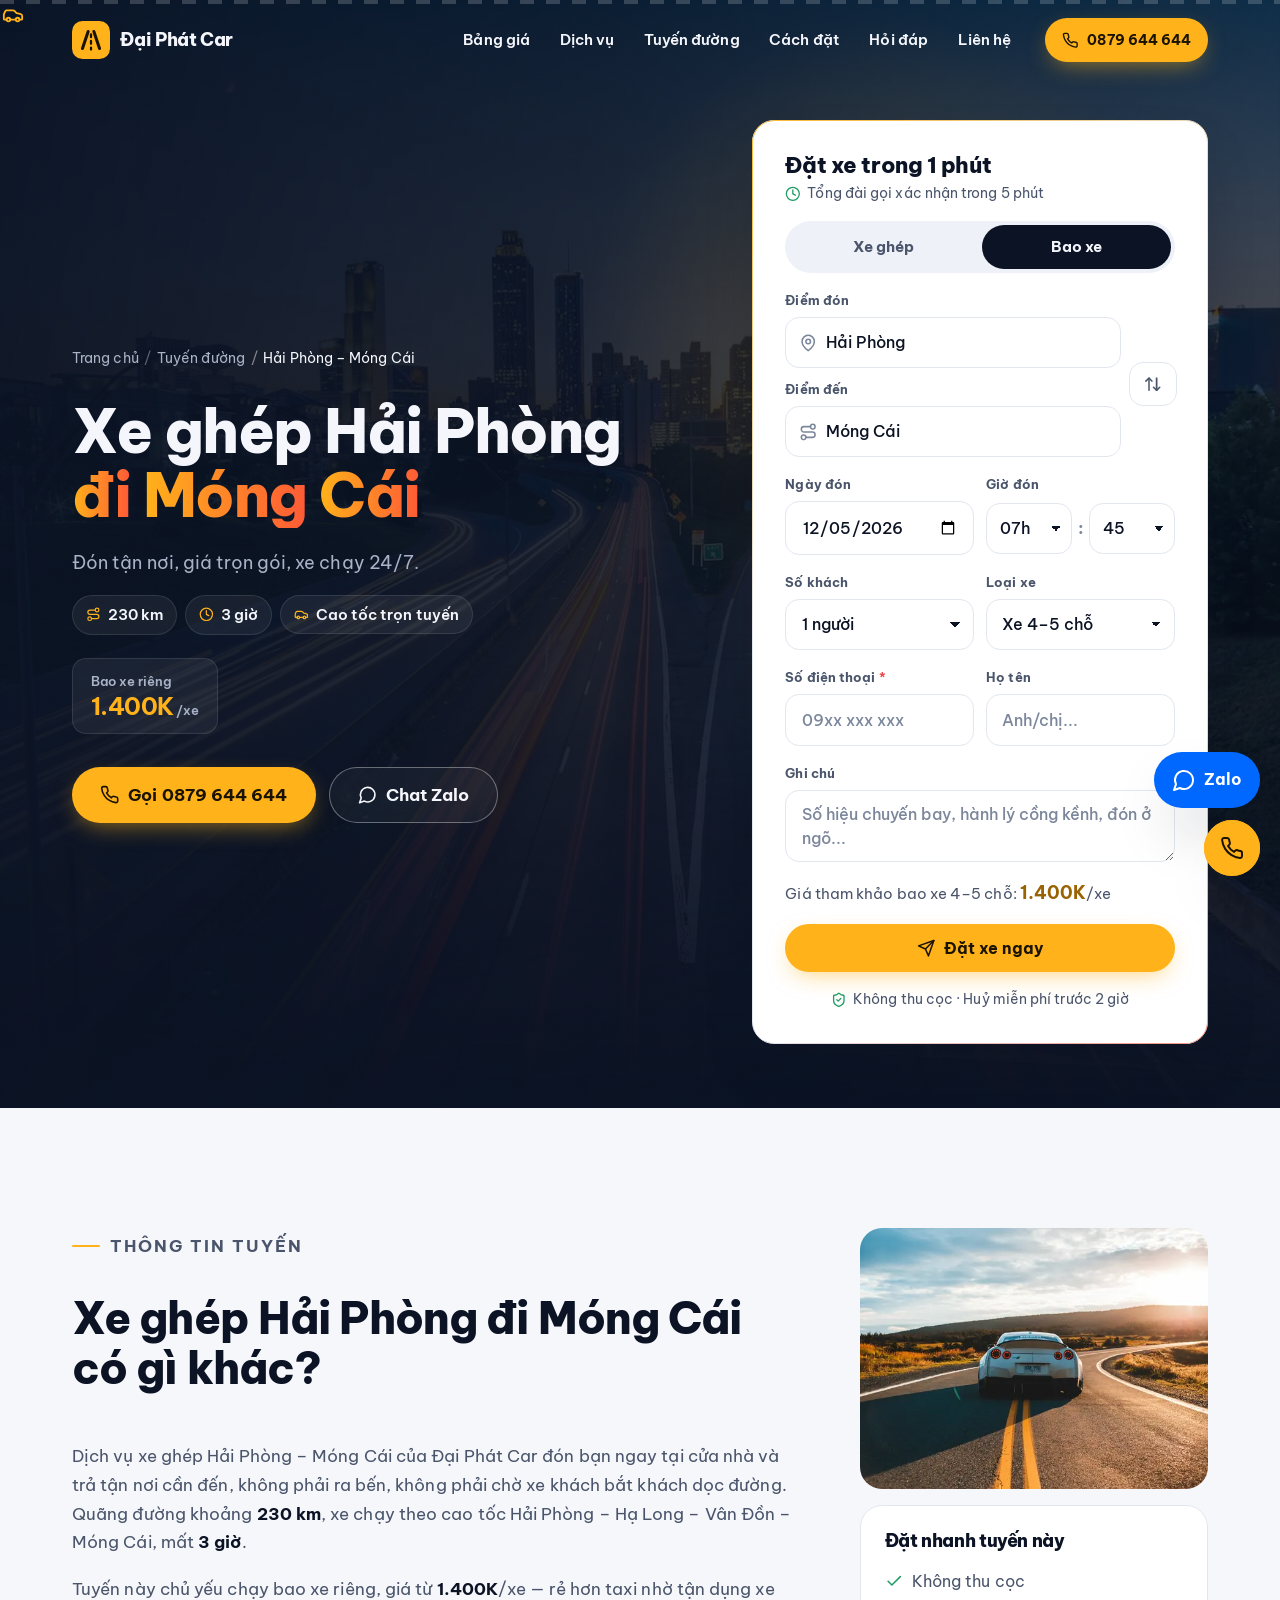
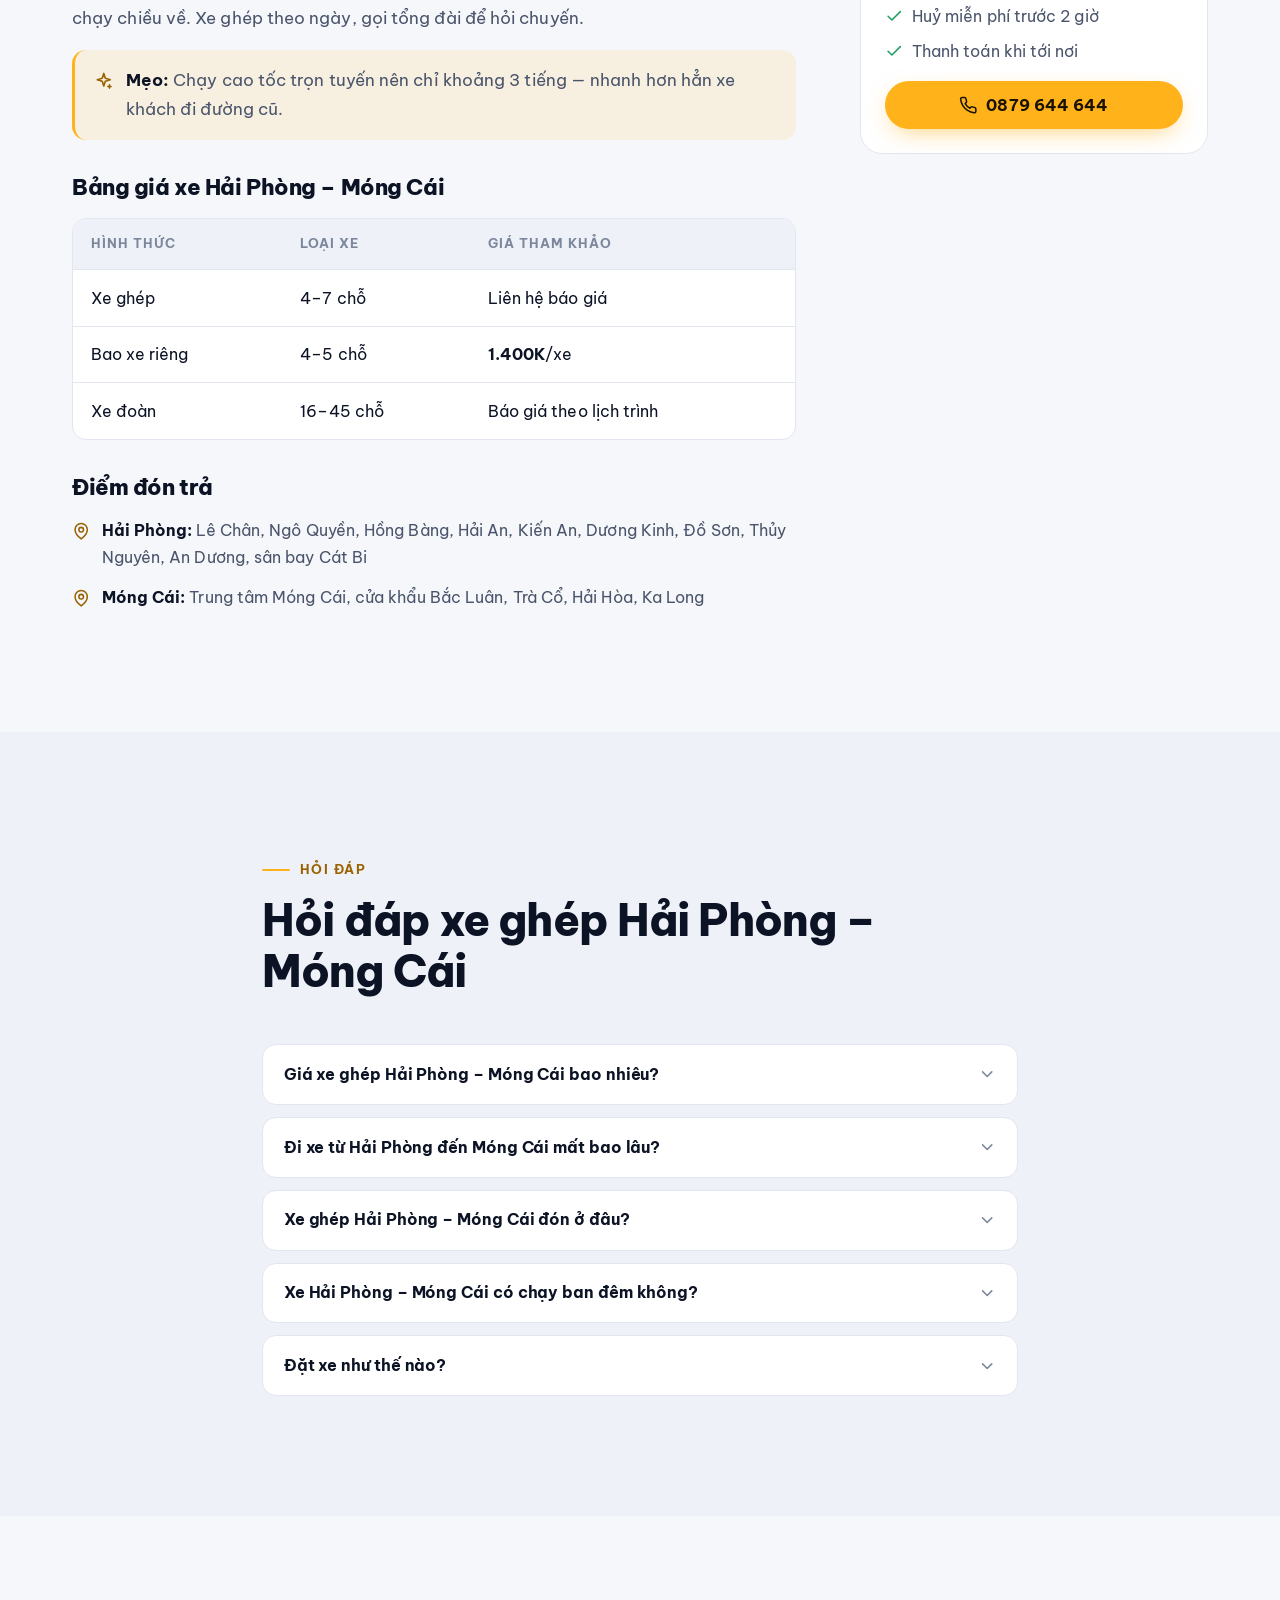
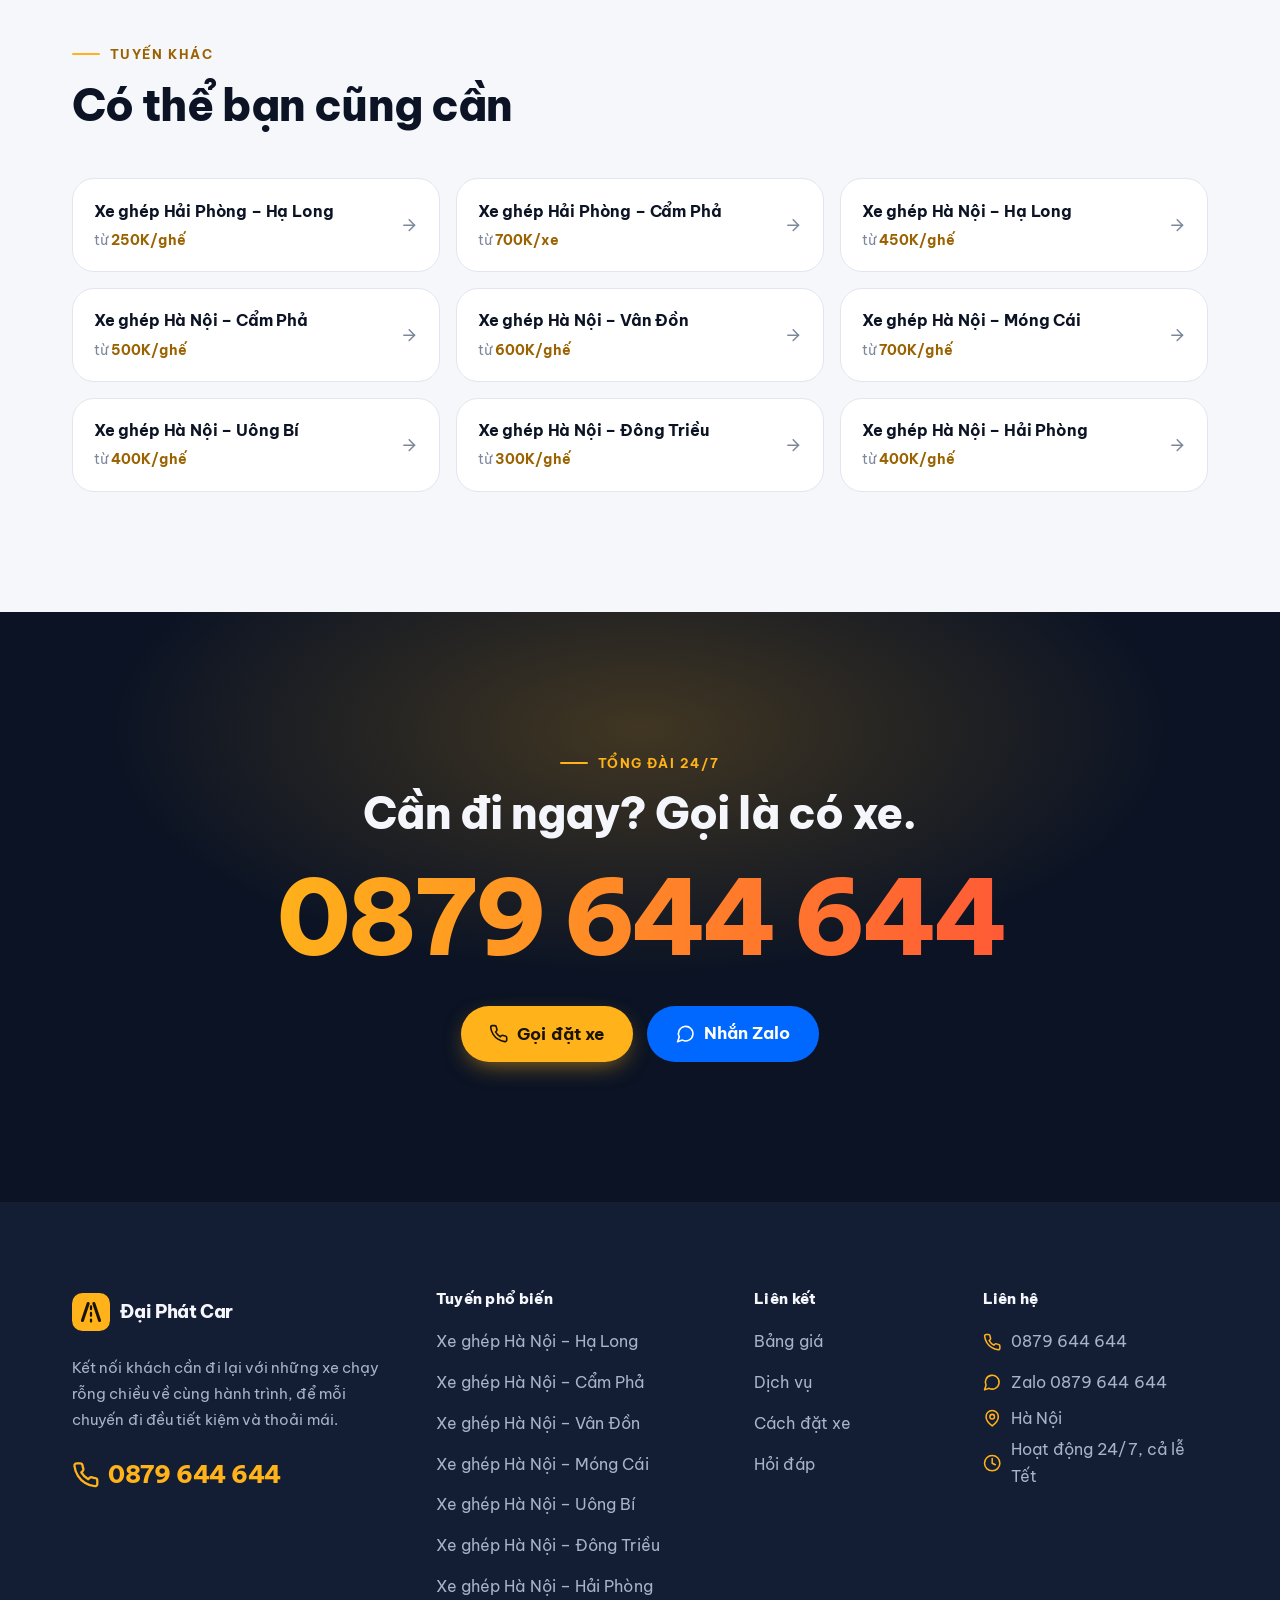
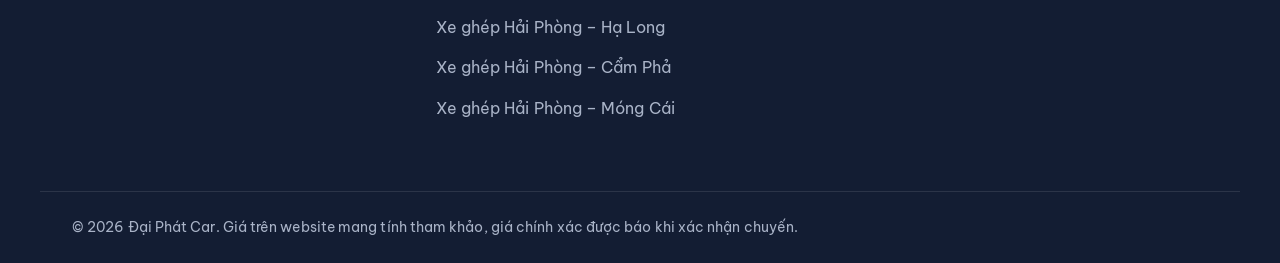
<file: tuyen/xe-ghep-hai-phong-mong-cai.html>
<!doctype html>
<html lang="vi" class="no-js">
<head>
<!-- Google tag (gtag.js) -->
<script async src="https://www.googletagmanager.com/gtag/js?id=AW-18516548044"></script>
<script>
 window.dataLayer = window.dataLayer || [];
 function gtag(){dataLayer.push(arguments);}
 gtag('js', new Date());
 gtag('config', 'AW-18516548044');
</script>
<meta charset="utf-8">
<script>document.documentElement.className="js"</script>
<meta name="viewport" content="width=device-width, initial-scale=1, viewport-fit=cover">
<title>Xe Ghép Hải Phòng – Móng Cái Giá Từ 1400K, Đón Tận Nơi 24/7</title>
<meta name="description" content="Xe ghép Hải Phòng đi Móng Cái bao xe riêng từ 1.400K. 230 km, 3 giờ. Đón trả tận nơi, giá trọn gói, chạy 24/7. Gọi 0879 644 644.">
<link rel="canonical" href="https://xequangninhvip.pro.vn/tuyen/xe-ghep-hai-phong-mong-cai.html">
<meta name="robots" content="index, follow, max-image-preview:large, max-snippet:-1">
<meta name="theme-color" content="#0B1324">
<meta name="format-detection" content="telephone=no">
<meta name="geo.region" content="VN-HN">
<meta name="geo.placename" content="Hà Nội">
<meta name="geo.position" content="21.0278;105.8342">
<meta name="ICBM" content="21.0278, 105.8342">
<meta property="og:type" content="website">
<meta property="og:locale" content="vi_VN">
<meta property="og:site_name" content="Đại Phát Car">
<meta property="og:title" content="Xe Ghép Hải Phòng – Móng Cái Giá Từ 1400K, Đón Tận Nơi 24/7">
<meta property="og:description" content="Xe ghép Hải Phòng đi Móng Cái bao xe riêng từ 1.400K. 230 km, 3 giờ. Đón trả tận nơi, giá trọn gói, chạy 24/7. Gọi 0879 644 644.">
<meta property="og:url" content="https://xequangninhvip.pro.vn/tuyen/xe-ghep-hai-phong-mong-cai.html">
<meta property="og:image" content="https://xequangninhvip.pro.vn/assets/img/og-cover.jpg">
<meta property="og:image:width" content="1200">
<meta property="og:image:height" content="630">
<meta name="twitter:card" content="summary_large_image">
<meta name="twitter:title" content="Xe Ghép Hải Phòng – Móng Cái Giá Từ 1400K, Đón Tận Nơi 24/7">
<meta name="twitter:description" content="Xe ghép Hải Phòng đi Móng Cái bao xe riêng từ 1.400K. 230 km, 3 giờ. Đón trả tận nơi, giá trọn gói, chạy 24/7. Gọi 0879 644 644.">
<meta name="twitter:image" content="https://xequangninhvip.pro.vn/assets/img/og-cover.jpg">
<link rel="icon" href="../favicon.svg" type="image/svg+xml">
<link rel="apple-touch-icon" href="../assets/img/apple-touch-icon.png">
<link rel="manifest" href="../site.webmanifest">
<link rel="preconnect" href="https://fonts.googleapis.com">
<link rel="preconnect" href="https://fonts.gstatic.com" crossorigin>
<link rel="stylesheet" href="https://fonts.googleapis.com/css2?family=Be+Vietnam+Pro:wght@400;500;600;700;800&amp;display=swap">
<link rel="preload" as="image" href="../assets/img/hero-cao-toc-dem-1920.webp" imagesrcset="../assets/img/hero-cao-toc-dem-960.webp 960w, ../assets/img/hero-cao-toc-dem-1920.webp 1920w" imagesizes="100vw" fetchpriority="high">
<link rel="stylesheet" href="../assets/css/styles.css">
<script type="application/ld+json">{"@context":"https://schema.org","@type":"Service","serviceType":"Xe ghép, bao xe liên tỉnh","name":"Xe ghép Hải Phòng – Móng Cái","description":"Xe ghép Hải Phòng đi Móng Cái bao xe riêng từ 1.400K. 230 km, 3 giờ. Đón trả tận nơi, giá trọn gói, chạy 24/7. Gọi 0879 644 644.","url":"https://xequangninhvip.pro.vn/tuyen/xe-ghep-hai-phong-mong-cai.html","provider":{"@id":"https://xequangninhvip.pro.vn/#business","@type":"LocalBusiness","name":"Đại Phát Car","telephone":"+84879644644"},"areaServed":["Hải Phòng","Móng Cái"],"offers":{"@type":"AggregateOffer","priceCurrency":"VND","lowPrice":1400000,"highPrice":1400000,"offerCount":1}}</script><script type="application/ld+json">{"@context":"https://schema.org","@type":"BreadcrumbList","itemListElement":[{"@type":"ListItem","position":1,"name":"Trang chủ","item":"https://xequangninhvip.pro.vn/"},{"@type":"ListItem","position":2,"name":"Tuyến đường","item":"https://xequangninhvip.pro.vn/#tuyen-duong"},{"@type":"ListItem","position":3,"name":"Xe ghép Hải Phòng – Móng Cái","item":"https://xequangninhvip.pro.vn/tuyen/xe-ghep-hai-phong-mong-cai.html"}]}</script><script type="application/ld+json">{"@context":"https://schema.org","@type":"FAQPage","mainEntity":[{"@type":"Question","name":"Giá xe ghép Hải Phòng – Móng Cái bao nhiêu?","acceptedAnswer":{"@type":"Answer","text":"Xe ghép Hải Phòng – Móng Cái: ghép ghế liên hệ báo giá; bao xe riêng 1.400K. Giá trọn gói đã gồm xăng xe, lái xe và vé cao tốc, được chốt khi tổng đài xác nhận."}},{"@type":"Question","name":"Đi xe từ Hải Phòng đến Móng Cái mất bao lâu?","acceptedAnswer":{"@type":"Answer","text":"Quãng đường khoảng 230 km, xe đi mất 3 giờ theo cao tốc Hải Phòng – Hạ Long – Vân Đồn – Móng Cái, tuỳ tình trạng giao thông."}},{"@type":"Question","name":"Xe ghép Hải Phòng – Móng Cái đón ở đâu?","acceptedAnswer":{"@type":"Answer","text":"Xe đón trả tận nơi tại Lê Chân, Ngô Quyền, Hồng Bàng, Hải An, Kiến An, Dương Kinh, Đồ Sơn, Thủy Nguyên, An Dương, sân bay Cát Bi và Trung tâm Móng Cái, cửa khẩu Bắc Luân, Trà Cổ, Hải Hòa, Ka Long. Điểm xa trung tâm vui lòng báo khi đặt."}},{"@type":"Question","name":"Xe Hải Phòng – Móng Cái có chạy ban đêm không?","acceptedAnswer":{"@type":"Answer","text":"Có. Xe chạy liên tục 24/7, kể cả chuyến đêm và ngày lễ Tết. Chuyến sau 22h nên đặt trước để được xếp xe."}},{"@type":"Question","name":"Đặt xe như thế nào?","acceptedAnswer":{"@type":"Answer","text":"Điền form trên trang, gọi 0879 644 644 hoặc nhắn Zalo. Tổng đài gọi lại xác nhận trong 5 phút."}}]}</script>
</head>
<body class="page-route">
<a class="skip-link" href="#noi-dung">Bỏ qua tới nội dung</a>
<div class="road-progress" aria-hidden="true"><span class="road-progress__bar"></span><span class="road-progress__car"><svg class="ico" viewBox="0 0 24 24" fill="none" stroke="currentColor" stroke-width="2" stroke-linecap="round" stroke-linejoin="round" aria-hidden="true"><path d="M19 17h2c.6 0 1-.4 1-1v-3c0-.9-.7-1.7-1.5-1.9C18.7 10.6 16 10 16 10s-1.3-1.4-2.2-2.3c-.5-.4-1.1-.7-1.8-.7H5c-.6 0-1.1.4-1.4.9l-1.4 2.9A3.7 3.7 0 0 0 2 12v4c0 .6.4 1 1 1h2"/><circle cx="7" cy="17" r="2"/><path d="M9 17h6"/><circle cx="17" cy="17" r="2"/></svg></span></div>
<header class="site-header" data-header>
  <div class="container header-inner">
    <a class="brand" href="../index.html" aria-label="Đại Phát Car – Trang chủ"><svg class="logo-mark" viewBox="0 0 40 40" aria-hidden="true"><rect width="40" height="40" rx="11" class="logo-bg"/><path d="M11 29 17 11M29 29 23 11" class="logo-road"/><path d="M20 14v3M20 21v3M20 28v2" class="logo-lane"/></svg><span>Đại Phát Car</span></a>
    <nav class="nav" id="site-nav" aria-label="Điều hướng chính"><ul><li><a href="../index.html#bang-gia">Bảng giá</a></li><li><a href="../index.html#dich-vu">Dịch vụ</a></li><li><a href="../index.html#tuyen-duong">Tuyến đường</a></li><li><a href="../index.html#quy-trinh">Cách đặt</a></li><li><a href="../index.html#hoi-dap">Hỏi đáp</a></li><li><a href="../index.html#lien-he">Liên hệ</a></li></ul></nav>
    <a class="btn btn-primary btn-sm header-call" href="tel:+84879644644" data-magnet><svg class="ico" viewBox="0 0 24 24" fill="none" stroke="currentColor" stroke-width="2" stroke-linecap="round" stroke-linejoin="round" aria-hidden="true"><path d="M22 16.92v3a2 2 0 0 1-2.18 2 19.79 19.79 0 0 1-8.63-3.07 19.5 19.5 0 0 1-6-6 19.79 19.79 0 0 1-3.07-8.67A2 2 0 0 1 4.11 2h3a2 2 0 0 1 2 1.72c.13.96.36 1.9.7 2.81a2 2 0 0 1-.45 2.11L8.09 9.91a16 16 0 0 0 6 6l1.27-1.27a2 2 0 0 1 2.11-.45c.91.34 1.85.57 2.81.7A2 2 0 0 1 22 16.92z"/></svg><span>0879 644 644</span></a>
    <button class="nav-toggle" type="button" aria-expanded="false" aria-controls="site-nav" aria-label="Mở menu"><svg class="ico ico-open" viewBox="0 0 24 24" fill="none" stroke="currentColor" stroke-width="2" stroke-linecap="round" stroke-linejoin="round" aria-hidden="true"><path d="M4 6h16M4 12h16M4 18h16"/></svg><svg class="ico ico-close" viewBox="0 0 24 24" fill="none" stroke="currentColor" stroke-width="2" stroke-linecap="round" stroke-linejoin="round" aria-hidden="true"><path d="M18 6 6 18M6 6l12 12"/></svg></button>
  </div>
</header>
<main id="noi-dung">
<section class="hero hero--route" aria-labelledby="hero-title">
  <div class="hero__media" aria-hidden="false">
    <img class="hero__img" data-parallax src="../assets/img/hero-cao-toc-dem-1920.webp"
      srcset="../assets/img/hero-cao-toc-dem-960.webp 960w, ../assets/img/hero-cao-toc-dem-1920.webp 1920w"
      sizes="100vw" width="1920" height="1239" alt="Xe ghép Hải Phòng đi Móng Cái trên cao tốc" fetchpriority="high" decoding="async">
    <div class="hero__shade"></div>
    <div class="streaks" aria-hidden="true"><span class="streak" style="--s:0"></span><span class="streak" style="--s:1"></span><span class="streak" style="--s:2"></span><span class="streak" style="--s:3"></span><span class="streak" style="--s:4"></span><span class="streak" style="--s:5"></span><span class="streak" style="--s:6"></span></div>
    <div class="hero__spot" aria-hidden="true"></div>
  </div>
  <div class="container hero-grid">
    <div class="hero__copy">
      <nav class="crumbs" aria-label="Breadcrumb" data-anim style="--d:0"><ol>
        <li><a href="../index.html">Trang chủ</a></li><li><a href="../index.html#tuyen-duong">Tuyến đường</a></li>
        <li aria-current="page">Hải Phòng – Móng Cái</li></ol></nav>
      <h1 class="h1 h1--route" id="hero-title"><span class="h1-word"><span style="--i:0">Xe</span></span> <span class="h1-word"><span style="--i:1">ghép</span></span> <span class="h1-word"><span style="--i:2">Hải</span></span> <span class="h1-word"><span style="--i:3">Phòng</span></span><br> <span class="nowrap"><span class="h1-word h1-word--hl"><span style="--i:4">đi</span></span> <span class="h1-word h1-word--hl"><span style="--i:5">Móng</span></span> <span class="h1-word h1-word--hl"><span style="--i:6">Cái</span></span></span></h1>
      <p class="hero__lead" data-anim style="--d:5">Đón tận nơi, giá trọn gói, xe chạy 24/7.</p>
      <ul class="route-meta" data-anim style="--d:6">
        <li><svg class="ico" viewBox="0 0 24 24" fill="none" stroke="currentColor" stroke-width="2" stroke-linecap="round" stroke-linejoin="round" aria-hidden="true"><circle cx="6" cy="19" r="3"/><path d="M9 19h8.5a3.5 3.5 0 0 0 0-7h-11a3.5 3.5 0 0 1 0-7H15"/><circle cx="18" cy="5" r="3"/></svg>230 km</li><li><svg class="ico" viewBox="0 0 24 24" fill="none" stroke="currentColor" stroke-width="2" stroke-linecap="round" stroke-linejoin="round" aria-hidden="true"><circle cx="12" cy="12" r="10"/><path d="M12 6v6l4 2"/></svg>3 giờ</li><li><svg class="ico" viewBox="0 0 24 24" fill="none" stroke="currentColor" stroke-width="2" stroke-linecap="round" stroke-linejoin="round" aria-hidden="true"><path d="M19 17h2c.6 0 1-.4 1-1v-3c0-.9-.7-1.7-1.5-1.9C18.7 10.6 16 10 16 10s-1.3-1.4-2.2-2.3c-.5-.4-1.1-.7-1.8-.7H5c-.6 0-1.1.4-1.4.9l-1.4 2.9A3.7 3.7 0 0 0 2 12v4c0 .6.4 1 1 1h2"/><circle cx="7" cy="17" r="2"/><path d="M9 17h6"/><circle cx="17" cy="17" r="2"/></svg>Cao tốc trọn tuyến</li></ul>
      <ul class="price-chips" data-anim style="--d:7"><li><span>Bao xe riêng</span><b>1.400K<small>/xe</small></b></li></ul>
      <div class="hero__ctas" data-anim style="--d:9">
        <a class="btn btn-primary btn-lg" href="tel:+84879644644" data-magnet><svg class="ico" viewBox="0 0 24 24" fill="none" stroke="currentColor" stroke-width="2" stroke-linecap="round" stroke-linejoin="round" aria-hidden="true"><path d="M22 16.92v3a2 2 0 0 1-2.18 2 19.79 19.79 0 0 1-8.63-3.07 19.5 19.5 0 0 1-6-6 19.79 19.79 0 0 1-3.07-8.67A2 2 0 0 1 4.11 2h3a2 2 0 0 1 2 1.72c.13.96.36 1.9.7 2.81a2 2 0 0 1-.45 2.11L8.09 9.91a16 16 0 0 0 6 6l1.27-1.27a2 2 0 0 1 2.11-.45c.91.34 1.85.57 2.81.7A2 2 0 0 1 22 16.92z"/></svg><span>Gọi 0879 644 644</span></a>
        <a class="btn btn-ghost btn-lg" href="https://zalo.me/0879644644" target="_blank" rel="noopener"><svg class="ico" viewBox="0 0 24 24" fill="none" stroke="currentColor" stroke-width="2" stroke-linecap="round" stroke-linejoin="round" aria-hidden="true"><path d="M7.9 20A9 9 0 1 0 4 16.1L2 22z"/></svg><span>Chat Zalo</span></a>
      </div>
    </div>
    <div class="hero__form" id="dat-xe" data-anim style="--d:4"><form class="booking card" id="booking-form" novalidate aria-labelledby="booking-title">
  <div class="booking__head">
    <h2 class="booking__title" id="booking-title">Đặt xe trong 1 phút</h2>
    <p class="booking__sub"><svg class="ico" viewBox="0 0 24 24" fill="none" stroke="currentColor" stroke-width="2" stroke-linecap="round" stroke-linejoin="round" aria-hidden="true"><circle cx="12" cy="12" r="10"/><path d="M12 6v6l4 2"/></svg> Tổng đài gọi xác nhận trong 5 phút</p>
  </div>
  <fieldset class="seg" aria-label="Hình thức đi"><label class="seg__opt"><input type="radio" name="loai" value="Xe ghép"><span>Xe ghép</span></label><label class="seg__opt"><input type="radio" name="loai" value="Bao xe" checked><span>Bao xe</span></label></fieldset>
  <div class="route-fields">
    <div class="field"><label for="f-from">Điểm đón</label>
      <div class="field__icon"><svg class="ico" viewBox="0 0 24 24" fill="none" stroke="currentColor" stroke-width="2" stroke-linecap="round" stroke-linejoin="round" aria-hidden="true"><path d="M20 10c0 6-8 12-8 12s-8-6-8-12a8 8 0 0 1 16 0Z"/><circle cx="12" cy="10" r="3"/></svg><input id="f-from" name="diem_don" list="dl-places" placeholder="VD: Cầu Giấy, Hà Nội" value="Hải Phòng" required autocomplete="address-level2"></div></div>
    <button class="swap" type="button" data-swap aria-label="Đổi chiều điểm đón và điểm đến"><svg class="ico" viewBox="0 0 24 24" fill="none" stroke="currentColor" stroke-width="2" stroke-linecap="round" stroke-linejoin="round" aria-hidden="true"><path d="m16 3 4 4-4 4"/><path d="M20 7H4"/><path d="m8 21-4-4 4-4"/><path d="M4 17h16"/></svg></button>
    <div class="field"><label for="f-to">Điểm đến</label>
      <div class="field__icon"><svg class="ico" viewBox="0 0 24 24" fill="none" stroke="currentColor" stroke-width="2" stroke-linecap="round" stroke-linejoin="round" aria-hidden="true"><circle cx="6" cy="19" r="3"/><path d="M9 19h8.5a3.5 3.5 0 0 0 0-7h-11a3.5 3.5 0 0 1 0-7H15"/><circle cx="18" cy="5" r="3"/></svg><input id="f-to" name="diem_den" list="dl-places" placeholder="VD: Bãi Cháy, Hạ Long" value="Móng Cái" required></div></div>
  </div>
  <datalist id="dl-places"><option value="Cẩm Phả"><option value="Hà Nội"><option value="Hạ Long"><option value="Hải Phòng"><option value="Móng Cái"><option value="Uông Bí"><option value="Vân Đồn"><option value="Đông Triều"></datalist>
  <div class="grid-2">
    <div class="field"><label for="f-date">Ngày đón</label>
      <input id="f-date" name="ngay_don" type="date" required></div>
    <div class="field"><label for="f-hour">Giờ đón</label>
      <div class="time-pick">
        <select id="f-hour" name="gio" aria-label="Giờ"><option value="00">00h</option><option value="01">01h</option><option value="02">02h</option><option value="03">03h</option><option value="04">04h</option><option value="05">05h</option><option value="06">06h</option><option value="07">07h</option><option value="08">08h</option><option value="09">09h</option><option value="10">10h</option><option value="11">11h</option><option value="12">12h</option><option value="13">13h</option><option value="14">14h</option><option value="15">15h</option><option value="16">16h</option><option value="17">17h</option><option value="18">18h</option><option value="19">19h</option><option value="20">20h</option><option value="21">21h</option><option value="22">22h</option><option value="23">23h</option></select><span aria-hidden="true">:</span>
        <select id="f-min" name="phut" aria-label="Phút"><option value="00">00</option><option value="05">05</option><option value="10">10</option><option value="15">15</option><option value="20">20</option><option value="25">25</option><option value="30">30</option><option value="35">35</option><option value="40">40</option><option value="45">45</option><option value="50">50</option><option value="55">55</option></select></div></div>
  </div>
  <div class="grid-2">
    <div class="field"><label for="f-seats" data-seat-label>Số người</label>
      <select id="f-seats" name="so_nguoi"><option value="1">1 người</option><option value="2">2 người</option><option value="3">3 người</option><option value="4">4 người</option><option value="5">5 người</option><option value="6">6 người</option><option value="7">7 người</option></select></div>
    <div class="field field--car" data-car-field hidden><label for="f-car">Loại xe</label>
      <select id="f-car" name="loai_xe"><option>Xe 4–5 chỗ</option><option>Xe 7 chỗ</option><option>Xe 16 chỗ</option><option>Xe 29 chỗ</option><option>Xe 45 chỗ</option></select></div>
  </div>
  <div class="grid-2">
    <div class="field"><label for="f-phone">Số điện thoại <abbr title="bắt buộc">*</abbr></label>
      <input id="f-phone" name="sdt" type="tel" inputmode="tel" placeholder="09xx xxx xxx" required autocomplete="tel"></div>
    <div class="field"><label for="f-name">Họ tên</label>
      <input id="f-name" name="ho_ten" placeholder="Anh/chị..." autocomplete="name"></div>
  </div>
  <div class="field"><label for="f-note">Ghi chú</label>
    <textarea id="f-note" name="ghi_chu" rows="2" placeholder="Số hiệu chuyến bay, hành lý cồng kềnh, đón ở ngõ..."></textarea></div>
  <input class="hp" name="website" tabindex="-1" autocomplete="off" aria-hidden="true">
  <p class="estimate" data-estimate aria-live="polite"></p>
  <p class="form-error" data-form-error role="alert"></p>
  <button class="btn btn-primary btn-block" type="submit"><svg class="ico" viewBox="0 0 24 24" fill="none" stroke="currentColor" stroke-width="2" stroke-linecap="round" stroke-linejoin="round" aria-hidden="true"><path d="m22 2-7 20-4-9-9-4Z"/><path d="M22 2 11 13"/></svg><span>Đặt xe ngay</span></button>
  <p class="booking__foot"><svg class="ico" viewBox="0 0 24 24" fill="none" stroke="currentColor" stroke-width="2" stroke-linecap="round" stroke-linejoin="round" aria-hidden="true"><path d="M20 13c0 5-3.5 7.5-7.66 8.95a1 1 0 0 1-.67-.01C7.5 20.5 4 18 4 13V6a1 1 0 0 1 1-1c2 0 4.5-1.2 6.24-2.72a1.17 1.17 0 0 1 1.52 0C14.51 3.81 17 5 19 5a1 1 0 0 1 1 1z"/><path d="m9 12 2 2 4-4"/></svg> Không thu cọc · Huỷ miễn phí trước 2 giờ</p>
</form></div>
  </div>
</section>

<section class="section" aria-labelledby="about-title">
  <div class="container article-grid">
    <article class="prose">
      <p class="eyebrow" data-reveal>Thông tin tuyến</p>
      <h2 class="h2" id="about-title" data-float>Xe ghép Hải Phòng đi Móng Cái có gì khác?</h2>
      <p data-reveal>Dịch vụ xe ghép Hải Phòng – Móng Cái của Đại Phát Car đón bạn ngay tại cửa nhà và trả tận nơi cần đến,
        không phải ra bến, không phải chờ xe khách bắt khách dọc đường. Quãng đường khoảng <strong>230 km</strong>,
        xe chạy theo cao tốc Hải Phòng – Hạ Long – Vân Đồn – Móng Cái, mất <strong>3 giờ</strong>.</p>
      <p data-reveal>Tuyến này chủ yếu chạy bao xe riêng, giá từ <strong>1.400K</strong>/xe — rẻ hơn taxi nhờ tận dụng xe chạy chiều về. Xe ghép theo ngày, gọi tổng đài để hỏi chuyến.</p>
      <p class="tip" data-reveal><svg class="ico" viewBox="0 0 24 24" fill="none" stroke="currentColor" stroke-width="2" stroke-linecap="round" stroke-linejoin="round" aria-hidden="true"><path d="M12 3l1.9 5.8L20 10.7l-6.1 1.9L12 18.4l-1.9-5.8L4 10.7l6.1-1.9z"/><path d="M19 17v4M17 19h4"/></svg><span><strong>Mẹo:</strong> Chạy cao tốc trọn tuyến nên chỉ khoảng 3 tiếng — nhanh hơn hẳn xe khách đi đường cũ.</span></p>
      <h3 data-reveal>Bảng giá xe Hải Phòng – Móng Cái</h3>
      <div class="table-wrap" data-reveal><table class="price-table">
        <thead><tr><th scope="col">Hình thức</th><th scope="col">Loại xe</th><th scope="col">Giá tham khảo</th></tr></thead>
        <tbody>
          <tr><td>Xe ghép</td><td>4–7 chỗ</td><td>Liên hệ báo giá</td></tr><tr><td>Bao xe riêng</td><td>4–5 chỗ</td><td><b>1.400K</b>/xe</td></tr>
          <tr><td>Xe đoàn</td><td>16–45 chỗ</td><td>Báo giá theo lịch trình</td></tr>
        </tbody></table></div>
      <h3 data-reveal>Điểm đón trả</h3>
      <ul class="areas" data-reveal>
        <li><svg class="ico" viewBox="0 0 24 24" fill="none" stroke="currentColor" stroke-width="2" stroke-linecap="round" stroke-linejoin="round" aria-hidden="true"><path d="M20 10c0 6-8 12-8 12s-8-6-8-12a8 8 0 0 1 16 0Z"/><circle cx="12" cy="10" r="3"/></svg><div><b>Hải Phòng:</b> Lê Chân, Ngô Quyền, Hồng Bàng, Hải An, Kiến An, Dương Kinh, Đồ Sơn, Thủy Nguyên, An Dương, sân bay Cát Bi</div></li>
        <li><svg class="ico" viewBox="0 0 24 24" fill="none" stroke="currentColor" stroke-width="2" stroke-linecap="round" stroke-linejoin="round" aria-hidden="true"><path d="M20 10c0 6-8 12-8 12s-8-6-8-12a8 8 0 0 1 16 0Z"/><circle cx="12" cy="10" r="3"/></svg><div><b>Móng Cái:</b> Trung tâm Móng Cái, cửa khẩu Bắc Luân, Trà Cổ, Hải Hòa, Ka Long</div></li></ul>
    </article>
    <aside class="article-aside" data-reveal>
      <img class="aside-img" src="../assets/img/duong-dai-1200.webp" srcset="../assets/img/duong-dai-640.webp 640w, ../assets/img/duong-dai-1200.webp 1200w" sizes="(max-width: 1024px) 100vw, 40vw" width="1200" height="800" alt="Xe phục vụ tuyến Hải Phòng – Móng Cái" loading="lazy" decoding="async">
      <div class="aside-card card">
        <h3>Đặt nhanh tuyến này</h3>
        <ul class="aside-list"><li><svg class="ico" viewBox="0 0 24 24" fill="none" stroke="currentColor" stroke-width="2" stroke-linecap="round" stroke-linejoin="round" aria-hidden="true"><path d="M20 6 9 17l-5-5"/></svg>Không thu cọc</li><li><svg class="ico" viewBox="0 0 24 24" fill="none" stroke="currentColor" stroke-width="2" stroke-linecap="round" stroke-linejoin="round" aria-hidden="true"><path d="M20 6 9 17l-5-5"/></svg>Huỷ miễn phí trước 2 giờ</li><li><svg class="ico" viewBox="0 0 24 24" fill="none" stroke="currentColor" stroke-width="2" stroke-linecap="round" stroke-linejoin="round" aria-hidden="true"><path d="M20 6 9 17l-5-5"/></svg>Thanh toán khi tới nơi</li></ul>
        <a class="btn btn-primary btn-block" href="tel:+84879644644"><svg class="ico" viewBox="0 0 24 24" fill="none" stroke="currentColor" stroke-width="2" stroke-linecap="round" stroke-linejoin="round" aria-hidden="true"><path d="M22 16.92v3a2 2 0 0 1-2.18 2 19.79 19.79 0 0 1-8.63-3.07 19.5 19.5 0 0 1-6-6 19.79 19.79 0 0 1-3.07-8.67A2 2 0 0 1 4.11 2h3a2 2 0 0 1 2 1.72c.13.96.36 1.9.7 2.81a2 2 0 0 1-.45 2.11L8.09 9.91a16 16 0 0 0 6 6l1.27-1.27a2 2 0 0 1 2.11-.45c.91.34 1.85.57 2.81.7A2 2 0 0 1 22 16.92z"/></svg><span>0879 644 644</span></a>
      </div>
    </aside>
  </div>
</section>

<section class="section section--alt" id="hoi-dap" aria-labelledby="faq-title">
  <div class="container container--narrow">
    <p class="eyebrow" data-reveal>Hỏi đáp</p>
    <h2 class="h2" id="faq-title" data-float>Hỏi đáp xe ghép Hải Phòng – Móng Cái</h2>
    <div class="faq"><details class="faq__item" data-reveal><summary><h3>Giá xe ghép Hải Phòng – Móng Cái bao nhiêu?</h3><svg class="ico" viewBox="0 0 24 24" fill="none" stroke="currentColor" stroke-width="2" stroke-linecap="round" stroke-linejoin="round" aria-hidden="true"><path d="m6 9 6 6 6-6"/></svg></summary><div class="faq__a"><p>Xe ghép Hải Phòng – Móng Cái: ghép ghế liên hệ báo giá; bao xe riêng 1.400K. Giá trọn gói đã gồm xăng xe, lái xe và vé cao tốc, được chốt khi tổng đài xác nhận.</p></div></details><details class="faq__item" data-reveal><summary><h3>Đi xe từ Hải Phòng đến Móng Cái mất bao lâu?</h3><svg class="ico" viewBox="0 0 24 24" fill="none" stroke="currentColor" stroke-width="2" stroke-linecap="round" stroke-linejoin="round" aria-hidden="true"><path d="m6 9 6 6 6-6"/></svg></summary><div class="faq__a"><p>Quãng đường khoảng 230 km, xe đi mất 3 giờ theo cao tốc Hải Phòng – Hạ Long – Vân Đồn – Móng Cái, tuỳ tình trạng giao thông.</p></div></details><details class="faq__item" data-reveal><summary><h3>Xe ghép Hải Phòng – Móng Cái đón ở đâu?</h3><svg class="ico" viewBox="0 0 24 24" fill="none" stroke="currentColor" stroke-width="2" stroke-linecap="round" stroke-linejoin="round" aria-hidden="true"><path d="m6 9 6 6 6-6"/></svg></summary><div class="faq__a"><p>Xe đón trả tận nơi tại Lê Chân, Ngô Quyền, Hồng Bàng, Hải An, Kiến An, Dương Kinh, Đồ Sơn, Thủy Nguyên, An Dương, sân bay Cát Bi và Trung tâm Móng Cái, cửa khẩu Bắc Luân, Trà Cổ, Hải Hòa, Ka Long. Điểm xa trung tâm vui lòng báo khi đặt.</p></div></details><details class="faq__item" data-reveal><summary><h3>Xe Hải Phòng – Móng Cái có chạy ban đêm không?</h3><svg class="ico" viewBox="0 0 24 24" fill="none" stroke="currentColor" stroke-width="2" stroke-linecap="round" stroke-linejoin="round" aria-hidden="true"><path d="m6 9 6 6 6-6"/></svg></summary><div class="faq__a"><p>Có. Xe chạy liên tục 24/7, kể cả chuyến đêm và ngày lễ Tết. Chuyến sau 22h nên đặt trước để được xếp xe.</p></div></details><details class="faq__item" data-reveal><summary><h3>Đặt xe như thế nào?</h3><svg class="ico" viewBox="0 0 24 24" fill="none" stroke="currentColor" stroke-width="2" stroke-linecap="round" stroke-linejoin="round" aria-hidden="true"><path d="m6 9 6 6 6-6"/></svg></summary><div class="faq__a"><p>Điền form trên trang, gọi 0879 644 644 hoặc nhắn Zalo. Tổng đài gọi lại xác nhận trong 5 phút.</p></div></details></div>
  </div>
</section>

<section class="section" aria-labelledby="other-title">
  <div class="container">
    <p class="eyebrow" data-reveal>Tuyến khác</p>
    <h2 class="h2" id="other-title" data-float>Có thể bạn cũng cần</h2>
    <ul class="route-list"><li><a class="route-link card" href="xe-ghep-hai-phong-ha-long.html"><span class="route-link__name">Xe ghép Hải Phòng – Hạ Long</span><span class="route-link__meta">từ <b>250K/ghế</b></span><svg class="ico route-link__arrow" viewBox="0 0 24 24" fill="none" stroke="currentColor" stroke-width="2" stroke-linecap="round" stroke-linejoin="round" aria-hidden="true"><path d="M5 12h14"/><path d="m12 5 7 7-7 7"/></svg></a></li><li><a class="route-link card" href="xe-ghep-hai-phong-cam-pha.html"><span class="route-link__name">Xe ghép Hải Phòng – Cẩm Phả</span><span class="route-link__meta">từ <b>700K/xe</b></span><svg class="ico route-link__arrow" viewBox="0 0 24 24" fill="none" stroke="currentColor" stroke-width="2" stroke-linecap="round" stroke-linejoin="round" aria-hidden="true"><path d="M5 12h14"/><path d="m12 5 7 7-7 7"/></svg></a></li><li><a class="route-link card" href="xe-ghep-ha-noi-ha-long.html"><span class="route-link__name">Xe ghép Hà Nội – Hạ Long</span><span class="route-link__meta">từ <b>450K/ghế</b></span><svg class="ico route-link__arrow" viewBox="0 0 24 24" fill="none" stroke="currentColor" stroke-width="2" stroke-linecap="round" stroke-linejoin="round" aria-hidden="true"><path d="M5 12h14"/><path d="m12 5 7 7-7 7"/></svg></a></li><li><a class="route-link card" href="xe-ghep-ha-noi-cam-pha.html"><span class="route-link__name">Xe ghép Hà Nội – Cẩm Phả</span><span class="route-link__meta">từ <b>500K/ghế</b></span><svg class="ico route-link__arrow" viewBox="0 0 24 24" fill="none" stroke="currentColor" stroke-width="2" stroke-linecap="round" stroke-linejoin="round" aria-hidden="true"><path d="M5 12h14"/><path d="m12 5 7 7-7 7"/></svg></a></li><li><a class="route-link card" href="xe-ghep-ha-noi-van-don.html"><span class="route-link__name">Xe ghép Hà Nội – Vân Đồn</span><span class="route-link__meta">từ <b>600K/ghế</b></span><svg class="ico route-link__arrow" viewBox="0 0 24 24" fill="none" stroke="currentColor" stroke-width="2" stroke-linecap="round" stroke-linejoin="round" aria-hidden="true"><path d="M5 12h14"/><path d="m12 5 7 7-7 7"/></svg></a></li><li><a class="route-link card" href="xe-ghep-ha-noi-mong-cai.html"><span class="route-link__name">Xe ghép Hà Nội – Móng Cái</span><span class="route-link__meta">từ <b>700K/ghế</b></span><svg class="ico route-link__arrow" viewBox="0 0 24 24" fill="none" stroke="currentColor" stroke-width="2" stroke-linecap="round" stroke-linejoin="round" aria-hidden="true"><path d="M5 12h14"/><path d="m12 5 7 7-7 7"/></svg></a></li><li><a class="route-link card" href="xe-ghep-ha-noi-uong-bi.html"><span class="route-link__name">Xe ghép Hà Nội – Uông Bí</span><span class="route-link__meta">từ <b>400K/ghế</b></span><svg class="ico route-link__arrow" viewBox="0 0 24 24" fill="none" stroke="currentColor" stroke-width="2" stroke-linecap="round" stroke-linejoin="round" aria-hidden="true"><path d="M5 12h14"/><path d="m12 5 7 7-7 7"/></svg></a></li><li><a class="route-link card" href="xe-ghep-ha-noi-dong-trieu.html"><span class="route-link__name">Xe ghép Hà Nội – Đông Triều</span><span class="route-link__meta">từ <b>300K/ghế</b></span><svg class="ico route-link__arrow" viewBox="0 0 24 24" fill="none" stroke="currentColor" stroke-width="2" stroke-linecap="round" stroke-linejoin="round" aria-hidden="true"><path d="M5 12h14"/><path d="m12 5 7 7-7 7"/></svg></a></li><li><a class="route-link card" href="xe-ghep-ha-noi-hai-phong.html"><span class="route-link__name">Xe ghép Hà Nội – Hải Phòng</span><span class="route-link__meta">từ <b>400K/ghế</b></span><svg class="ico route-link__arrow" viewBox="0 0 24 24" fill="none" stroke="currentColor" stroke-width="2" stroke-linecap="round" stroke-linejoin="round" aria-hidden="true"><path d="M5 12h14"/><path d="m12 5 7 7-7 7"/></svg></a></li></ul>
  </div>
</section>
<section class="cta" aria-labelledby="cta-title">
  <div class="cta__glow" aria-hidden="true"></div>
  <div class="container cta__inner">
    <p class="eyebrow eyebrow--dark" data-reveal>Tổng đài 24/7</p>
    <h2 class="h2 h2--light" id="cta-title" data-float>Cần đi ngay? Gọi là có xe.</h2>
    <a class="cta__phone" href="tel:+84879644644" data-magnet>0879 644 644</a>
    <div class="cta__actions" data-reveal>
      <a class="btn btn-primary btn-lg" href="tel:+84879644644" data-magnet><svg class="ico" viewBox="0 0 24 24" fill="none" stroke="currentColor" stroke-width="2" stroke-linecap="round" stroke-linejoin="round" aria-hidden="true"><path d="M22 16.92v3a2 2 0 0 1-2.18 2 19.79 19.79 0 0 1-8.63-3.07 19.5 19.5 0 0 1-6-6 19.79 19.79 0 0 1-3.07-8.67A2 2 0 0 1 4.11 2h3a2 2 0 0 1 2 1.72c.13.96.36 1.9.7 2.81a2 2 0 0 1-.45 2.11L8.09 9.91a16 16 0 0 0 6 6l1.27-1.27a2 2 0 0 1 2.11-.45c.91.34 1.85.57 2.81.7A2 2 0 0 1 22 16.92z"/></svg><span>Gọi đặt xe</span></a>
      <a class="btn btn-zalo btn-lg" href="https://zalo.me/0879644644" target="_blank" rel="noopener"><svg class="ico" viewBox="0 0 24 24" fill="none" stroke="currentColor" stroke-width="2" stroke-linecap="round" stroke-linejoin="round" aria-hidden="true"><path d="M7.9 20A9 9 0 1 0 4 16.1L2 22z"/></svg><span>Nhắn Zalo</span></a>
    </div>
  </div>
</section>
</main>
<footer class="site-footer" id="lien-he">
  <div class="container footer-grid">
    <div class="footer-about">
      <a class="brand brand--light" href="../index.html"><svg class="logo-mark" viewBox="0 0 40 40" aria-hidden="true"><rect width="40" height="40" rx="11" class="logo-bg"/><path d="M11 29 17 11M29 29 23 11" class="logo-road"/><path d="M20 14v3M20 21v3M20 28v2" class="logo-lane"/></svg><span>Đại Phát Car</span></a>
      <p>Kết nối khách cần đi lại với những xe chạy rỗng chiều về cùng hành trình, để mỗi chuyến đi đều tiết kiệm và thoải mái.</p>
      <a class="footer-phone" href="tel:+84879644644"><svg class="ico" viewBox="0 0 24 24" fill="none" stroke="currentColor" stroke-width="2" stroke-linecap="round" stroke-linejoin="round" aria-hidden="true"><path d="M22 16.92v3a2 2 0 0 1-2.18 2 19.79 19.79 0 0 1-8.63-3.07 19.5 19.5 0 0 1-6-6 19.79 19.79 0 0 1-3.07-8.67A2 2 0 0 1 4.11 2h3a2 2 0 0 1 2 1.72c.13.96.36 1.9.7 2.81a2 2 0 0 1-.45 2.11L8.09 9.91a16 16 0 0 0 6 6l1.27-1.27a2 2 0 0 1 2.11-.45c.91.34 1.85.57 2.81.7A2 2 0 0 1 22 16.92z"/></svg>0879 644 644</a>
    </div>
    <nav aria-label="Tuyến xe ghép"><h3>Tuyến phổ biến</h3><ul><li><a class="link" href="../tuyen/xe-ghep-ha-noi-ha-long.html">Xe ghép Hà Nội – Hạ Long</a></li><li><a class="link" href="../tuyen/xe-ghep-ha-noi-cam-pha.html">Xe ghép Hà Nội – Cẩm Phả</a></li><li><a class="link" href="../tuyen/xe-ghep-ha-noi-van-don.html">Xe ghép Hà Nội – Vân Đồn</a></li><li><a class="link" href="../tuyen/xe-ghep-ha-noi-mong-cai.html">Xe ghép Hà Nội – Móng Cái</a></li><li><a class="link" href="../tuyen/xe-ghep-ha-noi-uong-bi.html">Xe ghép Hà Nội – Uông Bí</a></li><li><a class="link" href="../tuyen/xe-ghep-ha-noi-dong-trieu.html">Xe ghép Hà Nội – Đông Triều</a></li><li><a class="link" href="../tuyen/xe-ghep-ha-noi-hai-phong.html">Xe ghép Hà Nội – Hải Phòng</a></li><li><a class="link" href="../tuyen/xe-ghep-hai-phong-ha-long.html">Xe ghép Hải Phòng – Hạ Long</a></li><li><a class="link" href="../tuyen/xe-ghep-hai-phong-cam-pha.html">Xe ghép Hải Phòng – Cẩm Phả</a></li><li><a class="link" href="../tuyen/xe-ghep-hai-phong-mong-cai.html">Xe ghép Hải Phòng – Móng Cái</a></li></ul></nav>
    <nav aria-label="Liên kết nhanh"><h3>Liên kết</h3><ul>
      <li><a class="link" href="../index.html#bang-gia">Bảng giá</a></li><li><a class="link" href="../index.html#dich-vu">Dịch vụ</a></li>
      <li><a class="link" href="../index.html#quy-trinh">Cách đặt xe</a></li><li><a class="link" href="../index.html#hoi-dap">Hỏi đáp</a></li></ul></nav>
    <div><h3>Liên hệ</h3><ul class="contact-list">
      <li><svg class="ico" viewBox="0 0 24 24" fill="none" stroke="currentColor" stroke-width="2" stroke-linecap="round" stroke-linejoin="round" aria-hidden="true"><path d="M22 16.92v3a2 2 0 0 1-2.18 2 19.79 19.79 0 0 1-8.63-3.07 19.5 19.5 0 0 1-6-6 19.79 19.79 0 0 1-3.07-8.67A2 2 0 0 1 4.11 2h3a2 2 0 0 1 2 1.72c.13.96.36 1.9.7 2.81a2 2 0 0 1-.45 2.11L8.09 9.91a16 16 0 0 0 6 6l1.27-1.27a2 2 0 0 1 2.11-.45c.91.34 1.85.57 2.81.7A2 2 0 0 1 22 16.92z"/></svg><a class="link" href="tel:+84879644644">0879 644 644</a></li>
      <li><svg class="ico" viewBox="0 0 24 24" fill="none" stroke="currentColor" stroke-width="2" stroke-linecap="round" stroke-linejoin="round" aria-hidden="true"><path d="M7.9 20A9 9 0 1 0 4 16.1L2 22z"/></svg><a class="link" href="https://zalo.me/0879644644" target="_blank" rel="noopener">Zalo 0879 644 644</a></li>
      <li><svg class="ico" viewBox="0 0 24 24" fill="none" stroke="currentColor" stroke-width="2" stroke-linecap="round" stroke-linejoin="round" aria-hidden="true"><path d="M20 10c0 6-8 12-8 12s-8-6-8-12a8 8 0 0 1 16 0Z"/><circle cx="12" cy="10" r="3"/></svg><span>Hà Nội</span></li>
      <li><svg class="ico" viewBox="0 0 24 24" fill="none" stroke="currentColor" stroke-width="2" stroke-linecap="round" stroke-linejoin="round" aria-hidden="true"><circle cx="12" cy="12" r="10"/><path d="M12 6v6l4 2"/></svg><span>Hoạt động 24/7, cả lễ Tết</span></li></ul></div>
  </div>
  <div class="container footer-bottom">
    <p>© 2026 Đại Phát Car. Giá trên website mang tính tham khảo, giá chính xác được báo khi xác nhận chuyến.</p>
    <p class="footer-arrive" data-arrive>Tới nơi rồi! Gọi xe thôi.</p>
  </div>
</footer>
<div class="float-actions" aria-label="Liên hệ nhanh">
  <a class="fab fab--zalo" href="https://zalo.me/0879644644" target="_blank" rel="noopener" aria-label="Chat Zalo"><svg class="ico" viewBox="0 0 24 24" fill="none" stroke="currentColor" stroke-width="2" stroke-linecap="round" stroke-linejoin="round" aria-hidden="true"><path d="M7.9 20A9 9 0 1 0 4 16.1L2 22z"/></svg><span>Zalo</span></a>
  <a class="fab fab--call" href="tel:+84879644644" aria-label="Gọi 0879 644 644"><svg class="ico" viewBox="0 0 24 24" fill="none" stroke="currentColor" stroke-width="2" stroke-linecap="round" stroke-linejoin="round" aria-hidden="true"><path d="M22 16.92v3a2 2 0 0 1-2.18 2 19.79 19.79 0 0 1-8.63-3.07 19.5 19.5 0 0 1-6-6 19.79 19.79 0 0 1-3.07-8.67A2 2 0 0 1 4.11 2h3a2 2 0 0 1 2 1.72c.13.96.36 1.9.7 2.81a2 2 0 0 1-.45 2.11L8.09 9.91a16 16 0 0 0 6 6l1.27-1.27a2 2 0 0 1 2.11-.45c.91.34 1.85.57 2.81.7A2 2 0 0 1 22 16.92z"/></svg></a>
</div>
<nav class="mobile-bar" aria-label="Thao tác nhanh">
  <a href="tel:+84879644644" class="mobile-bar__call"><svg class="ico" viewBox="0 0 24 24" fill="none" stroke="currentColor" stroke-width="2" stroke-linecap="round" stroke-linejoin="round" aria-hidden="true"><path d="M22 16.92v3a2 2 0 0 1-2.18 2 19.79 19.79 0 0 1-8.63-3.07 19.5 19.5 0 0 1-6-6 19.79 19.79 0 0 1-3.07-8.67A2 2 0 0 1 4.11 2h3a2 2 0 0 1 2 1.72c.13.96.36 1.9.7 2.81a2 2 0 0 1-.45 2.11L8.09 9.91a16 16 0 0 0 6 6l1.27-1.27a2 2 0 0 1 2.11-.45c.91.34 1.85.57 2.81.7A2 2 0 0 1 22 16.92z"/></svg><span>Gọi ngay</span></a>
  <a href="https://zalo.me/0879644644" target="_blank" rel="noopener" class="mobile-bar__zalo"><svg class="ico" viewBox="0 0 24 24" fill="none" stroke="currentColor" stroke-width="2" stroke-linecap="round" stroke-linejoin="round" aria-hidden="true"><path d="M7.9 20A9 9 0 1 0 4 16.1L2 22z"/></svg><span>Zalo</span></a>
  <a href="#dat-xe" class="mobile-bar__book" data-book><svg class="ico" viewBox="0 0 24 24" fill="none" stroke="currentColor" stroke-width="2" stroke-linecap="round" stroke-linejoin="round" aria-hidden="true"><path d="M19 17h2c.6 0 1-.4 1-1v-3c0-.9-.7-1.7-1.5-1.9C18.7 10.6 16 10 16 10s-1.3-1.4-2.2-2.3c-.5-.4-1.1-.7-1.8-.7H5c-.6 0-1.1.4-1.4.9l-1.4 2.9A3.7 3.7 0 0 0 2 12v4c0 .6.4 1 1 1h2"/><circle cx="7" cy="17" r="2"/><path d="M9 17h6"/><circle cx="17" cy="17" r="2"/></svg><span>Đặt xe</span></a>
</nav>
<dialog class="dialog" id="booking-dialog" aria-labelledby="dlg-title">
  <div class="dialog__body">
    <div class="dialog__check"><svg class="ico" viewBox="0 0 24 24" fill="none" stroke="currentColor" stroke-width="2" stroke-linecap="round" stroke-linejoin="round" aria-hidden="true"><path d="M20 6 9 17l-5-5"/></svg></div>
    <h2 id="dlg-title">Đã ghi nhận chuyến của bạn!</h2>
    <p class="dialog__lead" data-dlg-lead>Gửi thông tin cho tổng đài bằng 1 chạm để được xác nhận ngay:</p>
    <pre class="dialog__summary" data-dlg-summary></pre>
    <div class="dialog__actions">
      <a class="btn btn-zalo" data-dlg-zalo href="https://zalo.me/0879644644" target="_blank" rel="noopener"><svg class="ico" viewBox="0 0 24 24" fill="none" stroke="currentColor" stroke-width="2" stroke-linecap="round" stroke-linejoin="round" aria-hidden="true"><path d="M7.9 20A9 9 0 1 0 4 16.1L2 22z"/></svg><span>Gửi qua Zalo</span></a>
      <a class="btn btn-dark" data-dlg-sms href="sms:0879644644"><svg class="ico" viewBox="0 0 24 24" fill="none" stroke="currentColor" stroke-width="2" stroke-linecap="round" stroke-linejoin="round" aria-hidden="true"><path d="M21 15a2 2 0 0 1-2 2H7l-4 4V5a2 2 0 0 1 2-2h14a2 2 0 0 1 2 2z"/></svg><span>Gửi SMS</span></a>
      <a class="btn btn-primary" href="tel:+84879644644"><svg class="ico" viewBox="0 0 24 24" fill="none" stroke="currentColor" stroke-width="2" stroke-linecap="round" stroke-linejoin="round" aria-hidden="true"><path d="M22 16.92v3a2 2 0 0 1-2.18 2 19.79 19.79 0 0 1-8.63-3.07 19.5 19.5 0 0 1-6-6 19.79 19.79 0 0 1-3.07-8.67A2 2 0 0 1 4.11 2h3a2 2 0 0 1 2 1.72c.13.96.36 1.9.7 2.81a2 2 0 0 1-.45 2.11L8.09 9.91a16 16 0 0 0 6 6l1.27-1.27a2 2 0 0 1 2.11-.45c.91.34 1.85.57 2.81.7A2 2 0 0 1 22 16.92z"/></svg><span>Gọi 0879 644 644</span></a>
    </div>
    <p class="dialog__hint" data-dlg-hint>Nội dung đã được sao chép — mở Zalo và dán vào khung chat.</p>
    <button class="dialog__close" type="button" data-dlg-close aria-label="Đóng"><svg class="ico" viewBox="0 0 24 24" fill="none" stroke="currentColor" stroke-width="2" stroke-linecap="round" stroke-linejoin="round" aria-hidden="true"><path d="M18 6 6 18M6 6l12 12"/></svg></button>
  </div>
</dialog>
<script src="../assets/js/config.js" defer></script>
<script src="../assets/js/app.js" defer></script>
</body>
</html>
</file>
<file: assets/css/styles.css>
/* Đại Phát Car — theo DESIGN.md (Night Highway, L2) */
:root{
  --bg:#F6F7FB; --surface:#FFFFFF; --surface-alt:#EEF1F8; --surface-hover:#F9FAFD;
  --ink:#0B1324; --ink-2:#131D33; --ink-3:#1C2843;
  --border:#E2E6EF; --border-hover:#C9D0DE; --border-dark:rgba(255,255,255,.10);
  --text:#0B1324; --text-secondary:#4A556B; --text-tertiary:#7C879C;
  --text-on-dark:#F4F6FB; --text-on-dark-2:#A9B3C7;
  --accent:#FFB21A; --accent-hover:#FFC247; --accent-press:#E89C00; --accent-ink:#1A1300; --accent-deep:#9A6200;
  --accent-2:#FF5A36; --zalo:#0068FF; --zalo-hover:#1A7BFF; --white:#FFFFFF;
  --bg-rgb:246,247,251; --ink-rgb:11,19,36; --accent-rgb:255,178,26; --accent-2-rgb:255,90,54; --white-rgb:255,255,255;
  --success:#1F9D63; --success-rgb:31,157,99; --error-rgb:229,72,77; --error:#E5484D; --warning:#F5A524;

  --font:'Be Vietnam Pro',system-ui,-apple-system,'Segoe UI',Roboto,sans-serif;
  --ease:cubic-bezier(.22,1,.36,1);
  --r-sm:10px; --r-md:14px; --r-lg:22px; --r-xl:30px;
  --shadow-sm:0 1px 2px rgba(var(--ink-rgb),.06),0 1px 1px rgba(var(--ink-rgb),.04);
  --shadow-lg:0 18px 40px -18px rgba(var(--ink-rgb),.28);
  --shadow-xl:0 30px 60px -20px rgba(var(--ink-rgb),.45);
  --glow:0 8px 24px -8px rgba(var(--accent-rgb),.65);
  --gutter:clamp(16px,4vw,32px);
  --section:clamp(64px,10vw,120px);
  --header-h:72px;
}

/* ---------- base ---------- */
*,*::before,*::after{box-sizing:border-box}
[hidden]{display:none!important}
html{overflow-x:clip;scroll-behavior:smooth;scroll-padding-top:calc(var(--header-h) + 12px);-webkit-text-size-adjust:100%}
body{margin:0;overflow-x:clip;background:var(--bg);color:var(--text);font:400 1rem/1.7 var(--font);letter-spacing:.005em;
  -webkit-font-smoothing:antialiased}
img{max-width:100%;height:auto;display:block}
a{color:inherit;text-decoration:none}
button,input,select,textarea{font:inherit;color:inherit}
h1,h2,h3{margin:0;font-weight:800;line-height:1.15;letter-spacing:-.02em}
p{margin:0}
ul,ol{margin:0;padding:0;list-style:none}
.ico{width:1.15em;height:1.15em;flex:none}
:focus-visible{outline:3px solid var(--accent);outline-offset:3px;border-radius:6px}
.container{width:100%;max-width:1200px;margin-inline:auto;padding-inline:var(--gutter)}
.container--narrow{max-width:820px}
.skip-link{position:absolute;left:12px;top:-60px;z-index:100;background:var(--accent);color:var(--accent-ink);padding:.6rem 1rem;border-radius:var(--r-sm);font-weight:700}
.skip-link:focus{top:12px}

/* ---------- links / badges ---------- */
.link{background:linear-gradient(currentColor,currentColor) 0 100%/0 2px no-repeat;transition:background-size .3s var(--ease)}
.link:hover,.link:focus-visible{background-size:100% 2px}
.badge{display:inline-flex;align-items:center;gap:.4rem;padding:.35rem .75rem;border-radius:999px;font-size:.8125rem;font-weight:700;letter-spacing:.04em;
  background:rgba(var(--accent-rgb),.16);color:var(--accent-deep)}
.badge--dark{background:rgba(var(--ink-rgb),.72);color:var(--accent)}
.eyebrow{display:inline-flex;align-items:center;gap:.6rem;font-size:.8125rem;font-weight:700;letter-spacing:.12em;text-transform:uppercase;color:var(--accent-deep);margin-bottom:.9rem}
.eyebrow::before{content:"";width:28px;height:2px;background:var(--accent);border-radius:2px}
.eyebrow--dark{color:var(--accent)}

/* ---------- buttons ---------- */
.btn{display:inline-flex;align-items:center;justify-content:center;gap:.55rem;min-height:48px;padding:0 1.35rem;border-radius:999px;
  font:700 1rem/1 var(--font);border:1.5px solid transparent;cursor:pointer;white-space:nowrap;position:relative;overflow:hidden;isolation:isolate;
  transition:transform .25s var(--ease),background-color .2s,box-shadow .25s,border-color .2s,color .2s}
.btn:focus-visible{outline:3px solid var(--accent);outline-offset:3px}
.btn:disabled,.btn[aria-disabled=true]{opacity:.5;cursor:not-allowed;transform:none!important;box-shadow:none}
.btn-sm{min-height:44px;padding:0 1rem;font-size:.9rem}
.btn-lg{min-height:56px;padding:0 1.7rem;font-size:1.05rem}
.btn-block{width:100%}
.btn-primary{background:var(--accent);color:var(--accent-ink);box-shadow:var(--glow)}
.btn-primary:hover{background:var(--accent-hover);transform:translateY(-2px);box-shadow:0 14px 32px -10px rgba(var(--accent-rgb),.8)}
.btn-primary:active{background:var(--accent-press);transform:translateY(0) scale(.98)}
.btn-ghost{background:rgba(var(--white-rgb),.04);color:var(--text-on-dark);border-color:rgba(var(--white-rgb),.35)}
.btn-ghost:hover{background:rgba(var(--white-rgb),.12);border-color:rgba(var(--white-rgb),.6);transform:translateY(-2px)}
.btn-ghost:active{transform:scale(.98)}
.btn-ghost-dark{background:transparent;color:var(--text);border-color:var(--border-hover)}
.btn-ghost-dark:hover{border-color:var(--text);background:var(--surface);transform:translateY(-2px)}
.btn-ghost-dark:active{transform:scale(.98)}
.btn-zalo{background:var(--zalo);color:var(--white)}
.btn-zalo:hover{background:var(--zalo-hover);transform:translateY(-2px)}
.btn-zalo:active{transform:scale(.98)}
.btn-dark{background:var(--ink);color:var(--text-on-dark)}
.btn-dark:hover{background:var(--ink-3);transform:translateY(-2px)}
.btn-dark:active{transform:scale(.98)}
.ripple{position:absolute;border-radius:50%;pointer-events:none;background:rgba(var(--white-rgb),.55);transform:scale(0);animation:ripple .6s var(--ease) forwards;z-index:-1}
@keyframes ripple{to{transform:scale(1);opacity:0}}
[data-magnet]{will-change:transform}

/* ---------- road progress (巧思) ---------- */
.road-progress{position:fixed;inset:0 0 auto;height:4px;z-index:60;background:repeating-linear-gradient(90deg,rgba(var(--white-rgb),.18) 0 14px,transparent 14px 26px)}
.road-progress__bar{position:absolute;inset:0 auto 0 0;width:100%;transform-origin:0 50%;transform:scaleX(var(--p,0));background:linear-gradient(90deg,var(--accent),var(--accent-2))}
.road-progress__car{position:absolute;top:2px;left:0;transform:translateX(calc(var(--p,0) * (100vw - 26px)));color:var(--accent);
  width:26px;height:26px;display:grid;place-items:center;filter:drop-shadow(0 2px 4px rgba(var(--ink-rgb),.4))}
.road-progress__car .ico{width:22px;height:22px}

/* ---------- header ---------- */
.site-header{position:fixed;inset:4px 0 auto;z-index:50;color:var(--text-on-dark);transition:background-color .3s,box-shadow .3s,color .3s,transform .35s var(--ease)}
.site-header.is-scrolled{background:rgba(var(--bg-rgb),.88);backdrop-filter:saturate(1.4) blur(12px);-webkit-backdrop-filter:saturate(1.4) blur(12px);color:var(--text);box-shadow:0 1px 0 var(--border)}
.header-inner{display:flex;align-items:center;gap:1.25rem;height:var(--header-h)}
.brand{display:inline-flex;align-items:center;gap:.65rem;font-weight:800;font-size:1.15rem;letter-spacing:-.02em;min-height:44px}
.logo-mark{width:38px;height:38px;flex:none}
.logo-bg{fill:var(--accent)}
.logo-road{stroke:var(--accent-ink);stroke-width:3.2;stroke-linecap:round;fill:none}
.logo-lane{stroke:var(--accent-ink);stroke-width:2.4;stroke-linecap:round;fill:none}
.nav{margin-left:auto}
.nav ul{display:flex;gap:.15rem}
.nav a{display:inline-flex;align-items:center;min-height:44px;padding:0 .85rem;border-radius:999px;font-weight:600;font-size:.95rem;transition:background-color .2s,color .2s}
.nav a:hover{background:rgba(var(--accent-rgb),.16)}
.header-call{flex:none}
.nav-toggle{display:none;width:48px;height:48px;border-radius:14px;border:1px solid currentColor;background:transparent;cursor:pointer;place-items:center;opacity:.9}
.nav-toggle:hover{background:rgba(var(--accent-rgb),.16)}
.nav-toggle .ico{width:22px;height:22px}
.nav-toggle .ico-close,.nav-open .nav-toggle .ico-open{display:none}
.nav-open .nav-toggle .ico-close{display:block}

/* ---------- hero ---------- */
.hero{position:relative;min-height:100svh;display:flex;align-items:center;padding:calc(var(--header-h) + 48px) 0 72px;color:var(--text-on-dark);background:var(--ink);overflow:hidden;isolation:isolate}
.hero--route{min-height:auto;padding-bottom:64px}
.hero__media{position:absolute;inset:0;z-index:-1}
.hero__img{position:absolute;inset:-6% 0 auto;width:100%;height:112%;object-fit:cover;opacity:.55}
.hero__shade{position:absolute;inset:0;background:
  linear-gradient(100deg,rgba(var(--ink-rgb),.96) 0%,rgba(var(--ink-rgb),.82) 42%,rgba(var(--ink-rgb),.45) 100%),
  linear-gradient(0deg,rgba(var(--ink-rgb),1) 0%,rgba(var(--ink-rgb),0) 35%)}
.hero__spot{position:absolute;inset:0;pointer-events:none;opacity:.9;
  background:radial-gradient(520px circle at var(--mx,70%) var(--my,30%),rgba(var(--accent-rgb),.16),transparent 60%)}
.streaks{position:absolute;inset:0;overflow:hidden;pointer-events:none}
.streak{position:absolute;left:-30%;height:2px;width:28%;border-radius:2px;opacity:0;
  top:calc(18% + var(--s) * 11%);background:linear-gradient(90deg,transparent,rgba(var(--accent-rgb),.9),var(--white));
  transform:rotate(-8deg);animation:streak calc(3.2s + var(--s) * .55s) linear calc(var(--s) * -.9s) infinite}
.streak:nth-child(even){background:linear-gradient(90deg,transparent,rgba(var(--accent-2-rgb),.9),rgba(var(--accent-2-rgb),.2));height:1.5px}
@keyframes streak{0%{transform:translateX(0) rotate(-8deg);opacity:0}12%{opacity:.85}80%{opacity:.6}100%{transform:translateX(520%) rotate(-8deg);opacity:0}}
.hero-grid{display:grid;grid-template-columns:1.15fr .85fr;gap:clamp(32px,5vw,72px);align-items:center}
.pill{display:inline-flex;align-items:center;gap:.6rem;padding:.45rem .95rem;border-radius:999px;font-size:.875rem;font-weight:600;
  background:rgba(var(--white-rgb),.07);border:1px solid var(--border-dark);color:var(--text-on-dark)}
.pill__dot{width:8px;height:8px;border-radius:50%;background:var(--success);box-shadow:0 0 0 0 rgba(var(--success-rgb),.6);animation:pulse 2s infinite}
@keyframes pulse{70%{box-shadow:0 0 0 10px rgba(var(--success-rgb),0)}100%{box-shadow:0 0 0 0 rgba(var(--success-rgb),0)}}
.h1{margin:1.4rem 0 1.25rem;font-size:clamp(2.4rem,4.4vw,4rem);line-height:1.08;letter-spacing:-.025em;font-weight:800}
.h1--route{font-size:clamp(2.2rem,4.8vw,3.75rem)}
.h1-word{display:inline-block;overflow:hidden;vertical-align:top;padding-bottom:.08em;margin-bottom:-.08em}
.h1-word>span{display:inline-block;transform:translateY(105%);animation:wordUp .9s var(--ease) forwards;animation-delay:calc(var(--i) * 60ms + 150ms)}
@keyframes wordUp{to{transform:none}}
.h1-word--hl>span{background:linear-gradient(90deg,var(--accent),var(--accent-2),var(--accent));background-size:200% 100%;
  -webkit-background-clip:text;background-clip:text;color:transparent;animation:wordUp .9s var(--ease) forwards,flow 6s linear 1.2s infinite;
  animation-delay:calc(var(--i) * 60ms + 150ms),1.2s}
@keyframes flow{to{background-position:200% 0}}
.hero__lead{font-size:clamp(1.05rem,1.4vw,1.2rem);color:var(--text-on-dark-2);max-width:36rem}
.rotator{display:inline-grid;vertical-align:bottom;color:var(--text-on-dark);font-weight:700;overflow:hidden}
.rotator__text{display:inline-block;white-space:nowrap;border-bottom:2px dashed rgba(var(--accent-rgb),.7);transition:transform .45s var(--ease),opacity .45s}
.rotator__text.is-out{transform:translateY(-100%);opacity:0}
.rotator__text.is-in{transform:translateY(100%);opacity:0;transition:none}
.hero__points{display:flex;flex-wrap:wrap;gap:.5rem 1.4rem;margin:1.5rem 0 2rem;color:var(--text-on-dark);font-weight:600;font-size:.95rem}
.hero__points li{display:inline-flex;align-items:center;gap:.5rem}
.hero__points .ico{color:var(--accent)}
.hero__ctas{display:flex;flex-wrap:wrap;gap:.85rem}
[data-anim]{opacity:0;animation:rise .9s var(--ease) forwards;animation-delay:calc(var(--d,0) * 80ms + 200ms)}
@keyframes rise{from{opacity:0;transform:translateY(24px)}to{opacity:1;transform:none}}

/* crumbs + price chips (route) */
.crumbs ol{display:flex;flex-wrap:wrap;gap:.35rem;font-size:.875rem;color:var(--text-on-dark-2)}
.crumbs li+li::before{content:"/";margin-right:.35rem;opacity:.5}
.crumbs a{display:inline-block;padding:.35rem 0}
.crumbs a:hover{color:var(--accent)}
.crumbs [aria-current]{color:var(--text-on-dark);padding:.35rem 0}
.price-chips{display:flex;flex-wrap:wrap;gap:.75rem;margin:1.5rem 0 2rem}
.price-chips li{display:grid;padding:.75rem 1.1rem;border-radius:var(--r-md);background:rgba(var(--white-rgb),.06);border:1px solid var(--border-dark);min-width:130px}
.price-chips span{font-size:.8rem;color:var(--text-on-dark-2);font-weight:600}
.price-chips b{font-size:1.5rem;color:var(--accent);font-variant-numeric:tabular-nums;letter-spacing:-.02em;line-height:1.2}
.price-chips small{font-size:.8rem;font-weight:600;color:var(--text-on-dark-2);margin-left:.15rem;letter-spacing:0}
.route-meta{display:flex;flex-wrap:wrap;gap:.5rem;margin-top:1rem}
.route-meta li{display:inline-flex;align-items:center;gap:.45rem;padding:.4rem .8rem;border-radius:999px;white-space:nowrap;font-size:.92rem;font-weight:600;
  color:var(--text-on-dark);background:rgba(var(--white-rgb),.06);border:1px solid var(--border-dark)}
.route-meta .ico{color:var(--accent);width:1em;height:1em}

/* ---------- booking form ---------- */
.card{background:var(--surface);border:1px solid var(--border);border-radius:var(--r-lg);transition:transform .35s var(--ease),box-shadow .35s var(--ease),border-color .2s}
.booking{color:var(--text);padding:clamp(20px,3vw,32px);box-shadow:var(--shadow-xl);display:grid;gap:1rem;position:relative}
.booking::before{content:"";position:absolute;inset:-1px;border-radius:inherit;padding:1px;pointer-events:none;
  background:linear-gradient(140deg,rgba(var(--accent-rgb),.9),transparent 40%,transparent 70%,rgba(var(--accent-2-rgb),.6));
  -webkit-mask:linear-gradient(#000 0 0) content-box,linear-gradient(#000 0 0);-webkit-mask-composite:xor;mask-composite:exclude}
.booking.is-flash{animation:flash 1.2s var(--ease)}
@keyframes flash{30%{box-shadow:0 0 0 6px rgba(var(--accent-rgb),.45),var(--shadow-xl)}}
.booking__head{display:flex;flex-wrap:wrap;align-items:baseline;justify-content:space-between;gap:.25rem 1rem}
.booking__title{font-size:1.35rem;letter-spacing:-.02em}
.booking__sub,.booking__foot{display:inline-flex;align-items:center;gap:.4rem;font-size:.85rem;color:var(--text-secondary)}
.booking__sub .ico{color:var(--success)}
.booking__foot{justify-content:center;width:100%}
.booking__foot .ico{color:var(--success)}
.seg{display:grid;grid-template-columns:1fr 1fr;gap:4px;padding:4px;margin:0;border:0;border-radius:999px;background:var(--surface-alt)}
.seg__opt{position:relative}
.seg__opt input{position:absolute;opacity:0;inset:0;cursor:pointer}
.seg__opt span{display:flex;align-items:center;justify-content:center;min-height:44px;border-radius:999px;font-weight:700;font-size:.95rem;color:var(--text-secondary);transition:background-color .25s,color .25s}
.seg__opt:hover span{color:var(--text)}
.seg__opt input:checked+span{background:var(--ink);color:var(--text-on-dark)}
.seg__opt input:focus-visible+span{outline:3px solid var(--accent);outline-offset:2px}
.route-fields{display:grid;grid-template-columns:1fr auto;grid-template-areas:'from swap' 'to swap';gap:.6rem .6rem;align-items:end}
.route-fields>.field:first-child{grid-area:from}.route-fields>.field:last-child{grid-area:to}
.route-fields .swap{grid-area:swap;align-self:center;margin-top:1.4rem;transform:rotate(90deg)}
.route-fields .swap:hover{transform:rotate(270deg)}
.swap{width:44px;height:48px;border-radius:var(--r-md);border:1.5px solid var(--border);background:var(--surface);cursor:pointer;display:grid;place-items:center;color:var(--text-secondary);transition:transform .4s var(--ease),border-color .2s,color .2s}
.swap:hover{border-color:var(--accent);color:var(--text);transform:rotate(180deg)}
.grid-2{display:grid;grid-template-columns:1fr 1fr;gap:.75rem}
.field{display:grid;gap:.35rem;min-width:0}
.field label{font-size:.82rem;font-weight:700;color:var(--text-secondary)}
.field abbr{color:var(--error);text-decoration:none}
.field input,.field select,.field textarea{width:100%;min-height:48px;padding:.7rem .95rem;border:1.5px solid var(--border);border-radius:var(--r-md);
  background:var(--surface);font-weight:500;font-size:1rem;color:var(--text);transition:border-color .2s,box-shadow .2s;appearance:none;-webkit-appearance:none}
.field select{background-image:linear-gradient(45deg,transparent 50%,currentColor 50%),linear-gradient(135deg,currentColor 50%,transparent 50%);
  background-position:calc(100% - 18px) 50%,calc(100% - 13px) 50%;background-size:5px 5px;background-repeat:no-repeat;padding-right:2.2rem}
.field textarea{resize:vertical;min-height:64px;line-height:1.5}
.field input::placeholder,.field textarea::placeholder{color:var(--text-tertiary)}
.field input:hover,.field select:hover,.field textarea:hover{border-color:var(--border-hover)}
.field input:focus,.field select:focus,.field textarea:focus{outline:none;border-color:var(--accent);box-shadow:0 0 0 4px rgba(var(--accent-rgb),.22)}
.field [aria-invalid=true]{border-color:var(--error);box-shadow:0 0 0 4px rgba(var(--error-rgb),.14)}
.field input:disabled{background:var(--surface-alt);cursor:not-allowed}
.grid-2:has(> .field[hidden])>.field:not([hidden]){grid-column:1/-1}
.nowrap{white-space:nowrap}
.time-pick{display:grid;grid-template-columns:1fr auto 1fr;align-items:center;gap:.35rem}
.time-pick>span{font-weight:800;color:var(--text-tertiary)}
.time-pick select{padding-left:.8rem;padding-right:1.9rem;background-position:calc(100% - 15px) 50%,calc(100% - 10px) 50%}
.field input[type=date]{min-width:0;max-width:100%}
.field__icon{position:relative}
.field__icon .ico{position:absolute;left:.85rem;top:50%;transform:translateY(-50%);color:var(--text-tertiary);pointer-events:none}
.field__icon input{padding-left:2.5rem}
.estimate{font-size:.95rem;color:var(--text-secondary);min-height:1.2em}
.estimate:empty,.form-error:empty{display:none}
.estimate b{color:var(--accent-deep);font-size:1.1rem}
.hp{position:absolute;left:-9999px;width:1px;height:1px;opacity:0}
.form-error{color:var(--error);font-weight:600;font-size:.9rem}

/* ---------- marquee (爆点 2) ---------- */
.marquee-clip{position:relative;z-index:2;overflow:hidden;padding:28px 0;margin:-46px 0 -28px}
.marquee{background:var(--accent);color:var(--accent-ink);padding:1.4rem 0;overflow:hidden;display:grid;gap:.5rem;transform:rotate(-1.2deg) scale(1.03);position:relative;
  box-shadow:0 20px 40px -24px rgba(var(--ink-rgb),.6)}
.marquee-track{display:flex;width:max-content;gap:2.5rem;animation:marquee 48s linear infinite}
.marquee-track--rev{animation-direction:reverse;animation-duration:60s;opacity:.72}
.marquee:hover .marquee-track{animation-play-state:paused}
.marquee li{display:inline-flex;align-items:center;gap:.7rem;font-size:clamp(1.4rem,3vw,2.4rem);font-weight:800;letter-spacing:-.02em;white-space:nowrap}
.marquee-track--rev li{font-size:clamp(1rem,1.6vw,1.25rem);font-weight:700}
.marquee li .ico{width:.8em;height:.8em;opacity:.7}
.marquee li b{padding:.1em .5em;border-radius:999px;background:var(--ink);color:var(--accent);font-size:.62em;font-variant-numeric:tabular-nums}
.marquee li::after{content:"";width:10px;height:10px;border-radius:50%;background:var(--accent-ink);opacity:.35;margin-left:1.8rem}
@keyframes marquee{to{transform:translateX(-50%)}}

/* ---------- sections ---------- */
.section{padding:var(--section) 0}
.section--alt{background:var(--surface-alt)}
.h2{font-size:clamp(1.9rem,3.6vw,2.75rem);line-height:1.15;letter-spacing:-.02em;margin-bottom:clamp(28px,4vw,48px);max-width:22ch}
.h2--light{color:var(--text-on-dark)}
.section-head{display:flex;flex-wrap:wrap;align-items:flex-end;justify-content:space-between;gap:1rem 2rem}
.note{display:flex;gap:.6rem;align-items:flex-start;margin-top:1.5rem;font-size:.9rem;color:var(--text-secondary)}
.note .ico{margin-top:.25em;color:var(--accent-deep)}

/* scroll-float H2 */
[data-float] .fw{display:inline-block;opacity:0;transform:translateY(.6em) rotate(2deg);transition:opacity .7s var(--ease),transform .8s var(--ease);transition-delay:calc(var(--w) * 45ms)}
[data-float].is-in .fw{opacity:1;transform:none}
[data-reveal]{opacity:0;transform:translateY(28px);transition:opacity .8s var(--ease),transform .8s var(--ease);transition-delay:calc(var(--stagger,0) * 70ms)}
[data-reveal].is-in{opacity:1;transform:none}
.no-js [data-reveal],.no-js [data-float] .fw{opacity:1;transform:none}

/* tabs */
.filters{display:flex;flex-wrap:wrap;align-items:center;justify-content:space-between;gap:1rem 1.5rem;margin:calc(clamp(28px,4vw,48px) * -.4) 0 clamp(24px,3vw,36px)}
.chips{display:flex;flex-wrap:wrap;gap:.5rem}
.chip{min-height:44px;padding:0 1.1rem;border-radius:999px;border:1.5px solid var(--border);background:var(--surface);font-weight:700;font-size:.92rem;color:var(--text-secondary);cursor:pointer;transition:background-color .25s,color .25s,border-color .25s,transform .25s var(--ease)}
.chip:hover{border-color:var(--border-hover);color:var(--text);transform:translateY(-1px)}
.chip:active{transform:scale(.97)}
.chip[aria-pressed=true]{background:var(--accent);border-color:var(--accent);color:var(--accent-ink)}
.tabs{position:relative;display:inline-grid;grid-template-columns:1fr 1fr;padding:5px;border-radius:999px;background:var(--surface);border:1px solid var(--border)}
.tabs--3{grid-template-columns:repeat(3,1fr)}
.tab{position:relative;z-index:1;min-height:44px;padding:0 1.4rem;border:0;background:none;border-radius:999px;font-weight:700;cursor:pointer;color:var(--text-secondary);transition:color .3s}
.tab:hover{color:var(--text)}
.tab[aria-pressed=true]{color:var(--text-on-dark)}
.tabs__ink{position:absolute;top:5px;bottom:5px;left:5px;width:calc(50% - 5px);border-radius:999px;background:var(--ink);transition:transform .45s var(--ease)}
.tabs--3 .tabs__ink{width:calc((100% - 10px) / 3)}
.tabs[data-active="1"] .tabs__ink{transform:translateX(100%)}
.tabs[data-active="2"] .tabs__ink{transform:translateX(200%)}

/* tickets (爆点 3a) */
.ticket-grid{display:grid;grid-template-columns:repeat(auto-fill,minmax(250px,1fr));gap:20px;align-items:start}
.ticket[hidden],.ticket__prices li[hidden]{display:none}
.ticket.is-shown{animation:rise .55s var(--ease) both;animation-delay:calc(var(--n,0) * 35ms)}
.ticket-empty{padding:2rem;text-align:center;color:var(--text-secondary)}
.ticket{position:relative;display:grid;overflow:hidden;--notch:14px}
.ticket__main{padding:1.4rem 1.4rem 1.2rem;position:relative}
.ticket__main::before,.ticket__main::after{content:"";position:absolute;bottom:calc(var(--notch) * -1);width:calc(var(--notch) * 2);height:calc(var(--notch) * 2);border-radius:50%;background:var(--bg);border:1px solid var(--border);z-index:1}
.ticket__main::before{left:calc(var(--notch) * -1)}
.ticket__main::after{right:calc(var(--notch) * -1)}
.section--alt .ticket__main::before,.section--alt .ticket__main::after{background:var(--surface-alt)}
.ticket__route{display:flex;flex-wrap:wrap;align-items:center;gap:.45rem;font-weight:800;font-size:1.15rem;letter-spacing:-.01em;line-height:1.3}
.ticket__route .ico{color:var(--accent-deep);width:1em;height:1em}
.ticket__meta{display:flex;flex-wrap:wrap;align-items:center;gap:.35rem;margin-top:.5rem;font-size:.85rem;color:var(--text-tertiary)}
.ticket__meta .ico{width:.95em;height:.95em}
.ticket__stub{padding:1.3rem 1.4rem 1.4rem;display:grid;gap:.35rem;border-top:2px dashed var(--border)}
.ticket__road{display:inline-flex;align-items:center;gap:.35rem;margin-bottom:.7rem;padding:.25rem .65rem;border-radius:999px;font-size:.75rem;font-weight:700;letter-spacing:.03em;background:rgba(var(--accent-rgb),.16);color:var(--accent-deep)}
.ticket__road .ico{width:.95em;height:.95em}
.ticket__prices{display:grid;gap:.55rem}
.ticket__prices li{display:flex;flex-wrap:wrap;align-items:baseline;justify-content:space-between;gap:.1rem .75rem}
.ticket__prices li>span{white-space:nowrap}
.ticket__prices li>b{margin-left:auto}
.ticket__prices li>span{display:inline-flex;align-items:center;gap:.45rem;font-size:.9rem;color:var(--text-secondary)}
.ticket__prices li>span .ico{width:1em;height:1em;color:var(--text-tertiary)}
.ticket__prices b{font-size:1.3rem;font-weight:800;letter-spacing:-.02em;font-variant-numeric:tabular-nums;white-space:nowrap}
.ticket__prices li:first-child b{font-size:1.6rem}
.ticket__prices small{font-size:.8rem;font-weight:600;color:var(--text-tertiary);margin-left:.15rem;letter-spacing:0}
.ticket__ask{font-size:.95rem;font-weight:700;color:var(--accent-deep)}
.ticket__actions{display:flex;align-items:center;justify-content:space-between;gap:.75rem;margin-top:.7rem}
.ticket__more{font-weight:700;font-size:.9rem;color:var(--text-secondary);padding:.6rem 0}
.ticket__more:hover{color:var(--text)}
.card:hover{transform:translateY(-4px);box-shadow:var(--shadow-lg);border-color:var(--border-hover)}
.card:focus-within{border-color:var(--accent)}
.booking.card:hover{transform:none;border-color:var(--border)}

/* SpotlightCard */
[data-spotlight]{position:relative;isolation:isolate}
[data-spotlight]::before{content:"";position:absolute;inset:0;border-radius:inherit;pointer-events:none;opacity:0;transition:opacity .35s;z-index:2;
  background:radial-gradient(360px circle at var(--mx,50%) var(--my,50%),rgba(var(--accent-rgb),.16),transparent 65%)}
[data-spotlight]:hover::before{opacity:1}

/* bento (爆点 3b) */
.bento{display:grid;grid-template-columns:repeat(6,1fr);grid-auto-rows:minmax(220px,auto);gap:20px}
.bento__item{overflow:hidden;display:flex;flex-direction:column;position:relative}
.bento__item--xl{grid-column:span 4;grid-row:span 2;min-height:480px;color:var(--text-on-dark);background:var(--ink);border-color:transparent}
.bento__item--tall{grid-column:span 2;grid-row:span 2}
.bento__item--wide{grid-column:span 4;flex-direction:row}
.bento__item--call{grid-column:span 2;background:var(--accent);color:var(--accent-ink);border-color:transparent;padding:1.6rem;justify-content:space-between;gap:1rem}
.bento__item--call h3{font-size:1.3rem}
.bento__item--call p{color:var(--accent-ink);opacity:.8;font-size:.97rem}
.bento__call-num{font-size:clamp(1.6rem,2.4vw,2rem);font-weight:800;letter-spacing:-.03em;font-variant-numeric:tabular-nums;display:inline-flex;align-items:center;gap:.5rem;min-height:44px}
.bento__call-num:hover{text-decoration:underline;text-underline-offset:4px}
.bento__item--accent{grid-column:span 2;background:var(--ink);color:var(--text-on-dark);border-color:transparent;padding:1.6rem;justify-content:flex-end}
.bento__img{width:100%;height:100%;object-fit:cover;transition:transform 1.2s var(--ease)}
.bento__item:hover .bento__img{transform:scale(1.05)}
.bento__item--xl .bento__img{position:absolute;inset:0;opacity:.7}
.bento__item--xl::after{content:"";position:absolute;inset:0;background:linear-gradient(0deg,rgba(var(--ink-rgb),.96) 10%,rgba(var(--ink-rgb),.2) 70%);z-index:0}
.bento__img--top{height:200px;flex:none}
.bento__img--side{width:42%;flex:none;height:auto}
.bento__content{padding:1.6rem;display:flex;flex-direction:column;align-items:flex-start;gap:.6rem;flex:1;position:relative;z-index:1}
.bento__foot{align-self:stretch}
.bento__content--over{margin-top:auto;flex:none;padding:clamp(1.6rem,3vw,2.4rem);max-width:36rem}
.bento__content h3,.bento__item--accent h3{font-size:1.3rem;letter-spacing:-.015em}
.bento__item--xl h3{font-size:clamp(1.6rem,2.6vw,2.2rem)}
.bento__content p,.bento__item--accent p{color:var(--text-secondary);font-size:.97rem}
.bento__item--xl p,.bento__item--accent p{color:var(--text-on-dark-2)}
.bento__icon{width:46px;height:46px;border-radius:14px;display:grid;place-items:center;background:rgba(var(--accent-rgb),.16);color:var(--accent-deep)}
.bento__item--accent .bento__icon{background:rgba(var(--accent-rgb),.14);color:var(--accent);margin-bottom:auto}
.bento__item--accent .bento__big,.bento__big{font-size:clamp(3rem,6vw,4.5rem);font-weight:800;letter-spacing:-.04em;line-height:1;color:var(--accent);margin:.6rem 0 .4rem}
.bento__foot{display:flex;flex-wrap:wrap;align-items:center;justify-content:space-between;gap:.75rem;margin-top:auto;padding-top:.6rem}
.bento__price{font-weight:800;font-size:1.05rem}
.bento__item--xl .bento__price{color:var(--accent);font-size:1.3rem}
.badge--dark .ico{width:1em;height:1em}

/* steps */
.steps{display:grid;grid-template-columns:repeat(3,1fr);gap:24px;counter-reset:s;position:relative}
.steps::before{content:"";position:absolute;top:58px;left:8%;right:8%;height:2px;background:repeating-linear-gradient(90deg,var(--border-hover) 0 12px,transparent 12px 22px);z-index:0}
.step{position:relative;z-index:1;padding:1.6rem;border-radius:var(--r-lg);background:var(--surface);border:1px solid var(--border);transition:transform .35s var(--ease),box-shadow .35s var(--ease)}
.step:hover{transform:translateY(-4px);box-shadow:var(--shadow-lg)}
.step__num{position:absolute;top:1.2rem;right:1.4rem;font-size:2.6rem;font-weight:800;color:var(--surface-alt);letter-spacing:-.04em;line-height:1}
.step__icon{width:60px;height:60px;border-radius:18px;display:grid;place-items:center;background:var(--ink);color:var(--accent);margin-bottom:1.1rem}
.step__icon .ico{width:26px;height:26px}
.step h3{font-size:1.2rem;margin-bottom:.4rem}
.step p{color:var(--text-secondary)}

/* stats */
.stats{background:var(--ink);color:var(--text-on-dark);padding:clamp(48px,7vw,80px) 0;position:relative;overflow:hidden}
.stats::before{content:"";position:absolute;inset:0;background:radial-gradient(600px 200px at 20% 0%,rgba(var(--accent-rgb),.12),transparent),radial-gradient(600px 200px at 80% 100%,rgba(var(--accent-2-rgb),.10),transparent)}
.stats__grid{position:relative;display:grid;grid-template-columns:repeat(4,1fr);gap:24px}
.stats__grid li{padding-left:1.2rem;border-left:2px solid rgba(var(--accent-rgb),.5)}
.stat__num{font-size:clamp(2.4rem,5vw,3.6rem);font-weight:800;letter-spacing:-.04em;line-height:1.05;color:var(--accent);font-variant-numeric:tabular-nums}
.stat__label{color:var(--text-on-dark-2);font-size:.95rem;margin-top:.35rem}

/* commitments */
.commit-wrap{display:grid;grid-template-columns:.9fr 1.1fr;gap:clamp(32px,5vw,72px);align-items:center}
.commit-media{border-radius:var(--r-xl);overflow:hidden;box-shadow:var(--shadow-lg);aspect-ratio:1/1}
.commit-media img{width:100%;height:100%;object-fit:cover}
.commits{display:grid;grid-template-columns:1fr 1fr;gap:1.25rem 1.5rem}
.commit{display:flex;gap:.9rem;align-items:flex-start}
.commit__icon{width:44px;height:44px;flex:none;border-radius:12px;display:grid;place-items:center;background:rgba(var(--accent-rgb),.16);color:var(--accent-deep);transition:transform .35s var(--ease),background-color .3s}
.commit:hover .commit__icon{transform:rotate(-8deg) scale(1.08);background:var(--accent);color:var(--accent-ink)}
.commit h3{font-size:1.02rem;letter-spacing:-.01em;margin-bottom:.2rem}
.commit p{color:var(--text-secondary);font-size:.93rem;line-height:1.6}

/* routes */
.route-list{display:grid;grid-template-columns:repeat(auto-fill,minmax(320px,1fr));gap:16px}
.route-link{display:grid;grid-template-columns:1fr auto;gap:.25rem 1rem;align-items:center;padding:1.15rem 1.3rem;min-height:72px}
.route-link__name{font-weight:700;letter-spacing:-.01em}
.route-link__meta{grid-column:1;font-size:.875rem;color:var(--text-tertiary)}
.route-link__meta b{color:var(--accent-deep)}
.route-link__arrow{grid-column:2;grid-row:1/span 2;color:var(--text-tertiary);transition:transform .3s var(--ease),color .2s}
.route-link:hover .route-link__arrow{transform:translateX(4px);color:var(--accent-deep)}

/* faq */
.faq{display:grid;gap:12px}
.faq__item{background:var(--surface);border:1px solid var(--border);border-radius:var(--r-md);transition:border-color .2s,box-shadow .3s}
.faq__item:hover{border-color:var(--border-hover)}
.faq__item[open]{border-color:var(--accent);box-shadow:var(--shadow-sm)}
.faq__item summary{display:flex;align-items:center;justify-content:space-between;gap:1rem;padding:1.1rem 1.3rem;cursor:pointer;list-style:none;min-height:56px;border-radius:var(--r-md)}
.faq__item summary::-webkit-details-marker{display:none}
.faq__item summary h3{font-size:1.02rem;font-weight:700;letter-spacing:-.005em;line-height:1.45}
.faq__item summary .ico{transition:transform .35s var(--ease);color:var(--text-tertiary)}
.faq__item[open] summary .ico{transform:rotate(180deg);color:var(--accent-deep)}
.faq__a{padding:0 1.3rem 1.2rem;color:var(--text-secondary)}

/* cta */
.cta{position:relative;background:var(--ink);color:var(--text-on-dark);padding:clamp(80px,12vw,140px) 0;text-align:center;overflow:hidden;isolation:isolate}
.cta__glow{position:absolute;inset:-40% -10% auto;height:120%;z-index:-1;background:radial-gradient(closest-side,rgba(var(--accent-rgb),.22),transparent 70%);animation:breathe 8s ease-in-out infinite}
@keyframes breathe{50%{transform:scale(1.12);opacity:.75}}
.cta__inner{display:grid;justify-items:center}
.cta .h2{margin-inline:auto;margin-bottom:.8rem}
.cta__phone{display:inline-block;font-size:clamp(2.8rem,9vw,6.5rem);font-weight:800;letter-spacing:-.04em;line-height:1.1;font-variant-numeric:tabular-nums;
  background:linear-gradient(90deg,var(--accent),var(--accent-2),var(--accent));background-size:200% 100%;-webkit-background-clip:text;background-clip:text;color:transparent;
  animation:flow 6s linear infinite;margin:.5rem 0 2rem;padding:0 .1em}
.cta__phone:hover{filter:brightness(1.1)}
.cta__actions{display:flex;flex-wrap:wrap;justify-content:center;gap:.85rem}

/* route article */
.article-grid{display:grid;grid-template-columns:1.35fr .65fr;gap:clamp(32px,5vw,64px);align-items:start}
.prose>*+*{margin-top:1.1rem}
.prose h3{font-size:1.35rem;margin-top:2.2rem}
.prose p{color:var(--text-secondary);font-size:1.0625rem}
.prose strong{color:var(--text)}
.tip{display:flex;gap:.75rem;padding:1rem 1.2rem;border-radius:var(--r-md);background:rgba(var(--accent-rgb),.12);border-left:3px solid var(--accent)}
.tip .ico{color:var(--accent-deep);margin-top:.3em}
.table-wrap{overflow-x:auto;border:1px solid var(--border);border-radius:var(--r-md);background:var(--surface)}
.price-table{width:100%;border-collapse:collapse;font-size:.98rem}
.price-table th,.price-table td{padding:.9rem 1.1rem;text-align:left;border-bottom:1px solid var(--border)}
.price-table th{font-size:.8rem;text-transform:uppercase;letter-spacing:.08em;color:var(--text-tertiary);background:var(--surface-alt)}
.price-table tr:last-child td{border-bottom:0}
.price-table tbody tr{transition:background-color .2s}
.price-table tbody tr:hover{background:var(--surface-hover)}
.price-table b{font-variant-numeric:tabular-nums;color:var(--text)}
.areas{display:grid;gap:.8rem}
.areas li{display:flex;gap:.7rem;color:var(--text-secondary)}
.areas .ico{color:var(--accent-deep);margin-top:.3em}
.areas b{color:var(--text)}
.article-aside{position:sticky;top:calc(var(--header-h) + 24px);display:grid;gap:16px}
.aside-img{border-radius:var(--r-lg);aspect-ratio:4/3;object-fit:cover;width:100%}
.aside-card{padding:1.5rem;display:grid;gap:1rem}
.aside-card:hover{transform:none}
.aside-card h3{font-size:1.15rem}
.aside-list{display:grid;gap:.5rem;color:var(--text-secondary)}
.aside-list li{display:flex;align-items:center;gap:.55rem}
.aside-list .ico{color:var(--success)}

/* footer */
.site-footer{background:var(--ink-2);color:var(--text-on-dark-2);padding:clamp(56px,8vw,88px) 0 0}
.footer-grid{display:grid;grid-template-columns:1.4fr 1.2fr .8fr 1fr;gap:clamp(28px,4vw,48px)}
.site-footer h3{color:var(--text-on-dark);font-size:.95rem;letter-spacing:.02em;margin-bottom:1rem}
.site-footer ul{display:grid;gap:.25rem}
.site-footer li a{display:inline-block;padding:.3rem 0}
.site-footer a:hover{color:var(--accent)}
.footer-about p{margin:1rem 0 1.25rem;font-size:.95rem;max-width:34ch}
.brand--light{color:var(--text-on-dark)}
.footer-phone{display:inline-flex;align-items:center;gap:.55rem;font-size:1.5rem;font-weight:800;color:var(--accent);letter-spacing:-.02em;min-height:44px}
.contact-list li{display:flex;align-items:center;gap:.6rem}
.contact-list .ico{color:var(--accent)}
.footer-bottom{display:flex;flex-wrap:wrap;justify-content:space-between;gap:.5rem 2rem;margin-top:clamp(40px,6vw,64px);padding-block:1.5rem;border-top:1px solid var(--border-dark);font-size:.85rem}
.footer-arrive{color:var(--accent);font-weight:700;opacity:0;transform:translateY(8px);transition:opacity .6s var(--ease),transform .6s var(--ease)}
.footer-arrive.is-on{opacity:1;transform:none}

/* floating + mobile bar */
.float-actions{position:fixed;right:20px;bottom:24px;z-index:40;display:grid;gap:12px;justify-items:end}
.fab{display:inline-flex;align-items:center;justify-content:center;gap:.5rem;min-width:56px;height:56px;border-radius:999px;box-shadow:var(--shadow-xl);font-weight:700;transition:transform .3s var(--ease)}
.fab:hover{transform:translateY(-3px) scale(1.04)}
.fab .ico{width:24px;height:24px}
.fab--zalo{background:var(--zalo);color:var(--white);padding:0 1.1rem}
.fab--call{background:var(--accent);color:var(--accent-ink);position:relative}
.fab--call::before{content:"";position:absolute;inset:0;border-radius:inherit;border:2px solid var(--accent);animation:ring 2s var(--ease) infinite}
@keyframes ring{to{transform:scale(1.5);opacity:0}}
.mobile-bar{display:none;position:fixed;left:0;right:0;bottom:0;z-index:45;grid-template-columns:1.15fr 1fr 1.15fr;gap:8px;
  padding:8px 10px calc(8px + env(safe-area-inset-bottom));background:rgba(var(--ink-rgb),.94);backdrop-filter:blur(10px);-webkit-backdrop-filter:blur(10px);border-top:1px solid var(--border-dark)}
.mobile-bar a{display:flex;align-items:center;justify-content:center;gap:.45rem;min-height:50px;border-radius:14px;font-weight:700;font-size:.95rem}
.mobile-bar a:active{transform:scale(.97)}
.mobile-bar__call{background:var(--accent);color:var(--accent-ink)}
.mobile-bar__zalo{background:var(--zalo);color:var(--white)}
.mobile-bar__book{background:rgba(var(--white-rgb),.1);color:var(--text-on-dark)}

/* dialog */
.dialog{border:0;padding:0;border-radius:var(--r-xl);max-width:min(520px,calc(100vw - 24px));width:100%;box-shadow:var(--shadow-xl);background:var(--surface);color:var(--text)}
.dialog::backdrop{background:rgba(var(--ink-rgb),.6);backdrop-filter:blur(4px)}
.dialog[open]{animation:pop .45s var(--ease)}
@keyframes pop{from{opacity:0;transform:translateY(20px) scale(.97)}}
.dialog__body{padding:clamp(24px,4vw,36px);display:grid;gap:1rem;position:relative}
.dialog__check{width:56px;height:56px;border-radius:50%;display:grid;place-items:center;background:var(--success);color:var(--white)}
.dialog__check .ico{width:28px;height:28px}
.dialog h2{font-size:1.4rem}
.dialog__lead,.dialog__hint{color:var(--text-secondary);font-size:.95rem}
.dialog__hint{font-size:.85rem}
.dialog__summary{margin:0;padding:1rem;border-radius:var(--r-md);background:var(--surface-alt);font:500 .9rem/1.6 var(--font);white-space:pre-wrap;color:var(--text)}
.dialog__actions{display:grid;grid-template-columns:1fr 1fr;gap:.6rem}
.dialog__actions .btn-primary{grid-column:1/-1}
.dialog__close{position:absolute;top:14px;right:14px;width:44px;height:44px;border-radius:50%;border:0;background:var(--surface-alt);cursor:pointer;display:grid;place-items:center}
.dialog__close:hover{background:var(--border)}

/* ---------- responsive ---------- */
@media (max-width:1080px){
  .nav{position:fixed;inset:calc(var(--header-h) + 4px) 0 auto;margin:0;background:var(--ink);color:var(--text-on-dark);padding:12px var(--gutter) 20px;
    transform:translateY(-12px);opacity:0;visibility:hidden;transition:opacity .3s,transform .35s var(--ease),visibility .3s;box-shadow:var(--shadow-xl)}
  .nav ul{flex-direction:column;gap:2px}
  .nav a{width:100%;min-height:50px;font-size:1.05rem}
  .nav-open .nav{opacity:1;transform:none;visibility:visible}
  .nav-toggle{display:grid;margin-left:auto}
  .header-call{display:none}
}
@media (max-width:1024px){
  .mobile-bar{display:grid}
  .float-actions{display:none}
  .site-footer{padding-bottom:calc(72px + env(safe-area-inset-bottom))}
  .hero-grid,.commit-wrap,.article-grid{grid-template-columns:1fr}
  .hero{min-height:auto}
  .bento{grid-template-columns:repeat(2,1fr)}
  .bento>*{grid-column:span 2!important;grid-row:auto!important}
  .bento__item--accent,.bento__item--call{grid-column:span 1!important}
  .stats__grid{grid-template-columns:repeat(2,1fr)}
  .commit-media{aspect-ratio:16/9}
  .article-aside{position:static}
  .footer-grid{grid-template-columns:1fr 1fr}
}
@media (max-width:760px){
  .steps{grid-template-columns:1fr}
  .steps::before{display:none}
  .bento__item--wide{flex-direction:column-reverse}
  .bento__img--side{width:100%;height:200px}
  .commits{grid-template-columns:1fr}
}
@media (max-width:640px){
  :root{--header-h:64px}
  .hero{padding-top:calc(var(--header-h) + 28px)}
  .page-home .h1 br{display:none}
  .hero__ctas .btn{flex:1 1 100%}
  .bento{grid-template-columns:1fr}
  .bento>*,.bento__item--accent,.bento__item--call{grid-column:auto!important}
  .bento__item--xl{min-height:420px}
  .grid-2{grid-template-columns:1fr}
  .ticket-grid{grid-auto-flow:column;grid-template-columns:none;grid-auto-columns:82%;overflow-x:auto;scroll-snap-type:x mandatory;
    margin-inline:calc(var(--gutter) * -1);padding:4px var(--gutter) 16px;scroll-padding-inline:var(--gutter);scrollbar-width:none}
  .ticket-grid::-webkit-scrollbar{display:none}
  .filters{display:grid;gap:12px}
  .chips{flex-wrap:nowrap;overflow-x:auto;margin-inline:calc(var(--gutter) * -1);padding:2px var(--gutter);scrollbar-width:none}
  .chips::-webkit-scrollbar{display:none}
  .chip{flex:none}
  .tabs--3{display:grid;width:100%}
  .ticket{scroll-snap-align:start}
  .ticket:hover{transform:none}
  .stats__grid{gap:28px 16px}
  .footer-grid{grid-template-columns:1fr}
  .dialog__actions{grid-template-columns:1fr}
  .brand span{font-size:1.05rem}
  .marquee{padding:1rem 0}
}

@media (prefers-reduced-motion:reduce){
  *,*::before,*::after{animation-duration:.01ms!important;animation-iteration-count:1!important;transition-duration:.01ms!important;scroll-behavior:auto!important}
  .h1-word>span,[data-anim],[data-reveal],[data-float] .fw{transform:none!important;opacity:1!important}
  .marquee-track,.streak,.cta__glow{animation:none!important}
  .streak{display:none}
}
@media print{.site-header,.road-progress,.float-actions,.mobile-bar,.marquee,.hero__media{display:none}.hero{color:var(--text);background:none;min-height:0}}
</file>
